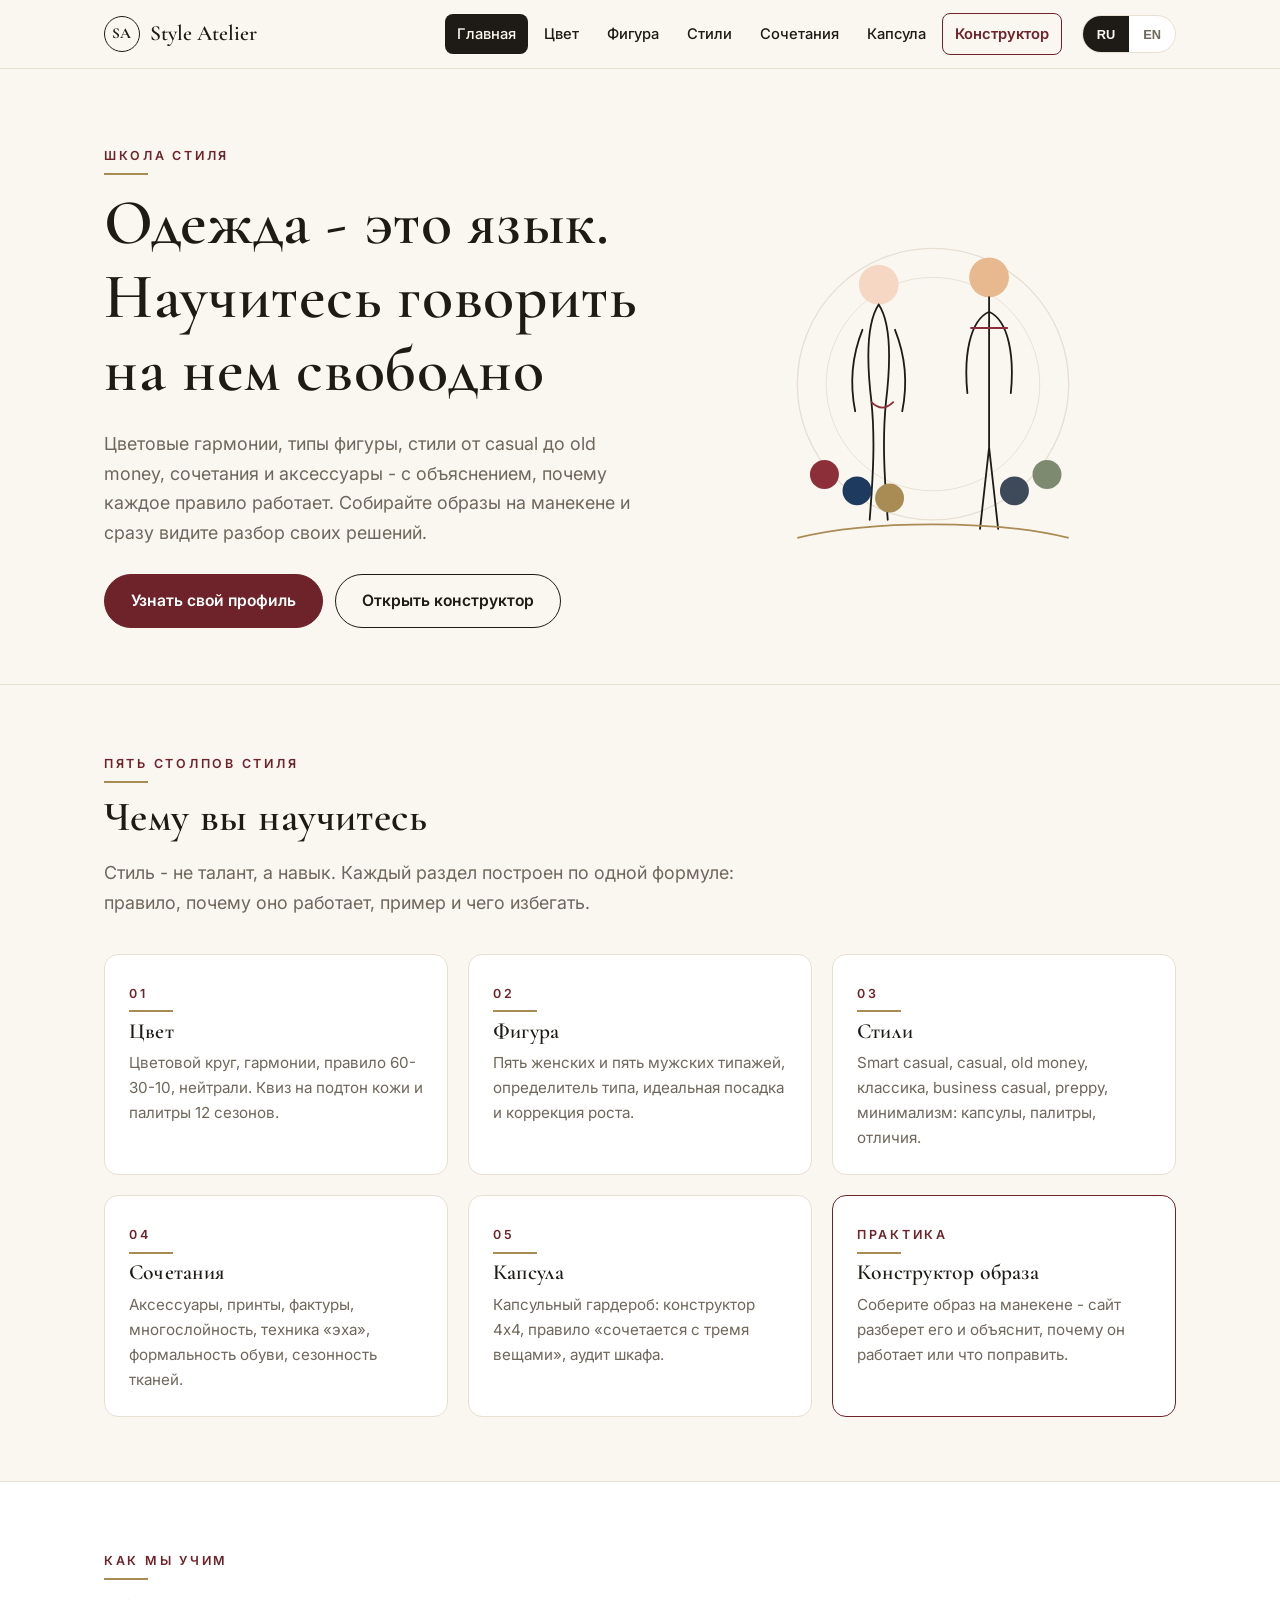
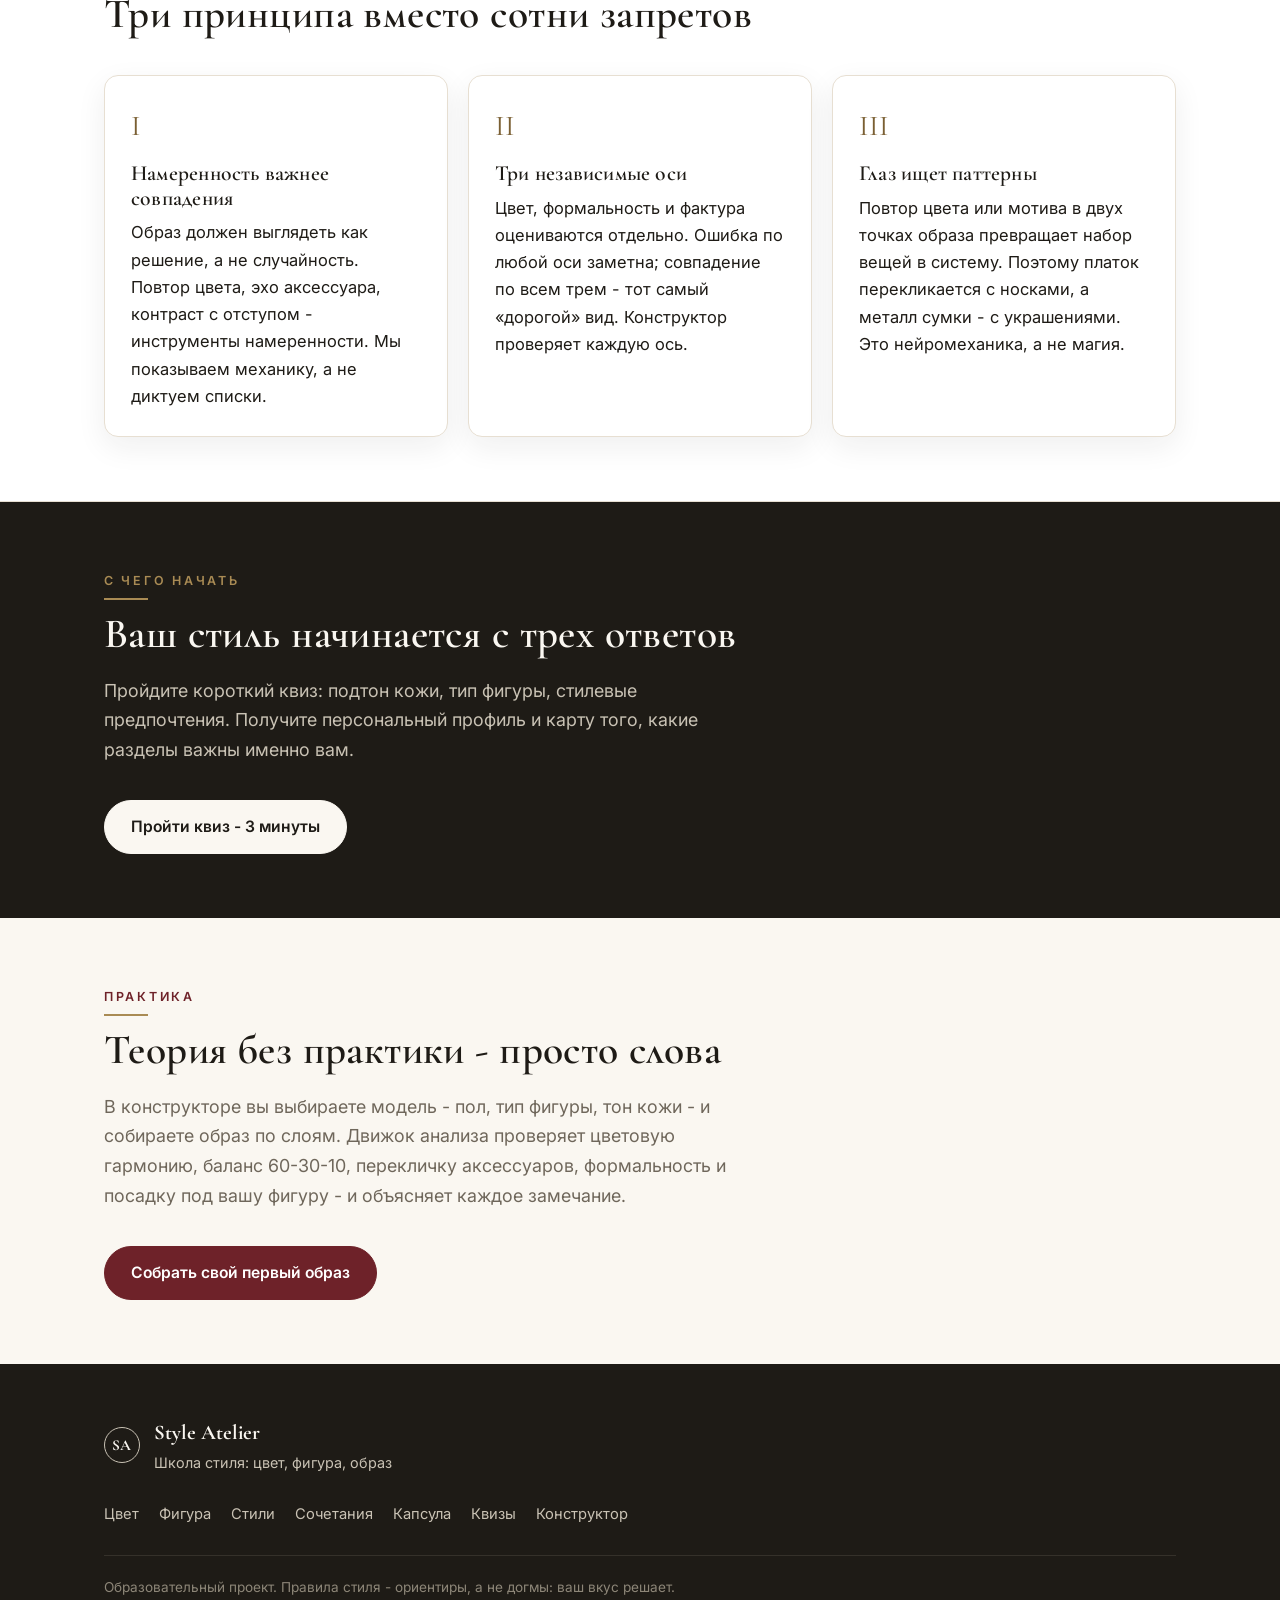
<file: index.html>
<!DOCTYPE html>
<html lang="ru">
<head>
<meta charset="UTF-8">
<meta name="viewport" content="width=device-width, initial-scale=1.0">
<title data-i18n="meta.title">Style Atelier - школа стиля: цвет, фигура, образ</title>
<meta name="description" data-i18n-content="meta.desc" content="Научитесь подбирать одежду: цветовые гармонии, типы фигуры, стили, сочетания и аксессуары. Интерактивный конструктор образов с объяснением каждого решения.">
<meta property="og:type" content="website">
<meta property="og:title" data-i18n-content="meta.title" content="Style Atelier - школа стиля: цвет, фигура, образ">
<meta property="og:description" data-i18n-content="meta.desc" content="Научитесь подбирать одежду: цветовые гармонии, типы фигуры, стили, сочетания и аксессуары. Интерактивный конструктор образов с объяснением каждого решения.">
<meta name="theme-color" content="#FAF7F1">
<link rel="preconnect" href="https://fonts.googleapis.com">
<link rel="preconnect" href="https://fonts.gstatic.com" crossorigin>
<link href="https://fonts.googleapis.com/css2?family=Cormorant+Garamond:ital,wght@0,400;0,500;0,600;0,700;1,400&family=Inter:wght@400;500;600&display=swap" rel="stylesheet">
<link rel="stylesheet" href="css/style.css">
</head>
<body>
<a class="skip-link" href="#main" data-i18n="a11y.skip">Перейти к содержимому</a>
<header class="site-header">
  <div class="wrap header-inner">
    <a class="brand" href="index.html"><span class="brand-mark">SA</span><span class="brand-name">Style Atelier</span></a>
    <nav class="main-nav" id="mainNav" data-i18n-aria="a11y.nav" aria-label="Основная навигация">
      <a href="index.html" class="active" data-i18n="nav.home">Главная</a>
      <a href="colors.html" data-i18n="nav.colors">Цвет</a>
      <a href="figure.html" data-i18n="nav.figure">Фигура</a>
      <a href="styles.html" data-i18n="nav.styles">Стили</a>
      <a href="combinations.html" data-i18n="nav.combo">Сочетания</a>
      <a href="capsule.html" data-i18n="nav.capsule">Капсула</a>
      <a href="builder.html" data-i18n="nav.builder" class="nav-cta">Конструктор</a>
    </nav>
    <div class="header-actions">
      <div class="lang-switch" role="group" data-i18n-aria="a11y.langLabel" aria-label="Выбор языка">
        <button data-lang="ru" class="active">RU</button><button data-lang="en">EN</button>
      </div>
      <button class="nav-toggle" id="navToggle" data-i18n-aria="a11y.menu" aria-label="Меню"><span></span><span></span><span></span></button>
    </div>
  </div>
</header>
<main id="main" tabindex="-1">
  <section class="hero">
    <div class="wrap hero-inner">
      <div>
        <span class="eyebrow" data-i18n="hero.eyebrow">Школа стиля</span>
        <h1 data-i18n="hero.title">Одежда - это язык. Научитесь говорить на нем свободно</h1>
        <p class="lede" data-i18n="hero.lede">Цветовые гармонии, типы фигуры, стили от casual до old money, сочетания и аксессуары - с объяснением, почему каждое правило работает. Собирайте образы на манекене и сразу видите разбор своих решений.</p>
        <div class="hero-cta">
          <a class="btn btn-primary" href="quiz.html" data-i18n="hero.cta1">Узнать свой профиль</a>
          <a class="btn btn-ghost" href="builder.html" data-i18n="hero.cta2">Открыть конструктор</a>
        </div>
      </div>
      <div class="hero-art" aria-hidden="true">
        <svg viewBox="0 0 420 460" width="380" role="img">
          <title>Style Atelier</title>
          <circle cx="210" cy="230" r="150" fill="none" stroke="#E7DFD2" stroke-width="1.5"/>
          <circle cx="210" cy="230" r="118" fill="none" stroke="#E7DFD2" stroke-width="1"/>
          <!-- female silhouette -->
          <g stroke="#1E1B16" stroke-width="2" fill="none" stroke-linecap="round">
            <circle cx="150" cy="120" r="22" fill="#F5D7C4" stroke="none"/>
            <path d="M150 142 C 138 160, 136 200, 142 250 C 146 290, 144 330, 140 380 M150 142 C 162 160, 164 200, 158 250 C 154 290, 156 330, 160 380" />
            <path d="M132 170 C 120 200, 118 230, 124 260 M168 170 C 180 200, 182 230, 176 260"/>
            <path d="M142 250 C 150 258, 158 258, 166 250" stroke="#8C2F39"/>
          </g>
          <!-- male silhouette -->
          <g stroke="#1E1B16" stroke-width="2" fill="none" stroke-linecap="round">
            <circle cx="272" cy="112" r="22" fill="#E8B98F" stroke="none"/>
            <path d="M272 134 L 272 300 M272 150 C 250 160, 244 200, 248 240 M272 150 C 294 160, 300 200, 296 240 M272 300 L 262 390 M272 300 L 282 390"/>
            <path d="M252 168 L 292 168" stroke="#8C2F39"/>
          </g>
          <!-- swatches -->
          <g>
            <circle cx="90" cy="330" r="16" fill="#8C2F39"/><circle cx="126" cy="348" r="16" fill="#1E3A5F"/>
            <circle cx="162" cy="356" r="16" fill="#A98B54"/><circle cx="300" cy="348" r="16" fill="#3E4A5A"/>
            <circle cx="336" cy="330" r="16" fill="#7D8A6F"/>
          </g>
          <path d="M60 400 C 140 380, 280 380, 360 400" stroke="#A98B54" stroke-width="2" fill="none"/>
        </svg>
      </div>
    </div>
  </section>

  <section class="section">
    <div class="wrap">
      <div class="section-head reveal">
        <span class="eyebrow" data-i18n="pillars.eyebrow">Пять столпов стиля</span>
        <h2 data-i18n="pillars.title">Чему вы научитесь</h2>
        <p class="lede" data-i18n="pillars.lede">Стиль - не талант, а навык. Каждый раздел построен по одной формуле: правило, почему оно работает, пример и чего избегать.</p>
      </div>
      <div class="card-grid reveal">
        <a class="next-card" href="colors.html">
          <span class="eyebrow" data-i18n="pillars.c1.k">01</span>
          <h3 data-i18n="pillars.c1.t">Цвет</h3>
          <p data-i18n="pillars.c1.d">Цветовой круг, гармонии, правило 60-30-10, нейтрали. Квиз на подтон кожи и палитры 12 сезонов.</p>
        </a>
        <a class="next-card" href="figure.html">
          <span class="eyebrow" data-i18n="pillars.c2.k">02</span>
          <h3 data-i18n="pillars.c2.t">Фигура</h3>
          <p data-i18n="pillars.c2.d">Пять женских и пять мужских типажей, определитель типа, идеальная посадка и коррекция роста.</p>
        </a>
        <a class="next-card" href="styles.html">
          <span class="eyebrow" data-i18n="pillars.c3.k">03</span>
          <h3 data-i18n="pillars.c3.t">Стили</h3>
          <p data-i18n="pillars.c3.d">Smart casual, casual, old money, классика, business casual, preppy, минимализм: капсулы, палитры, отличия.</p>
        </a>
        <a class="next-card" href="combinations.html">
          <span class="eyebrow" data-i18n="pillars.c4.k">04</span>
          <h3 data-i18n="pillars.c4.t">Сочетания</h3>
          <p data-i18n="pillars.c4.d">Аксессуары, принты, фактуры, многослойность, техника "эха", формальность обуви, сезонность тканей.</p>
        </a>
        <a class="next-card" href="capsule.html">
          <span class="eyebrow" data-i18n="pillars.c5.k">05</span>
          <h3 data-i18n="pillars.c5.t">Капсула</h3>
          <p data-i18n="pillars.c5.d">Капсульный гардероб: конструктор 4x4, правило "сочетается с тремя вещами", аудит шкафа.</p>
        </a>
        <a class="next-card" href="builder.html" style="border-color:var(--accent-ink)">
          <span class="eyebrow" data-i18n="pillars.c6.k">Практика</span>
          <h3 data-i18n="pillars.c6.t">Конструктор образа</h3>
          <p data-i18n="pillars.c6.d">Соберите образ на манекене - сайт разберет его и объяснит, почему он работает или что поправить.</p>
        </a>
      </div>
    </div>
  </section>

  <section class="section alt">
    <div class="wrap">
      <div class="section-head reveal">
        <span class="eyebrow" data-i18n="principles.eyebrow">Как мы учим</span>
        <h2 data-i18n="principles.title">Три принципа вместо сотни запретов</h2>
      </div>
      <div class="card-grid three reveal">
        <div class="card">
          <div class="icon">I</div>
          <h3 data-i18n="principles.p1.t">Намеренность важнее совпадения</h3>
          <p data-i18n="principles.p1.d">Образ должен выглядеть как решение, а не случайность. Повтор цвета, эхо аксессуара, контраст с отступом - инструменты намеренности. Мы показываем механику, а не диктуем списки.</p>
        </div>
        <div class="card">
          <div class="icon">II</div>
          <h3 data-i18n="principles.p2.t">Три независимые оси</h3>
          <p data-i18n="principles.p2.d">Цвет, формальность и фактура оцениваются отдельно. Ошибка по любой оси заметна; совпадение по всем трем - тот самый "дорогой" вид. Конструктор проверяет каждую ось.</p>
        </div>
        <div class="card">
          <div class="icon">III</div>
          <h3 data-i18n="principles.p3.t">Глаз ищет паттерны</h3>
          <p data-i18n="principles.p3.d">Повтор цвета или мотива в двух точках образа превращает набор вещей в систему. Поэтому платок перекликается с носками, а металл сумки - с украшениями. Это нейромеханика, а не магия.</p>
        </div>
      </div>
    </div>
  </section>

  <section class="section dark">
    <div class="wrap">
      <div class="section-head reveal">
        <span class="eyebrow" data-i18n="start.eyebrow">С чего начать</span>
        <h2 data-i18n="start.title">Ваш стиль начинается с трех ответов</h2>
        <p class="lede" data-i18n="start.lede">Пройдите короткий квиз: подтон кожи, тип фигуры, стилевые предпочтения. Получите персональный профиль и карту того, какие разделы важны именно вам.</p>
      </div>
      <div class="reveal">
        <a class="btn btn-light" href="quiz.html" data-i18n="start.cta">Пройти квиз - 3 минуты</a>
      </div>
    </div>
  </section>

  <section class="section">
    <div class="wrap">
      <div class="section-head reveal">
        <span class="eyebrow" data-i18n="builder.eyebrow">Практика</span>
        <h2 data-i18n="builder.title">Теория без практики - просто слова</h2>
        <p class="lede" data-i18n="builder.lede">В конструкторе вы выбираете модель - пол, тип фигуры, тон кожи - и собираете образ по слоям. Движок анализа проверяет цветовую гармонию, баланс 60-30-10, перекличку аксессуаров, формальность и посадку под вашу фигуру - и объясняет каждое замечание.</p>
      </div>
      <div class="reveal">
        <a class="btn btn-primary" href="builder.html" data-i18n="builder.cta">Собрать свой первый образ</a>
      </div>
    </div>
  </section>
</main>
<footer class="site-footer">
  <div class="wrap footer-inner">
    <div class="footer-brand"><span class="brand-mark">SA</span><div><strong>Style Atelier</strong><p data-i18n="footer.tag">Школа стиля: цвет, фигура, образ</p></div></div>
    <nav class="footer-nav" data-i18n-aria="a11y.navFooter" aria-label="Дополнительная навигация">
      <a href="colors.html" data-i18n="nav.colors">Цвет</a>
      <a href="figure.html" data-i18n="nav.figure">Фигура</a>
      <a href="styles.html" data-i18n="nav.styles">Стили</a>
      <a href="combinations.html" data-i18n="nav.combo">Сочетания</a>
      <a href="capsule.html" data-i18n="nav.capsule">Капсула</a>
      <a href="quiz.html" data-i18n="nav.quiz">Квизы</a>
      <a href="builder.html" data-i18n="nav.builder">Конструктор</a>
    </nav>
    <p class="footer-note" data-i18n="footer.note">Образовательный проект. Правила стиля - ориентиры, а не догмы: ваш вкус решает.</p>
  </div>
</footer>
<script>
window.LANG = {
ru: {
  "a11y.skip": "Перейти к содержимому", "a11y.nav": "Основная навигация", "a11y.navFooter": "Дополнительная навигация",
  "a11y.langLabel": "Выбор языка", "a11y.menu": "Меню",
  "meta.title": "Style Atelier - школа стиля: цвет, фигура, образ",
  "meta.desc": "Научитесь подбирать одежду: цветовые гармонии, типы фигуры, стили, сочетания и аксессуары. Интерактивный конструктор образов с объяснением каждого решения.",
  "nav.home": "Главная", "nav.colors": "Цвет", "nav.figure": "Фигура", "nav.styles": "Стили",
  "nav.combo": "Сочетания", "nav.capsule": "Капсула", "nav.builder": "Конструктор", "nav.quiz": "Квизы",
  "footer.tag": "Школа стиля: цвет, фигура, образ",
  "footer.note": "Образовательный проект. Правила стиля - ориентиры, а не догмы: ваш вкус решает.",
  "hero.eyebrow": "Школа стиля",
  "hero.title": "Одежда - это язык. Научитесь говорить на нем свободно",
  "hero.lede": "Цветовые гармонии, типы фигуры, стили от casual до old money, сочетания и аксессуары - с объяснением, почему каждое правило работает. Собирайте образы на манекене и сразу видите разбор своих решений.",
  "hero.cta1": "Узнать свой профиль",
  "hero.cta2": "Открыть конструктор",
  "pillars.eyebrow": "Пять столпов стиля",
  "pillars.title": "Чему вы научитесь",
  "pillars.lede": "Стиль - не талант, а навык. Каждый раздел построен по одной формуле: правило, почему оно работает, пример и чего избегать.",
  "pillars.c1.k": "01", "pillars.c1.t": "Цвет",
  "pillars.c1.d": "Цветовой круг, гармонии, правило 60-30-10, нейтрали. Квиз на подтон кожи и палитры 12 сезонов.",
  "pillars.c2.k": "02", "pillars.c2.t": "Фигура",
  "pillars.c2.d": "Пять женских и пять мужских типажей, определитель типа, идеальная посадка и коррекция роста.",
  "pillars.c3.k": "03", "pillars.c3.t": "Стили",
  "pillars.c3.d": "Smart casual, casual, old money, классика, business casual, preppy, минимализм: капсулы, палитры, отличия.",
  "pillars.c4.k": "04", "pillars.c4.t": "Сочетания",
  "pillars.c4.d": "Аксессуары, принты, фактуры, многослойность, техника «эха», формальность обуви, сезонность тканей.",
  "pillars.c5.k": "05", "pillars.c5.t": "Капсула",
  "pillars.c5.d": "Капсульный гардероб: конструктор 4x4, правило «сочетается с тремя вещами», аудит шкафа.",
  "pillars.c6.k": "Практика", "pillars.c6.t": "Конструктор образа",
  "pillars.c6.d": "Соберите образ на манекене - сайт разберет его и объяснит, почему он работает или что поправить.",
  "principles.eyebrow": "Как мы учим",
  "principles.title": "Три принципа вместо сотни запретов",
  "principles.p1.t": "Намеренность важнее совпадения",
  "principles.p1.d": "Образ должен выглядеть как решение, а не случайность. Повтор цвета, эхо аксессуара, контраст с отступом - инструменты намеренности. Мы показываем механику, а не диктуем списки.",
  "principles.p2.t": "Три независимые оси",
  "principles.p2.d": "Цвет, формальность и фактура оцениваются отдельно. Ошибка по любой оси заметна; совпадение по всем трем - тот самый «дорогой» вид. Конструктор проверяет каждую ось.",
  "principles.p3.t": "Глаз ищет паттерны",
  "principles.p3.d": "Повтор цвета или мотива в двух точках образа превращает набор вещей в систему. Поэтому платок перекликается с носками, а металл сумки - с украшениями. Это нейромеханика, а не магия.",
  "start.eyebrow": "С чего начать",
  "start.title": "Ваш стиль начинается с трех ответов",
  "start.lede": "Пройдите короткий квиз: подтон кожи, тип фигуры, стилевые предпочтения. Получите персональный профиль и карту того, какие разделы важны именно вам.",
  "start.cta": "Пройти квиз - 3 минуты",
  "builder.eyebrow": "Практика",
  "builder.title": "Теория без практики - просто слова",
  "builder.lede": "В конструкторе вы выбираете модель - пол, тип фигуры, тон кожи - и собираете образ по слоям. Движок анализа проверяет цветовую гармонию, баланс 60-30-10, перекличку аксессуаров, формальность и посадку под вашу фигуру - и объясняет каждое замечание.",
  "builder.cta": "Собрать свой первый образ"
},
en: {
  "a11y.skip": "Skip to content", "a11y.nav": "Main navigation", "a11y.navFooter": "Footer navigation",
  "a11y.langLabel": "Language selection", "a11y.menu": "Menu",
  "meta.title": "Style Atelier - the school of style: color, figure, outfit",
  "meta.desc": "Learn to dress well: color harmonies, body types, styles, combinations and accessories. An interactive outfit builder that explains every decision.",
  "nav.home": "Home", "nav.colors": "Color", "nav.figure": "Figure", "nav.styles": "Styles",
  "nav.combo": "Combinations", "nav.capsule": "Capsule", "nav.builder": "Builder", "nav.quiz": "Quizzes",
  "footer.tag": "The school of style: color, figure, outfit",
  "footer.note": "An educational project. Style rules are guidelines, not dogma: your taste decides.",
  "hero.eyebrow": "School of style",
  "hero.title": "Clothing is a language. Learn to speak it fluently",
  "hero.lede": "Color harmonies, body types, styles from casual to old money, combinations and accessories - with explanations of why each rule works. Build outfits on a model and get instant feedback on your choices.",
  "hero.cta1": "Discover your profile",
  "hero.cta2": "Open the builder",
  "pillars.eyebrow": "Five pillars of style",
  "pillars.title": "What you will learn",
  "pillars.lede": "Style is not a talent, it is a skill. Every section follows one formula: the rule, why it works, an example, and what to avoid.",
  "pillars.c1.k": "01", "pillars.c1.t": "Color",
  "pillars.c1.d": "The color wheel, harmonies, the 60-30-10 rule, neutrals. A skin-undertone quiz and the 12-season palettes.",
  "pillars.c2.k": "02", "pillars.c2.t": "Figure",
  "pillars.c2.d": "Five women's and five men's body types, a type finder, fit checkpoints and dressing for your height.",
  "pillars.c3.k": "03", "pillars.c3.t": "Styles",
  "pillars.c3.d": "Smart casual, casual, old money, classic, business casual, preppy, minimalism: capsules, palettes, differences.",
  "pillars.c4.k": "04", "pillars.c4.t": "Combinations",
  "pillars.c4.d": "Accessories, prints, textures, layering, the echo technique, shoe formality, seasonal fabrics.",
  "pillars.c5.k": "05", "pillars.c5.t": "Capsule",
  "pillars.c5.d": "The capsule wardrobe: a 4x4 builder, the 'pairs with three things' rule, closet audit.",
  "pillars.c6.k": "Practice", "pillars.c6.t": "Outfit builder",
  "pillars.c6.d": "Build an outfit on a model - the site will break it down and explain why it works or what to fix.",
  "principles.eyebrow": "How we teach",
  "principles.title": "Three principles instead of a hundred prohibitions",
  "principles.p1.t": "Intention beats matching",
  "principles.p1.d": "An outfit should look like a decision, not an accident. Color repetition, accessory echo, offset contrast are tools of intention. We show the mechanics instead of dictating lists.",
  "principles.p2.t": "Three independent axes",
  "principles.p2.d": "Color, formality and texture are judged separately. A miss on any axis shows; alignment on all three is that 'expensive' look. The builder checks each axis.",
  "principles.p3.t": "The eye seeks patterns",
  "principles.p3.d": "Repeating a color or motif in two points of an outfit turns a set of items into a system. That is why a pocket square echoes the socks, and bag hardware echoes jewelry. It is neuroscience, not magic.",
  "start.eyebrow": "Where to begin",
  "start.title": "Your style starts with three answers",
  "start.lede": "Take a short quiz: skin undertone, body type, style preferences. Get a personal profile and a map of which sections matter most for you.",
  "start.cta": "Take the quiz - 3 minutes",
  "builder.eyebrow": "Practice",
  "builder.title": "Theory without practice is just words",
  "builder.lede": "In the builder you choose a model - gender, body type, skin tone - and assemble an outfit layer by layer. The analysis engine checks color harmony, the 60-30-10 balance, accessory echo, formality and fit for your body type - and explains its reasoning.",
  "builder.cta": "Build your first outfit"
}};
</script>
<script src="js/common.js"></script>
</body>
</html>
</file>
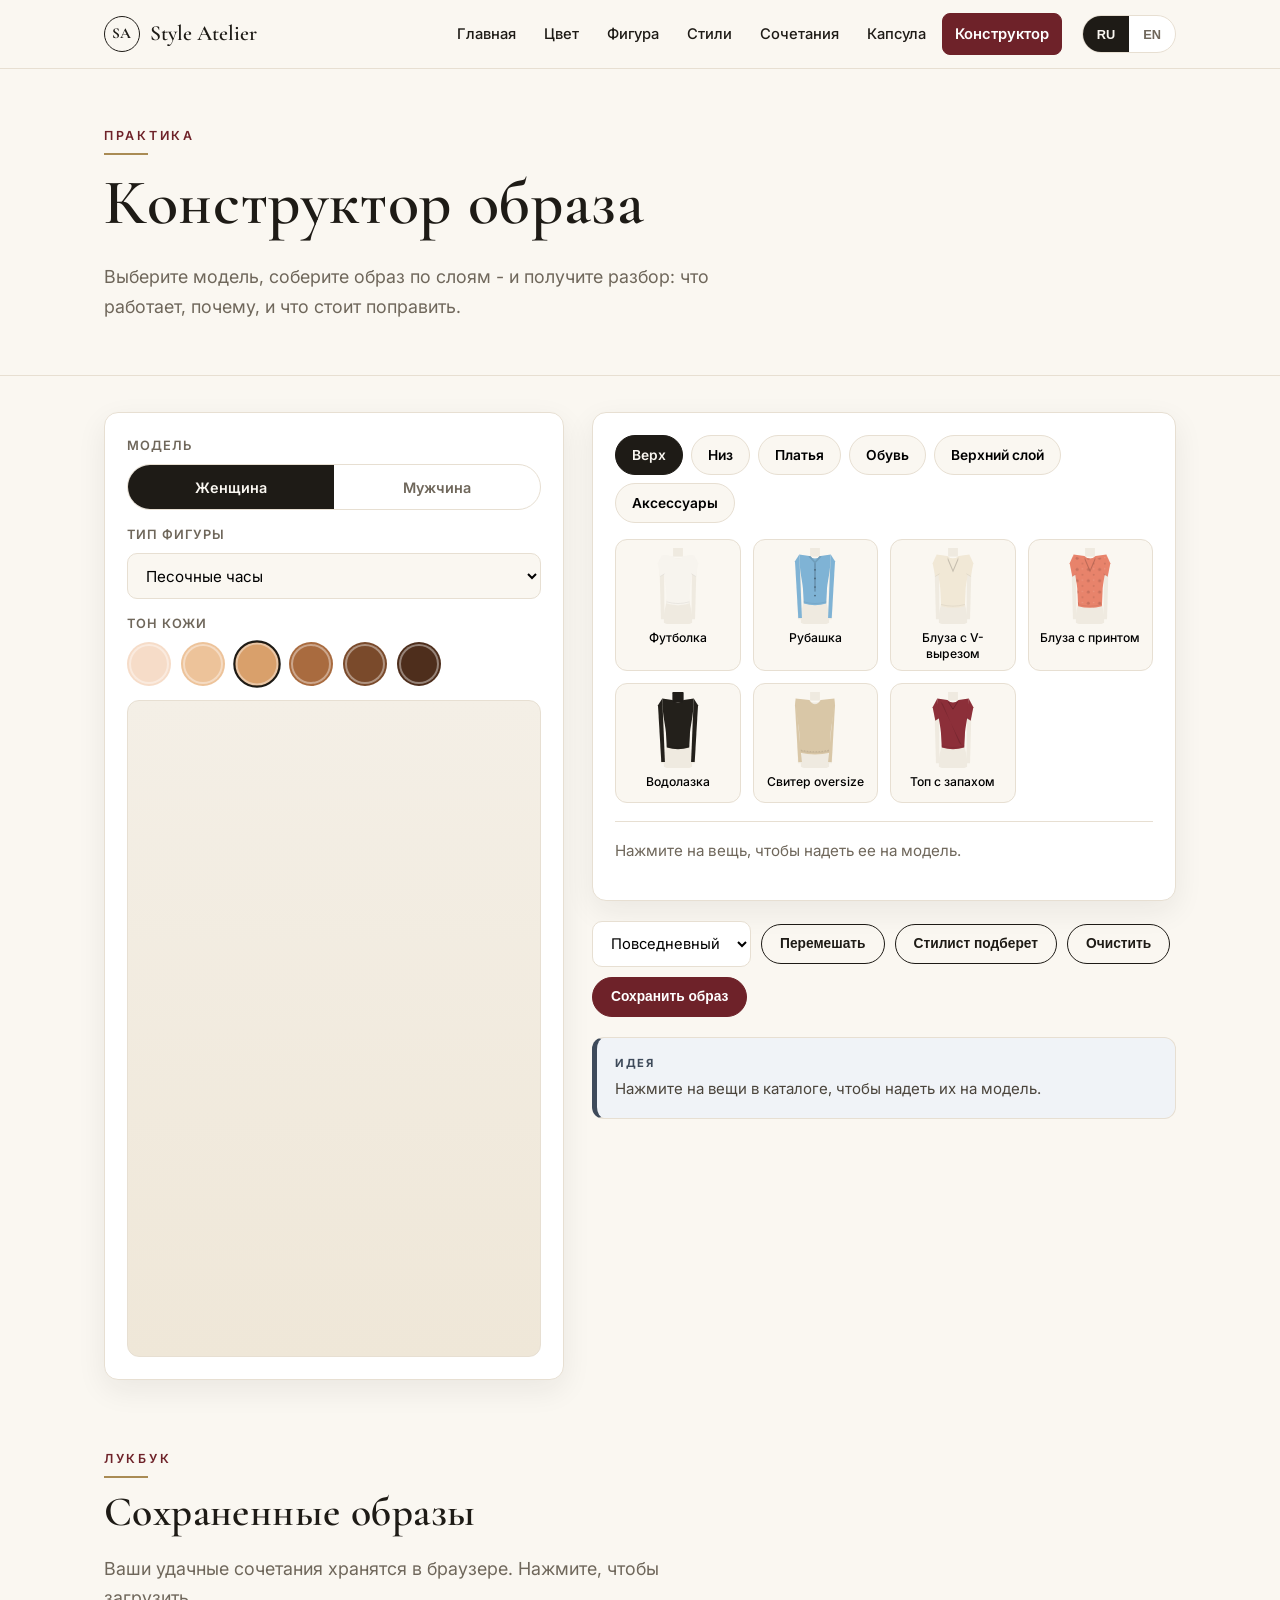
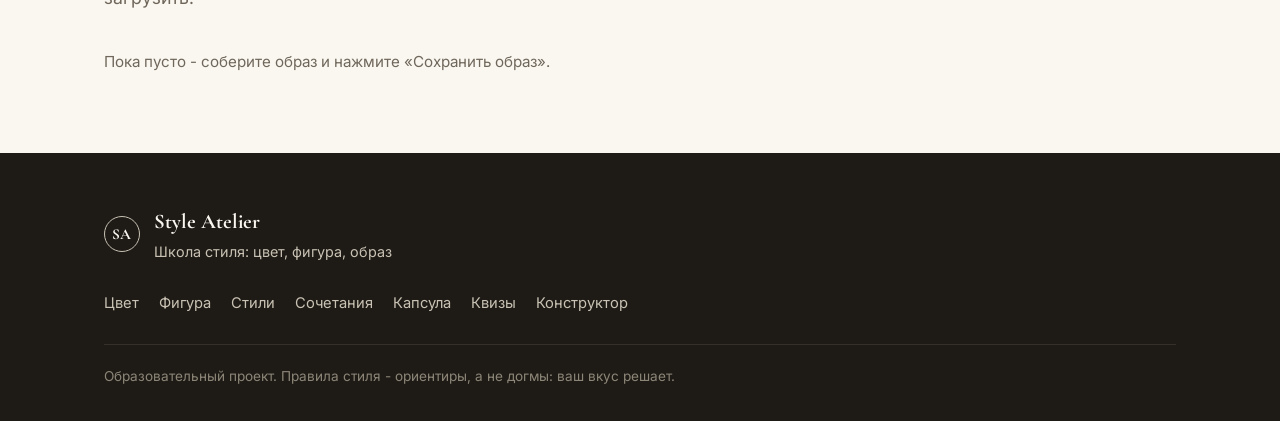
<file: builder.html>
<!DOCTYPE html>
<html lang="ru">
<head>
<meta charset="UTF-8">
<meta name="viewport" content="width=device-width, initial-scale=1.0">
<title data-i18n="meta.title">Style Atelier - конструктор образа</title>
<meta name="description" data-i18n-content="meta.desc" content="Соберите образ на манекене: пол, тип фигуры, тон кожи, слои одежды. Движок анализа объяснит, почему образ работает.">
<meta property="og:type" content="website">
<meta property="og:title" data-i18n-content="meta.title" content="Style Atelier - конструктор образа">
<meta property="og:description" data-i18n-content="meta.desc" content="Соберите образ на манекене: пол, тип фигуры, тон кожи, слои одежды. Движок анализа объяснит, почему образ работает.">
<meta name="theme-color" content="#FAF7F1">
<link rel="preconnect" href="https://fonts.googleapis.com">
<link rel="preconnect" href="https://fonts.gstatic.com" crossorigin>
<link href="https://fonts.googleapis.com/css2?family=Cormorant+Garamond:ital,wght@0,400;0,500;0,600;0,700;1,400&family=Inter:wght@400;500;600&display=swap" rel="stylesheet">
<link rel="stylesheet" href="css/style.css">
<style>
main.page-builder .builder-grid{display:grid;grid-template-columns:minmax(320px,460px) 1fr;gap:28px;align-items:start}
.model-card{background:var(--paper);border:1px solid var(--line);border-radius:var(--radius);padding:22px;box-shadow:var(--shadow);position:sticky;top:88px}
.model-controls{display:grid;gap:14px;margin-bottom:14px}
.seg{display:flex;border:1px solid var(--line);border-radius:999px;overflow:hidden}
.seg button{flex:1;border:0;background:transparent;padding:10px;font-size:.9rem;font-weight:600;cursor:pointer;color:var(--muted);min-height:44px;font-family:var(--sans)}
.seg button.active{background:var(--ink);color:var(--cream)}
.field label{display:block;font-size:.8rem;font-weight:600;letter-spacing:.08em;text-transform:uppercase;color:var(--muted);margin-bottom:8px}
.field select{width:100%;padding:11px 14px;border:1.5px solid var(--line);border-radius:10px;font-size:.95rem;font-family:var(--sans);background:var(--cream);min-height:46px}
.skin-row{display:flex;gap:10px;flex-wrap:wrap}
.skin{width:44px;height:44px;border-radius:50%;border:2px solid transparent;cursor:pointer;background:var(--c);box-shadow:inset 0 0 0 2px rgba(255,255,255,.4)}
.skin.active{border-color:var(--ink);transform:scale(1.08)}
.stage{background:linear-gradient(180deg,#F4EFE6,#EFE7D8);border:1px solid var(--line);border-radius:12px;display:flex;justify-content:center;padding:10px 0}
.stage svg{width:100%;max-width:340px;height:auto}
.wardrobe-card{background:var(--paper);border:1px solid var(--line);border-radius:var(--radius);padding:22px;box-shadow:var(--shadow)}
.cat-tabs{display:flex;flex-wrap:wrap;gap:8px;margin-bottom:16px}
.cat-tabs button{border:1.5px solid var(--line);background:var(--cream);border-radius:999px;padding:9px 16px;font-size:.86rem;font-weight:600;cursor:pointer;font-family:var(--sans);min-height:40px}
.cat-tabs button.active{background:var(--ink);color:var(--cream);border-color:var(--ink)}
.item-grid{display:grid;grid-template-columns:repeat(auto-fill,minmax(104px,1fr));gap:12px}
.item-btn{border:1.5px solid var(--line);background:var(--cream);border-radius:12px;padding:8px;cursor:pointer;display:flex;flex-direction:column;align-items:center;gap:6px;min-height:120px;font-family:var(--sans)}
.item-btn svg{width:64px;height:76px}
.item-btn span{font-size:.76rem;font-weight:500;text-align:center;line-height:1.3}
.item-btn:hover{border-color:var(--gold)}
.item-btn.worn{border-color:var(--accent-ink);background:var(--accent-soft)}
.worn-list{margin-top:18px;border-top:1px solid var(--line);padding-top:16px;display:grid;gap:10px}
.worn-row{display:flex;align-items:center;gap:12px;background:var(--cream);border:1px solid var(--line);border-radius:10px;padding:8px 12px}
.worn-row .dot{width:26px;height:26px;border-radius:50%;background:var(--c);border:1px solid rgba(0,0,0,.15);cursor:pointer;flex:none}
.worn-row .nm{flex:1;font-size:.9rem;font-weight:500}
.worn-row .rm{border:0;background:none;font-size:1.2rem;cursor:pointer;color:var(--muted);width:36px;height:36px}
.palette-pop{position:fixed;z-index:100;background:var(--paper);border:1px solid var(--line);border-radius:12px;box-shadow:0 18px 44px rgba(0,0,0,.18);padding:14px;display:grid;grid-template-columns:repeat(8,34px);gap:8px}
.palette-pop button{width:34px;height:34px;border-radius:50%;border:1px solid rgba(0,0,0,.15);cursor:pointer;background:var(--c)}
.palette-pop button:hover{transform:scale(1.15)}
.builder-actions{display:flex;flex-wrap:wrap;gap:10px;margin:20px 0;align-items:center}
.builder-actions select{padding:11px 14px;border:1.5px solid var(--line);border-radius:10px;font-family:var(--sans);font-size:.92rem;background:var(--paper);min-height:46px}
.analysis{margin-top:8px}
.verdict{display:flex;gap:18px;align-items:center;background:var(--paper);border:1px solid var(--line);border-radius:var(--radius);padding:22px;box-shadow:var(--shadow);margin-bottom:16px}
.verdict[hidden]{display:none}
.meter{width:92px;height:92px;flex:none}
.meter .bg{stroke:var(--line)}
.meter .fg{stroke:var(--sage);stroke-linecap:round;transition:stroke-dashoffset .8s ease}
.insight{border-radius:12px;padding:16px 18px;margin-bottom:10px;border:1px solid var(--line);background:var(--paper)}
.insight.good{border-left:5px solid var(--sage);background:#F4F6EF}
.insight.warn{border-left:5px solid var(--accent);background:#FBF1F0}
.insight.tip{border-left:5px solid var(--slate);background:#F0F3F7}
.insight h4{font-family:var(--serif);font-size:1.15rem;margin-bottom:.3em}
.insight p{margin:0;font-size:.94rem;color:#4A443B}
.insight .tag{font-size:.7rem;font-weight:700;letter-spacing:.14em;text-transform:uppercase;margin-bottom:.4em;display:block}
.insight.good .tag{color:var(--sage-ink)} .insight.warn .tag{color:var(--accent-ink)} .insight.tip .tag{color:var(--slate)}
.lookbook-grid{display:grid;grid-template-columns:repeat(auto-fill,minmax(150px,1fr));gap:14px}
.look{border:1px solid var(--line);border-radius:12px;background:var(--paper);padding:10px;text-align:center;cursor:pointer}
.look svg{width:100%;height:150px}
.look .ln{font-size:.82rem;font-weight:600;margin-top:6px}
.look .ld{border:0;background:none;color:var(--muted);font-size:.78rem;cursor:pointer;text-decoration:underline}
.empty-note{color:var(--muted);font-size:.95rem}
@media(max-width:960px){main.page-builder .builder-grid{grid-template-columns:1fr}.model-card{position:static}}
</style>
</head>
<body>
<a class="skip-link" href="#main" data-i18n="a11y.skip">Перейти к содержимому</a>
<header class="site-header">
  <div class="wrap header-inner">
    <a class="brand" href="index.html"><span class="brand-mark">SA</span><span class="brand-name">Style Atelier</span></a>
    <nav class="main-nav" id="mainNav" data-i18n-aria="a11y.nav" aria-label="Основная навигация">
      <a href="index.html" data-i18n="nav.home">Главная</a>
      <a href="colors.html" data-i18n="nav.colors">Цвет</a>
      <a href="figure.html" data-i18n="nav.figure">Фигура</a>
      <a href="styles.html" data-i18n="nav.styles">Стили</a>
      <a href="combinations.html" data-i18n="nav.combo">Сочетания</a>
      <a href="capsule.html" data-i18n="nav.capsule">Капсула</a>
      <a href="builder.html" class="active nav-cta" data-i18n="nav.builder">Конструктор</a>
    </nav>
    <div class="header-actions">
      <div class="lang-switch" role="group" data-i18n-aria="a11y.langLabel" aria-label="Выбор языка">
        <button data-lang="ru" class="active">RU</button><button data-lang="en">EN</button>
      </div>
      <button class="nav-toggle" id="navToggle" data-i18n-aria="a11y.menu" aria-label="Меню"><span></span><span></span><span></span></button>
    </div>
  </div>
</header>
<main id="main" tabindex="-1" class="page-builder">
  <section class="hero" style="padding:52px 0 36px">
    <div class="wrap">
      <span class="eyebrow" data-i18n="hero.eyebrow">Практика</span>
      <h1 data-i18n="hero.title">Конструктор образа</h1>
      <p class="lede" data-i18n="hero.lede">Выберите модель, соберите образ по слоям - и получите разбор: что работает, почему, и что стоит поправить.</p>
    </div>
  </section>
  <section class="section" style="padding-top:36px">
    <div class="wrap">
      <div class="builder-grid">
        <div class="model-card">
          <div class="model-controls">
            <div class="field">
              <label data-i18n="model.gender">Модель</label>
              <div class="seg" id="genderSeg">
                <button data-g="f" class="active" data-i18n="model.f">Женщина</button>
                <button data-g="m" data-i18n="model.m">Мужчина</button>
              </div>
            </div>
            <div class="field">
              <label data-i18n="model.shape">Тип фигуры</label>
              <select id="shapeSel"></select>
            </div>
            <div class="field">
              <label data-i18n="model.skin">Тон кожи</label>
              <div class="skin-row" id="skinRow"></div>
            </div>
          </div>
          <div class="stage"><svg id="stage" viewBox="0 0 300 560" role="img" data-i18n-aria="a11y.mannequin" aria-label="Манекен"></svg></div>
        </div>
        <div>
          <div class="wardrobe-card">
            <div class="cat-tabs" id="catTabs"></div>
            <div class="item-grid" id="itemGrid"></div>
            <div class="worn-list" id="wornList"></div>
          </div>
          <div class="builder-actions">
            <select id="occasionSel" data-i18n-aria="act.occasion"></select>
            <button class="btn btn-ghost btn-small" id="btnShuffle" data-i18n="act.shuffle">Перемешать</button>
            <button class="btn btn-ghost btn-small" id="btnAuto" data-i18n="act.auto">Стилист подберет</button>
            <button class="btn btn-ghost btn-small" id="btnClear" data-i18n="act.clear">Очистить</button>
            <button class="btn btn-primary btn-small" id="btnSave" data-i18n="act.save">Сохранить образ</button>
          </div>
          <div class="analysis">
            <div class="verdict" id="verdict" hidden>
              <svg class="meter" viewBox="0 0 100 100" aria-hidden="true"><circle class="bg" cx="50" cy="50" r="42" fill="none" stroke-width="10"/><circle class="fg" id="meterFg" cx="50" cy="50" r="42" fill="none" stroke-width="10" stroke-dasharray="264" stroke-dashoffset="264" transform="rotate(-90 50 50)"/><text x="50" y="58" text-anchor="middle" font-size="24" font-weight="700" fill="#1E1B16" id="meterNum">0</text></svg>
              <div><h3 data-i18n="verdict.t">Разбор образа</h3><p id="verdictText" style="margin:0"></p></div>
            </div>
            <div id="insights"></div>
          </div>
        </div>
      </div>
      <div class="section" style="padding-bottom:0">
        <div class="section-head">
          <span class="eyebrow" data-i18n="look.t">Лукбук</span>
          <h2 data-i18n="look.h">Сохраненные образы</h2>
          <p class="lede" data-i18n="look.d">Ваши удачные сочетания хранятся в браузере. Нажмите, чтобы загрузить.</p>
        </div>
        <div class="lookbook-grid" id="lookbook"></div>
        <p class="empty-note" id="lookEmpty" data-i18n="look.empty">Пока пусто - соберите образ и нажмите "Сохранить образ".</p>
      </div>
    </div>
  </section>
</main>
<footer class="site-footer">
  <div class="wrap footer-inner">
    <div class="footer-brand"><span class="brand-mark">SA</span><div><strong>Style Atelier</strong><p data-i18n="footer.tag">Школа стиля: цвет, фигура, образ</p></div></div>
    <nav class="footer-nav" data-i18n-aria="a11y.navFooter" aria-label="Дополнительная навигация">
      <a href="colors.html" data-i18n="nav.colors">Цвет</a>
      <a href="figure.html" data-i18n="nav.figure">Фигура</a>
      <a href="styles.html" data-i18n="nav.styles">Стили</a>
      <a href="combinations.html" data-i18n="nav.combo">Сочетания</a>
      <a href="capsule.html" data-i18n="nav.capsule">Капсула</a>
      <a href="quiz.html" data-i18n="nav.quiz">Квизы</a>
      <a href="builder.html" data-i18n="nav.builder">Конструктор</a>
    </nav>
    <p class="footer-note" data-i18n="footer.note">Образовательный проект. Правила стиля - ориентиры, а не догмы: ваш вкус решает.</p>
  </div>
</footer>
<script>
window.LANG = {
ru: {
  "a11y.skip": "Перейти к содержимому", "a11y.nav": "Основная навигация", "a11y.navFooter": "Дополнительная навигация",
  "a11y.langLabel": "Выбор языка", "a11y.menu": "Меню", "a11y.mannequin": "Манекен",
  "meta.title": "Style Atelier - конструктор образа",
  "meta.desc": "Соберите образ на манекене: пол, тип фигуры, тон кожи, слои одежды. Движок анализа объяснит, почему образ работает.",
  "nav.home": "Главная", "nav.colors": "Цвет", "nav.figure": "Фигура", "nav.styles": "Стили",
  "nav.combo": "Сочетания", "nav.capsule": "Капсула", "nav.builder": "Конструктор", "nav.quiz": "Квизы",
  "footer.tag": "Школа стиля: цвет, фигура, образ",
  "footer.note": "Образовательный проект. Правила стиля - ориентиры, а не догмы: ваш вкус решает.",
  "hero.eyebrow": "Практика", "hero.title": "Конструктор образа",
  "hero.lede": "Выберите модель, соберите образ по слоям - и получите разбор: что работает, почему, и что стоит поправить.",
  "model.gender": "Модель", "model.f": "Женщина", "model.m": "Мужчина",
  "model.shape": "Тип фигуры", "model.skin": "Тон кожи",
  "cat.tops": "Верх", "cat.bottoms": "Низ", "cat.dresses": "Платья", "cat.shoes": "Обувь",
  "cat.outer": "Верхний слой", "cat.acc": "Аксессуары",
  "act.occasion": "Случай", "act.shuffle": "Перемешать", "act.auto": "Стилист подберет",
  "act.clear": "Очистить", "act.save": "Сохранить образ",
  "occ.casual": "Повседневный", "occ.smart": "Smart casual", "occ.business": "Деловой", "occ.evening": "Вечерний",
  "verdict.t": "Разбор образа",
  "look.t": "Лукбук", "look.h": "Сохраненные образы",
  "look.d": "Ваши удачные сочетания хранятся в браузере. Нажмите, чтобы загрузить.",
  "look.empty": "Пока пусто - соберите образ и нажмите «Сохранить образ».",
  "look.load": "Загрузить", "look.del": "удалить",
  "worn.empty": "Нажмите на вещь, чтобы надеть ее на модель.",
  "shape.hourglass": "Песочные часы", "shape.pear": "Груша", "shape.apple": "Яблоко",
  "shape.rectangle": "Прямоугольник", "shape.invTri": "Перевернутый треугольник",
  "shape.trapezoid": "Трапеция", "shape.mInvTri": "Перевернутый треугольник",
  "shape.mRectangle": "Прямоугольник", "shape.triangle": "Треугольник", "shape.oval": "Овал"
},
en: {
  "a11y.skip": "Skip to content", "a11y.nav": "Main navigation", "a11y.navFooter": "Footer navigation",
  "a11y.langLabel": "Language selection", "a11y.menu": "Menu", "a11y.mannequin": "Model",
  "meta.title": "Style Atelier - outfit builder",
  "meta.desc": "Build an outfit on a model: gender, body type, skin tone, clothing layers. The analysis engine explains why the outfit works.",
  "nav.home": "Home", "nav.colors": "Color", "nav.figure": "Figure", "nav.styles": "Styles",
  "nav.combo": "Combinations", "nav.capsule": "Capsule", "nav.builder": "Builder", "nav.quiz": "Quizzes",
  "footer.tag": "The school of style: color, figure, outfit",
  "footer.note": "An educational project. Style rules are guidelines, not dogma: your taste decides.",
  "hero.eyebrow": "Practice", "hero.title": "Outfit builder",
  "hero.lede": "Choose a model, build an outfit layer by layer - and get a breakdown: what works, why, and what to fix.",
  "model.gender": "Model", "model.f": "Woman", "model.m": "Man",
  "model.shape": "Body type", "model.skin": "Skin tone",
  "cat.tops": "Tops", "cat.bottoms": "Bottoms", "cat.dresses": "Dresses", "cat.shoes": "Shoes",
  "cat.outer": "Outerwear", "cat.acc": "Accessories",
  "act.occasion": "Occasion", "act.shuffle": "Shuffle", "act.auto": "Ask the stylist",
  "act.clear": "Clear", "act.save": "Save look",
  "occ.casual": "Casual", "occ.smart": "Smart casual", "occ.business": "Business", "occ.evening": "Evening",
  "verdict.t": "Outfit breakdown",
  "look.t": "Lookbook", "look.h": "Saved looks",
  "look.d": "Your best combinations are stored in the browser. Click to load.",
  "look.empty": "Empty for now - build an outfit and press \u201cSave look\u201d.",
  "look.load": "Load", "look.del": "Delete",
  "worn.empty": "Click a garment to dress the model.",
  "shape.hourglass": "Hourglass", "shape.pear": "Pear", "shape.apple": "Apple",
  "shape.rectangle": "Rectangle", "shape.invTri": "Inverted triangle",
  "shape.trapezoid": "Trapezoid", "shape.mInvTri": "Inverted triangle",
  "shape.mRectangle": "Rectangle", "shape.triangle": "Triangle", "shape.oval": "Oval"
}};
</script>
<script src="js/common.js"></script>
<script>
/* ============ BUILDER ENGINE ============ */
(function(){
"use strict";
var SAH = window.SA;

/* ---------- Color library ---------- */
/* temp: warm/cool/neutral; hue: degrees or null for neutrals; light: 0-100 */
var COLORS = [
  {id:"black",   hex:"#23201B", ru:"Черный", en:"Black", temp:"neutral", neutral:true, hue:null, light:12},
  {id:"white",   hex:"#F7F4EE", ru:"Белый", en:"White", temp:"cool", neutral:true, hue:null, light:95},
  {id:"gray",    hex:"#8B8B8B", ru:"Серый", en:"Gray", temp:"neutral", neutral:true, hue:null, light:55},
  {id:"graphite",hex:"#3E4A5A", ru:"Графит", en:"Graphite", temp:"cool", neutral:true, hue:215, light:30},
  {id:"navy",    hex:"#1E3A5F", ru:"Navy", en:"Navy", temp:"cool", neutral:true, hue:212, light:25},
  {id:"beige",   hex:"#D9C7A7", ru:"Бежевый", en:"Beige", temp:"warm", neutral:true, hue:38, light:75},
  {id:"camel",   hex:"#B98A4E", ru:"Кэмел", en:"Camel", temp:"warm", neutral:true, hue:33, light:55},
  {id:"cream",   hex:"#F1E8D6", ru:"Кремовый", en:"Cream", temp:"warm", neutral:true, hue:42, light:88},
  {id:"brown",   hex:"#5C3A28", ru:"Коричневый", en:"Brown", temp:"warm", neutral:true, hue:22, light:28},
  {id:"choco",   hex:"#3A2A1E", ru:"Шоколад", en:"Chocolate", temp:"warm", neutral:true, hue:25, light:20},
  {id:"olive",   hex:"#6B6B3A", ru:"Оливковый", en:"Olive", temp:"warm", neutral:true, hue:60, light:38},
  {id:"khaki",   hex:"#A89B6C", ru:"Хаки", en:"Khaki", temp:"warm", neutral:true, hue:48, light:55},
  {id:"taupe",   hex:"#8D7F6E", ru:"Тауп", en:"Taupe", temp:"neutral", neutral:true, hue:30, light:50},
  {id:"bordeaux",hex:"#8C2F39", ru:"Бордо", en:"Bordeaux", temp:"warm", neutral:false, hue:355, light:32},
  {id:"red",     hex:"#C0392B", ru:"Красный", en:"Red", temp:"warm", neutral:false, hue:5, light:42},
  {id:"terracotta",hex:"#C46A4A", ru:"Терракота", en:"Terracotta", temp:"warm", neutral:false, hue:16, light:52},
  {id:"mustard", hex:"#D9A441", ru:"Горчица", en:"Mustard", temp:"warm", neutral:false, hue:40, light:58},
  {id:"gold",    hex:"#C9A227", ru:"Золото", en:"Gold", temp:"warm", neutral:false, hue:46, light:55},
  {id:"sage",    hex:"#7D8A6F", ru:"Шалфей", en:"Sage", temp:"neutral", neutral:false, hue:85, light:50},
  {id:"emerald", hex:"#1F6B4A", ru:"Изумруд", en:"Emerald", temp:"cool", neutral:false, hue:155, light:32},
  {id:"mint",    hex:"#A8D5BA", ru:"Мята", en:"Mint", temp:"cool", neutral:false, hue:145, light:72},
  {id:"sky",     hex:"#7FB3D5", ru:"Небесный", en:"Sky", temp:"cool", neutral:false, hue:205, light:65},
  {id:"blue",    hex:"#2E6FA3", ru:"Синий", en:"Blue", temp:"cool", neutral:false, hue:207, light:42},
  {id:"cobalt",  hex:"#2743A3", ru:"Кобальт", en:"Cobalt", temp:"cool", neutral:false, hue:226, light:40},
  {id:"lavender",hex:"#B9A8D9", ru:"Лаванда", en:"Lavender", temp:"cool", neutral:false, hue:265, light:70},
  {id:"plum",    hex:"#6B3A5E", ru:"Слива", en:"Plum", temp:"cool", neutral:false, hue:310, light:32},
  {id:"pink",    hex:"#E8A0B4", ru:"Розовый", en:"Pink", temp:"cool", neutral:false, hue:340, light:72},
  {id:"coral",   hex:"#E8836B", ru:"Коралл", en:"Coral", temp:"warm", neutral:false, hue:12, light:62},
  {id:"orange",  hex:"#E07B39", ru:"Оранжевый", en:"Orange", temp:"warm", neutral:false, hue:26, light:55}
];
function colorById(id){ for(var i=0;i<COLORS.length;i++) if(COLORS[i].id===id) return COLORS[i]; return COLORS[0]; }

/* ---------- Skins / shapes ---------- */
var SKINS = [
  {hex:"#F6DCC8", ru:"Фарфор", en:"Porcelain", under:"cool"},
  {hex:"#EDC39A", ru:"Песочный", en:"Sand", under:"neutral"},
  {hex:"#D9A06B", ru:"Медовый", en:"Honey", under:"warm"},
  {hex:"#A96B3F", ru:"Бронза", en:"Bronze", under:"warm"},
  {hex:"#7A4A2B", ru:"Умбра", en:"Umber", under:"neutral"},
  {hex:"#4E2E1C", ru:"Эспрессо", en:"Espresso", under:"cool"}
];
var SHAPES = {
  f: [
    {id:"hourglass", mult:{sh:1.00, wa:0.76, hi:1.00}},
    {id:"pear",      mult:{sh:0.92, wa:0.84, hi:1.12}},
    {id:"apple",     mult:{sh:1.00, wa:1.06, hi:1.00}},
    {id:"rectangle", mult:{sh:0.97, wa:0.94, hi:0.97}},
    {id:"invTri",    mult:{sh:1.08, wa:0.90, hi:0.88}}
  ],
  m: [
    {id:"trapezoid", mult:{sh:1.00, wa:0.85, hi:0.95}},
    {id:"mInvTri",   mult:{sh:1.10, wa:0.82, hi:0.88}},
    {id:"mRectangle",mult:{sh:0.98, wa:0.95, hi:0.95}},
    {id:"triangle",  mult:{sh:0.92, wa:1.00, hi:1.08}},
    {id:"oval",      mult:{sh:1.00, wa:1.10, hi:1.02}}
  ]
};
var OCCASIONS = [
  {id:"casual",   min:1, max:2.5},
  {id:"smart",    min:2, max:4},
  {id:"business", min:3, max:5},
  {id:"evening",  min:3.5, max:5}
];

/* ---------- Body metrics + mannequin renderer ---------- */
function metrics(gender, shapeId){
  var list = SHAPES[gender], mult = {sh:1, wa:1, hi:1};
  for(var i=0;i<list.length;i++) if(list[i].id===shapeId) mult = list[i].mult;
  var base = gender==="f" ? {sh:46, wa:33, hi:44} : {sh:50, wa:38, hi:42};
  var cx = 150;
  return {
    cx:cx, gender:gender,
    headY:56, headR:25, neckTop:76, neckW: gender==="f"?15:17,
    shY:102, shW: base.sh*mult.sh,
    waY:212, waW: base.wa*mult.wa,
    hiY:288, hiW: base.hi*mult.hi,
    crotchY:312, kneeY:402, ankleY:512,
    armW: gender==="f"?12:14, legTopW:20, ankleW:11
  };
}
function f(n){ return Math.round(n*10)/10; }
function buildBody(M, skin){
  var cx=M.cx, s="";
  /* neck + head */
  s += '<rect x="'+f(cx-M.neckW)+'" y="'+M.neckTop+'" width="'+f(M.neckW*2)+'" height="30" fill="'+skin+'"/>';
  s += '<circle cx="'+cx+'" cy="'+M.headY+'" r="'+M.headR+'" fill="'+skin+'"/>';
  /* hair cap (stylized) */
  s += '<path d="M '+(cx-M.headR)+' '+M.headY+' A '+M.headR+' '+M.headR+' 0 0 1 '+(cx+M.headR)+' '+M.headY+' L '+(cx+M.headR)+' '+(M.headY-6)+' A '+M.headR+' '+M.headR+' 0 0 0 '+(cx-M.headR)+' '+(M.headY-6)+' Z" fill="#2B2118" opacity="0.85"/>';
  /* torso with soft edge shading for roundness */
  var torsoD = 'M '+f(cx-M.shW)+' '+M.shY+
       ' C '+f(cx-M.shW)+' '+(M.shY+58)+' '+f(cx-M.waW-3)+' '+(M.waY-28)+' '+f(cx-M.waW)+' '+M.waY+
       ' C '+f(cx-M.waW-3)+' '+(M.waY+38)+' '+f(cx-M.hiW)+' '+(M.hiY-18)+' '+f(cx-M.hiW)+' '+M.hiY+
       ' L '+f(cx-M.hiW)+' '+(M.crotchY-6)+
       ' Q '+cx+' '+(M.crotchY+16)+' '+f(cx+M.hiW)+' '+(M.crotchY-6)+
       ' L '+f(cx+M.hiW)+' '+M.hiY+
       ' C '+f(cx+M.hiW)+' '+(M.hiY-18)+' '+f(cx+M.waW+3)+' '+(M.waY+38)+' '+f(cx+M.waW)+' '+M.waY+
       ' C '+f(cx+M.waW+3)+' '+(M.waY-28)+' '+f(cx+M.shW)+' '+(M.shY+58)+' '+f(cx+M.shW)+' '+M.shY+
       ' Q '+cx+' '+(M.shY+20)+' '+f(cx-M.shW)+' '+M.shY+' Z';
  s += '<path d="'+torsoD+'" fill="'+skin+'"/><path d="'+torsoD+'" fill="url(#saEdge)"/>';
  /* arms */
  var aL = 'M '+f(cx-M.shW+2)+' '+(M.shY+8)+' L '+f(cx-M.shW-M.armW)+' '+(M.shY+14)+' L '+f(cx-M.shW-M.armW+5)+' 296 L '+f(cx-M.shW+4)+' 296 Z';
  var aR = 'M '+f(cx+M.shW-2)+' '+(M.shY+8)+' L '+f(cx+M.shW+M.armW)+' '+(M.shY+14)+' L '+f(cx+M.shW+M.armW-5)+' 296 L '+f(cx+M.shW-4)+' 296 Z';
  s += '<path d="'+aL+'" fill="'+skin+'"/><path d="'+aR+'" fill="'+skin+'"/>';
  /* legs */
  var lL = 'M '+f(cx-M.hiW+8)+' '+(M.crotchY-4)+' L '+f(cx-9)+' '+(M.crotchY)+' L '+f(cx-M.ankleW-2)+' '+M.ankleY+' L '+f(cx-M.ankleW-14)+' '+M.ankleY+' Z';
  var lR = 'M '+f(cx+M.hiW-8)+' '+(M.crotchY-4)+' L '+f(cx+9)+' '+(M.crotchY)+' L '+f(cx+M.ankleW+2)+' '+M.ankleY+' L '+f(cx+M.ankleW+14)+' '+M.ankleY+' Z';
  s += '<path d="'+lL+'" fill="'+skin+'"/><path d="'+lR+'" fill="'+skin+'"/>';
  /* feet */
  s += '<ellipse cx="'+f(cx-20)+'" cy="'+(M.ankleY+8)+'" rx="13" ry="7" fill="'+skin+'"/>';
  s += '<ellipse cx="'+f(cx+20)+'" cy="'+(M.ankleY+8)+'" rx="13" ry="7" fill="'+skin+'"/>';
  return s;
}

/* ---------- Garment library ---------- */
var G = [];
function garment(o){ G.push(o); return o; }
function byId(id){ for(var i=0;i<G.length;i++) if(G[i].id===id) return G[i]; return null; }

/* shade a hex color by percent (-100..100) */
function shade(hex, p){
  var n = hex.replace("#",""), r=parseInt(n.substr(0,2),16), g=parseInt(n.substr(2,2),16), b=parseInt(n.substr(4,2),16);
  var t = p<0?0:255, a = Math.abs(p)/100;
  r=Math.round((t-r)*a+r); g=Math.round((t-g)*a+g); b=Math.round((t-b)*a+b);
  return "#"+((1<<24)+(r<<16)+(g<<8)+b).toString(16).slice(1);
}
/* print pattern overlay */
var _pid = 0;
function printOverlay(kind, base){
  _pid++;
  var id = "pp"+_pid, dark = shade(base,-28), s="";
  if(kind==="stripe"){
    s = '<pattern id="'+id+'" width="14" height="14" patternUnits="userSpaceOnUse"><rect width="14" height="14" fill="none"/><rect width="5" height="14" fill="'+dark+'" opacity="0.55"/></pattern>';
  } else if(kind==="check"){
    s = '<pattern id="'+id+'" width="26" height="26" patternUnits="userSpaceOnUse"><rect width="26" height="26" fill="none"/><rect width="11" height="26" fill="'+dark+'" opacity="0.32"/><rect width="26" height="11" fill="'+dark+'" opacity="0.32"/></pattern>';
  } else { /* floral dots */
    s = '<pattern id="'+id+'" width="34" height="34" patternUnits="userSpaceOnUse"><circle cx="9" cy="9" r="4.5" fill="'+dark+'" opacity="0.5"/><circle cx="25" cy="25" r="3" fill="'+dark+'" opacity="0.4"/><circle cx="25" cy="7" r="2" fill="'+shade(base,30)+'" opacity="0.6"/></pattern>';
  }
  return {def:s, fill:"url(#"+id+")"};
}

/* ----- tops helper ----- */
function drawTop(M, c, o){
  o = o||{};
  var cx=M.cx, ease=o.ease||3, hemY=o.hemY||(M.waY+36);
  var sL=f(cx-M.shW-ease), sR=f(cx+M.shW+ease);
  var wL=f(cx-M.waW-ease-2), wR=f(cx+M.waW+ease+2);
  var neckHalf = o.neckHalf||17, neckDip = (o.neckDip!=null? o.neckDip : 10);
  /* panel: shoulder points sit ON the body shoulder line (shY-2), slopes run to a
     narrow neck opening - no skin wedges at the shoulders */
  var s='<path d="M '+sL+' '+(M.shY-2)+
    ' C '+sL+' '+(M.shY+50)+' '+wL+' '+(M.waY-24)+' '+wL+' '+M.waY+
    ' L '+f(cx-M.waW-ease)+' '+hemY+
    ' Q '+cx+' '+(hemY+10)+' '+f(cx+M.waW+ease)+' '+hemY+
    ' L '+wR+' '+M.waY+
    ' C '+wR+' '+(M.waY-24)+' '+sR+' '+(M.shY+50)+' '+sR+' '+(M.shY-2)+
    ' L '+f(cx+neckHalf)+' '+(M.shY+2)+
    ' Q '+cx+' '+(M.shY+neckDip+8)+' '+f(cx-neckHalf)+' '+(M.shY+2)+
    ' L '+sL+' '+(M.shY-2)+' Z" fill="'+c+'"/>';
  /* hem band - reads as fabric edge, not a cut-out */
  s+='<path d="M '+f(cx-M.waW-ease)+' '+(hemY-5)+' Q '+cx+' '+(hemY+5)+' '+f(cx+M.waW+ease)+' '+(hemY-5)+'" stroke="'+shade(c,-16)+'" stroke-width="2" fill="none" opacity="0.55"/>';
  /* sleeves hug the arm from the shoulder point down */
  var sl = o.sleeve||"short";
  if(sl==="short"){
    s+='<path d="M '+sL+' '+(M.shY-2)+' L '+f(cx-M.shW-M.armW-5)+' '+(M.shY+24)+' L '+f(cx-M.shW-M.armW+3)+' '+(M.shY+64)+' L '+f(cx-M.shW+4)+' '+(M.shY+56)+' Z" fill="'+c+'"/>';
    s+='<path d="M '+sR+' '+(M.shY-2)+' L '+f(cx+M.shW+M.armW+5)+' '+(M.shY+24)+' L '+f(cx+M.shW+M.armW-3)+' '+(M.shY+64)+' L '+f(cx+M.shW-4)+' '+(M.shY+56)+' Z" fill="'+c+'"/>';
    s+='<path d="M '+f(cx-M.shW-M.armW+3)+' '+(M.shY+64)+' L '+f(cx-M.shW+4)+' '+(M.shY+56)+'" stroke="'+shade(c,-16)+'" stroke-width="2" opacity="0.55"/>';
    s+='<path d="M '+f(cx+M.shW+M.armW-3)+' '+(M.shY+64)+' L '+f(cx+M.shW-4)+' '+(M.shY+56)+'" stroke="'+shade(c,-16)+'" stroke-width="2" opacity="0.55"/>';
  } else if(sl==="long"){
    s+='<path d="M '+sL+' '+(M.shY-2)+' L '+f(cx-M.shW-M.armW-4)+' '+(M.shY+18)+' L '+f(cx-M.shW-M.armW+6)+' 292 L '+f(cx-M.shW+5)+' 292 Z" fill="'+c+'"/>';
    s+='<path d="M '+sR+' '+(M.shY-2)+' L '+f(cx+M.shW+M.armW+4)+' '+(M.shY+18)+' L '+f(cx+M.shW+M.armW-6)+' 292 L '+f(cx+M.shW-5)+' 292 Z" fill="'+c+'"/>';
  }
  /* neckline */
  var nk = o.neck||"crew", nc = shade(c,-18);
  if(nk==="v"){
    s+='<path d="M '+f(cx-16)+' '+(M.shY+6)+' L '+cx+' '+(M.shY+44)+' L '+f(cx+16)+' '+(M.shY+6)+' L '+f(cx+16)+' '+(M.shY+14)+' L '+cx+' '+(M.shY+52)+' L '+f(cx-16)+' '+(M.shY+14)+' Z" fill="'+nc+'"/>';
  } else if(nk==="turtle"){
    s+='<rect x="'+f(cx-17)+'" y="'+(M.shY-24)+'" width="34" height="34" rx="6" fill="'+shade(c,-8)+'"/>';
  } else if(nk==="shirt"||nk==="polo"){
    s+='<path d="M '+f(cx-20)+' '+(M.shY+4)+' L '+cx+' '+(M.shY+26)+' L '+f(cx+20)+' '+(M.shY+4)+' L '+f(cx+14)+' '+(M.shY+2)+' L '+cx+' '+(M.shY+18)+' L '+f(cx-14)+' '+(M.shY+2)+' Z" fill="'+shade(c,-12)+'"/>';
    s+='<rect x="'+f(cx-2)+'" y="'+(M.shY+24)+'" width="4" height="'+(hemY-M.shY-60)+'" fill="'+shade(c,-22)+'"/>';
    for(var b=0;b<4;b++){ s+='<circle cx="'+cx+'" cy="'+(M.shY+44+b*26)+'" r="2.6" fill="'+shade(c,-45)+'"/>'; }
    if(nk==="polo"){ s+='<rect x="'+f(cx-22)+'" y="'+(M.shY-2)+'" width="44" height="12" rx="4" fill="'+shade(c,-14)+'"/>'; }
  } else if(nk==="wrap"){
    s+='<path d="M '+f(cx-M.shW+6)+' '+(M.shY+6)+' L '+f(cx+M.waW-4)+' '+(hemY-6)+' L '+f(cx+M.waW-12)+' '+(hemY-14)+' L '+f(cx-M.shW+14)+' '+(M.shY+14)+' Z" fill="'+shade(c,-16)+'" opacity="0.85"/>';
    s+='<path d="M '+f(cx-14)+' '+(M.shY+8)+' L '+cx+' '+(M.shY+30)+' L '+f(cx+14)+' '+(M.shY+8)+'" stroke="'+shade(c,-25)+'" stroke-width="2.5" fill="none"/>';
  }
  if(o.print){
    var po = printOverlay(o.print, c);
    s = po.def + s.replace('fill="'+c+'"/', 'fill="'+c+'"/>') ;
    /* overlay print on body panel only */
    s += '<path d="M '+sL+' '+(M.shY+4)+' C '+sL+' '+(M.shY+50)+' '+wL+' '+(M.waY-24)+' '+wL+' '+M.waY+' L '+f(cx-M.waW-ease)+' '+hemY+' Q '+cx+' '+(hemY+10)+' '+f(cx+M.waW+ease)+' '+hemY+' L '+wR+' '+M.waY+' C '+wR+' '+(M.waY-24)+' '+sR+' '+(M.shY+50)+' '+sR+' '+(M.shY+4)+' Q '+cx+' '+(M.shY+16)+' '+sL+' '+(M.shY+4)+' Z" fill="'+po.fill+'"/>';
  }
  return s;
}

/* ----- bottoms helper ----- */
function drawBottoms(M, c, o){
  o=o||{};
  var cx=M.cx, topY=o.topY||(M.waY-14), style=o.style||"straight";
  var hipE=o.hipEase||2, botW = style==="wide"?30 : style==="slim"?13 : 17;
  var hemY=o.hemY||(M.ankleY-6);
  var hL=f(cx-M.hiW-hipE), hR=f(cx+M.hiW+hipE);
  var s='<path d="M '+hL+' '+topY+' L '+hR+' '+topY+' L '+hR+' '+(M.hiY+34)+
    ' L '+f(cx+botW+4)+' '+hemY+' L '+f(cx+botW-14)+' '+hemY+
    ' L '+f(cx+7)+' '+(M.crotchY+24)+' L '+f(cx-7)+' '+(M.crotchY+24)+
    ' L '+f(cx-botW+14)+' '+hemY+' L '+f(cx-botW-4)+' '+hemY+
    ' L '+hL+' '+(M.hiY+34)+' Z" fill="'+c+'"/>';
  if(o.crease){
    s+='<line x1="'+f(cx-16)+'" y1="'+(M.hiY+40)+'" x2="'+f(cx-15)+'" y2="'+(hemY-8)+'" stroke="'+shade(c,-25)+'" stroke-width="1.6"/>';
    s+='<line x1="'+f(cx+16)+'" y1="'+(M.hiY+40)+'" x2="'+f(cx+15)+'" y2="'+(hemY-8)+'" stroke="'+shade(c,-25)+'" stroke-width="1.6"/>';
  }
  if(o.pockets==="slant"){
    /* chinos: clean diagonal pocket openings, no contrast stitching */
    s+='<path d="M '+f(cx-M.hiW+4)+' '+(topY+16)+' L '+f(cx-M.hiW+22)+' '+(topY+32)+'" stroke="'+shade(c,-28)+'" stroke-width="1.8" fill="none"/>';
    s+='<path d="M '+f(cx+M.hiW-4)+' '+(topY+16)+' L '+f(cx+M.hiW-22)+' '+(topY+32)+'" stroke="'+shade(c,-28)+'" stroke-width="1.8" fill="none"/>';
  } else if(o.pockets){
    /* scoop pockets */
    var pkc = o.denim ? "#C97F2D" : shade(c,-25);
    s+='<path d="M '+f(cx-M.hiW+8)+' '+(topY+10)+' q 12 4 16 18" stroke="'+pkc+'" stroke-width="1.6" fill="none"'+(o.denim?' stroke-dasharray="3.5 2.5"':'')+'/>';
    s+='<path d="M '+f(cx+M.hiW-8)+' '+(topY+10)+' q -12 4 -16 18" stroke="'+pkc+'" stroke-width="1.6" fill="none"'+(o.denim?' stroke-dasharray="3.5 2.5"':'')+'/>';
    s+='<line x1="'+cx+'" y1="'+(topY+8)+'" x2="'+cx+'" y2="'+(topY+34)+'" stroke="'+pkc+'" stroke-width="1.6"'+(o.denim?' stroke-dasharray="3.5 2.5"':'')+'/>';
    if(o.denim){
      /* rivets at pocket corners */
      s+='<circle cx="'+f(cx-M.hiW+10)+'" cy="'+(topY+13)+'" r="1.9" fill="#C8C8C8"/>';
      s+='<circle cx="'+f(cx+M.hiW-10)+'" cy="'+(topY+13)+'" r="1.9" fill="#C8C8C8"/>';
      s+='<circle cx="'+f(cx-M.hiW+22)+'" cy="'+(topY+27)+'" r="1.9" fill="#C8C8C8"/>';
      s+='<circle cx="'+f(cx+M.hiW-22)+'" cy="'+(topY+27)+'" r="1.9" fill="#C8C8C8"/>';
    }
  }
  if(o.denim){
    /* contrast outseam stitching + double-stitched hems: the jeans signature */
    var stc = "#C97F2D";
    s+='<line x1="'+f(cx-M.hiW-hipE+4)+'" y1="'+(M.hiY+38)+'" x2="'+f(cx-botW-1)+'" y2="'+(hemY-4)+'" stroke="'+stc+'" stroke-width="1.5" stroke-dasharray="4 3" opacity="0.85"/>';
    s+='<line x1="'+f(cx+M.hiW+hipE-4)+'" y1="'+(M.hiY+38)+'" x2="'+f(cx+botW+1)+'" y2="'+(hemY-4)+'" stroke="'+stc+'" stroke-width="1.5" stroke-dasharray="4 3" opacity="0.85"/>';
    s+='<line x1="'+f(cx-botW-3)+'" y1="'+(hemY-9)+'" x2="'+f(cx+botW-15)+'" y2="'+(hemY-9)+'" stroke="'+stc+'" stroke-width="1.4" stroke-dasharray="4 3" opacity="0.85"/>';
    s+='<line x1="'+f(cx+botW+15)+'" y1="'+(hemY-9)+'" x2="'+f(cx+botW+3)+'" y2="'+(hemY-9)+'" stroke="'+stc+'" stroke-width="1.4" stroke-dasharray="4 3" opacity="0.85"/>';
  }
  if(o.cuffs){
    /* shorts turn-ups */
    s+='<rect x="'+f(cx-botW-4)+'" y="'+(hemY-13)+'" width="'+f(botW*2-10)+'" height="11" fill="'+shade(c,-10)+'"/>';
    s+='<rect x="'+f(cx-botW+16)+'" y="'+(hemY-13)+'" width="'+f(botW*2-10)+'" height="11" fill="'+shade(c,-10)+'"/>';
  }
  if(o.waistband){
    s+='<rect x="'+hL+'" y="'+topY+'" width="'+f(hR-hL)+'" height="12" fill="'+shade(c,-14)+'"/>';
    s+='<circle cx="'+cx+'" cy="'+(topY+6)+'" r="2.2" fill="'+(o.denim?"#C8C8C8":shade(c,-38))+'"/>';
  }
  return s;
}

/* ================= TOPS ================= */
garment({id:"tee_f", cat:"tops", g:["f"], n:{ru:"Футболка",en:"T-shirt"}, form:1, tex:"matte", wt:26, dc:"white",
  draw:function(M,c){ return drawTop(M,c,{sleeve:"short",neck:"crew"}); }});
garment({id:"tee_m", cat:"tops", g:["m"], n:{ru:"Футболка",en:"T-shirt"}, form:1, tex:"matte", wt:26, dc:"white",
  draw:function(M,c){ return drawTop(M,c,{sleeve:"short",neck:"crew",ease:4}); }});
garment({id:"shirt_f", cat:"tops", g:["f"], n:{ru:"Рубашка",en:"Button shirt"}, form:3, tex:"matte", wt:28, dc:"sky",
  draw:function(M,c){ return drawTop(M,c,{sleeve:"long",neck:"shirt"}); }});
garment({id:"oxford_m", cat:"tops", g:["m"], n:{ru:"Рубашка Oxford",en:"Oxford shirt"}, form:3, tex:"matte", wt:28, dc:"sky",
  draw:function(M,c){ return drawTop(M,c,{sleeve:"long",neck:"shirt",ease:4}); }});
garment({id:"stripe_m", cat:"tops", g:["m"], n:{ru:"Рубашка в полоску",en:"Striped shirt"}, form:3, tex:"matte", wt:28, dc:"white", print:{scale:"small",kind:"stripe"},
  fit:{oval:{v:"avoid",ru:"Горизонтальная полоска расширяет торс",en:"Horizontal stripes widen the torso"}},
  draw:function(M,c){ return drawTop(M,c,{sleeve:"long",neck:"shirt",ease:4,print:"stripe"}); }});
garment({id:"blouse_f", cat:"tops", g:["f"], n:{ru:"Блуза с V-вырезом",en:"V-neck blouse"}, form:3, tex:"sheen", wt:26, dc:"cream",
  fit:{apple:{v:"good",ru:"V-вырез удлиняет шею и торс",en:"The V-neck elongates the neck and torso"},
       invTri:{v:"good",ru:"V-вырез разбивает широкую линию плеч",en:"The V-neck breaks up a broad shoulder line"}},
  draw:function(M,c){ return drawTop(M,c,{sleeve:"short",neck:"v",ease:5,hemY:M.waY+44}); }});
garment({id:"floral_f", cat:"tops", g:["f"], n:{ru:"Блуза с принтом",en:"Printed blouse"}, form:2, tex:"sheen", wt:26, dc:"coral", print:{scale:"large",kind:"floral"},
  draw:function(M,c){ return drawTop(M,c,{sleeve:"short",neck:"v",ease:5,hemY:M.waY+44,print:"floral"}); }});
garment({id:"turtle_f", cat:"tops", g:["f"], n:{ru:"Водолазка",en:"Turtleneck"}, form:2, tex:"matte", wt:28, dc:"black",
  fit:{apple:{v:"avoid",ru:"Высокий ворот укорачивает шею - лучше V-вырез",en:"A high collar shortens the neck - try a V-neck instead"}},
  draw:function(M,c){ return drawTop(M,c,{sleeve:"long",neck:"turtle"}); }});
garment({id:"sweater_f", cat:"tops", g:["f"], n:{ru:"Свитер oversize",en:"Oversized sweater"}, form:2, tex:"matte", wt:30, dc:"beige",
  fit:{hourglass:{v:"avoid",ru:"Бесформенный объем прячет талию - ваш главный козырь",en:"Shapeless volume hides the waist - your best asset"},
       rectangle:{v:"good",ru:"Объем сверху создает иллюзию изгибов",en:"Volume on top creates the illusion of curves"}},
  draw:function(M,c){ var s=drawTop(M,c,{sleeve:"long",neck:"crew",ease:14,hemY:M.waY+52,neckDip:20});
    s+='<path d="M '+f(M.cx-M.waW-12)+' '+(M.waY+44)+' Q '+M.cx+' '+(M.waY+54)+' '+f(M.cx+M.waW+12)+' '+(M.waY+44)+'" stroke="'+shade(c,-20)+'" stroke-width="2" fill="none" stroke-dasharray="5 4"/>';
    return s; }});
garment({id:"sweater_m", cat:"tops", g:["m"], n:{ru:"Свитер",en:"Crew sweater"}, form:2, tex:"matte", wt:28, dc:"navy",
  draw:function(M,c){ return drawTop(M,c,{sleeve:"long",neck:"crew",ease:7,hemY:M.waY+44}); }});
garment({id:"sweatshirt_m", cat:"tops", g:["m"], n:{ru:"Свитшот",en:"Sweatshirt"}, form:1, tex:"matte", wt:27, dc:"gray",
  draw:function(M,c){ return drawTop(M,c,{sleeve:"long",neck:"crew",ease:6,hemY:M.waY+40,neckHalf:15}); }});
garment({id:"flannel_m", cat:"tops", g:["m"], n:{ru:"Фланелевая рубашка",en:"Flannel shirt"}, form:2, tex:"matte", wt:27, dc:"bordeaux", print:{scale:"large",kind:"check"},
  draw:function(M,c){ return drawTop(M,c,{sleeve:"long",neck:"shirt",ease:4,print:"check"}); }});
garment({id:"linen_m", cat:"tops", g:["m"], n:{ru:"Льняная рубашка",en:"Linen shirt"}, form:2, tex:"matte", wt:26, dc:"white",
  draw:function(M,c){ return drawTop(M,c,{sleeve:"long",neck:"shirt",ease:6,hemY:M.waY+42}); }});
garment({id:"hoodie_m", cat:"tops", g:["m"], n:{ru:"Худи",en:"Hoodie"}, form:1, tex:"matte", wt:28, dc:"taupe",
  draw:function(M,c){ var cx=M.cx, s=drawTop(M,c,{sleeve:"long",neck:"crew",ease:6,hemY:M.waY+42,neckHalf:15});
    s+='<path d="M '+f(cx-24)+' '+(M.shY-2)+' Q '+cx+' '+(M.shY-26)+' '+f(cx+24)+' '+(M.shY-2)+' L '+f(cx+18)+' '+(M.shY+6)+' Q '+cx+' '+(M.shY-12)+' '+f(cx-18)+' '+(M.shY+6)+' Z" fill="'+shade(c,-14)+'"/>';
    s+='<line x1="'+f(cx-6)+'" y1="'+(M.shY+12)+'" x2="'+f(cx-7)+'" y2="'+(M.shY+30)+'" stroke="'+shade(c,-35)+'" stroke-width="2.4"/>';
    s+='<line x1="'+f(cx+6)+'" y1="'+(M.shY+12)+'" x2="'+f(cx+7)+'" y2="'+(M.shY+30)+'" stroke="'+shade(c,-35)+'" stroke-width="2.4"/>';
    s+='<path d="M '+f(cx-24)+' '+(M.waY+16)+' L '+f(cx+24)+' '+(M.waY+16)+' L '+f(cx+18)+' '+(M.waY+40)+' L '+f(cx-18)+' '+(M.waY+40)+' Z" fill="'+shade(c,-7)+'"/>';
    return s; }});
garment({id:"polo_m", cat:"tops", g:["m"], n:{ru:"Поло",en:"Polo shirt"}, form:2, tex:"matte", wt:26, dc:"emerald",
  draw:function(M,c){ return drawTop(M,c,{sleeve:"short",neck:"polo",ease:4}); }});
garment({id:"henley_m", cat:"tops", g:["m"], n:{ru:"Хенли",en:"Henley"}, form:2, tex:"matte", wt:26, dc:"gray",
  draw:function(M,c){ var s=drawTop(M,c,{sleeve:"long",neck:"crew",ease:4});
    s+='<rect x="'+f(M.cx-2)+'" y="'+(M.shY+22)+'" width="4" height="40" fill="'+shade(c,-22)+'"/>';
    for(var b=0;b<3;b++){ s+='<circle cx="'+M.cx+'" cy="'+(M.shY+32+b*13)+'" r="2.4" fill="'+shade(c,-45)+'"/>'; }
    return s; }});
garment({id:"wrap_f", cat:"tops", g:["f"], n:{ru:"Топ с запахом",en:"Wrap top"}, form:3, tex:"sheen", wt:26, dc:"bordeaux",
  fit:{hourglass:{v:"good",ru:"Подчеркивает талию и ведет линию к ней",en:"Accentuates the waist and draws the eye to it"},
       apple:{v:"good",ru:"Диагональ запаха вытягивает торс",en:"The wrap diagonal elongates the torso"},
       rectangle:{v:"good",ru:"Создает иллюзию талии",en:"Creates the illusion of a waist"}},
  draw:function(M,c){ return drawTop(M,c,{sleeve:"short",neck:"wrap",ease:3}); }});

/* ================= BOTTOMS ================= */
garment({id:"jeans_f", cat:"bottoms", g:["f"], n:{ru:"Джинсы",en:"Jeans"}, form:1, tex:"matte", wt:30, dc:"blue",
  draw:function(M,c){ return drawBottoms(M,c,{style:"slim",pockets:true,waistband:true,denim:true}); }});
garment({id:"jeans_m", cat:"bottoms", g:["m"], n:{ru:"Джинсы",en:"Jeans"}, form:1, tex:"matte", wt:30, dc:"navy",
  draw:function(M,c){ return drawBottoms(M,c,{style:"straight",pockets:true,waistband:true,denim:true}); }});
garment({id:"chinos_m", cat:"bottoms", g:["m"], n:{ru:"Чиносы",en:"Chinos"}, form:2, tex:"matte", wt:30, dc:"khaki",
  draw:function(M,c){ return drawBottoms(M,c,{style:"straight",pockets:"slant",crease:true,waistband:true}); }});
garment({id:"trousers_f", cat:"bottoms", g:["f"], n:{ru:"Брюки со стрелками",en:"Tailored trousers"}, form:3, tex:"matte", wt:30, dc:"black",
  draw:function(M,c){ return drawBottoms(M,c,{style:"straight",crease:true,waistband:true}); }});
garment({id:"trousers_m", cat:"bottoms", g:["m"], n:{ru:"Брюки",en:"Trousers"}, form:3, tex:"matte", wt:30, dc:"graphite",
  draw:function(M,c){ return drawBottoms(M,c,{style:"straight",crease:true,waistband:true}); }});
garment({id:"shorts_m", cat:"bottoms", g:["m"], n:{ru:"Шорты",en:"Shorts"}, form:1, tex:"matte", wt:22, dc:"beige",
  draw:function(M,c){ return drawBottoms(M,c,{style:"straight",hemY:M.kneeY-30,waistband:true,cuffs:true,pockets:"slant"}); }});
garment({id:"cargo_m", cat:"bottoms", g:["m"], n:{ru:"Брюки карго",en:"Cargo trousers"}, form:1, tex:"matte", wt:30, dc:"olive",
  draw:function(M,c){ var cx=M.cx, s=drawBottoms(M,c,{style:"straight",waistband:true,pockets:"slant"});
    s+='<rect x="'+f(cx-M.hiW-1)+'" y="'+(M.hiY+58)+'" width="19" height="24" rx="2" fill="'+shade(c,-8)+'"/>';
    s+='<rect x="'+f(cx-M.hiW-1)+'" y="'+(M.hiY+58)+'" width="19" height="8" rx="2" fill="'+shade(c,-18)+'"/>';
    s+='<rect x="'+f(cx+M.hiW-18)+'" y="'+(M.hiY+58)+'" width="19" height="24" rx="2" fill="'+shade(c,-8)+'"/>';
    s+='<rect x="'+f(cx+M.hiW-18)+'" y="'+(M.hiY+58)+'" width="19" height="8" rx="2" fill="'+shade(c,-18)+'"/>';
    return s; }});
garment({id:"wideleg_f", cat:"bottoms", g:["f"], n:{ru:"Широкие брюки",en:"Wide-leg trousers"}, form:3, tex:"matte", wt:32, dc:"cream",
  fit:{rectangle:{v:"good",ru:"Объем в бедрах создает изгиб",en:"Hip volume creates curves"},
       invTri:{v:"good",ru:"Балансирует широкие плечи",en:"Balances broad shoulders"},
       pear:{v:"good",ru:"Свободный крой не обтягивает бедра",en:"The relaxed cut skims over the hips"}},
  draw:function(M,c){ return drawBottoms(M,c,{style:"wide",crease:true,waistband:true,hipEase:4}); }});
garment({id:"skirt_midi", cat:"bottoms", g:["f"], n:{ru:"Юбка миди",en:"Midi skirt"}, form:3, tex:"matte", wt:28, dc:"plum",
  draw:function(M,c){ var cx=M.cx;
    return '<path d="M '+f(cx-M.waW-2)+' '+(M.waY-12)+' L '+f(cx+M.waW+2)+' '+(M.waY-12)+
      ' L '+f(cx+M.waW+22)+' '+(M.kneeY+52)+' Q '+cx+' '+(M.kneeY+64)+' '+f(cx-M.waW-22)+' '+(M.kneeY+52)+' Z" fill="'+c+'"/>'+
      '<rect x="'+f(cx-M.waW-2)+'" y="'+(M.waY-12)+'" width="'+f((M.waW+2)*2)+'" height="10" fill="'+shade(c,-14)+'"/>'; }});
garment({id:"skirt_mini", cat:"bottoms", g:["f"], n:{ru:"Юбка мини",en:"Mini skirt"}, form:2, tex:"matte", wt:24, dc:"black",
  fit:{apple:{v:"good",ru:"Открытые ноги - ваш козырь, акцент уходит от талии",en:"Bare legs are your asset - attention moves away from the waist"}},
  draw:function(M,c){ var cx=M.cx;
    return '<path d="M '+f(cx-M.waW-2)+' '+(M.waY-12)+' L '+f(cx+M.waW+2)+' '+(M.waY-12)+
      ' L '+f(cx+M.hiW+4)+' '+(M.hiY+36)+' Q '+cx+' '+(M.hiY+46)+' '+f(cx-M.hiW-4)+' '+(M.hiY+36)+' Z" fill="'+c+'"/>'; }});

/* ================= DRESSES ================= */
garment({id:"sheath_d", cat:"dresses", g:["f"], n:{ru:"Платье-футляр",en:"Sheath dress"}, form:4, tex:"matte", wt:56, dc:"black",
  fit:{hourglass:{v:"good",ru:"Повторяет изгибы фигуры",en:"Follows the curves of the figure"},
       rectangle:{v:"avoid",ru:"Подчеркивает отсутствие изгибов без акцента на талии",en:"Emphasizes straight lines without a waist accent"}},
  draw:function(M,c){ var cx=M.cx;
    return '<path d="M '+f(cx-M.shW)+' '+(M.shY+4)+' C '+f(cx-M.shW)+' '+(M.shY+55)+' '+f(cx-M.waW-2)+' '+(M.waY-24)+' '+f(cx-M.waW-2)+' '+M.waY+
      ' C '+f(cx-M.waW-2)+' '+(M.waY+34)+' '+f(cx-M.hiW)+' '+(M.hiY-14)+' '+f(cx-M.hiW)+' '+M.hiY+
      ' L '+f(cx-M.hiW+3)+' '+(M.kneeY+18)+' Q '+cx+' '+(M.kneeY+28)+' '+f(cx+M.hiW-3)+' '+(M.kneeY+18)+
      ' L '+f(cx+M.hiW)+' '+M.hiY+' C '+f(cx+M.hiW)+' '+(M.hiY-14)+' '+f(cx+M.waW+2)+' '+(M.waY+34)+' '+f(cx+M.waW+2)+' '+M.waY+
      ' C '+f(cx+M.waW+2)+' '+(M.waY-24)+' '+f(cx+M.shW)+' '+(M.shY+55)+' '+f(cx+M.shW)+' '+(M.shY+4)+
      ' Q '+cx+' '+(M.shY+18)+' '+f(cx-M.shW)+' '+(M.shY+4)+' Z" fill="'+c+'"/>'; }});
garment({id:"wrap_d", cat:"dresses", g:["f"], n:{ru:"Платье с запахом",en:"Wrap dress"}, form:3, tex:"sheen", wt:56, dc:"emerald",
  fit:{hourglass:{v:"good",ru:"Идеально садится по талии",en:"Sits perfectly at the waist"},
       apple:{v:"good",ru:"Диагональ вытягивает силуэт",en:"The diagonal elongates the silhouette"},
       rectangle:{v:"good",ru:"Рисует талию там, где ее нет",en:"Draws a waist where there is none"}},
  draw:function(M,c){ var cx=M.cx, s=byId("sheath_d").draw(M,c);
    s+='<path d="M '+f(cx-M.shW+8)+' '+(M.shY+10)+' L '+f(cx+M.waW-6)+' '+(M.kneeY+10)+' L '+f(cx+M.waW-14)+' '+(M.kneeY+2)+' L '+f(cx-M.shW+16)+' '+(M.shY+18)+' Z" fill="'+shade(c,-16)+'" opacity="0.9"/>';
    s+='<path d="M '+f(cx-16)+' '+(M.shY+8)+' L '+cx+' '+(M.shY+40)+'" stroke="'+shade(c,-30)+'" stroke-width="2.5" fill="none"/>';
    return s; }});
garment({id:"slip_d", cat:"dresses", g:["f"], n:{ru:"Платье-комбинация",en:"Slip dress"}, form:3, tex:"sheen", wt:54, dc:"bordeaux",
  fit:{apple:{v:"avoid",ru:"Тонкая ткань подчеркивает живот - нужен структурированный крой",en:"Thin fabric clings to the midsection - choose structure instead"}},
  draw:function(M,c){ var cx=M.cx, s='<path d="M '+f(cx-24)+' '+(M.shY-2)+' L '+f(cx-16)+' '+(M.shY+16)+' M '+f(cx+24)+' '+(M.shY-2)+' L '+f(cx+16)+' '+(M.shY+16)+'" stroke="'+shade(c,-10)+'" stroke-width="3"/>';
    s+=byId("sheath_d").draw(M,shade(c,6));
    return s; }});

/* ================= SHOES ================= */
function shoeBase(M, c, shape){
  var cx=M.cx, y=M.ankleY+4, s="";
  if(shape==="sneaker"){
    s+='<ellipse cx="'+f(cx-20)+'" cy="'+(y+8)+'" rx="17" ry="10" fill="'+c+'"/>';
    s+='<ellipse cx="'+f(cx+20)+'" cy="'+(y+8)+'" rx="17" ry="10" fill="'+c+'"/>';
    s+='<path d="M '+f(cx-36)+' '+(y+12)+' L '+f(cx-4)+' '+(y+12)+' L '+f(cx+4)+' '+(y+12)+' L '+f(cx+36)+' '+(y+12)+'" stroke="'+shade("#FFFFFF",-8)+'" stroke-width="4"/>';
  } else if(shape==="loafer"){
    s+='<path d="M '+f(cx-32)+' '+(y+6)+' q 12 -10 24 0 q 2 8 -4 12 l -16 0 q -6 -4 -4 -12" fill="'+c+'"/>';
    s+='<path d="M '+f(cx+8)+' '+(y+6)+' q 12 -10 24 0 q 2 8 -4 12 l -16 0 q -6 -4 -4 -12" fill="'+c+'"/>';
    s+='<path d="M '+f(cx-33)+' '+(y+17)+' L '+f(cx-3)+' '+(y+17)+'" stroke="'+shade(c,-45)+'" stroke-width="3" stroke-linecap="round"/>';
    s+='<path d="M '+f(cx+7)+' '+(y+17)+' L '+f(cx+37)+' '+(y+17)+'" stroke="'+shade(c,-45)+'" stroke-width="3" stroke-linecap="round"/>';
    /* saddle strap across the vamp - the loafer signature */
    s+='<path d="M '+f(cx-29)+' '+(y+3)+' q 9 6 18 2" stroke="'+shade(c,-32)+'" stroke-width="1.8" fill="none"/>';
    s+='<path d="M '+f(cx+11)+' '+(y+3)+' q 9 6 18 2" stroke="'+shade(c,-32)+'" stroke-width="1.8" fill="none"/>';
  } else if(shape==="heel"){
    /* pumps: rounded heel counter, sloping vamp, tapered stiletto under the back */
    [-20,20].forEach(function(off){ var fx=cx+off;
      s+='<path d="M '+f(fx-16)+' '+(y+11)+' Q '+f(fx-16)+' '+(y+1)+' '+f(fx-6)+' '+(y+1)+' Q '+f(fx+5)+' '+(y+2)+' '+f(fx+13)+' '+(y+8)+' Q '+f(fx+17)+' '+(y+11)+' '+f(fx+13)+' '+(y+13)+' L '+f(fx-13)+' '+(y+13)+' Z" fill="'+c+'"/>';
      s+='<path d="M '+f(fx-5)+' '+(y+13)+' L '+f(fx)+' '+(y+13)+' L '+f(fx-1)+' '+(y+25)+' L '+f(fx-4)+' '+(y+25)+' Z" fill="'+shade(c,-30)+'"/>';
    });
  } else if(shape==="boot"){
    s+='<path d="M '+f(cx-30)+' '+(y-34)+' l 20 -4 l 4 34 l 10 6 l -2 10 l -30 0 Z" fill="'+c+'"/>';
    s+='<path d="M '+f(cx+10)+' '+(y-34)+' l 20 -4 l 4 34 l 10 6 l -2 10 l -30 0 Z" fill="'+c+'"/>';
    s+='<path d="M '+f(cx-30)+' '+(y+10)+' L '+f(cx+4)+' '+(y+10)+'" stroke="'+shade(c,-45)+'" stroke-width="3.4" stroke-linecap="round"/>';
    s+='<path d="M '+f(cx+10)+' '+(y+10)+' L '+f(cx+44)+' '+(y+10)+'" stroke="'+shade(c,-45)+'" stroke-width="3.4" stroke-linecap="round"/>';
  } else if(shape==="oxford"){
    s+='<path d="M '+f(cx-34)+' '+(y+8)+' q 2 -12 16 -12 q 12 0 14 10 l 2 6 l -32 0 Z" fill="'+c+'"/>';
    s+='<path d="M '+f(cx+6)+' '+(y+8)+' q 2 -12 16 -12 q 12 0 14 10 l 2 6 l -32 0 Z" fill="'+c+'"/>';
    s+='<path d="M '+f(cx-34)+' '+(y+20)+' L '+f(cx-2)+' '+(y+20)+'" stroke="'+shade(c,-45)+'" stroke-width="3" stroke-linecap="round"/>';
    s+='<path d="M '+f(cx+6)+' '+(y+20)+' L '+f(cx+38)+' '+(y+20)+'" stroke="'+shade(c,-45)+'" stroke-width="3" stroke-linecap="round"/>';
    s+='<line x1="'+f(cx-22)+'" y1="'+(y+2)+'" x2="'+f(cx-16)+'" y2="'+(y+2)+'" stroke="'+shade(c,-40)+'" stroke-width="1.6"/>';
    s+='<line x1="'+f(cx+18)+'" y1="'+(y+2)+'" x2="'+f(cx+24)+'" y2="'+(y+2)+'" stroke="'+shade(c,-40)+'" stroke-width="1.6"/>';
  } else if(shape==="sandal"){
    s+='<ellipse cx="'+f(cx-20)+'" cy="'+(y+10)+'" rx="15" ry="6" fill="'+shade(c,-10)+'"/>';
    s+='<ellipse cx="'+f(cx+20)+'" cy="'+(y+10)+'" rx="15" ry="6" fill="'+shade(c,-10)+'"/>';
    s+='<path d="M '+f(cx-30)+' '+(y+8)+' q 10 -12 20 -4 M '+f(cx+10)+' '+(y+8)+' q 10 -12 20 -4" stroke="'+c+'" stroke-width="3" fill="none"/>';
  } else if(shape==="chelsea"){
    /* sleek ankle boot with elastic gore panel */
    s+='<path d="M '+f(cx-28)+' '+(y-30)+' l 17 -3 l 3 27 l 9 5 l -1 9 l -28 0 Z" fill="'+c+'"/>';
    s+='<path d="M '+f(cx+12)+' '+(y-30)+' l 17 -3 l 3 27 l 9 5 l -1 9 l -28 0 Z" fill="'+c+'"/>';
    s+='<rect x="'+f(cx-24)+'" y="'+(y-26)+'" width="7" height="18" rx="2" fill="'+shade(c,-32)+'"/>';
    s+='<rect x="'+f(cx+16)+'" y="'+(y-26)+'" width="7" height="18" rx="2" fill="'+shade(c,-32)+'"/>';
    s+='<path d="M '+f(cx-29)+' '+(y+8)+' L '+f(cx+3)+' '+(y+8)+'" stroke="'+shade(c,-45)+'" stroke-width="3.2" stroke-linecap="round"/>';
    s+='<path d="M '+f(cx+11)+' '+(y+8)+' L '+f(cx+43)+' '+(y+8)+'" stroke="'+shade(c,-45)+'" stroke-width="3.2" stroke-linecap="round"/>';
  }
  return s;
}
garment({id:"sneakers", cat:"shoes", g:["f","m"], n:{ru:"Кеды",en:"Sneakers"}, form:1, tex:"matte", wt:10, dc:"white",
  draw:function(M,c){ return shoeBase(M,c,"sneaker"); }});
garment({id:"loafers", cat:"shoes", g:["f","m"], n:{ru:"Лоферы",en:"Loafers"}, form:3, tex:"sheen", wt:10, dc:"brown",
  draw:function(M,c){ return shoeBase(M,c,"loafer"); }});
garment({id:"heels", cat:"shoes", g:["f"], n:{ru:"Туфли на каблуке",en:"Heels"}, form:4, tex:"sheen", wt:10, dc:"black",
  draw:function(M,c){ return shoeBase(M,c,"heel"); }});
garment({id:"boots", cat:"shoes", g:["f","m"], n:{ru:"Ботинки",en:"Boots"}, form:2, tex:"matte", wt:12, dc:"brown",
  draw:function(M,c){ return shoeBase(M,c,"boot"); }});
garment({id:"oxfords", cat:"shoes", g:["m"], n:{ru:"Оксфорды",en:"Oxfords"}, form:5, tex:"sheen", wt:10, dc:"black",
  draw:function(M,c){ return shoeBase(M,c,"oxford"); }});
garment({id:"chelsea_m", cat:"shoes", g:["m"], n:{ru:"Челси",en:"Chelsea boots"}, form:3, tex:"sheen", wt:11, dc:"brown",
  draw:function(M,c){ return shoeBase(M,c,"chelsea"); }});
garment({id:"sandals", cat:"shoes", g:["f"], n:{ru:"Сандалии",en:"Sandals"}, form:1, tex:"matte", wt:8, dc:"camel",
  draw:function(M,c){ return shoeBase(M,c,"sandal"); }});

/* ================= OUTERWEAR ================= */
garment({id:"blazer", cat:"outer", g:["f","m"], n:{ru:"Блейзер",en:"Blazer"}, form:4, tex:"matte", wt:30, dc:"navy",
  fit:{triangle:{v:"good",ru:"Структурированное плечо расширяет верх и балансирует бедра",en:"Structured shoulders widen the top and balance the hips"},
       mRectangle:{v:"good",ru:"Создает форму там, где ее нет: плечо шире, талия уже",en:"Creates shape: wider shoulders, narrower waist"}},
  draw:function(M,c){ var cx=M.cx, hemY=M.hiY+26;
    var s='<path d="M '+f(cx-M.shW-6)+' '+(M.shY+2)+' C '+f(cx-M.shW-6)+' '+(M.shY+60)+' '+f(cx-M.waW-8)+' '+(M.waY-20)+' '+f(cx-M.waW-8)+' '+M.waY+' L '+f(cx-M.waW-6)+' '+hemY+' L '+f(cx-14)+' '+hemY+' L '+f(cx-10)+' '+M.waY+' Z" fill="'+shade(c,-6)+'"/>';
    s+='<path d="M '+f(cx+M.shW+6)+' '+(M.shY+2)+' C '+f(cx+M.shW+6)+' '+(M.shY+60)+' '+f(cx+M.waW+8)+' '+(M.waY-20)+' '+f(cx+M.waW+8)+' '+M.waY+' L '+f(cx+M.waW+6)+' '+hemY+' L '+f(cx+14)+' '+hemY+' L '+f(cx+10)+' '+M.waY+' Z" fill="'+shade(c,-6)+'"/>';
    s+='<path d="M '+f(cx-M.shW+2)+' '+(M.shY+4)+' L '+f(cx-8)+' '+(M.shY+66)+' L '+f(cx-26)+' '+(M.shY+40)+' L '+f(cx-30)+' '+(M.shY+10)+' Z" fill="'+shade(c,-18)+'"/>';
    s+='<path d="M '+f(cx+M.shW-2)+' '+(M.shY+4)+' L '+f(cx+8)+' '+(M.shY+66)+' L '+f(cx+26)+' '+(M.shY+40)+' L '+f(cx+30)+' '+(M.shY+10)+' Z" fill="'+shade(c,-18)+'"/>';
    s+='<path d="M '+f(cx-M.shW-4)+' '+(M.shY+8)+' L '+f(cx-M.shW-M.armW-2)+' '+(M.shY+18)+' L '+f(cx-M.shW-M.armW+10)+' 294 L '+f(cx-M.shW+4)+' 294 Z" fill="'+shade(c,-4)+'"/>';
    s+='<path d="M '+f(cx+M.shW+4)+' '+(M.shY+8)+' L '+f(cx+M.shW+M.armW+2)+' '+(M.shY+18)+' L '+f(cx+M.shW+M.armW-10)+' 294 L '+f(cx+M.shW-4)+' 294 Z" fill="'+shade(c,-4)+'"/>';
    s+='<circle cx="'+cx+'" cy="'+(M.waY+6)+'" r="3.4" fill="'+shade(c,-45)+'"/>';
    return s; }});
garment({id:"trench", cat:"outer", g:["f","m"], n:{ru:"Тренч",en:"Trench coat"}, form:4, tex:"matte", wt:32, dc:"camel",
  draw:function(M,c){ var cx=M.cx, hemY=M.kneeY+30;
    var s='<path d="M '+f(cx-M.shW-4)+' '+(M.shY+2)+' L '+f(cx-M.waW-6)+' '+hemY+' L '+f(cx-16)+' '+hemY+' L '+f(cx-8)+' '+(M.shY+70)+' Z" fill="'+shade(c,-4)+'"/>';
    s+='<path d="M '+f(cx+M.shW+4)+' '+(M.shY+2)+' L '+f(cx+M.waW+6)+' '+hemY+' L '+f(cx+16)+' '+hemY+' L '+f(cx+8)+' '+(M.shY+70)+' Z" fill="'+shade(c,-4)+'"/>';
    s+='<path d="M '+f(cx-24)+' '+(M.shY+6)+' L '+cx+' '+(M.shY+34)+' L '+f(cx+24)+' '+(M.shY+6)+' L '+f(cx+16)+' '+(M.shY+2)+' L '+cx+' '+(M.shY+24)+' L '+f(cx-16)+' '+(M.shY+2)+' Z" fill="'+shade(c,-14)+'"/>';
    /* sleeves */
    s+='<path d="M '+f(cx-M.shW-4)+' '+(M.shY+4)+' L '+f(cx-M.shW-M.armW-2)+' '+(M.shY+16)+' L '+f(cx-M.shW-M.armW+9)+' 294 L '+f(cx-M.shW+4)+' 294 Z" fill="'+shade(c,-5)+'"/>';
    s+='<path d="M '+f(cx+M.shW+4)+' '+(M.shY+4)+' L '+f(cx+M.shW+M.armW+2)+' '+(M.shY+16)+' L '+f(cx+M.shW+M.armW-9)+' 294 L '+f(cx+M.shW-4)+' 294 Z" fill="'+shade(c,-5)+'"/>';
    s+='<rect x="'+f(cx-M.waW-8)+'" y="'+(M.waY-4)+'" width="'+f((M.waW+8)*2)+'" height="10" rx="3" fill="'+shade(c,-20)+'"/>';
    s+='<rect x="'+f(cx-8)+'" y="'+(M.waY-4)+'" width="16" height="10" rx="3" fill="'+shade("#C9A227",-10)+'"/>';
    return s; }});
garment({id:"denimj", cat:"outer", g:["f","m"], n:{ru:"Джинсовка",en:"Denim jacket"}, form:2, tex:"matte", wt:28, dc:"blue",
  draw:function(M,c){ var cx=M.cx, hemY=M.waY+30;
    var s='<path d="M '+f(cx-M.shW-4)+' '+(M.shY+2)+' L '+f(cx-M.waW-4)+' '+hemY+' L '+f(cx-10)+' '+hemY+' L '+f(cx-8)+' '+(M.shY+60)+' Z" fill="'+c+'"/>';
    s+='<path d="M '+f(cx+M.shW+4)+' '+(M.shY+2)+' L '+f(cx+M.waW+4)+' '+hemY+' L '+f(cx+10)+' '+hemY+' L '+f(cx+8)+' '+(M.shY+60)+' Z" fill="'+c+'"/>';
    s+='<path d="M '+f(cx-M.shW-4)+' '+(M.shY+2)+' L '+f(cx-M.shW-M.armW)+' '+(M.shY+16)+' L '+f(cx-M.shW-M.armW+10)+' 290 L '+f(cx-M.shW+2)+' 290 Z" fill="'+shade(c,-6)+'"/>';
    s+='<path d="M '+f(cx+M.shW+4)+' '+(M.shY+2)+' L '+f(cx+M.shW+M.armW)+' '+(M.shY+16)+' L '+f(cx+M.shW+M.armW-10)+' 290 L '+f(cx+M.shW-2)+' 290 Z" fill="'+shade(c,-6)+'"/>';
    s+='<rect x="'+f(cx-M.waW-4)+'" y="'+(hemY-12)+'" width="'+f((M.waW+4)*2)+'" height="12" fill="'+shade(c,-14)+'"/>';
    return s; }});
garment({id:"coat", cat:"outer", g:["f","m"], n:{ru:"Пальто",en:"Overcoat"}, form:4, tex:"matte", wt:34, dc:"choco",
  draw:function(M,c){ var cx=M.cx, hemY=M.kneeY+44;
    var s='<path d="M '+f(cx-M.shW-3)+' '+(M.shY+2)+' C '+f(cx-M.shW-3)+' '+(M.waY+40)+' '+f(cx-M.waW-10)+' '+(M.hiY+40)+' '+f(cx-M.waW-14)+' '+hemY+' L '+f(cx-12)+' '+hemY+' L '+cx+' '+(M.shY+80)+' Z" fill="'+c+'"/>';
    s+='<path d="M '+f(cx+M.shW+3)+' '+(M.shY+2)+' C '+f(cx+M.shW+3)+' '+(M.waY+40)+' '+f(cx+M.waW+10)+' '+(M.hiY+40)+' '+f(cx+M.waW+14)+' '+hemY+' L '+f(cx+12)+' '+hemY+' L '+cx+' '+(M.shY+80)+' Z" fill="'+c+'"/>';
    s+='<path d="M '+f(cx-26)+' '+(M.shY+4)+' L '+cx+' '+(M.shY+44)+' L '+f(cx-6)+' '+(M.shY+70)+' L '+f(cx-34)+' '+(M.shY+30)+' Z" fill="'+shade(c,-16)+'"/>';
    s+='<path d="M '+f(cx+26)+' '+(M.shY+4)+' L '+cx+' '+(M.shY+44)+' L '+f(cx+6)+' '+(M.shY+70)+' L '+f(cx+34)+' '+(M.shY+30)+' Z" fill="'+shade(c,-16)+'"/>';
    /* sleeves - a coat without them reads as a vest */
    s+='<path d="M '+f(cx-M.shW-3)+' '+(M.shY+4)+' L '+f(cx-M.shW-M.armW-3)+' '+(M.shY+16)+' L '+f(cx-M.shW-M.armW+8)+' 296 L '+f(cx-M.shW+5)+' 296 Z" fill="'+shade(c,-5)+'"/>';
    s+='<path d="M '+f(cx+M.shW+3)+' '+(M.shY+4)+' L '+f(cx+M.shW+M.armW+3)+' '+(M.shY+16)+' L '+f(cx+M.shW+M.armW-8)+' 296 L '+f(cx+M.shW-5)+' 296 Z" fill="'+shade(c,-5)+'"/>';
    return s; }});
garment({id:"cardigan", cat:"outer", g:["f","m"], n:{ru:"Кардиган",en:"Cardigan"}, form:2, tex:"matte", wt:28, dc:"taupe",
  draw:function(M,c){ var cx=M.cx, hemY=M.hiY+18;
    var s='<path d="M '+f(cx-M.shW-5)+' '+(M.shY+2)+' L '+f(cx-M.waW-7)+' '+hemY+' L '+f(cx-12)+' '+hemY+' L '+f(cx-8)+' '+(M.shY+56)+' Z" fill="'+c+'"/>';
    s+='<path d="M '+f(cx+M.shW+5)+' '+(M.shY+2)+' L '+f(cx+M.waW+7)+' '+hemY+' L '+f(cx+12)+' '+hemY+' L '+f(cx+8)+' '+(M.shY+56)+' Z" fill="'+c+'"/>';
    s+='<path d="M '+f(cx-M.shW-3)+' '+(M.shY+6)+' L '+f(cx-M.shW-M.armW-1)+' '+(M.shY+16)+' L '+f(cx-M.shW-M.armW+9)+' 292 L '+f(cx-M.shW+3)+' 292 Z" fill="'+shade(c,-5)+'"/>';
    s+='<path d="M '+f(cx+M.shW+3)+' '+(M.shY+6)+' L '+f(cx+M.shW+M.armW+1)+' '+(M.shY+16)+' L '+f(cx+M.shW+M.armW-9)+' 292 L '+f(cx+M.shW-3)+' 292 Z" fill="'+shade(c,-5)+'"/>';
    return s; }});

garment({id:"bomber_m", cat:"outer", g:["m"], n:{ru:"Бомбер",en:"Bomber jacket"}, form:2, tex:"matte", wt:28, dc:"olive",
  draw:function(M,c){ var cx=M.cx, hemY=M.waY+36;
    var s='<path d="M '+f(cx-M.shW-5)+' '+(M.shY+2)+' L '+f(cx-M.waW-6)+' '+hemY+' L '+f(cx-9)+' '+hemY+' L '+f(cx-7)+' '+(M.shY+58)+' Z" fill="'+c+'"/>';
    s+='<path d="M '+f(cx+M.shW+5)+' '+(M.shY+2)+' L '+f(cx+M.waW+6)+' '+hemY+' L '+f(cx+9)+' '+hemY+' L '+f(cx+7)+' '+(M.shY+58)+' Z" fill="'+c+'"/>';
    s+='<path d="M '+f(cx-M.shW-4)+' '+(M.shY+4)+' L '+f(cx-M.shW-M.armW-2)+' '+(M.shY+16)+' L '+f(cx-M.shW-M.armW+9)+' 292 L '+f(cx-M.shW+4)+' 292 Z" fill="'+shade(c,-5)+'"/>';
    s+='<path d="M '+f(cx+M.shW+4)+' '+(M.shY+4)+' L '+f(cx+M.shW+M.armW+2)+' '+(M.shY+16)+' L '+f(cx+M.shW+M.armW-9)+' 292 L '+f(cx+M.shW-4)+' 292 Z" fill="'+shade(c,-5)+'"/>';
    s+='<rect x="'+f(cx-16)+'" y="'+(M.shY-2)+'" width="32" height="11" rx="5" fill="'+shade(c,-18)+'"/>';
    s+='<line x1="'+cx+'" y1="'+(M.shY+8)+'" x2="'+cx+'" y2="'+hemY+'" stroke="'+shade(c,-30)+'" stroke-width="2.4"/>';
    s+='<rect x="'+f(cx-M.waW-6)+'" y="'+(hemY-9)+'" width="'+f((M.waW+6)*2)+'" height="9" fill="'+shade(c,-16)+'"/>';
    return s; }});
garment({id:"vest_m", cat:"outer", g:["m"], n:{ru:"Утепленный жилет",en:"Puffer vest"}, form:2, tex:"matte", wt:25, dc:"navy",
  draw:function(M,c){ var cx=M.cx, s=drawTop(M,c,{sleeve:"none",neck:"crew",ease:5,hemY:M.hiY+8,neckHalf:14});
    for(var q=0;q<3;q++){ var yq=M.shY+52+q*38; s+='<path d="M '+f(cx-M.waW-9)+' '+yq+' Q '+cx+' '+(yq+7)+' '+f(cx+M.waW+9)+' '+yq+'" stroke="'+shade(c,-22)+'" stroke-width="2" fill="none" opacity="0.7"/>'; }
    s+='<rect x="'+f(cx-15)+'" y="'+(M.shY-8)+'" width="30" height="15" rx="5" fill="'+shade(c,-10)+'"/>';
    s+='<line x1="'+cx+'" y1="'+(M.shY+6)+'" x2="'+cx+'" y2="'+(M.hiY+8)+'" stroke="'+shade(c,-30)+'" stroke-width="2.2"/>';
    return s; }});

/* ================= ACCESSORIES ================= */
garment({id:"handbag", cat:"acc", g:["f"], n:{ru:"Сумка",en:"Handbag"}, form:3, tex:"sheen", wt:8, dc:"black", metal:"warm",
  draw:function(M,c){ var x=M.cx+M.hiW-14, y=M.waY+36;
    return '<path d="M '+f(M.cx+M.shW-10)+' '+(M.shY+14)+' Q '+f(M.cx+M.shW+30)+' '+(y-64)+' '+f(x+20)+' '+(y-24)+'" stroke="'+shade(c,-25)+'" stroke-width="3.5" fill="none"/>'+
    '<rect x="'+x+'" y="'+y+'" width="40" height="52" rx="8" fill="'+c+'"/>'+
    '<rect x="'+(x+14)+'" y="'+(y+22)+'" width="12" height="8" rx="2" fill="'+shade("#C9A227",-8)+'"/>'; }});
garment({id:"tote", cat:"acc", g:["f","m"], n:{ru:"Шоппер",en:"Tote bag"}, form:1, tex:"matte", wt:8, dc:"beige",
  draw:function(M,c){ var x=M.cx-M.hiW-42, y=M.waY+28;
    return '<path d="M '+f(M.cx-M.shW+10)+' '+(M.shY+14)+' Q '+f(M.cx-M.shW-30)+' '+(y-64)+' '+f(x+26)+' '+(y-8)+'" stroke="'+shade(c,-25)+'" stroke-width="3.5" fill="none"/>'+
    '<path d="M '+x+' '+y+' L '+(x+52)+' '+y+' L '+(x+46)+' '+(y+58)+' L '+(x+6)+' '+(y+58)+' Z" fill="'+c+'"/>'; }});
garment({id:"scarf", cat:"acc", g:["f","m"], n:{ru:"Шарф",en:"Scarf"}, form:2, tex:"matte", wt:7, dc:"bordeaux",
  draw:function(M,c){ var cx=M.cx, y=M.shY+8;
    return '<ellipse cx="'+cx+'" cy="'+y+'" rx="30" ry="14" fill="'+shade(c,-8)+'"/>'+
    '<path d="M '+(cx+8)+' '+(y+8)+' L '+(cx+22)+' '+(y+86)+' L '+(cx+2)+' '+(y+92)+' L '+(cx-8)+' '+(y+16)+' Z" fill="'+c+'"/>'+
    '<path d="M '+(cx+22)+' '+(y+86)+' l -4 10 M '+(cx+14)+' '+(y+88)+' l -4 10" stroke="'+shade(c,-20)+'" stroke-width="2"/>'; }});
garment({id:"belt", cat:"acc", g:["f","m"], n:{ru:"Ремень",en:"Belt"}, form:3, tex:"sheen", wt:5, dc:"brown", metal:"warm",
  draw:function(M,c){ var cx=M.cx;
    return '<rect x="'+f(cx-M.waW-4)+'" y="'+(M.waY-8)+'" width="'+f((M.waW+4)*2)+'" height="13" rx="3" fill="'+c+'"/>'+
    '<rect x="'+f(cx-9)+'" y="'+(M.waY-10)+'" width="18" height="17" rx="3" fill="none" stroke="'+shade("#C9A227",-8)+'" stroke-width="3.5"/>'; }});
garment({id:"watch", cat:"acc", g:["f","m"], n:{ru:"Часы",en:"Watch"}, form:4, tex:"sheen", wt:4, dc:"black", metal:"cool",
  draw:function(M,c){ var x=M.cx+M.shW+M.armW-4, y=282;
    return '<rect x="'+(x-7)+'" y="'+(y-16)+'" width="14" height="32" rx="6" fill="'+c+'"/>'+
    '<circle cx="'+x+'" cy="'+y+'" r="9" fill="'+shade("#C0C8D4",-4)+'" stroke="'+shade("#8B95A5",0)+'" stroke-width="2.5"/>'+
    '<line x1="'+x+'" y1="'+y+'" x2="'+x+'" y2="'+(y-5)+'" stroke="#3E4A5A" stroke-width="1.6"/><line x1="'+x+'" y1="'+y+'" x2="'+(x+4)+'" y2="'+y+'" stroke="#3E4A5A" stroke-width="1.6"/>'; }});
garment({id:"glasses", cat:"acc", g:["f","m"], n:{ru:"Очки",en:"Glasses"}, form:2, tex:"sheen", wt:3, dc:"black", metal:"cool",
  draw:function(M,c){ var cx=M.cx, y=M.headY+2;
    return '<circle cx="'+(cx-13)+'" cy="'+y+'" r="10" fill="rgba(30,30,30,0.28)" stroke="'+shade(c,-10)+'" stroke-width="2.5"/>'+
    '<circle cx="'+(cx+13)+'" cy="'+y+'" r="10" fill="rgba(30,30,30,0.28)" stroke="'+shade(c,-10)+'" stroke-width="2.5"/>'+
    '<line x1="'+(cx-3)+'" y1="'+y+'" x2="'+(cx+3)+'" y2="'+y+'" stroke="'+shade(c,-10)+'" stroke-width="2.5"/>'; }});
garment({id:"fedora", cat:"acc", g:["f","m"], n:{ru:"Шляпа",en:"Fedora"}, form:3, tex:"matte", wt:6, dc:"camel",
  draw:function(M,c){ var cx=M.cx, y=M.headY-M.headR+2;
    return '<ellipse cx="'+cx+'" cy="'+(y+8)+'" rx="38" ry="10" fill="'+shade(c,-12)+'"/>'+
    '<path d="M '+(cx-24)+' '+(y+8)+' q 0 -30 24 -30 q 24 0 24 30 Z" fill="'+c+'"/>'+
    '<rect x="'+(cx-24)+'" y="'+(y-4)+'" width="48" height="9" fill="'+shade(c,-30)+'"/>'; }});
garment({id:"cap_m", cat:"acc", g:["m"], n:{ru:"Кепка",en:"Baseball cap"}, form:1, tex:"matte", wt:3, dc:"navy",
  draw:function(M,c){ var cx=M.cx, y=M.headY;
    return '<path d="M '+f(cx-M.headR-2)+' '+(y+3)+' A '+(M.headR+2)+' '+(M.headR+2)+' 0 0 1 '+f(cx+M.headR+2)+' '+(y+3)+' Z" fill="'+c+'"/>'+
    '<path d="M '+f(cx-M.headR-3)+' '+(y+3)+' L '+f(cx+M.headR+3)+' '+(y+3)+' L '+f(cx+M.headR-2)+' '+(y+9)+' L '+f(cx-M.headR+2)+' '+(y+9)+' Z" fill="'+shade(c,-14)+'"/>'+
    '<circle cx="'+cx+'" cy="'+(y-M.headR-1)+'" r="2.6" fill="'+shade(c,-20)+'"/>'; }});
garment({id:"tie", cat:"acc", g:["m"], n:{ru:"Галстук",en:"Tie"}, form:4, tex:"sheen", wt:6, dc:"bordeaux",
  draw:function(M,c){ var cx=M.cx, y=M.shY+22;
    return '<path d="M '+(cx-9)+' '+y+' L '+(cx+9)+' '+y+' L '+(cx+13)+' '+(y+96)+' L '+cx+' '+(y+112)+' L '+(cx-13)+' '+(y+96)+' Z" fill="'+c+'"/>'+
    '<path d="M '+(cx-11)+' '+(y-6)+' L '+cx+' '+(y+8)+' L '+(cx+11)+' '+(y-6)+' L '+(cx+7)+' '+(y-12)+' L '+(cx-7)+' '+(y-12)+' Z" fill="'+shade(c,-14)+'"/>'; }});
garment({id:"necklace", cat:"acc", g:["f"], n:{ru:"Колье",en:"Necklace"}, form:3, tex:"sheen", wt:3, dc:"gold", metal:"warm",
  draw:function(M,c){ var cx=M.cx, y=M.shY+10;
    return '<path d="M '+(cx-22)+' '+y+' Q '+cx+' '+(y+30)+' '+(cx+22)+' '+y+'" stroke="'+c+'" stroke-width="3.5" fill="none"/>'+
    '<circle cx="'+cx+'" cy="'+(y+24)+'" r="4.5" fill="'+c+'"/>'; }});

/* ---------- Analysis engine ---------- */
function hueDist(a,b){ var d=Math.abs(a-b)%360; return d>180?360-d:d; }
function itemColor(w){ return colorById(typeof w === "string" ? w : (w && w.color)); }

var LEATHER = {black:["black","graphite"], brown:["brown","choco"], tan:["camel","beige","khaki","taupe","cream"], white:["white"]};
function leatherFamily(cid){
  for(var k in LEATHER) if(LEATHER[k].indexOf(cid)>=0) return k;
  return "other";
}

function analyze(state){
  var ins = [], score = 100;
  var L = SAH.getLang()==="en" ? "en" : "ru";
  function good(ru,en){ ins.push({k:"good",t:ru,e:en}); }
  function warn(ru,en){ ins.push({k:"warn",t:ru,e:en}); score-=12; }
  function tip(ru,en){ ins.push({k:"tip",t:ru,e:en}); score-=4; }

  var worn = state.worn; // {tops:{g,c}, bottoms, dresses, shoes, outer, acc:[{g,c}]}
  var core = [];
  ["tops","bottoms","dresses","shoes","outer"].forEach(function(slot){
    if(worn[slot]) core.push({slot:slot, g:worn[slot].g, col:itemColor(worn[slot].c), wt:worn[slot].g.wt, cid:worn[slot].c});
  });
  var accs = (worn.acc||[]).map(function(a){ return {g:a.g, col:itemColor(a.c), wt:a.g.wt, cid:a.c, id:a.g.id}; });
  var all = core.concat(accs.map(function(a){ a.slot="acc"; return a; }));

  if(core.length===0){
    return {score:0, ins:[{k:"tip", t:"Нажмите на вещи в каталоге, чтобы надеть их на модель.", e:"Click garments in the catalog to dress the model."}]};
  }

  /* ---- color axis ---- */
  var total = 0; all.forEach(function(i){ total+=i.wt; });
  var byColor = {};
  all.forEach(function(i){ var k=i.cid; byColor[k]=byColor[k]||{wt:0,col:i.col,items:[]}; byColor[k].wt+=i.wt; byColor[k].items.push(i); });
  var sorted = Object.keys(byColor).map(function(k){ return byColor[k]; }).sort(function(a,b){ return b.wt-a.wt; });
  var hues = sorted.filter(function(c){ return !c.col.neutral && c.col.hue!==null && (c.wt/total)>=0.04; });

  var nonNeutralCount = sorted.filter(function(c){ return !c.col.neutral; }).length;
  if(nonNeutralCount>3){
    warn("Слишком много цветов: "+nonNeutralCount+". Глаз не находит главного - оставьте максимум три, остальное замените нейтралями.",
         "Too many colors: "+nonNeutralCount+". The eye cannot find the lead - keep at most three and swap the rest for neutrals.");
  }
  if(hues.length===0){
    good("Нейтральная база - спокойная и элегантная. Интерес здесь создают фактуры: сочетайте матовое с легким блеском.",
         "A neutral base - calm and elegant. Let textures create interest here: pair matte with a hint of sheen.");
  } else if(hues.length===1){
    var monoN = (L==="ru" ? hues[0].col.ru : hues[0].col.en).toLowerCase();
    if(hues[0].wt/total >= 0.35){
      good("Монохромная гармония: все цвета из семейства "+monoN+". Это самый спокойный вариант - глаз отдыхает, образ выглядит собранным.",
           "Monochromatic harmony: every color comes from the "+monoN+" family. The calmest option - the eye rests and the outfit looks composed.");
    } else {
      good("Нейтральная база и один цветной акцент - "+monoN+". База не спорит, акцент читается чисто и дорого.",
           "A neutral base with a single color accent - "+monoN+". The base stays quiet, the accent reads clean and expensive.");
    }
  } else {
    var ds = [];
    for(var i=0;i<hues.length;i++) for(var j=i+1;j<hues.length;j++) ds.push(hueDist(hues[i].col.hue, hues[j].col.hue));
    var maxD = Math.max.apply(null, ds), minD = Math.min.apply(null, ds);
    /* named color list for specific insights, e.g. "синий, голубой и бирюзовый" */
    var hnames = hues.map(function(h){ var n = L==="ru" ? h.col.ru : h.col.en; return n.charAt(0).toLowerCase()+n.slice(1); });
    var hstr = hnames.length>1 ? hnames.slice(0,-1).join(", ") + (L==="ru" ? " и " : " and ") + hnames[hnames.length-1] : hnames[0];
    if(maxD<=60){
      good("Аналогичная гармония ("+hstr+"): соседние цвета на круге с общим подтоном. Мягко и естественно - ошибка здесь почти невозможна.",
           "Analogous harmony ("+hstr+"): neighboring hues on the wheel sharing an undertone. Soft and natural - hard to get wrong.");
    } else if(hues.length===2 && minD>=140 && maxD<=205){
      var accShare = Math.min(hues[0].wt, hues[1].wt)/total;
      if(accShare<=0.22){
        good("Комплементарная пара ("+hstr+"): противоположности усиливают друг друга, а яркий цвет дозирован как акцент. Классический прием.",
             "A complementary pair ("+hstr+"): opposites amplify each other while the bright color is dosed as an accent. A classic move.");
      } else {
        warn("Комплементарные цвета ("+hstr+") спорят за внимание в равных долях. Оставьте один главным, второй опустите до акцента (до 10-15%).",
             "Complementary colors ("+hstr+") fight for attention in equal shares. Keep one dominant and drop the other to an accent (10-15%).");
      }
    } else if(hues.length===3 && minD>=75 && maxD<=165){
      good("Сложная гармония трех цветов ("+hstr+"): богато, но сбалансированно. Держите один цвет ведущим - и схема будет работать.",
           "A rich three-color harmony ("+hstr+"), yet balanced. Keep one color in the lead and the scheme will hold.");
    } else {
      tip("Цвета "+hstr+" - из разных семейств без явной схемы. Якорьте их нейтралями или выберите одну гармонию: монохром, аналогию или комплемент.",
          "The colors "+hstr+" come from different families with no clear scheme. Anchor them with neutrals or pick one harmony: monochrome, analogous or complementary.");
    }
  }
  /* 60-30-10 */
  if(sorted.length>=2){
    var leadShare = sorted[0].wt/total;
    if(leadShare>=0.42){
      good("Есть доминантный цвет ("+Math.round(leadShare*100)+"%) - образ держится на базе, а не рассыпается.",
           "There is a dominant color ("+Math.round(leadShare*100)+"%) - the outfit rests on a base instead of falling apart.");
    } else {
      tip("Нет явной доминанты: цвета делят образ почти поровну. Отдайте 60% одному спокойному цвету - появится структура.",
          "No clear dominant: colors split the outfit almost evenly. Give 60% to one calm color and structure will appear.");
    }
  }
  /* accent check */
  var statements = all.filter(function(i){ return !i.col.neutral && (i.col.light>62 || i.g.tex==="loud") && (i.wt/total)>=0.07; });
  if(statements.length>=2){
    warn("Два сильных акцента конкурируют за внимание. Оставьте один фокус - второй уведите в нейтраль.",
         "Two strong accents compete for attention. Keep one focal point and move the other into neutral territory.");
  } else if(statements.length===1){
    var accN = (L==="ru" ? statements[0].col.ru : statements[0].col.en).toLowerCase();
    good("Один акцент ("+accN+") - ровно как надо. Все остальное работает на него фоном.",
         "A single accent ("+accN+") - exactly right. Everything else works as its background.");
  }
  /* temperature near face */
  var skin = SKINS[state.skin];
  var faceCols = [];
  ["tops","dresses","outer"].forEach(function(s){ if(worn[s]) faceCols.push(itemColor(worn[s].c)); });
  (worn.acc||[]).forEach(function(a){ if(a.g.id==="scarf") faceCols.push(itemColor(a.c)); });
  var faceTemps = faceCols.map(function(c){ return c.temp; });
  var badFace = faceTemps.filter(function(t){ return (skin.under==="warm"&&t==="cool")||(skin.under==="cool"&&t==="warm"); });
  if(faceCols.length && badFace.length===0 && faceTemps.some(function(t){return t===skin.under;})){
    good("Температура цветов у лица совпадает с подтоном кожи - лицо выглядит свежее.",
         "Colors near the face match the skin undertone - the face looks fresher.");
  } else if(badFace.length>0){
    tip("У лица - цвет чужой температуры для вашего подтона. Он может давать усталый вид: попробуйте тон из своей температурной семьи.",
        "A color near the face clashes with your undertone temperature. It can look tiring - try a tone from your temperature family.");
  }

  /* ---- formality axis ---- */
  var formW=0, formT=0;
  core.forEach(function(i){ formW+=i.g.form*i.wt; formT+=i.wt; });
  var avgForm = formT? formW/formT : 0;
  var occ = OCCASIONS.filter(function(o){ return o.id===state.occasion; })[0]||OCCASIONS[0];
  var occName = SAH.t("occ."+occ.id, L);
  if(avgForm < occ.min-0.4 || avgForm > occ.max+0.4){
    warn("Уровень формальности ("+avgForm.toFixed(1)+" из 5) не совпадает со случаем «"+occName+"». Подтяните самую «слабую» вещь на ступень выше - или ниже.",
         "Formality level ("+avgForm.toFixed(1)+" of 5) does not match the «"+occName+"» occasion. Lift the weakest item one step - up or down.");
  } else if(core.length>=3){
    good("Формальность выдержана под случай «"+occName+"»: все вещи говорят на одном языке.",
         "Formality suits the «"+occName+"» occasion: every item speaks the same language.");
  }
  /* shoes vs outfit */
  if(worn.shoes && core.length>1){
    var restW=0, restT=0;
    core.forEach(function(i){ if(i.slot!=="shoes"){ restW+=i.g.form*i.wt; restT+=i.wt; } });
    var restAvg = restT? restW/restT : 0;
    var d = Math.abs(worn.shoes.g.form - restAvg);
    if(d>=1.8){
      warn("Обувь выбивается по формальности - это самая заметная ошибка, ее видно издалека. Подберите обувь на том же уровне, что и одежда.",
           "The shoes break the formality level - the most visible mistake, seen from afar. Match the shoes to the outfit's level.");
    } else {
      good("Обувь на одном уровне формальности с одеждой - образ цельный.",
           "Shoes match the outfit's formality - the look holds together.");
    }
  }
  /* belt + shoes leather */
  var beltW = (worn.acc||[]).filter(function(a){ return a.g.id==="belt"; })[0];
  if(beltW && worn.shoes){
    var bf = leatherFamily(beltW.c), sf = leatherFamily(worn.shoes.c);
    if(bf===sf && bf!=="other"){
      good("Ремень и обувь из одного кожаного семейства - «якоря» образа собраны, силуэт выглядит намеренным.",
           "Belt and shoes share one leather family - the outfit's anchors are set, the silhouette looks intentional.");
    } else if((bf==="black"&&sf==="brown")||(bf==="brown"&&sf==="black")){
      warn("Черная и коричневая кожа рядом - единственное правило почти без исключений. Выберите одну семью.",
           "Black and brown leather side by side - nearly the only rule without exceptions. Pick one family.");
    } else if(bf!==sf){
      tip("Ремень и обувь из разных семейств. Не критично в кэжуале, но совпадение семейств всегда собирает образ.",
          "Belt and shoes come from different families. Not critical in casual wear, but matching families always pulls a look together.");
    }
  }

  /* ---- echo / pattern axis ---- */
  var metals = accs.filter(function(a){ return a.g.metal; });
  if(metals.length>=2){
    var temps = {}, tlist=[];
    metals.forEach(function(m){ temps[m.g.metal]=(temps[m.g.metal]||0)+1; });
    tlist = Object.keys(temps);
    if(tlist.length===1){
      good("Металлы в одной температуре - фурнитура и украшения звучат как единая система.",
           "Metals share one temperature - hardware and jewelry read as one system.");
    } else {
      var mn = Math.min.apply(null, tlist.map(function(t){ return temps[t]; }));
      if(mn>=2){
        good("Микс металлов выглядит намеренным: второй металл повторяется, а не мелькает случайно.",
             "The metal mix looks intentional: the second metal repeats instead of flashing by accident.");
      } else {
        warn("Один предмет «чужого» металла без повтора выглядит случайностью. Либо уберите его, либо повторите металл еще раз.",
             "A single item in a «foreign» metal with no repetition looks accidental. Remove it or repeat the metal once more.");
      }
    }
  }
  /* color echo */
  var echoes = [];
  accs.forEach(function(a){
    if(a.id==="belt") return;
    var match = core.filter(function(c){ return c.cid===a.cid && !(a.id==="scarf"&&(c.slot==="tops"||c.slot==="outer")); })[0];
    if(match) echoes.push({a:a.g, c:match});
  });
  if(echoes.length>0){
    var e0 = echoes[0];
    var an = e0.a.n[L]||e0.a.n.ru, cn = e0.c.g.n[L]||e0.c.g.n.ru;
    good("Техника «эха»: "+an.toLowerCase()+" перекликается с "+cn.toLowerCase()+". Повтор в двух точках связывает образ невидимой нитью.",
         "The echo technique: the "+an.toLowerCase()+" echoes the "+cn.toLowerCase()+". A repeat in two spots ties the outfit with an invisible thread.");
  }
  /* texture */
  var loudTex = all.filter(function(i){ return i.g.tex==="loud"; }).length;
  if(loudTex>1){
    warn("Слишком много «громких» фактур сразу. Оставьте одну героиню - остальные пусть будут спокойными.",
         "Too many «loud» textures at once. Keep one hero - let the rest stay quiet.");
  } else if(hues.length===0 && all.some(function(i){ return i.g.tex==="sheen"; })){
    good("Сдержанная палитра + игра фактур: мат и легкий блеск дают глубину без цветового шума.",
         "A restrained palette plus texture play: matte and a hint of sheen add depth without color noise.");
  }
  /* prints */
  var prints = all.filter(function(i){ return i.g.print; });
  if(prints.length===2){
    if(prints[0].g.print.scale!==prints[1].g.print.scale){
      good("Два принта разного масштаба: есть иерархия «ведущий - ведомый», они не спорят.",
           "Two prints at different scales: a clear lead-and-support hierarchy, no fighting.");
    } else {
      warn("Два принта одного масштаба конкурируют. Оставьте один - или возьмите принты разного размера.",
           "Two same-scale prints compete. Keep one - or choose different scales.");
    }
  } else if(prints.length>2){
    warn("Три принта и больше - визуальный шум. Оставьте максимум два и свяжите их общим цветом.",
         "Three or more prints is visual noise. Keep at most two and tie them with a shared color.");
  }
  /* volume balance */
  var topOver = worn.tops && worn.tops.g.id==="sweater_f";
  var bottomWide = worn.bottoms && worn.bottoms.g.id==="wideleg_f";
  if(topOver && bottomWide){
    warn("Два объемных элемента без обозначенной талии. Добавьте ремень или заправку - талия станет точкой отсчета.",
         "Two voluminous pieces with no defined waist. Add a belt or a tuck - the waist becomes the anchor.");
  } else if(topOver && worn.bottoms && ["jeans_f","skirt_mini"].indexOf(worn.bottoms.g.id)>=0){
    good("Баланс объемов: объемный верх + прилегающий низ. Классическая формула, которая всегда работает.",
         "Volume balance: a voluminous top plus a fitted bottom. The classic formula that always works.");
  }

  /* ---- body shape fit ---- */
  Object.keys(worn).forEach(function(slot){
    if(slot==="acc") return;
    var w = worn[slot]; if(!w||!w.g.fit) return;
    var fn = w.g.fit[state.shape];
    if(fn){
      if(fn.v==="good") good(fn.ru && L==="ru"? fn.ru : fn.en);
      else warn(fn.ru && L==="ru"? fn.ru : fn.en);
    }
  });

  score = Math.max(0, Math.min(100, Math.round(score)));
  return {score:score, ins:ins};
}

/* ---------- UI state & rendering ---------- */
var state = {gender:"f", shape:"hourglass", skin:2, occasion:"casual", cat:"tops",
  worn:{tops:null, bottoms:null, dresses:null, shoes:null, outer:null, acc:[]}};
var lastResult = null;

function L_(){ return SAH.getLang()==="en"?"en":"ru"; }
function gname(g){ var l=L_(); return g.n[l]||g.n.ru; }
function cname(c){ var l=L_(); return l==="en"?c.en:c.ru; }

var THUMB_VB = {tops:"70 80 160 230", dresses:"70 80 160 330", bottoms:"80 265 140 265",
  shoes:"95 480 110 75", outer:"55 65 190 350",
  acc:{handbag:"150 215 115 135", tote:"55 215 115 135", scarf:"100 65 100 130", belt:"80 180 140 55",
       watch:"180 245 70 80", glasses:"100 20 100 60", fedora:"100 -5 100 75", tie:"110 80 80 150", necklace:"105 65 90 65", cap_m:"105 15 90 60"}};

function thumbSVG(g, colorHex){
  var gm = metrics(state.gender, "rectangle");
  var vb = g.cat==="acc" ? (THUMB_VB.acc[g.id]||"100 100 100 100") : THUMB_VB[g.cat];
  var s = '<svg viewBox="'+vb+'" aria-hidden="true"><g opacity="0.35">'+buildBody(gm,"#DCD4C2")+"</g>";
  s += g.draw(gm, colorHex) + "</svg>";
  return s;
}
function renderStage(){
  var M = metrics(state.gender, state.shape);
  var skin = SKINS[state.skin].hex;
  var s = '<defs>'
    + '<filter id="saSoft" x="-30%" y="-30%" width="160%" height="160%"><feDropShadow dx="0" dy="2.5" stdDeviation="2.6" flood-color="#1E1B16" flood-opacity="0.16"/></filter>'
    + '<linearGradient id="saEdge" x1="0" y1="0" x2="1" y2="0"><stop offset="0" stop-color="#000" stop-opacity="0.13"/><stop offset="0.28" stop-color="#000" stop-opacity="0"/><stop offset="0.72" stop-color="#000" stop-opacity="0"/><stop offset="1" stop-color="#000" stop-opacity="0.13"/></linearGradient>'
    + '</defs>';
  s += '<ellipse cx="'+M.cx+'" cy="'+(M.ankleY+24)+'" rx="76" ry="9" fill="#1E1B16" opacity="0.10"/>';
  s += buildBody(M, skin);
  var w = state.worn;
  function drawW(slot){ if(w[slot]) s += '<g filter="url(#saSoft)">'+w[slot].g.draw(M, colorById(w[slot].c).hex)+'</g>'; }
  function drawAcc(ids){ (w.acc||[]).forEach(function(a){ if(ids.indexOf(a.g.id)>=0) s += '<g filter="url(#saSoft)">'+a.g.draw(M, colorById(a.c).hex)+'</g>'; }); }
  drawW("bottoms"); drawW("tops"); drawW("dresses"); drawW("shoes");
  drawAcc(["belt"]);
  drawW("outer");
  drawAcc(["scarf","tote","handbag","tie","necklace"]);
  drawAcc(["watch","glasses","fedora","cap_m"]);
  document.getElementById("stage").innerHTML = s;
}
function renderShapeSel(){
  var sel = document.getElementById("shapeSel"); sel.innerHTML = "";
  SHAPES[state.gender].forEach(function(sh){
    var o = document.createElement("option");
    o.value = sh.id; o.textContent = SAH.t("shape."+sh.id, L_());
    if(sh.id===state.shape) o.selected = true;
    sel.appendChild(o);
  });
}
function renderSkins(){
  var row = document.getElementById("skinRow"); row.innerHTML = "";
  SKINS.forEach(function(sk, i){
    var b = document.createElement("button");
    b.className = "skin"+(i===state.skin?" active":"");
    b.style.setProperty("--c", sk.hex);
    b.title = L_()==="en"?sk.en:sk.ru;
    b.setAttribute("aria-label", b.title);
    b.onclick = function(){ state.skin=i; renderSkins(); renderStage(); runAnalysis(); };
    row.appendChild(b);
  });
}
function renderCatTabs(){
  var tabs = document.getElementById("catTabs"); tabs.innerHTML = "";
  var cats = ["tops","bottoms"];
  if(state.gender==="f") cats.push("dresses");
  cats = cats.concat(["shoes","outer","acc"]);
  cats.forEach(function(c){
    var b = document.createElement("button");
    b.textContent = SAH.t("cat."+c, L_());
    if(c===state.cat) b.classList.add("active");
    b.onclick = function(){ state.cat=c; renderCatTabs(); renderGrid(); };
    tabs.appendChild(b);
  });
}
function isWorn(g){
  var w = state.worn;
  if(g.cat==="acc") return w.acc.some(function(a){ return a.g.id===g.id; });
  return w[g.cat] && w[g.cat].g.id===g.id;
}
function renderGrid(){
  var grid = document.getElementById("itemGrid"); grid.innerHTML = "";
  G.filter(function(g){ return g.cat===state.cat && g.g.indexOf(state.gender)>=0; }).forEach(function(g){
    var b = document.createElement("button");
    b.className = "item-btn"+(isWorn(g)?" worn":"");
    var col = currentColorFor(g);
    b.innerHTML = thumbSVG(g, colorById(col).hex) + "<span>"+SAH.esc(gname(g))+"</span>";
    b.onclick = function(){ toggleGarment(g); };
    grid.appendChild(b);
  });
}
function currentColorFor(g){
  var w = state.worn;
  if(g.cat==="acc"){ var a=w.acc.filter(function(x){return x.g.id===g.id;})[0]; return a?a.c:g.dc; }
  return (w[g.cat]&&w[g.cat].g.id===g.id)? w[g.cat].c : g.dc;
}
function toggleGarment(g){
  var w = state.worn;
  if(g.cat==="acc"){
    var ix = w.acc.findIndex(function(a){ return a.g.id===g.id; });
    if(ix>=0) w.acc.splice(ix,1); else w.acc.push({g:g, c:g.dc});
  } else {
    if(w[g.cat] && w[g.cat].g.id===g.id){ w[g.cat]=null; }
    else {
      w[g.cat] = {g:g, c:g.dc};
      if(g.cat==="dresses"){ w.tops=null; w.bottoms=null; }
      if(g.cat==="tops"||g.cat==="bottoms"){ w.dresses=null; }
    }
  }
  refresh();
}
/* palette popover */
var popEl = null;
function closePop(){ if(popEl){ popEl.remove(); popEl=null; document.removeEventListener("click", popOutside); } }
function popOutside(e){ if(popEl && !popEl.contains(e.target)) closePop(); }
function openPalette(anchor, onPick){
  closePop();
  popEl = document.createElement("div");
  popEl.className = "palette-pop";
  COLORS.forEach(function(c){
    var b = document.createElement("button");
    b.style.setProperty("--c", c.hex); b.title = cname(c);
    b.onclick = function(ev){ ev.stopPropagation(); onPick(c.id); closePop(); };
    popEl.appendChild(b);
  });
  document.body.appendChild(popEl);
  var r = anchor.getBoundingClientRect();
  popEl.style.left = Math.min(window.innerWidth-320, Math.max(8, r.left-120))+"px";
  popEl.style.top = (r.bottom+8+window.scrollY)+"px";
  setTimeout(function(){ document.addEventListener("click", popOutside); }, 10);
}
function renderWorn(){
  var box = document.getElementById("wornList"); box.innerHTML = "";
  var items = [];
  ["tops","bottoms","dresses","shoes","outer"].forEach(function(s){
    if(state.worn[s]) items.push({slot:s, g:state.worn[s].g, c:state.worn[s].c});
  });
  (state.worn.acc||[]).forEach(function(a){ items.push({slot:"acc", g:a.g, c:a.c, accRef:a}); });
  if(!items.length){
    box.innerHTML = '<p class="empty-note">'+SAH.esc(SAH.t("worn.empty", L_()))+"</p>";
    return;
  }
  items.forEach(function(it){
    var row = document.createElement("div"); row.className = "worn-row";
    var dot = document.createElement("button"); dot.className = "dot";
    dot.style.setProperty("--c", colorById(it.c).hex);
    dot.title = cname(colorById(it.c));
    dot.setAttribute("aria-label", dot.title);
    dot.onclick = function(ev){ ev.stopPropagation(); openPalette(dot, function(cid){ setColor(it, cid); }); };
    var nm = document.createElement("span"); nm.className = "nm";
    nm.textContent = gname(it.g)+" - "+cname(colorById(it.c));
    var rm = document.createElement("button"); rm.className = "rm"; rm.textContent = "x";
    rm.setAttribute("aria-label", "remove");
    rm.onclick = function(){ removeWorn(it); };
    row.appendChild(dot); row.appendChild(nm); row.appendChild(rm);
    box.appendChild(row);
  });
}
function setColor(it, cid){
  if(it.slot==="acc"){ it.accRef.c = cid; } else { state.worn[it.slot].c = cid; }
  refresh();
}
function removeWorn(it){
  if(it.slot==="acc"){ state.worn.acc = state.worn.acc.filter(function(a){ return a!==it.accRef; }); }
  else state.worn[it.slot] = null;
  refresh();
}
/* analysis render */
function verdictText(score){
  var l = L_();
  if(score>=90) return l==="ru" ? "Отличный образ: все три оси - цвет, формальность, фактура - в согласии." : "An excellent outfit: all three axes - color, formality, texture - in agreement.";
  if(score>=75) return l==="ru" ? "Сильный образ, пара штрихов для доработки ниже." : "A strong outfit, with a couple of refinements below.";
  if(score>=55) return l==="ru" ? "База есть, но несколько решений спорят между собой." : "The foundation is there, but a few choices argue with each other.";
  return l==="ru" ? "Образ пока не собран: начните с нейтральной базы и одного акцента." : "Not there yet: start from a neutral base and one accent.";
}
function runAnalysis(){
  var res = analyze({gender:state.gender, shape:state.shape, skin:state.skin, occasion:state.occasion, worn:state.worn});
  lastResult = res;
  var box = document.getElementById("insights"); box.innerHTML = "";
  var l = L_();
  var tagName = {good: l==="ru"?"Работает":"Works", warn: l==="ru"?"Поправить":"Fix", tip: l==="ru"?"Идея":"Tip"};
  res.ins.forEach(function(i){
    var d = document.createElement("div"); d.className = "insight "+i.k;
    d.innerHTML = '<span class="tag">'+tagName[i.k]+"</span><h4></h4><p></p>";
    d.querySelector("h4").textContent = ""; /* title merged into text */
    d.querySelector("p").textContent = l==="ru"? i.t : i.e;
    d.querySelector("h4").remove();
    box.appendChild(d);
  });
  var v = document.getElementById("verdict");
  if(res.score===0 && res.ins.length<=1){ v.hidden = true; }
  else {
    v.hidden = false;
    document.getElementById("verdictText").textContent = verdictText(res.score);
    var fg = document.getElementById("meterFg");
    fg.style.strokeDashoffset = 264*(1-res.score/100);
    fg.style.stroke = res.score>=80 ? "#7D8A6F" : res.score>=55 ? "#A98B54" : "#8C2F39";
    document.getElementById("meterNum").textContent = res.score;
  }
}
function refresh(){ renderStage(); renderGrid(); renderWorn(); runAnalysis(); }

/* ---------- shuffle & auto-stylist ---------- */
function rand(a){ return a[Math.floor(Math.random()*a.length)]; }
function pick(arr){ return arr.slice(); }
function doShuffle(){
  var g = state.gender, w = state.worn;
  ["tops","bottoms","dresses","shoes","outer"].forEach(function(s){ w[s]=null; });
  w.acc = [];
  var scheme = rand(["mono","analog","complement"]);
  var neutrals = COLORS.filter(function(c){ return c.neutral; });
  var hues = COLORS.filter(function(c){ return !c.neutral && c.hue!==null; });
  var baseH = rand(hues).hue;
  function harmColor(){
    if(scheme==="mono") return rand(hues.filter(function(c){ return hueDist(c.hue,baseH)<=40; }));
    if(scheme==="analog") return rand(hues.filter(function(c){ return hueDist(c.hue,baseH)<=80; }));
    if(Math.random()<0.7) return rand(hues.filter(function(c){ return hueDist(c.hue,baseH)<=70; }));
    return rand(hues.filter(function(c){ return hueDist(c.hue,baseH)>=140 && hueDist(c.hue,baseH)<=205; }));
  }
  function slotPick(cat, colorFn){
    var list = G.filter(function(x){ return x.cat===cat && x.g.indexOf(g)>=0; });
    if(!list.length) return null;
    var it = rand(list);
    return {g:it, c:(colorFn||function(){ return Math.random()<0.55? rand(neutrals).id : harmColor().id; })()};
  }
  if(g==="f" && Math.random()<0.3){ w.dresses = slotPick("dresses"); }
  else { w.tops = slotPick("tops"); w.bottoms = slotPick("bottoms"); }
  w.shoes = slotPick("shoes", function(){ return rand(neutrals.filter(function(c){return ["black","brown","white","navy"].indexOf(c.id)>=0;})).id; });
  if(Math.random()<0.6) w.outer = slotPick("outer");
  var accPool = G.filter(function(x){ return x.cat==="acc" && x.g.indexOf(g)>=0; });
  var n = 1+Math.floor(Math.random()*2);
  for(var i=0;i<n && accPool.length;i++){
    var a = accPool.splice(Math.floor(Math.random()*accPool.length),1)[0];
    var echoFrom = [w.tops,w.bottoms,w.dresses,w.shoes].filter(Boolean);
    var c = (Math.random()<0.5 && echoFrom.length) ? rand(echoFrom).c : (Math.random()<0.6? rand(neutrals).id : harmColor().id);
    w.acc.push({g:a, c:c});
  }
  refresh();
}
var ASTYLES = {
  casual:{occ:["casual"], pal:["white","gray","blue","beige","black","olive","navy"],
    f:{tops:["tee_f","sweater_f"],bottoms:["jeans_f","wideleg_f"],shoes:["sneakers","sandals"],outer:["denimj","cardigan"],acc:["tote","glasses","watch"]},
    m:{tops:["tee_m","henley_m","sweatshirt_m","hoodie_m","flannel_m"],bottoms:["jeans_m","shorts_m","cargo_m"],shoes:["sneakers"],outer:["denimj","cardigan","bomber_m","vest_m"],acc:["watch","glasses","cap_m"]}},
  smart:{occ:["smart"], pal:["white","navy","gray","beige","brown","sky","cream"],
    f:{tops:["shirt_f","blouse_f"],bottoms:["trousers_f","jeans_f"],shoes:["loafers","heels"],outer:["blazer","trench"],acc:["handbag","belt","watch","necklace"]},
    m:{tops:["oxford_m","polo_m","linen_m"],bottoms:["chinos_m","jeans_m"],shoes:["loafers","chelsea_m"],outer:["blazer","vest_m"],acc:["belt","watch"]}},
  business:{occ:["business"], pal:["white","graphite","navy","black","gray","sky"],
    f:{tops:["shirt_f","blouse_f"],bottoms:["trousers_f","skirt_midi"],shoes:["heels","loafers"],outer:["blazer","coat"],acc:["handbag","belt","watch"]},
    m:{tops:["oxford_m"],bottoms:["trousers_m"],shoes:["oxfords","loafers"],outer:["blazer","coat"],acc:["belt","watch","tie"]}},
  oldmoney:{occ:["evening","smart"], pal:["cream","camel","navy","white","brown","bordeaux","gray"],
    f:{tops:["turtle_f","blouse_f","wrap_f"],bottoms:["trousers_f","wideleg_f"],shoes:["loafers","heels"],outer:["trench","coat","blazer"],acc:["handbag","necklace","scarf","belt"]},
    m:{tops:["oxford_m","sweater_m","linen_m"],bottoms:["chinos_m","trousers_m"],shoes:["loafers","oxfords","chelsea_m"],outer:["coat","blazer"],acc:["watch","belt","scarf"]}}
};
function doAuto(){
  var g = state.gender, w = state.worn;
  ["tops","bottoms","dresses","shoes","outer"].forEach(function(s){ w[s]=null; });
  w.acc = [];
  var cand = Object.keys(ASTYLES).filter(function(k){ return ASTYLES[k].occ.indexOf(state.occasion)>=0; });
  var st = ASTYLES[rand(cand.length?cand:["casual"])] || ASTYLES.casual;
  var cfg = st.f && g==="f" ? st.f : st.m;
  var neutrals = st.pal.filter(function(id){ return colorById(id).neutral; });
  var colors = st.pal.filter(function(id){ return !colorById(id).neutral; });
  function C(neutralBias){
    if(Math.random()< (neutralBias||0.55) || !colors.length) return rand(neutrals.length?neutrals:st.pal);
    return rand(colors);
  }
  function put(slot, nb){
    var ids = cfg[slot]||[]; if(!ids.length) return null;
    var gm = byId(rand(ids));
    w[slot] = {g:gm, c:C(nb)};
  }
  var base = rand(neutrals.length?neutrals:st.pal);
  if(g==="f" && Math.random()<0.25 && cfg.dresses){ /* dresses not in cfg; skip */ }
  put("tops", 0.35); put("bottoms", 0.8);
  /* shoes: leather family match with future belt */
  var shoeIds = cfg.shoes||[];
  var shoe = byId(rand(shoeIds));
  var shoeCol = rand(["black","brown","black","brown","white"]);
  if(shoeCol==="white" && neutrals.indexOf("white")<0) shoeCol = "black";
  w.shoes = {g:shoe, c:shoeCol};
  if(Math.random()<0.65) put("outer", 0.75);
  /* accessories: single metal temperature */
  var accIds = (cfg.acc||[]).slice();
  var warmAcc = accIds.filter(function(id){ return byId(id).metal==="warm"; });
  var coolAcc = accIds.filter(function(id){ return byId(id).metal==="cool"; });
  var noMetal = accIds.filter(function(id){ return !byId(id).metal; });
  var tempPick = Math.random()<0.5 ? "warm" : "cool";
  var pool = noMetal.concat(tempPick==="warm"?warmAcc:coolAcc);
  var nA = 1+Math.floor(Math.random()*2);
  var usedCols = [w.tops,w.bottoms,w.shoes].filter(Boolean).map(function(x){return x.c;});
  for(var i=0;i<nA && pool.length;i++){
    var aid = pool.splice(Math.floor(Math.random()*pool.length),1)[0];
    var ag = byId(aid);
    var ac = (Math.random()<0.55 && usedCols.length) ? rand(usedCols) : C(0.5);
    if(aid==="belt"){ ac = shoeCol==="black"?"black":(shoeCol==="brown"?"brown":ac); }
    w.acc.push({g:ag, c:ac});
  }
  /* ensure tops color differs from bottoms if same */
  if(w.tops && w.bottoms && w.tops.c===w.bottoms.c){ w.tops.c = C(0.3); }
  refresh();
}
/* ---------- lookbook ---------- */
function getLooks(){ try{ return JSON.parse(localStorage.getItem("sa-looks")||"[]"); }catch(e){ return []; } }
function setLooks(l){ try{ localStorage.setItem("sa-looks", JSON.stringify(l)); }catch(e){} }
function snapshot(){
  var w = state.worn, o = {tops:null,bottoms:null,dresses:null,shoes:null,outer:null,acc:[]};
  ["tops","bottoms","dresses","shoes","outer"].forEach(function(s){ if(w[s]) o[s]={id:w[s].g.id, c:w[s].c}; });
  o.acc = w.acc.map(function(a){ return {id:a.g.id, c:a.c}; });
  return {gender:state.gender, shape:state.shape, skin:state.skin, worn:o, ts:Date.now()};
}
function renderLookMini(snap){
  var M = metrics(snap.gender, snap.shape);
  var s = buildBody(M, SKINS[snap.skin].hex);
  var w = snap.worn;
  function dr(slot){ if(w[slot]){ var gm=byId(w[slot].id); if(gm) s+=gm.draw(M, colorById(w[slot].c).hex); } }
  dr("bottoms"); dr("tops"); dr("dresses"); dr("shoes"); dr("outer");
  (w.acc||[]).forEach(function(a){ var gm=byId(a.id); if(gm) s+=gm.draw(M, colorById(a.c).hex); });
  return '<svg viewBox="40 20 220 520">'+s+"</svg>";
}
function renderLookbook(){
  var box = document.getElementById("lookbook"); box.innerHTML = "";
  var looks = getLooks();
  document.getElementById("lookEmpty").style.display = looks.length? "none":"block";
  var l = L_();
  looks.forEach(function(lk, ix){
    var d = document.createElement("div"); d.className = "look";
    d.innerHTML = renderLookMini(lk) + '<div class="ln">'+(l==="ru"?"Образ":"Look")+" "+(ix+1)+'</div><button class="ld">'+SAH.t("look.del", l)+"</button>";
    d.querySelector(".ld").onclick = function(ev){ ev.stopPropagation(); var ls=getLooks(); ls.splice(ix,1); setLooks(ls); renderLookbook(); };
    d.onclick = function(){ loadLook(lk); };
    box.appendChild(d);
  });
}
function loadLook(lk){
  state.gender = lk.gender; state.shape = lk.shape; state.skin = lk.skin;
  var w = {tops:null,bottoms:null,dresses:null,shoes:null,outer:null,acc:[]};
  ["tops","bottoms","dresses","shoes","outer"].forEach(function(s){
    if(lk.worn[s]){ var gm=byId(lk.worn[s].id); if(gm && gm.g.indexOf(state.gender)>=0) w[s]={g:gm, c:lk.worn[s].c}; }
  });
  (lk.worn.acc||[]).forEach(function(a){ var gm=byId(a.id); if(gm && gm.g.indexOf(state.gender)>=0) w.acc.push({g:gm, c:a.c}); });
  state.worn = w;
  document.querySelectorAll("#genderSeg button").forEach(function(b){ b.classList.toggle("active", b.getAttribute("data-g")===state.gender); });
  renderShapeSel(); renderSkins(); renderCatTabs(); refresh(); renderLookbook();
  window.scrollTo({top:0, behavior:"smooth"});
}
/* ---------- init ---------- */
function initBuilder(){
  document.querySelectorAll("#genderSeg button").forEach(function(b){
    b.onclick = function(){
      state.gender = b.getAttribute("data-g");
      document.querySelectorAll("#genderSeg button").forEach(function(x){ x.classList.toggle("active", x===b); });
      state.shape = SHAPES[state.gender][0].id;
      /* drop incompatible garments */
      ["tops","bottoms","dresses","shoes","outer"].forEach(function(s){
        if(state.worn[s] && state.worn[s].g.g.indexOf(state.gender)<0) state.worn[s]=null;
      });
      state.worn.acc = state.worn.acc.filter(function(a){ return a.g.g.indexOf(state.gender)>=0; });
      if(state.gender==="m") state.worn.dresses=null;
      state.cat = "tops";
      renderShapeSel(); renderCatTabs(); refresh();
    };
  });
  document.getElementById("shapeSel").onchange = function(){ state.shape = this.value; refresh(); };
  initOccasion();
  document.getElementById("btnShuffle").onclick = doShuffle;
  document.getElementById("btnAuto").onclick = doAuto;
  document.getElementById("btnClear").onclick = function(){
    ["tops","bottoms","dresses","shoes","outer"].forEach(function(s){ state.worn[s]=null; });
    state.worn.acc = [];
    refresh();
  };
  document.getElementById("btnSave").onclick = function(){
    var looks = getLooks();
    looks.unshift(snapshot());
    setLooks(looks.slice(0, 24));
    renderLookbook();
  };
  renderShapeSel(); renderSkins(); renderCatTabs(); renderGrid(); renderWorn(); runAnalysis(); renderLookbook();
}
function initOccasion(){
  var sel = document.getElementById("occasionSel"); sel.innerHTML = "";
  OCCASIONS.forEach(function(o){
    var op = document.createElement("option");
    op.value = o.id; op.textContent = SAH.t("occ."+o.id, L_());
    if(o.id===state.occasion) op.selected = true;
    sel.appendChild(op);
  });
  sel.onchange = function(){ state.occasion = sel.value; runAnalysis(); };
}
document.addEventListener("DOMContentLoaded", initBuilder);
document.addEventListener("sa:lang", function(){ renderShapeSel(); renderCatTabs(); renderGrid(); renderWorn(); initOccasion(); runAnalysis(); renderLookbook(); });
})();
</script>
</body>
</html>
</file>
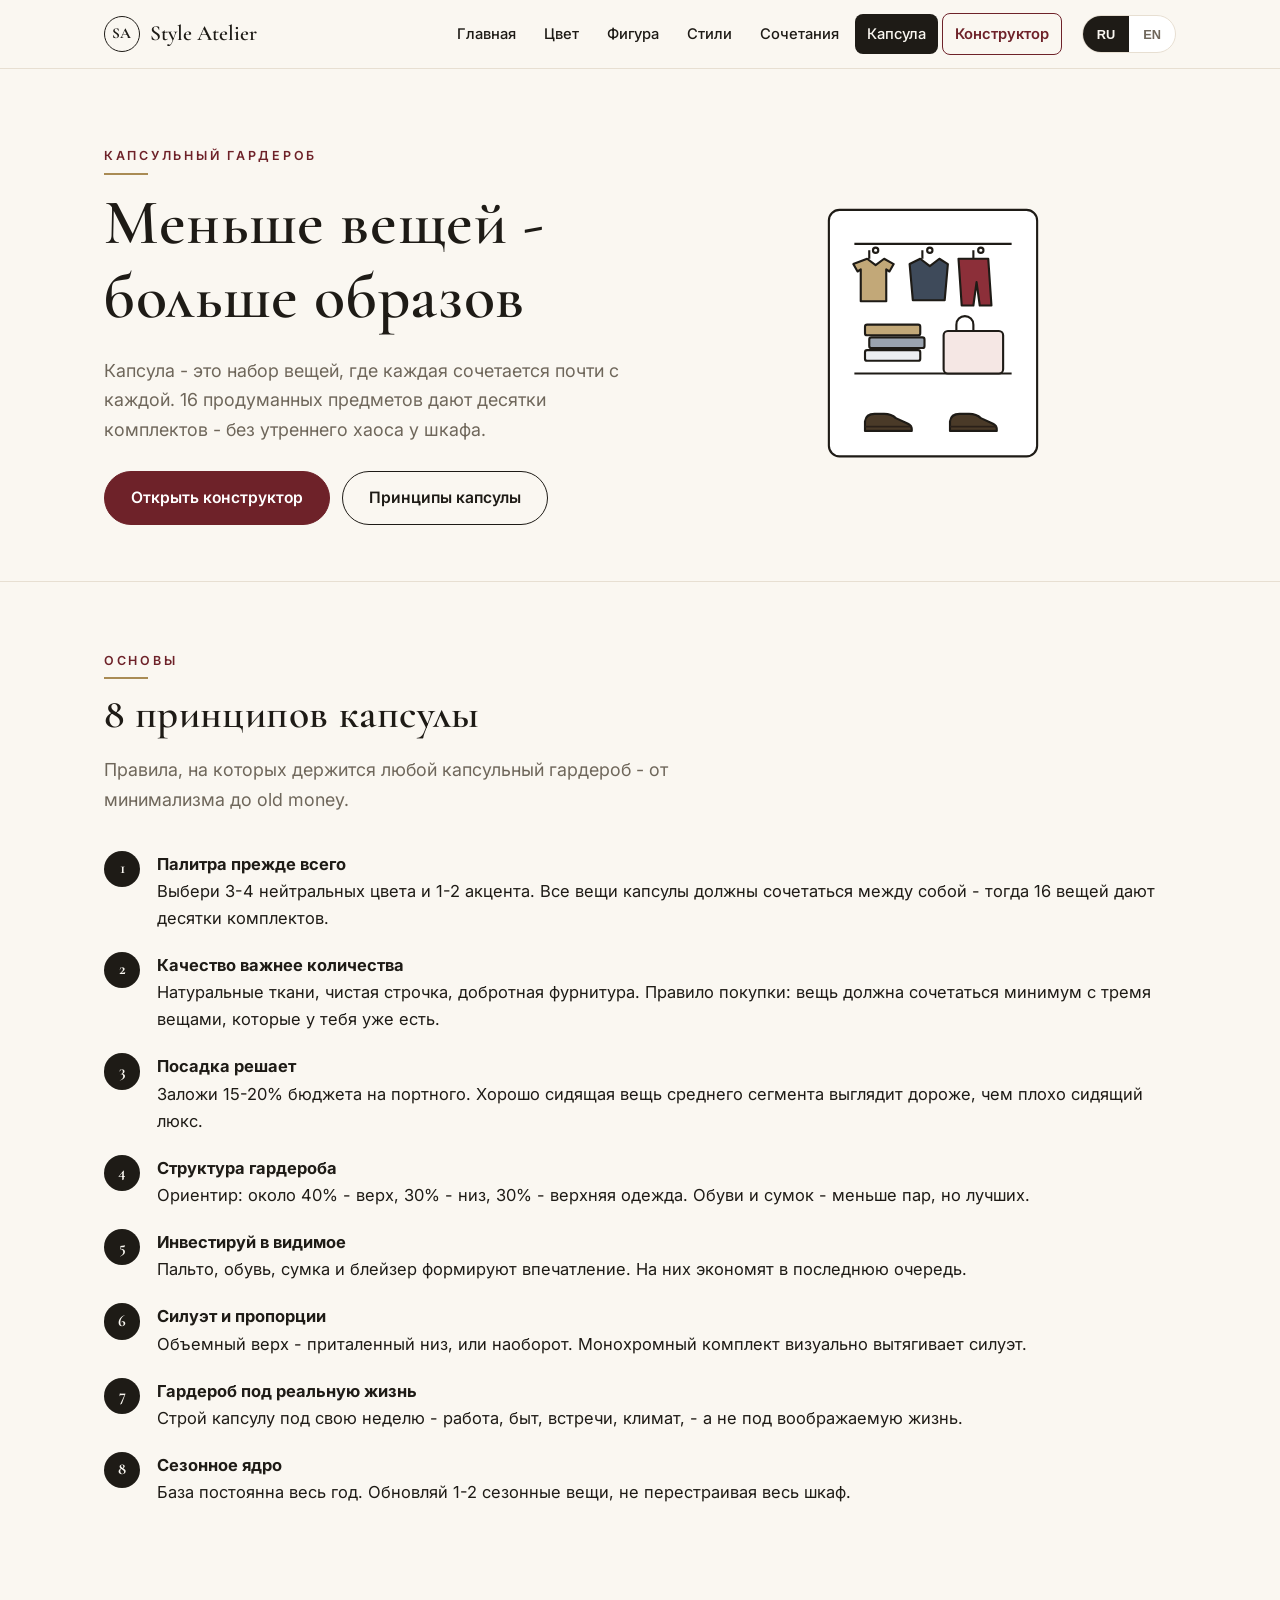
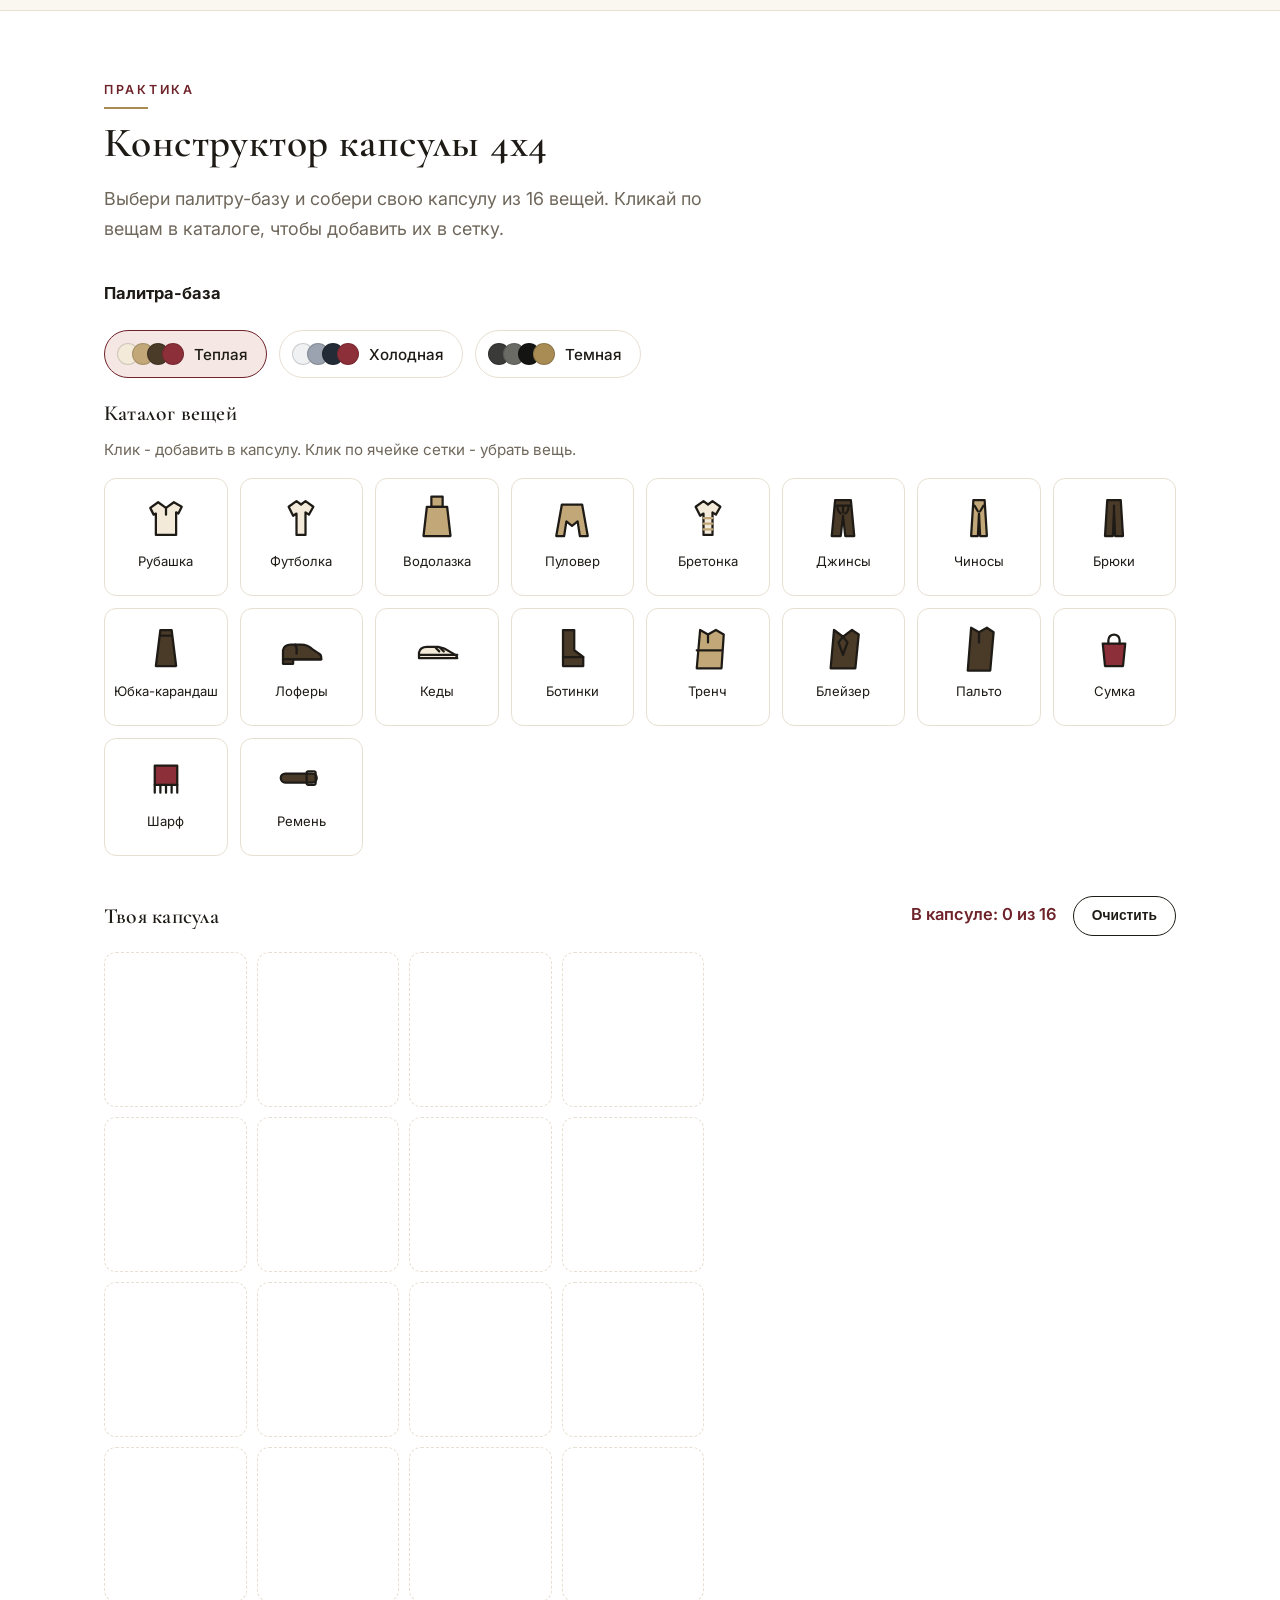
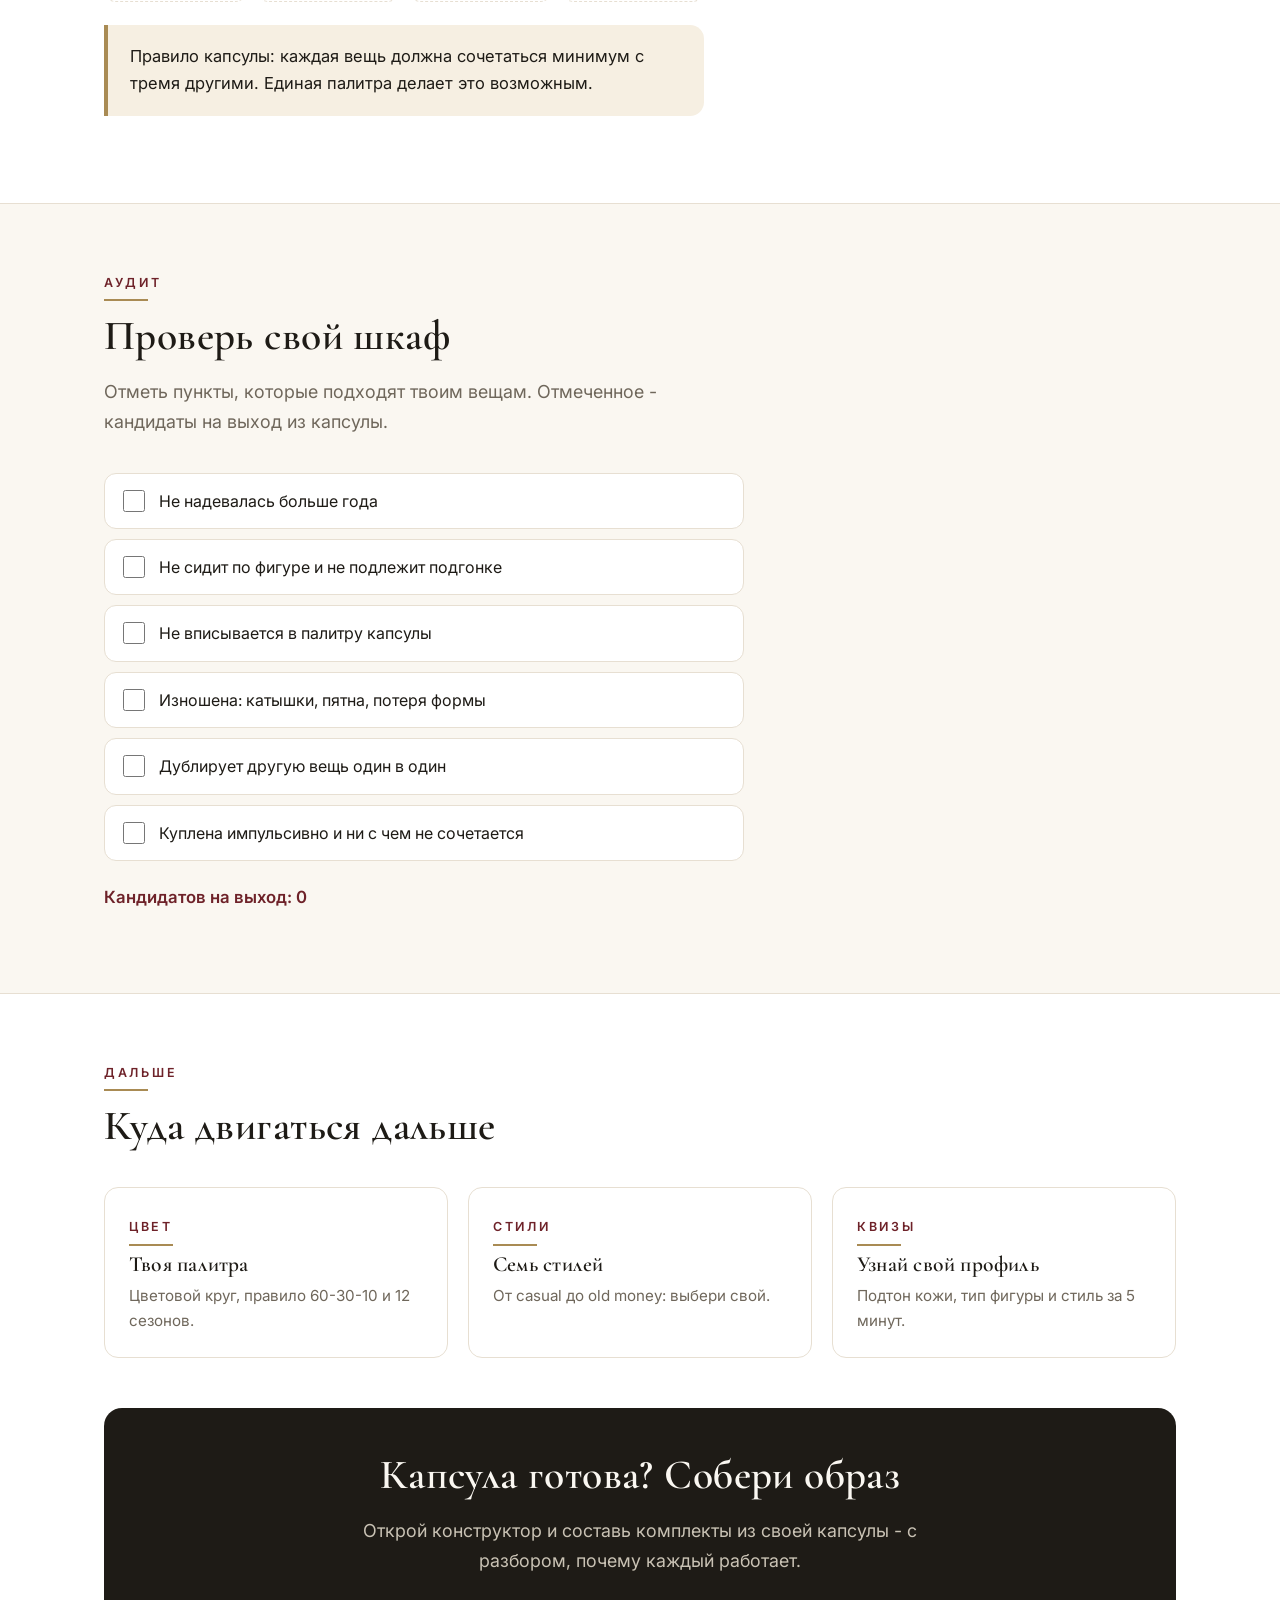
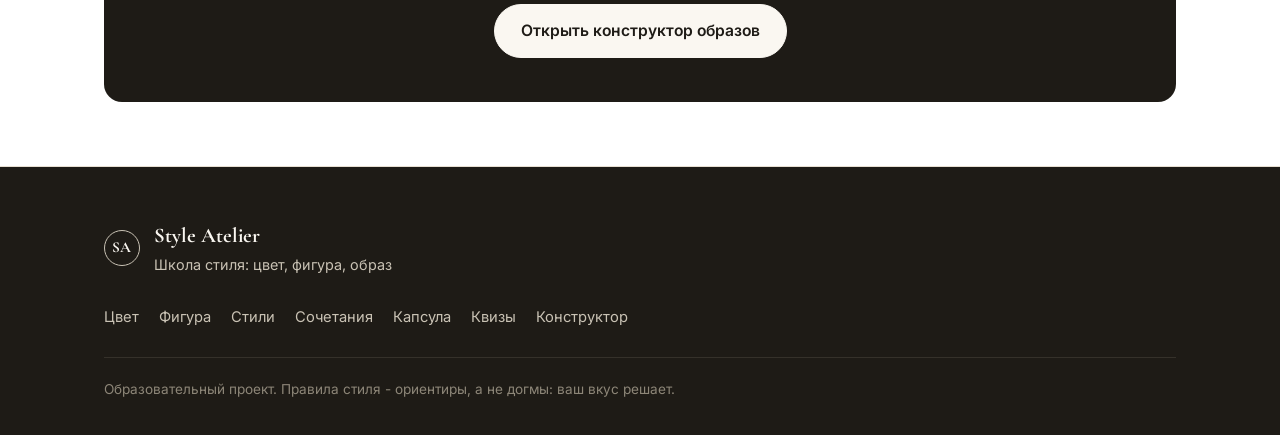
<file: capsule.html>
<!DOCTYPE html>
<html lang="ru">
<head>
<meta charset="UTF-8">
<meta name="viewport" content="width=device-width, initial-scale=1.0">
<title data-i18n="meta.title">Style Atelier - Капсульный гардероб</title>
<meta name="description" data-i18n-content="meta.desc" content="Как собрать капсульный гардероб: принципы, конструктор 4x4 и аудит шкафа. Школа стиля Style Atelier.">
<meta property="og:type" content="website">
<meta property="og:title" data-i18n-content="meta.title" content="Style Atelier - Капсульный гардероб">
<meta property="og:description" data-i18n-content="meta.desc" content="Как собрать капсульный гардероб: принципы, конструктор 4x4 и аудит шкафа. Школа стиля Style Atelier.">
<meta name="theme-color" content="#FAF7F1">
<link rel="preconnect" href="https://fonts.googleapis.com">
<link rel="preconnect" href="https://fonts.gstatic.com" crossorigin>
<link href="https://fonts.googleapis.com/css2?family=Cormorant+Garamond:ital,wght@0,400;0,500;0,600;0,700;1,400&family=Inter:wght@400;500;600&display=swap" rel="stylesheet">
<link rel="stylesheet" href="css/style.css">
<style>
main.page-capsule .cap-palettes{display:flex;gap:12px;flex-wrap:wrap;margin:1.4em 0}
main.page-capsule .pal-btn{display:flex;align-items:center;gap:10px;background:var(--paper);border:1.5px solid var(--line);border-radius:999px;padding:10px 18px 10px 12px;cursor:pointer;font-family:var(--sans);font-size:.95rem;font-weight:500;color:var(--ink);min-height:48px}
main.page-capsule .pal-btn:hover{border-color:var(--accent-ink)}
main.page-capsule .pal-btn.active{border-color:var(--accent-ink);background:var(--accent-soft)}
main.page-capsule .pal-dots{display:flex}
main.page-capsule .pal-dots i{width:22px;height:22px;border-radius:50%;border:1px solid rgba(0,0,0,.15);margin-left:-7px}
main.page-capsule .pal-dots i:first-child{margin-left:0}
main.page-capsule .cap-catalog{display:grid;grid-template-columns:repeat(auto-fill,minmax(112px,1fr));gap:12px;margin:1em 0 2.4em}
main.page-capsule .cap-item{background:var(--paper);border:1.5px solid var(--line);border-radius:12px;padding:12px 6px;display:flex;flex-direction:column;align-items:center;gap:8px;cursor:pointer;font-family:var(--sans);font-size:.82rem;line-height:1.3;color:var(--ink);min-height:118px}
main.page-capsule .cap-item:hover{border-color:var(--accent-ink);transform:translateY(-2px)}
main.page-capsule .cap-item svg{width:54px;height:54px}
main.page-capsule .cap-item.in-grid{opacity:.32;pointer-events:none}
main.page-capsule .cap-board-head{display:flex;align-items:center;justify-content:space-between;gap:16px;flex-wrap:wrap;margin-bottom:1em}
main.page-capsule .cap-board-head h3{margin:0}
main.page-capsule .cap-count{font-weight:600;color:var(--accent-ink);margin-right:12px}
main.page-capsule .cap-grid{display:grid;grid-template-columns:repeat(4,1fr);gap:10px;max-width:600px}
main.page-capsule .cap-slot{aspect-ratio:.92;border:1.5px dashed var(--line);border-radius:12px;background:var(--paper);display:flex;flex-direction:column;align-items:center;justify-content:center;gap:4px;padding:8px;cursor:default}
main.page-capsule .cap-slot.filled{border-style:solid;border-color:var(--line);cursor:pointer}
main.page-capsule .cap-slot.filled:hover{border-color:var(--accent-ink)}
main.page-capsule .cap-slot svg{width:56px;height:56px}
main.page-capsule .cap-slot .cap-name{font-size:.68rem;color:var(--muted);text-align:center;line-height:1.25}
main.page-capsule .cap-rule{margin-top:1.4em;max-width:600px}
main.page-capsule .audit-list{display:grid;gap:10px;max-width:640px;margin:1.4em 0}
main.page-capsule .audit-list label{display:flex;gap:14px;align-items:flex-start;background:var(--paper);border:1px solid var(--line);border-radius:12px;padding:14px 18px;cursor:pointer;font-size:1rem}
main.page-capsule .audit-list input{width:22px;height:22px;margin-top:2px;accent-color:var(--accent-ink);flex-shrink:0;cursor:pointer}
main.page-capsule .audit-out{font-weight:600;color:var(--accent-ink);font-size:1.05rem}
main.page-capsule .cta-band{background:var(--ink);color:var(--cream);border-radius:18px;padding:44px 36px;text-align:center;margin-top:3em}
main.page-capsule .cta-band h2{color:var(--cream)}
main.page-capsule .cta-band .lede{color:#C9C2B4;margin:0 auto 1.6em}
@media(max-width:560px){
  main.page-capsule .cap-grid{gap:8px}
  main.page-capsule .cap-slot svg{width:44px;height:44px}
}
</style>
</head>
<body>
<a class="skip-link" href="#main" data-i18n="a11y.skip">Перейти к содержимому</a>
<header class="site-header">
  <div class="wrap header-inner">
    <a class="brand" href="index.html"><span class="brand-mark">SA</span><span class="brand-name">Style Atelier</span></a>
    <nav class="main-nav" id="mainNav" data-i18n-aria="a11y.nav" aria-label="Основная навигация">
      <a href="index.html" data-i18n="nav.home">Главная</a>
      <a href="colors.html" data-i18n="nav.colors">Цвет</a>
      <a href="figure.html" data-i18n="nav.figure">Фигура</a>
      <a href="styles.html" data-i18n="nav.styles">Стили</a>
      <a href="combinations.html" data-i18n="nav.combo">Сочетания</a>
      <a href="capsule.html" data-i18n="nav.capsule" class="active">Капсула</a>
      <a href="builder.html" data-i18n="nav.builder" class="nav-cta">Конструктор</a>
    </nav>
    <div class="header-actions">
      <div class="lang-switch" role="group" data-i18n-aria="a11y.langLabel" aria-label="Выбор языка">
        <button data-lang="ru" class="active">RU</button><button data-lang="en">EN</button>
      </div>
      <button class="nav-toggle" id="navToggle" data-i18n-aria="a11y.menu" aria-label="Меню"><span></span><span></span><span></span></button>
    </div>
  </div>
</header>
<main id="main" tabindex="-1" class="page-capsule">

<section class="hero">
  <div class="wrap hero-inner">
    <div>
      <span class="eyebrow" data-i18n="hero.eyebrow">Капсульный гардероб</span>
      <h1 data-i18n="hero.title">Меньше вещей - больше образов</h1>
      <p class="lede" data-i18n="hero.lede">Капсула - это набор вещей, где каждая сочетается почти с каждой. 16 продуманных предметов дают десятки комплектов - без утреннего хаоса у шкафа.</p>
      <div class="hero-cta">
        <a class="btn btn-primary" href="builder.html" data-i18n="hero.cta1">Открыть конструктор</a>
        <a class="btn btn-ghost" href="#principles" data-i18n="hero.cta2">Принципы капсулы</a>
      </div>
    </div>
    <div class="hero-art">
      <svg viewBox="0 0 320 260" role="img" aria-labelledby="capArtT" style="width:100%;max-width:340px">
        <title id="capArtT" data-i18n="hero.art">Иллюстрация: шкаф с капсульным гардеробом</title>
        <rect x="62" y="14" width="196" height="232" rx="10" fill="#FFFFFF" stroke="#1E1B16" stroke-width="2"/>
        <line x1="86" y1="46" x2="234" y2="46" stroke="#1E1B16" stroke-width="2"/>
        <g stroke="#1E1B16" stroke-width="2" stroke-linejoin="round">
          <path d="M100 52v8m-2 0l8 6 8-6 9 5-4 7-3-2v30h-24V70l-3 2-4-7z" fill="#C2A878"/>
          <circle cx="106" cy="52" r="2.5" fill="none"/>
          <path d="M150 52v8m-2 0l9 7 9-7 8 5-3 34h-30l-3-34z" fill="#3E4A5A"/>
          <circle cx="157" cy="52" r="2.5" fill="none"/>
          <path d="M198 52v8m-14 0h28l3 44h-11l-3-22-3 22h-11z" fill="#8C2F39"/>
          <circle cx="205" cy="52" r="2.5" fill="none"/>
        </g>
        <line x1="86" y1="168" x2="234" y2="168" stroke="#1E1B16" stroke-width="2"/>
        <g stroke="#1E1B16" stroke-width="2">
          <rect x="96" y="146" width="52" height="10" rx="2" fill="#EDEFF2"/>
          <rect x="100" y="134" width="52" height="10" rx="2" fill="#9AA3AF"/>
          <rect x="96" y="122" width="52" height="10" rx="2" fill="#C2A878"/>
          <rect x="170" y="128" width="56" height="40" rx="4" fill="#F5E7E4"/>
          <path d="M182 128v-6a8 8 0 0116 0v6" fill="none"/>
        </g>
        <g stroke="#1E1B16" stroke-width="2" stroke-linejoin="round">
          <path d="M96 222v-9q1-7 9-7h9q7 0 11 4l11 5q4 2 4 5v2H96z" fill="#4A3A28"/><path d="M96 218h44" stroke="#2A2019" stroke-width="1.6"/>
          <path d="M176 222v-9q1-7 9-7h9q7 0 11 4l11 5q4 2 4 5v2h-44z" fill="#4A3A28"/><path d="M176 218h44" stroke="#2A2019" stroke-width="1.6"/>
        </g>
      </svg>
    </div>
  </div>
</section>

<section class="section" id="principles">
  <div class="wrap">
    <div class="section-head">
      <span class="eyebrow" data-i18n="princ.eyebrow">Основы</span>
      <h2 data-i18n="princ.title">8 принципов капсулы</h2>
      <p class="lede" data-i18n="princ.lede">Правила, на которых держится любой капсульный гардероб - от минимализма до old money.</p>
    </div>
    <ol class="steps">
      <li><strong data-i18n="p1t">Палитра прежде всего</strong><br><span data-i18n="p1d">Выбери 3-4 нейтральных цвета и 1-2 акцента. Все вещи капсулы должны сочетаться между собой - тогда 16 вещей дают десятки комплектов.</span></li>
      <li><strong data-i18n="p2t">Качество важнее количества</strong><br><span data-i18n="p2d">Натуральные ткани, чистая строчка, добротная фурнитура. Правило покупки: вещь должна сочетаться минимум с тремя вещами, которые у тебя уже есть.</span></li>
      <li><strong data-i18n="p3t">Посадка решает</strong><br><span data-i18n="p3d">Заложи 15-20% бюджета на портного. Хорошо сидящая вещь среднего сегмента выглядит дороже, чем плохо сидящий люкс.</span></li>
      <li><strong data-i18n="p4t">Структура гардероба</strong><br><span data-i18n="p4d">Ориентир: около 40% - верх, 30% - низ, 30% - верхняя одежда. Обуви и сумок - меньше пар, но лучших.</span></li>
      <li><strong data-i18n="p5t">Инвестируй в видимое</strong><br><span data-i18n="p5d">Пальто, обувь, сумка и блейзер формируют впечатление. На них экономят в последнюю очередь.</span></li>
      <li><strong data-i18n="p6t">Силуэт и пропорции</strong><br><span data-i18n="p6d">Объемный верх - приталенный низ, или наоборот. Монохромный комплект визуально вытягивает силуэт.</span></li>
      <li><strong data-i18n="p7t">Гардероб под реальную жизнь</strong><br><span data-i18n="p7d">Строй капсулу под свою неделю - работа, быт, встречи, климат, - а не под воображаемую жизнь.</span></li>
      <li><strong data-i18n="p8t">Сезонное ядро</strong><br><span data-i18n="p8d">База постоянна весь год. Обновляй 1-2 сезонные вещи, не перестраивая весь шкаф.</span></li>
    </ol>
  </div>
</section>

<section class="section alt" id="lab">
  <div class="wrap">
    <div class="section-head">
      <span class="eyebrow" data-i18n="lab.eyebrow">Практика</span>
      <h2 data-i18n="lab.title">Конструктор капсулы 4x4</h2>
      <p class="lede" data-i18n="lab.lede">Выбери палитру-базу и собери свою капсулу из 16 вещей. Кликай по вещам в каталоге, чтобы добавить их в сетку.</p>
    </div>
    <p><strong data-i18n="pal.label">Палитра-база</strong></p>
    <div class="cap-palettes" role="group" id="capPalettes">
      <button class="pal-btn active" data-pal="warm">
        <span class="pal-dots"><i style="background:#F3EAD9"></i><i style="background:#C2A878"></i><i style="background:#4A3A28"></i><i style="background:#8C2F39"></i></span>
        <span data-i18n="pal.warm">Теплая</span>
      </button>
      <button class="pal-btn" data-pal="cool">
        <span class="pal-dots"><i style="background:#F0F1F3"></i><i style="background:#9AA3AF"></i><i style="background:#232B36"></i><i style="background:#8C2F39"></i></span>
        <span data-i18n="pal.cool">Холодная</span>
      </button>
      <button class="pal-btn" data-pal="dark">
        <span class="pal-dots"><i style="background:#3A3A38"></i><i style="background:#6B6B66"></i><i style="background:#141412"></i><i style="background:#A98B54"></i></span>
        <span data-i18n="pal.dark">Темная</span>
      </button>
    </div>
    <h3 data-i18n="lab.cat">Каталог вещей</h3>
    <p class="lede" data-i18n="lab.hint" style="font-size:.95rem">Клик - добавить в капсулу. Клик по ячейке сетки - убрать вещь.</p>
    <div class="cap-catalog" id="capCatalog"></div>
    <div class="cap-board-head">
      <h3 data-i18n="lab.board">Твоя капсула</h3>
      <div>
        <span class="cap-count" id="capCount"></span>
        <button class="btn btn-ghost btn-small" id="capClear" data-i18n="lab.clear">Очистить</button>
      </div>
    </div>
    <div class="cap-grid" id="capGrid"></div>
    <div class="callout gold cap-rule">
      <p data-i18n="lab.rule">Правило капсулы: каждая вещь должна сочетаться минимум с тремя другими. Единая палитра делает это возможным.</p>
    </div>
  </div>
</section>

<section class="section" id="audit">
  <div class="wrap">
    <div class="section-head">
      <span class="eyebrow" data-i18n="audit.eyebrow">Аудит</span>
      <h2 data-i18n="audit.title">Проверь свой шкаф</h2>
      <p class="lede" data-i18n="audit.lede">Отметь пункты, которые подходят твоим вещам. Отмеченное - кандидаты на выход из капсулы.</p>
    </div>
    <div class="audit-list" id="auditList">
      <label><input type="checkbox"><span data-i18n="a1">Не надевалась больше года</span></label>
      <label><input type="checkbox"><span data-i18n="a2">Не сидит по фигуре и не подлежит подгонке</span></label>
      <label><input type="checkbox"><span data-i18n="a3">Не вписывается в палитру капсулы</span></label>
      <label><input type="checkbox"><span data-i18n="a4">Изношена: катышки, пятна, потеря формы</span></label>
      <label><input type="checkbox"><span data-i18n="a5">Дублирует другую вещь один в один</span></label>
      <label><input type="checkbox"><span data-i18n="a6">Куплена импульсивно и ни с чем не сочетается</span></label>
    </div>
    <p class="audit-out" id="auditOut"></p>
  </div>
</section>

<section class="section alt">
  <div class="wrap">
    <div class="section-head">
      <span class="eyebrow" data-i18n="next.eyebrow">Дальше</span>
      <h2 data-i18n="next.title">Куда двигаться дальше</h2>
    </div>
    <div class="next-steps">
      <a class="next-card" href="colors.html">
        <span class="eyebrow" data-i18n="n1e">Цвет</span>
        <h3 data-i18n="n1t">Твоя палитра</h3>
        <p data-i18n="n1d">Цветовой круг, правило 60-30-10 и 12 сезонов.</p>
      </a>
      <a class="next-card" href="styles.html">
        <span class="eyebrow" data-i18n="n2e">Стили</span>
        <h3 data-i18n="n2t">Семь стилей</h3>
        <p data-i18n="n2d">От casual до old money: выбери свой.</p>
      </a>
      <a class="next-card" href="quiz.html">
        <span class="eyebrow" data-i18n="n3e">Квизы</span>
        <h3 data-i18n="n3t">Узнай свой профиль</h3>
        <p data-i18n="n3d">Подтон кожи, тип фигуры и стиль за 5 минут.</p>
      </a>
    </div>
    <div class="cta-band">
      <h2 data-i18n="cta.title">Капсула готова? Собери образ</h2>
      <p class="lede" data-i18n="cta.lede">Открой конструктор и составь комплекты из своей капсулы - с разбором, почему каждый работает.</p>
      <a class="btn btn-light" href="builder.html" data-i18n="cta.btn">Открыть конструктор образов</a>
    </div>
  </div>
</section>

</main>
<footer class="site-footer">
  <div class="wrap footer-inner">
    <div class="footer-brand"><span class="brand-mark">SA</span><div><strong>Style Atelier</strong><p data-i18n="footer.tag">Школа стиля: цвет, фигура, образ</p></div></div>
    <nav class="footer-nav" data-i18n-aria="a11y.navFooter" aria-label="Дополнительная навигация">
      <a href="colors.html" data-i18n="nav.colors">Цвет</a>
      <a href="figure.html" data-i18n="nav.figure">Фигура</a>
      <a href="styles.html" data-i18n="nav.styles">Стили</a>
      <a href="combinations.html" data-i18n="nav.combo">Сочетания</a>
      <a href="capsule.html" data-i18n="nav.capsule" class="active">Капсула</a>
      <a href="quiz.html" data-i18n="nav.quiz">Квизы</a>
      <a href="builder.html" data-i18n="nav.builder">Конструктор</a>
    </nav>
    <p class="footer-note" data-i18n="footer.note">Образовательный проект. Правила стиля - ориентиры, а не догмы: ваш вкус решает.</p>
  </div>
</footer>
<script>
window.LANG = {
ru: {
  "a11y.skip": "Перейти к содержимому", "a11y.nav": "Основная навигация", "a11y.navFooter": "Дополнительная навигация",
  "a11y.langLabel": "Выбор языка", "a11y.menu": "Меню",
  "meta.title": "Style Atelier - Капсульный гардероб",
  "meta.desc": "Как собрать капсульный гардероб: принципы, конструктор 4x4 и аудит шкафа. Школа стиля Style Atelier.",
  "nav.home": "Главная", "nav.colors": "Цвет", "nav.figure": "Фигура", "nav.styles": "Стили",
  "nav.combo": "Сочетания", "nav.capsule": "Капсула", "nav.quiz": "Квизы", "nav.builder": "Конструктор",
  "footer.tag": "Школа стиля: цвет, фигура, образ",
  "footer.note": "Образовательный проект. Правила стиля - ориентиры, а не догмы: ваш вкус решает.",
  "hero.eyebrow": "Капсульный гардероб",
  "hero.title": "Меньше вещей - больше образов",
  "hero.lede": "Капсула - это набор вещей, где каждая сочетается почти с каждой. 16 продуманных предметов дают десятки комплектов - без утреннего хаоса у шкафа.",
  "hero.cta1": "Открыть конструктор",
  "hero.cta2": "Принципы капсулы",
  "hero.art": "Иллюстрация: шкаф с капсульным гардеробом",
  "princ.eyebrow": "Основы",
  "princ.title": "8 принципов капсулы",
  "princ.lede": "Правила, на которых держится любой капсульный гардероб - от минимализма до old money.",
  "p1t": "Палитра прежде всего",
  "p1d": "Выбери 3-4 нейтральных цвета и 1-2 акцента. Все вещи капсулы должны сочетаться между собой - тогда 16 вещей дают десятки комплектов.",
  "p2t": "Качество важнее количества",
  "p2d": "Натуральные ткани, чистая строчка, добротная фурнитура. Правило покупки: вещь должна сочетаться минимум с тремя вещами, которые у тебя уже есть.",
  "p3t": "Посадка решает",
  "p3d": "Заложи 15-20% бюджета на портного. Хорошо сидящая вещь среднего сегмента выглядит дороже, чем плохо сидящий люкс.",
  "p4t": "Структура гардероба",
  "p4d": "Ориентир: около 40% - верх, 30% - низ, 30% - верхняя одежда. Обуви и сумок - меньше пар, но лучших.",
  "p5t": "Инвестируй в видимое",
  "p5d": "Пальто, обувь, сумка и блейзер формируют впечатление. На них экономят в последнюю очередь.",
  "p6t": "Силуэт и пропорции",
  "p6d": "Объемный верх - приталенный низ, или наоборот. Монохромный комплект визуально вытягивает силуэт.",
  "p7t": "Гардероб под реальную жизнь",
  "p7d": "Строй капсулу под свою неделю - работа, быт, встречи, климат, - а не под воображаемую жизнь.",
  "p8t": "Сезонное ядро",
  "p8d": "База постоянна весь год. Обновляй 1-2 сезонные вещи, не перестраивая весь шкаф.",
  "lab.eyebrow": "Практика",
  "lab.title": "Конструктор капсулы 4x4",
  "lab.lede": "Выбери палитру-базу и собери свою капсулу из 16 вещей. Кликай по вещам в каталоге, чтобы добавить их в сетку.",
  "pal.label": "Палитра-база",
  "pal.warm": "Теплая", "pal.cool": "Холодная", "pal.dark": "Темная",
  "lab.cat": "Каталог вещей",
  "lab.hint": "Клик - добавить в капсулу. Клик по ячейке сетки - убрать вещь.",
  "cap.i.shirt": "Рубашка", "cap.i.tshirt": "Футболка", "cap.i.turtle": "Водолазка",
  "cap.i.sweater": "Пуловер", "cap.i.breton": "Бретонка", "cap.i.jeans": "Джинсы",
  "cap.i.chinos": "Чиносы", "cap.i.trousers": "Брюки", "cap.i.skirt": "Юбка-карандаш",
  "cap.i.loafers": "Лоферы", "cap.i.sneakers": "Кеды", "cap.i.boots": "Ботинки",
  "cap.i.trench": "Тренч", "cap.i.blazer": "Блейзер", "cap.i.coat": "Пальто",
  "cap.i.bag": "Сумка", "cap.i.scarf": "Шарф", "cap.i.belt": "Ремень",
  "lab.board": "Твоя капсула",
  "lab.count": "В капсуле: {n} из 16",
  "lab.clear": "Очистить",
  "lab.full": "Капсула заполнена: 16 вещей. Убери что-то, чтобы добавить новое.",
  "lab.rule": "Правило капсулы: каждая вещь должна сочетаться минимум с тремя другими. Единая палитра делает это возможным.",
  "audit.eyebrow": "Аудит",
  "audit.title": "Проверь свой шкаф",
  "audit.lede": "Отметь пункты, которые подходят твоим вещам. Отмеченное - кандидаты на выход из капсулы.",
  "a1": "Не надевалась больше года",
  "a2": "Не сидит по фигуре и не подлежит подгонке",
  "a3": "Не вписывается в палитру капсулы",
  "a4": "Изношена: катышки, пятна, потеря формы",
  "a5": "Дублирует другую вещь один в один",
  "a6": "Куплена импульсивно и ни с чем не сочетается",
  "audit.out": "Кандидатов на выход: {n}",
  "next.eyebrow": "Дальше",
  "next.title": "Куда двигаться дальше",
  "n1e": "Цвет", "n1t": "Твоя палитра", "n1d": "Цветовой круг, правило 60-30-10 и 12 сезонов.",
  "n2e": "Стили", "n2t": "Семь стилей", "n2d": "От casual до old money: выбери свой.",
  "n3e": "Квизы", "n3t": "Узнай свой профиль", "n3d": "Подтон кожи, тип фигуры и стиль за 5 минут.",
  "cta.title": "Капсула готова? Собери образ",
  "cta.lede": "Открой конструктор и составь комплекты из своей капсулы - с разбором, почему каждый работает.",
  "cta.btn": "Открыть конструктор образов"
},
en: {
  "a11y.skip": "Skip to content", "a11y.nav": "Main navigation", "a11y.navFooter": "Footer navigation",
  "a11y.langLabel": "Language selection", "a11y.menu": "Menu",
  "meta.title": "Style Atelier - Capsule Wardrobe",
  "meta.desc": "How to build a capsule wardrobe: principles, a 4x4 builder and a closet audit. Style Atelier school of style.",
  "nav.home": "Home", "nav.colors": "Color", "nav.figure": "Figure", "nav.styles": "Styles",
  "nav.combo": "Combinations", "nav.capsule": "Capsule", "nav.quiz": "Quizzes", "nav.builder": "Builder",
  "footer.tag": "The school of style: color, figure, outfit",
  "footer.note": "An educational project. Style rules are guidelines, not dogma: your taste decides.",
  "hero.eyebrow": "Capsule wardrobe",
  "hero.title": "Fewer pieces, more outfits",
  "hero.lede": "A capsule is a set of pieces where almost everything goes with everything. 16 well-chosen items create dozens of outfits - no more morning chaos in front of the closet.",
  "hero.cta1": "Open the builder",
  "hero.cta2": "Capsule principles",
  "hero.art": "Illustration: a closet with a capsule wardrobe",
  "princ.eyebrow": "Basics",
  "princ.title": "8 capsule principles",
  "princ.lede": "The rules behind every capsule wardrobe - from minimalism to old money.",
  "p1t": "Palette first",
  "p1d": "Pick 3-4 neutrals and 1-2 accents. Every piece should work with the rest - then 16 items make dozens of outfits.",
  "p2t": "Quality over quantity",
  "p2d": "Natural fabrics, clean stitching, solid hardware. The buying rule: a piece must match at least three things you already own.",
  "p3t": "Fit decides",
  "p3d": "Keep 15-20% of your budget for a tailor. A well-fitting mid-range piece looks more expensive than an ill-fitting luxury one.",
  "p4t": "Wardrobe structure",
  "p4d": "A guide: about 40% tops, 30% bottoms, 30% outerwear. Fewer pairs of shoes and bags, but the best ones.",
  "p5t": "Invest in the visible",
  "p5d": "Coat, shoes, bag and blazer shape the impression. Save on them last.",
  "p6t": "Silhouette and proportion",
  "p6d": "Voluminous top with a fitted bottom, or the reverse. A monochrome outfit visually elongates the silhouette.",
  "p7t": "Dress your real life",
  "p7d": "Build the capsule around your week - work, errands, meetings, climate - not an imaginary life.",
  "p8t": "Seasonal core",
  "p8d": "The base stays all year round. Refresh 1-2 seasonal pieces without rebuilding the closet.",
  "lab.eyebrow": "Practice",
  "lab.title": "Capsule builder 4x4",
  "lab.lede": "Pick a base palette and build your 16-piece capsule. Click items in the catalog to add them to the grid.",
  "pal.label": "Base palette",
  "pal.warm": "Warm", "pal.cool": "Cool", "pal.dark": "Dark",
  "lab.cat": "Item catalog",
  "lab.hint": "Click to add to the capsule. Click a grid cell to remove an item.",
  "cap.i.shirt": "Shirt", "cap.i.tshirt": "T-shirt", "cap.i.turtle": "Turtleneck",
  "cap.i.sweater": "Sweater", "cap.i.breton": "Breton top", "cap.i.jeans": "Jeans",
  "cap.i.chinos": "Chinos", "cap.i.trousers": "Trousers", "cap.i.skirt": "Pencil skirt",
  "cap.i.loafers": "Loafers", "cap.i.sneakers": "Sneakers", "cap.i.boots": "Boots",
  "cap.i.trench": "Trench", "cap.i.blazer": "Blazer", "cap.i.coat": "Coat",
  "cap.i.bag": "Bag", "cap.i.scarf": "Scarf", "cap.i.belt": "Belt",
  "lab.board": "Your capsule",
  "lab.count": "In the capsule: {n} of 16",
  "lab.clear": "Clear",
  "lab.full": "Capsule is full: 16 pieces. Remove something to add a new one.",
  "lab.rule": "The capsule rule: every piece should match at least three others. One shared palette makes it possible.",
  "audit.eyebrow": "Audit",
  "audit.title": "Audit your closet",
  "audit.lede": "Tick the items that apply. Ticked pieces are candidates to leave the capsule.",
  "a1": "Not worn for over a year",
  "a2": "Does not fit and cannot be tailored",
  "a3": "Does not fit the capsule palette",
  "a4": "Worn out: pilling, stains, lost shape",
  "a5": "Duplicates another piece exactly",
  "a6": "An impulse buy that matches nothing",
  "audit.out": "Candidates to let go: {n}",
  "next.eyebrow": "Next",
  "next.title": "Where to go next",
  "n1e": "Color", "n1t": "Your palette", "n1d": "Color wheel, the 60-30-10 rule and 12 seasons.",
  "n2e": "Styles", "n2t": "Seven styles", "n2d": "From casual to old money: find yours.",
  "n3e": "Quizzes", "n3t": "Discover your profile", "n3d": "Skin undertone, body type and style in 5 minutes.",
  "cta.title": "Capsule ready? Build an outfit",
  "cta.lede": "Open the builder and compose outfits from your capsule - with notes on why each one works.",
  "cta.btn": "Open the outfit builder"
}
};
</script>
<script src="js/common.js"></script>
<script>
(function(){
"use strict";
var INK = "#1E1B16";
var ICONS = {
  shirt: '<path d="M17 10l7 5 7-5 7 4-3 6-2-1v20H15V20l-2 1-3-6z"/><path d="M24 15v6" fill="none"/>',
  tshirt: '<path d="M13 14l7-5 4 3 4-3 7 5-4 7-3-2v20H20V20l-3 2z"/>',
  turtle: '<path d="M19 5h10v9H19z"/><path d="M15 14h18l3 26H12z"/>',
  sweater: '<path d="M15 12h18l5 28h-7l-2-13-5 4-5-4-2 13h-7z"/>',
  breton: '<path d="M13 14l7-5 4 3 4-3 7 5-4 7-3-2v20H20V20l-3 2z"/><g fill="none" stroke="var(--gf2)" stroke-width="2"><path d="M20 24h8M20 29h8M20 34h8"/></g>',
  jeans: '<path d="M17 8h14l3 32h-8l-2-18-2 18h-8z"/><path d="M17 13h14M19 13q0 5 3 7M29 13q0 5-3 7M24 13v6" fill="none"/>',
  chinos: '<path d="M19 8h10l2 32h-6l-1-20-1 20h-6z"/><path d="M20 13l3 5M28 13l-3 5" fill="none"/>',
  trousers: '<path d="M18 8h12l2 32h-7l-1-20-1 20h-7z"/><path d="M24 13v24" fill="none"/>',
  skirt: '<path d="M19 8h10l4 32H15z"/><path d="M19 13h10" fill="none"/>',
  loafers: '<path d="M8 34V26q1-5 7-5h9q6 0 10 4l6 4q2 1 2 4v1H8z"/><path d="M8 34h34M19 21q2 4 1 8" fill="none"/><path d="M8 34h9v4H8z"/>',
  sneakers: '<path d="M8 33v-5q1-5 7-5h10q6 1 10 4l5 3q2 1 2 3H8z"/><path d="M8 30h34M23 24l3 3M27 24l3 3" fill="none"/>',
  boots: '<path d="M16 8h10v18l8 6v8H16z"/><path d="M16 32h18" fill="none"/>',
  trench: '<path d="M17 8l7 4 7-4 7 4-2 30H14z"/><path d="M14 26h22M24 12v7" fill="none"/>',
  blazer: '<path d="M16 8l8 6 8-6 6 4-3 30H13z"/><path d="M24 14l-4 5 4 11 4-11z" fill="none"/>',
  coat: '<path d="M17 6l7 4 7-4 6 4-3 34H14z"/><path d="M24 10v9" fill="none"/>',
  bag: '<path d="M14 20h20l-2 20H16z"/><path d="M19 20v-3a5 5 0 0110 0v3" fill="none"/>',
  scarf: '<path d="M14 13h20v17H14z"/><path d="M14 30v7M19 30v7M24 30v7M29 30v7M34 30v7" fill="none"/>',
  belt: '<rect x="6" y="20" width="32" height="8" rx="4"/><rect x="29" y="18" width="8" height="12" rx="1.5" fill="none"/>'
};
var ITEMS = [
  {id:"shirt", tone:"n1"}, {id:"tshirt", tone:"n1"}, {id:"turtle", tone:"n2"},
  {id:"sweater", tone:"n2"}, {id:"breton", tone:"n1"}, {id:"jeans", tone:"n3"},
  {id:"chinos", tone:"n2"}, {id:"trousers", tone:"n3"}, {id:"skirt", tone:"n3"},
  {id:"loafers", tone:"n3"}, {id:"sneakers", tone:"n1"}, {id:"boots", tone:"n3"},
  {id:"trench", tone:"n2"}, {id:"blazer", tone:"n3"}, {id:"coat", tone:"n3"},
  {id:"bag", tone:"acc"}, {id:"scarf", tone:"acc"}, {id:"belt", tone:"n3"}
];
var PALETTES = {
  warm: {n1:"#F3EAD9", n2:"#C2A878", n3:"#4A3A28", acc:"#8C2F39"},
  cool: {n1:"#F0F1F3", n2:"#9AA3AF", n3:"#232B36", acc:"#8C2F39"},
  dark: {n1:"#3A3A38", n2:"#6B6B66", n3:"#141412", acc:"#A98B54"}
};
var palette = "warm";
var slots = new Array(16).fill(null);
var catalogEl = document.getElementById("capCatalog");
var gridEl = document.getElementById("capGrid");
var countEl = document.getElementById("capCount");

function iconSVG(item){
  var pal = PALETTES[palette];
  var gf = pal[item.tone];
  var gf2 = (item.tone === "n1") ? pal.n2 : pal.n1;
  return '<svg viewBox="0 0 48 48" aria-hidden="true" style="--gf:' + gf + ';--gf2:' + gf2 + '">' +
    '<g fill="var(--gf)" stroke="' + INK + '" stroke-width="2" stroke-linejoin="round" stroke-linecap="round">' +
    ICONS[item.id] + '</g></svg>';
}
function inGrid(id){ return slots.indexOf(id) !== -1; }
function renderCatalog(){
  var lang = SA.getLang();
  catalogEl.innerHTML = "";
  ITEMS.forEach(function(item){
    var b = document.createElement("button");
    b.type = "button";
    b.className = "cap-item" + (inGrid(item.id) ? " in-grid" : "");
    b.setAttribute("aria-label", SA.t("cap.i." + item.id, lang));
    b.innerHTML = iconSVG(item) + "<span>" + SA.esc(SA.t("cap.i." + item.id, lang)) + "</span>";
    b.addEventListener("click", function(){ addItem(item.id); });
    catalogEl.appendChild(b);
  });
}
function renderGrid(){
  var lang = SA.getLang();
  gridEl.innerHTML = "";
  slots.forEach(function(id, i){
    var d = document.createElement("div");
    d.className = "cap-slot" + (id ? " filled" : "");
    if(id){
      var item = ITEMS.filter(function(x){ return x.id === id; })[0];
      d.innerHTML = iconSVG(item) + '<span class="cap-name">' + SA.esc(SA.t("cap.i." + id, lang)) + "</span>";
      d.setAttribute("role", "button");
      d.setAttribute("tabindex", "0");
      d.setAttribute("aria-label", SA.t("cap.i." + id, lang));
      var rm = function(){ slots[i] = null; renderAll(); };
      d.addEventListener("click", rm);
      d.addEventListener("keydown", function(e){ if(e.key === "Enter" || e.key === " "){ e.preventDefault(); rm(); } });
    }
    gridEl.appendChild(d);
  });
  var n = slots.filter(Boolean).length;
  countEl.textContent = SA.t("lab.count", lang).replace("{n}", n);
}
function addItem(id){
  var empty = slots.indexOf(null);
  if(empty === -1){
    countEl.textContent = SA.t("lab.full", SA.getLang());
    return;
  }
  slots[empty] = id;
  renderAll();
}
function renderAll(){ renderCatalog(); renderGrid(); }
document.getElementById("capPalettes").addEventListener("click", function(e){
  var b = e.target.closest(".pal-btn");
  if(!b) return;
  palette = b.getAttribute("data-pal");
  this.querySelectorAll(".pal-btn").forEach(function(x){ x.classList.toggle("active", x === b); });
  renderAll();
});
document.getElementById("capClear").addEventListener("click", function(){
  slots = new Array(16).fill(null);
  renderAll();
});
function renderAudit(){
  var n = document.querySelectorAll("#auditList input:checked").length;
  document.getElementById("auditOut").textContent = SA.t("audit.out", SA.getLang()).replace("{n}", n);
}
document.getElementById("auditList").addEventListener("change", renderAudit);
document.addEventListener("sa:lang", function(){ renderAll(); renderAudit(); });
document.addEventListener("DOMContentLoaded", function(){ renderAll(); renderAudit(); });
})();
</script>
</body>
</html>
</file>
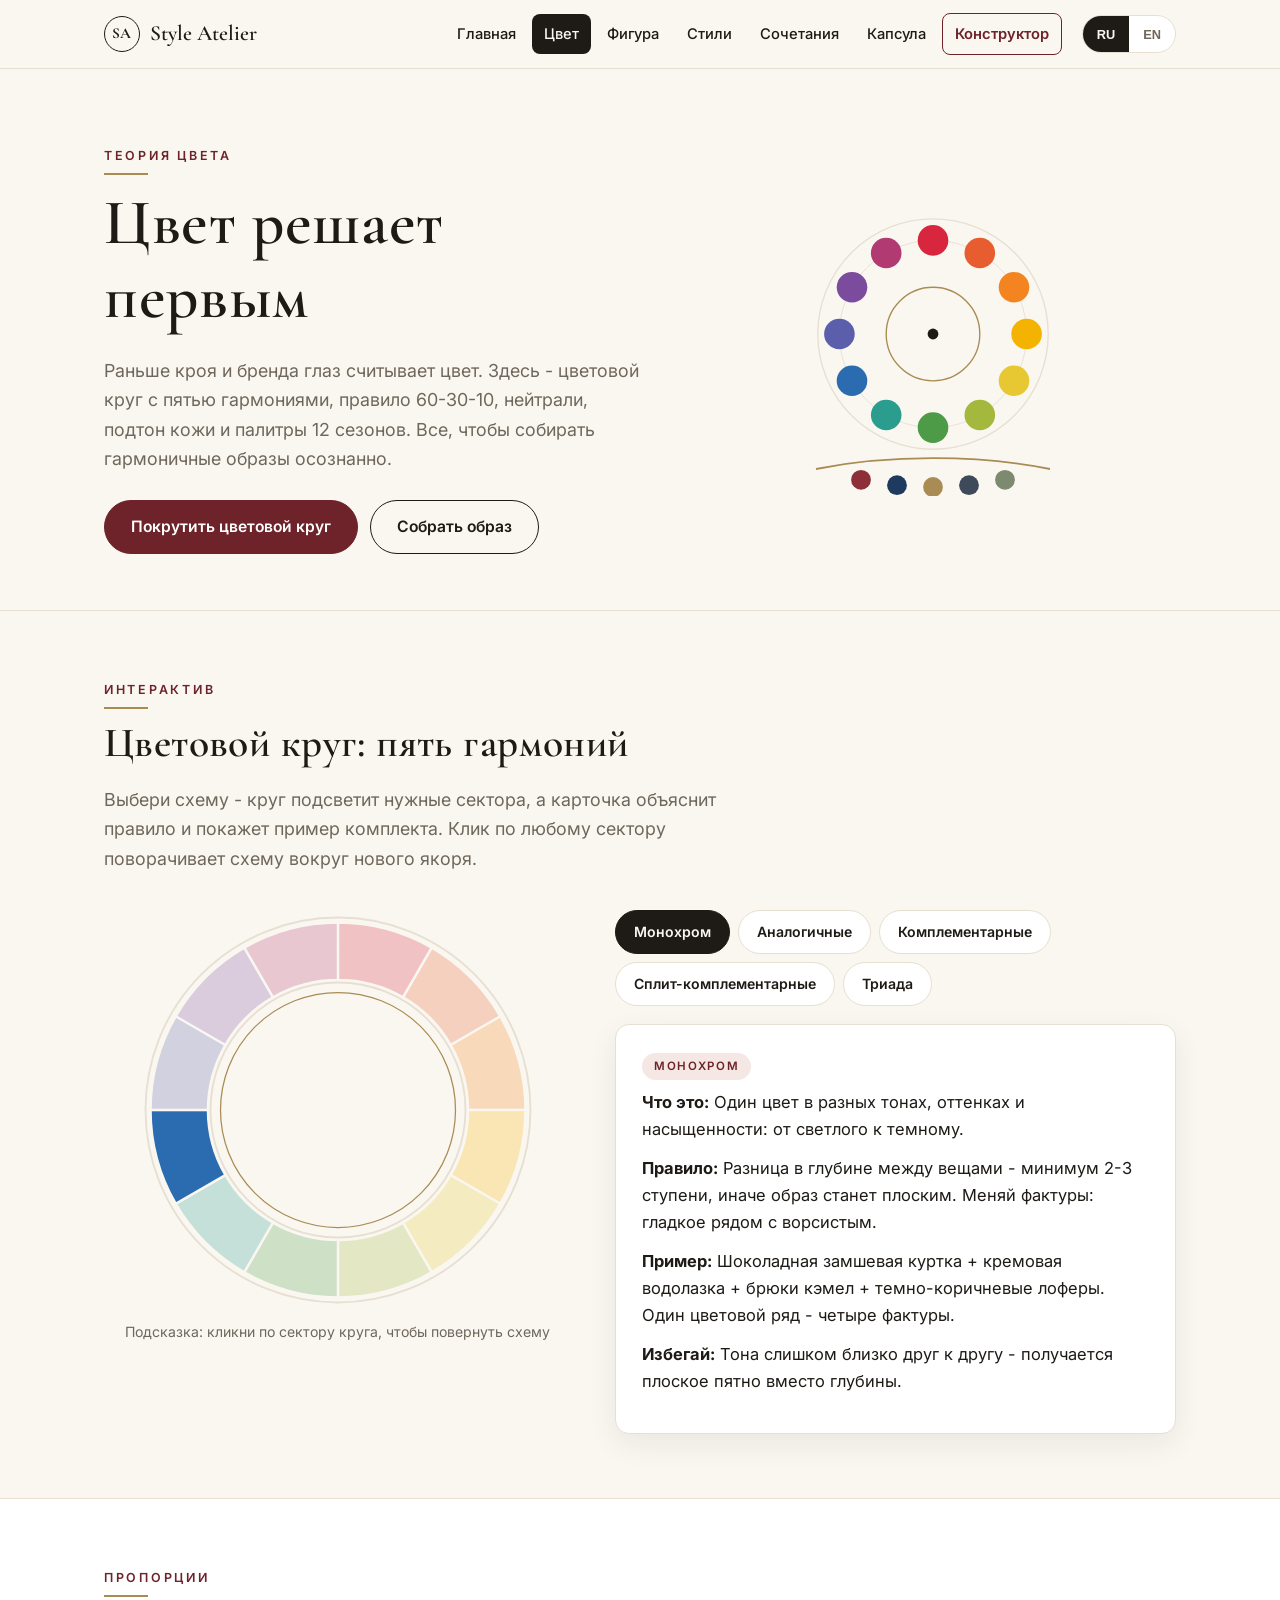
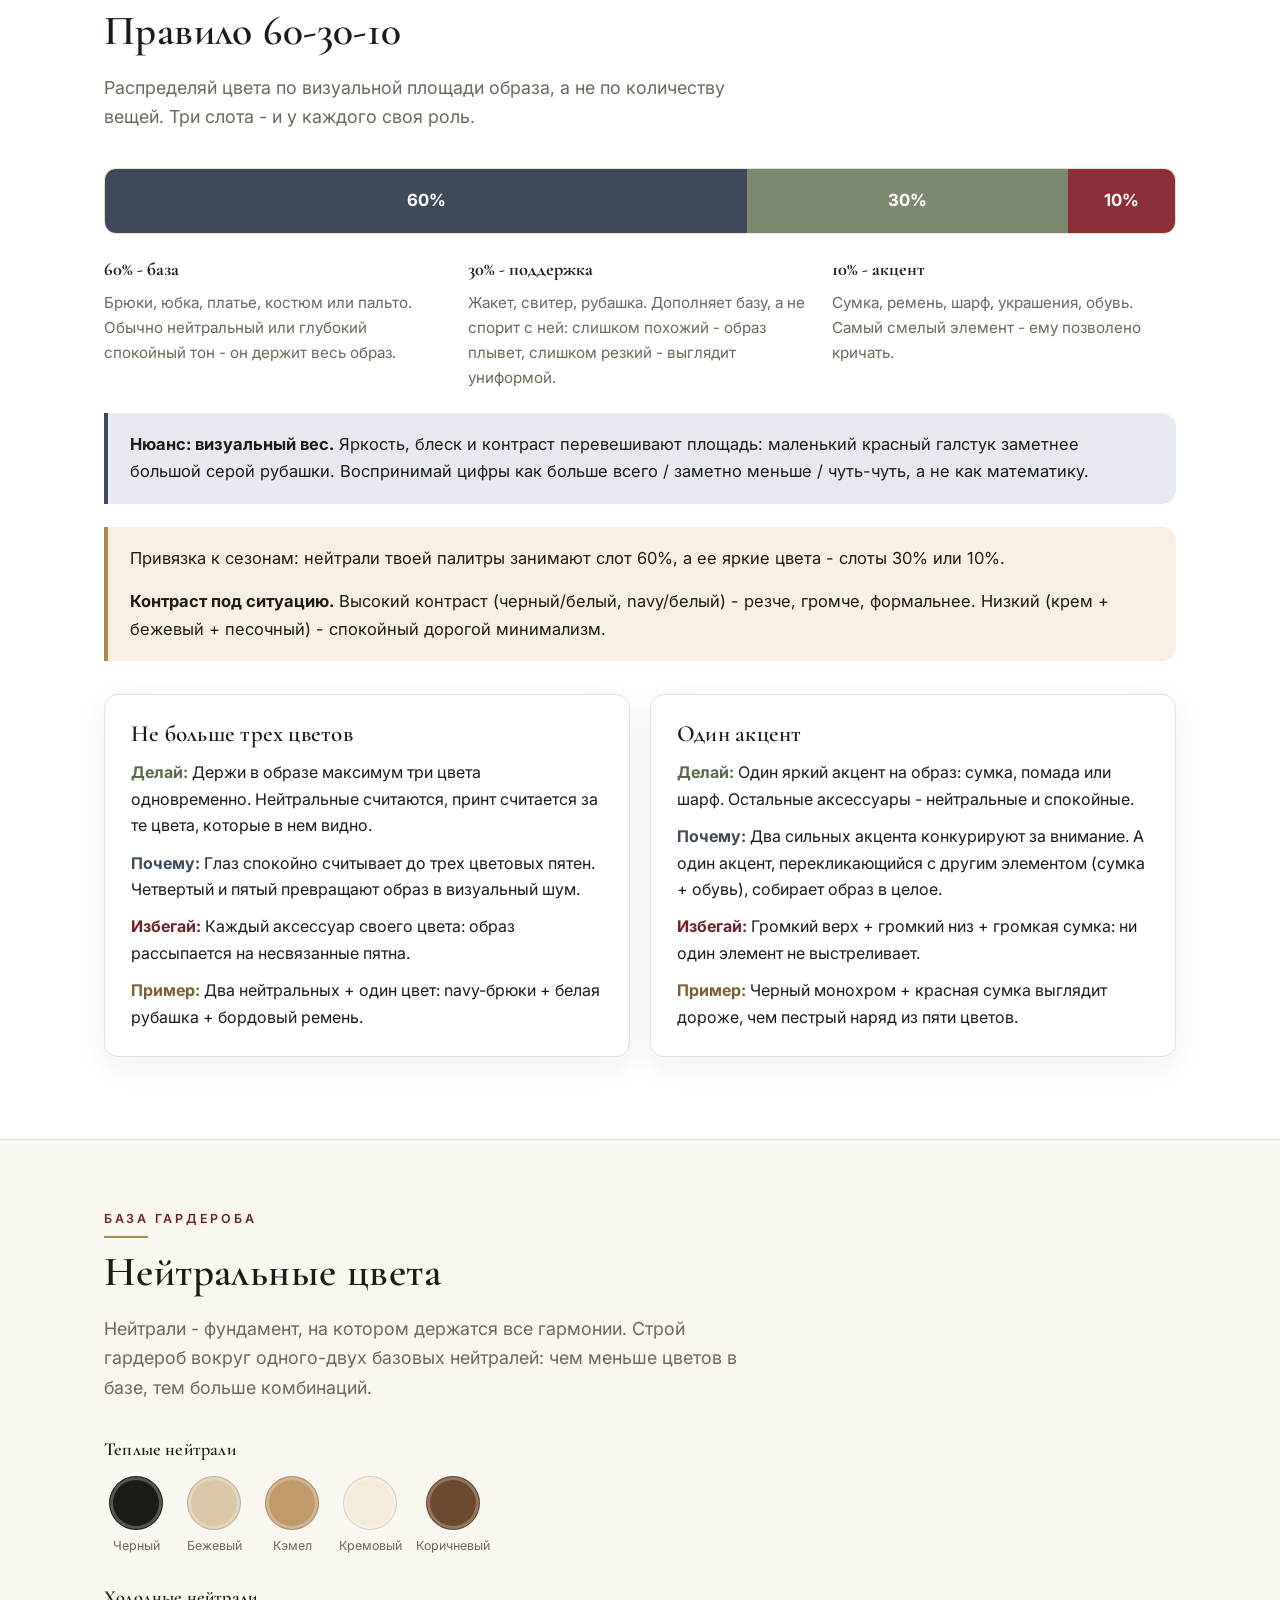
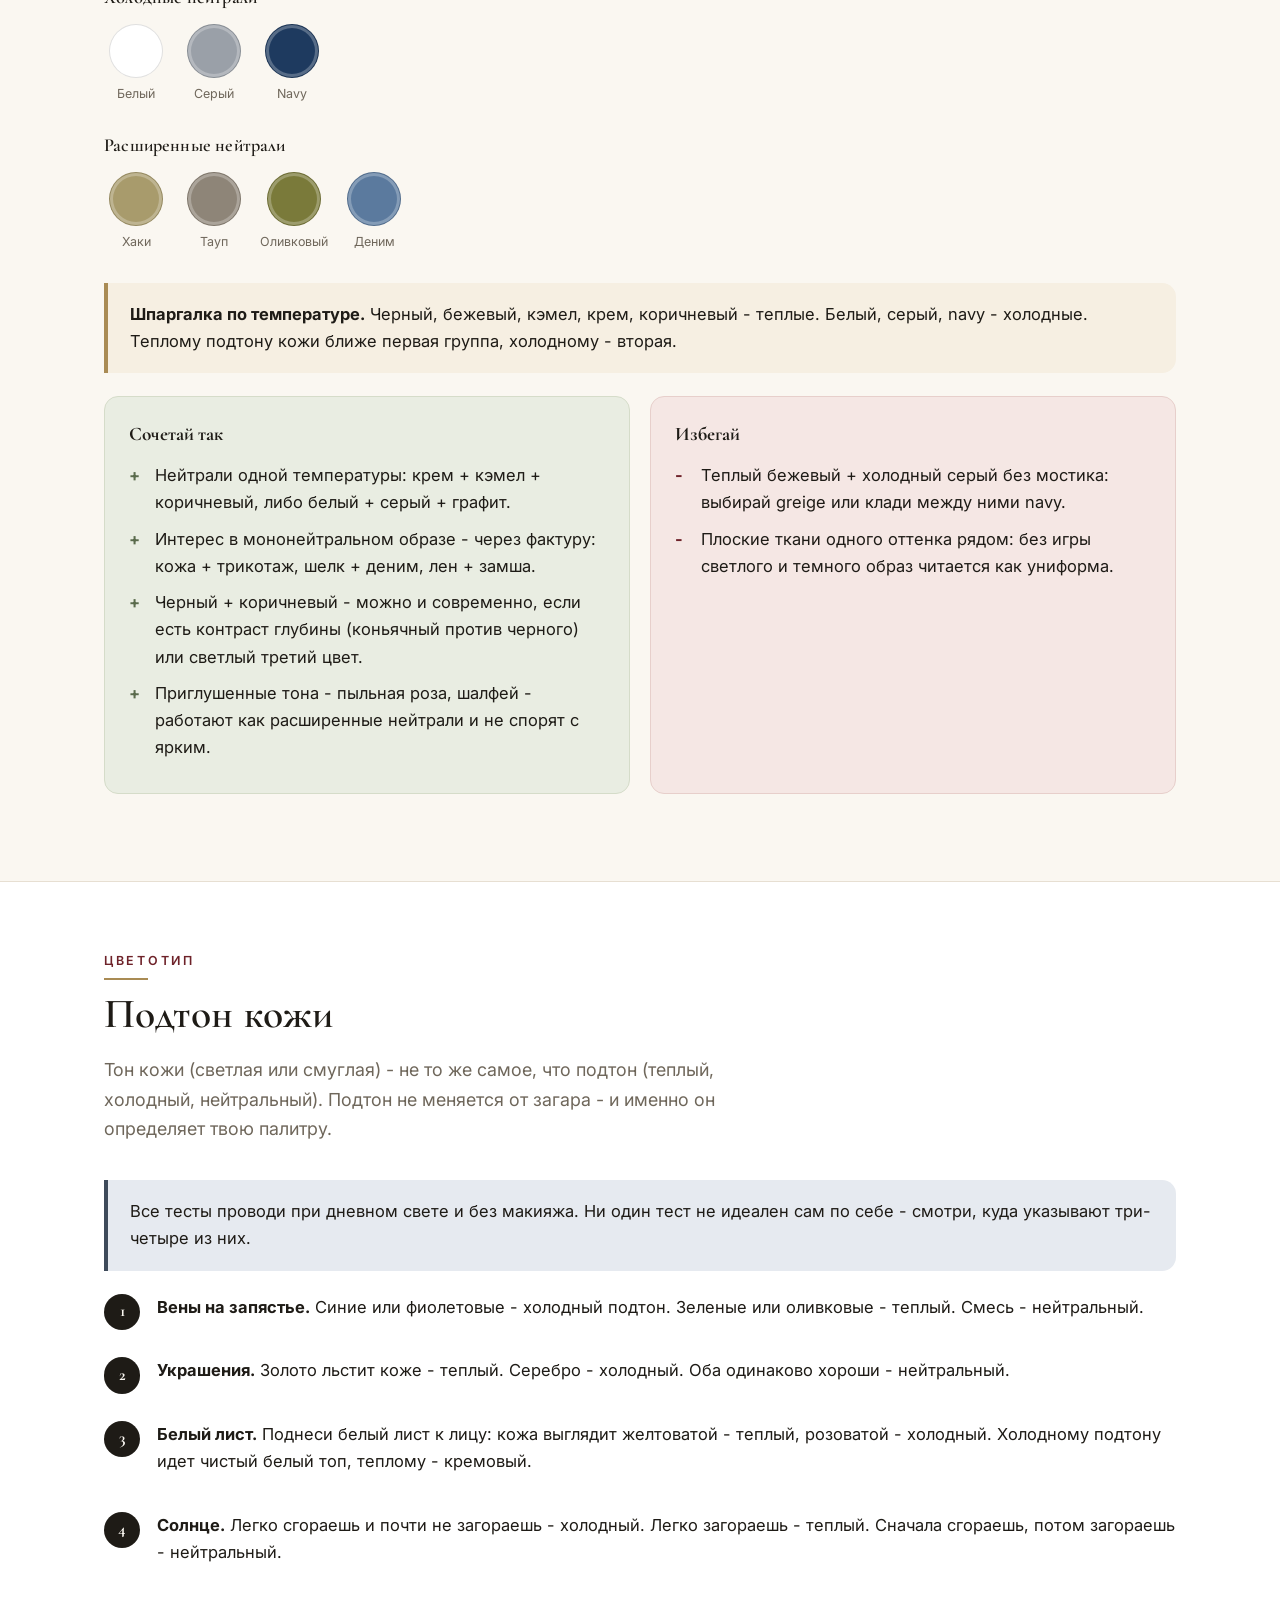
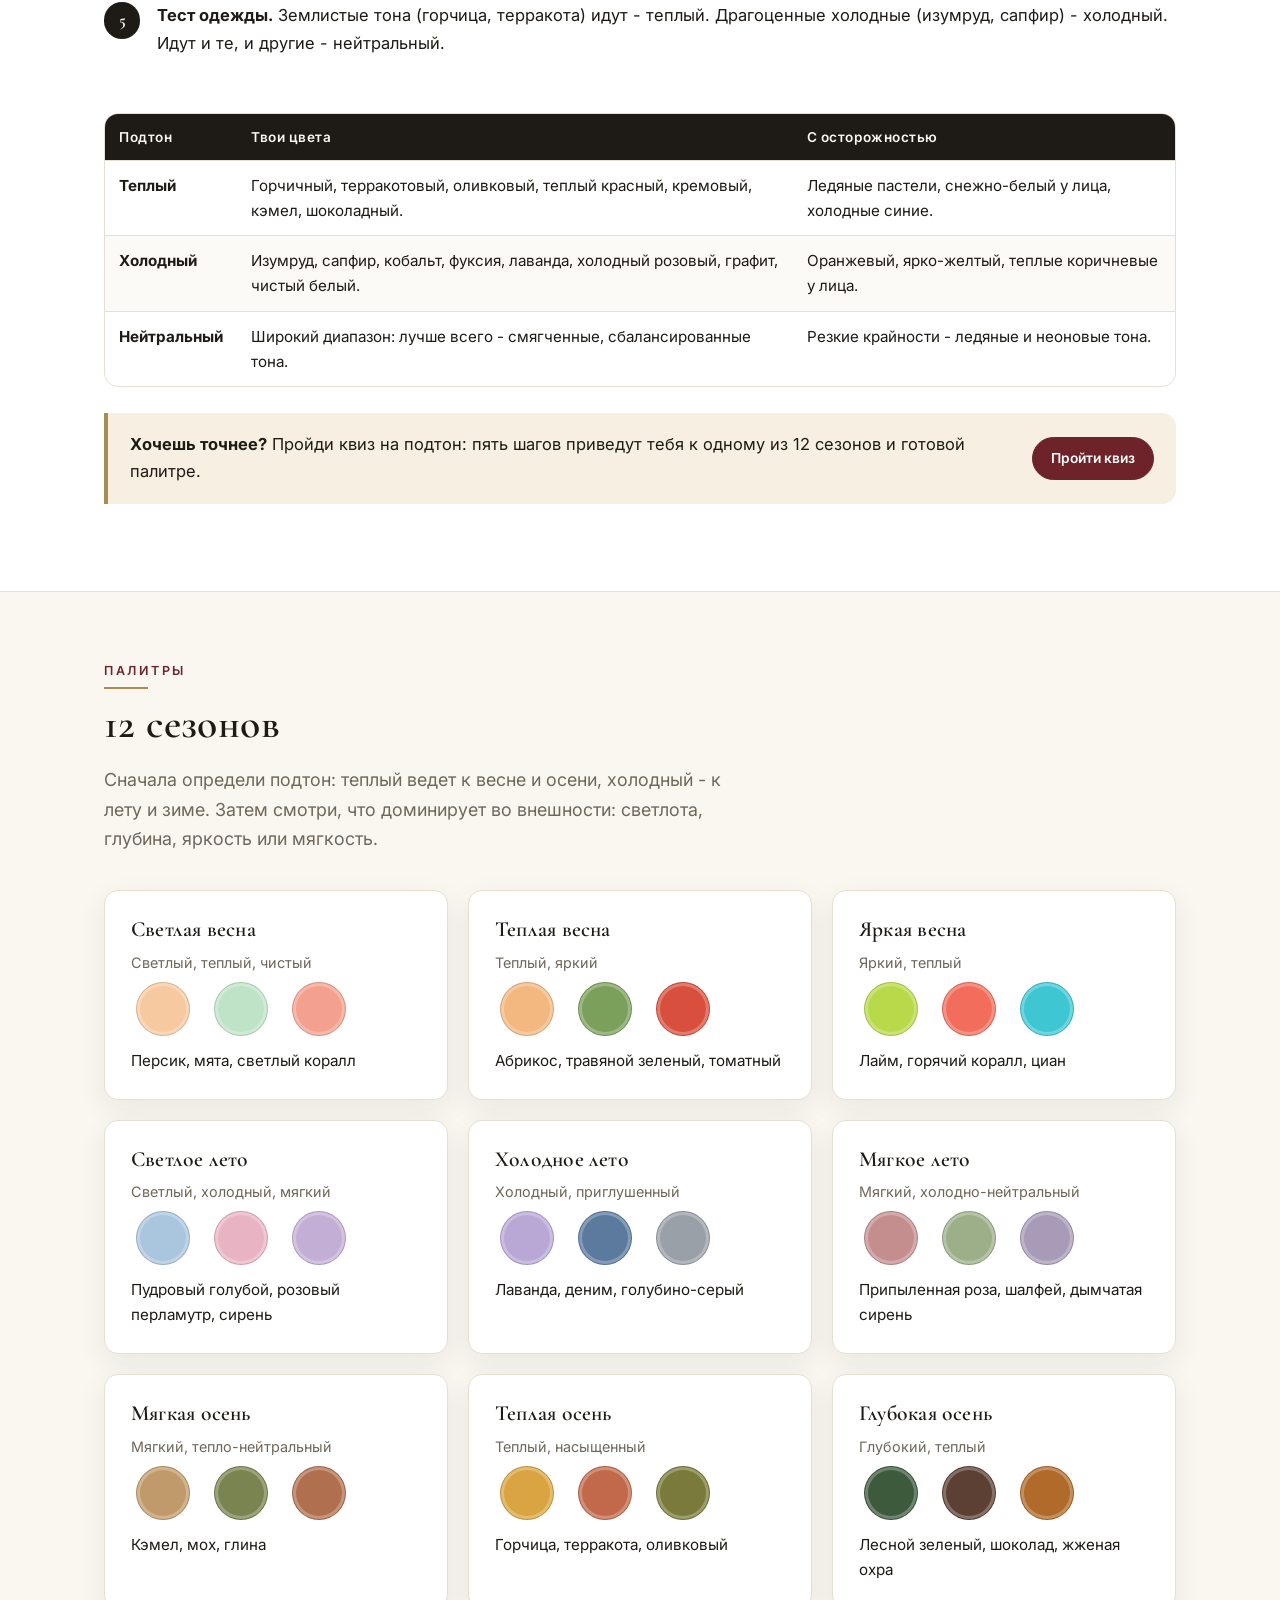
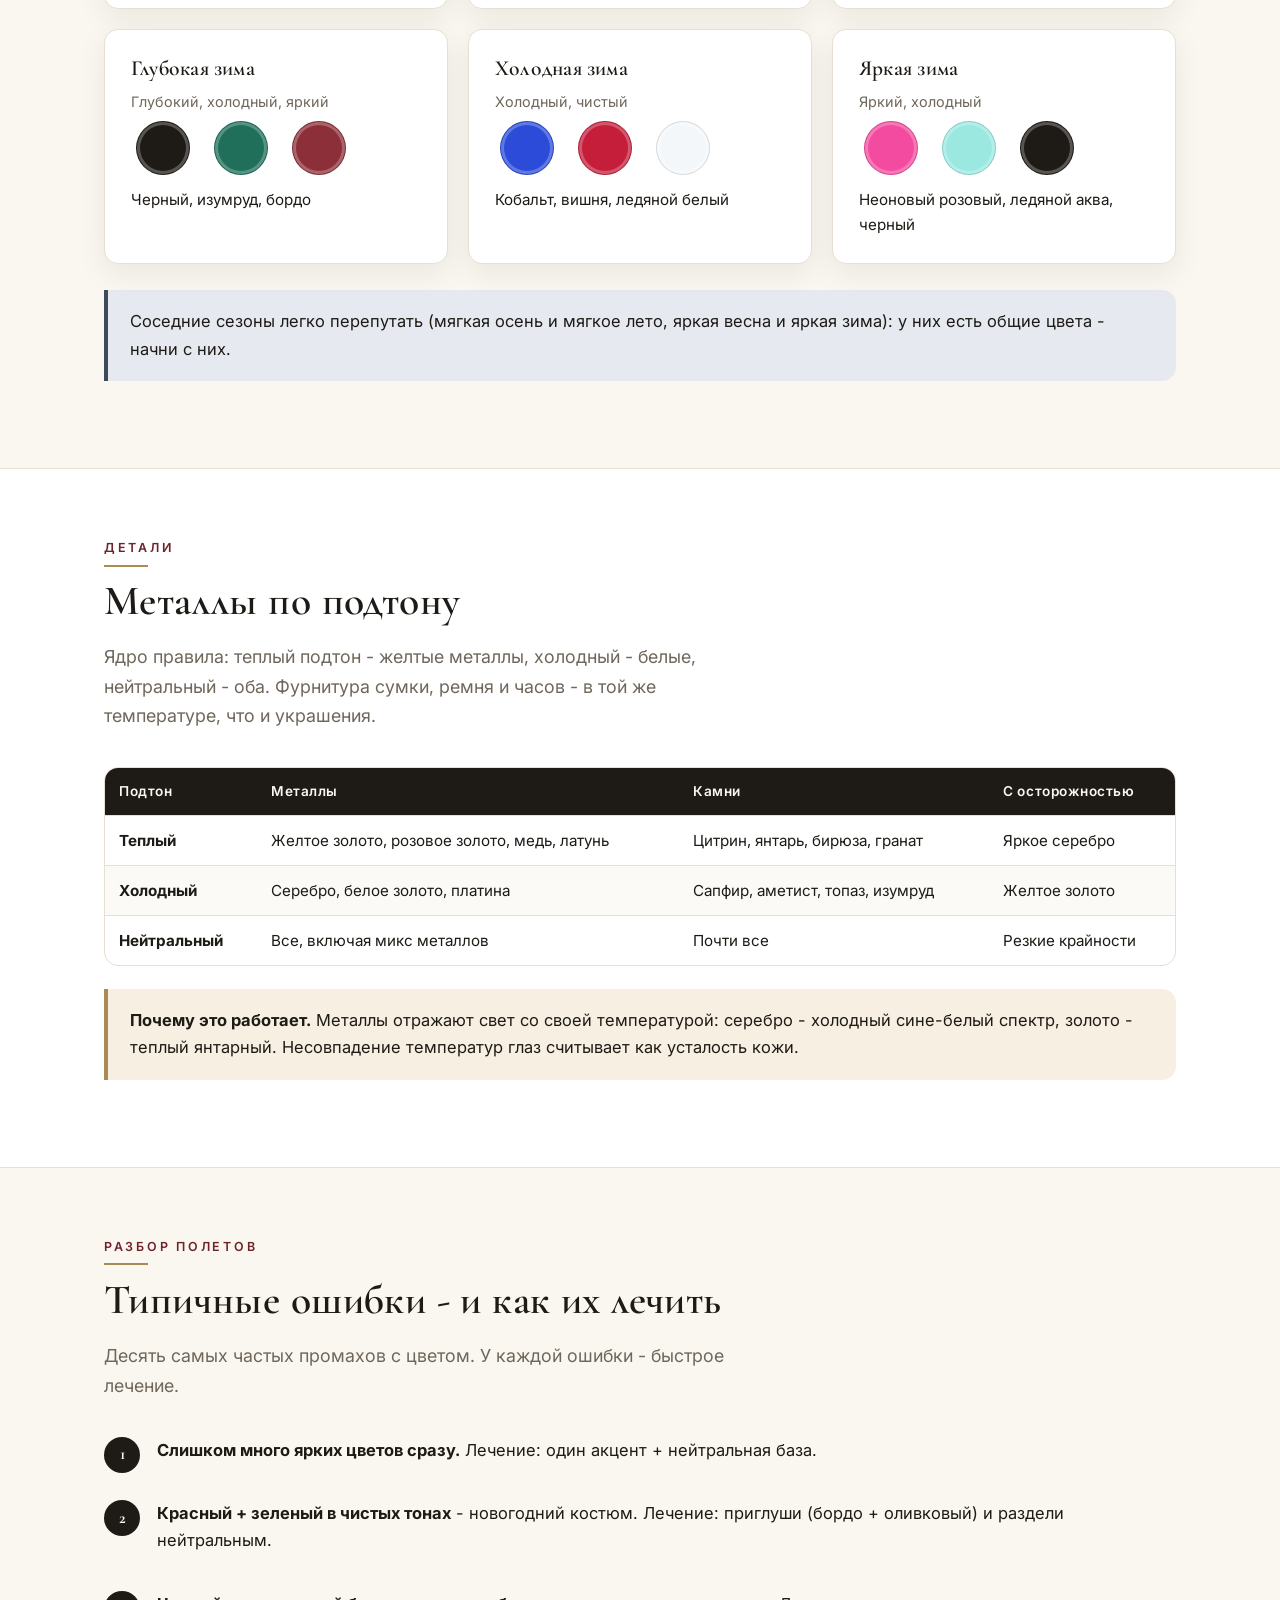
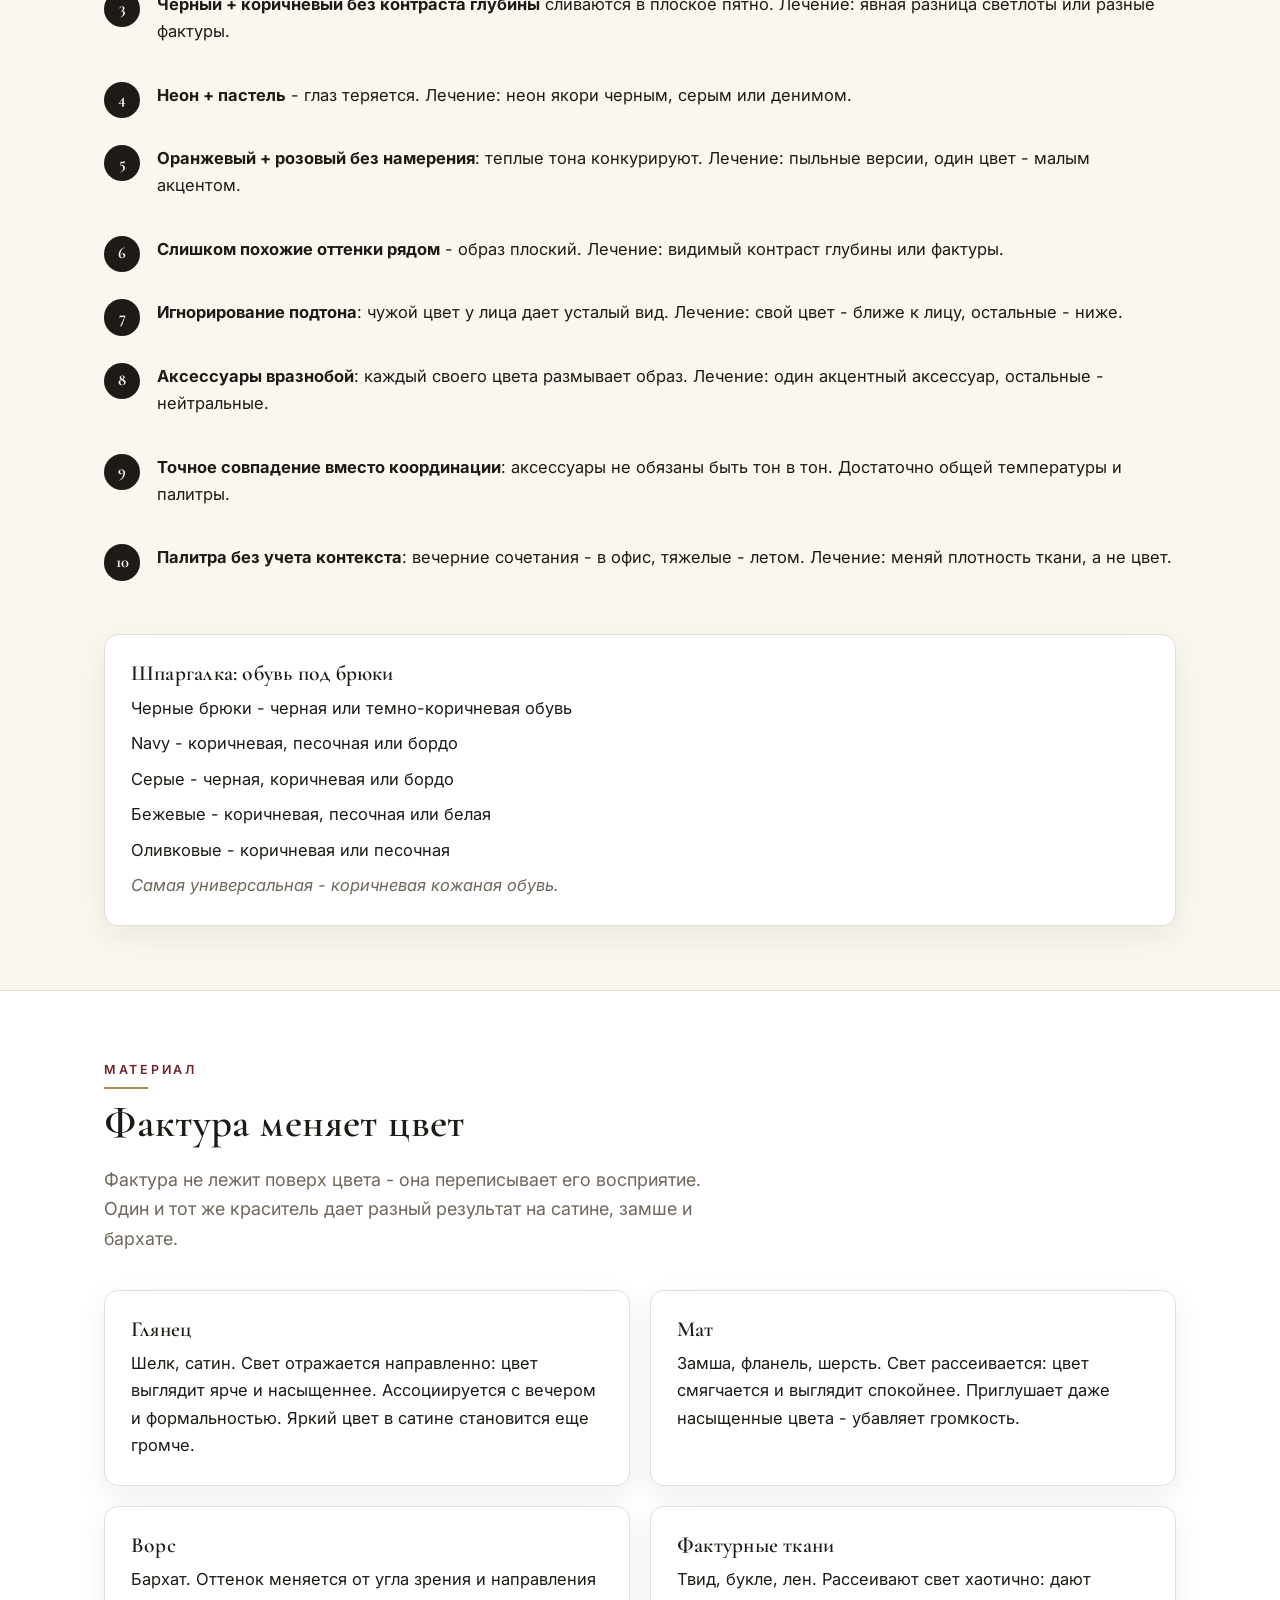
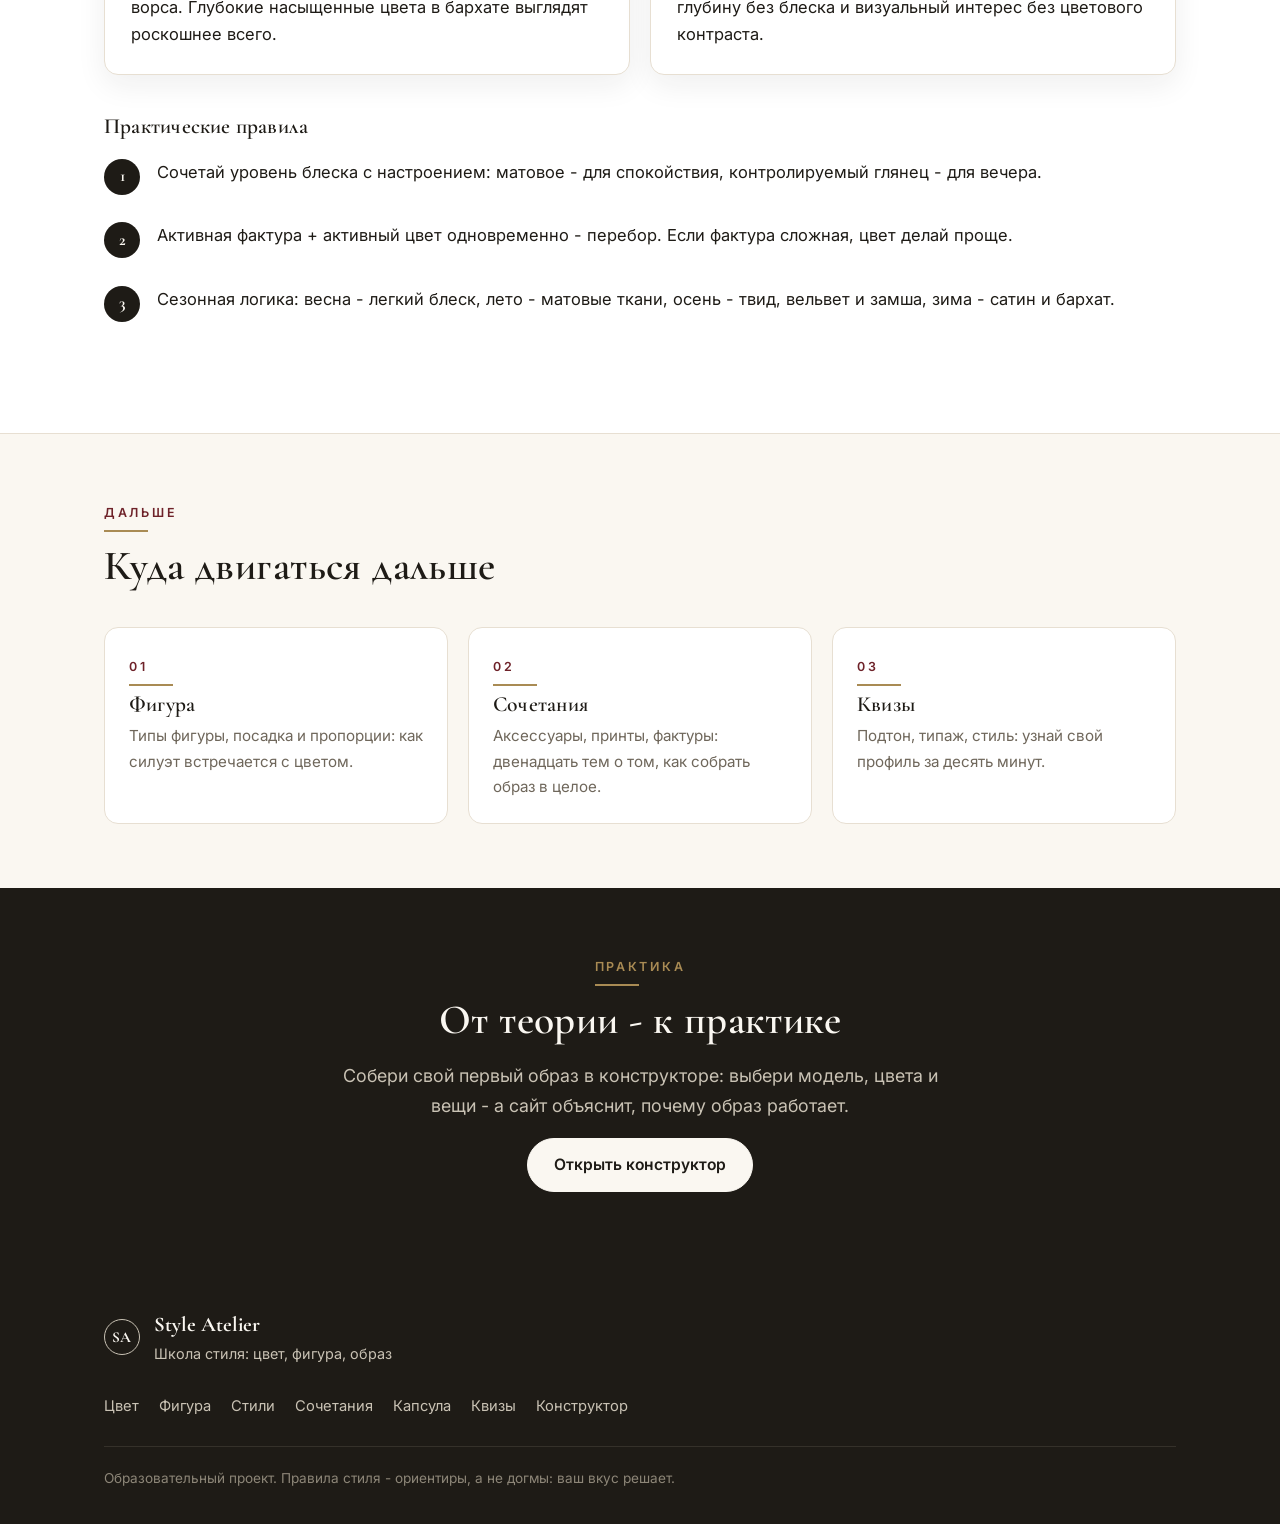
<file: colors.html>
<!DOCTYPE html>
<html lang="ru">
<head>
<meta charset="UTF-8">
<meta name="viewport" content="width=device-width, initial-scale=1.0">
<title data-i18n="meta.title">Style Atelier - Цвет: гармонии, подтон кожи и 12 сезонов</title>
<meta name="description" data-i18n-content="meta.desc" content="Цветовой круг и пять гармоний, правило 60-30-10, нейтральные цвета, подтон кожи, 12 сезонов и металлы. Интерактивные инструменты школы стиля Style Atelier.">
<meta property="og:type" content="website">
<meta property="og:title" data-i18n-content="meta.title" content="Style Atelier - Цвет: гармонии, подтон кожи и 12 сезонов">
<meta property="og:description" data-i18n-content="meta.desc" content="Цветовой круг и пять гармоний, правило 60-30-10, нейтральные цвета, подтон кожи, 12 сезонов и металлы. Интерактивные инструменты школы стиля Style Atelier.">
<meta name="theme-color" content="#FAF7F1">
<link rel="preconnect" href="https://fonts.googleapis.com">
<link rel="preconnect" href="https://fonts.gstatic.com" crossorigin>
<link href="https://fonts.googleapis.com/css2?family=Cormorant+Garamond:ital,wght@0,400;0,500;0,600;0,700;1,400&family=Inter:wght@400;500;600&display=swap" rel="stylesheet">
<link rel="stylesheet" href="css/style.css">
<style>
main.page-colors .wheel-layout{display:grid;grid-template-columns:minmax(0,5fr) minmax(0,6fr);gap:44px;align-items:start}
main.page-colors .wheel-stage{position:sticky;top:92px}
main.page-colors #colorWheel{width:100%;max-width:400px;margin:0 auto}
main.page-colors .wedge{cursor:pointer;opacity:.25;transition:opacity .25s ease;stroke:#FAF7F1;stroke-width:2}
main.page-colors .wedge.on{opacity:1}
main.page-colors .wedge:hover,main.page-colors .wedge:focus{opacity:.85;outline:none}
main.page-colors .wheel-hint{text-align:center;color:var(--muted);font-size:.88rem;margin-top:10px}
main.page-colors .harm-btns{display:flex;flex-wrap:wrap;gap:8px;margin-bottom:18px}
main.page-colors .harm-btn{border:1.5px solid var(--line);background:var(--paper);border-radius:999px;padding:10px 18px;font-family:var(--sans);font-weight:600;font-size:.88rem;cursor:pointer;color:var(--ink);min-height:44px}
main.page-colors .harm-btn:hover{border-color:var(--accent-ink)}
main.page-colors .harm-btn.active{background:var(--ink);color:var(--cream);border-color:var(--ink)}
main.page-colors .wheel-card p{margin-bottom:.7em}
main.page-colors .r6030-bar{display:flex;height:66px;border-radius:12px;overflow:hidden;margin:1.4em 0 .4em;border:1px solid var(--line)}
main.page-colors .r6030-bar div{display:flex;align-items:center;justify-content:center;color:#fff;font-weight:700;font-size:1.05rem}
main.page-colors .seg60{width:60%;background:var(--slate)}
main.page-colors .seg30{width:30%;background:var(--sage)}
main.page-colors .seg10{width:10%;min-width:58px;background:var(--accent)}
main.page-colors .r6030-grid{display:grid;grid-template-columns:repeat(3,1fr);gap:20px;margin-top:1.2em}
main.page-colors .r6030-cell h4{font-family:var(--serif);font-size:1.15rem;margin-bottom:.3em}
main.page-colors .r6030-cell p{font-size:.95rem;color:var(--muted);margin:0}
main.page-colors .sw i{font-style:normal}
main.page-colors .swatch-group{margin-bottom:1.8em}
main.page-colors .swatch-group:last-child{margin-bottom:0}
main.page-colors .swatch-group h3{font-size:1.15rem;margin-bottom:.2em}
main.page-colors .season-trait{color:var(--muted);font-size:.9rem;margin-bottom:.5em}
main.page-colors .season-pal{font-size:.95rem;margin:.8em 0 0}
main.page-colors .season-card .swatches{margin:.2em 0}
main.page-colors .cta-center{text-align:center;max-width:660px;margin:0 auto}
main.page-colors .cta-center .lede{margin-left:auto;margin-right:auto}
main.page-colors .quiz-teaser{display:flex;flex-wrap:wrap;align-items:center;gap:16px;justify-content:space-between}
main.page-colors .quiz-teaser p{margin:0;flex:1 1 260px}
@media(max-width:900px){
  main.page-colors .wheel-layout{grid-template-columns:1fr}
  main.page-colors .wheel-stage{position:static}
  main.page-colors .r6030-grid{grid-template-columns:1fr}
}
</style>
</head>
<body>
<a class="skip-link" href="#main" data-i18n="a11y.skip">Перейти к содержимому</a>
<header class="site-header">
  <div class="wrap header-inner">
    <a class="brand" href="index.html"><span class="brand-mark">SA</span><span class="brand-name">Style Atelier</span></a>
    <nav class="main-nav" id="mainNav" data-i18n-aria="a11y.nav" aria-label="Основная навигация">
      <a href="index.html" data-i18n="nav.home">Главная</a>
      <a href="colors.html" class="active" data-i18n="nav.colors">Цвет</a>
      <a href="figure.html" data-i18n="nav.figure">Фигура</a>
      <a href="styles.html" data-i18n="nav.styles">Стили</a>
      <a href="combinations.html" data-i18n="nav.combo">Сочетания</a>
      <a href="capsule.html" data-i18n="nav.capsule">Капсула</a>
      <a href="builder.html" data-i18n="nav.builder" class="nav-cta">Конструктор</a>
    </nav>
    <div class="header-actions">
      <div class="lang-switch" role="group" data-i18n-aria="a11y.langLabel" aria-label="Выбор языка">
        <button data-lang="ru" class="active">RU</button><button data-lang="en">EN</button>
      </div>
      <button class="nav-toggle" id="navToggle" data-i18n-aria="a11y.menu" aria-label="Меню"><span></span><span></span><span></span></button>
    </div>
  </div>
</header>
<main id="main" tabindex="-1" class="page-colors">

  <section class="hero">
    <div class="wrap hero-inner">
      <div>
        <span class="eyebrow" data-i18n="hero.eyebrow">Теория цвета</span>
        <h1 data-i18n="hero.title">Цвет решает первым</h1>
        <p class="lede" data-i18n="hero.lede">Раньше кроя и бренда глаз считывает цвет. Здесь - цветовой круг с пятью гармониями, правило 60-30-10, нейтрали, подтон кожи и палитры 12 сезонов. Все, чтобы собирать гармоничные образы осознанно.</p>
        <div class="hero-cta">
          <a class="btn btn-primary" href="#wheel" data-i18n="hero.cta1">Покрутить цветовой круг</a>
          <a class="btn btn-ghost" href="builder.html" data-i18n="hero.cta2">Собрать образ</a>
        </div>
      </div>
      <div class="hero-art" aria-hidden="true">
        <svg viewBox="0 0 400 330" width="360" aria-hidden="true">
          <circle cx="200" cy="150" r="128" fill="none" stroke="#E7DFD2" stroke-width="1.5"/>
          <circle cx="200" cy="150" r="104" fill="none" stroke="#E7DFD2" stroke-width="1"/>
          <g>
            <circle cx="200" cy="46" r="17" fill="#D7263D"/><circle cx="252" cy="60" r="17" fill="#E85D2F"/>
            <circle cx="290" cy="98" r="17" fill="#F4841F"/><circle cx="304" cy="150" r="17" fill="#F5B301"/>
            <circle cx="290" cy="202" r="17" fill="#E8C832"/><circle cx="252" cy="240" r="17" fill="#A3B83C"/>
            <circle cx="200" cy="254" r="17" fill="#4E9B47"/><circle cx="148" cy="240" r="17" fill="#2A9D8F"/>
            <circle cx="110" cy="202" r="17" fill="#2B6CB0"/><circle cx="96" cy="150" r="17" fill="#5B5FAB"/>
            <circle cx="110" cy="98" r="17" fill="#7B4B9E"/><circle cx="148" cy="60" r="17" fill="#B23A72"/>
          </g>
          <circle cx="200" cy="150" r="52" fill="none" stroke="#A98B54" stroke-width="1.5"/>
          <circle cx="200" cy="150" r="6" fill="#1E1B16"/>
          <path d="M70 300 C 150 284, 250 284, 330 300" stroke="#A98B54" stroke-width="2" fill="none"/>
          <g>
            <circle cx="120" cy="312" r="11" fill="#8C2F39"/><circle cx="160" cy="318" r="11" fill="#1E3A5F"/>
            <circle cx="200" cy="320" r="11" fill="#A98B54"/><circle cx="240" cy="318" r="11" fill="#3E4A5A"/>
            <circle cx="280" cy="312" r="11" fill="#7D8A6F"/>
          </g>
        </svg>
      </div>
    </div>
  </section>

  <section class="section" id="wheel">
    <div class="wrap">
      <div class="section-head">
        <span class="eyebrow" data-i18n="wheel.eyebrow">Интерактив</span>
        <h2 data-i18n="wheel.title">Цветовой круг: пять гармоний</h2>
        <p class="lede" data-i18n="wheel.lede">Выбери схему - круг подсветит нужные сектора, а карточка объяснит правило и покажет пример комплекта. Клик по любому сектору поворачивает схему вокруг нового якоря.</p>
      </div>
      <div class="wheel-layout">
        <div class="wheel-stage">
          <svg id="colorWheel" viewBox="0 0 320 320" role="img" data-i18n-aria="wheel.svgaria" aria-label="Интерактивный цветовой круг">
            <circle cx="160" cy="160" r="154" fill="none" stroke="#E7DFD2" stroke-width="1.5"/>
            <g id="wheelWedges"></g>
            <circle cx="160" cy="160" r="102" fill="#FAF7F1" stroke="#E7DFD2" stroke-width="1.5"/>
            <circle cx="160" cy="160" r="94" fill="none" stroke="#A98B54" stroke-width="1"/>
          </svg>
          <p class="wheel-hint" data-i18n="wheel.hint">Подсказка: кликни по сектору круга, чтобы повернуть схему</p>
        </div>
        <div class="wheel-panel">
          <div class="harm-btns" role="group" data-i18n-aria="wheel.btnsaria" aria-label="Выбор цветовой гармонии">
            <button class="harm-btn active" data-harm="mono" data-i18n="wheel.b.mono">Монохром</button>
            <button class="harm-btn" data-harm="analog" data-i18n="wheel.b.analog">Аналогичные</button>
            <button class="harm-btn" data-harm="compl" data-i18n="wheel.b.compl">Комплементарные</button>
            <button class="harm-btn" data-harm="split" data-i18n="wheel.b.split">Сплит-комплементарные</button>
            <button class="harm-btn" data-harm="triad" data-i18n="wheel.b.triad">Триада</button>
          </div>
          <article class="card wheel-card" aria-live="polite">
            <span class="rule-tag" id="harmName">Монохром</span>
            <p><strong data-i18n="wheel.l.what">Что это:</strong> <span id="harmWhat">Один цвет в разных тонах, оттенках и насыщенности: от светлого к темному.</span></p>
            <p><strong data-i18n="wheel.l.rule">Правило:</strong> <span id="harmRule">Делай: разница в глубине между вещами - минимум 2-3 ступени, иначе образ станет плоским. Меняй фактуры: гладкое рядом с ворсистым.</span></p>
            <p><strong data-i18n="wheel.l.example">Пример:</strong> <span id="harmEx">Шоколадная замшевая куртка + кремовая водолазка + брюки кэмел + темно-коричневые лоферы. Один цветовой ряд - четыре фактуры.</span></p>
            <p><strong data-i18n="wheel.l.avoid">Избегай:</strong> <span id="harmAvoid">Тона слишком близко друг к другу - получается "плоское пятно" вместо глубины.</span></p>
          </article>
        </div>
      </div>
    </div>
  </section>

  <section class="section alt" id="proportion">
    <div class="wrap">
      <div class="section-head">
        <span class="eyebrow" data-i18n="r6030.eyebrow">Пропорции</span>
        <h2 data-i18n="r6030.title">Правило 60-30-10</h2>
        <p class="lede" data-i18n="r6030.lede">Распределяй цвета по визуальной площади образа, а не по количеству вещей. Три слота - и у каждого своя роль.</p>
      </div>
      <div class="r6030-bar" aria-hidden="true">
        <div class="seg60">60%</div>
        <div class="seg30">30%</div>
        <div class="seg10">10%</div>
      </div>
      <div class="r6030-grid">
        <div class="r6030-cell">
          <h4 data-i18n="r6030.l60">60% - база</h4>
          <p data-i18n="r6030.d60">Брюки, юбка, платье, костюм или пальто. Обычно нейтральный или глубокий спокойный тон - он держит весь образ.</p>
        </div>
        <div class="r6030-cell">
          <h4 data-i18n="r6030.l30">30% - поддержка</h4>
          <p data-i18n="r6030.d30">Жакет, свитер, рубашка. Дополняет базу, а не спорит с ней: слишком похожий - образ "плывет", слишком резкий - выглядит униформой.</p>
        </div>
        <div class="r6030-cell">
          <h4 data-i18n="r6030.l10">10% - акцент</h4>
          <p data-i18n="r6030.d10">Сумка, ремень, шарф, украшения, обувь. Самый смелый элемент - ему позволено кричать.</p>
        </div>
      </div>
      <div class="callout">
        <p><strong data-i18n="r6030.nuance.t">Нюанс: визуальный вес.</strong> <span data-i18n="r6030.nuance.d">Яркость, блеск и контраст "перевешивают" площадь: маленький красный галстук заметнее большой серой рубашки. Воспринимай цифры как "больше всего / заметно меньше / чуть-чуть", а не как математику.</span></p>
      </div>
      <div class="callout gold">
        <p><span data-i18n="r6030.season">Привязка к сезонам: нейтрали твоей палитры занимают слот 60%, а ее яркие цвета - слоты 30% или 10%.</span></p>
        <p><strong data-i18n="r6030.contrast.t">Контраст под ситуацию.</strong> <span data-i18n="r6030.contrast.d">Высокий контраст (черный/белый, navy/белый) - резче, громче, формальнее. Низкий (крем + бежевый + песочный) - спокойный "дорогой" минимализм.</span></p>
      </div>
      <div class="card-grid two" style="margin-top:2em">
        <article class="rule-card">
          <h3 data-i18n="rc3.title">Не больше трех цветов</h3>
          <p class="rule-do"><strong data-i18n="lbl.do">Делай:</strong> <span data-i18n="rc3.do">Держи в образе максимум три цвета одновременно. Нейтральные считаются, принт считается за те цвета, которые в нем видно.</span></p>
          <p class="rule-why"><strong data-i18n="lbl.why">Почему:</strong> <span data-i18n="rc3.why">Глаз спокойно считывает до трех цветовых пятен. Четвертый и пятый превращают образ в визуальный шум.</span></p>
          <p class="rule-avoid"><strong data-i18n="lbl.avoid">Избегай:</strong> <span data-i18n="rc3.avoid">Каждый аксессуар своего цвета: образ рассыпается на несвязанные пятна.</span></p>
          <p class="rule-ex"><strong data-i18n="lbl.ex">Пример:</strong> <span data-i18n="rc3.ex">Два нейтральных + один цвет: navy-брюки + белая рубашка + бордовый ремень.</span></p>
        </article>
        <article class="rule-card">
          <h3 data-i18n="rcA.title">Один акцент</h3>
          <p class="rule-do"><strong data-i18n="lbl.do">Делай:</strong> <span data-i18n="rcA.do">Один яркий акцент на образ: сумка, помада или шарф. Остальные аксессуары - нейтральные и спокойные.</span></p>
          <p class="rule-why"><strong data-i18n="lbl.why">Почему:</strong> <span data-i18n="rcA.why">Два сильных акцента конкурируют за внимание. А один акцент, перекликающийся с другим элементом (сумка + обувь), собирает образ в целое.</span></p>
          <p class="rule-avoid"><strong data-i18n="lbl.avoid">Избегай:</strong> <span data-i18n="rcA.avoid">Громкий верх + громкий низ + громкая сумка: ни один элемент не "выстреливает".</span></p>
          <p class="rule-ex"><strong data-i18n="lbl.ex">Пример:</strong> <span data-i18n="rcA.ex">Черный монохром + красная сумка выглядит дороже, чем пестрый наряд из пяти цветов.</span></p>
        </article>
      </div>
    </div>
  </section>

  <section class="section" id="neutrals">
    <div class="wrap">
      <div class="section-head">
        <span class="eyebrow" data-i18n="neut.eyebrow">База гардероба</span>
        <h2 data-i18n="neut.title">Нейтральные цвета</h2>
        <p class="lede" data-i18n="neut.lede">Нейтрали - фундамент, на котором держатся все гармонии. Строй гардероб вокруг одного-двух базовых нейтралей: чем меньше цветов в базе, тем больше комбинаций.</p>
      </div>
      <div class="swatch-group">
        <h3 data-i18n="neut.warm">Теплые нейтрали</h3>
        <div class="swatches">
          <span class="sw" style="--c:#1E1B16"><i data-i18n="sw.black">Черный</i></span>
          <span class="sw" style="--c:#D9C7A7"><i data-i18n="sw.beige">Бежевый</i></span>
          <span class="sw" style="--c:#C19A6B"><i data-i18n="sw.camel">Кэмел</i></span>
          <span class="sw" style="--c:#F3EAD8"><i data-i18n="sw.cream">Кремовый</i></span>
          <span class="sw" style="--c:#6B4A2F"><i data-i18n="sw.brown">Коричневый</i></span>
        </div>
      </div>
      <div class="swatch-group">
        <h3 data-i18n="neut.cold">Холодные нейтрали</h3>
        <div class="swatches">
          <span class="sw" style="--c:#FFFFFF"><i data-i18n="sw.white">Белый</i></span>
          <span class="sw" style="--c:#9AA0A8"><i data-i18n="sw.gray">Серый</i></span>
          <span class="sw" style="--c:#1E3A5F"><i data-i18n="sw.navy">Navy</i></span>
        </div>
      </div>
      <div class="swatch-group">
        <h3 data-i18n="neut.ext">Расширенные нейтрали</h3>
        <div class="swatches">
          <span class="sw" style="--c:#A89B6C"><i data-i18n="sw.khaki">Хаки</i></span>
          <span class="sw" style="--c:#8E8578"><i data-i18n="sw.taupe">Тауп</i></span>
          <span class="sw" style="--c:#7A7A3A"><i data-i18n="sw.olive">Оливковый</i></span>
          <span class="sw" style="--c:#5B7A9E"><i data-i18n="sw.denim">Деним</i></span>
        </div>
      </div>
      <div class="callout gold">
        <p><strong data-i18n="neut.temp.t">Шпаргалка по температуре.</strong> <span data-i18n="neut.temp.d">Черный, бежевый, кэмел, крем, коричневый - теплые. Белый, серый, navy - холодные. Теплому подтону кожи ближе первая группа, холодному - вторая.</span></p>
      </div>
      <div class="do-dont">
        <div class="do">
          <h4 data-i18n="neut.do.h">Сочетай так</h4>
          <ul>
            <li data-i18n="neut.do.1">Нейтрали одной температуры: крем + кэмел + коричневый, либо белый + серый + графит.</li>
            <li data-i18n="neut.do.2">Интерес в мононейтральном образе - через фактуру: кожа + трикотаж, шелк + деним, лен + замша.</li>
            <li data-i18n="neut.do.3">Черный + коричневый - можно и современно, если есть контраст глубины (коньячный против черного) или светлый третий цвет.</li>
            <li data-i18n="neut.do.4">Приглушенные тона - пыльная роза, шалфей - работают как расширенные нейтрали и не спорят с ярким.</li>
          </ul>
        </div>
        <div class="dont">
          <h4 data-i18n="neut.dont.h">Избегай</h4>
          <ul>
            <li data-i18n="neut.dont.1">Теплый бежевый + холодный серый без "мостика": выбирай greige или клади между ними navy.</li>
            <li data-i18n="neut.dont.2">Плоские ткани одного оттенка рядом: без игры светлого и темного образ читается как униформа.</li>
          </ul>
        </div>
      </div>
    </div>
  </section>

  <section class="section alt" id="undertone">
    <div class="wrap">
      <div class="section-head">
        <span class="eyebrow" data-i18n="under.eyebrow">Цветотип</span>
        <h2 data-i18n="under.title">Подтон кожи</h2>
        <p class="lede" data-i18n="under.lede">Тон кожи (светлая или смуглая) - не то же самое, что подтон (теплый, холодный, нейтральный). Подтон не меняется от загара - и именно он определяет твою палитру.</p>
      </div>
      <div class="callout">
        <p><span data-i18n="under.note">Все тесты проводи при дневном свете и без макияжа. Ни один тест не идеален сам по себе - смотри, куда указывают три-четыре из них.</span></p>
      </div>
      <ol class="steps">
        <li><p><strong data-i18n="under.s1.t">Вены на запястье.</strong> <span data-i18n="under.s1.d">Синие или фиолетовые - холодный подтон. Зеленые или оливковые - теплый. Смесь - нейтральный.</span></p></li>
        <li><p><strong data-i18n="under.s2.t">Украшения.</strong> <span data-i18n="under.s2.d">Золото льстит коже - теплый. Серебро - холодный. Оба одинаково хороши - нейтральный.</span></p></li>
        <li><p><strong data-i18n="under.s3.t">Белый лист.</strong> <span data-i18n="under.s3.d">Поднеси белый лист к лицу: кожа выглядит желтоватой - теплый, розоватой - холодный. Холодному подтону идет чистый белый топ, теплому - кремовый.</span></p></li>
        <li><p><strong data-i18n="under.s4.t">Солнце.</strong> <span data-i18n="under.s4.d">Легко сгораешь и почти не загораешь - холодный. Легко загораешь - теплый. Сначала сгораешь, потом загораешь - нейтральный.</span></p></li>
        <li><p><strong data-i18n="under.s5.t">Тест одежды.</strong> <span data-i18n="under.s5.d">Землистые тона (горчица, терракота) идут - теплый. Драгоценные холодные (изумруд, сапфир) - холодный. Идут и те, и другие - нейтральный.</span></p></li>
      </ol>
      <div class="table-scroll">
        <table class="data">
          <thead>
            <tr>
              <th data-i18n="under.th.tone">Подтон</th>
              <th data-i18n="under.th.colors">Твои цвета</th>
              <th data-i18n="under.th.avoid">С осторожностью</th>
            </tr>
          </thead>
          <tbody>
            <tr>
              <td><strong data-i18n="under.warm.n">Теплый</strong></td>
              <td data-i18n="under.warm.c">Горчичный, терракотовый, оливковый, теплый красный, кремовый, кэмел, шоколадный.</td>
              <td data-i18n="under.warm.a">Ледяные пастели, снежно-белый у лица, холодные синие.</td>
            </tr>
            <tr>
              <td><strong data-i18n="under.cool.n">Холодный</strong></td>
              <td data-i18n="under.cool.c">Изумруд, сапфир, кобальт, фуксия, лаванда, холодный розовый, графит, чистый белый.</td>
              <td data-i18n="under.cool.a">Оранжевый, ярко-желтый, теплые коричневые у лица.</td>
            </tr>
            <tr>
              <td><strong data-i18n="under.neut.n">Нейтральный</strong></td>
              <td data-i18n="under.neut.c">Широкий диапазон: лучше всего - смягченные, сбалансированные тона.</td>
              <td data-i18n="under.neut.a">Резкие крайности - ледяные и неоновые тона.</td>
            </tr>
          </tbody>
        </table>
      </div>
      <div class="callout gold quiz-teaser" style="margin-top:1.6em">
        <p><strong data-i18n="under.quiz.t">Хочешь точнее?</strong> <span data-i18n="under.quiz.d">Пройди квиз на подтон: пять шагов приведут тебя к одному из 12 сезонов и готовой палитре.</span></p>
        <a class="btn btn-primary btn-small" href="quiz.html" data-i18n="under.quiz.btn">Пройти квиз</a>
      </div>
    </div>
  </section>

  <section class="section" id="seasons">
    <div class="wrap">
      <div class="section-head">
        <span class="eyebrow" data-i18n="sea.eyebrow">Палитры</span>
        <h2 data-i18n="sea.title">12 сезонов</h2>
        <p class="lede" data-i18n="sea.lede">Сначала определи подтон: теплый ведет к весне и осени, холодный - к лету и зиме. Затем смотри, что доминирует во внешности: светлота, глубина, яркость или мягкость.</p>
      </div>
      <div class="card-grid">
        <article class="card season-card">
          <h3 data-i18n="sea.s1.n">Светлая весна</h3>
          <p class="season-trait" data-i18n="sea.s1.trait">Светлый, теплый, чистый</p>
          <div class="swatches"><span class="sw" style="--c:#F6C9A0"></span><span class="sw" style="--c:#BFE3C6"></span><span class="sw" style="--c:#F4A08E"></span></div>
          <p class="season-pal" data-i18n="sea.s1.pal">Персик, мята, светлый коралл</p>
        </article>
        <article class="card season-card">
          <h3 data-i18n="sea.s2.n">Теплая весна</h3>
          <p class="season-trait" data-i18n="sea.s2.trait">Теплый, яркий</p>
          <div class="swatches"><span class="sw" style="--c:#F2B880"></span><span class="sw" style="--c:#7BA05B"></span><span class="sw" style="--c:#D94F3D"></span></div>
          <p class="season-pal" data-i18n="sea.s2.pal">Абрикос, травяной зеленый, томатный</p>
        </article>
        <article class="card season-card">
          <h3 data-i18n="sea.s3.n">Яркая весна</h3>
          <p class="season-trait" data-i18n="sea.s3.trait">Яркий, теплый</p>
          <div class="swatches"><span class="sw" style="--c:#B8D94A"></span><span class="sw" style="--c:#F26D5B"></span><span class="sw" style="--c:#3EC6D3"></span></div>
          <p class="season-pal" data-i18n="sea.s3.pal">Лайм, горячий коралл, циан</p>
        </article>
        <article class="card season-card">
          <h3 data-i18n="sea.s4.n">Светлое лето</h3>
          <p class="season-trait" data-i18n="sea.s4.trait">Светлый, холодный, мягкий</p>
          <div class="swatches"><span class="sw" style="--c:#A9C6DE"></span><span class="sw" style="--c:#E8B4C4"></span><span class="sw" style="--c:#C3AED6"></span></div>
          <p class="season-pal" data-i18n="sea.s4.pal">Пудровый голубой, розовый перламутр, сирень</p>
        </article>
        <article class="card season-card">
          <h3 data-i18n="sea.s5.n">Холодное лето</h3>
          <p class="season-trait" data-i18n="sea.s5.trait">Холодный, приглушенный</p>
          <div class="swatches"><span class="sw" style="--c:#B9A7D6"></span><span class="sw" style="--c:#5B7A9E"></span><span class="sw" style="--c:#9AA0A8"></span></div>
          <p class="season-pal" data-i18n="sea.s5.pal">Лаванда, деним, голубино-серый</p>
        </article>
        <article class="card season-card">
          <h3 data-i18n="sea.s6.n">Мягкое лето</h3>
          <p class="season-trait" data-i18n="sea.s6.trait">Мягкий, холодно-нейтральный</p>
          <div class="swatches"><span class="sw" style="--c:#C48E8E"></span><span class="sw" style="--c:#9CAF88"></span><span class="sw" style="--c:#A89BB8"></span></div>
          <p class="season-pal" data-i18n="sea.s6.pal">Припыленная роза, шалфей, дымчатая сирень</p>
        </article>
        <article class="card season-card">
          <h3 data-i18n="sea.s7.n">Мягкая осень</h3>
          <p class="season-trait" data-i18n="sea.s7.trait">Мягкий, тепло-нейтральный</p>
          <div class="swatches"><span class="sw" style="--c:#C19A6B"></span><span class="sw" style="--c:#7A8450"></span><span class="sw" style="--c:#B0704F"></span></div>
          <p class="season-pal" data-i18n="sea.s7.pal">Кэмел, мох, глина</p>
        </article>
        <article class="card season-card">
          <h3 data-i18n="sea.s8.n">Теплая осень</h3>
          <p class="season-trait" data-i18n="sea.s8.trait">Теплый, насыщенный</p>
          <div class="swatches"><span class="sw" style="--c:#D9A441"></span><span class="sw" style="--c:#C1694A"></span><span class="sw" style="--c:#7A7A3A"></span></div>
          <p class="season-pal" data-i18n="sea.s8.pal">Горчица, терракота, оливковый</p>
        </article>
        <article class="card season-card">
          <h3 data-i18n="sea.s9.n">Глубокая осень</h3>
          <p class="season-trait" data-i18n="sea.s9.trait">Глубокий, теплый</p>
          <div class="swatches"><span class="sw" style="--c:#3D5A3D"></span><span class="sw" style="--c:#5C4033"></span><span class="sw" style="--c:#B06A2A"></span></div>
          <p class="season-pal" data-i18n="sea.s9.pal">Лесной зеленый, шоколад, жженая охра</p>
        </article>
        <article class="card season-card">
          <h3 data-i18n="sea.s10.n">Глубокая зима</h3>
          <p class="season-trait" data-i18n="sea.s10.trait">Глубокий, холодный, яркий</p>
          <div class="swatches"><span class="sw" style="--c:#1E1B16"></span><span class="sw" style="--c:#1F6F5B"></span><span class="sw" style="--c:#8C2F39"></span></div>
          <p class="season-pal" data-i18n="sea.s10.pal">Черный, изумруд, бордо</p>
        </article>
        <article class="card season-card">
          <h3 data-i18n="sea.s11.n">Холодная зима</h3>
          <p class="season-trait" data-i18n="sea.s11.trait">Холодный, чистый</p>
          <div class="swatches"><span class="sw" style="--c:#2B4BD8"></span><span class="sw" style="--c:#C41E3A"></span><span class="sw" style="--c:#F4F7FA"></span></div>
          <p class="season-pal" data-i18n="sea.s11.pal">Кобальт, вишня, ледяной белый</p>
        </article>
        <article class="card season-card">
          <h3 data-i18n="sea.s12.n">Яркая зима</h3>
          <p class="season-trait" data-i18n="sea.s12.trait">Яркий, холодный</p>
          <div class="swatches"><span class="sw" style="--c:#F24BA0"></span><span class="sw" style="--c:#9BE8E0"></span><span class="sw" style="--c:#1E1B16"></span></div>
          <p class="season-pal" data-i18n="sea.s12.pal">Неоновый розовый, ледяной аква, черный</p>
        </article>
      </div>
      <div class="callout" style="margin-top:1.6em">
        <p><span data-i18n="sea.note">Соседние сезоны легко перепутать (мягкая осень и мягкое лето, яркая весна и яркая зима): у них есть общие цвета - начни с них.</span></p>
      </div>
    </div>
  </section>

  <section class="section alt" id="metals">
    <div class="wrap">
      <div class="section-head">
        <span class="eyebrow" data-i18n="met.eyebrow">Детали</span>
        <h2 data-i18n="met.title">Металлы по подтону</h2>
        <p class="lede" data-i18n="met.lede">Ядро правила: теплый подтон - желтые металлы, холодный - белые, нейтральный - оба. Фурнитура сумки, ремня и часов - в той же температуре, что и украшения.</p>
      </div>
      <div class="table-scroll">
        <table class="data">
          <thead>
            <tr>
              <th data-i18n="met.th.tone">Подтон</th>
              <th data-i18n="met.th.metals">Металлы</th>
              <th data-i18n="met.th.stones">Камни</th>
              <th data-i18n="met.th.care">С осторожностью</th>
            </tr>
          </thead>
          <tbody>
            <tr>
              <td><strong data-i18n="under.warm.n">Теплый</strong></td>
              <td data-i18n="met.warm.m">Желтое золото, розовое золото, медь, латунь</td>
              <td data-i18n="met.warm.s">Цитрин, янтарь, бирюза, гранат</td>
              <td data-i18n="met.warm.c">Яркое серебро</td>
            </tr>
            <tr>
              <td><strong data-i18n="under.cool.n">Холодный</strong></td>
              <td data-i18n="met.cool.m">Серебро, белое золото, платина</td>
              <td data-i18n="met.cool.s">Сапфир, аметист, топаз, изумруд</td>
              <td data-i18n="met.cool.c">Желтое золото</td>
            </tr>
            <tr>
              <td><strong data-i18n="under.neut.n">Нейтральный</strong></td>
              <td data-i18n="met.neut.m">Все, включая микс металлов</td>
              <td data-i18n="met.neut.s">Почти все</td>
              <td data-i18n="met.neut.c">Резкие крайности</td>
            </tr>
          </tbody>
        </table>
      </div>
      <div class="callout gold">
        <p><strong data-i18n="met.why.t">Почему это работает.</strong> <span data-i18n="met.why.d">Металлы отражают свет со своей "температурой": серебро - холодный сине-белый спектр, золото - теплый янтарный. Несовпадение температур глаз считывает как усталость кожи.</span></p>
      </div>
    </div>
  </section>

  <section class="section" id="mistakes">
    <div class="wrap">
      <div class="section-head">
        <span class="eyebrow" data-i18n="mis.eyebrow">Разбор полетов</span>
        <h2 data-i18n="mis.title">Типичные ошибки - и как их лечить</h2>
        <p class="lede" data-i18n="mis.lede">Десять самых частых промахов с цветом. У каждой ошибки - быстрое лечение.</p>
      </div>
      <ol class="steps">
        <li><p data-i18n-html="mis.1"><strong>Слишком много ярких цветов сразу.</strong> Лечение: один акцент + нейтральная база.</p></li>
        <li><p data-i18n-html="mis.2"><strong>Красный + зеленый в чистых тонах</strong> - новогодний костюм. Лечение: приглуши (бордо + оливковый) и раздели нейтральным.</p></li>
        <li><p data-i18n-html="mis.3"><strong>Черный + коричневый без контраста глубины</strong> сливаются в плоское пятно. Лечение: явная разница светлоты или разные фактуры.</p></li>
        <li><p data-i18n-html="mis.4"><strong>Неон + пастель</strong> - глаз теряется. Лечение: неон якори черным, серым или денимом.</p></li>
        <li><p data-i18n-html="mis.5"><strong>Оранжевый + розовый без намерения</strong>: теплые тона конкурируют. Лечение: пыльные версии, один цвет - малым акцентом.</p></li>
        <li><p data-i18n-html="mis.6"><strong>Слишком похожие оттенки рядом</strong> - образ плоский. Лечение: видимый контраст глубины или фактуры.</p></li>
        <li><p data-i18n-html="mis.7"><strong>Игнорирование подтона</strong>: чужой цвет у лица дает усталый вид. Лечение: свой цвет - ближе к лицу, остальные - ниже.</p></li>
        <li><p data-i18n-html="mis.8"><strong>Аксессуары вразнобой</strong>: каждый своего цвета размывает образ. Лечение: один акцентный аксессуар, остальные - нейтральные.</p></li>
        <li><p data-i18n-html="mis.9"><strong>Точное совпадение вместо координации</strong>: аксессуары не обязаны быть тон в тон. Достаточно общей температуры и палитры.</p></li>
        <li><p data-i18n-html="mis.10"><strong>Палитра без учета контекста</strong>: вечерние сочетания - в офис, тяжелые - летом. Лечение: меняй плотность ткани, а не цвет.</p></li>
      </ol>
      <div class="card" style="margin-top:1.6em">
        <h3 data-i18n="shoe.t">Шпаргалка: обувь под брюки</h3>
        <ul style="list-style:none">
          <li style="margin-bottom:.5em" data-i18n="shoe.r1">Черные брюки - черная или темно-коричневая обувь</li>
          <li style="margin-bottom:.5em" data-i18n="shoe.r2">Navy - коричневая, песочная или бордо</li>
          <li style="margin-bottom:.5em" data-i18n="shoe.r3">Серые - черная, коричневая или бордо</li>
          <li style="margin-bottom:.5em" data-i18n="shoe.r4">Бежевые - коричневая, песочная или белая</li>
          <li style="margin-bottom:.5em" data-i18n="shoe.r5">Оливковые - коричневая или песочная</li>
        </ul>
        <p style="margin-bottom:0;color:var(--muted)"><em data-i18n="shoe.note">Самая универсальная - коричневая кожаная обувь.</em></p>
      </div>
    </div>
  </section>

  <section class="section alt" id="texture">
    <div class="wrap">
      <div class="section-head">
        <span class="eyebrow" data-i18n="tex.eyebrow">Материал</span>
        <h2 data-i18n="tex.title">Фактура меняет цвет</h2>
        <p class="lede" data-i18n="tex.lede">Фактура не лежит поверх цвета - она переписывает его восприятие. Один и тот же краситель дает разный результат на сатине, замше и бархате.</p>
      </div>
      <div class="card-grid two">
        <article class="card">
          <h3 data-i18n="tex.g.t">Глянец</h3>
          <p data-i18n="tex.g.d">Шелк, сатин. Свет отражается направленно: цвет выглядит ярче и насыщеннее. Ассоциируется с вечером и формальностью. Яркий цвет в сатине становится еще громче.</p>
        </article>
        <article class="card">
          <h3 data-i18n="tex.m.t">Мат</h3>
          <p data-i18n="tex.m.d">Замша, фланель, шерсть. Свет рассеивается: цвет смягчается и выглядит спокойнее. Приглушает даже насыщенные цвета - "убавляет громкость".</p>
        </article>
        <article class="card">
          <h3 data-i18n="tex.p.t">Ворс</h3>
          <p data-i18n="tex.p.d">Бархат. Оттенок меняется от угла зрения и направления ворса. Глубокие насыщенные цвета в бархате выглядят роскошнее всего.</p>
        </article>
        <article class="card">
          <h3 data-i18n="tex.x.t">Фактурные ткани</h3>
          <p data-i18n="tex.x.d">Твид, букле, лен. Рассеивают свет хаотично: дают глубину без блеска и визуальный интерес без цветового контраста.</p>
        </article>
      </div>
      <h3 style="margin-top:1.8em" data-i18n="tex.r.h">Практические правила</h3>
      <ol class="steps">
        <li><p data-i18n="tex.r.1">Сочетай уровень блеска с настроением: матовое - для спокойствия, контролируемый глянец - для вечера.</p></li>
        <li><p data-i18n="tex.r.2">Активная фактура + активный цвет одновременно - перебор. Если фактура сложная, цвет делай проще.</p></li>
        <li><p data-i18n="tex.r.3">Сезонная логика: весна - легкий блеск, лето - матовые ткани, осень - твид, вельвет и замша, зима - сатин и бархат.</p></li>
      </ol>
    </div>
  </section>

  <section class="section" id="next">
    <div class="wrap">
      <div class="section-head">
        <span class="eyebrow" data-i18n="next.eyebrow">Дальше</span>
        <h2 data-i18n="next.title">Куда двигаться дальше</h2>
      </div>
      <div class="next-steps">
        <a class="next-card" href="figure.html">
          <span class="eyebrow" data-i18n="next.1k">01</span>
          <h3 data-i18n="next.1t">Фигура</h3>
          <p data-i18n="next.1d">Типы фигуры, посадка и пропорции: как силуэт встречается с цветом.</p>
        </a>
        <a class="next-card" href="combinations.html">
          <span class="eyebrow" data-i18n="next.2k">02</span>
          <h3 data-i18n="next.2t">Сочетания</h3>
          <p data-i18n="next.2d">Аксессуары, принты, фактуры: двенадцать тем о том, как собрать образ в целое.</p>
        </a>
        <a class="next-card" href="quiz.html">
          <span class="eyebrow" data-i18n="next.3k">03</span>
          <h3 data-i18n="next.3t">Квизы</h3>
          <p data-i18n="next.3d">Подтон, типаж, стиль: узнай свой профиль за десять минут.</p>
        </a>
      </div>
    </div>
  </section>

  <section class="section dark">
    <div class="wrap cta-center">
      <span class="eyebrow" data-i18n="cta.eyebrow">Практика</span>
      <h2 data-i18n="cta.title">От теории - к практике</h2>
      <p class="lede" data-i18n="cta.lede">Собери свой первый образ в конструкторе: выбери модель, цвета и вещи - а сайт объяснит, почему образ работает.</p>
      <a class="btn btn-light" href="builder.html" data-i18n="cta.btn">Открыть конструктор</a>
    </div>
  </section>

</main>
<footer class="site-footer">
  <div class="wrap footer-inner">
    <div class="footer-brand"><span class="brand-mark">SA</span><div><strong>Style Atelier</strong><p data-i18n="footer.tag">Школа стиля: цвет, фигура, образ</p></div></div>
    <nav class="footer-nav" data-i18n-aria="a11y.navFooter" aria-label="Дополнительная навигация">
      <a href="colors.html" class="active" data-i18n="nav.colors">Цвет</a>
      <a href="figure.html" data-i18n="nav.figure">Фигура</a>
      <a href="styles.html" data-i18n="nav.styles">Стили</a>
      <a href="combinations.html" data-i18n="nav.combo">Сочетания</a>
      <a href="capsule.html" data-i18n="nav.capsule">Капсула</a>
      <a href="quiz.html" data-i18n="nav.quiz">Квизы</a>
      <a href="builder.html" data-i18n="nav.builder">Конструктор</a>
    </nav>
    <p class="footer-note" data-i18n="footer.note">Образовательный проект. Правила стиля - ориентиры, а не догмы: ваш вкус решает.</p>
  </div>
</footer>
<script>
window.LANG = {
ru: {
  "a11y": {"skip": "Перейти к содержимому", "nav": "Основная навигация", "navFooter": "Дополнительная навигация", "langLabel": "Выбор языка", "menu": "Меню"},
  "meta": {
    "title": "Style Atelier - Цвет: гармонии, подтон кожи и 12 сезонов",
    "desc": "Цветовой круг и пять гармоний, правило 60-30-10, нейтральные цвета, подтон кожи, 12 сезонов и металлы. Интерактивные инструменты школы стиля Style Atelier."
  },
  "nav": {"home": "Главная", "colors": "Цвет", "figure": "Фигура", "styles": "Стили", "combo": "Сочетания", "capsule": "Капсула", "quiz": "Квизы", "builder": "Конструктор"},
  "footer": {"tag": "Школа стиля: цвет, фигура, образ", "note": "Образовательный проект. Правила стиля - ориентиры, а не догмы: ваш вкус решает."},
  "lbl": {"do": "Делай:", "why": "Почему:", "avoid": "Избегай:", "ex": "Пример:"},
  "hero": {
    "eyebrow": "Теория цвета",
    "title": "Цвет решает первым",
    "lede": "Раньше кроя и бренда глаз считывает цвет. Здесь - цветовой круг с пятью гармониями, правило 60-30-10, нейтрали, подтон кожи и палитры 12 сезонов. Все, чтобы собирать гармоничные образы осознанно.",
    "cta1": "Покрутить цветовой круг",
    "cta2": "Собрать образ"
  },
  "wheel": {
    "eyebrow": "Интерактив",
    "title": "Цветовой круг: пять гармоний",
    "lede": "Выбери схему - круг подсветит нужные сектора, а карточка объяснит правило и покажет пример комплекта. Клик по любому сектору поворачивает схему вокруг нового якоря.",
    "svgaria": "Интерактивный цветовой круг из 12 цветов. Кнопки выбирают гармонию, клик по сектору поворачивает схему.",
    "btnsaria": "Выбор цветовой гармонии",
    "hint": "Подсказка: кликни по сектору круга, чтобы повернуть схему",
    "b": {"mono": "Монохром", "analog": "Аналогичные", "compl": "Комплементарные", "split": "Сплит-комплементарные", "triad": "Триада"},
    "l": {"what": "Что это:", "rule": "Правило:", "example": "Пример:", "avoid": "Избегай:"},
    "mono": {
      "name": "Монохром",
      "what": "Один цвет в разных тонах, оттенках и насыщенности: от светлого к темному.",
      "rule": "Разница в глубине между вещами - минимум 2-3 ступени, иначе образ станет плоским. Меняй фактуры: гладкое рядом с ворсистым.",
      "example": "Шоколадная замшевая куртка + кремовая водолазка + брюки кэмел + темно-коричневые лоферы. Один цветовой ряд - четыре фактуры.",
      "avoid": "Тона слишком близко друг к другу - получается плоское пятно вместо глубины."
    },
    "analog": {
      "name": "Аналогичные цвета",
      "what": "2-3 соседних цвета на круге. Самое спокойное сочетание: у цветов общий подтон.",
      "rule": "Держи одинаковую насыщенность у всех элементов. Пусть один цвет ведет, остальные поддерживают.",
      "example": "Оливковая парка + кремовая рубашка + брюки хаки + песочные дезерты. Вся гамма - в желто-зелено-оранжевом секторе.",
      "avoid": "Разная громкость цветов: один кричащий, остальные пыльные - гармония рассыпается."
    },
    "compl": {
      "name": "Комплементарные цвета",
      "what": "Противоположности на круге. Максимальный контраст: цвета усиливают друг друга.",
      "rule": "Один цвет - доминанта, второй - акцент не более 10-15%. Смягченные версии выглядят дороже чистых спектральных.",
      "example": "Navy-костюм + белая рубашка + коньячные туфли. Синий и оранжевый - в замаскированном виде.",
      "avoid": "Оба цвета в равных долях и на полной насыщенности: красный + зеленый превратятся в новогодний костюм."
    },
    "split": {
      "name": "Сплит-комплементарные",
      "what": "Цвет плюс два соседа его противоположности. Контраст комплементарной схемы, но мягче и богаче.",
      "rule": "Три цвета удобно раскладывать по 60-30-10. Держи общую температуру всех элементов.",
      "example": "Navy-блейзер + горчичный галстук + светло-голубая рубашка + серые брюки.",
      "avoid": "Три ярких цвета на максимуме одновременно - выбери одного солиста."
    },
    "triad": {
      "name": "Триада",
      "what": "Три цвета через равные интервалы на круге. Живая, энергичная схема.",
      "rule": "Один цвет ведущий, два других приглуши и используй как акценты. Формула два спокойных + один яркий - беспроигрышна.",
      "example": "Серые брюки + navy-блейзер + бордовый галстук + бледно-желтый нагрудный платок.",
      "avoid": "Три чистых первичных цвета в полную силу: красный-желтый-синий спорят друг с другом."
    }
  },
  "r6030": {
    "eyebrow": "Пропорции",
    "title": "Правило 60-30-10",
    "lede": "Распределяй цвета по визуальной площади образа, а не по количеству вещей. Три слота - и у каждого своя роль.",
    "l60": "60% - база",
    "d60": "Брюки, юбка, платье, костюм или пальто. Обычно нейтральный или глубокий спокойный тон - он держит весь образ.",
    "l30": "30% - поддержка",
    "d30": "Жакет, свитер, рубашка. Дополняет базу, а не спорит с ней: слишком похожий - образ плывет, слишком резкий - выглядит униформой.",
    "l10": "10% - акцент",
    "d10": "Сумка, ремень, шарф, украшения, обувь. Самый смелый элемент - ему позволено кричать.",
    "nuance": {
      "t": "Нюанс: визуальный вес.",
      "d": "Яркость, блеск и контраст перевешивают площадь: маленький красный галстук заметнее большой серой рубашки. Воспринимай цифры как больше всего / заметно меньше / чуть-чуть, а не как математику."
    },
    "season": "Привязка к сезонам: нейтрали твоей палитры занимают слот 60%, а ее яркие цвета - слоты 30% или 10%.",
    "contrast": {
      "t": "Контраст под ситуацию.",
      "d": "Высокий контраст (черный/белый, navy/белый) - резче, громче, формальнее. Низкий (крем + бежевый + песочный) - спокойный дорогой минимализм."
    }
  },
  "rc3": {
    "title": "Не больше трех цветов",
    "do": "Держи в образе максимум три цвета одновременно. Нейтральные считаются, принт считается за те цвета, которые в нем видно.",
    "why": "Глаз спокойно считывает до трех цветовых пятен. Четвертый и пятый превращают образ в визуальный шум.",
    "avoid": "Каждый аксессуар своего цвета: образ рассыпается на несвязанные пятна.",
    "ex": "Два нейтральных + один цвет: navy-брюки + белая рубашка + бордовый ремень."
  },
  "rcA": {
    "title": "Один акцент",
    "do": "Один яркий акцент на образ: сумка, помада или шарф. Остальные аксессуары - нейтральные и спокойные.",
    "why": "Два сильных акцента конкурируют за внимание. А один акцент, перекликающийся с другим элементом (сумка + обувь), собирает образ в целое.",
    "avoid": "Громкий верх + громкий низ + громкая сумка: ни один элемент не выстреливает.",
    "ex": "Черный монохром + красная сумка выглядит дороже, чем пестрый наряд из пяти цветов."
  },
  "neut": {
    "eyebrow": "База гардероба",
    "title": "Нейтральные цвета",
    "lede": "Нейтрали - фундамент, на котором держатся все гармонии. Строй гардероб вокруг одного-двух базовых нейтралей: чем меньше цветов в базе, тем больше комбинаций.",
    "warm": "Теплые нейтрали",
    "cold": "Холодные нейтрали",
    "ext": "Расширенные нейтрали",
    "temp": {
      "t": "Шпаргалка по температуре.",
      "d": "Черный, бежевый, кэмел, крем, коричневый - теплые. Белый, серый, navy - холодные. Теплому подтону кожи ближе первая группа, холодному - вторая."
    },
    "do": {
      "h": "Сочетай так",
      "1": "Нейтрали одной температуры: крем + кэмел + коричневый, либо белый + серый + графит.",
      "2": "Интерес в мононейтральном образе - через фактуру: кожа + трикотаж, шелк + деним, лен + замша.",
      "3": "Черный + коричневый - можно и современно, если есть контраст глубины (коньячный против черного) или светлый третий цвет.",
      "4": "Приглушенные тона - пыльная роза, шалфей - работают как расширенные нейтрали и не спорят с ярким."
    },
    "dont": {
      "h": "Избегай",
      "1": "Теплый бежевый + холодный серый без мостика: выбирай greige или клади между ними navy.",
      "2": "Плоские ткани одного оттенка рядом: без игры светлого и темного образ читается как униформа."
    }
  },
  "sw": {"black": "Черный", "beige": "Бежевый", "camel": "Кэмел", "cream": "Кремовый", "brown": "Коричневый", "white": "Белый", "gray": "Серый", "navy": "Navy", "khaki": "Хаки", "taupe": "Тауп", "olive": "Оливковый", "denim": "Деним"},
  "under": {
    "eyebrow": "Цветотип",
    "title": "Подтон кожи",
    "lede": "Тон кожи (светлая или смуглая) - не то же самое, что подтон (теплый, холодный, нейтральный). Подтон не меняется от загара - и именно он определяет твою палитру.",
    "note": "Все тесты проводи при дневном свете и без макияжа. Ни один тест не идеален сам по себе - смотри, куда указывают три-четыре из них.",
    "s1": {"t": "Вены на запястье.", "d": "Синие или фиолетовые - холодный подтон. Зеленые или оливковые - теплый. Смесь - нейтральный."},
    "s2": {"t": "Украшения.", "d": "Золото льстит коже - теплый. Серебро - холодный. Оба одинаково хороши - нейтральный."},
    "s3": {"t": "Белый лист.", "d": "Поднеси белый лист к лицу: кожа выглядит желтоватой - теплый, розоватой - холодный. Холодному подтону идет чистый белый топ, теплому - кремовый."},
    "s4": {"t": "Солнце.", "d": "Легко сгораешь и почти не загораешь - холодный. Легко загораешь - теплый. Сначала сгораешь, потом загораешь - нейтральный."},
    "s5": {"t": "Тест одежды.", "d": "Землистые тона (горчица, терракота) идут - теплый. Драгоценные холодные (изумруд, сапфир) - холодный. Идут и те, и другие - нейтральный."},
    "th": {"tone": "Подтон", "colors": "Твои цвета", "avoid": "С осторожностью"},
    "warm": {"n": "Теплый", "c": "Горчичный, терракотовый, оливковый, теплый красный, кремовый, кэмел, шоколадный.", "a": "Ледяные пастели, снежно-белый у лица, холодные синие."},
    "cool": {"n": "Холодный", "c": "Изумруд, сапфир, кобальт, фуксия, лаванда, холодный розовый, графит, чистый белый.", "a": "Оранжевый, ярко-желтый, теплые коричневые у лица."},
    "neut": {"n": "Нейтральный", "c": "Широкий диапазон: лучше всего - смягченные, сбалансированные тона.", "a": "Резкие крайности - ледяные и неоновые тона."},
    "quiz": {"t": "Хочешь точнее?", "d": "Пройди квиз на подтон: пять шагов приведут тебя к одному из 12 сезонов и готовой палитре.", "btn": "Пройти квиз"}
  },
  "sea": {
    "eyebrow": "Палитры",
    "title": "12 сезонов",
    "lede": "Сначала определи подтон: теплый ведет к весне и осени, холодный - к лету и зиме. Затем смотри, что доминирует во внешности: светлота, глубина, яркость или мягкость.",
    "note": "Соседние сезоны легко перепутать (мягкая осень и мягкое лето, яркая весна и яркая зима): у них есть общие цвета - начни с них.",
    "s1": {"n": "Светлая весна", "trait": "Светлый, теплый, чистый", "pal": "Персик, мята, светлый коралл"},
    "s2": {"n": "Теплая весна", "trait": "Теплый, яркий", "pal": "Абрикос, травяной зеленый, томатный"},
    "s3": {"n": "Яркая весна", "trait": "Яркий, теплый", "pal": "Лайм, горячий коралл, циан"},
    "s4": {"n": "Светлое лето", "trait": "Светлый, холодный, мягкий", "pal": "Пудровый голубой, розовый перламутр, сирень"},
    "s5": {"n": "Холодное лето", "trait": "Холодный, приглушенный", "pal": "Лаванда, деним, голубино-серый"},
    "s6": {"n": "Мягкое лето", "trait": "Мягкий, холодно-нейтральный", "pal": "Припыленная роза, шалфей, дымчатая сирень"},
    "s7": {"n": "Мягкая осень", "trait": "Мягкий, тепло-нейтральный", "pal": "Кэмел, мох, глина"},
    "s8": {"n": "Теплая осень", "trait": "Теплый, насыщенный", "pal": "Горчица, терракота, оливковый"},
    "s9": {"n": "Глубокая осень", "trait": "Глубокий, теплый", "pal": "Лесной зеленый, шоколад, жженая охра"},
    "s10": {"n": "Глубокая зима", "trait": "Глубокий, холодный, яркий", "pal": "Черный, изумруд, бордо"},
    "s11": {"n": "Холодная зима", "trait": "Холодный, чистый", "pal": "Кобальт, вишня, ледяной белый"},
    "s12": {"n": "Яркая зима", "trait": "Яркий, холодный", "pal": "Неоновый розовый, ледяной аква, черный"}
  },
  "met": {
    "eyebrow": "Детали",
    "title": "Металлы по подтону",
    "lede": "Ядро правила: теплый подтон - желтые металлы, холодный - белые, нейтральный - оба. Фурнитура сумки, ремня и часов - в той же температуре, что и украшения.",
    "th": {"tone": "Подтон", "metals": "Металлы", "stones": "Камни", "care": "С осторожностью"},
    "warm": {"m": "Желтое золото, розовое золото, медь, латунь", "s": "Цитрин, янтарь, бирюза, гранат", "c": "Яркое серебро"},
    "cool": {"m": "Серебро, белое золото, платина", "s": "Сапфир, аметист, топаз, изумруд", "c": "Желтое золото"},
    "neut": {"m": "Все, включая микс металлов", "s": "Почти все", "c": "Резкие крайности"},
    "why": {"t": "Почему это работает.", "d": "Металлы отражают свет со своей температурой: серебро - холодный сине-белый спектр, золото - теплый янтарный. Несовпадение температур глаз считывает как усталость кожи."}
  },
  "mis": {
    "eyebrow": "Разбор полетов",
    "title": "Типичные ошибки - и как их лечить",
    "lede": "Десять самых частых промахов с цветом. У каждой ошибки - быстрое лечение.",
    "1": "<strong>Слишком много ярких цветов сразу.</strong> Лечение: один акцент + нейтральная база.",
    "2": "<strong>Красный + зеленый в чистых тонах</strong> - новогодний костюм. Лечение: приглуши (бордо + оливковый) и раздели нейтральным.",
    "3": "<strong>Черный + коричневый без контраста глубины</strong> сливаются в плоское пятно. Лечение: явная разница светлоты или разные фактуры.",
    "4": "<strong>Неон + пастель</strong> - глаз теряется. Лечение: неон якори черным, серым или денимом.",
    "5": "<strong>Оранжевый + розовый без намерения</strong>: теплые тона конкурируют. Лечение: пыльные версии, один цвет - малым акцентом.",
    "6": "<strong>Слишком похожие оттенки рядом</strong> - образ плоский. Лечение: видимый контраст глубины или фактуры.",
    "7": "<strong>Игнорирование подтона</strong>: чужой цвет у лица дает усталый вид. Лечение: свой цвет - ближе к лицу, остальные - ниже.",
    "8": "<strong>Аксессуары вразнобой</strong>: каждый своего цвета размывает образ. Лечение: один акцентный аксессуар, остальные - нейтральные.",
    "9": "<strong>Точное совпадение вместо координации</strong>: аксессуары не обязаны быть тон в тон. Достаточно общей температуры и палитры.",
    "10": "<strong>Палитра без учета контекста</strong>: вечерние сочетания - в офис, тяжелые - летом. Лечение: меняй плотность ткани, а не цвет."
  },
  "shoe": {
    "t": "Шпаргалка: обувь под брюки",
    "r1": "Черные брюки - черная или темно-коричневая обувь",
    "r2": "Navy - коричневая, песочная или бордо",
    "r3": "Серые - черная, коричневая или бордо",
    "r4": "Бежевые - коричневая, песочная или белая",
    "r5": "Оливковые - коричневая или песочная",
    "note": "Самая универсальная - коричневая кожаная обувь."
  },
  "tex": {
    "eyebrow": "Материал",
    "title": "Фактура меняет цвет",
    "lede": "Фактура не лежит поверх цвета - она переписывает его восприятие. Один и тот же краситель дает разный результат на сатине, замше и бархате.",
    "g": {"t": "Глянец", "d": "Шелк, сатин. Свет отражается направленно: цвет выглядит ярче и насыщеннее. Ассоциируется с вечером и формальностью. Яркий цвет в сатине становится еще громче."},
    "m": {"t": "Мат", "d": "Замша, фланель, шерсть. Свет рассеивается: цвет смягчается и выглядит спокойнее. Приглушает даже насыщенные цвета - убавляет громкость."},
    "p": {"t": "Ворс", "d": "Бархат. Оттенок меняется от угла зрения и направления ворса. Глубокие насыщенные цвета в бархате выглядят роскошнее всего."},
    "x": {"t": "Фактурные ткани", "d": "Твид, букле, лен. Рассеивают свет хаотично: дают глубину без блеска и визуальный интерес без цветового контраста."},
    "r": {
      "h": "Практические правила",
      "1": "Сочетай уровень блеска с настроением: матовое - для спокойствия, контролируемый глянец - для вечера.",
      "2": "Активная фактура + активный цвет одновременно - перебор. Если фактура сложная, цвет делай проще.",
      "3": "Сезонная логика: весна - легкий блеск, лето - матовые ткани, осень - твид, вельвет и замша, зима - сатин и бархат."
    }
  },
  "next": {
    "eyebrow": "Дальше",
    "title": "Куда двигаться дальше",
    "1k": "01", "1t": "Фигура", "1d": "Типы фигуры, посадка и пропорции: как силуэт встречается с цветом.",
    "2k": "02", "2t": "Сочетания", "2d": "Аксессуары, принты, фактуры: двенадцать тем о том, как собрать образ в целое.",
    "3k": "03", "3t": "Квизы", "3d": "Подтон, типаж, стиль: узнай свой профиль за десять минут."
  },
  "cta": {
    "eyebrow": "Практика",
    "title": "От теории - к практике",
    "lede": "Собери свой первый образ в конструкторе: выбери модель, цвета и вещи - а сайт объяснит, почему образ работает.",
    "btn": "Открыть конструктор"
  }
},
en: {
  "a11y": {"skip": "Skip to content", "nav": "Main navigation", "navFooter": "Footer navigation", "langLabel": "Language selection", "menu": "Menu"},
  "meta": {
    "title": "Style Atelier - Color: harmonies, undertone and the 12 seasons",
    "desc": "The color wheel and five harmonies, the 60-30-10 rule, neutrals, skin undertone, the 12 seasons and metals. Interactive tools from the Style Atelier school of style."
  },
  "nav": {"home": "Home", "colors": "Color", "figure": "Figure", "styles": "Styles", "combo": "Combinations", "capsule": "Capsule", "quiz": "Quizzes", "builder": "Builder"},
  "footer": {"tag": "The school of style: color, figure, outfit", "note": "An educational project. Style rules are guidelines, not dogma - your taste decides."},
  "lbl": {"do": "Do:", "why": "Why it works:", "avoid": "Avoid:", "ex": "Example:"},
  "hero": {
    "eyebrow": "Color theory",
    "title": "Color speaks first",
    "lede": "Before cut or brand, the eye reads color. Here you get the color wheel with five harmonies, the 60-30-10 rule, neutrals, skin undertone and the 12-season palettes - everything for building harmonious outfits with intention.",
    "cta1": "Try the color wheel",
    "cta2": "Build an outfit"
  },
  "wheel": {
    "eyebrow": "Interactive",
    "title": "The color wheel: five harmonies",
    "lede": "Pick a scheme - the wheel highlights the right segments and the card explains the rule with an outfit example. Click any segment to rotate the scheme around a new anchor.",
    "svgaria": "Interactive 12-color wheel. Buttons pick a harmony, clicking a segment rotates the scheme.",
    "btnsaria": "Choose a color harmony",
    "hint": "Tip: click a wheel segment to rotate the scheme",
    "b": {"mono": "Monochrome", "analog": "Analogous", "compl": "Complementary", "split": "Split-complementary", "triad": "Triad"},
    "l": {"what": "What it is:", "rule": "The rule:", "example": "Example:", "avoid": "Avoid:"},
    "mono": {
      "name": "Monochrome",
      "what": "One color in different tones, tints and shades, from light to deep.",
      "rule": "Keep at least 2-3 steps of depth between pieces, or the look goes flat. Mix textures: smooth next to nubby.",
      "example": "Chocolate suede jacket + cream turtleneck + camel trousers + dark brown loafers. One color family, four textures.",
      "avoid": "Tones sitting too close together - you get a flat patch instead of depth."
    },
    "analog": {
      "name": "Analogous colors",
      "what": "2-3 neighboring colors on the wheel. The calmest combination - the colors share an undertone.",
      "rule": "Keep the same saturation across pieces. Let one color lead and the others support.",
      "example": "Olive parka + cream shirt + khaki trousers + sand desert boots. The whole range sits in the yellow-green-orange sector.",
      "avoid": "Mixed volume: one loud color with dusty ones breaks the harmony."
    },
    "compl": {
      "name": "Complementary colors",
      "what": "Opposites on the wheel. Maximum contrast: the colors intensify each other.",
      "rule": "One color dominates, the second is an accent of 10-15% at most. Softened versions look richer than pure spectral brights.",
      "example": "Navy suit + white shirt + cognac shoes. Blue and orange in disguise.",
      "avoid": "Both colors in equal parts at full saturation: red + green reads as a holiday costume."
    },
    "split": {
      "name": "Split-complementary",
      "what": "A color plus the two neighbors of its opposite. The contrast of a complementary scheme, softer and richer.",
      "rule": "Three colors fit the 60-30-10 split nicely. Keep one temperature across the pieces.",
      "example": "Navy blazer + mustard tie + light-blue shirt + gray trousers.",
      "avoid": "Three brights at full volume at once - pick one soloist."
    },
    "triad": {
      "name": "Triad",
      "what": "Three colors evenly spaced on the wheel. A lively, energetic scheme.",
      "rule": "One color leads, the other two stay muted as accents. Two calm + one bright never fails.",
      "example": "Gray trousers + navy blazer + bordeaux tie + pale-yellow pocket square.",
      "avoid": "Three pure primaries at full strength: red-yellow-blue fight each other."
    }
  },
  "r6030": {
    "eyebrow": "Proportion",
    "title": "The 60-30-10 rule",
    "lede": "Distribute color by the visual area of the outfit, not by item count. Three slots, each with its own job.",
    "l60": "60% - base",
    "d60": "Trousers, skirt, dress, suit or coat. Usually a neutral or a deep calm tone - it carries the whole outfit.",
    "l30": "30% - support",
    "d30": "Jacket, sweater, shirt. It complements the base instead of arguing with it: too close and the outfit blurs, too sharp and it looks like a uniform.",
    "l10": "10% - accent",
    "d10": "Bag, belt, scarf, jewelry, shoes. The boldest piece - it is allowed to shout.",
    "nuance": {
      "t": "Nuance: visual weight.",
      "d": "Brightness, sheen and contrast outweigh area: a small red tie beats a big gray shirt. Read the numbers as most / clearly less / just a touch, not as math."
    },
    "season": "Season tie-in: your palette's neutrals take the 60% slot, its brights take the 30% or 10%.",
    "contrast": {
      "t": "Contrast for the occasion.",
      "d": "High contrast (black/white, navy/white) reads sharper, louder, more formal. Low contrast (cream + beige + sand) reads calm and quietly luxurious."
    }
  },
  "rc3": {
    "title": "No more than three colors",
    "do": "Keep at most three colors in one outfit. Neutrals count, and a print counts for the colors you can see in it.",
    "why": "The eye calmly reads up to three color fields. A fourth and fifth turn the outfit into visual noise.",
    "avoid": "Every accessory in its own color: the outfit falls apart into disconnected patches.",
    "ex": "Two neutrals + one color: navy trousers + white shirt + bordeaux belt."
  },
  "rcA": {
    "title": "One accent",
    "do": "One bright accent per outfit: a bag, a lip color, or a scarf. Every other accessory stays neutral and calm.",
    "why": "Two strong accents compete for attention. But one accent echoing another element (bag + shoes) pulls the whole outfit together.",
    "avoid": "Loud top + loud bottom + loud bag: no single piece gets to shine.",
    "ex": "An all-black look + a red bag looks richer than a five-color outfit."
  },
  "neut": {
    "eyebrow": "Wardrobe foundation",
    "title": "Neutral colors",
    "lede": "Neutrals are the foundation every harmony stands on. Build your wardrobe around one or two core neutrals: fewer base colors means more combinations.",
    "warm": "Warm neutrals",
    "cold": "Cool neutrals",
    "ext": "Extended neutrals",
    "temp": {
      "t": "Temperature cheat sheet.",
      "d": "Black, beige, camel, cream, brown run warm. White, gray, navy run cool. Warm undertones lean toward the first group, cool undertones toward the second."
    },
    "do": {
      "h": "Pair them like this",
      "1": "Neutrals of one temperature: cream + camel + brown, or white + gray + graphite.",
      "2": "Bring interest to an all-neutral outfit through texture: leather + knit, silk + denim, linen + suede.",
      "3": "Black + brown works - and looks modern - with clear depth contrast (cognac against black) or a light third color.",
      "4": "Muted tones - dusty rose, sage - work as extended neutrals and never argue with brights."
    },
    "dont": {
      "h": "Avoid",
      "1": "Warm beige + cool gray with no bridge: pick greige or place navy between them.",
      "2": "Flat fabrics in a single shade side by side: with no light-dark play it reads as a uniform."
    }
  },
  "sw": {"black": "Black", "beige": "Beige", "camel": "Camel", "cream": "Cream", "brown": "Brown", "white": "White", "gray": "Gray", "navy": "Navy", "khaki": "Khaki", "taupe": "Taupe", "olive": "Olive", "denim": "Denim"},
  "under": {
    "eyebrow": "Color analysis",
    "title": "Skin undertone",
    "lede": "Skin tone (light or deep) is not the same as undertone (warm, cool, neutral). Undertone never changes with a tan - and it decides your palette.",
    "note": "Run every test in daylight with no makeup. No single test is perfect on its own - follow where three or four of them point.",
    "s1": {"t": "Wrist veins.", "d": "Blue or purple - cool undertone. Green or olive - warm. A mix - neutral."},
    "s2": {"t": "Jewelry.", "d": "Gold flatters your skin - warm. Silver - cool. Both look equally good - neutral."},
    "s3": {"t": "White paper.", "d": "Hold white paper to your face: yellowish skin - warm, pinkish - cool. Cool undertones suit pure-white tops, warm ones suit cream."},
    "s4": {"t": "Sun.", "d": "You burn easily and barely tan - cool. You tan easily - warm. You burn first, then tan - neutral."},
    "s5": {"t": "The clothing test.", "d": "Earthy tones (mustard, terracotta) suit you - warm. Cool jewel tones (emerald, sapphire) - cool. Both suit you - neutral."},
    "th": {"tone": "Undertone", "colors": "Your colors", "avoid": "Handle with care"},
    "warm": {"n": "Warm", "c": "Mustard, terracotta, olive, warm red, cream, camel, chocolate.", "a": "Icy pastels, snow-white near the face, cold blues."},
    "cool": {"n": "Cool", "c": "Emerald, sapphire, cobalt, fuchsia, lavender, cool pink, graphite, pure white.", "a": "Orange, bright yellow, warm browns near the face."},
    "neut": {"n": "Neutral", "c": "A wide range: softened, balanced tones work best.", "a": "Sharp extremes - icy and neon tones."},
    "quiz": {"t": "Want more precision?", "d": "Take the undertone quiz: five steps will lead you to one of the 12 seasons and a ready-made palette.", "btn": "Take the quiz"}
  },
  "sea": {
    "eyebrow": "Palettes",
    "title": "The 12 seasons",
    "lede": "First find your undertone: warm leads to spring and autumn, cool to summer and winter. Then notice what dominates your coloring: lightness, depth, brightness or softness.",
    "note": "Neighboring seasons are easy to confuse (soft autumn and soft summer, bright spring and bright winter): they share colors - start there.",
    "s1": {"n": "Light Spring", "trait": "Light, warm, clear", "pal": "Peach, mint, light coral"},
    "s2": {"n": "Warm Spring", "trait": "Warm, bright", "pal": "Apricot, grass green, tomato"},
    "s3": {"n": "Bright Spring", "trait": "Bright, warm", "pal": "Lime, hot coral, cyan"},
    "s4": {"n": "Light Summer", "trait": "Light, cool, soft", "pal": "Powder blue, pearly pink, lilac"},
    "s5": {"n": "Cool Summer", "trait": "Cool, muted", "pal": "Lavender, denim, dove gray"},
    "s6": {"n": "Soft Summer", "trait": "Soft, cool-neutral", "pal": "Dusty rose, sage, smoky lilac"},
    "s7": {"n": "Soft Autumn", "trait": "Soft, warm-neutral", "pal": "Camel, moss, clay"},
    "s8": {"n": "Warm Autumn", "trait": "Warm, rich", "pal": "Mustard, terracotta, olive"},
    "s9": {"n": "Deep Autumn", "trait": "Deep, warm", "pal": "Forest green, chocolate, burnt ochre"},
    "s10": {"n": "Deep Winter", "trait": "Deep, cool, bright", "pal": "Black, emerald, bordeaux"},
    "s11": {"n": "Cool Winter", "trait": "Cool, clear", "pal": "Cobalt, cherry, icy white"},
    "s12": {"n": "Bright Winter", "trait": "Bright, cool", "pal": "Neon pink, icy aqua, black"}
  },
  "met": {
    "eyebrow": "Details",
    "title": "Metals by undertone",
    "lede": "The core rule: warm undertones pair with yellow metals, cool with white metals, neutral with both. Keep bag, belt and watch hardware at the same temperature as your jewelry.",
    "th": {"tone": "Undertone", "metals": "Metals", "stones": "Stones", "care": "Handle with care"},
    "warm": {"m": "Yellow gold, rose gold, copper, brass", "s": "Citrine, amber, turquoise, garnet", "c": "Bright silver"},
    "cool": {"m": "Silver, white gold, platinum", "s": "Sapphire, amethyst, topaz, emerald", "c": "Yellow gold"},
    "neut": {"m": "All, including mixed metals", "s": "Almost all", "c": "Sharp extremes"},
    "why": {"t": "Why it works.", "d": "Metals reflect light at their own temperature: silver reflects cool, blue-white light, gold a warm amber one. When the temperatures clash, the eye reads it as tired skin."}
  },
  "mis": {
    "eyebrow": "Reality check",
    "title": "Common mistakes - and how to fix them",
    "lede": "The ten most frequent color misses. Each comes with a quick fix.",
    "1": "<strong>Too many brights at once.</strong> Fix: one accent + a neutral base.",
    "2": "<strong>Red + green in pure tones</strong> reads as a holiday costume. Fix: mute them (bordeaux + olive) and split with a neutral.",
    "3": "<strong>Black + brown with no depth contrast</strong> melt into a flat patch. Fix: clear lightness difference or different textures.",
    "4": "<strong>Neon + pastel</strong> loses the eye. Fix: anchor neon with black, gray or denim.",
    "5": "<strong>Orange + pink with no intent</strong>: warm tones compete. Fix: dusty versions, one color as a small accent.",
    "6": "<strong>Tones sitting too close together</strong> go flat. Fix: visible depth or texture contrast.",
    "7": "<strong>Ignoring undertone</strong>: the wrong color near your face looks tiring. Fix: your colors near the face, the rest below.",
    "8": "<strong>Scattered accessories</strong>: each in its own color blurs the outfit. Fix: one accent accessory, the rest neutral.",
    "9": "<strong>Exact matching instead of coordinating</strong>: accessories need not be tone-on-tone. Shared temperature and palette are enough.",
    "10": "<strong>Palette ignoring context</strong>: evening combos at the office, heavy ones in summer. Fix: change fabric weight, not color."
  },
  "shoe": {
    "t": "Cheat sheet: shoes with trousers",
    "r1": "Black trousers - black or dark-brown shoes",
    "r2": "Navy - brown, sand or bordeaux",
    "r3": "Gray - black, brown or bordeaux",
    "r4": "Beige - brown, sand or white",
    "r5": "Olive - brown or sand",
    "note": "The most versatile pick: brown leather shoes."
  },
  "tex": {
    "eyebrow": "Material",
    "title": "Texture changes color",
    "lede": "Texture does not sit on top of color - it rewrites how you perceive it. The same dye reads differently on satin, suede and velvet.",
    "g": {"t": "Sheen", "d": "Silk, satin. Light bounces directionally: color looks brighter and richer. Reads as evening and formal. A bright color in satin gets even louder."},
    "m": {"t": "Matte", "d": "Suede, flannel, wool. Light scatters: color softens and calms down. Mutes even saturated colors - turns the volume down."},
    "p": {"t": "Pile", "d": "Velvet. The shade shifts with viewing angle and pile direction. Deep saturated colors look most luxurious in velvet."},
    "x": {"t": "Textured weaves", "d": "Tweed, boucle, linen. They scatter light unevenly: depth without shine, visual interest without color contrast."},
    "r": {
      "h": "Practical rules",
      "1": "Match sheen to mood: matte for calm, controlled sheen for evening.",
      "2": "Busy texture + busy color at once is too much. If the texture is complex, keep the color simple.",
      "3": "Seasonal logic: spring - light sheen, summer - matte fabrics, autumn - tweed, corduroy and suede, winter - satin and velvet."
    }
  },
  "next": {
    "eyebrow": "Next steps",
    "title": "Where to go next",
    "1k": "01", "1t": "Figure", "1d": "Body types, fit and proportion: where silhouette meets color.",
    "2k": "02", "2t": "Combinations", "2d": "Accessories, prints, textures: twelve topics on pulling an outfit together.",
    "3k": "03", "3t": "Quizzes", "3d": "Undertone, body type, style: discover your profile in ten minutes."
  },
  "cta": {
    "eyebrow": "Practice",
    "title": "From theory to practice",
    "lede": "Build your first outfit in the builder: pick a model, colors and pieces - and the site will explain why the outfit works.",
    "btn": "Open the builder"
  }
}
};
</script>
<script src="js/common.js"></script>
<script>
(function(){
  "use strict";
  var NS = "http://www.w3.org/2000/svg";
  var HUES = ["#D7263D","#E85D2F","#F4841F","#F5B301","#E8C832","#A3B83C","#4E9B47","#2A9D8F","#2B6CB0","#5B5FAB","#7B4B9E","#B23A72"];
  var OFFSETS = {mono:[0], analog:[-1,0,1], compl:[0,6], split:[0,5,7], triad:[0,4,8]};
  var state = {harm:"mono", anchor:8};
  var g = document.getElementById("wheelWedges");
  var wedges = [];
  function pt(cx,cy,r,deg){
    var a = (deg-90)*Math.PI/180;
    return (cx+r*Math.cos(a)).toFixed(1)+" "+(cy+r*Math.sin(a)).toFixed(1);
  }
  for(var i=0;i<12;i++){
    (function(idx){
      var a0 = idx*30, a1 = a0+30;
      var d = "M"+pt(160,160,150,a0)+" A150 150 0 0 1 "+pt(160,160,150,a1)+
              " L"+pt(160,160,104,a1)+" A104 104 0 0 0 "+pt(160,160,104,a0)+" Z";
      var p = document.createElementNS(NS,"path");
      p.setAttribute("d",d);
      p.setAttribute("fill",HUES[idx]);
      p.setAttribute("class","wedge");
      p.setAttribute("tabindex","0");
      p.setAttribute("role","button");
      p.addEventListener("click",function(){ state.anchor=idx; render(); });
      p.addEventListener("keydown",function(e){
        if(e.key==="Enter"||e.key===" "){ e.preventDefault(); state.anchor=idx; render(); }
      });
      g.appendChild(p);
      wedges.push(p);
    })(i);
  }
  function activeSet(){
    return OFFSETS[state.harm].map(function(o){ return (state.anchor+o+12)%12; });
  }
  function curLang(){
    return (window.SA && SA.getLang) ? SA.getLang() : "ru";
  }
  function tr(key){
    return (window.SA && SA.t) ? SA.t(key,curLang()) : "";
  }
  function setText(id,val){
    var n = document.getElementById(id);
    if(n) n.textContent = val;
  }
  function renderCard(){
    var pre = "wheel."+state.harm+".";
    setText("harmName",tr(pre+"name"));
    setText("harmWhat",tr(pre+"what"));
    setText("harmRule",tr(pre+"rule"));
    setText("harmEx",tr(pre+"example"));
    setText("harmAvoid",tr(pre+"avoid"));
  }
  function render(){
    var s = activeSet();
    wedges.forEach(function(w,i){ w.classList.toggle("on",s.indexOf(i)>-1); });
    var btns = document.querySelectorAll(".harm-btn");
    btns.forEach(function(b){ b.classList.toggle("active",b.getAttribute("data-harm")===state.harm); });
    renderCard();
  }
  var btns = document.querySelectorAll(".harm-btn");
  btns.forEach(function(b){
    b.addEventListener("click",function(){ state.harm=b.getAttribute("data-harm"); render(); });
  });
  document.addEventListener("sa:lang",renderCard);
  render();
})();
</script>
</body>
</html>
</file>
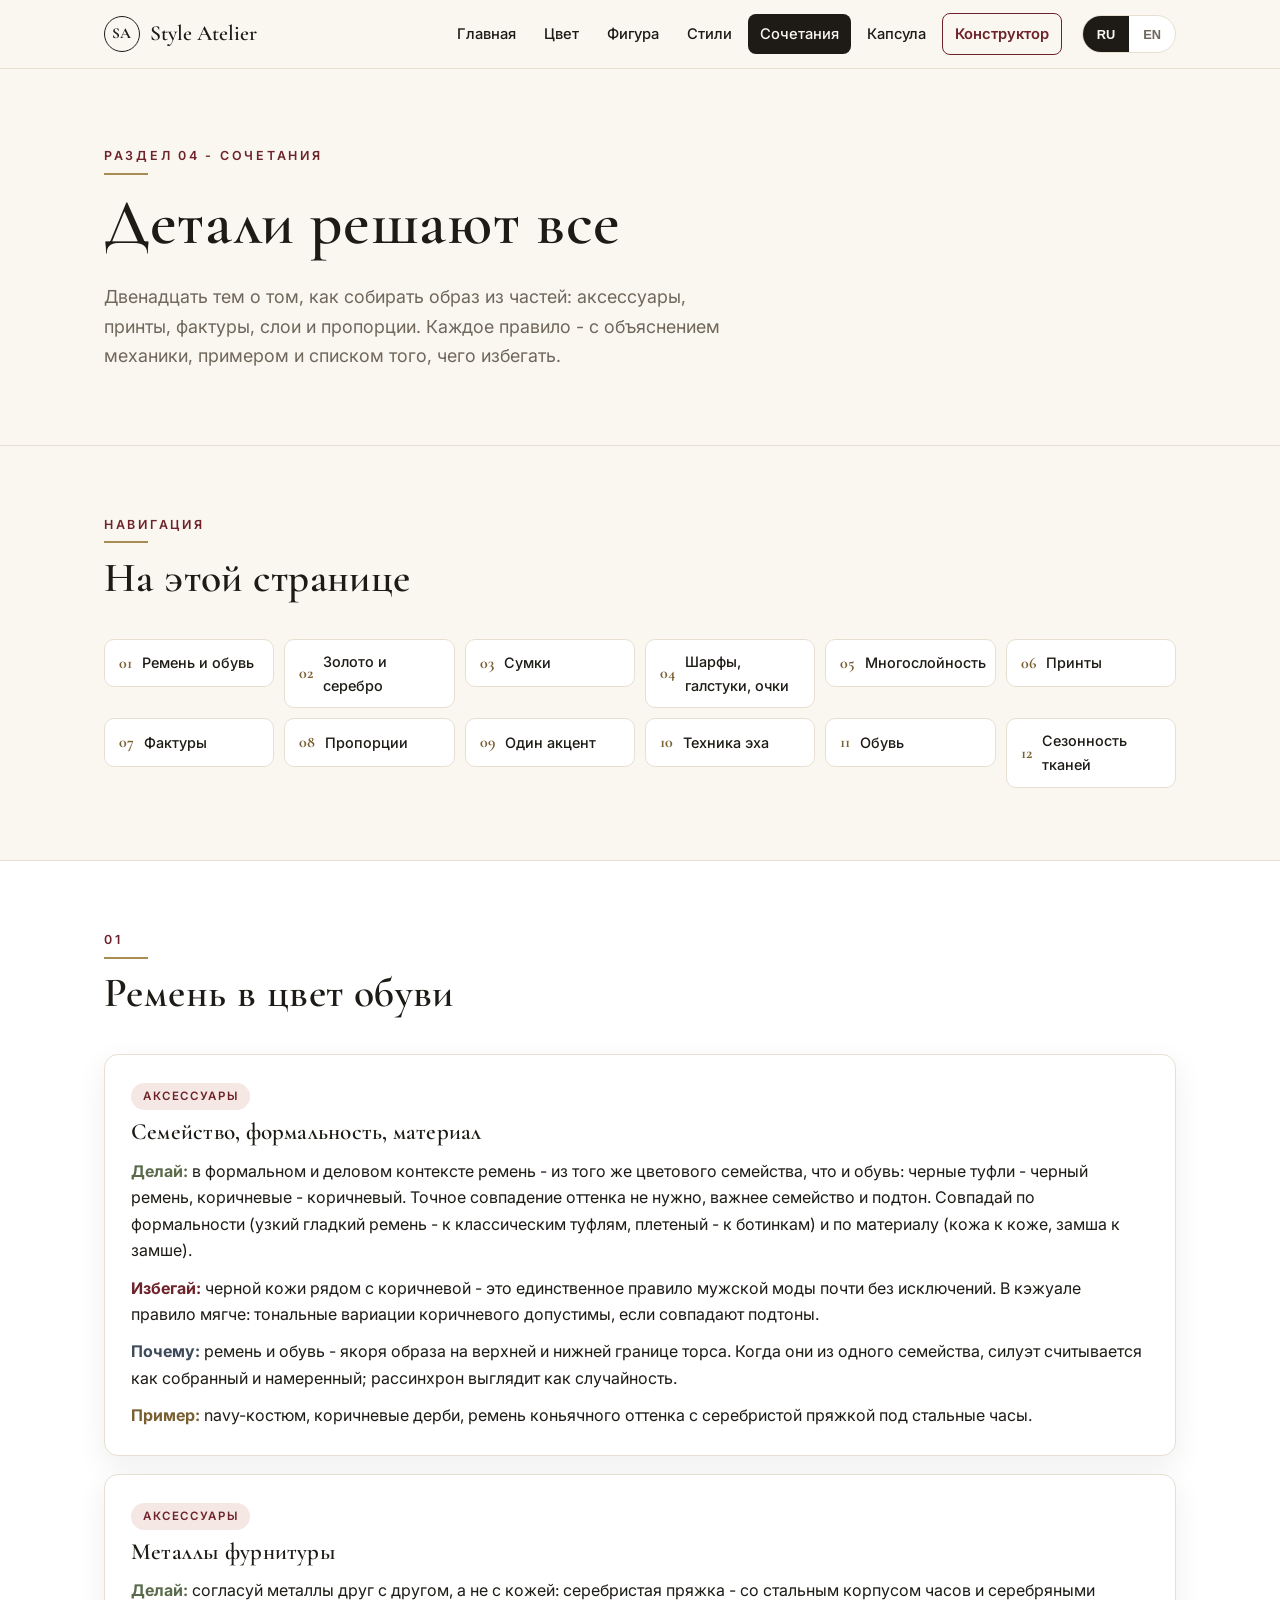
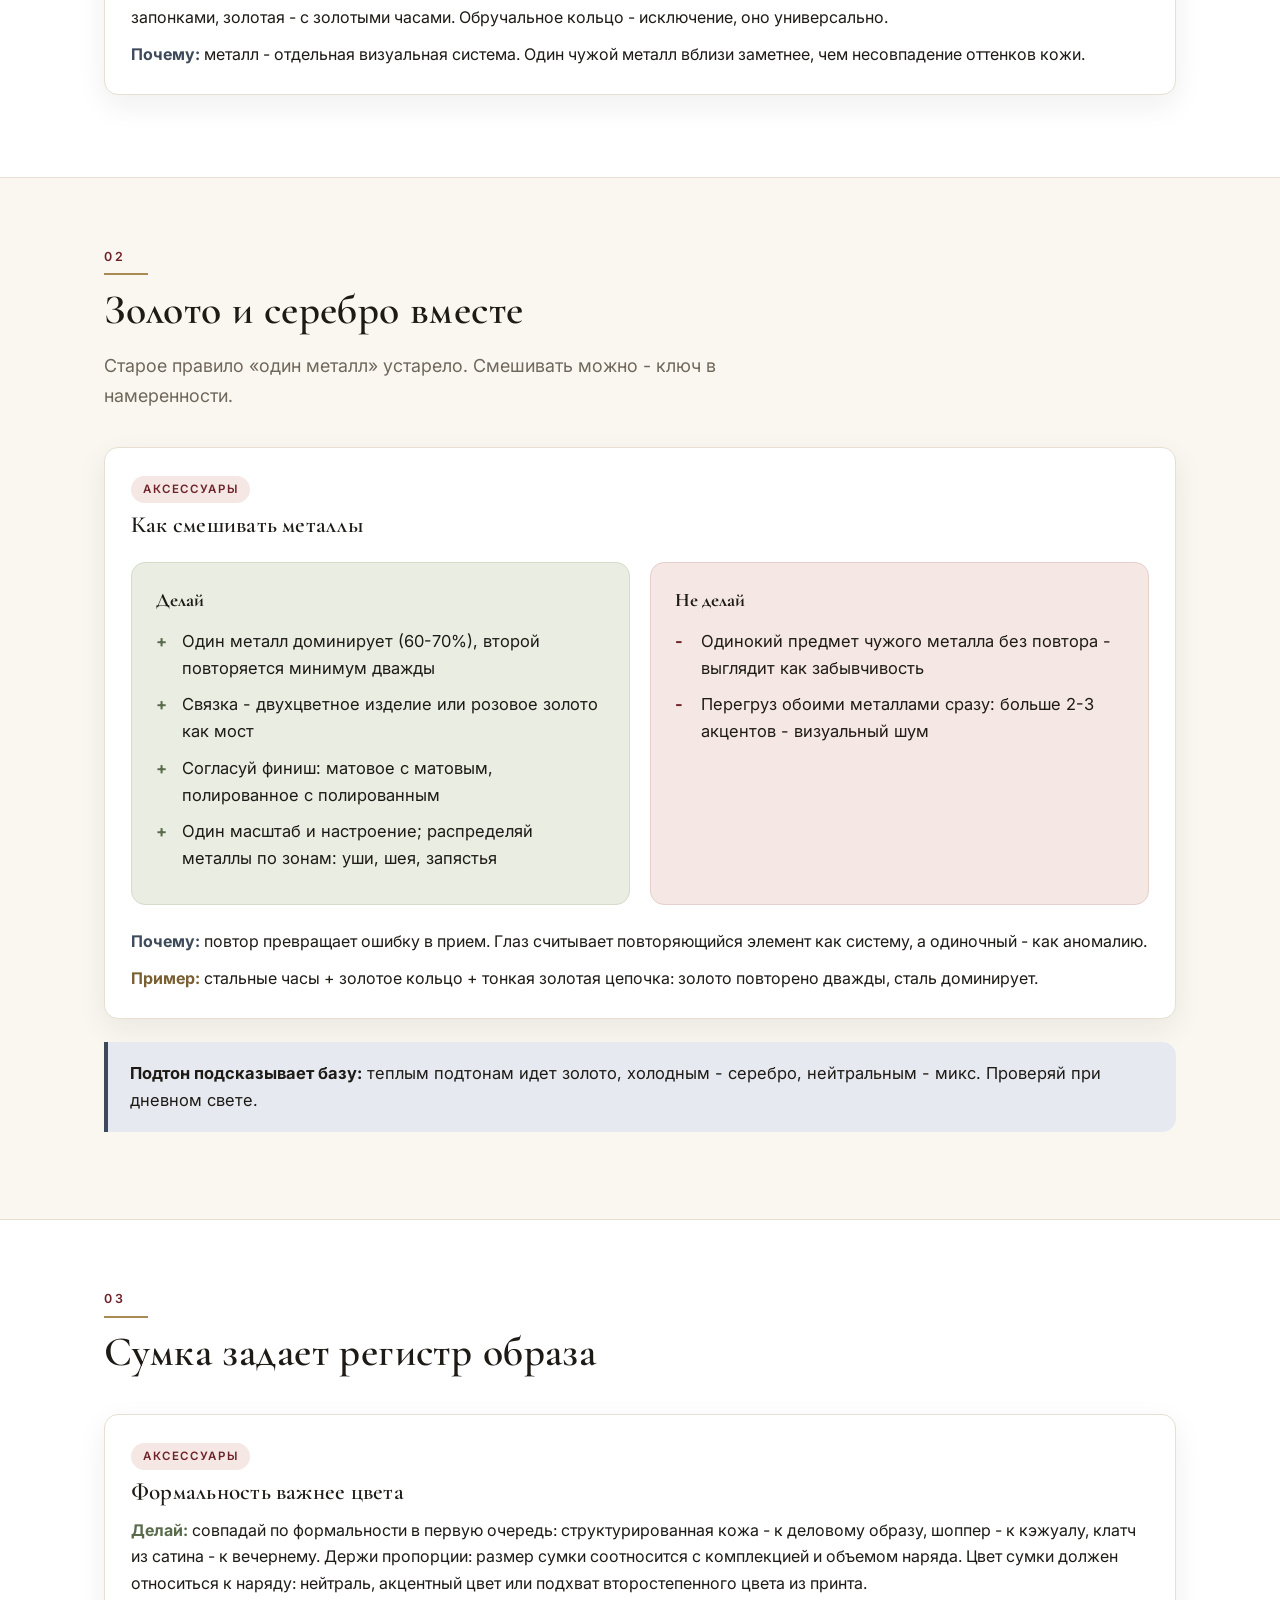
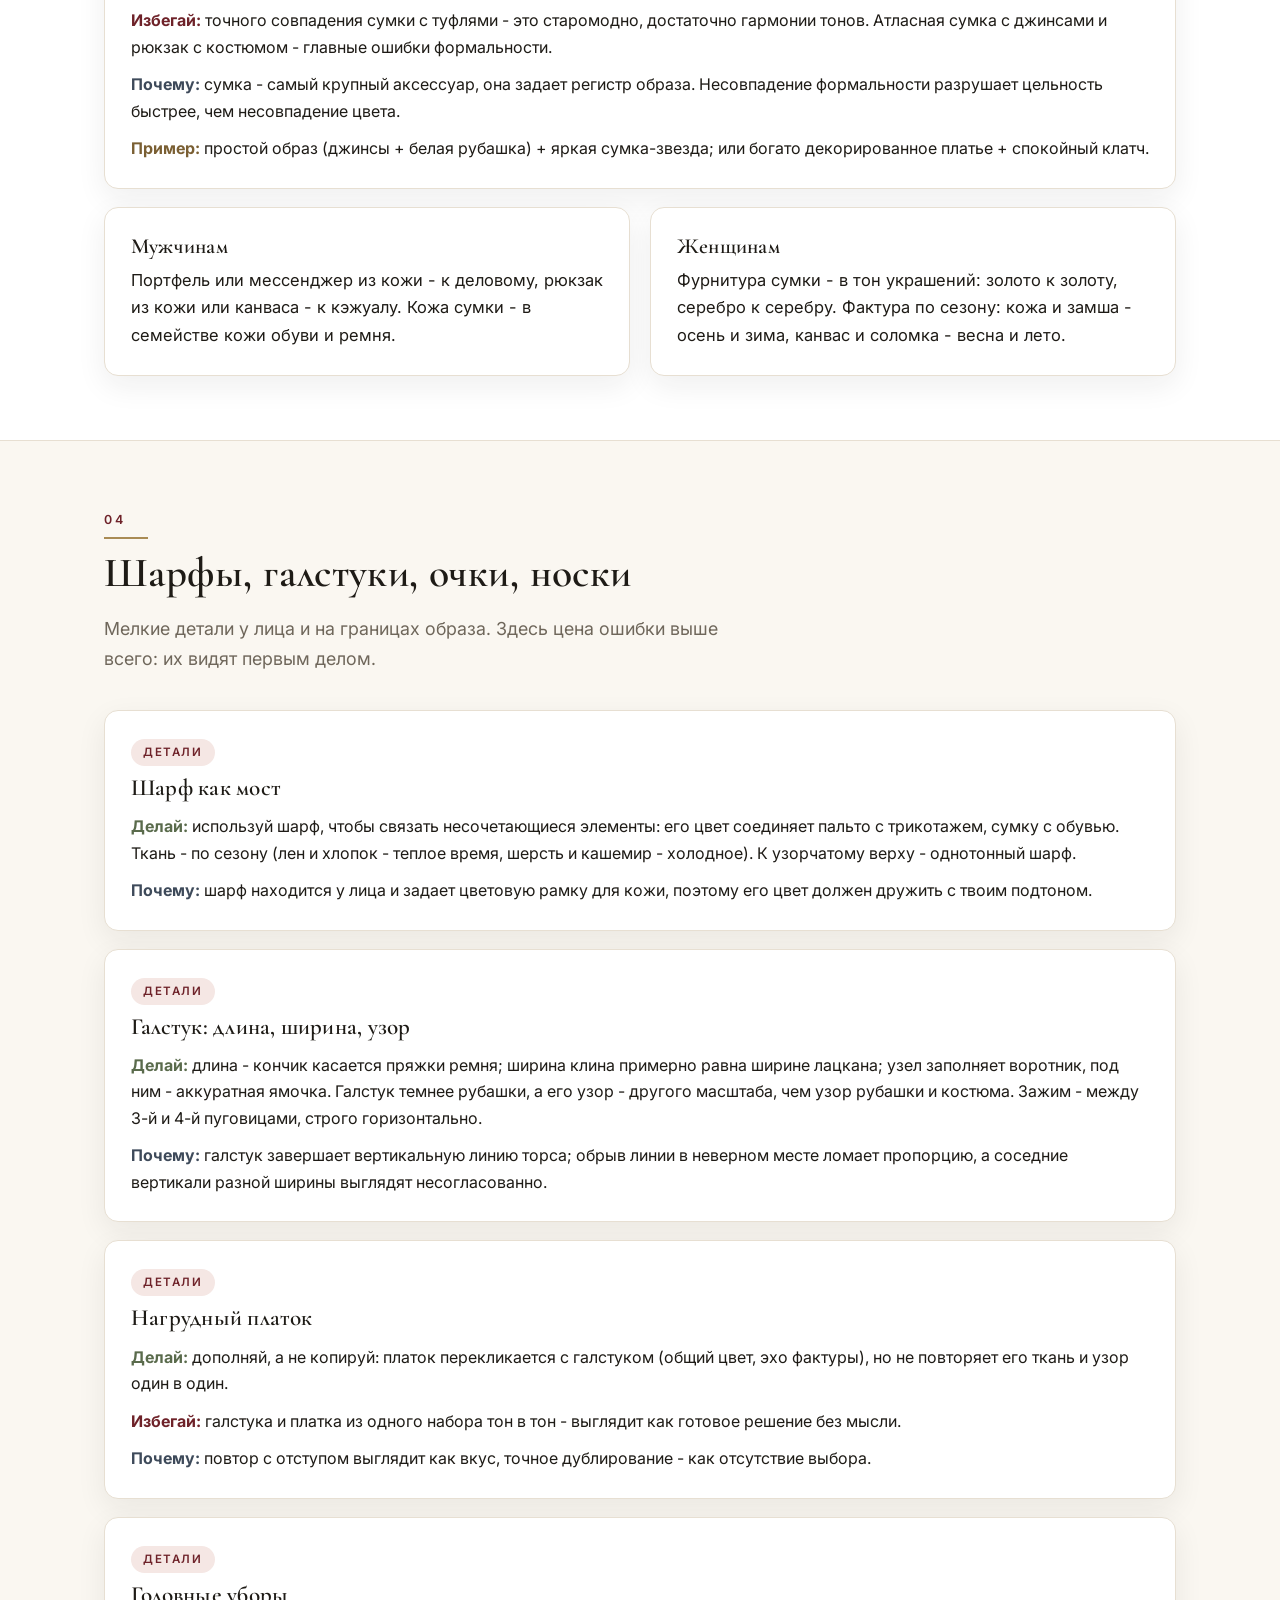
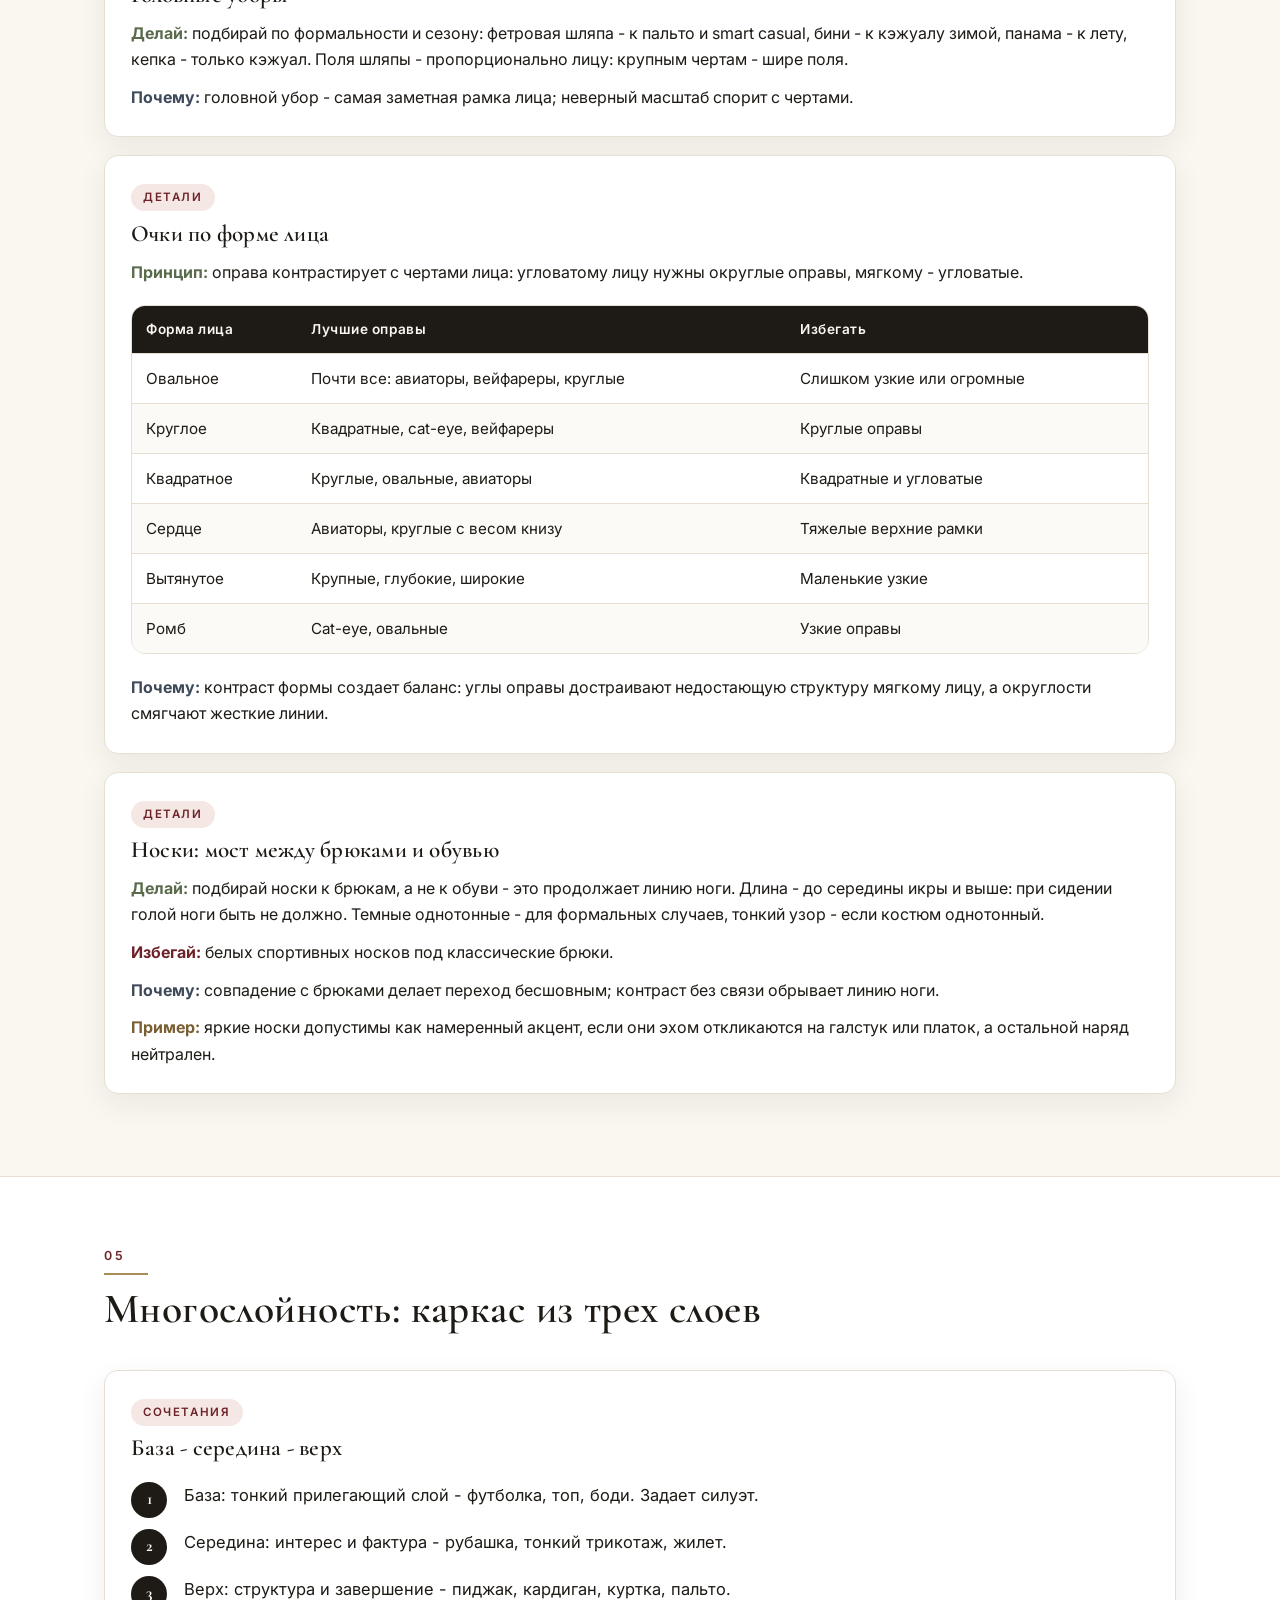
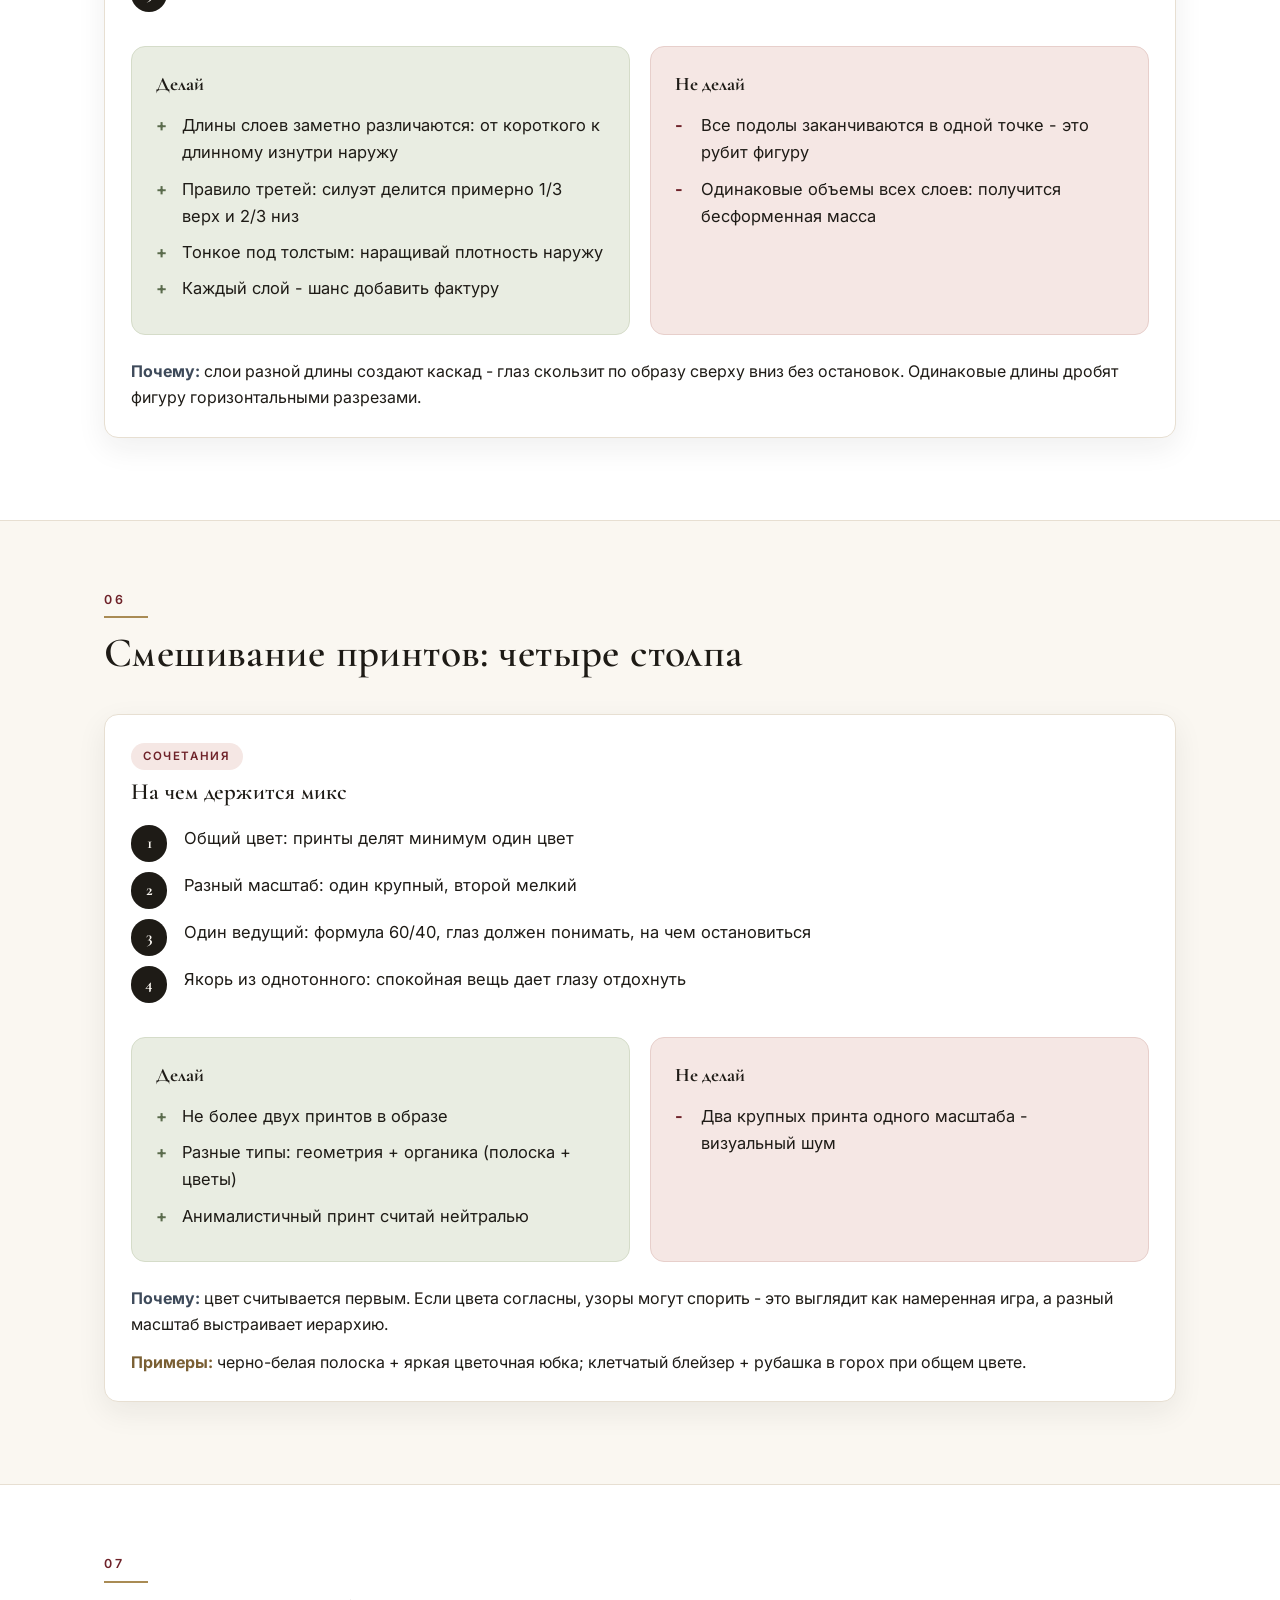
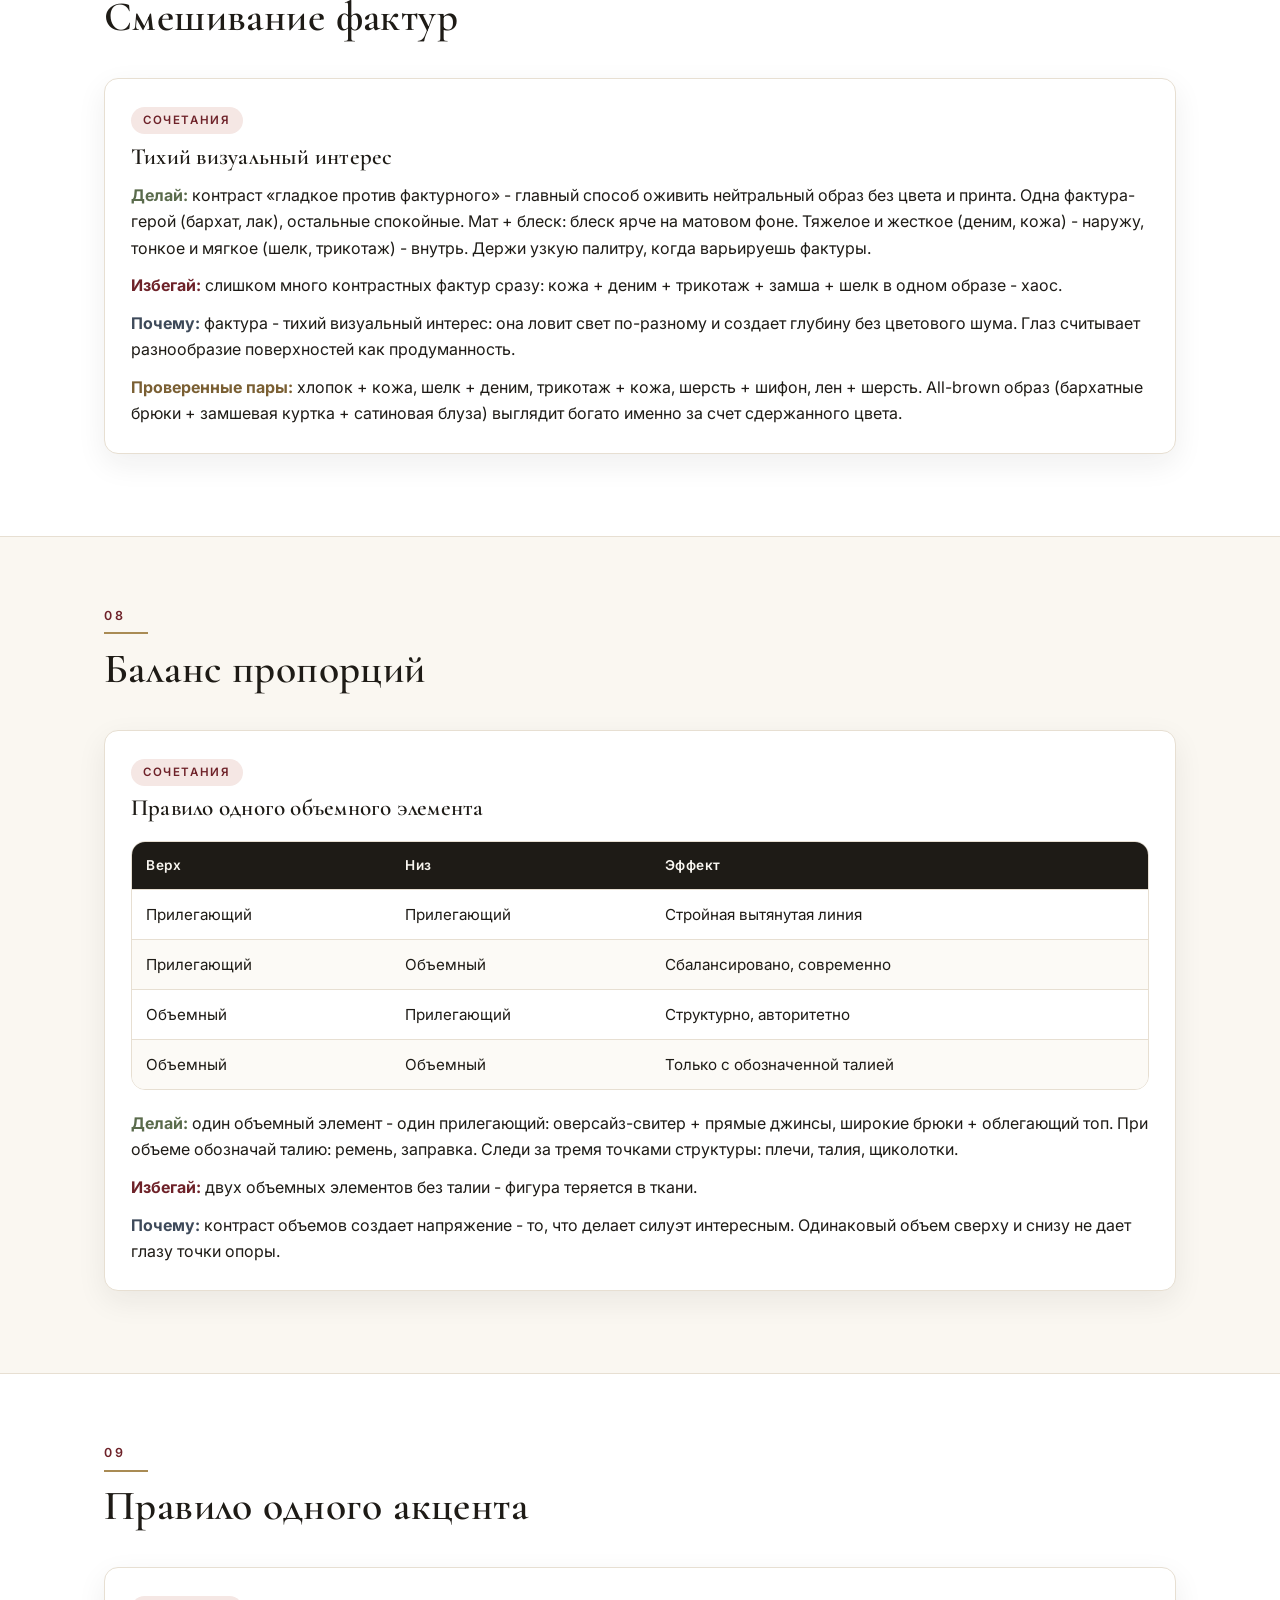
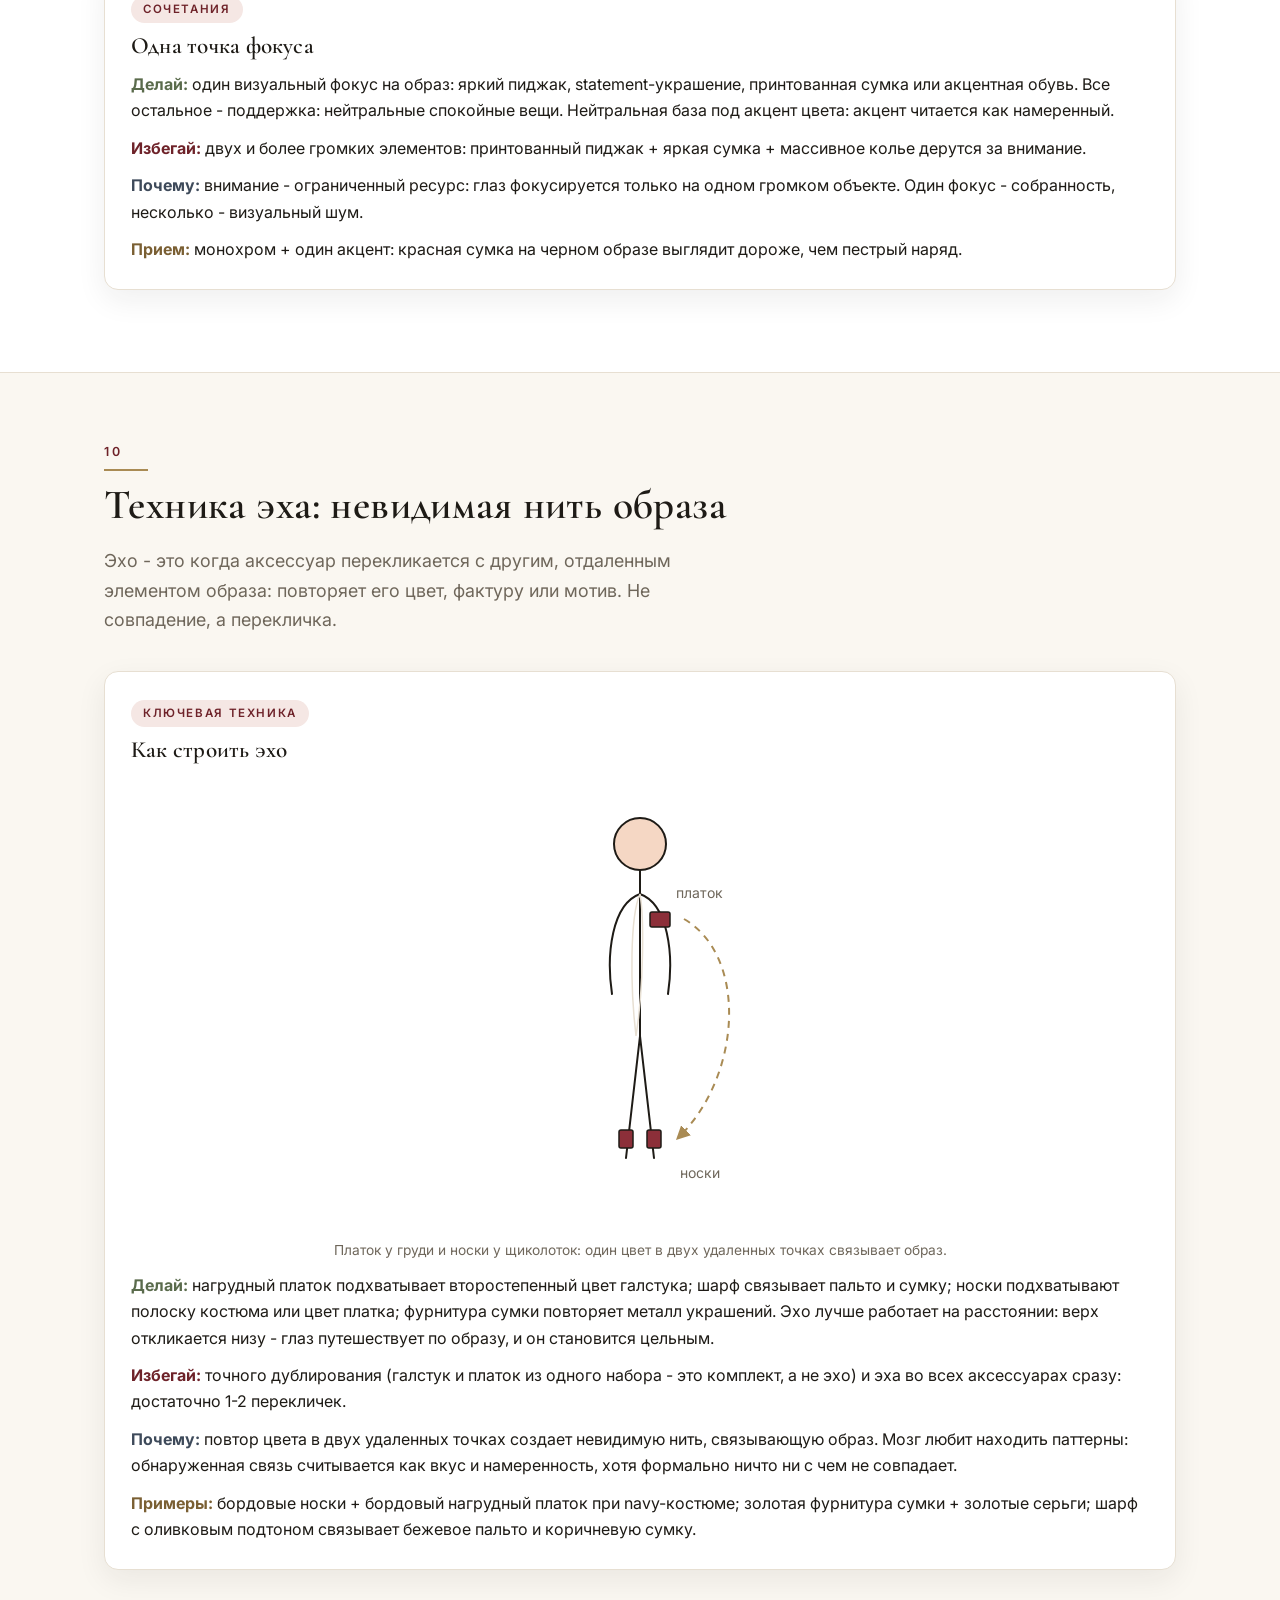
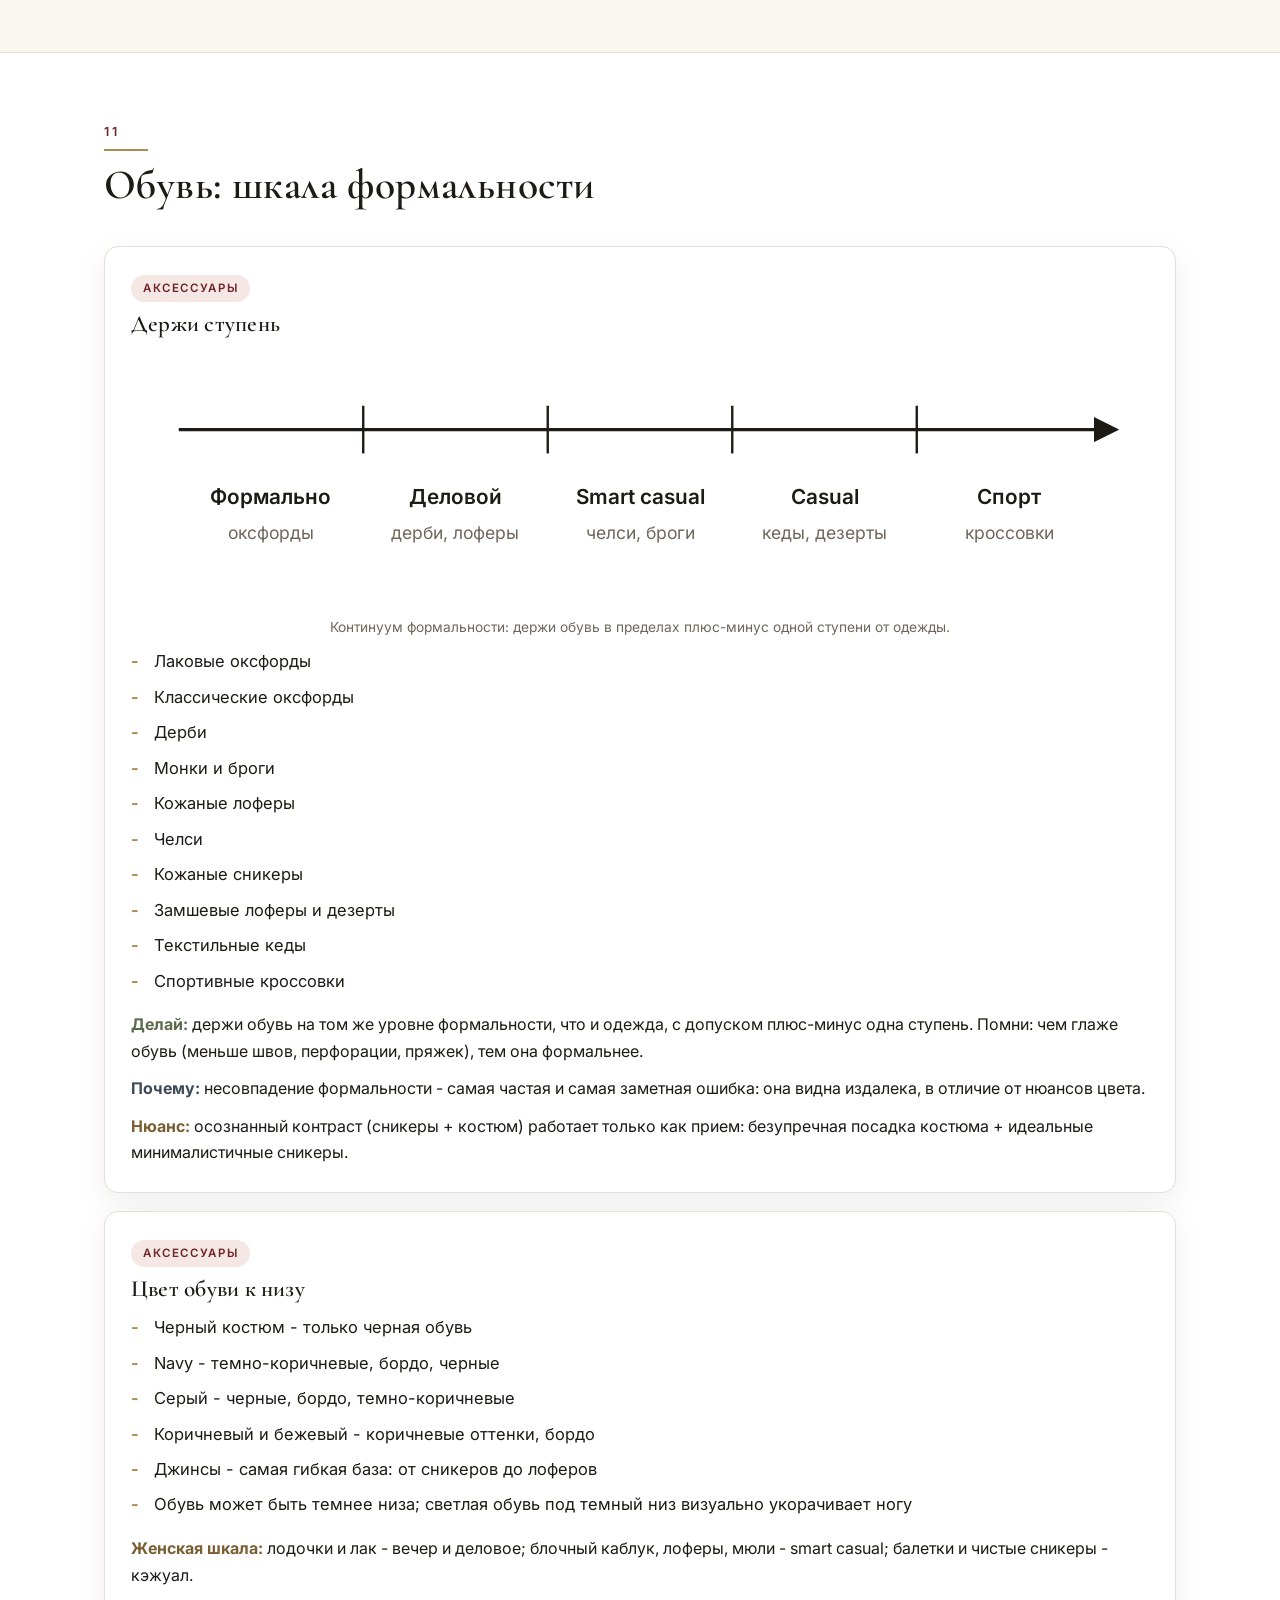
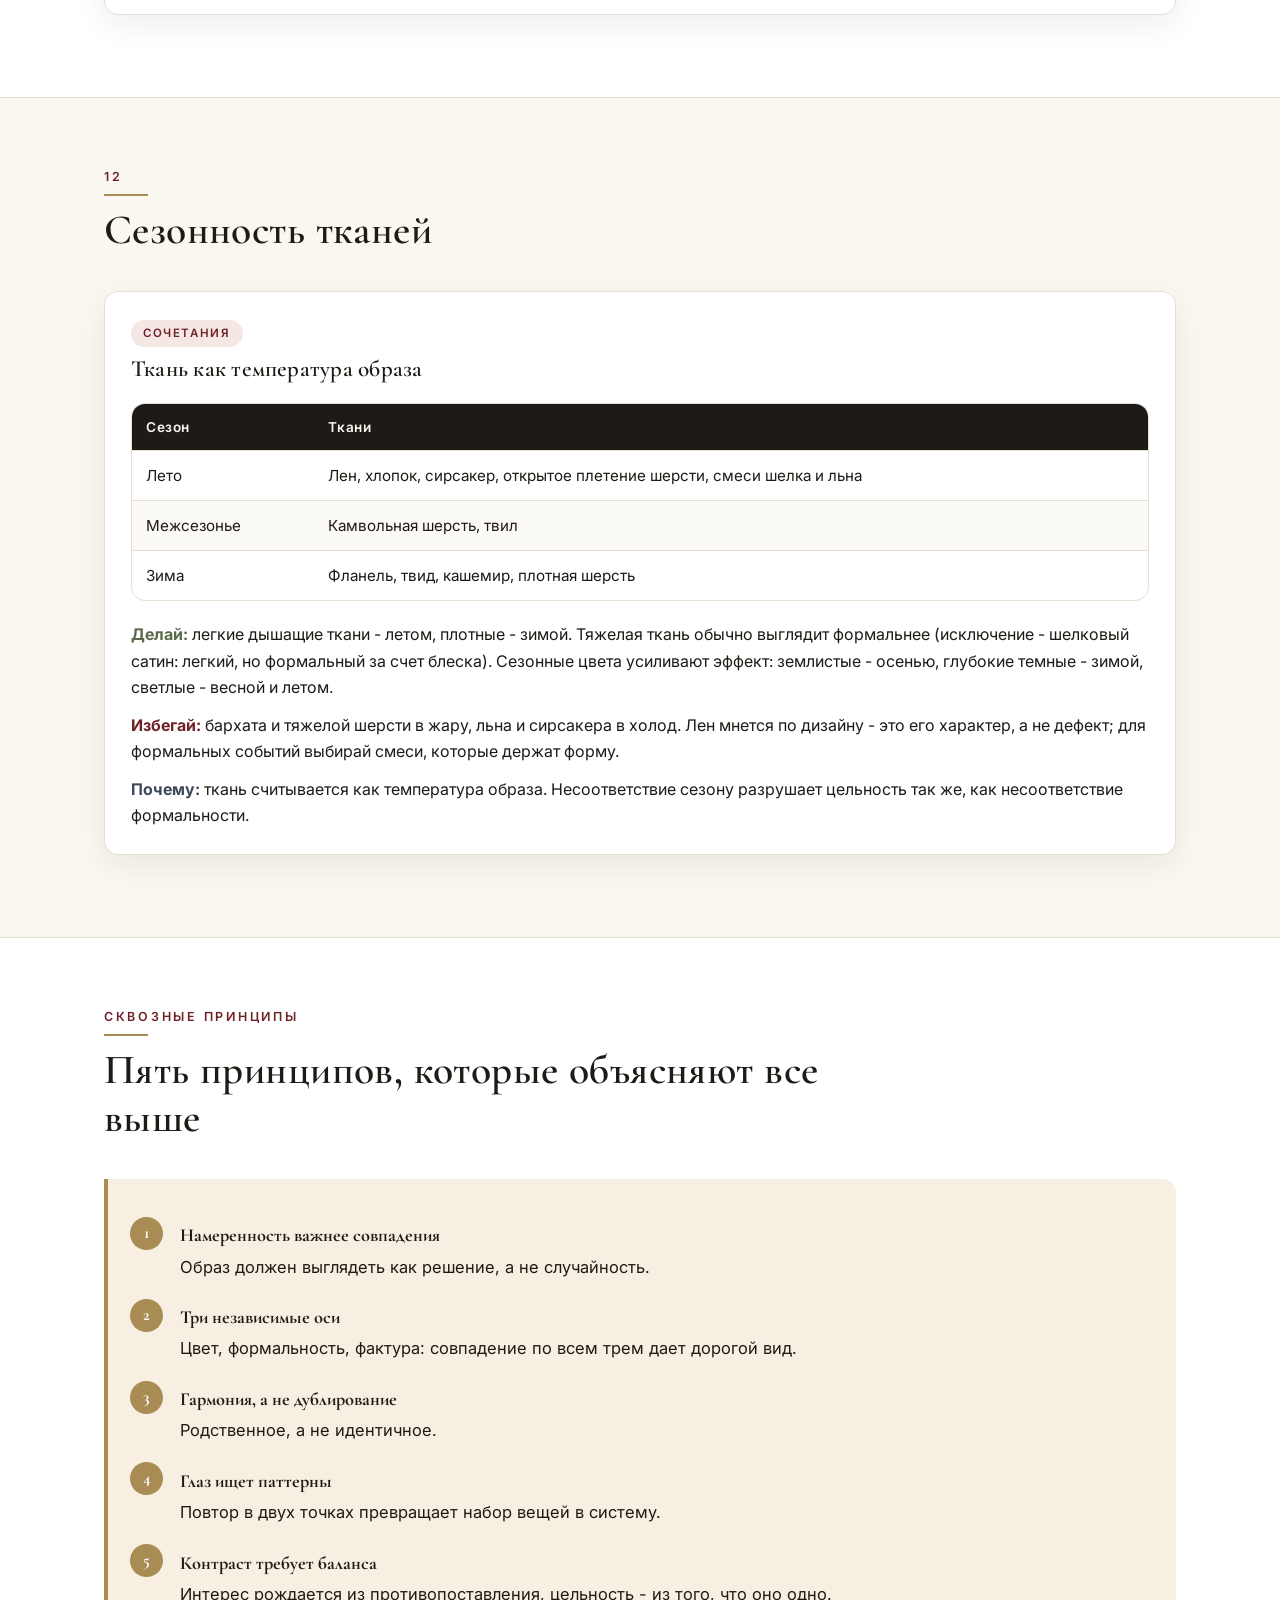
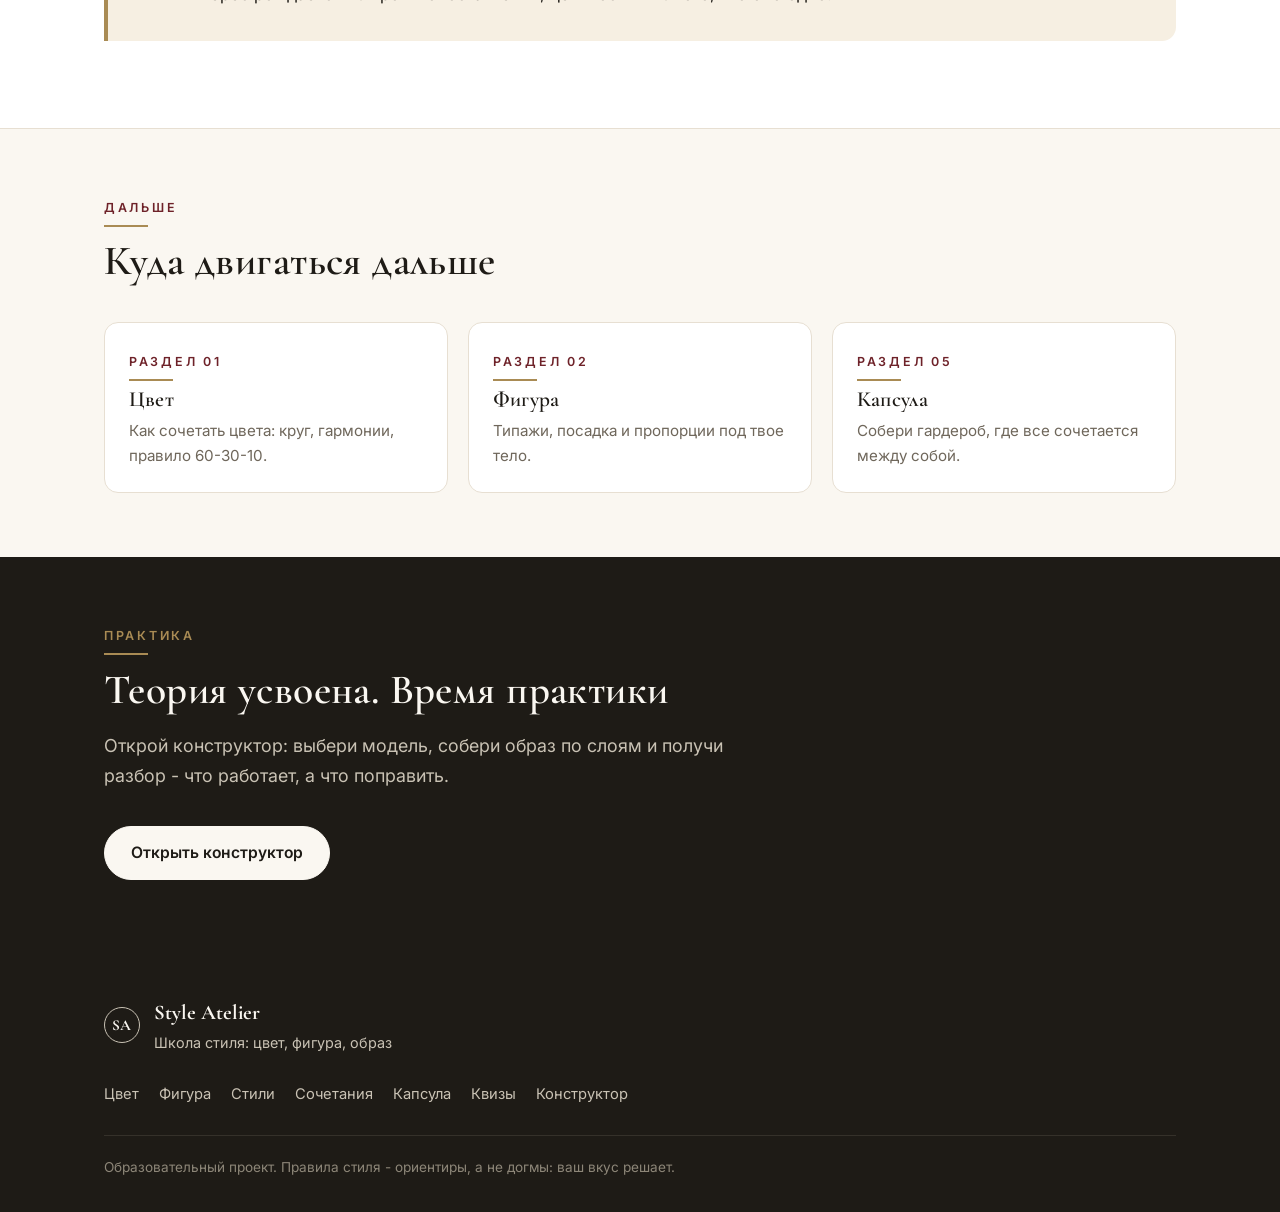
<file: combinations.html>
<!DOCTYPE html>
<html lang="ru">
<head>
<meta charset="UTF-8">
<meta name="viewport" content="width=device-width, initial-scale=1.0">
<title data-i18n="meta.title">Style Atelier - сочетания: аксессуары, принты, фактуры</title>
<meta name="description" data-i18n-content="meta.desc" content="Двенадцать тем о сочетаниях: ремень и обувь, металлы, сумки, галстуки, принты, фактуры, многослойность, техника эха, формальность обуви, сезонность тканей.">
<meta property="og:type" content="website">
<meta property="og:title" data-i18n-content="meta.title" content="Style Atelier - сочетания: аксессуары, принты, фактуры">
<meta property="og:description" data-i18n-content="meta.desc" content="Двенадцать тем о сочетаниях: ремень и обувь, металлы, сумки, галстуки, принты, фактуры, многослойность, техника эха, формальность обуви, сезонность тканей.">
<meta name="theme-color" content="#FAF7F1">
<link rel="preconnect" href="https://fonts.googleapis.com">
<link rel="preconnect" href="https://fonts.gstatic.com" crossorigin>
<link href="https://fonts.googleapis.com/css2?family=Cormorant+Garamond:ital,wght@0,400;0,500;0,600;0,700;1,400&family=Inter:wght@400;500;600&display=swap" rel="stylesheet">
<link rel="stylesheet" href="css/style.css">
<style>
main.page-combo .toc{list-style:none;margin:0 0 .5em;padding:0;display:grid;grid-template-columns:repeat(auto-fill,minmax(160px,1fr));gap:10px}
main.page-combo .toc a{display:flex;align-items:center;gap:10px;text-decoration:none;color:var(--ink);background:var(--paper);border:1px solid var(--line);border-radius:10px;padding:10px 14px;font-size:.9rem;font-weight:500;min-height:48px}
main.page-combo .toc a:hover{border-color:var(--accent-ink);background:var(--accent-soft)}
main.page-combo .toc .n{font-family:var(--serif);font-weight:700;color:var(--gold-ink);font-size:1rem}
main.page-combo .echo-fig{max-width:320px;margin:1.4em auto}
main.page-combo .echo-fig text{font-family:var(--sans);font-size:14px;fill:var(--muted)}
main.page-combo .scale-fig{margin:1.2em 0}
main.page-combo .scale-fig text{font-family:var(--sans);font-size:13px;font-weight:600;fill:var(--ink)}
main.page-combo .fig-cap{font-size:.86rem;color:var(--muted);text-align:center;margin-top:.4em}
main.page-combo .plain-list{list-style:none;margin:0 0 1em;padding:0}
main.page-combo .plain-list li{margin-bottom:.5em;padding-left:1.4em;position:relative}
main.page-combo .plain-list li::before{content:"-";position:absolute;left:0;color:var(--gold);font-weight:700}
main.page-combo .pr-list{list-style:none;counter-reset:pr;margin:1em 0 0;padding:0}
main.page-combo .pr-list li{counter-increment:pr;position:relative;padding:.4em 0 .9em 3em}
main.page-combo .pr-list li::before{content:counter(pr);position:absolute;left:0;top:.2em;width:2em;height:2em;border-radius:50%;background:var(--gold);color:#fff;display:grid;place-items:center;font-family:var(--serif);font-weight:700}
main.page-combo .pr-list strong{display:block;font-family:var(--serif);font-size:1.15rem;margin-bottom:.15em}
</style>
</head>
<body>
<a class="skip-link" href="#main" data-i18n="a11y.skip">Перейти к содержимому</a>
<header class="site-header">
  <div class="wrap header-inner">
    <a class="brand" href="index.html"><span class="brand-mark">SA</span><span class="brand-name">Style Atelier</span></a>
    <nav class="main-nav" id="mainNav" data-i18n-aria="a11y.nav" aria-label="Основная навигация">
      <a href="index.html" data-i18n="nav.home">Главная</a>
      <a href="colors.html" data-i18n="nav.colors">Цвет</a>
      <a href="figure.html" data-i18n="nav.figure">Фигура</a>
      <a href="styles.html" data-i18n="nav.styles">Стили</a>
      <a href="combinations.html" class="active" data-i18n="nav.combo">Сочетания</a>
      <a href="capsule.html" data-i18n="nav.capsule">Капсула</a>
      <a href="builder.html" data-i18n="nav.builder" class="nav-cta">Конструктор</a>
    </nav>
    <div class="header-actions">
      <div class="lang-switch" role="group" data-i18n-aria="a11y.langLabel" aria-label="Выбор языка">
        <button data-lang="ru" class="active">RU</button><button data-lang="en">EN</button>
      </div>
      <button class="nav-toggle" id="navToggle" data-i18n-aria="a11y.menu" aria-label="Меню"><span></span><span></span><span></span></button>
    </div>
  </div>
</header>
<main id="main" tabindex="-1" class="page-combo">
  <section class="hero">
    <div class="wrap">
      <span class="eyebrow" data-i18n="hero.eyebrow">Раздел 04 - Сочетания</span>
      <h1 data-i18n="hero.title">Детали решают все</h1>
      <p class="lede" data-i18n="hero.lede">Двенадцать тем о том, как собирать образ из частей: аксессуары, принты, фактуры, слои и пропорции. Каждое правило - с объяснением механики, примером и списком того, чего избегать.</p>
    </div>
  </section>

  <section class="section">
    <div class="wrap">
      <div class="section-head reveal">
        <span class="eyebrow" data-i18n="toc.eyebrow">Навигация</span>
        <h2 data-i18n="toc.title">На этой странице</h2>
      </div>
      <ul class="toc reveal">
        <li><a href="#belt"><span class="n">01</span><span data-i18n="toc.t1">Ремень и обувь</span></a></li>
        <li><a href="#metals"><span class="n">02</span><span data-i18n="toc.t2">Золото и серебро</span></a></li>
        <li><a href="#bags"><span class="n">03</span><span data-i18n="toc.t3">Сумки</span></a></li>
        <li><a href="#details"><span class="n">04</span><span data-i18n="toc.t4">Шарфы, галстуки, очки</span></a></li>
        <li><a href="#layering"><span class="n">05</span><span data-i18n="toc.t5">Многослойность</span></a></li>
        <li><a href="#prints"><span class="n">06</span><span data-i18n="toc.t6">Принты</span></a></li>
        <li><a href="#textures"><span class="n">07</span><span data-i18n="toc.t7">Фактуры</span></a></li>
        <li><a href="#proportions"><span class="n">08</span><span data-i18n="toc.t8">Пропорции</span></a></li>
        <li><a href="#accent"><span class="n">09</span><span data-i18n="toc.t9">Один акцент</span></a></li>
        <li><a href="#echo"><span class="n">10</span><span data-i18n="toc.t10">Техника эха</span></a></li>
        <li><a href="#shoes"><span class="n">11</span><span data-i18n="toc.t11">Обувь</span></a></li>
        <li><a href="#fabrics"><span class="n">12</span><span data-i18n="toc.t12">Сезонность тканей</span></a></li>
      </ul>
    </div>
  </section>

  <!-- 01 BELT -->
  <section class="section alt" id="belt">
    <div class="wrap">
      <div class="section-head reveal">
        <span class="eyebrow">01</span>
        <h2 data-i18n="r1.title">Ремень в цвет обуви</h2>
      </div>
      <article class="rule-card reveal">
        <span class="rule-tag" data-i18n="tag.acc">Аксессуары</span>
        <h3 data-i18n="r1.h">Семейство, формальность, материал</h3>
        <p class="rule-do" data-i18n-html="r1.do"><strong>Делай:</strong> в формальном и деловом контексте ремень - из того же цветового семейства, что и обувь: черные туфли - черный ремень, коричневые - коричневый. Точное совпадение оттенка не нужно, важнее семейство и подтон. Совпадай по формальности (узкий гладкий ремень - к классическим туфлям, плетеный - к ботинкам) и по материалу (кожа к коже, замша к замше).</p>
        <p class="rule-avoid" data-i18n-html="r1.avoid"><strong>Избегай:</strong> черной кожи рядом с коричневой - это единственное правило мужской моды почти без исключений. В кэжуале правило мягче: тональные вариации коричневого допустимы, если совпадают подтоны.</p>
        <p class="rule-why" data-i18n-html="r1.why"><strong>Почему:</strong> ремень и обувь - якоря образа на верхней и нижней границе торса. Когда они из одного семейства, силуэт считывается как собранный и намеренный; рассинхрон выглядит как случайность.</p>
        <p class="rule-ex" data-i18n-html="r1.ex"><strong>Пример:</strong> navy-костюм, коричневые дерби, ремень коньячного оттенка с серебристой пряжкой под стальные часы.</p>
      </article>
      <article class="rule-card reveal">
        <span class="rule-tag" data-i18n="tag.acc">Аксессуары</span>
        <h3 data-i18n="r1b.h">Металлы фурнитуры</h3>
        <p class="rule-do" data-i18n-html="r1b.do"><strong>Делай:</strong> согласуй металлы друг с другом, а не с кожей: серебристая пряжка - со стальным корпусом часов и серебряными запонками, золотая - с золотыми часами. Обручальное кольцо - исключение, оно универсально.</p>
        <p class="rule-why" data-i18n-html="r1b.why"><strong>Почему:</strong> металл - отдельная визуальная система. Один чужой металл вблизи заметнее, чем несовпадение оттенков кожи.</p>
      </article>
    </div>
  </section>

  <!-- 02 METALS -->
  <section class="section" id="metals">
    <div class="wrap">
      <div class="section-head reveal">
        <span class="eyebrow">02</span>
        <h2 data-i18n="r2.title">Золото и серебро вместе</h2>
        <p class="lede" data-i18n="r2.lede">Старое правило «один металл» устарело. Смешивать можно - ключ в намеренности.</p>
      </div>
      <article class="rule-card reveal">
        <span class="rule-tag" data-i18n="tag.acc">Аксессуары</span>
        <h3 data-i18n="r2.h">Как смешивать металлы</h3>
        <div class="do-dont">
          <div class="do">
            <h4 data-i18n="dd.do">Делай</h4>
            <ul>
              <li data-i18n="r2.d1">Один металл доминирует (60-70%), второй повторяется минимум дважды</li>
              <li data-i18n="r2.d2">Связка - двухцветное изделие или розовое золото как мост</li>
              <li data-i18n="r2.d3">Согласуй финиш: матовое с матовым, полированное с полированным</li>
              <li data-i18n="r2.d4">Один масштаб и настроение; распределяй металлы по зонам: уши, шея, запястья</li>
            </ul>
          </div>
          <div class="dont">
            <h4 data-i18n="dd.dont">Не делай</h4>
            <ul>
              <li data-i18n="r2.n1">Одинокий предмет чужого металла без повтора - выглядит как забывчивость</li>
              <li data-i18n="r2.n2">Перегруз обоими металлами сразу: больше 2-3 акцентов - визуальный шум</li>
            </ul>
          </div>
        </div>
        <p class="rule-why" data-i18n-html="r2.why"><strong>Почему:</strong> повтор превращает ошибку в прием. Глаз считывает повторяющийся элемент как систему, а одиночный - как аномалию.</p>
        <p class="rule-ex" data-i18n-html="r2.ex"><strong>Пример:</strong> стальные часы + золотое кольцо + тонкая золотая цепочка: золото повторено дважды, сталь доминирует.</p>
      </article>
      <div class="callout reveal">
        <p data-i18n-html="r2.note"><strong>Подтон подсказывает базу:</strong> теплым подтонам идет золото, холодным - серебро, нейтральным - микс. Проверяй при дневном свете.</p>
      </div>
    </div>
  </section>

  <!-- 03 BAGS -->
  <section class="section alt" id="bags">
    <div class="wrap">
      <div class="section-head reveal">
        <span class="eyebrow">03</span>
        <h2 data-i18n="r3.title">Сумка задает регистр образа</h2>
      </div>
      <article class="rule-card reveal">
        <span class="rule-tag" data-i18n="tag.acc">Аксессуары</span>
        <h3 data-i18n="r3.h">Формальность важнее цвета</h3>
        <p class="rule-do" data-i18n-html="r3.do"><strong>Делай:</strong> совпадай по формальности в первую очередь: структурированная кожа - к деловому образу, шоппер - к кэжуалу, клатч из сатина - к вечернему. Держи пропорции: размер сумки соотносится с комплекцией и объемом наряда. Цвет сумки должен относиться к наряду: нейтраль, акцентный цвет или подхват второстепенного цвета из принта.</p>
        <p class="rule-avoid" data-i18n-html="r3.avoid"><strong>Избегай:</strong> точного совпадения сумки с туфлями - это старомодно, достаточно гармонии тонов. Атласная сумка с джинсами и рюкзак с костюмом - главные ошибки формальности.</p>
        <p class="rule-why" data-i18n-html="r3.why"><strong>Почему:</strong> сумка - самый крупный аксессуар, она задает регистр образа. Несовпадение формальности разрушает цельность быстрее, чем несовпадение цвета.</p>
        <p class="rule-ex" data-i18n-html="r3.ex"><strong>Пример:</strong> простой образ (джинсы + белая рубашка) + яркая сумка-звезда; или богато декорированное платье + спокойный клатч.</p>
      </article>
      <div class="card-grid two reveal">
        <div class="card">
          <h3 data-i18n="r3.men.t">Мужчинам</h3>
          <p data-i18n="r3.men.d">Портфель или мессенджер из кожи - к деловому, рюкзак из кожи или канваса - к кэжуалу. Кожа сумки - в семействе кожи обуви и ремня.</p>
        </div>
        <div class="card">
          <h3 data-i18n="r3.women.t">Женщинам</h3>
          <p data-i18n="r3.women.d">Фурнитура сумки - в тон украшений: золото к золоту, серебро к серебру. Фактура по сезону: кожа и замша - осень и зима, канвас и соломка - весна и лето.</p>
        </div>
      </div>
    </div>
  </section>

  <!-- 04 DETAILS -->
  <section class="section" id="details">
    <div class="wrap">
      <div class="section-head reveal">
        <span class="eyebrow">04</span>
        <h2 data-i18n="r4.title">Шарфы, галстуки, очки, носки</h2>
        <p class="lede" data-i18n="r4.lede">Мелкие детали у лица и на границах образа. Здесь цена ошибки выше всего: их видят первым делом.</p>
      </div>
      <article class="rule-card reveal">
        <span class="rule-tag" data-i18n="tag.det">Детали</span>
        <h3 data-i18n="r4a.h">Шарф как мост</h3>
        <p class="rule-do" data-i18n-html="r4a.do"><strong>Делай:</strong> используй шарф, чтобы связать несочетающиеся элементы: его цвет соединяет пальто с трикотажем, сумку с обувью. Ткань - по сезону (лен и хлопок - теплое время, шерсть и кашемир - холодное). К узорчатому верху - однотонный шарф.</p>
        <p class="rule-why" data-i18n-html="r4a.why"><strong>Почему:</strong> шарф находится у лица и задает цветовую рамку для кожи, поэтому его цвет должен дружить с твоим подтоном.</p>
      </article>
      <article class="rule-card reveal">
        <span class="rule-tag" data-i18n="tag.det">Детали</span>
        <h3 data-i18n="r4b.h">Галстук: длина, ширина, узор</h3>
        <p class="rule-do" data-i18n-html="r4b.do"><strong>Делай:</strong> длина - кончик касается пряжки ремня; ширина клина примерно равна ширине лацкана; узел заполняет воротник, под ним - аккуратная ямочка. Галстук темнее рубашки, а его узор - другого масштаба, чем узор рубашки и костюма. Зажим - между 3-й и 4-й пуговицами, строго горизонтально.</p>
        <p class="rule-why" data-i18n-html="r4b.why"><strong>Почему:</strong> галстук завершает вертикальную линию торса; обрыв линии в неверном месте ломает пропорцию, а соседние вертикали разной ширины выглядят несогласованно.</p>
      </article>
      <article class="rule-card reveal">
        <span class="rule-tag" data-i18n="tag.det">Детали</span>
        <h3 data-i18n="r4c.h">Нагрудный платок</h3>
        <p class="rule-do" data-i18n-html="r4c.do"><strong>Делай:</strong> дополняй, а не копируй: платок перекликается с галстуком (общий цвет, эхо фактуры), но не повторяет его ткань и узор один в один.</p>
        <p class="rule-avoid" data-i18n-html="r4c.avoid"><strong>Избегай:</strong> галстука и платка из одного набора тон в тон - выглядит как готовое решение без мысли.</p>
        <p class="rule-why" data-i18n-html="r4c.why"><strong>Почему:</strong> повтор с отступом выглядит как вкус, точное дублирование - как отсутствие выбора.</p>
      </article>
      <article class="rule-card reveal">
        <span class="rule-tag" data-i18n="tag.det">Детали</span>
        <h3 data-i18n="r4d.h">Головные уборы</h3>
        <p class="rule-do" data-i18n-html="r4d.do"><strong>Делай:</strong> подбирай по формальности и сезону: фетровая шляпа - к пальто и smart casual, бини - к кэжуалу зимой, панама - к лету, кепка - только кэжуал. Поля шляпы - пропорционально лицу: крупным чертам - шире поля.</p>
        <p class="rule-why" data-i18n-html="r4d.why"><strong>Почему:</strong> головной убор - самая заметная рамка лица; неверный масштаб спорит с чертами.</p>
      </article>
      <article class="rule-card reveal">
        <span class="rule-tag" data-i18n="tag.det">Детали</span>
        <h3 data-i18n="r4e.h">Очки по форме лица</h3>
        <p class="rule-do" data-i18n-html="r4e.principle"><strong>Принцип:</strong> оправа контрастирует с чертами лица: угловатому лицу нужны округлые оправы, мягкому - угловатые.</p>
        <div class="table-scroll">
        <table class="data">
          <thead><tr>
            <th data-i18n="g.h1">Форма лица</th><th data-i18n="g.h2">Лучшие оправы</th><th data-i18n="g.h3">Избегать</th>
          </tr></thead>
          <tbody>
            <tr><td data-i18n="g.r1c1">Овальное</td><td data-i18n="g.r1c2">Почти все: авиаторы, вейфареры, круглые</td><td data-i18n="g.r1c3">Слишком узкие или огромные</td></tr>
            <tr><td data-i18n="g.r2c1">Круглое</td><td data-i18n="g.r2c2">Квадратные, cat-eye, вейфареры</td><td data-i18n="g.r2c3">Круглые оправы</td></tr>
            <tr><td data-i18n="g.r3c1">Квадратное</td><td data-i18n="g.r3c2">Круглые, овальные, авиаторы</td><td data-i18n="g.r3c3">Квадратные и угловатые</td></tr>
            <tr><td data-i18n="g.r4c1">Сердце</td><td data-i18n="g.r4c2">Авиаторы, круглые с весом книзу</td><td data-i18n="g.r4c3">Тяжелые верхние рамки</td></tr>
            <tr><td data-i18n="g.r5c1">Вытянутое</td><td data-i18n="g.r5c2">Крупные, глубокие, широкие</td><td data-i18n="g.r5c3">Маленькие узкие</td></tr>
            <tr><td data-i18n="g.r6c1">Ромб</td><td data-i18n="g.r6c2">Cat-eye, овальные</td><td data-i18n="g.r6c3">Узкие оправы</td></tr>
          </tbody>
        </table>
        </div>
        <p class="rule-why" data-i18n-html="r4e.why"><strong>Почему:</strong> контраст формы создает баланс: углы оправы достраивают недостающую структуру мягкому лицу, а округлости смягчают жесткие линии.</p>
      </article>
      <article class="rule-card reveal">
        <span class="rule-tag" data-i18n="tag.det">Детали</span>
        <h3 data-i18n="r4f.h">Носки: мост между брюками и обувью</h3>
        <p class="rule-do" data-i18n-html="r4f.do"><strong>Делай:</strong> подбирай носки к брюкам, а не к обуви - это продолжает линию ноги. Длина - до середины икры и выше: при сидении голой ноги быть не должно. Темные однотонные - для формальных случаев, тонкий узор - если костюм однотонный.</p>
        <p class="rule-avoid" data-i18n-html="r4f.avoid"><strong>Избегай:</strong> белых спортивных носков под классические брюки.</p>
        <p class="rule-why" data-i18n-html="r4f.why"><strong>Почему:</strong> совпадение с брюками делает переход бесшовным; контраст без связи обрывает линию ноги.</p>
        <p class="rule-ex" data-i18n-html="r4f.ex"><strong>Пример:</strong> яркие носки допустимы как намеренный акцент, если они эхом откликаются на галстук или платок, а остальной наряд нейтрален.</p>
      </article>
    </div>
  </section>

  <!-- 05 LAYERING -->
  <section class="section alt" id="layering">
    <div class="wrap">
      <div class="section-head reveal">
        <span class="eyebrow">05</span>
        <h2 data-i18n="r5.title">Многослойность: каркас из трех слоев</h2>
      </div>
      <article class="rule-card reveal">
        <span class="rule-tag" data-i18n="tag.mix">Сочетания</span>
        <h3 data-i18n="r5.h">База - середина - верх</h3>
        <ol class="steps">
          <li data-i18n="r5.s1">База: тонкий прилегающий слой - футболка, топ, боди. Задает силуэт.</li>
          <li data-i18n="r5.s2">Середина: интерес и фактура - рубашка, тонкий трикотаж, жилет.</li>
          <li data-i18n="r5.s3">Верх: структура и завершение - пиджак, кардиган, куртка, пальто.</li>
        </ol>
        <div class="do-dont">
          <div class="do">
            <h4 data-i18n="dd.do">Делай</h4>
            <ul>
              <li data-i18n="r5.d1">Длины слоев заметно различаются: от короткого к длинному изнутри наружу</li>
              <li data-i18n="r5.d2">Правило третей: силуэт делится примерно 1/3 верх и 2/3 низ</li>
              <li data-i18n="r5.d3">Тонкое под толстым: наращивай плотность наружу</li>
              <li data-i18n="r5.d4">Каждый слой - шанс добавить фактуру</li>
            </ul>
          </div>
          <div class="dont">
            <h4 data-i18n="dd.dont">Не делай</h4>
            <ul>
              <li data-i18n="r5.n1">Все подолы заканчиваются в одной точке - это рубит фигуру</li>
              <li data-i18n="r5.n2">Одинаковые объемы всех слоев: получится бесформенная масса</li>
            </ul>
          </div>
        </div>
        <p class="rule-why" data-i18n-html="r5.why"><strong>Почему:</strong> слои разной длины создают каскад - глаз скользит по образу сверху вниз без остановок. Одинаковые длины дробят фигуру горизонтальными разрезами.</p>
      </article>
    </div>
  </section>

  <!-- 06 PRINTS -->
  <section class="section" id="prints">
    <div class="wrap">
      <div class="section-head reveal">
        <span class="eyebrow">06</span>
        <h2 data-i18n="r6.title">Смешивание принтов: четыре столпа</h2>
      </div>
      <article class="rule-card reveal">
        <span class="rule-tag" data-i18n="tag.mix">Сочетания</span>
        <h3 data-i18n="r6.h">На чем держится микс</h3>
        <ol class="steps">
          <li data-i18n="r6.s1">Общий цвет: принты делят минимум один цвет</li>
          <li data-i18n="r6.s2">Разный масштаб: один крупный, второй мелкий</li>
          <li data-i18n="r6.s3">Один ведущий: формула 60/40, глаз должен понимать, на чем остановиться</li>
          <li data-i18n="r6.s4">Якорь из однотонного: спокойная вещь дает глазу отдохнуть</li>
        </ol>
        <div class="do-dont">
          <div class="do">
            <h4 data-i18n="dd.do">Делай</h4>
            <ul>
              <li data-i18n="r6.d1">Не более двух принтов в образе</li>
              <li data-i18n="r6.d2">Разные типы: геометрия + органика (полоска + цветы)</li>
              <li data-i18n="r6.d3">Анималистичный принт считай нейтралью</li>
            </ul>
          </div>
          <div class="dont">
            <h4 data-i18n="dd.dont">Не делай</h4>
            <ul>
              <li data-i18n="r6.n1">Два крупных принта одного масштаба - визуальный шум</li>
            </ul>
          </div>
        </div>
        <p class="rule-why" data-i18n-html="r6.why"><strong>Почему:</strong> цвет считывается первым. Если цвета согласны, узоры могут спорить - это выглядит как намеренная игра, а разный масштаб выстраивает иерархию.</p>
        <p class="rule-ex" data-i18n-html="r6.ex"><strong>Примеры:</strong> черно-белая полоска + яркая цветочная юбка; клетчатый блейзер + рубашка в горох при общем цвете.</p>
      </article>
    </div>
  </section>

  <!-- 07 TEXTURES -->
  <section class="section alt" id="textures">
    <div class="wrap">
      <div class="section-head reveal">
        <span class="eyebrow">07</span>
        <h2 data-i18n="r7.title">Смешивание фактур</h2>
      </div>
      <article class="rule-card reveal">
        <span class="rule-tag" data-i18n="tag.mix">Сочетания</span>
        <h3 data-i18n="r7.h">Тихий визуальный интерес</h3>
        <p class="rule-do" data-i18n-html="r7.do"><strong>Делай:</strong> контраст «гладкое против фактурного» - главный способ оживить нейтральный образ без цвета и принта. Одна фактура-герой (бархат, лак), остальные спокойные. Мат + блеск: блеск ярче на матовом фоне. Тяжелое и жесткое (деним, кожа) - наружу, тонкое и мягкое (шелк, трикотаж) - внутрь. Держи узкую палитру, когда варьируешь фактуры.</p>
        <p class="rule-avoid" data-i18n-html="r7.avoid"><strong>Избегай:</strong> слишком много контрастных фактур сразу: кожа + деним + трикотаж + замша + шелк в одном образе - хаос.</p>
        <p class="rule-why" data-i18n-html="r7.why"><strong>Почему:</strong> фактура - тихий визуальный интерес: она ловит свет по-разному и создает глубину без цветового шума. Глаз считывает разнообразие поверхностей как продуманность.</p>
        <p class="rule-ex" data-i18n-html="r7.ex"><strong>Проверенные пары:</strong> хлопок + кожа, шелк + деним, трикотаж + кожа, шерсть + шифон, лен + шерсть. All-brown образ (бархатные брюки + замшевая куртка + сатиновая блуза) выглядит богато именно за счет сдержанного цвета.</p>
      </article>
    </div>
  </section>

  <!-- 08 PROPORTIONS -->
  <section class="section" id="proportions">
    <div class="wrap">
      <div class="section-head reveal">
        <span class="eyebrow">08</span>
        <h2 data-i18n="r8.title">Баланс пропорций</h2>
      </div>
      <article class="rule-card reveal">
        <span class="rule-tag" data-i18n="tag.mix">Сочетания</span>
        <h3 data-i18n="r8.h">Правило одного объемного элемента</h3>
        <div class="table-scroll">
        <table class="data">
          <thead><tr>
            <th data-i18n="p.h1">Верх</th><th data-i18n="p.h2">Низ</th><th data-i18n="p.h3">Эффект</th>
          </tr></thead>
          <tbody>
            <tr><td data-i18n="p.r1c1">Прилегающий</td><td data-i18n="p.r1c2">Прилегающий</td><td data-i18n="p.r1c3">Стройная вытянутая линия</td></tr>
            <tr><td data-i18n="p.r2c1">Прилегающий</td><td data-i18n="p.r2c2">Объемный</td><td data-i18n="p.r2c3">Сбалансировано, современно</td></tr>
            <tr><td data-i18n="p.r3c1">Объемный</td><td data-i18n="p.r3c2">Прилегающий</td><td data-i18n="p.r3c3">Структурно, авторитетно</td></tr>
            <tr><td data-i18n="p.r4c1">Объемный</td><td data-i18n="p.r4c2">Объемный</td><td data-i18n="p.r4c3">Только с обозначенной талией</td></tr>
          </tbody>
        </table>
        </div>
        <p class="rule-do" data-i18n-html="r8.do"><strong>Делай:</strong> один объемный элемент - один прилегающий: оверсайз-свитер + прямые джинсы, широкие брюки + облегающий топ. При объеме обозначай талию: ремень, заправка. Следи за тремя точками структуры: плечи, талия, щиколотки.</p>
        <p class="rule-avoid" data-i18n-html="r8.avoid"><strong>Избегай:</strong> двух объемных элементов без талии - фигура теряется в ткани.</p>
        <p class="rule-why" data-i18n-html="r8.why"><strong>Почему:</strong> контраст объемов создает напряжение - то, что делает силуэт интересным. Одинаковый объем сверху и снизу не дает глазу точки опоры.</p>
      </article>
    </div>
  </section>

  <!-- 09 ACCENT -->
  <section class="section alt" id="accent">
    <div class="wrap">
      <div class="section-head reveal">
        <span class="eyebrow">09</span>
        <h2 data-i18n="r9.title">Правило одного акцента</h2>
      </div>
      <article class="rule-card reveal">
        <span class="rule-tag" data-i18n="tag.mix">Сочетания</span>
        <h3 data-i18n="r9.h">Одна точка фокуса</h3>
        <p class="rule-do" data-i18n-html="r9.do"><strong>Делай:</strong> один визуальный фокус на образ: яркий пиджак, statement-украшение, принтованная сумка или акцентная обувь. Все остальное - поддержка: нейтральные спокойные вещи. Нейтральная база под акцент цвета: акцент читается как намеренный.</p>
        <p class="rule-avoid" data-i18n-html="r9.avoid"><strong>Избегай:</strong> двух и более громких элементов: принтованный пиджак + яркая сумка + массивное колье дерутся за внимание.</p>
        <p class="rule-why" data-i18n-html="r9.why"><strong>Почему:</strong> внимание - ограниченный ресурс: глаз фокусируется только на одном громком объекте. Один фокус - собранность, несколько - визуальный шум.</p>
        <p class="rule-ex" data-i18n-html="r9.ex"><strong>Прием:</strong> монохром + один акцент: красная сумка на черном образе выглядит дороже, чем пестрый наряд.</p>
      </article>
    </div>
  </section>

  <!-- 10 ECHO -->
  <section class="section" id="echo">
    <div class="wrap">
      <div class="section-head reveal">
        <span class="eyebrow">10</span>
        <h2 data-i18n="r10.title">Техника эха: невидимая нить образа</h2>
        <p class="lede" data-i18n="r10.lede">Эхо - это когда аксессуар перекликается с другим, отдаленным элементом образа: повторяет его цвет, фактуру или мотив. Не совпадение, а перекличка.</p>
      </div>
      <article class="rule-card reveal">
        <span class="rule-tag" data-i18n="tag.key">Ключевая техника</span>
        <h3 data-i18n="r10.h">Как строить эхо</h3>
        <svg class="echo-fig" viewBox="0 0 320 430" role="img">
          <title data-i18n="echo.svgtitle">Схема техники эха: нагрудный платок перекликается с носками</title>
          <defs>
            <marker id="arrGold" viewBox="0 0 10 10" refX="8" refY="5" markerWidth="7" markerHeight="7" orient="auto-start-reverse">
              <path d="M0 0 L10 5 L0 10 z" fill="#A98B54"/>
            </marker>
          </defs>
          <circle cx="160" cy="58" r="26" fill="#F5D7C4" stroke="#1E1B16" stroke-width="2"/>
          <path d="M160 84 L160 250 M160 108 C132 118, 126 168, 132 208 M160 108 C188 118, 194 168, 188 208 M160 250 L146 372 M160 250 L174 372" stroke="#1E1B16" stroke-width="2" fill="none" stroke-linecap="round"/>
          <path d="M160 108 C150 130, 150 200, 156 250 C164 200, 164 130, 160 108" stroke="#E7DFD2" stroke-width="1.5" fill="none"/>
          <rect x="170" y="126" width="20" height="15" rx="2" fill="#8C2F39" stroke="#1E1B16" stroke-width="1.5"/>
          <rect x="139" y="344" width="14" height="18" rx="2" fill="#8C2F39" stroke="#1E1B16" stroke-width="1.5"/>
          <rect x="167" y="344" width="14" height="18" rx="2" fill="#8C2F39" stroke="#1E1B16" stroke-width="1.5"/>
          <path d="M204 133 C 268 170, 262 290, 198 352" stroke="#A98B54" stroke-width="2" stroke-dasharray="7 6" fill="none" marker-end="url(#arrGold)"/>
          <text x="196" y="112" data-i18n="echo.lbl1">платок</text>
          <text x="200" y="392" data-i18n="echo.lbl2">носки</text>
        </svg>
        <p class="fig-cap" data-i18n="echo.cap">Платок у груди и носки у щиколоток: один цвет в двух удаленных точках связывает образ.</p>
        <p class="rule-do" data-i18n-html="r10.do"><strong>Делай:</strong> нагрудный платок подхватывает второстепенный цвет галстука; шарф связывает пальто и сумку; носки подхватывают полоску костюма или цвет платка; фурнитура сумки повторяет металл украшений. Эхо лучше работает на расстоянии: верх откликается низу - глаз путешествует по образу, и он становится цельным.</p>
        <p class="rule-avoid" data-i18n-html="r10.avoid"><strong>Избегай:</strong> точного дублирования (галстук и платок из одного набора - это комплект, а не эхо) и эха во всех аксессуарах сразу: достаточно 1-2 перекличек.</p>
        <p class="rule-why" data-i18n-html="r10.why"><strong>Почему:</strong> повтор цвета в двух удаленных точках создает невидимую нить, связывающую образ. Мозг любит находить паттерны: обнаруженная связь считывается как вкус и намеренность, хотя формально ничто ни с чем не совпадает.</p>
        <p class="rule-ex" data-i18n-html="r10.ex"><strong>Примеры:</strong> бордовые носки + бордовый нагрудный платок при navy-костюме; золотая фурнитура сумки + золотые серьги; шарф с оливковым подтоном связывает бежевое пальто и коричневую сумку.</p>
      </article>
    </div>
  </section>

  <!-- 11 SHOES -->
  <section class="section alt" id="shoes">
    <div class="wrap">
      <div class="section-head reveal">
        <span class="eyebrow">11</span>
        <h2 data-i18n="r11.title">Обувь: шкала формальности</h2>
      </div>
      <article class="rule-card reveal">
        <span class="rule-tag" data-i18n="tag.acc">Аксессуары</span>
        <h3 data-i18n="r11.h">Держи ступень</h3>
        <svg class="scale-fig" viewBox="0 0 640 150" role="img">
          <title data-i18n="scale.svgtitle">Шкала формальности обуви: от лаковых оксфордов до спортивных кроссовок</title>
          <defs>
            <linearGradient id="formGrad" x1="0" y1="0" x2="1" y2="0">
              <stop offset="0" stop-color="#1E1B16"/>
              <stop offset="0.35" stop-color="#3E4A5A"/>
              <stop offset="0.6" stop-color="#A98B54"/>
              <stop offset="0.8" stop-color="#7D8A6F"/>
              <stop offset="1" stop-color="#D8CFC0"/>
            </linearGradient>
            <marker id="arrInk" viewBox="0 0 10 10" refX="8" refY="5" markerWidth="8" markerHeight="8" orient="auto-start-reverse">
              <path d="M0 0 L10 5 L0 10 z" fill="#1E1B16"/>
            </marker>
          </defs>
          <line x1="30" y1="45" x2="600" y2="45" stroke="url(#formGrad)" stroke-width="14" stroke-linecap="round"/>
          <line x1="30" y1="45" x2="618" y2="45" stroke="#1E1B16" stroke-width="2" marker-end="url(#arrInk)"/>
          <g>
            <line x1="146" y1="30" x2="146" y2="60" stroke="#1E1B16" stroke-width="1.5"/>
            <line x1="262" y1="30" x2="262" y2="60" stroke="#1E1B16" stroke-width="1.5"/>
            <line x1="378" y1="30" x2="378" y2="60" stroke="#1E1B16" stroke-width="1.5"/>
            <line x1="494" y1="30" x2="494" y2="60" stroke="#1E1B16" stroke-width="1.5"/>
          </g>
          <text x="88" y="92" text-anchor="middle" data-i18n="scale.z1">Формально</text>
          <text x="204" y="92" text-anchor="middle" data-i18n="scale.z2">Деловой</text>
          <text x="320" y="92" text-anchor="middle" data-i18n="scale.z3">Smart casual</text>
          <text x="436" y="92" text-anchor="middle" data-i18n="scale.z4">Casual</text>
          <text x="552" y="92" text-anchor="middle" data-i18n="scale.z5">Спорт</text>
          <text x="88" y="114" text-anchor="middle" data-i18n="scale.z1e" style="font-weight:400;font-size:11px;fill:#6F675B">оксфорды</text>
          <text x="204" y="114" text-anchor="middle" data-i18n="scale.z2e" style="font-weight:400;font-size:11px;fill:#6F675B">дерби, лоферы</text>
          <text x="320" y="114" text-anchor="middle" data-i18n="scale.z3e" style="font-weight:400;font-size:11px;fill:#6F675B">челси, броги</text>
          <text x="436" y="114" text-anchor="middle" data-i18n="scale.z4e" style="font-weight:400;font-size:11px;fill:#6F675B">кеды, дезерты</text>
          <text x="552" y="114" text-anchor="middle" data-i18n="scale.z5e" style="font-weight:400;font-size:11px;fill:#6F675B">кроссовки</text>
        </svg>
        <p class="fig-cap" data-i18n="scale.cap">Континуум формальности: держи обувь в пределах плюс-минус одной ступени от одежды.</p>
        <ol class="plain-list">
          <li data-i18n="sc.i1">Лаковые оксфорды</li>
          <li data-i18n="sc.i2">Классические оксфорды</li>
          <li data-i18n="sc.i3">Дерби</li>
          <li data-i18n="sc.i4">Монки и броги</li>
          <li data-i18n="sc.i5">Кожаные лоферы</li>
          <li data-i18n="sc.i6">Челси</li>
          <li data-i18n="sc.i7">Кожаные сникеры</li>
          <li data-i18n="sc.i8">Замшевые лоферы и дезерты</li>
          <li data-i18n="sc.i9">Текстильные кеды</li>
          <li data-i18n="sc.i10">Спортивные кроссовки</li>
        </ol>
        <p class="rule-do" data-i18n-html="r11.do"><strong>Делай:</strong> держи обувь на том же уровне формальности, что и одежда, с допуском плюс-минус одна ступень. Помни: чем глаже обувь (меньше швов, перфорации, пряжек), тем она формальнее.</p>
        <p class="rule-why" data-i18n-html="r11.why"><strong>Почему:</strong> несовпадение формальности - самая частая и самая заметная ошибка: она видна издалека, в отличие от нюансов цвета.</p>
        <p class="rule-ex" data-i18n-html="r11.note"><strong>Нюанс:</strong> осознанный контраст (сникеры + костюм) работает только как прием: безупречная посадка костюма + идеальные минималистичные сникеры.</p>
      </article>
      <article class="rule-card reveal">
        <span class="rule-tag" data-i18n="tag.acc">Аксессуары</span>
        <h3 data-i18n="r11b.h">Цвет обуви к низу</h3>
        <ul class="plain-list">
          <li data-i18n="sh.c1">Черный костюм - только черная обувь</li>
          <li data-i18n="sh.c2">Navy - темно-коричневые, бордо, черные</li>
          <li data-i18n="sh.c3">Серый - черные, бордо, темно-коричневые</li>
          <li data-i18n="sh.c4">Коричневый и бежевый - коричневые оттенки, бордо</li>
          <li data-i18n="sh.c5">Джинсы - самая гибкая база: от сникеров до лоферов</li>
          <li data-i18n="sh.c6">Обувь может быть темнее низа; светлая обувь под темный низ визуально укорачивает ногу</li>
        </ul>
        <p class="rule-ex" data-i18n-html="r11b.women"><strong>Женская шкала:</strong> лодочки и лак - вечер и деловое; блочный каблук, лоферы, мюли - smart casual; балетки и чистые сникеры - кэжуал.</p>
      </article>
    </div>
  </section>

  <!-- 12 FABRICS -->
  <section class="section" id="fabrics">
    <div class="wrap">
      <div class="section-head reveal">
        <span class="eyebrow">12</span>
        <h2 data-i18n="r12.title">Сезонность тканей</h2>
      </div>
      <article class="rule-card reveal">
        <span class="rule-tag" data-i18n="tag.mix">Сочетания</span>
        <h3 data-i18n="r12.h">Ткань как температура образа</h3>
        <div class="table-scroll">
        <table class="data">
          <thead><tr>
            <th data-i18n="f.h1">Сезон</th><th data-i18n="f.h2">Ткани</th>
          </tr></thead>
          <tbody>
            <tr><td data-i18n="f.r1c1">Лето</td><td data-i18n="f.r1c2">Лен, хлопок, сирсакер, открытое плетение шерсти, смеси шелка и льна</td></tr>
            <tr><td data-i18n="f.r2c1">Межсезонье</td><td data-i18n="f.r2c2">Камвольная шерсть, твил</td></tr>
            <tr><td data-i18n="f.r3c1">Зима</td><td data-i18n="f.r3c2">Фланель, твид, кашемир, плотная шерсть</td></tr>
          </tbody>
        </table>
        </div>
        <p class="rule-do" data-i18n-html="r12.do"><strong>Делай:</strong> легкие дышащие ткани - летом, плотные - зимой. Тяжелая ткань обычно выглядит формальнее (исключение - шелковый сатин: легкий, но формальный за счет блеска). Сезонные цвета усиливают эффект: землистые - осенью, глубокие темные - зимой, светлые - весной и летом.</p>
        <p class="rule-avoid" data-i18n-html="r12.avoid"><strong>Избегай:</strong> бархата и тяжелой шерсти в жару, льна и сирсакера в холод. Лен мнется по дизайну - это его характер, а не дефект; для формальных событий выбирай смеси, которые держат форму.</p>
        <p class="rule-why" data-i18n-html="r12.why"><strong>Почему:</strong> ткань считывается как температура образа. Несоответствие сезону разрушает цельность так же, как несоответствие формальности.</p>
      </article>
    </div>
  </section>

  <!-- PRINCIPLES -->
  <section class="section alt" id="principles">
    <div class="wrap">
      <div class="section-head reveal">
        <span class="eyebrow" data-i18n="pr.eyebrow">Сквозные принципы</span>
        <h2 data-i18n="pr.title">Пять принципов, которые объясняют все выше</h2>
      </div>
      <div class="callout gold reveal">
        <ol class="pr-list">
          <li><strong data-i18n="pr.p1t">Намеренность важнее совпадения</strong><span data-i18n="pr.p1d">Образ должен выглядеть как решение, а не случайность.</span></li>
          <li><strong data-i18n="pr.p2t">Три независимые оси</strong><span data-i18n="pr.p2d">Цвет, формальность, фактура: совпадение по всем трем дает дорогой вид.</span></li>
          <li><strong data-i18n="pr.p3t">Гармония, а не дублирование</strong><span data-i18n="pr.p3d">Родственное, а не идентичное.</span></li>
          <li><strong data-i18n="pr.p4t">Глаз ищет паттерны</strong><span data-i18n="pr.p4d">Повтор в двух точках превращает набор вещей в систему.</span></li>
          <li><strong data-i18n="pr.p5t">Контраст требует баланса</strong><span data-i18n="pr.p5d">Интерес рождается из противопоставления, цельность - из того, что оно одно.</span></li>
        </ol>
      </div>
    </div>
  </section>

  <!-- NEXT STEPS -->
  <section class="section">
    <div class="wrap">
      <div class="section-head reveal">
        <span class="eyebrow" data-i18n="ns.eyebrow">Дальше</span>
        <h2 data-i18n="ns.title">Куда двигаться дальше</h2>
      </div>
      <div class="next-steps reveal">
        <a class="next-card" href="colors.html">
          <span class="eyebrow" data-i18n="ns.c1.k">Раздел 01</span>
          <h3 data-i18n="ns.c1.t">Цвет</h3>
          <p data-i18n="ns.c1.d">Как сочетать цвета: круг, гармонии, правило 60-30-10.</p>
        </a>
        <a class="next-card" href="figure.html">
          <span class="eyebrow" data-i18n="ns.c2.k">Раздел 02</span>
          <h3 data-i18n="ns.c2.t">Фигура</h3>
          <p data-i18n="ns.c2.d">Типажи, посадка и пропорции под твое тело.</p>
        </a>
        <a class="next-card" href="capsule.html">
          <span class="eyebrow" data-i18n="ns.c3.k">Раздел 05</span>
          <h3 data-i18n="ns.c3.t">Капсула</h3>
          <p data-i18n="ns.c3.d">Собери гардероб, где все сочетается между собой.</p>
        </a>
      </div>
    </div>
  </section>

  <section class="section dark">
    <div class="wrap">
      <div class="section-head reveal">
        <span class="eyebrow" data-i18n="cta.eyebrow">Практика</span>
        <h2 data-i18n="cta.title">Теория усвоена. Время практики</h2>
        <p class="lede" data-i18n="cta.lede">Открой конструктор: выбери модель, собери образ по слоям и получи разбор - что работает, а что поправить.</p>
      </div>
      <div class="reveal">
        <a class="btn btn-light" href="builder.html" data-i18n="cta.btn">Открыть конструктор</a>
      </div>
    </div>
  </section>
</main>
<footer class="site-footer">
  <div class="wrap footer-inner">
    <div class="footer-brand"><span class="brand-mark">SA</span><div><strong>Style Atelier</strong><p data-i18n="footer.tag">Школа стиля: цвет, фигура, образ</p></div></div>
    <nav class="footer-nav" data-i18n-aria="a11y.navFooter" aria-label="Дополнительная навигация">
      <a href="colors.html" data-i18n="nav.colors">Цвет</a>
      <a href="figure.html" data-i18n="nav.figure">Фигура</a>
      <a href="styles.html" data-i18n="nav.styles">Стили</a>
      <a href="combinations.html" class="active" data-i18n="nav.combo">Сочетания</a>
      <a href="capsule.html" data-i18n="nav.capsule">Капсула</a>
      <a href="quiz.html" data-i18n="nav.quiz">Квизы</a>
      <a href="builder.html" data-i18n="nav.builder">Конструктор</a>
    </nav>
    <p class="footer-note" data-i18n="footer.note">Образовательный проект. Правила стиля - ориентиры, а не догмы: ваш вкус решает.</p>
  </div>
</footer>
<script>
window.LANG = {
ru: {
  "a11y.skip": "Перейти к содержимому", "a11y.nav": "Основная навигация", "a11y.navFooter": "Дополнительная навигация",
  "a11y.langLabel": "Выбор языка", "a11y.menu": "Меню",
  "meta.title": "Style Atelier - сочетания: аксессуары, принты, фактуры",
  "meta.desc": "Двенадцать тем о сочетаниях: ремень и обувь, металлы, сумки, галстуки, принты, фактуры, многослойность, техника эха, формальность обуви, сезонность тканей - с объяснением, почему каждое правило работает.",
  "nav.home": "Главная", "nav.colors": "Цвет", "nav.figure": "Фигура", "nav.styles": "Стили",
  "nav.combo": "Сочетания", "nav.capsule": "Капсула", "nav.builder": "Конструктор", "nav.quiz": "Квизы",
  "footer.tag": "Школа стиля: цвет, фигура, образ",
  "footer.note": "Образовательный проект. Правила стиля - ориентиры, а не догмы: ваш вкус решает.",
  "hero.eyebrow": "Раздел 04 - Сочетания",
  "hero.title": "Детали решают все",
  "hero.lede": "Двенадцать тем о том, как собирать образ из частей: аксессуары, принты, фактуры, слои и пропорции. Каждое правило - с объяснением механики, примером и списком того, чего избегать.",
  "toc.eyebrow": "Навигация",
  "toc.title": "На этой странице",
  "toc.t1": "Ремень и обувь", "toc.t2": "Золото и серебро", "toc.t3": "Сумки",
  "toc.t4": "Шарфы, галстуки, очки", "toc.t5": "Многослойность", "toc.t6": "Принты",
  "toc.t7": "Фактуры", "toc.t8": "Пропорции", "toc.t9": "Один акцент",
  "toc.t10": "Техника эха", "toc.t11": "Обувь", "toc.t12": "Сезонность тканей",
  "tag.acc": "Аксессуары", "tag.det": "Детали", "tag.mix": "Сочетания", "tag.key": "Ключевая техника",
  "dd.do": "Делай", "dd.dont": "Не делай",
  "r1.title": "Ремень в цвет обуви",
  "r1.h": "Семейство, формальность, материал",
  "r1.do": "<strong>Делай:</strong> в формальном и деловом контексте ремень - из того же цветового семейства, что и обувь: черные туфли - черный ремень, коричневые - коричневый. Точное совпадение оттенка не нужно, важнее семейство и подтон. Совпадай по формальности (узкий гладкий ремень - к классическим туфлям, плетеный - к ботинкам) и по материалу (кожа к коже, замша к замше).",
  "r1.avoid": "<strong>Избегай:</strong> черной кожи рядом с коричневой - это единственное правило мужской моды почти без исключений. В кэжуале правило мягче: тональные вариации коричневого допустимы, если совпадают подтоны.",
  "r1.why": "<strong>Почему:</strong> ремень и обувь - якоря образа на верхней и нижней границе торса. Когда они из одного семейства, силуэт считывается как собранный и намеренный; рассинхрон выглядит как случайность.",
  "r1.ex": "<strong>Пример:</strong> navy-костюм, коричневые дерби, ремень коньячного оттенка с серебристой пряжкой под стальные часы.",
  "r1b.h": "Металлы фурнитуры",
  "r1b.do": "<strong>Делай:</strong> согласуй металлы друг с другом, а не с кожей: серебристая пряжка - со стальным корпусом часов и серебряными запонками, золотая - с золотыми часами. Обручальное кольцо - исключение, оно универсально.",
  "r1b.why": "<strong>Почему:</strong> металл - отдельная визуальная система. Один чужой металл вблизи заметнее, чем несовпадение оттенков кожи.",
  "r2.title": "Золото и серебро вместе",
  "r2.lede": "Старое правило «один металл» устарело. Смешивать можно - ключ в намеренности.",
  "r2.h": "Как смешивать металлы",
  "r2.d1": "Один металл доминирует (60-70%), второй повторяется минимум дважды",
  "r2.d2": "Связка - двухцветное изделие или розовое золото как мост",
  "r2.d3": "Согласуй финиш: матовое с матовым, полированное с полированным",
  "r2.d4": "Один масштаб и настроение; распределяй металлы по зонам: уши, шея, запястья",
  "r2.n1": "Одинокий предмет чужого металла без повтора - выглядит как забывчивость",
  "r2.n2": "Перегруз обоими металлами сразу: больше 2-3 акцентов - визуальный шум",
  "r2.why": "<strong>Почему:</strong> повтор превращает ошибку в прием. Глаз считывает повторяющийся элемент как систему, а одиночный - как аномалию.",
  "r2.ex": "<strong>Пример:</strong> стальные часы + золотое кольцо + тонкая золотая цепочка: золото повторено дважды, сталь доминирует.",
  "r2.note": "<strong>Подтон подсказывает базу:</strong> теплым подтонам идет золото, холодным - серебро, нейтральным - микс. Проверяй при дневном свете.",
  "r3.title": "Сумка задает регистр образа",
  "r3.h": "Формальность важнее цвета",
  "r3.do": "<strong>Делай:</strong> совпадай по формальности в первую очередь: структурированная кожа - к деловому образу, шоппер - к кэжуалу, клатч из сатина - к вечернему. Держи пропорции: размер сумки соотносится с комплекцией и объемом наряда. Цвет сумки должен относиться к наряду: нейтраль, акцентный цвет или подхват второстепенного цвета из принта.",
  "r3.avoid": "<strong>Избегай:</strong> точного совпадения сумки с туфлями - это старомодно, достаточно гармонии тонов. Атласная сумка с джинсами и рюкзак с костюмом - главные ошибки формальности.",
  "r3.why": "<strong>Почему:</strong> сумка - самый крупный аксессуар, она задает регистр образа. Несовпадение формальности разрушает цельность быстрее, чем несовпадение цвета.",
  "r3.ex": "<strong>Пример:</strong> простой образ (джинсы + белая рубашка) + яркая сумка-звезда; или богато декорированное платье + спокойный клатч.",
  "r3.men.t": "Мужчинам",
  "r3.men.d": "Портфель или мессенджер из кожи - к деловому, рюкзак из кожи или канваса - к кэжуалу. Кожа сумки - в семействе кожи обуви и ремня.",
  "r3.women.t": "Женщинам",
  "r3.women.d": "Фурнитура сумки - в тон украшений: золото к золоту, серебро к серебру. Фактура по сезону: кожа и замша - осень и зима, канвас и соломка - весна и лето.",
  "r4.title": "Шарфы, галстуки, очки, носки",
  "r4.lede": "Мелкие детали у лица и на границах образа. Здесь цена ошибки выше всего: их видят первым делом.",
  "r4a.h": "Шарф как мост",
  "r4a.do": "<strong>Делай:</strong> используй шарф, чтобы связать несочетающиеся элементы: его цвет соединяет пальто с трикотажем, сумку с обувью. Ткань - по сезону (лен и хлопок - теплое время, шерсть и кашемир - холодное). К узорчатому верху - однотонный шарф.",
  "r4a.why": "<strong>Почему:</strong> шарф находится у лица и задает цветовую рамку для кожи, поэтому его цвет должен дружить с твоим подтоном.",
  "r4b.h": "Галстук: длина, ширина, узор",
  "r4b.do": "<strong>Делай:</strong> длина - кончик касается пряжки ремня; ширина клина примерно равна ширине лацкана; узел заполняет воротник, под ним - аккуратная ямочка. Галстук темнее рубашки, а его узор - другого масштаба, чем узор рубашки и костюма. Зажим - между 3-й и 4-й пуговицами, строго горизонтально.",
  "r4b.why": "<strong>Почему:</strong> галстук завершает вертикальную линию торса; обрыв линии в неверном месте ломает пропорцию, а соседние вертикали разной ширины выглядят несогласованно.",
  "r4c.h": "Нагрудный платок",
  "r4c.do": "<strong>Делай:</strong> дополняй, а не копируй: платок перекликается с галстуком (общий цвет, эхо фактуры), но не повторяет его ткань и узор один в один.",
  "r4c.avoid": "<strong>Избегай:</strong> галстука и платка из одного набора тон в тон - выглядит как готовое решение без мысли.",
  "r4c.why": "<strong>Почему:</strong> повтор с отступом выглядит как вкус, точное дублирование - как отсутствие выбора.",
  "r4d.h": "Головные уборы",
  "r4d.do": "<strong>Делай:</strong> подбирай по формальности и сезону: фетровая шляпа - к пальто и smart casual, бини - к кэжуалу зимой, панама - к лету, кепка - только кэжуал. Поля шляпы - пропорционально лицу: крупным чертам - шире поля.",
  "r4d.why": "<strong>Почему:</strong> головной убор - самая заметная рамка лица; неверный масштаб спорит с чертами.",
  "r4e.h": "Очки по форме лица",
  "r4e.principle": "<strong>Принцип:</strong> оправа контрастирует с чертами лица: угловатому лицу нужны округлые оправы, мягкому - угловатые.",
  "g.h1": "Форма лица", "g.h2": "Лучшие оправы", "g.h3": "Избегать",
  "g.r1c1": "Овальное", "g.r1c2": "Почти все: авиаторы, вейфареры, круглые", "g.r1c3": "Слишком узкие или огромные",
  "g.r2c1": "Круглое", "g.r2c2": "Квадратные, cat-eye, вейфареры", "g.r2c3": "Круглые оправы",
  "g.r3c1": "Квадратное", "g.r3c2": "Круглые, овальные, авиаторы", "g.r3c3": "Квадратные и угловатые",
  "g.r4c1": "Сердце", "g.r4c2": "Авиаторы, круглые с весом книзу", "g.r4c3": "Тяжелые верхние рамки",
  "g.r5c1": "Вытянутое", "g.r5c2": "Крупные, глубокие, широкие", "g.r5c3": "Маленькие узкие",
  "g.r6c1": "Ромб", "g.r6c2": "Cat-eye, овальные", "g.r6c3": "Узкие оправы",
  "r4e.why": "<strong>Почему:</strong> контраст формы создает баланс: углы оправы достраивают недостающую структуру мягкому лицу, а округлости смягчают жесткие линии.",
  "r4f.h": "Носки: мост между брюками и обувью",
  "r4f.do": "<strong>Делай:</strong> подбирай носки к брюкам, а не к обуви - это продолжает линию ноги. Длина - до середины икры и выше: при сидении голой ноги быть не должно. Темные однотонные - для формальных случаев, тонкий узор - если костюм однотонный.",
  "r4f.avoid": "<strong>Избегай:</strong> белых спортивных носков под классические брюки.",
  "r4f.why": "<strong>Почему:</strong> совпадение с брюками делает переход бесшовным; контраст без связи обрывает линию ноги.",
  "r4f.ex": "<strong>Пример:</strong> яркие носки допустимы как намеренный акцент, если они эхом откликаются на галстук или платок, а остальной наряд нейтрален.",
  "r5.title": "Многослойность: каркас из трех слоев",
  "r5.h": "База - середина - верх",
  "r5.s1": "База: тонкий прилегающий слой - футболка, топ, боди. Задает силуэт.",
  "r5.s2": "Середина: интерес и фактура - рубашка, тонкий трикотаж, жилет.",
  "r5.s3": "Верх: структура и завершение - пиджак, кардиган, куртка, пальто.",
  "r5.d1": "Длины слоев заметно различаются: от короткого к длинному изнутри наружу",
  "r5.d2": "Правило третей: силуэт делится примерно 1/3 верх и 2/3 низ",
  "r5.d3": "Тонкое под толстым: наращивай плотность наружу",
  "r5.d4": "Каждый слой - шанс добавить фактуру",
  "r5.n1": "Все подолы заканчиваются в одной точке - это рубит фигуру",
  "r5.n2": "Одинаковые объемы всех слоев: получится бесформенная масса",
  "r5.why": "<strong>Почему:</strong> слои разной длины создают каскад - глаз скользит по образу сверху вниз без остановок. Одинаковые длины дробят фигуру горизонтальными разрезами.",
  "r6.title": "Смешивание принтов: четыре столпа",
  "r6.h": "На чем держится микс",
  "r6.s1": "Общий цвет: принты делят минимум один цвет",
  "r6.s2": "Разный масштаб: один крупный, второй мелкий",
  "r6.s3": "Один ведущий: формула 60/40, глаз должен понимать, на чем остановиться",
  "r6.s4": "Якорь из однотонного: спокойная вещь дает глазу отдохнуть",
  "r6.d1": "Не более двух принтов в образе",
  "r6.d2": "Разные типы: геометрия + органика (полоска + цветы)",
  "r6.d3": "Анималистичный принт считай нейтралью",
  "r6.n1": "Два крупных принта одного масштаба - визуальный шум",
  "r6.why": "<strong>Почему:</strong> цвет считывается первым. Если цвета согласны, узоры могут спорить - это выглядит как намеренная игра, а разный масштаб выстраивает иерархию.",
  "r6.ex": "<strong>Примеры:</strong> черно-белая полоска + яркая цветочная юбка; клетчатый блейзер + рубашка в горох при общем цвете.",
  "r7.title": "Смешивание фактур",
  "r7.h": "Тихий визуальный интерес",
  "r7.do": "<strong>Делай:</strong> контраст «гладкое против фактурного» - главный способ оживить нейтральный образ без цвета и принта. Одна фактура-герой (бархат, лак), остальные спокойные. Мат + блеск: блеск ярче на матовом фоне. Тяжелое и жесткое (деним, кожа) - наружу, тонкое и мягкое (шелк, трикотаж) - внутрь. Держи узкую палитру, когда варьируешь фактуры.",
  "r7.avoid": "<strong>Избегай:</strong> слишком много контрастных фактур сразу: кожа + деним + трикотаж + замша + шелк в одном образе - хаос.",
  "r7.why": "<strong>Почему:</strong> фактура - тихий визуальный интерес: она ловит свет по-разному и создает глубину без цветового шума. Глаз считывает разнообразие поверхностей как продуманность.",
  "r7.ex": "<strong>Проверенные пары:</strong> хлопок + кожа, шелк + деним, трикотаж + кожа, шерсть + шифон, лен + шерсть. All-brown образ (бархатные брюки + замшевая куртка + сатиновая блуза) выглядит богато именно за счет сдержанного цвета.",
  "r8.title": "Баланс пропорций",
  "r8.h": "Правило одного объемного элемента",
  "p.h1": "Верх", "p.h2": "Низ", "p.h3": "Эффект",
  "p.r1c1": "Прилегающий", "p.r1c2": "Прилегающий", "p.r1c3": "Стройная вытянутая линия",
  "p.r2c1": "Прилегающий", "p.r2c2": "Объемный", "p.r2c3": "Сбалансировано, современно",
  "p.r3c1": "Объемный", "p.r3c2": "Прилегающий", "p.r3c3": "Структурно, авторитетно",
  "p.r4c1": "Объемный", "p.r4c2": "Объемный", "p.r4c3": "Только с обозначенной талией",
  "r8.do": "<strong>Делай:</strong> один объемный элемент - один прилегающий: оверсайз-свитер + прямые джинсы, широкие брюки + облегающий топ. При объеме обозначай талию: ремень, заправка. Следи за тремя точками структуры: плечи, талия, щиколотки.",
  "r8.avoid": "<strong>Избегай:</strong> двух объемных элементов без талии - фигура теряется в ткани.",
  "r8.why": "<strong>Почему:</strong> контраст объемов создает напряжение - то, что делает силуэт интересным. Одинаковый объем сверху и снизу не дает глазу точки опоры.",
  "r9.title": "Правило одного акцента",
  "r9.h": "Одна точка фокуса",
  "r9.do": "<strong>Делай:</strong> один визуальный фокус на образ: яркий пиджак, statement-украшение, принтованная сумка или акцентная обувь. Все остальное - поддержка: нейтральные спокойные вещи. Нейтральная база под акцент цвета: акцент читается как намеренный.",
  "r9.avoid": "<strong>Избегай:</strong> двух и более громких элементов: принтованный пиджак + яркая сумка + массивное колье дерутся за внимание.",
  "r9.why": "<strong>Почему:</strong> внимание - ограниченный ресурс: глаз фокусируется только на одном громком объекте. Один фокус - собранность, несколько - визуальный шум.",
  "r9.ex": "<strong>Прием:</strong> монохром + один акцент: красная сумка на черном образе выглядит дороже, чем пестрый наряд.",
  "r10.title": "Техника эха: невидимая нить образа",
  "r10.lede": "Эхо - это когда аксессуар перекликается с другим, отдаленным элементом образа: повторяет его цвет, фактуру или мотив. Не совпадение, а перекличка.",
  "r10.h": "Как строить эхо",
  "echo.svgtitle": "Схема техники эха: нагрудный платок перекликается с носками",
  "echo.lbl1": "платок", "echo.lbl2": "носки",
  "echo.cap": "Платок у груди и носки у щиколоток: один цвет в двух удаленных точках связывает образ.",
  "r10.do": "<strong>Делай:</strong> нагрудный платок подхватывает второстепенный цвет галстука; шарф связывает пальто и сумку; носки подхватывают полоску костюма или цвет платка; фурнитура сумки повторяет металл украшений. Эхо лучше работает на расстоянии: верх откликается низу - глаз путешествует по образу, и он становится цельным.",
  "r10.avoid": "<strong>Избегай:</strong> точного дублирования (галстук и платок из одного набора - это комплект, а не эхо) и эха во всех аксессуарах сразу: достаточно 1-2 перекличек.",
  "r10.why": "<strong>Почему:</strong> повтор цвета в двух удаленных точках создает невидимую нить, связывающую образ. Мозг любит находить паттерны: обнаруженная связь считывается как вкус и намеренность, хотя формально ничто ни с чем не совпадает.",
  "r10.ex": "<strong>Примеры:</strong> бордовые носки + бордовый нагрудный платок при navy-костюме; золотая фурнитура сумки + золотые серьги; шарф с оливковым подтоном связывает бежевое пальто и коричневую сумку.",
  "r11.title": "Обувь: шкала формальности",
  "r11.h": "Держи ступень",
  "scale.svgtitle": "Шкала формальности обуви: от лаковых оксфордов до спортивных кроссовок",
  "scale.z1": "Формально", "scale.z2": "Деловой", "scale.z3": "Smart casual", "scale.z4": "Casual", "scale.z5": "Спорт",
  "scale.z1e": "оксфорды", "scale.z2e": "дерби, лоферы", "scale.z3e": "челси, броги", "scale.z4e": "кеды, дезерты", "scale.z5e": "кроссовки",
  "scale.cap": "Континуум формальности: держи обувь в пределах плюс-минус одной ступени от одежды.",
  "sc.i1": "Лаковые оксфорды", "sc.i2": "Классические оксфорды", "sc.i3": "Дерби",
  "sc.i4": "Монки и броги", "sc.i5": "Кожаные лоферы", "sc.i6": "Челси",
  "sc.i7": "Кожаные сникеры", "sc.i8": "Замшевые лоферы и дезерты",
  "sc.i9": "Текстильные кеды", "sc.i10": "Спортивные кроссовки",
  "r11.do": "<strong>Делай:</strong> держи обувь на том же уровне формальности, что и одежда, с допуском плюс-минус одна ступень. Помни: чем глаже обувь (меньше швов, перфорации, пряжек), тем она формальнее.",
  "r11.why": "<strong>Почему:</strong> несовпадение формальности - самая частая и самая заметная ошибка: она видна издалека, в отличие от нюансов цвета.",
  "r11.note": "<strong>Нюанс:</strong> осознанный контраст (сникеры + костюм) работает только как прием: безупречная посадка костюма + идеальные минималистичные сникеры.",
  "r11b.h": "Цвет обуви к низу",
  "sh.c1": "Черный костюм - только черная обувь",
  "sh.c2": "Navy - темно-коричневые, бордо, черные",
  "sh.c3": "Серый - черные, бордо, темно-коричневые",
  "sh.c4": "Коричневый и бежевый - коричневые оттенки, бордо",
  "sh.c5": "Джинсы - самая гибкая база: от сникеров до лоферов",
  "sh.c6": "Обувь может быть темнее низа; светлая обувь под темный низ визуально укорачивает ногу",
  "r11b.women": "<strong>Женская шкала:</strong> лодочки и лак - вечер и деловое; блочный каблук, лоферы, мюли - smart casual; балетки и чистые сникеры - кэжуал.",
  "r12.title": "Сезонность тканей",
  "r12.h": "Ткань как температура образа",
  "f.h1": "Сезон", "f.h2": "Ткани",
  "f.r1c1": "Лето", "f.r1c2": "Лен, хлопок, сирсакер, открытое плетение шерсти, смеси шелка и льна",
  "f.r2c1": "Межсезонье", "f.r2c2": "Камвольная шерсть, твил",
  "f.r3c1": "Зима", "f.r3c2": "Фланель, твид, кашемир, плотная шерсть",
  "r12.do": "<strong>Делай:</strong> легкие дышащие ткани - летом, плотные - зимой. Тяжелая ткань обычно выглядит формальнее (исключение - шелковый сатин: легкий, но формальный за счет блеска). Сезонные цвета усиливают эффект: землистые - осенью, глубокие темные - зимой, светлые - весной и летом.",
  "r12.avoid": "<strong>Избегай:</strong> бархата и тяжелой шерсти в жару, льна и сирсакера в холод. Лен мнется по дизайну - это его характер, а не дефект; для формальных событий выбирай смеси, которые держат форму.",
  "r12.why": "<strong>Почему:</strong> ткань считывается как температура образа. Несоответствие сезону разрушает цельность так же, как несоответствие формальности.",
  "pr.eyebrow": "Сквозные принципы",
  "pr.title": "Пять принципов, которые объясняют все выше",
  "pr.p1t": "Намеренность важнее совпадения",
  "pr.p1d": "Образ должен выглядеть как решение, а не случайность.",
  "pr.p2t": "Три независимые оси",
  "pr.p2d": "Цвет, формальность, фактура: совпадение по всем трем дает дорогой вид.",
  "pr.p3t": "Гармония, а не дублирование",
  "pr.p3d": "Родственное, а не идентичное.",
  "pr.p4t": "Глаз ищет паттерны",
  "pr.p4d": "Повтор в двух точках превращает набор вещей в систему.",
  "pr.p5t": "Контраст требует баланса",
  "pr.p5d": "Интерес рождается из противопоставления, цельность - из того, что оно одно.",
  "ns.eyebrow": "Дальше",
  "ns.title": "Куда двигаться дальше",
  "ns.c1.k": "Раздел 01", "ns.c1.t": "Цвет", "ns.c1.d": "Как сочетать цвета: круг, гармонии, правило 60-30-10.",
  "ns.c2.k": "Раздел 02", "ns.c2.t": "Фигура", "ns.c2.d": "Типажи, посадка и пропорции под твое тело.",
  "ns.c3.k": "Раздел 05", "ns.c3.t": "Капсула", "ns.c3.d": "Собери гардероб, где все сочетается между собой.",
  "cta.eyebrow": "Практика",
  "cta.title": "Теория усвоена. Время практики",
  "cta.lede": "Открой конструктор: выбери модель, собери образ по слоям и получи разбор - что работает, а что поправить.",
  "cta.btn": "Открыть конструктор"
},
en: {
  "a11y.skip": "Skip to content", "a11y.nav": "Main navigation", "a11y.navFooter": "Footer navigation",
  "a11y.langLabel": "Language selection", "a11y.menu": "Menu",
  "meta.title": "Style Atelier - combinations: accessories, prints, textures",
  "meta.desc": "Twelve topics on combinations: belts and shoes, metals, bags, ties, prints, textures, layering, the echo technique, shoe formality, seasonal fabrics - with explanations of why each rule works.",
  "nav.home": "Home", "nav.colors": "Color", "nav.figure": "Figure", "nav.styles": "Styles",
  "nav.combo": "Combinations", "nav.capsule": "Capsule", "nav.builder": "Builder", "nav.quiz": "Quizzes",
  "footer.tag": "The school of style: color, figure, outfit",
  "footer.note": "An educational project. Style rules are guidelines, not dogma: your taste decides.",
  "hero.eyebrow": "Section 04 - Combinations",
  "hero.title": "Details make the outfit",
  "hero.lede": "Twelve topics on assembling an outfit from its parts: accessories, prints, textures, layers and proportions. Every rule comes with the mechanics behind it, an example, and what to steer clear of.",
  "toc.eyebrow": "Navigation",
  "toc.title": "On this page",
  "toc.t1": "Belt and shoes", "toc.t2": "Gold and silver", "toc.t3": "Bags",
  "toc.t4": "Scarves, ties, glasses", "toc.t5": "Layering", "toc.t6": "Prints",
  "toc.t7": "Textures", "toc.t8": "Proportions", "toc.t9": "One focal point",
  "toc.t10": "The echo technique", "toc.t11": "Shoes", "toc.t12": "Seasonal fabrics",
  "tag.acc": "Accessories", "tag.det": "Details", "tag.mix": "Combinations", "tag.key": "Key technique",
  "dd.do": "Do", "dd.dont": "Don't",
  "r1.title": "Match your belt to your shoes",
  "r1.h": "Family, formality, material",
  "r1.do": "<strong>Try this:</strong> in formal and business settings, keep your belt in the same color family as your shoes: black shoes with a black belt, brown with brown. An exact shade match is unnecessary - family and undertone matter more. Match formality too (a slim smooth belt with dress shoes, a woven one with boots) and material (leather with leather, suede with suede).",
  "r1.avoid": "<strong>Avoid:</strong> black leather next to brown leather - the one menswear rule with almost no exceptions. In casual looks the rule softens: tonal browns can mix if their undertones agree.",
  "r1.why": "<strong>Why it works:</strong> the belt and shoes anchor the outfit at the waist and the feet. When they belong to one family, the silhouette reads as deliberate; a mismatch reads as an accident.",
  "r1.ex": "<strong>Example:</strong> a navy suit, brown derbies, a cognac belt with a silver buckle echoing a steel watch.",
  "r1b.h": "Hardware metals",
  "r1b.do": "<strong>Try this:</strong> coordinate metals with each other, not with leather: a silver buckle with a steel watch and silver cufflinks, gold with a gold watch. A wedding band is the exception - it goes with everything.",
  "r1b.why": "<strong>Why it works:</strong> metal is its own visual system. One off-temperature metal shows more up close than mismatched leather tones.",
  "r2.title": "Gold and silver together",
  "r2.lede": "The old one-metal rule is outdated. Mixing works - intention is the key.",
  "r2.h": "How to mix metals",
  "r2.d1": "Let one metal dominate (60-70%) and repeat the second at least twice",
  "r2.d2": "Bridge them with a two-tone piece or rose gold",
  "r2.d3": "Match the finish: matte with matte, polished with polished",
  "r2.d4": "Keep one scale and mood; spread metals across zones: ears, neck, wrists",
  "r2.n1": "A single stray-metal piece with no repeat reads as forgetfulness",
  "r2.n2": "Overloading both metals at once: more than 2-3 accents becomes noise",
  "r2.why": "<strong>Why it works:</strong> repetition turns a mistake into a technique. The eye reads a repeated element as a system and a lone one as an anomaly.",
  "r2.ex": "<strong>Example:</strong> a steel watch + a gold ring + a thin gold chain: gold repeats twice, steel dominates.",
  "r2.note": "<strong>Your undertone suggests the base:</strong> warm undertones glow in gold, cool in silver, neutral in a mix. Check in daylight.",
  "r3.title": "Your bag sets the tone",
  "r3.h": "Formality beats color",
  "r3.do": "<strong>Try this:</strong> match formality first: structured leather for business, a shopper for casual, a satin clutch for evening. Keep proportions: bag size relates to your frame and outfit volume. The color should relate to the outfit: a neutral, an accent, or picks up a secondary print color.",
  "r3.avoid": "<strong>Avoid:</strong> exactly matching your bag to your shoes - it reads dated; tonal harmony is enough. A satin bag with jeans or a backpack with a suit are the classic formality misses.",
  "r3.why": "<strong>Why it works:</strong> the bag is the largest accessory and sets the outfit's register. A formality mismatch breaks unity faster than a color mismatch.",
  "r3.ex": "<strong>Example:</strong> a simple outfit (jeans + a white shirt) + a statement bag; or a richly decorated dress + a quiet clutch.",
  "r3.men.t": "For men",
  "r3.men.d": "A leather briefcase or messenger for business, a leather or canvas backpack for casual. Keep the bag's leather in the shoe-and-belt family.",
  "r3.women.t": "For women",
  "r3.women.d": "Match bag hardware to your jewelry: gold with gold, silver with silver. Choose texture by season: leather and suede for autumn and winter, canvas and straw for spring and summer.",
  "r4.title": "Scarves, ties, glasses, socks",
  "r4.lede": "Small details near the face and at the outfit's borders. Mistakes cost the most here: they are seen first.",
  "r4a.h": "The scarf as a bridge",
  "r4a.do": "<strong>Try this:</strong> let a scarf bridge clashing elements: its color links the coat to the knit or the bag to the shoes. Choose fabric by season (linen and cotton for warm weather, wool and cashmere for cold). Pair a solid scarf with a patterned top.",
  "r4a.why": "<strong>Why it works:</strong> a scarf sits by the face and frames the skin, so its color should flatter your undertone.",
  "r4b.h": "Ties: length, width, pattern",
  "r4b.do": "<strong>Try this:</strong> the tip should touch the belt buckle; blade width roughly equals lapel width; the knot fills the collar with a neat dimple below. Keep the tie darker than the shirt and its pattern at a different scale from the shirt and suit. Place the tie bar between the third and fourth buttons, perfectly horizontal.",
  "r4b.why": "<strong>Why it works:</strong> the tie completes the torso's vertical line; breaking it at the wrong point ruins proportion, and neighboring verticals of different widths look out of sync.",
  "r4c.h": "The pocket square",
  "r4c.do": "<strong>Try this:</strong> complement, don't copy: the square echoes the tie (a shared color, a texture nod) without duplicating its fabric and pattern.",
  "r4c.avoid": "<strong>Avoid:</strong> a tie and square from one matching set - it reads as a thoughtless ready-made.",
  "r4c.why": "<strong>Why it works:</strong> repetition with an offset reads as taste; exact duplication reads as no choice at all.",
  "r4d.h": "Hats",
  "r4d.do": "<strong>Try this:</strong> match formality and season: a felt hat with a coat and smart casual, a beanie for casual winter, a bucket hat for summer, a cap for casual only. Scale the brim to your face: stronger features carry wider brims.",
  "r4d.why": "<strong>Why it works:</strong> a hat is the face's most visible frame; the wrong scale fights your features.",
  "r4e.h": "Glasses for your face shape",
  "r4e.principle": "<strong>The principle:</strong> frames contrast with your features: angular faces need rounded frames, soft faces need angular ones.",
  "g.h1": "Face shape", "g.h2": "Best frames", "g.h3": "Avoid",
  "g.r1c1": "Oval", "g.r1c2": "Almost anything: aviators, wayfarers, round", "g.r1c3": "Too narrow or oversized",
  "g.r2c1": "Round", "g.r2c2": "Square, cat-eye, wayfarers", "g.r2c3": "Round frames",
  "g.r3c1": "Square", "g.r3c2": "Round, oval, aviators", "g.r3c3": "Square and angular",
  "g.r4c1": "Heart", "g.r4c2": "Aviators, round with weight at the bottom", "g.r4c3": "Heavy top rims",
  "g.r5c1": "Oblong", "g.r5c2": "Large, deep, wide", "g.r5c3": "Small and narrow",
  "g.r6c1": "Diamond", "g.r6c2": "Cat-eye, oval", "g.r6c3": "Narrow frames",
  "r4e.why": "<strong>Why it works:</strong> shape contrast creates balance: frame angles add missing structure to a soft face, while curves soften hard lines.",
  "r4f.h": "Socks: the bridge between trousers and shoes",
  "r4f.do": "<strong>Try this:</strong> match socks to your trousers, not your shoes - it extends the leg line. Go mid-calf or higher: no bare skin when seated. Dark solids for formal occasions, a subtle pattern when the suit is solid.",
  "r4f.avoid": "<strong>Avoid:</strong> white athletic socks with dress trousers.",
  "r4f.why": "<strong>Why it works:</strong> matching the trousers makes the transition seamless; an unlinked contrast cuts the leg line.",
  "r4f.ex": "<strong>Example:</strong> bold socks work as a deliberate accent when they echo the tie or pocket square and the rest stays neutral.",
  "r5.title": "Layering: the three-layer frame",
  "r5.h": "Base - middle - top",
  "r5.s1": "Base: a thin, close-fitting layer - tee, top, bodysuit. Sets the silhouette.",
  "r5.s2": "Middle: interest and texture - a shirt, fine knit, vest.",
  "r5.s3": "Top: structure and finish - blazer, cardigan, jacket, coat.",
  "r5.d1": "Vary layer lengths clearly: shortest inside, longest outside",
  "r5.d2": "The rule of thirds: roughly one-third top, two-thirds bottom",
  "r5.d3": "Thin under thick: build density outward",
  "r5.d4": "Each layer is a chance to add texture",
  "r5.n1": "All hems ending at one point - it chops the figure",
  "r5.n2": "Equal volumes on every layer: a shapeless mass results",
  "r5.why": "<strong>Why it works:</strong> staggered lengths create a cascade - the eye glides down without stopping. Equal lengths slice the figure with horizontal cuts.",
  "r6.title": "Mixing prints: four pillars",
  "r6.h": "What holds a mix together",
  "r6.s1": "Shared color: the prints share at least one color",
  "r6.s2": "Different scale: one large, one small",
  "r6.s3": "One leader: a 60/40 split, so the eye knows where to rest",
  "r6.s4": "A solid anchor: one calm piece lets the eye rest",
  "r6.d1": "No more than two prints per outfit",
  "r6.d2": "Different types: geometry + organic (stripes + florals)",
  "r6.d3": "Treat animal print as a neutral",
  "r6.n1": "Two large prints at one scale - visual noise",
  "r6.why": "<strong>Why it works:</strong> color is read first. When colors agree, patterns may playfully clash, and differing scale builds a clear hierarchy.",
  "r6.ex": "<strong>Examples:</strong> black-and-white stripes + a bold floral skirt; a checked blazer + a polka-dot shirt in a shared color.",
  "r7.title": "Mixing textures",
  "r7.h": "Quiet visual interest",
  "r7.do": "<strong>Try this:</strong> smooth-vs-textured contrast is the best way to enliven a neutral outfit without color or print. One hero texture (velvet, patent), the rest quiet. Matte + shine: shine pops against matte. Heavy and stiff (denim, leather) goes outside, fine and soft (silk, knit) inside. Keep the palette narrow when varying textures.",
  "r7.avoid": "<strong>Avoid:</strong> too many contrasting textures at once: leather + denim + knit + suede + silk in one outfit is chaos.",
  "r7.why": "<strong>Why it works:</strong> texture is quiet visual interest: it catches light differently and builds depth without color noise. The eye reads varied surfaces as thoughtfulness.",
  "r7.ex": "<strong>Proven pairs:</strong> cotton + leather, silk + denim, knit + leather, wool + chiffon, linen + wool. An all-brown look (velvet trousers + suede jacket + satin blouse) looks rich precisely because the color stays restrained.",
  "r8.title": "Balancing proportions",
  "r8.h": "The one-voluminous-piece rule",
  "p.h1": "Top", "p.h2": "Bottom", "p.h3": "Effect",
  "p.r1c1": "Fitted", "p.r1c2": "Fitted", "p.r1c3": "A long, lean line",
  "p.r2c1": "Fitted", "p.r2c2": "Voluminous", "p.r2c3": "A balanced, modern look",
  "p.r3c1": "Voluminous", "p.r3c2": "Fitted", "p.r3c3": "Structured, commanding",
  "p.r4c1": "Voluminous", "p.r4c2": "Voluminous", "p.r4c3": "Only with a defined waist",
  "r8.do": "<strong>Try this:</strong> one voluminous piece, one fitted: an oversized sweater + straight jeans, wide trousers + a fitted top. Mark the waist when wearing volume: a belt, a tuck. Watch the three structure points: shoulders, waist, ankles.",
  "r8.avoid": "<strong>Avoid:</strong> two voluminous pieces with no waist - the figure gets lost in fabric.",
  "r8.why": "<strong>Why it works:</strong> volume contrast creates tension - what makes a silhouette interesting. Equal volume top and bottom gives the eye nothing to hold onto.",
  "r9.title": "The one-accent rule",
  "r9.h": "One point of focus",
  "r9.do": "<strong>Try this:</strong> one visual focus per outfit: a bold blazer, a statement piece of jewelry, a printed bag or accent shoes. Everything else supports: calm neutrals. A neutral base makes a color accent read as intentional.",
  "r9.avoid": "<strong>Avoid:</strong> two or more loud pieces: a printed blazer + a bright bag + a chunky necklace fight for attention.",
  "r9.why": "<strong>Why it works:</strong> attention is limited: the eye can only lock onto one loud object. One focus means polish; several mean noise.",
  "r9.ex": "<strong>A move to remember:</strong> monochrome + one accent: a red bag against black looks more expensive than a busy outfit.",
  "r10.title": "The echo technique: the outfit's invisible thread",
  "r10.lede": "An echo is when an accessory answers another, distant element of the outfit by repeating its color, texture or motif. Not a match - a conversation.",
  "r10.h": "How to build an echo",
  "echo.svgtitle": "Echo technique diagram: a pocket square echoing the socks",
  "echo.lbl1": "pocket square", "echo.lbl2": "socks",
  "echo.cap": "The chest pocket square and the ankle socks: one color in two distant points ties the outfit together.",
  "r10.do": "<strong>Try this:</strong> let the pocket square pick up the tie's secondary color; let a scarf link the coat and the bag; let socks echo the suit's stripe or the square's color; let bag hardware repeat your jewelry's metal. Echo works best at a distance: top answers bottom, the eye travels, and the outfit becomes whole.",
  "r10.avoid": "<strong>Avoid:</strong> exact duplication (a tie and square from one set is a kit, not an echo) and echoing in every accessory at once: one or two echoes are enough.",
  "r10.why": "<strong>Why it works:</strong> a color repeated in two distant points spins an invisible thread through the outfit. The brain loves finding patterns: a discovered link reads as taste and intention, even though formally nothing matches.",
  "r10.ex": "<strong>Examples:</strong> burgundy socks + a burgundy pocket square with a navy suit; gold bag hardware + gold earrings; an olive-toned scarf linking a beige coat and a brown bag.",
  "r11.title": "Shoes: the formality scale",
  "r11.h": "Mind your step",
  "scale.svgtitle": "Shoe formality scale: from patent oxfords to athletic trainers",
  "scale.z1": "Formal", "scale.z2": "Business", "scale.z3": "Smart casual", "scale.z4": "Casual", "scale.z5": "Sport",
  "scale.z1e": "oxfords", "scale.z2e": "derbies, loafers", "scale.z3e": "chelsea, brogues", "scale.z4e": "sneakers, desert boots", "scale.z5e": "trainers",
  "scale.cap": "The formality continuum: keep shoes within one step of the clothing.",
  "sc.i1": "Patent oxfords", "sc.i2": "Classic oxfords", "sc.i3": "Derbies",
  "sc.i4": "Monk straps and brogues", "sc.i5": "Leather loafers", "sc.i6": "Chelsea boots",
  "sc.i7": "Leather sneakers", "sc.i8": "Suede loafers and desert boots",
  "sc.i9": "Canvas sneakers", "sc.i10": "Athletic trainers",
  "r11.do": "<strong>Try this:</strong> keep shoes at the same formality level as the clothing, give or take one step. Remember: the smoother the shoe (fewer seams, perforations, buckles), the more formal it is.",
  "r11.why": "<strong>Why it works:</strong> a formality mismatch is the most common and most visible mistake - it shows from across the street, unlike color nuances.",
  "r11.note": "<strong>A nuance:</strong> deliberate contrast (sneakers + a suit) works only as a statement: impeccable suit fit + perfect minimalist sneakers.",
  "r11b.h": "Shoe color for the bottom half",
  "sh.c1": "Black suit - black shoes only",
  "sh.c2": "Navy - dark brown, burgundy, black",
  "sh.c3": "Gray - black, burgundy, dark brown",
  "sh.c4": "Brown and beige - brown tones, burgundy",
  "sh.c5": "Jeans - the most flexible base: from sneakers to loafers",
  "sh.c6": "Shoes may be darker than the bottoms; light shoes under dark bottoms visually shorten the leg",
  "r11b.women": "<strong>The women's scale:</strong> pumps and patent for evening and business; block heels, loafers, mules for smart casual; ballet flats and clean sneakers for casual.",
  "r12.title": "Seasonal fabrics",
  "r12.h": "Fabric as the outfit's temperature",
  "f.h1": "Season", "f.h2": "Fabrics",
  "f.r1c1": "Summer", "f.r1c2": "Linen, cotton, seersucker, open-weave wool, silk-linen blends",
  "f.r2c1": "Mid-season", "f.r2c2": "Worsted wool, twill",
  "f.r3c1": "Winter", "f.r3c2": "Flannel, tweed, cashmere, heavy wool",
  "r12.do": "<strong>Try this:</strong> light breathable fabrics for summer, dense ones for winter. Heavier cloth usually looks more formal (the exception is silk satin: light yet formal through sheen). Seasonal colors amplify the effect: earthy in autumn, deep darks in winter, lights in spring and summer.",
  "r12.avoid": "<strong>Avoid:</strong> velvet and heavy wool in heat, linen and seersucker in cold. Linen wrinkles by design - that is its character, not a flaw; for formal events choose blends that hold shape.",
  "r12.why": "<strong>Why it works:</strong> fabric reads as the outfit's temperature. Off-season cloth breaks unity just like a formality mismatch.",
  "pr.eyebrow": "Through-line principles",
  "pr.title": "Five principles behind everything above",
  "pr.p1t": "Intention beats matching",
  "pr.p1d": "An outfit should look like a decision, not an accident.",
  "pr.p2t": "Three independent axes",
  "pr.p2d": "Color, formality, texture: alignment on all three creates the expensive look.",
  "pr.p3t": "Harmony, not duplication",
  "pr.p3d": "Related, not identical.",
  "pr.p4t": "The eye seeks patterns",
  "pr.p4d": "A repeat in two points turns items into a system.",
  "pr.p5t": "Contrast needs balance",
  "pr.p5d": "Interest comes from opposition, unity from keeping it singular.",
  "ns.eyebrow": "Next",
  "ns.title": "Where to go next",
  "ns.c1.k": "Section 01", "ns.c1.t": "Color", "ns.c1.d": "How to combine colors: the wheel, harmonies, 60-30-10.",
  "ns.c2.k": "Section 02", "ns.c2.t": "Figure", "ns.c2.d": "Body types, fit and proportions for your frame.",
  "ns.c3.k": "Section 05", "ns.c3.t": "Capsule", "ns.c3.d": "Build a wardrobe where everything works together.",
  "cta.eyebrow": "Practice",
  "cta.title": "Theory covered. Time to practice",
  "cta.lede": "Open the builder: pick a model, assemble an outfit layer by layer and get a breakdown of what works and what to fix.",
  "cta.btn": "Open the builder"
}};
</script>
<script src="js/common.js"></script>
</body>
</html>
</file>
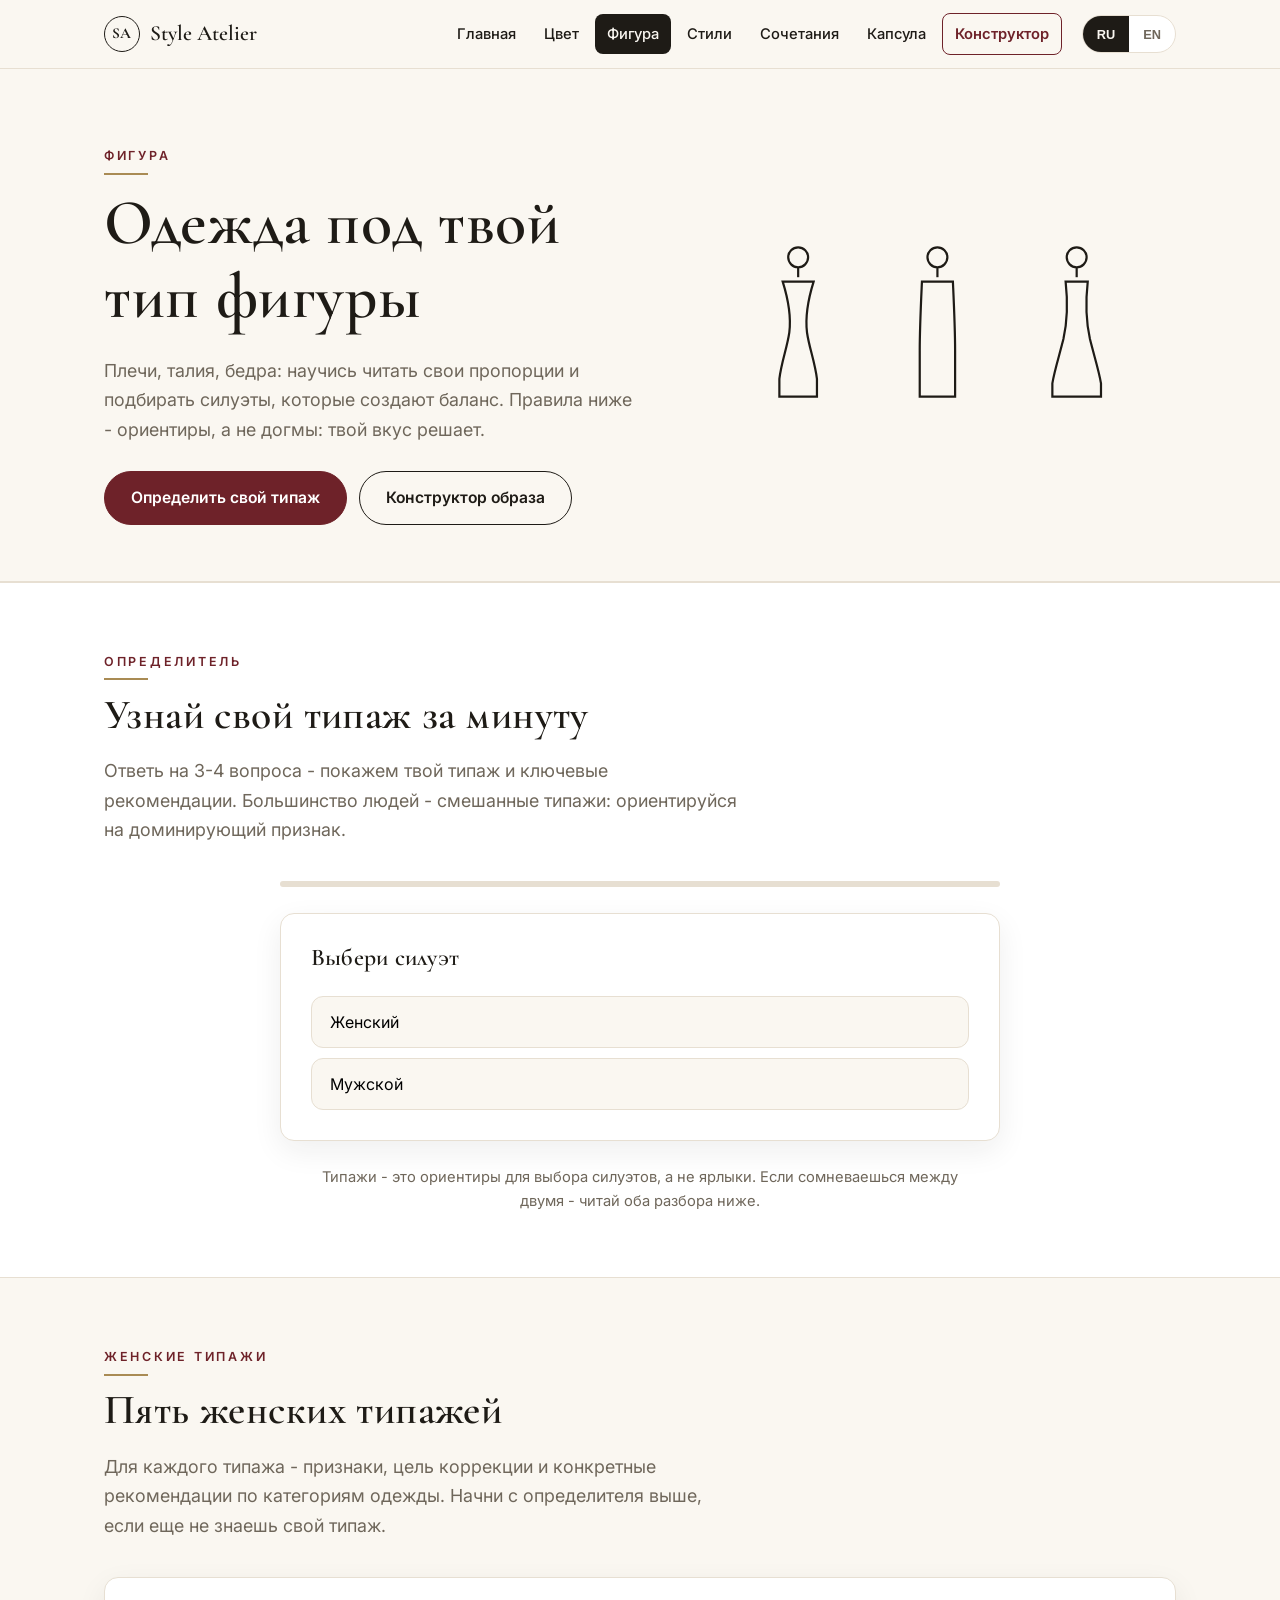
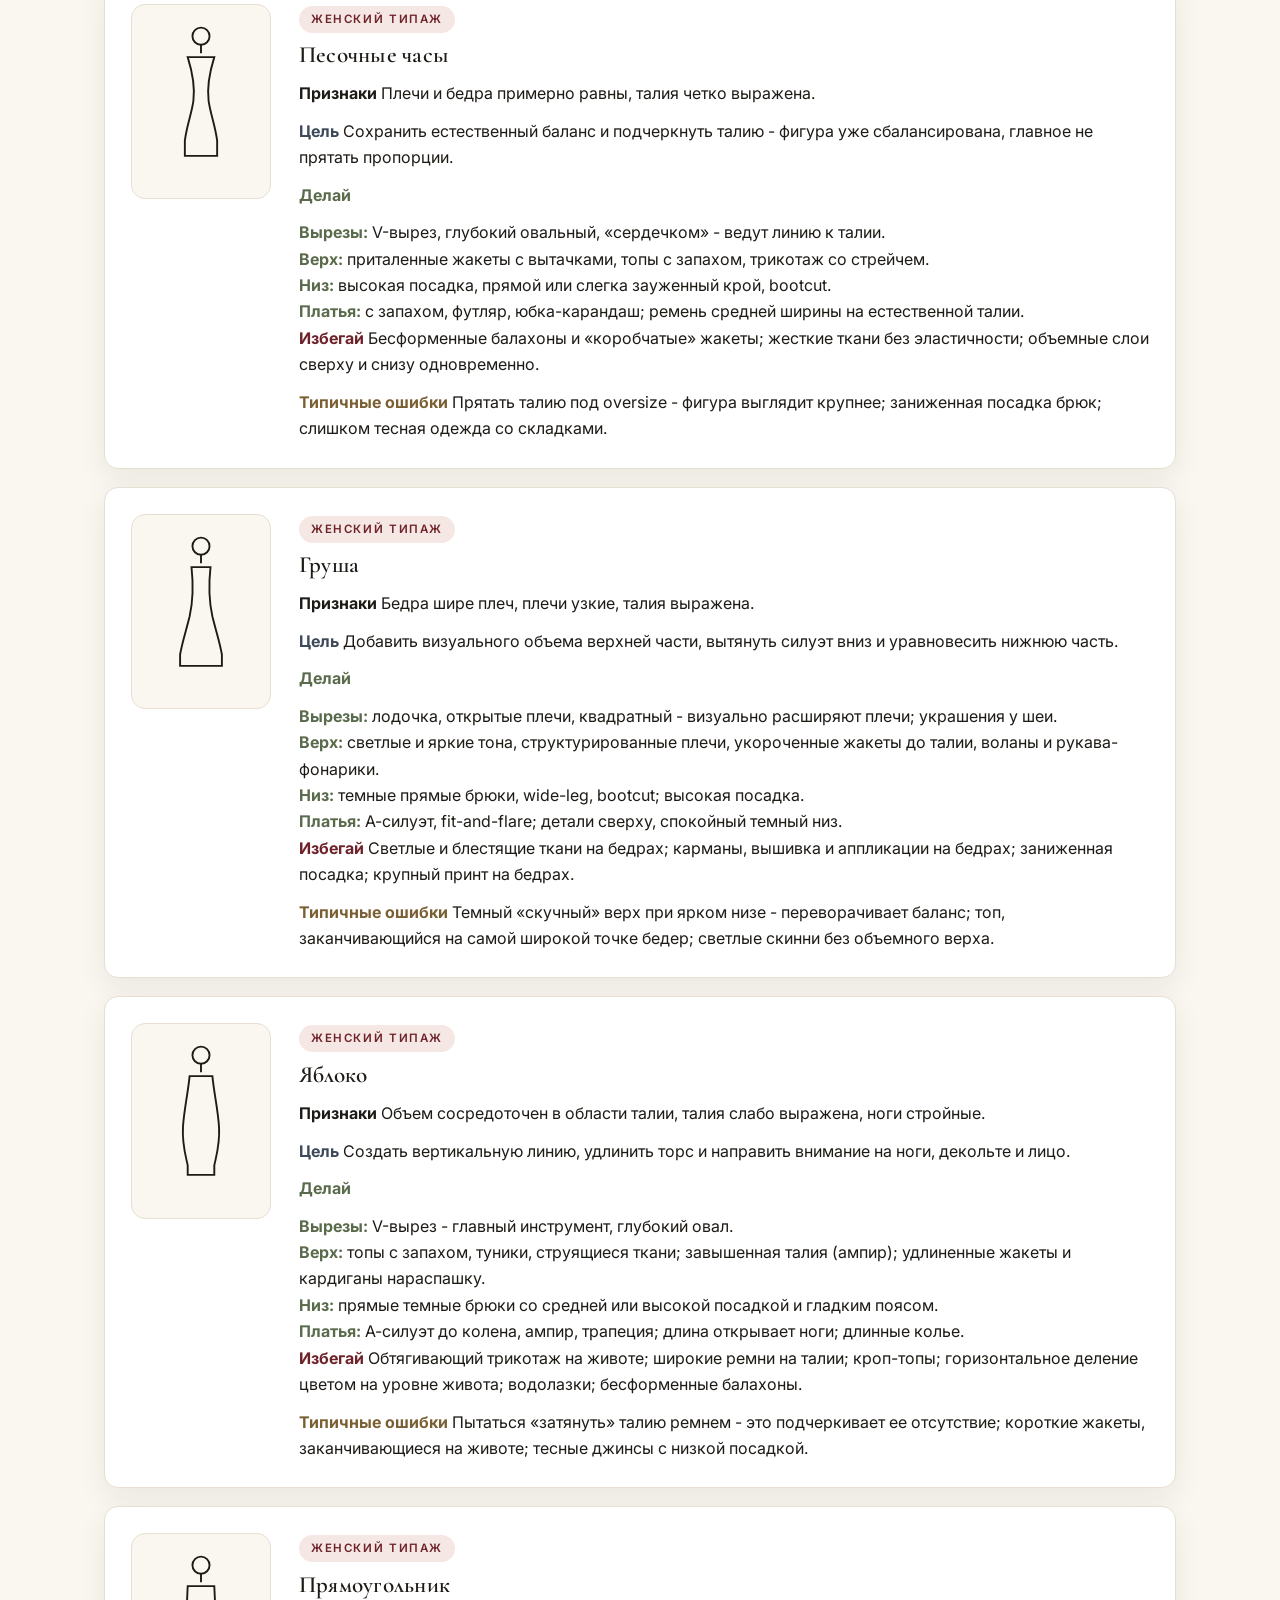
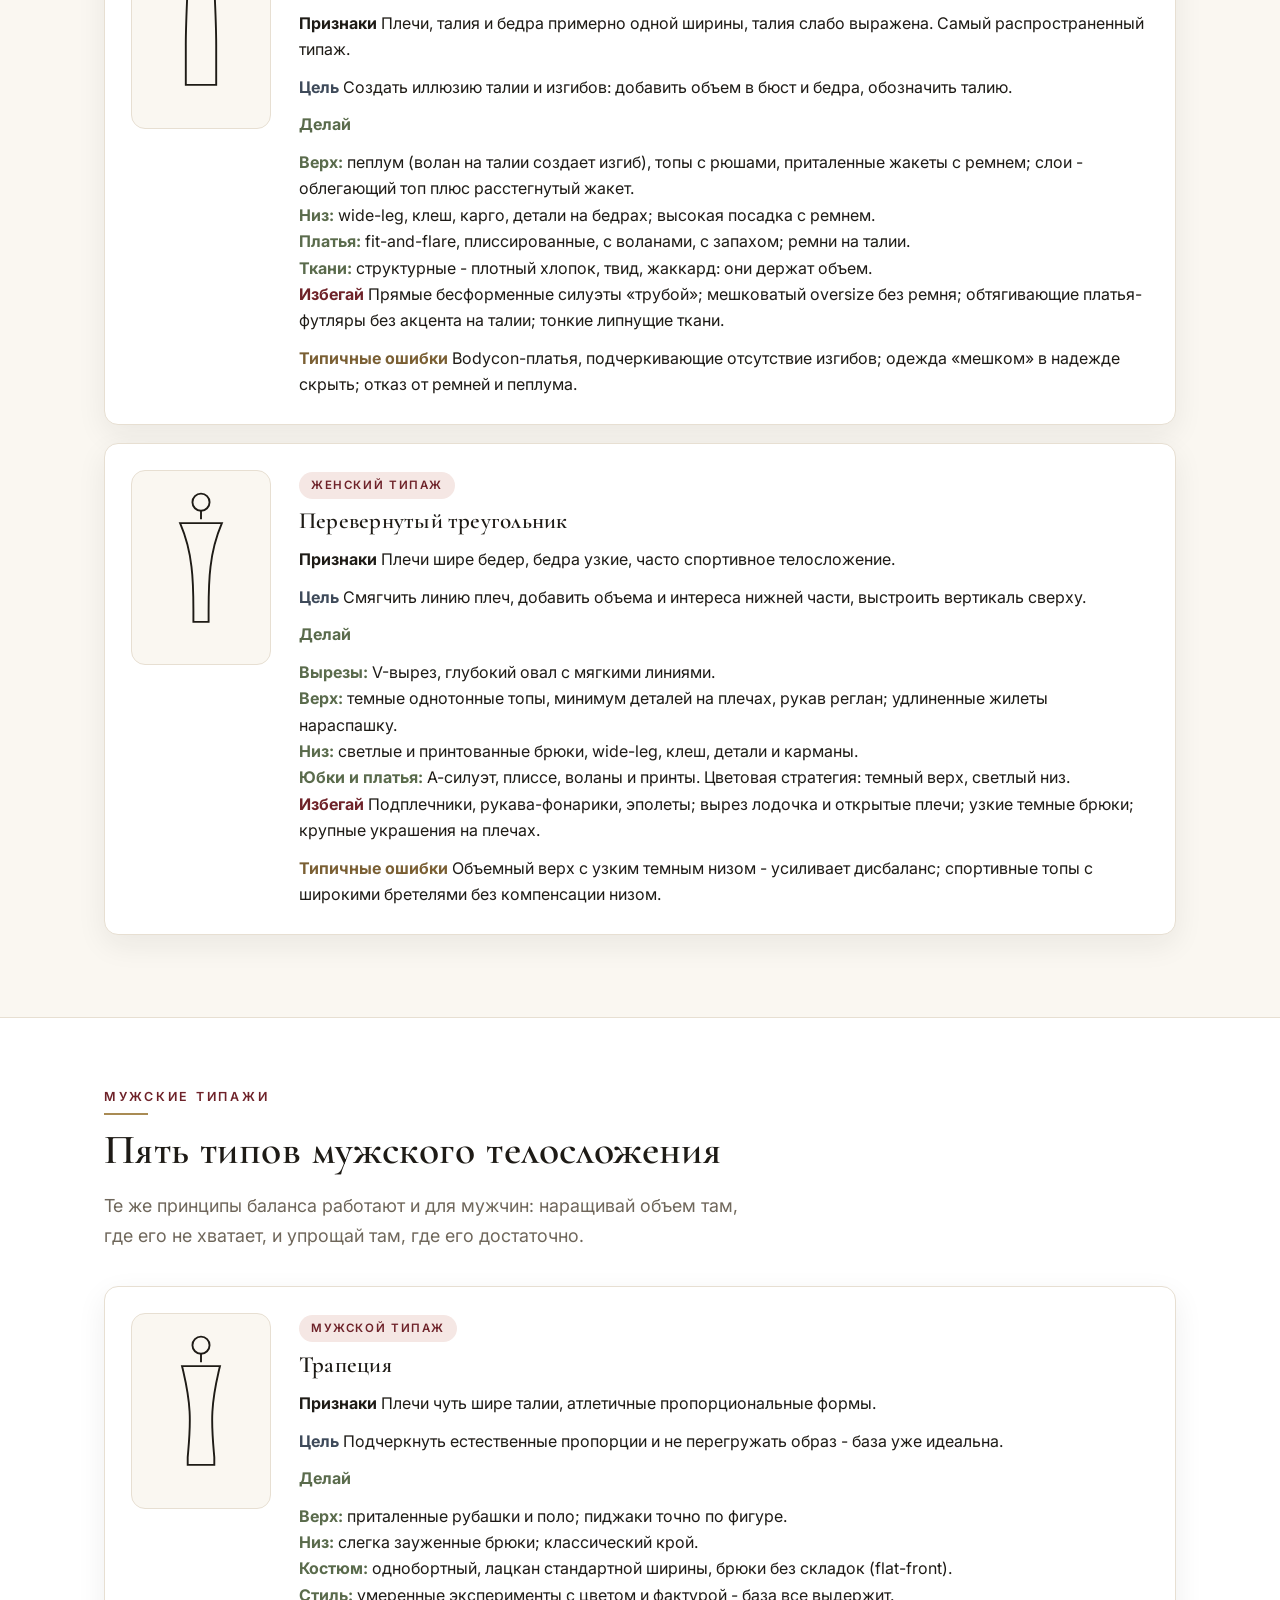
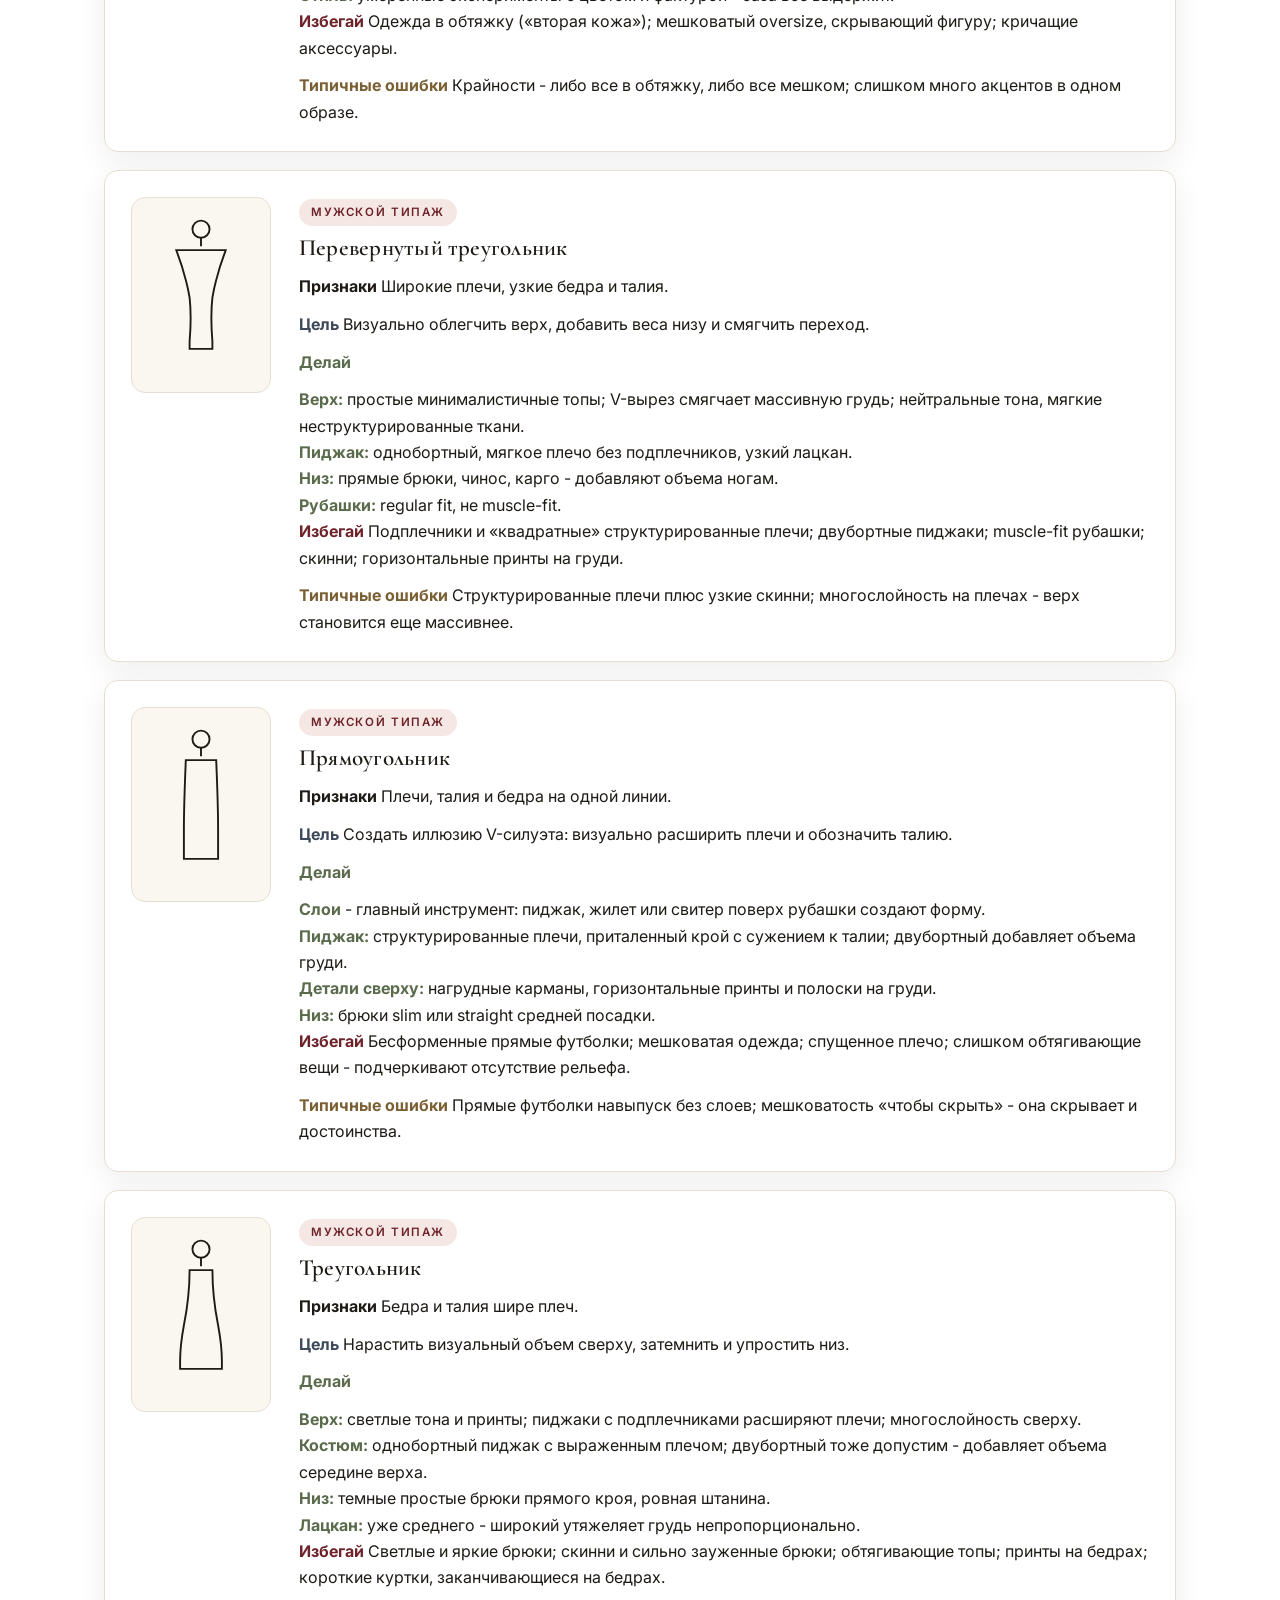
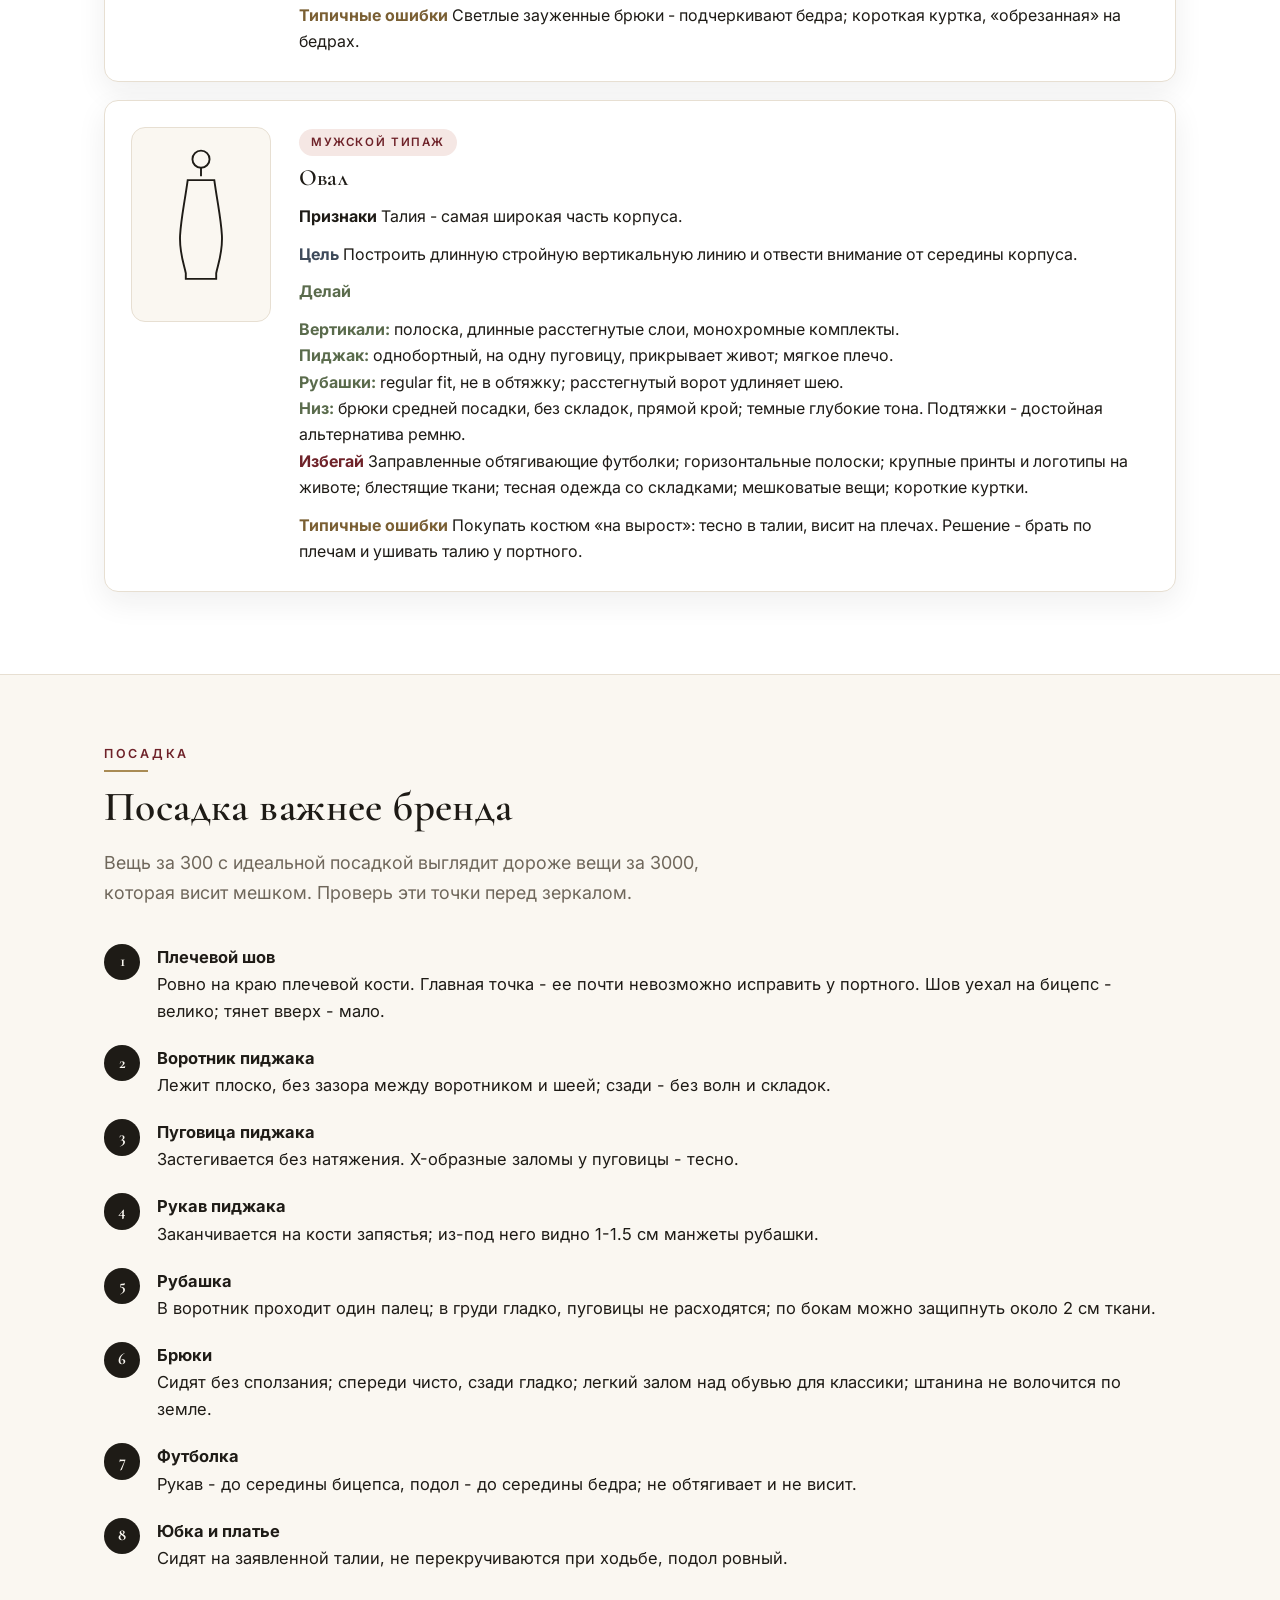
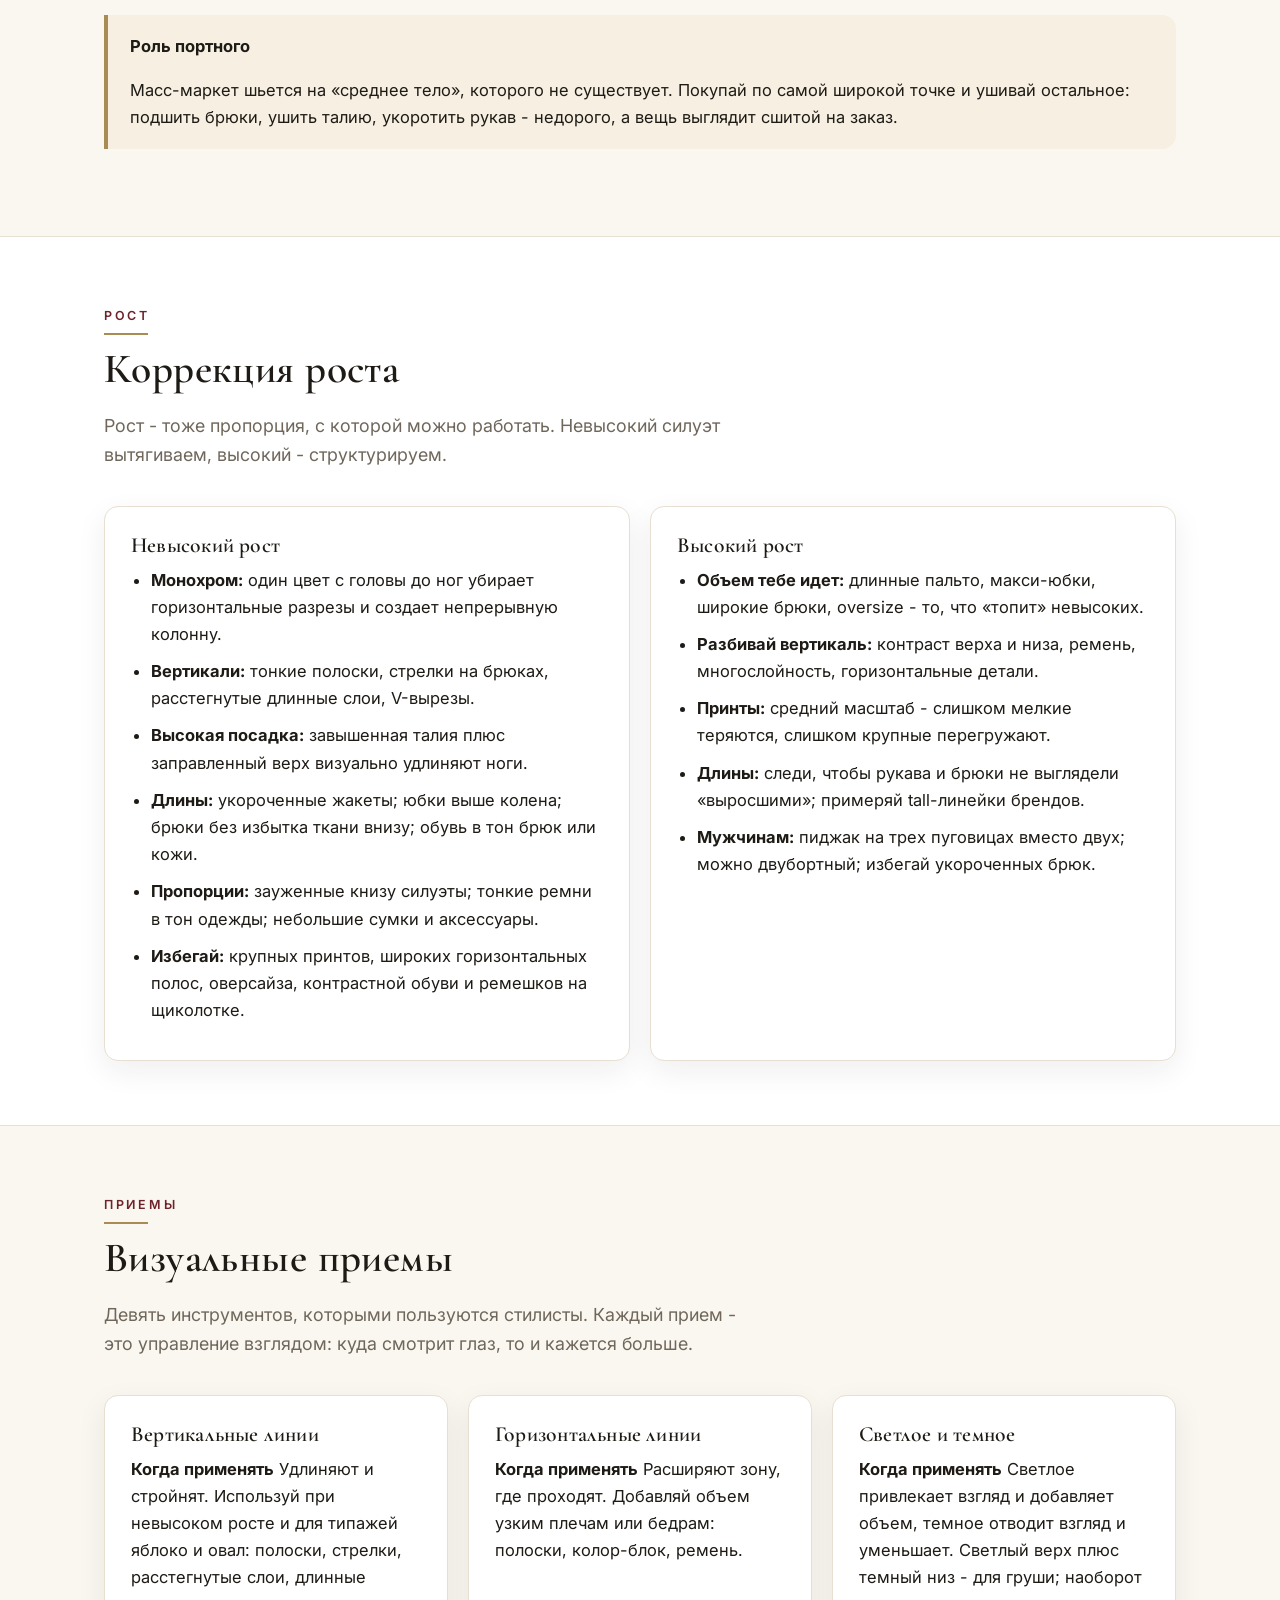
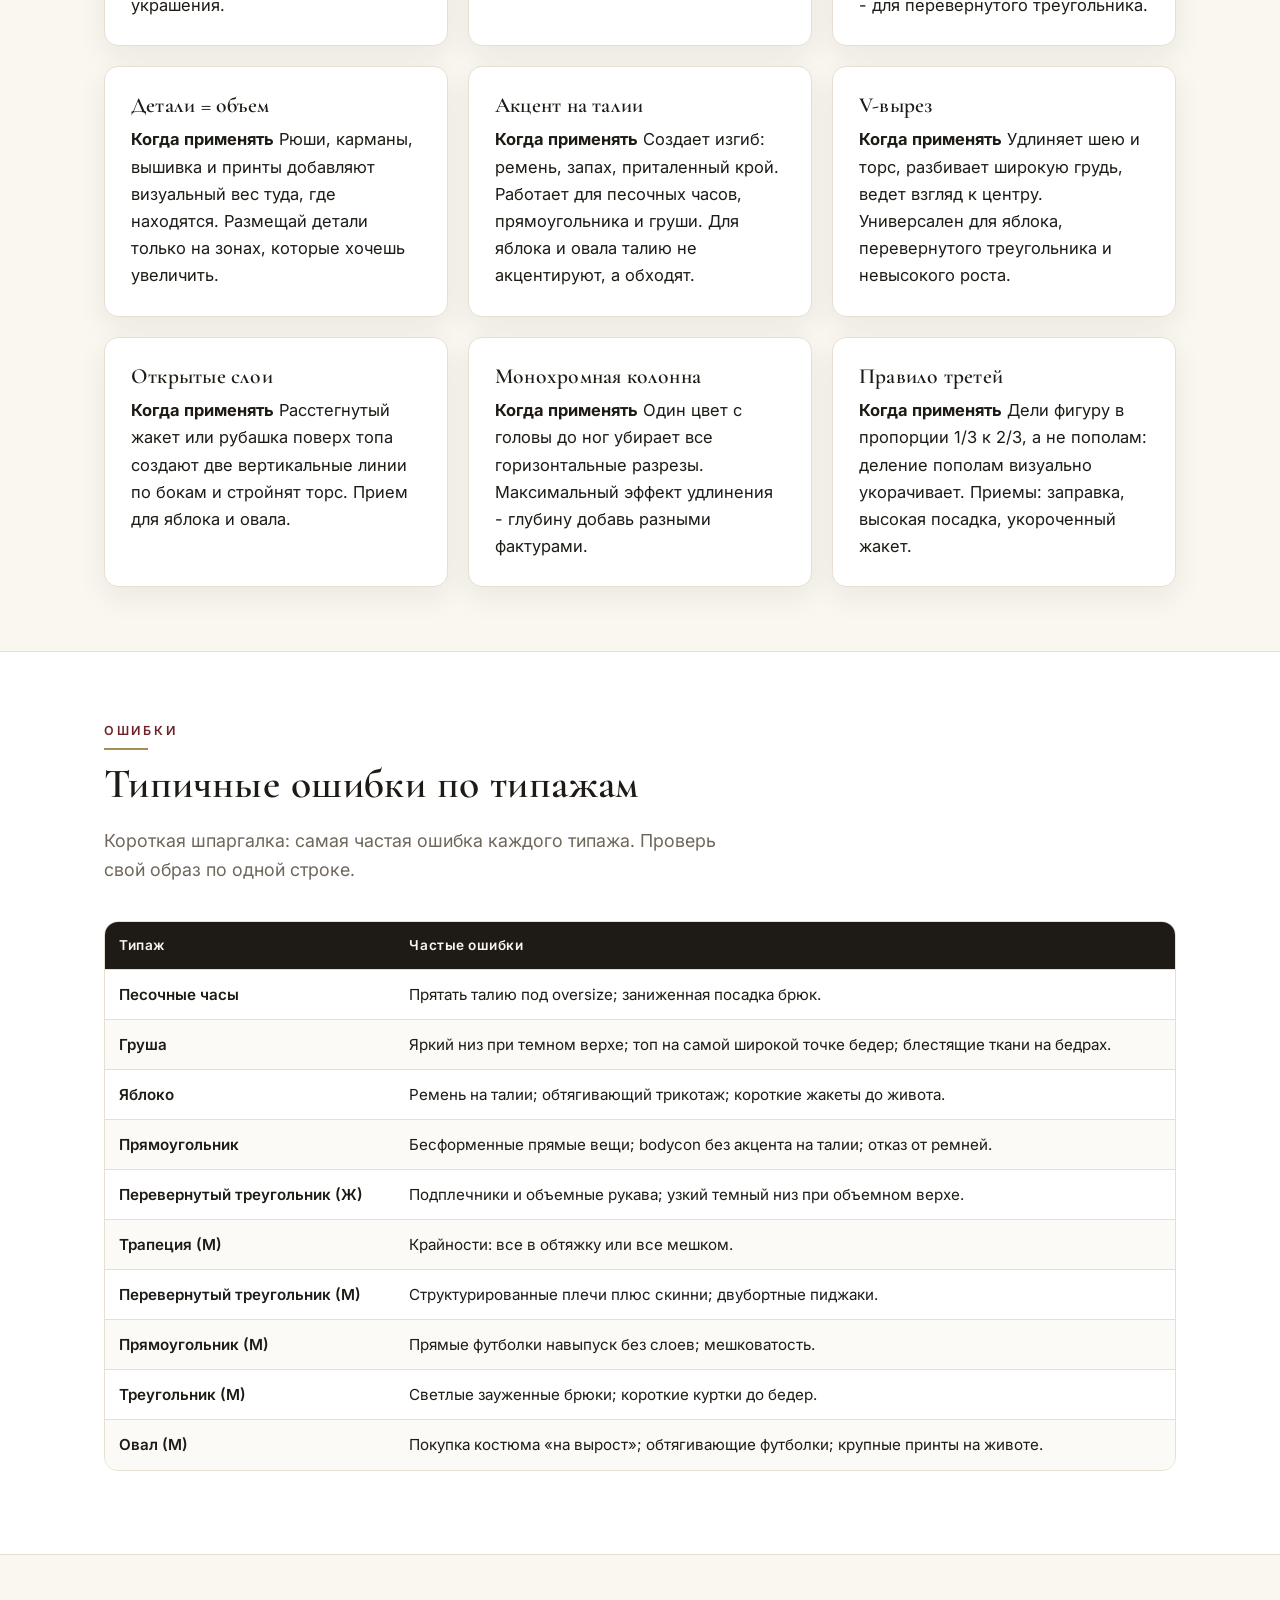
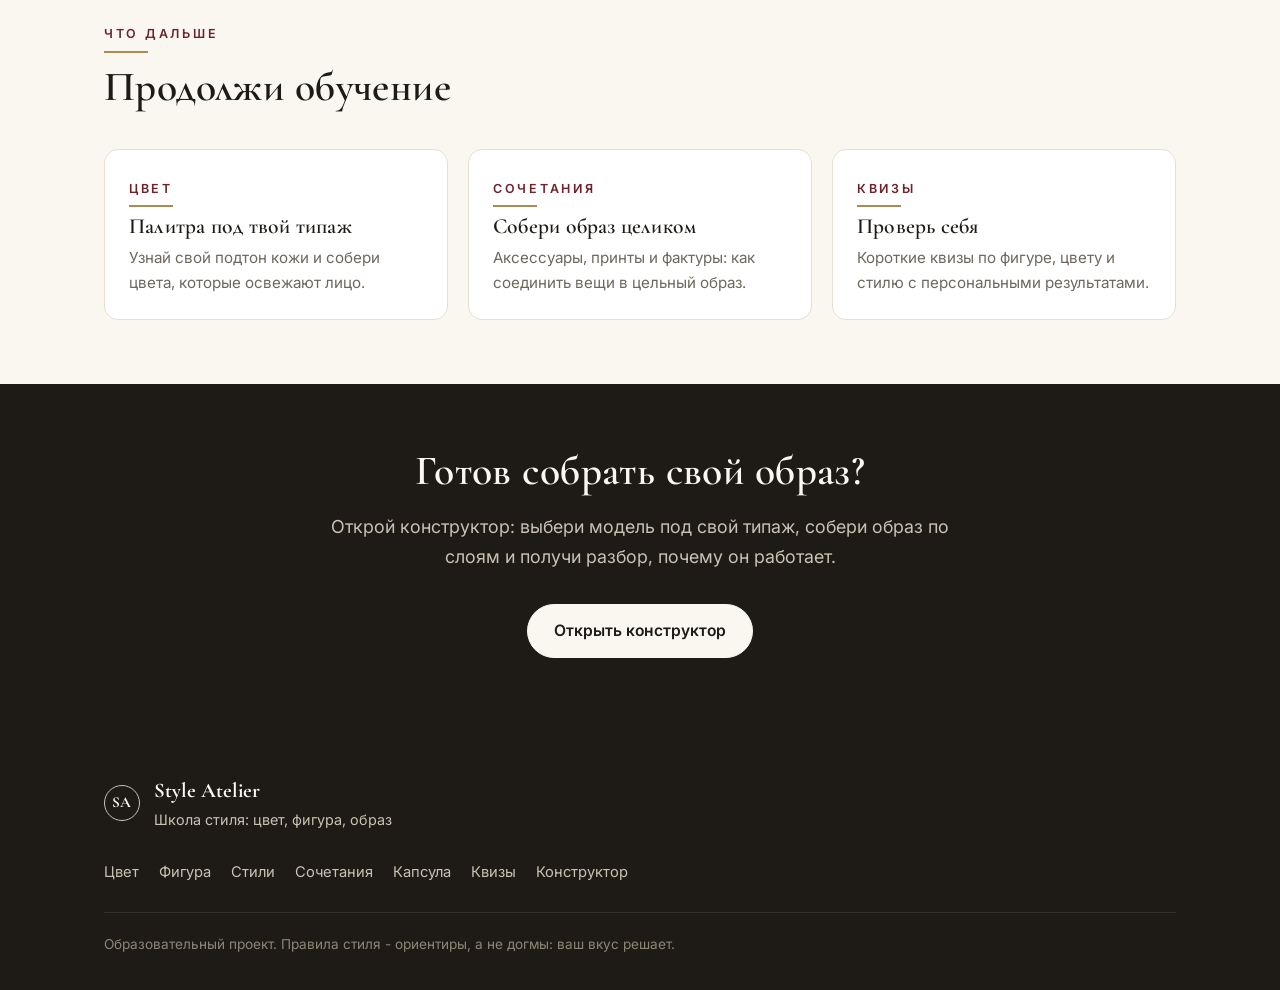
<file: figure.html>
<!DOCTYPE html>
<html lang="ru">
<head>
<meta charset="UTF-8">
<meta name="viewport" content="width=device-width, initial-scale=1.0">
<title data-i18n="meta.title">Style Atelier - Фигура: типажи, посадка и пропорции</title>
<meta name="description" data-i18n-content="meta.desc" content="Как подбирать одежду по типу фигуры: женские и мужские типажи, правила посадки, коррекция роста и визуальные приемы.">
<meta property="og:type" content="website">
<meta property="og:title" data-i18n-content="meta.title" content="Style Atelier - Фигура: типажи, посадка и пропорции">
<meta property="og:description" data-i18n-content="meta.desc" content="Как подбирать одежду по типу фигуры: женские и мужские типажи, правила посадки, коррекция роста и визуальные приемы.">
<meta name="theme-color" content="#FAF7F1">
<link rel="preconnect" href="https://fonts.googleapis.com">
<link rel="preconnect" href="https://fonts.gstatic.com" crossorigin>
<link href="https://fonts.googleapis.com/css2?family=Cormorant+Garamond:ital,wght@0,400;0,500;0,600;0,700;1,400&family=Inter:wght@400;500;600&display=swap" rel="stylesheet">
<link rel="stylesheet" href="css/style.css">
<style>
main.page-figure .type-layout{display:grid;grid-template-columns:140px 1fr;gap:28px;align-items:start}
main.page-figure .type-svg{border:1px solid var(--line);border-radius:var(--radius);background:var(--cream);padding:16px 12px}
main.page-figure .type-svg svg{width:100%;height:auto}
main.page-figure .quiz-result ul{list-style:none;margin:0 auto 1.5em;padding:0;max-width:540px;text-align:left}
main.page-figure .quiz-result ul li{position:relative;padding-left:1.7em;margin-bottom:.55em}
main.page-figure .quiz-result ul li::before{content:"+";position:absolute;left:0;color:var(--sage);font-weight:700}
main.page-figure .finder-actions{display:flex;gap:12px;justify-content:center;flex-wrap:wrap;margin-top:1.4em}
main.page-figure .finder-note{text-align:center;color:var(--muted);font-size:.92rem;max-width:640px;margin:1.6em auto 0}
main.page-figure .height-grid ul{padding-left:1.2em;margin-bottom:0}
main.page-figure .height-grid li{margin-bottom:.6em}
main.page-figure .mist-table td:first-child{font-weight:600;white-space:normal;min-width:170px}
main.page-figure .hero-figs{width:100%;max-width:420px;margin:0 auto}
@media(max-width:640px){
  main.page-figure .type-layout{grid-template-columns:1fr}
  main.page-figure .type-svg{max-width:180px}
}
</style>
</head>
<body>
<a class="skip-link" href="#main" data-i18n="a11y.skip">Перейти к содержимому</a>
<header class="site-header">
  <div class="wrap header-inner">
    <a class="brand" href="index.html"><span class="brand-mark">SA</span><span class="brand-name">Style Atelier</span></a>
    <nav class="main-nav" id="mainNav" data-i18n-aria="a11y.nav" aria-label="Основная навигация">
      <a href="index.html" data-i18n="nav.home">Главная</a>
      <a href="colors.html" data-i18n="nav.colors">Цвет</a>
      <a href="figure.html" data-i18n="nav.figure" class="active">Фигура</a>
      <a href="styles.html" data-i18n="nav.styles">Стили</a>
      <a href="combinations.html" data-i18n="nav.combo">Сочетания</a>
      <a href="capsule.html" data-i18n="nav.capsule">Капсула</a>
      <a href="builder.html" data-i18n="nav.builder" class="nav-cta">Конструктор</a>
    </nav>
    <div class="header-actions">
      <div class="lang-switch" role="group" data-i18n-aria="a11y.langLabel" aria-label="Выбор языка">
        <button data-lang="ru" class="active">RU</button><button data-lang="en">EN</button>
      </div>
      <button class="nav-toggle" id="navToggle" data-i18n-aria="a11y.menu" aria-label="Меню"><span></span><span></span><span></span></button>
    </div>
  </div>
</header>
<main id="main" tabindex="-1" class="page-figure">

  <!-- HERO -->
  <section class="hero">
    <div class="wrap hero-inner">
      <div>
        <span class="eyebrow" data-i18n="hero.eyebrow">Фигура</span>
        <h1 data-i18n="hero.title">Одежда под твой тип фигуры</h1>
        <p class="lede" data-i18n="hero.lede">Плечи, талия, бедра: научись читать свои пропорции и подбирать силуэты, которые создают баланс. Правила ниже - ориентиры, а не догмы: твой вкус решает.</p>
        <div class="hero-cta">
          <a class="btn btn-primary" href="#finderSec" data-i18n="hero.cta1">Определить свой типаж</a>
          <a class="btn btn-ghost" href="builder.html" data-i18n="hero.cta2">Конструктор образа</a>
        </div>
      </div>
      <div class="hero-art">
        <svg class="hero-figs" viewBox="0 0 380 180" role="img">
          <title data-i18n="hero.artT">Три типа женской фигуры: песочные часы, прямоугольник, груша</title>
          <g stroke="var(--ink)" stroke-width="2" fill="none">
            <g transform="translate(8,8)">
              <circle cx="60" cy="14" r="9"/>
              <path d="M60 23 L60 32"/>
              <path d="M46 36 C51 52 54 66 52 82 C50 96 45 108 43 124 L43 140 L77 140 L77 124 C75 108 70 96 68 82 C66 66 69 52 74 36 Z"/>
            </g>
            <g transform="translate(134,8)">
              <circle cx="60" cy="14" r="9"/>
              <path d="M60 23 L60 32"/>
              <path d="M46 36 C45 58 44 78 44 98 L44 140 L76 140 L76 98 C76 78 75 58 74 36 Z"/>
            </g>
            <g transform="translate(260,8)">
              <circle cx="60" cy="14" r="9"/>
              <path d="M60 23 L60 32"/>
              <path d="M50 36 C52 54 52 70 48 88 C44 104 40 116 38 128 L38 140 L82 140 L82 128 C80 116 76 104 72 88 C68 70 68 54 70 36 Z"/>
            </g>
          </g>
        </svg>
      </div>
    </div>
  </section>

  <!-- FINDER QUIZ -->
  <section class="section alt" id="finderSec">
    <div class="wrap">
      <div class="section-head">
        <span class="eyebrow" data-i18n="finder.eyebrow">Определитель</span>
        <h2 data-i18n="finder.title">Узнай свой типаж за минуту</h2>
        <p class="lede" data-i18n="finder.lede">Ответь на 3-4 вопроса - покажем твой типаж и ключевые рекомендации. Большинство людей - смешанные типажи: ориентируйся на доминирующий признак.</p>
      </div>
      <div id="figureFinder"></div>
      <p class="finder-note" data-i18n="finder.note">Типажи - это ориентиры для выбора силуэтов, а не ярлыки. Если сомневаешься между двумя - читай оба разбора ниже.</p>
    </div>
  </section>

  <!-- WOMEN -->
  <section class="section" id="womenSec">
    <div class="wrap">
      <div class="section-head">
        <span class="eyebrow" data-i18n="secW.eyebrow">Женские типажи</span>
        <h2 data-i18n="secW.title">Пять женских типажей</h2>
        <p class="lede" data-i18n="secW.lede">Для каждого типажа - признаки, цель коррекции и конкретные рекомендации по категориям одежды. Начни с определителя выше, если еще не знаешь свой типаж.</p>
      </div>

      <article class="rule-card" id="type-hourglass">
        <div class="type-layout">
          <div class="type-svg">
            <svg viewBox="0 0 120 170" role="img" stroke="var(--ink)" stroke-width="2" fill="none">
              <title data-i18n="w1.name">Песочные часы</title>
              <circle cx="60" cy="16" r="9"/>
              <path d="M60 25 L60 34"/>
              <path d="M46 38 C51 54 54 68 52 84 C50 98 45 110 43 126 L43 142 L77 142 L77 126 C75 110 70 98 68 84 C66 68 69 54 74 38 Z"/>
            </svg>
          </div>
          <div>
            <span class="rule-tag" data-i18n="lbl.tagW">Женский типаж</span>
            <h3 data-i18n="w1.name">Песочные часы</h3>
            <p><strong data-i18n="lbl.signs">Признаки:</strong> <span data-i18n="w1.signs">Плечи и бедра примерно равны, талия четко выражена.</span></p>
            <p class="rule-why"><strong data-i18n="lbl.goal">Цель:</strong> <span data-i18n="w1.goal">Сохранить естественный баланс и подчеркнуть талию - фигура уже сбалансирована, главное не прятать пропорции.</span></p>
            <div class="rule-do">
              <p><strong data-i18n="lbl.do">Делай:</strong></p>
              <p data-i18n-html="w1.do"><strong>Вырезы:</strong> V-вырез, глубокий овальный, «сердечком» - ведут линию к талии.<br><strong>Верх:</strong> приталенные жакеты с вытачками, топы с запахом, трикотаж со стрейчем.<br><strong>Низ:</strong> высокая посадка, прямой или слегка зауженный крой, bootcut.<br><strong>Платья:</strong> с запахом, футляр, юбка-карандаш; ремень средней ширины на естественной талии.</p>
            </div>
            <p class="rule-avoid"><strong data-i18n="lbl.avoid">Избегай:</strong> <span data-i18n="w1.avoid">Бесформенные балахоны и «коробчатые» жакеты; жесткие ткани без эластичности; объемные слои сверху и снизу одновременно.</span></p>
            <p class="rule-ex"><strong data-i18n="lbl.err">Типичные ошибки:</strong> <span data-i18n="w1.err">Прятать талию под oversize - фигура выглядит крупнее; заниженная посадка брюк; слишком тесная одежда со складками.</span></p>
          </div>
        </div>
      </article>

      <article class="rule-card" id="type-pear">
        <div class="type-layout">
          <div class="type-svg">
            <svg viewBox="0 0 120 170" role="img" stroke="var(--ink)" stroke-width="2" fill="none">
              <title data-i18n="w2.name">Груша</title>
              <circle cx="60" cy="16" r="9"/>
              <path d="M60 25 L60 34"/>
              <path d="M50 38 C52 56 52 72 48 90 C44 106 40 118 38 130 L38 142 L82 142 L82 130 C80 118 76 106 72 90 C68 72 68 56 70 38 Z"/>
            </svg>
          </div>
          <div>
            <span class="rule-tag" data-i18n="lbl.tagW">Женский типаж</span>
            <h3 data-i18n="w2.name">Груша</h3>
            <p><strong data-i18n="lbl.signs">Признаки:</strong> <span data-i18n="w2.signs">Бедра шире плеч, плечи узкие, талия выражена.</span></p>
            <p class="rule-why"><strong data-i18n="lbl.goal">Цель:</strong> <span data-i18n="w2.goal">Добавить визуального объема верхней части, вытянуть силуэт вниз и уравновесить нижнюю часть.</span></p>
            <div class="rule-do">
              <p><strong data-i18n="lbl.do">Делай:</strong></p>
              <p data-i18n-html="w2.do"><strong>Вырезы:</strong> лодочка, открытые плечи, квадратный - визуально расширяют плечи; украшения у шеи.<br><strong>Верх:</strong> светлые и яркие тона, структурированные плечи, укороченные жакеты до талии, воланы и рукава-фонарики.<br><strong>Низ:</strong> темные прямые брюки, wide-leg, bootcut; высокая посадка.<br><strong>Платья:</strong> А-силуэт, fit-and-flare; детали сверху, спокойный темный низ.</p>
            </div>
            <p class="rule-avoid"><strong data-i18n="lbl.avoid">Избегай:</strong> <span data-i18n="w2.avoid">Светлые и блестящие ткани на бедрах; карманы, вышивка и аппликации на бедрах; заниженная посадка; крупный принт на бедрах.</span></p>
            <p class="rule-ex"><strong data-i18n="lbl.err">Типичные ошибки:</strong> <span data-i18n="w2.err">Темный «скучный» верх при ярком низе - переворачивает баланс; топ, заканчивающийся на самой широкой точке бедер; светлые скинни без объемного верха.</span></p>
          </div>
        </div>
      </article>

      <article class="rule-card" id="type-apple">
        <div class="type-layout">
          <div class="type-svg">
            <svg viewBox="0 0 120 170" role="img" stroke="var(--ink)" stroke-width="2" fill="none">
              <title data-i18n="w3.name">Яблоко</title>
              <circle cx="60" cy="16" r="9"/>
              <path d="M60 25 L60 34"/>
              <path d="M48 38 C46 58 42 74 41 92 C40 110 44 122 46 132 L46 142 L74 142 L74 132 C76 122 80 110 79 92 C78 74 74 58 72 38 Z"/>
            </svg>
          </div>
          <div>
            <span class="rule-tag" data-i18n="lbl.tagW">Женский типаж</span>
            <h3 data-i18n="w3.name">Яблоко</h3>
            <p><strong data-i18n="lbl.signs">Признаки:</strong> <span data-i18n="w3.signs">Объем сосредоточен в области талии, талия слабо выражена, ноги стройные.</span></p>
            <p class="rule-why"><strong data-i18n="lbl.goal">Цель:</strong> <span data-i18n="w3.goal">Создать вертикальную линию, удлинить торс и направить внимание на ноги, декольте и лицо.</span></p>
            <div class="rule-do">
              <p><strong data-i18n="lbl.do">Делай:</strong></p>
              <p data-i18n-html="w3.do"><strong>Вырезы:</strong> V-вырез - главный инструмент, глубокий овал.<br><strong>Верх:</strong> топы с запахом, туники, струящиеся ткани; завышенная талия (ампир); удлиненные жакеты и кардиганы нараспашку.<br><strong>Низ:</strong> прямые темные брюки со средней или высокой посадкой и гладким поясом.<br><strong>Платья:</strong> А-силуэт до колена, ампир, трапеция; длина открывает ноги; длинные колье.</p>
            </div>
            <p class="rule-avoid"><strong data-i18n="lbl.avoid">Избегай:</strong> <span data-i18n="w3.avoid">Обтягивающий трикотаж на животе; широкие ремни на талии; кроп-топы; горизонтальное деление цветом на уровне живота; водолазки; бесформенные балахоны.</span></p>
            <p class="rule-ex"><strong data-i18n="lbl.err">Типичные ошибки:</strong> <span data-i18n="w3.err">Пытаться «затянуть» талию ремнем - это подчеркивает ее отсутствие; короткие жакеты, заканчивающиеся на животе; тесные джинсы с низкой посадкой.</span></p>
          </div>
        </div>
      </article>

      <article class="rule-card" id="type-rectangle">
        <div class="type-layout">
          <div class="type-svg">
            <svg viewBox="0 0 120 170" role="img" stroke="var(--ink)" stroke-width="2" fill="none">
              <title data-i18n="w4.name">Прямоугольник</title>
              <circle cx="60" cy="16" r="9"/>
              <path d="M60 25 L60 34"/>
              <path d="M46 38 C45 60 44 80 44 100 L44 142 L76 142 L76 100 C76 80 75 60 74 38 Z"/>
            </svg>
          </div>
          <div>
            <span class="rule-tag" data-i18n="lbl.tagW">Женский типаж</span>
            <h3 data-i18n="w4.name">Прямоугольник</h3>
            <p><strong data-i18n="lbl.signs">Признаки:</strong> <span data-i18n="w4.signs">Плечи, талия и бедра примерно одной ширины, талия слабо выражена. Самый распространенный типаж.</span></p>
            <p class="rule-why"><strong data-i18n="lbl.goal">Цель:</strong> <span data-i18n="w4.goal">Создать иллюзию талии и изгибов: добавить объем в бюст и бедра, обозначить талию.</span></p>
            <div class="rule-do">
              <p><strong data-i18n="lbl.do">Делай:</strong></p>
              <p data-i18n-html="w4.do"><strong>Верх:</strong> пеплум (волан на талии создает изгиб), топы с рюшами, приталенные жакеты с ремнем; слои - облегающий топ плюс расстегнутый жакет.<br><strong>Низ:</strong> wide-leg, клеш, карго, детали на бедрах; высокая посадка с ремнем.<br><strong>Платья:</strong> fit-and-flare, плиссированные, с воланами, с запахом; ремни на талии.<br><strong>Ткани:</strong> структурные - плотный хлопок, твид, жаккард: они держат объем.</p>
            </div>
            <p class="rule-avoid"><strong data-i18n="lbl.avoid">Избегай:</strong> <span data-i18n="w4.avoid">Прямые бесформенные силуэты «трубой»; мешковатый oversize без ремня; обтягивающие платья-футляры без акцента на талии; тонкие липнущие ткани.</span></p>
            <p class="rule-ex"><strong data-i18n="lbl.err">Типичные ошибки:</strong> <span data-i18n="w4.err">Bodycon-платья, подчеркивающие отсутствие изгибов; одежда «мешком» в надежде скрыть; отказ от ремней и пеплума.</span></p>
          </div>
        </div>
      </article>

      <article class="rule-card" id="type-invtri">
        <div class="type-layout">
          <div class="type-svg">
            <svg viewBox="0 0 120 170" role="img" stroke="var(--ink)" stroke-width="2" fill="none">
              <title data-i18n="w5.name">Перевернутый треугольник</title>
              <circle cx="60" cy="16" r="9"/>
              <path d="M60 25 L60 34"/>
              <path d="M38 38 C44 52 48 66 50 84 C52 100 52 118 52 130 L52 142 L68 142 L68 130 C68 118 68 100 70 84 C72 66 76 52 82 38 Z"/>
            </svg>
          </div>
          <div>
            <span class="rule-tag" data-i18n="lbl.tagW">Женский типаж</span>
            <h3 data-i18n="w5.name">Перевернутый треугольник</h3>
            <p><strong data-i18n="lbl.signs">Признаки:</strong> <span data-i18n="w5.signs">Плечи шире бедер, бедра узкие, часто спортивное телосложение.</span></p>
            <p class="rule-why"><strong data-i18n="lbl.goal">Цель:</strong> <span data-i18n="w5.goal">Смягчить линию плеч, добавить объема и интереса нижней части, выстроить вертикаль сверху.</span></p>
            <div class="rule-do">
              <p><strong data-i18n="lbl.do">Делай:</strong></p>
              <p data-i18n-html="w5.do"><strong>Вырезы:</strong> V-вырез, глубокий овал с мягкими линиями.<br><strong>Верх:</strong> темные однотонные топы, минимум деталей на плечах, рукав реглан; удлиненные жилеты нараспашку.<br><strong>Низ:</strong> светлые и принтованные брюки, wide-leg, клеш, детали и карманы.<br><strong>Юбки и платья:</strong> А-силуэт, плиссе, воланы и принты. Цветовая стратегия: темный верх, светлый низ.</p>
            </div>
            <p class="rule-avoid"><strong data-i18n="lbl.avoid">Избегай:</strong> <span data-i18n="w5.avoid">Подплечники, рукава-фонарики, эполеты; вырез лодочка и открытые плечи; узкие темные брюки; крупные украшения на плечах.</span></p>
            <p class="rule-ex"><strong data-i18n="lbl.err">Типичные ошибки:</strong> <span data-i18n="w5.err">Объемный верх с узким темным низом - усиливает дисбаланс; спортивные топы с широкими бретелями без компенсации низом.</span></p>
          </div>
        </div>
      </article>
    </div>
  </section>

  <!-- MEN -->
  <section class="section alt" id="menSec">
    <div class="wrap">
      <div class="section-head">
        <span class="eyebrow" data-i18n="secM.eyebrow">Мужские типажи</span>
        <h2 data-i18n="secM.title">Пять типов мужского телосложения</h2>
        <p class="lede" data-i18n="secM.lede">Те же принципы баланса работают и для мужчин: наращивай объем там, где его не хватает, и упрощай там, где его достаточно.</p>
      </div>

      <article class="rule-card" id="type-trapezoid">
        <div class="type-layout">
          <div class="type-svg">
            <svg viewBox="0 0 120 170" role="img" stroke="var(--ink)" stroke-width="2" fill="none">
              <title data-i18n="m1.name">Трапеция</title>
              <circle cx="60" cy="16" r="9"/>
              <path d="M60 25 L60 34"/>
              <path d="M40 38 C44 54 47 68 48 86 C49 104 47 122 46 134 L46 142 L74 142 L74 134 C73 122 71 104 72 86 C73 68 76 54 80 38 Z"/>
            </svg>
          </div>
          <div>
            <span class="rule-tag" data-i18n="lbl.tagM">Мужской типаж</span>
            <h3 data-i18n="m1.name">Трапеция</h3>
            <p><strong data-i18n="lbl.signs">Признаки:</strong> <span data-i18n="m1.signs">Плечи чуть шире талии, атлетичные пропорциональные формы.</span></p>
            <p class="rule-why"><strong data-i18n="lbl.goal">Цель:</strong> <span data-i18n="m1.goal">Подчеркнуть естественные пропорции и не перегружать образ - база уже идеальна.</span></p>
            <div class="rule-do">
              <p><strong data-i18n="lbl.do">Делай:</strong></p>
              <p data-i18n-html="m1.do"><strong>Верх:</strong> приталенные рубашки и поло; пиджаки точно по фигуре.<br><strong>Низ:</strong> слегка зауженные брюки; классический крой.<br><strong>Костюм:</strong> однобортный, лацкан стандартной ширины, брюки без складок (flat-front).<br><strong>Стиль:</strong> умеренные эксперименты с цветом и фактурой - база все выдержит.</p>
            </div>
            <p class="rule-avoid"><strong data-i18n="lbl.avoid">Избегай:</strong> <span data-i18n="m1.avoid">Одежда в обтяжку («вторая кожа»); мешковатый oversize, скрывающий фигуру; кричащие аксессуары.</span></p>
            <p class="rule-ex"><strong data-i18n="lbl.err">Типичные ошибки:</strong> <span data-i18n="m1.err">Крайности - либо все в обтяжку, либо все мешком; слишком много акцентов в одном образе.</span></p>
          </div>
        </div>
      </article>

      <article class="rule-card" id="type-invtri-m">
        <div class="type-layout">
          <div class="type-svg">
            <svg viewBox="0 0 120 170" role="img" stroke="var(--ink)" stroke-width="2" fill="none">
              <title data-i18n="m2.name">Перевернутый треугольник</title>
              <circle cx="60" cy="16" r="9"/>
              <path d="M60 25 L60 34"/>
              <path d="M34 38 C40 54 45 70 48 88 C50 106 49 122 48 134 L48 142 L72 142 L72 134 C71 122 70 106 72 88 C75 70 80 54 86 38 Z"/>
            </svg>
          </div>
          <div>
            <span class="rule-tag" data-i18n="lbl.tagM">Мужской типаж</span>
            <h3 data-i18n="m2.name">Перевернутый треугольник</h3>
            <p><strong data-i18n="lbl.signs">Признаки:</strong> <span data-i18n="m2.signs">Широкие плечи, узкие бедра и талия.</span></p>
            <p class="rule-why"><strong data-i18n="lbl.goal">Цель:</strong> <span data-i18n="m2.goal">Визуально облегчить верх, добавить веса низу и смягчить переход.</span></p>
            <div class="rule-do">
              <p><strong data-i18n="lbl.do">Делай:</strong></p>
              <p data-i18n-html="m2.do"><strong>Верх:</strong> простые минималистичные топы; V-вырез смягчает массивную грудь; нейтральные тона, мягкие неструктурированные ткани.<br><strong>Пиджак:</strong> однобортный, мягкое плечо без подплечников, узкий лацкан.<br><strong>Низ:</strong> прямые брюки, чинос, карго - добавляют объема ногам.<br><strong>Рубашки:</strong> regular fit, не muscle-fit.</p>
            </div>
            <p class="rule-avoid"><strong data-i18n="lbl.avoid">Избегай:</strong> <span data-i18n="m2.avoid">Подплечники и «квадратные» структурированные плечи; двубортные пиджаки; muscle-fit рубашки; скинни; горизонтальные принты на груди.</span></p>
            <p class="rule-ex"><strong data-i18n="lbl.err">Типичные ошибки:</strong> <span data-i18n="m2.err">Структурированные плечи плюс узкие скинни; многослойность на плечах - верх становится еще массивнее.</span></p>
          </div>
        </div>
      </article>

      <article class="rule-card" id="type-rectangle-m">
        <div class="type-layout">
          <div class="type-svg">
            <svg viewBox="0 0 120 170" role="img" stroke="var(--ink)" stroke-width="2" fill="none">
              <title data-i18n="m3.name">Прямоугольник</title>
              <circle cx="60" cy="16" r="9"/>
              <path d="M60 25 L60 34"/>
              <path d="M44 38 C43 62 42 86 42 110 L42 142 L78 142 L78 110 C78 86 77 62 76 38 Z"/>
            </svg>
          </div>
          <div>
            <span class="rule-tag" data-i18n="lbl.tagM">Мужской типаж</span>
            <h3 data-i18n="m3.name">Прямоугольник</h3>
            <p><strong data-i18n="lbl.signs">Признаки:</strong> <span data-i18n="m3.signs">Плечи, талия и бедра на одной линии.</span></p>
            <p class="rule-why"><strong data-i18n="lbl.goal">Цель:</strong> <span data-i18n="m3.goal">Создать иллюзию V-силуэта: визуально расширить плечи и обозначить талию.</span></p>
            <div class="rule-do">
              <p><strong data-i18n="lbl.do">Делай:</strong></p>
              <p data-i18n-html="m3.do"><strong>Слои</strong> - главный инструмент: пиджак, жилет или свитер поверх рубашки создают форму.<br><strong>Пиджак:</strong> структурированные плечи, приталенный крой с сужением к талии; двубортный добавляет объема груди.<br><strong>Детали сверху:</strong> нагрудные карманы, горизонтальные принты и полоски на груди.<br><strong>Низ:</strong> брюки slim или straight средней посадки.</p>
            </div>
            <p class="rule-avoid"><strong data-i18n="lbl.avoid">Избегай:</strong> <span data-i18n="m3.avoid">Бесформенные прямые футболки; мешковатая одежда; спущенное плечо; слишком обтягивающие вещи - подчеркивают отсутствие рельефа.</span></p>
            <p class="rule-ex"><strong data-i18n="lbl.err">Типичные ошибки:</strong> <span data-i18n="m3.err">Прямые футболки навыпуск без слоев; мешковатость «чтобы скрыть» - она скрывает и достоинства.</span></p>
          </div>
        </div>
      </article>

      <article class="rule-card" id="type-triangle">
        <div class="type-layout">
          <div class="type-svg">
            <svg viewBox="0 0 120 170" role="img" stroke="var(--ink)" stroke-width="2" fill="none">
              <title data-i18n="m4.name">Треугольник</title>
              <circle cx="60" cy="16" r="9"/>
              <path d="M60 25 L60 34"/>
              <path d="M48 38 C48 58 46 76 42 96 C39 112 38 124 38 134 L38 142 L82 142 L82 134 C82 124 81 112 78 96 C74 76 72 58 72 38 Z"/>
            </svg>
          </div>
          <div>
            <span class="rule-tag" data-i18n="lbl.tagM">Мужской типаж</span>
            <h3 data-i18n="m4.name">Треугольник</h3>
            <p><strong data-i18n="lbl.signs">Признаки:</strong> <span data-i18n="m4.signs">Бедра и талия шире плеч.</span></p>
            <p class="rule-why"><strong data-i18n="lbl.goal">Цель:</strong> <span data-i18n="m4.goal">Нарастить визуальный объем сверху, затемнить и упростить низ.</span></p>
            <div class="rule-do">
              <p><strong data-i18n="lbl.do">Делай:</strong></p>
              <p data-i18n-html="m4.do"><strong>Верх:</strong> светлые тона и принты; пиджаки с подплечниками расширяют плечи; многослойность сверху.<br><strong>Костюм:</strong> однобортный пиджак с выраженным плечом; двубортный тоже допустим - добавляет объема середине верха.<br><strong>Низ:</strong> темные простые брюки прямого кроя, ровная штанина.<br><strong>Лацкан:</strong> уже среднего - широкий утяжеляет грудь непропорционально.</p>
            </div>
            <p class="rule-avoid"><strong data-i18n="lbl.avoid">Избегай:</strong> <span data-i18n="m4.avoid">Светлые и яркие брюки; скинни и сильно зауженные брюки; обтягивающие топы; принты на бедрах; короткие куртки, заканчивающиеся на бедрах.</span></p>
            <p class="rule-ex"><strong data-i18n="lbl.err">Типичные ошибки:</strong> <span data-i18n="m4.err">Светлые зауженные брюки - подчеркивают бедра; короткая куртка, «обрезанная» на бедрах.</span></p>
          </div>
        </div>
      </article>

      <article class="rule-card" id="type-oval">
        <div class="type-layout">
          <div class="type-svg">
            <svg viewBox="0 0 120 170" role="img" stroke="var(--ink)" stroke-width="2" fill="none">
              <title data-i18n="m5.name">Овал</title>
              <circle cx="60" cy="16" r="9"/>
              <path d="M60 25 L60 34"/>
              <path d="M46 38 C43 60 39 78 38 96 C37 114 42 126 44 136 L44 142 L76 142 L76 136 C78 126 83 114 82 96 C81 78 77 60 74 38 Z"/>
            </svg>
          </div>
          <div>
            <span class="rule-tag" data-i18n="lbl.tagM">Мужской типаж</span>
            <h3 data-i18n="m5.name">Овал</h3>
            <p><strong data-i18n="lbl.signs">Признаки:</strong> <span data-i18n="m5.signs">Талия - самая широкая часть корпуса.</span></p>
            <p class="rule-why"><strong data-i18n="lbl.goal">Цель:</strong> <span data-i18n="m5.goal">Построить длинную стройную вертикальную линию и отвести внимание от середины корпуса.</span></p>
            <div class="rule-do">
              <p><strong data-i18n="lbl.do">Делай:</strong></p>
              <p data-i18n-html="m5.do"><strong>Вертикали:</strong> полоска, длинные расстегнутые слои, монохромные комплекты.<br><strong>Пиджак:</strong> однобортный, на одну пуговицу, прикрывает живот; мягкое плечо.<br><strong>Рубашки:</strong> regular fit, не в обтяжку; расстегнутый ворот удлиняет шею.<br><strong>Низ:</strong> брюки средней посадки, без складок, прямой крой; темные глубокие тона. Подтяжки - достойная альтернатива ремню.</p>
            </div>
            <p class="rule-avoid"><strong data-i18n="lbl.avoid">Избегай:</strong> <span data-i18n="m5.avoid">Заправленные обтягивающие футболки; горизонтальные полоски; крупные принты и логотипы на животе; блестящие ткани; тесная одежда со складками; мешковатые вещи; короткие куртки.</span></p>
            <p class="rule-ex"><strong data-i18n="lbl.err">Типичные ошибки:</strong> <span data-i18n="m5.err">Покупать костюм «на вырост»: тесно в талии, висит на плечах. Решение - брать по плечам и ушивать талию у портного.</span></p>
          </div>
        </div>
      </article>
    </div>
  </section>

  <!-- FIT -->
  <section class="section" id="fitSec">
    <div class="wrap">
      <div class="section-head">
        <span class="eyebrow" data-i18n="fit.eyebrow">Посадка</span>
        <h2 data-i18n="fit.title">Посадка важнее бренда</h2>
        <p class="lede" data-i18n="fit.lede">Вещь за 300 с идеальной посадкой выглядит дороже вещи за 3000, которая висит мешком. Проверь эти точки перед зеркалом.</p>
      </div>
      <ol class="steps">
        <li><strong data-i18n="fit.s1t">Плечевой шов</strong><br><span data-i18n="fit.s1d">Ровно на краю плечевой кости. Главная точка - ее почти невозможно исправить у портного. Шов уехал на бицепс - велико; тянет вверх - мало.</span></li>
        <li><strong data-i18n="fit.s2t">Воротник пиджака</strong><br><span data-i18n="fit.s2d">Лежит плоско, без зазора между воротником и шеей; сзади - без волн и складок.</span></li>
        <li><strong data-i18n="fit.s3t">Пуговица пиджака</strong><br><span data-i18n="fit.s3d">Застегивается без натяжения. X-образные заломы у пуговицы - тесно.</span></li>
        <li><strong data-i18n="fit.s4t">Рукав пиджака</strong><br><span data-i18n="fit.s4d">Заканчивается на кости запястья; из-под него видно 1-1.5 см манжеты рубашки.</span></li>
        <li><strong data-i18n="fit.s5t">Рубашка</strong><br><span data-i18n="fit.s5d">В воротник проходит один палец; в груди гладко, пуговицы не расходятся; по бокам можно защипнуть около 2 см ткани.</span></li>
        <li><strong data-i18n="fit.s6t">Брюки</strong><br><span data-i18n="fit.s6d">Сидят без сползания; спереди чисто, сзади гладко; легкий залом над обувью для классики; штанина не волочится по земле.</span></li>
        <li><strong data-i18n="fit.s7t">Футболка</strong><br><span data-i18n="fit.s7d">Рукав - до середины бицепса, подол - до середины бедра; не обтягивает и не висит.</span></li>
        <li><strong data-i18n="fit.s8t">Юбка и платье</strong><br><span data-i18n="fit.s8d">Сидят на заявленной талии, не перекручиваются при ходьбе, подол ровный.</span></li>
      </ol>
      <div class="callout gold">
        <p><strong data-i18n="fit.tailorT">Роль портного</strong></p>
        <p data-i18n="fit.tailorD">Масс-маркет шьется на «среднее тело», которого не существует. Покупай по самой широкой точке и ушивай остальное: подшить брюки, ушить талию, укоротить рукав - недорого, а вещь выглядит сшитой на заказ.</p>
      </div>
    </div>
  </section>

  <!-- HEIGHT -->
  <section class="section alt" id="heightSec">
    <div class="wrap">
      <div class="section-head">
        <span class="eyebrow" data-i18n="height.eyebrow">Рост</span>
        <h2 data-i18n="height.title">Коррекция роста</h2>
        <p class="lede" data-i18n="height.lede">Рост - тоже пропорция, с которой можно работать. Невысокий силуэт вытягиваем, высокий - структурируем.</p>
      </div>
      <div class="card-grid two height-grid">
        <div class="card">
          <h3 data-i18n="height.shortT">Невысокий рост</h3>
          <div data-i18n-html="height.shortL"><ul><li><strong>Монохром:</strong> один цвет с головы до ног убирает горизонтальные разрезы и создает непрерывную колонну.</li><li><strong>Вертикали:</strong> тонкие полоски, стрелки на брюках, расстегнутые длинные слои, V-вырезы.</li><li><strong>Высокая посадка:</strong> завышенная талия плюс заправленный верх визуально удлиняют ноги.</li><li><strong>Длины:</strong> укороченные жакеты; юбки выше колена; брюки без избытка ткани внизу; обувь в тон брюк или кожи.</li><li><strong>Пропорции:</strong> зауженные книзу силуэты; тонкие ремни в тон одежды; небольшие сумки и аксессуары.</li><li><strong>Избегай:</strong> крупных принтов, широких горизонтальных полос, оверсайза, контрастной обуви и ремешков на щиколотке.</li></ul></div>
        </div>
        <div class="card">
          <h3 data-i18n="height.tallT">Высокий рост</h3>
          <div data-i18n-html="height.tallL"><ul><li><strong>Объем тебе идет:</strong> длинные пальто, макси-юбки, широкие брюки, oversize - то, что «топит» невысоких.</li><li><strong>Разбивай вертикаль:</strong> контраст верха и низа, ремень, многослойность, горизонтальные детали.</li><li><strong>Принты:</strong> средний масштаб - слишком мелкие теряются, слишком крупные перегружают.</li><li><strong>Длины:</strong> следи, чтобы рукава и брюки не выглядели «выросшими»; примеряй tall-линейки брендов.</li><li><strong>Мужчинам:</strong> пиджак на трех пуговицах вместо двух; можно двубортный; избегай укороченных брюк.</li></ul></div>
        </div>
      </div>
    </div>
  </section>

  <!-- VISUAL TRICKS -->
  <section class="section" id="tricksSec">
    <div class="wrap">
      <div class="section-head">
        <span class="eyebrow" data-i18n="tricks.eyebrow">Приемы</span>
        <h2 data-i18n="tricks.title">Визуальные приемы</h2>
        <p class="lede" data-i18n="tricks.lede">Девять инструментов, которыми пользуются стилисты. Каждый прием - это управление взглядом: куда смотрит глаз, то и кажется больше.</p>
      </div>
      <div class="card-grid">
        <div class="card"><h3 data-i18n="tr1t">Вертикальные линии</h3><p><strong data-i18n="lbl.when">Когда применять:</strong> <span data-i18n="tr1u">Удлиняют и стройнят. Используй при невысоком росте и для типажей яблоко и овал: полоски, стрелки, расстегнутые слои, длинные украшения.</span></p></div>
        <div class="card"><h3 data-i18n="tr2t">Горизонтальные линии</h3><p><strong data-i18n="lbl.when">Когда применять:</strong> <span data-i18n="tr2u">Расширяют зону, где проходят. Добавляй объем узким плечам или бедрам: полоски, колор-блок, ремень.</span></p></div>
        <div class="card"><h3 data-i18n="tr3t">Светлое и темное</h3><p><strong data-i18n="lbl.when">Когда применять:</strong> <span data-i18n="tr3u">Светлое привлекает взгляд и добавляет объем, темное отводит взгляд и уменьшает. Светлый верх плюс темный низ - для груши; наоборот - для перевернутого треугольника.</span></p></div>
        <div class="card"><h3 data-i18n="tr4t">Детали = объем</h3><p><strong data-i18n="lbl.when">Когда применять:</strong> <span data-i18n="tr4u">Рюши, карманы, вышивка и принты добавляют визуальный вес туда, где находятся. Размещай детали только на зонах, которые хочешь увеличить.</span></p></div>
        <div class="card"><h3 data-i18n="tr5t">Акцент на талии</h3><p><strong data-i18n="lbl.when">Когда применять:</strong> <span data-i18n="tr5u">Создает изгиб: ремень, запах, приталенный крой. Работает для песочных часов, прямоугольника и груши. Для яблока и овала талию не акцентируют, а обходят.</span></p></div>
        <div class="card"><h3 data-i18n="tr6t">V-вырез</h3><p><strong data-i18n="lbl.when">Когда применять:</strong> <span data-i18n="tr6u">Удлиняет шею и торс, разбивает широкую грудь, ведет взгляд к центру. Универсален для яблока, перевернутого треугольника и невысокого роста.</span></p></div>
        <div class="card"><h3 data-i18n="tr7t">Открытые слои</h3><p><strong data-i18n="lbl.when">Когда применять:</strong> <span data-i18n="tr7u">Расстегнутый жакет или рубашка поверх топа создают две вертикальные линии по бокам и стройнят торс. Прием для яблока и овала.</span></p></div>
        <div class="card"><h3 data-i18n="tr8t">Монохромная колонна</h3><p><strong data-i18n="lbl.when">Когда применять:</strong> <span data-i18n="tr8u">Один цвет с головы до ног убирает все горизонтальные разрезы. Максимальный эффект удлинения - глубину добавь разными фактурами.</span></p></div>
        <div class="card"><h3 data-i18n="tr9t">Правило третей</h3><p><strong data-i18n="lbl.when">Когда применять:</strong> <span data-i18n="tr9u">Дели фигуру в пропорции 1/3 к 2/3, а не пополам: деление пополам визуально укорачивает. Приемы: заправка, высокая посадка, укороченный жакет.</span></p></div>
      </div>
    </div>
  </section>

  <!-- MISTAKES -->
  <section class="section alt" id="mistSec">
    <div class="wrap">
      <div class="section-head">
        <span class="eyebrow" data-i18n="mist.eyebrow">Ошибки</span>
        <h2 data-i18n="mist.title">Типичные ошибки по типажам</h2>
        <p class="lede" data-i18n="mist.lede">Короткая шпаргалка: самая частая ошибка каждого типажа. Проверь свой образ по одной строке.</p>
      </div>
      <div class="table-scroll">
        <table class="data mist-table">
          <thead><tr><th data-i18n="mist.h1">Типаж</th><th data-i18n="mist.h2">Частые ошибки</th></tr></thead>
          <tbody>
            <tr><td data-i18n="mist.r1t">Песочные часы</td><td data-i18n="mist.r1d">Прятать талию под oversize; заниженная посадка брюк.</td></tr>
            <tr><td data-i18n="mist.r2t">Груша</td><td data-i18n="mist.r2d">Яркий низ при темном верхе; топ на самой широкой точке бедер; блестящие ткани на бедрах.</td></tr>
            <tr><td data-i18n="mist.r3t">Яблоко</td><td data-i18n="mist.r3d">Ремень на талии; обтягивающий трикотаж; короткие жакеты до живота.</td></tr>
            <tr><td data-i18n="mist.r4t">Прямоугольник</td><td data-i18n="mist.r4d">Бесформенные прямые вещи; bodycon без акцента на талии; отказ от ремней.</td></tr>
            <tr><td data-i18n="mist.r5t">Перевернутый треугольник (Ж)</td><td data-i18n="mist.r5d">Подплечники и объемные рукава; узкий темный низ при объемном верхе.</td></tr>
            <tr><td data-i18n="mist.r6t">Трапеция (М)</td><td data-i18n="mist.r6d">Крайности: все в обтяжку или все мешком.</td></tr>
            <tr><td data-i18n="mist.r7t">Перевернутый треугольник (М)</td><td data-i18n="mist.r7d">Структурированные плечи плюс скинни; двубортные пиджаки.</td></tr>
            <tr><td data-i18n="mist.r8t">Прямоугольник (М)</td><td data-i18n="mist.r8d">Прямые футболки навыпуск без слоев; мешковатость.</td></tr>
            <tr><td data-i18n="mist.r9t">Треугольник (М)</td><td data-i18n="mist.r9d">Светлые зауженные брюки; короткие куртки до бедер.</td></tr>
            <tr><td data-i18n="mist.r10t">Овал (М)</td><td data-i18n="mist.r10d">Покупка костюма «на вырост»; обтягивающие футболки; крупные принты на животе.</td></tr>
          </tbody>
        </table>
      </div>
    </div>
  </section>

  <!-- NEXT STEPS -->
  <section class="section" id="nextSec">
    <div class="wrap">
      <div class="section-head">
        <span class="eyebrow" data-i18n="next.eyebrow">Что дальше</span>
        <h2 data-i18n="next.title">Продолжи обучение</h2>
      </div>
      <div class="next-steps">
        <a class="next-card" href="colors.html">
          <span class="eyebrow" data-i18n="next.n1e">Цвет</span>
          <h3 data-i18n="next.n1t">Палитра под твой типаж</h3>
          <p data-i18n="next.n1d">Узнай свой подтон кожи и собери цвета, которые освежают лицо.</p>
        </a>
        <a class="next-card" href="combinations.html">
          <span class="eyebrow" data-i18n="next.n2e">Сочетания</span>
          <h3 data-i18n="next.n2t">Собери образ целиком</h3>
          <p data-i18n="next.n2d">Аксессуары, принты и фактуры: как соединить вещи в цельный образ.</p>
        </a>
        <a class="next-card" href="quiz.html">
          <span class="eyebrow" data-i18n="next.n3e">Квизы</span>
          <h3 data-i18n="next.n3t">Проверь себя</h3>
          <p data-i18n="next.n3d">Короткие квизы по фигуре, цвету и стилю с персональными результатами.</p>
        </a>
      </div>
    </div>
  </section>

  <!-- CTA -->
  <section class="section dark">
    <div class="wrap" style="text-align:center;max-width:720px;margin:0 auto">
      <h2 data-i18n="cta.title">Готов собрать свой образ?</h2>
      <p class="lede" data-i18n="cta.lede" style="margin:0 auto 1.8em">Открой конструктор: выбери модель под свой типаж, собери образ по слоям и получи разбор, почему он работает.</p>
      <a class="btn btn-light" href="builder.html" data-i18n="cta.btn">Открыть конструктор</a>
    </div>
  </section>
</main>

<footer class="site-footer">
  <div class="wrap footer-inner">
    <div class="footer-brand"><span class="brand-mark">SA</span><div><strong>Style Atelier</strong><p data-i18n="footer.tag">Школа стиля: цвет, фигура, образ</p></div></div>
    <nav class="footer-nav" data-i18n-aria="a11y.navFooter" aria-label="Дополнительная навигация">
      <a href="colors.html" data-i18n="nav.colors">Цвет</a>
      <a href="figure.html" data-i18n="nav.figure" class="active">Фигура</a>
      <a href="styles.html" data-i18n="nav.styles">Стили</a>
      <a href="combinations.html" data-i18n="nav.combo">Сочетания</a>
      <a href="capsule.html" data-i18n="nav.capsule">Капсула</a>
      <a href="quiz.html" data-i18n="nav.quiz">Квизы</a>
      <a href="builder.html" data-i18n="nav.builder">Конструктор</a>
    </nav>
    <p class="footer-note" data-i18n="footer.note">Образовательный проект. Правила стиля - ориентиры, а не догмы: ваш вкус решает.</p>
  </div>
</footer>
<script>
window.LANG = {
ru: {
  "a11y.skip": "Перейти к содержимому", "a11y.nav": "Основная навигация", "a11y.navFooter": "Дополнительная навигация",
  "a11y.langLabel": "Выбор языка", "a11y.menu": "Меню",
"meta.title": "Style Atelier - Фигура: типажи, посадка и пропорции",
"meta.desc": "Как подбирать одежду по типу фигуры: женские и мужские типажи, правила посадки, коррекция роста и визуальные приемы.",
"nav.home": "Главная",
"nav.colors": "Цвет",
"nav.figure": "Фигура",
"nav.styles": "Стили",
"nav.combo": "Сочетания",
"nav.capsule": "Капсула",
"nav.quiz": "Квизы",
"nav.builder": "Конструктор",
"footer.tag": "Школа стиля: цвет, фигура, образ",
"footer.note": "Образовательный проект. Правила стиля - ориентиры, а не догмы: ваш вкус решает.",
"lbl.do": "Делай",
"lbl.goal": "Цель",
"lbl.avoid": "Избегай",
"lbl.err": "Типичные ошибки",
"lbl.signs": "Признаки",
"lbl.when": "Когда применять",
"lbl.tagW": "Женский типаж",
"lbl.tagM": "Мужской типаж",
"hero.eyebrow": "Фигура",
"hero.title": "Одежда под твой тип фигуры",
"hero.lede": "Плечи, талия, бедра: научись читать свои пропорции и подбирать силуэты, которые создают баланс. Правила ниже - ориентиры, а не догмы: твой вкус решает.",
"hero.cta1": "Определить свой типаж",
"hero.cta2": "Конструктор образа",
"hero.artT": "Три типа женской фигуры: песочные часы, прямоугольник, груша",
"finder.eyebrow": "Определитель",
"finder.title": "Узнай свой типаж за минуту",
"finder.lede": "Ответь на 3-4 вопроса - покажем твой типаж и ключевые рекомендации. Большинство людей - смешанные типажи: ориентируйся на доминирующий признак.",
"finder.note": "Типажи - это ориентиры для выбора силуэтов, а не ярлыки. Если сомневаешься между двумя - читай оба разбора ниже.",
"finder.q1": "Выбери силуэт",
"finder.q1f": "Женский",
"finder.q1m": "Мужской",
"finder.q2": "Сравни ширину плеч и бедер",
"finder.q2wider": "Плечи заметно шире бедер",
"finder.q2equal": "Примерно равны",
"finder.q2narrower": "Бедра шире плеч",
"finder.q3": "Что можешь сказать о талии?",
"finder.q3defined": "Четко выражена",
"finder.q3soft": "Слабо выражена",
"finder.q3widest": "Середина корпуса - самая широкая зона",
"finder.q4": "Насколько плечи шире бедер?",
"finder.q4slight": "Немного шире, телосложение атлетичное",
"finder.q4marked": "Заметно шире, бедра узкие",
"finder.restart": "Пройти заново",
"finder.resultTag": "Твой типаж",
"finder.goto": "Читать полный разбор",
"types": {
"hourglass": {"name": "Песочные часы", "tag": "Баланс от природы - подчеркивай талию", "tips": ["V-вырез и запашные топы ведут линию к талии", "Ремни средней ширины на естественной талии", "Ткани со стрейчем повторяют изгибы"], "anchor": "#type-hourglass"},
"pear": {"name": "Груша", "tag": "Добавь объема сверху и вытяни силуэт", "tips": ["Светлый верх плюс темный низ", "Вырезы лодочка и открытые плечи расширяют плечи", "Акцентные аксессуары - наверх"], "anchor": "#type-pear"},
"apple": {"name": "Яблоко", "tag": "Строй вертикаль и показывай ноги", "tips": ["V-вырез - главный инструмент", "Удлиненные жакеты нараспашку создают вертикали", "Длина до колена открывает ноги"], "anchor": "#type-apple"},
"rectangle": {"name": "Прямоугольник", "tag": "Создай иллюзию талии и изгибов", "tips": ["Пеплум и ремни обозначают талию", "Структурные ткани держат объем", "Слои добавляют форму"], "anchor": "#type-rectangle"},
"invtri": {"name": "Перевернутый треугольник", "tag": "Смягчи плечи и добавь объема низу", "tips": ["Темный однотонный верх", "Светлый низ с деталями и принтами", "V-вырез вместо лодочки"], "anchor": "#type-invtri"},
"trapezoid": {"name": "Трапеция", "tag": "Пропорции от природы - не перегружай", "tips": ["Приталенные рубашки и пиджаки по фигуре", "Классический крой", "Умеренные эксперименты с цветом"], "anchor": "#type-trapezoid"},
"invtri_m": {"name": "Перевернутый треугольник", "tag": "Облегчи верх и добавь веса низу", "tips": ["Мягкое плечо пиджака без подплечников", "Прямые брюки и карго добавляют объем ногам", "Нейтральные тона сверху"], "anchor": "#type-invtri-m"},
"rectangle_m": {"name": "Прямоугольник", "tag": "Построй V-силуэт слоями", "tips": ["Слои - главный инструмент", "Структурированные плечи пиджака", "Детали на груди: карманы, принты"], "anchor": "#type-rectangle-m"},
"triangle": {"name": "Треугольник", "tag": "Нарасти объем сверху, затемни низ", "tips": ["Светлые тона и принты сверху", "Пиджаки с подплечниками", "Темные прямые брюки"], "anchor": "#type-triangle"},
"oval": {"name": "Овал", "tag": "Одна длинная вертикальная линия", "tips": ["Вертикальная полоска и монохром", "Однобортный пиджак прикрывает живот", "Костюм бери по плечам, талию ушивай"], "anchor": "#type-oval"}
},
"secW.eyebrow": "Женские типажи",
"secW.title": "Пять женских типажей",
"secW.lede": "Для каждого типажа - признаки, цель коррекции и конкретные рекомендации по категориям одежды. Начни с определителя выше, если еще не знаешь свой типаж.",
"w1.name": "Песочные часы",
"w1.signs": "Плечи и бедра примерно равны, талия четко выражена.",
"w1.goal": "Сохранить естественный баланс и подчеркнуть талию - фигура уже сбалансирована, главное не прятать пропорции.",
"w1.do": "<strong>Вырезы:</strong> V-вырез, глубокий овальный, «сердечком» - ведут линию к талии.<br><strong>Верх:</strong> приталенные жакеты с вытачками, топы с запахом, трикотаж со стрейчем.<br><strong>Низ:</strong> высокая посадка, прямой или слегка зауженный крой, bootcut.<br><strong>Платья:</strong> с запахом, футляр, юбка-карандаш; ремень средней ширины на естественной талии.",
"w1.avoid": "Бесформенные балахоны и «коробчатые» жакеты; жесткие ткани без эластичности; объемные слои сверху и снизу одновременно.",
"w1.err": "Прятать талию под oversize - фигура выглядит крупнее; заниженная посадка брюк; слишком тесная одежда со складками.",
"w2.name": "Груша",
"w2.signs": "Бедра шире плеч, плечи узкие, талия выражена.",
"w2.goal": "Добавить визуального объема верхней части, вытянуть силуэт вниз и уравновесить нижнюю часть.",
"w2.do": "<strong>Вырезы:</strong> лодочка, открытые плечи, квадратный - визуально расширяют плечи; украшения у шеи.<br><strong>Верх:</strong> светлые и яркие тона, структурированные плечи, укороченные жакеты до талии, воланы и рукава-фонарики.<br><strong>Низ:</strong> темные прямые брюки, wide-leg, bootcut; высокая посадка.<br><strong>Платья:</strong> А-силуэт, fit-and-flare; детали сверху, спокойный темный низ.",
"w2.avoid": "Светлые и блестящие ткани на бедрах; карманы, вышивка и аппликации на бедрах; заниженная посадка; крупный принт на бедрах.",
"w2.err": "Темный «скучный» верх при ярком низе - переворачивает баланс; топ, заканчивающийся на самой широкой точке бедер; светлые скинни без объемного верха.",
"w3.name": "Яблоко",
"w3.signs": "Объем сосредоточен в области талии, талия слабо выражена, ноги стройные.",
"w3.goal": "Создать вертикальную линию, удлинить торс и направить внимание на ноги, декольте и лицо.",
"w3.do": "<strong>Вырезы:</strong> V-вырез - главный инструмент, глубокий овал.<br><strong>Верх:</strong> топы с запахом, туники, струящиеся ткани; завышенная талия (ампир); удлиненные жакеты и кардиганы нараспашку.<br><strong>Низ:</strong> прямые темные брюки со средней или высокой посадкой и гладким поясом.<br><strong>Платья:</strong> А-силуэт до колена, ампир, трапеция; длина открывает ноги; длинные колье.",
"w3.avoid": "Обтягивающий трикотаж на животе; широкие ремни на талии; кроп-топы; горизонтальное деление цветом на уровне живота; водолазки; бесформенные балахоны.",
"w3.err": "Пытаться «затянуть» талию ремнем - это подчеркивает ее отсутствие; короткие жакеты, заканчивающиеся на животе; тесные джинсы с низкой посадкой.",
"w4.name": "Прямоугольник",
"w4.signs": "Плечи, талия и бедра примерно одной ширины, талия слабо выражена. Самый распространенный типаж.",
"w4.goal": "Создать иллюзию талии и изгибов: добавить объем в бюст и бедра, обозначить талию.",
"w4.do": "<strong>Верх:</strong> пеплум (волан на талии создает изгиб), топы с рюшами, приталенные жакеты с ремнем; слои - облегающий топ плюс расстегнутый жакет.<br><strong>Низ:</strong> wide-leg, клеш, карго, детали на бедрах; высокая посадка с ремнем.<br><strong>Платья:</strong> fit-and-flare, плиссированные, с воланами, с запахом; ремни на талии.<br><strong>Ткани:</strong> структурные - плотный хлопок, твид, жаккард: они держат объем.",
"w4.avoid": "Прямые бесформенные силуэты «трубой»; мешковатый oversize без ремня; обтягивающие платья-футляры без акцента на талии; тонкие липнущие ткани.",
"w4.err": "Bodycon-платья, подчеркивающие отсутствие изгибов; одежда «мешком» в надежде скрыть; отказ от ремней и пеплума.",
"w5.name": "Перевернутый треугольник",
"w5.signs": "Плечи шире бедер, бедра узкие, часто спортивное телосложение.",
"w5.goal": "Смягчить линию плеч, добавить объема и интереса нижней части, выстроить вертикаль сверху.",
"w5.do": "<strong>Вырезы:</strong> V-вырез, глубокий овал с мягкими линиями.<br><strong>Верх:</strong> темные однотонные топы, минимум деталей на плечах, рукав реглан; удлиненные жилеты нараспашку.<br><strong>Низ:</strong> светлые и принтованные брюки, wide-leg, клеш, детали и карманы.<br><strong>Юбки и платья:</strong> А-силуэт, плиссе, воланы и принты. Цветовая стратегия: темный верх, светлый низ.",
"w5.avoid": "Подплечники, рукава-фонарики, эполеты; вырез лодочка и открытые плечи; узкие темные брюки; крупные украшения на плечах.",
"w5.err": "Объемный верх с узким темным низом - усиливает дисбаланс; спортивные топы с широкими бретелями без компенсации низом.",
"secM.eyebrow": "Мужские типажи",
"secM.title": "Пять типов мужского телосложения",
"secM.lede": "Те же принципы баланса работают и для мужчин: наращивай объем там, где его не хватает, и упрощай там, где его достаточно.",
"m1.name": "Трапеция",
"m1.signs": "Плечи чуть шире талии, атлетичные пропорциональные формы.",
"m1.goal": "Подчеркнуть естественные пропорции и не перегружать образ - база уже идеальна.",
"m1.do": "<strong>Верх:</strong> приталенные рубашки и поло; пиджаки точно по фигуре.<br><strong>Низ:</strong> слегка зауженные брюки; классический крой.<br><strong>Костюм:</strong> однобортный, лацкан стандартной ширины, брюки без складок (flat-front).<br><strong>Стиль:</strong> умеренные эксперименты с цветом и фактурой - база все выдержит.",
"m1.avoid": "Одежда в обтяжку («вторая кожа»); мешковатый oversize, скрывающий фигуру; кричащие аксессуары.",
"m1.err": "Крайности - либо все в обтяжку, либо все мешком; слишком много акцентов в одном образе.",
"m2.name": "Перевернутый треугольник",
"m2.signs": "Широкие плечи, узкие бедра и талия.",
"m2.goal": "Визуально облегчить верх, добавить веса низу и смягчить переход.",
"m2.do": "<strong>Верх:</strong> простые минималистичные топы; V-вырез смягчает массивную грудь; нейтральные тона, мягкие неструктурированные ткани.<br><strong>Пиджак:</strong> однобортный, мягкое плечо без подплечников, узкий лацкан.<br><strong>Низ:</strong> прямые брюки, чинос, карго - добавляют объема ногам.<br><strong>Рубашки:</strong> regular fit, не muscle-fit.",
"m2.avoid": "Подплечники и «квадратные» структурированные плечи; двубортные пиджаки; muscle-fit рубашки; скинни; горизонтальные принты на груди.",
"m2.err": "Структурированные плечи плюс узкие скинни; многослойность на плечах - верх становится еще массивнее.",
"m3.name": "Прямоугольник",
"m3.signs": "Плечи, талия и бедра на одной линии.",
"m3.goal": "Создать иллюзию V-силуэта: визуально расширить плечи и обозначить талию.",
"m3.do": "<strong>Слои</strong> - главный инструмент: пиджак, жилет или свитер поверх рубашки создают форму.<br><strong>Пиджак:</strong> структурированные плечи, приталенный крой с сужением к талии; двубортный добавляет объема груди.<br><strong>Детали сверху:</strong> нагрудные карманы, горизонтальные принты и полоски на груди.<br><strong>Низ:</strong> брюки slim или straight средней посадки.",
"m3.avoid": "Бесформенные прямые футболки; мешковатая одежда; спущенное плечо; слишком обтягивающие вещи - подчеркивают отсутствие рельефа.",
"m3.err": "Прямые футболки навыпуск без слоев; мешковатость «чтобы скрыть» - она скрывает и достоинства.",
"m4.name": "Треугольник",
"m4.signs": "Бедра и талия шире плеч.",
"m4.goal": "Нарастить визуальный объем сверху, затемнить и упростить низ.",
"m4.do": "<strong>Верх:</strong> светлые тона и принты; пиджаки с подплечниками расширяют плечи; многослойность сверху.<br><strong>Костюм:</strong> однобортный пиджак с выраженным плечом; двубортный тоже допустим - добавляет объема середине верха.<br><strong>Низ:</strong> темные простые брюки прямого кроя, ровная штанина.<br><strong>Лацкан:</strong> уже среднего - широкий утяжеляет грудь непропорционально.",
"m4.avoid": "Светлые и яркие брюки; скинни и сильно зауженные брюки; обтягивающие топы; принты на бедрах; короткие куртки, заканчивающиеся на бедрах.",
"m4.err": "Светлые зауженные брюки - подчеркивают бедра; короткая куртка, «обрезанная» на бедрах.",
"m5.name": "Овал",
"m5.signs": "Талия - самая широкая часть корпуса.",
"m5.goal": "Построить длинную стройную вертикальную линию и отвести внимание от середины корпуса.",
"m5.do": "<strong>Вертикали:</strong> полоска, длинные расстегнутые слои, монохромные комплекты.<br><strong>Пиджак:</strong> однобортный, на одну пуговицу, прикрывает живот; мягкое плечо.<br><strong>Рубашки:</strong> regular fit, не в обтяжку; расстегнутый ворот удлиняет шею.<br><strong>Низ:</strong> брюки средней посадки, без складок, прямой крой; темные глубокие тона. Подтяжки - достойная альтернатива ремню.",
"m5.avoid": "Заправленные обтягивающие футболки; горизонтальные полоски; крупные принты и логотипы на животе; блестящие ткани; тесная одежда со складками; мешковатые вещи; короткие куртки.",
"m5.err": "Покупать костюм «на вырост»: тесно в талии, висит на плечах. Решение - брать по плечам и ушивать талию у портного.",
"fit.eyebrow": "Посадка",
"fit.title": "Посадка важнее бренда",
"fit.lede": "Вещь за 300 с идеальной посадкой выглядит дороже вещи за 3000, которая висит мешком. Проверь эти точки перед зеркалом.",
"fit.s1t": "Плечевой шов",
"fit.s1d": "Ровно на краю плечевой кости. Главная точка - ее почти невозможно исправить у портного. Шов уехал на бицепс - велико; тянет вверх - мало.",
"fit.s2t": "Воротник пиджака",
"fit.s2d": "Лежит плоско, без зазора между воротником и шеей; сзади - без волн и складок.",
"fit.s3t": "Пуговица пиджака",
"fit.s3d": "Застегивается без натяжения. X-образные заломы у пуговицы - тесно.",
"fit.s4t": "Рукав пиджака",
"fit.s4d": "Заканчивается на кости запястья; из-под него видно 1-1.5 см манжеты рубашки.",
"fit.s5t": "Рубашка",
"fit.s5d": "В воротник проходит один палец; в груди гладко, пуговицы не расходятся; по бокам можно защипнуть около 2 см ткани.",
"fit.s6t": "Брюки",
"fit.s6d": "Сидят без сползания; спереди чисто, сзади гладко; легкий залом над обувью для классики; штанина не волочится по земле.",
"fit.s7t": "Футболка",
"fit.s7d": "Рукав - до середины бицепса, подол - до середины бедра; не обтягивает и не висит.",
"fit.s8t": "Юбка и платье",
"fit.s8d": "Сидят на заявленной талии, не перекручиваются при ходьбе, подол ровный.",
"fit.tailorT": "Роль портного",
"fit.tailorD": "Масс-маркет шьется на «среднее тело», которого не существует. Покупай по самой широкой точке и ушивай остальное: подшить брюки, ушить талию, укоротить рукав - недорого, а вещь выглядит сшитой на заказ.",
"height.eyebrow": "Рост",
"height.title": "Коррекция роста",
"height.lede": "Рост - тоже пропорция, с которой можно работать. Невысокий силуэт вытягиваем, высокий - структурируем.",
"height.shortT": "Невысокий рост",
"height.shortL": "<ul><li><strong>Монохром:</strong> один цвет с головы до ног убирает горизонтальные разрезы и создает непрерывную колонну.</li><li><strong>Вертикали:</strong> тонкие полоски, стрелки на брюках, расстегнутые длинные слои, V-вырезы.</li><li><strong>Высокая посадка:</strong> завышенная талия плюс заправленный верх визуально удлиняют ноги.</li><li><strong>Длины:</strong> укороченные жакеты; юбки выше колена; брюки без избытка ткани внизу; обувь в тон брюк или кожи.</li><li><strong>Пропорции:</strong> зауженные книзу силуэты; тонкие ремни в тон одежды; небольшие сумки и аксессуары.</li><li><strong>Избегай:</strong> крупных принтов, широких горизонтальных полос, оверсайза, контрастной обуви и ремешков на щиколотке.</li></ul>",
"height.tallT": "Высокий рост",
"height.tallL": "<ul><li><strong>Объем тебе идет:</strong> длинные пальто, макси-юбки, широкие брюки, oversize - то, что «топит» невысоких.</li><li><strong>Разбивай вертикаль:</strong> контраст верха и низа, ремень, многослойность, горизонтальные детали.</li><li><strong>Принты:</strong> средний масштаб - слишком мелкие теряются, слишком крупные перегружают.</li><li><strong>Длины:</strong> следи, чтобы рукава и брюки не выглядели «выросшими»; примеряй tall-линейки брендов.</li><li><strong>Мужчинам:</strong> пиджак на трех пуговицах вместо двух; можно двубортный; избегай укороченных брюк.</li></ul>",
"tricks.eyebrow": "Приемы",
"tricks.title": "Визуальные приемы",
"tricks.lede": "Девять инструментов, которыми пользуются стилисты. Каждый прием - это управление взглядом: куда смотрит глаз, то и кажется больше.",
"tr1t": "Вертикальные линии",
"tr1u": "Удлиняют и стройнят. Используй при невысоком росте и для типажей яблоко и овал: полоски, стрелки, расстегнутые слои, длинные украшения.",
"tr2t": "Горизонтальные линии",
"tr2u": "Расширяют зону, где проходят. Добавляй объем узким плечам или бедрам: полоски, колор-блок, ремень.",
"tr3t": "Светлое и темное",
"tr3u": "Светлое привлекает взгляд и добавляет объем, темное отводит взгляд и уменьшает. Светлый верх плюс темный низ - для груши; наоборот - для перевернутого треугольника.",
"tr4t": "Детали = объем",
"tr4u": "Рюши, карманы, вышивка и принты добавляют визуальный вес туда, где находятся. Размещай детали только на зонах, которые хочешь увеличить.",
"tr5t": "Акцент на талии",
"tr5u": "Создает изгиб: ремень, запах, приталенный крой. Работает для песочных часов, прямоугольника и груши. Для яблока и овала талию не акцентируют, а обходят.",
"tr6t": "V-вырез",
"tr6u": "Удлиняет шею и торс, разбивает широкую грудь, ведет взгляд к центру. Универсален для яблока, перевернутого треугольника и невысокого роста.",
"tr7t": "Открытые слои",
"tr7u": "Расстегнутый жакет или рубашка поверх топа создают две вертикальные линии по бокам и стройнят торс. Прием для яблока и овала.",
"tr8t": "Монохромная колонна",
"tr8u": "Один цвет с головы до ног убирает все горизонтальные разрезы. Максимальный эффект удлинения - глубину добавь разными фактурами.",
"tr9t": "Правило третей",
"tr9u": "Дели фигуру в пропорции 1/3 к 2/3, а не пополам: деление пополам визуально укорачивает. Приемы: заправка, высокая посадка, укороченный жакет.",
"mist.eyebrow": "Ошибки",
"mist.title": "Типичные ошибки по типажам",
"mist.lede": "Короткая шпаргалка: самая частая ошибка каждого типажа. Проверь свой образ по одной строке.",
"mist.h1": "Типаж",
"mist.h2": "Частые ошибки",
"mist.r1t": "Песочные часы",
"mist.r1d": "Прятать талию под oversize; заниженная посадка брюк.",
"mist.r2t": "Груша",
"mist.r2d": "Яркий низ при темном верхе; топ на самой широкой точке бедер; блестящие ткани на бедрах.",
"mist.r3t": "Яблоко",
"mist.r3d": "Ремень на талии; обтягивающий трикотаж; короткие жакеты до живота.",
"mist.r4t": "Прямоугольник",
"mist.r4d": "Бесформенные прямые вещи; bodycon без акцента на талии; отказ от ремней.",
"mist.r5t": "Перевернутый треугольник (Ж)",
"mist.r5d": "Подплечники и объемные рукава; узкий темный низ при объемном верхе.",
"mist.r6t": "Трапеция (М)",
"mist.r6d": "Крайности: все в обтяжку или все мешком.",
"mist.r7t": "Перевернутый треугольник (М)",
"mist.r7d": "Структурированные плечи плюс скинни; двубортные пиджаки.",
"mist.r8t": "Прямоугольник (М)",
"mist.r8d": "Прямые футболки навыпуск без слоев; мешковатость.",
"mist.r9t": "Треугольник (М)",
"mist.r9d": "Светлые зауженные брюки; короткие куртки до бедер.",
"mist.r10t": "Овал (М)",
"mist.r10d": "Покупка костюма «на вырост»; обтягивающие футболки; крупные принты на животе.",
"next.eyebrow": "Что дальше",
"next.title": "Продолжи обучение",
"next.n1e": "Цвет",
"next.n1t": "Палитра под твой типаж",
"next.n1d": "Узнай свой подтон кожи и собери цвета, которые освежают лицо.",
"next.n2e": "Сочетания",
"next.n2t": "Собери образ целиком",
"next.n2d": "Аксессуары, принты и фактуры: как соединить вещи в цельный образ.",
"next.n3e": "Квизы",
"next.n3t": "Проверь себя",
"next.n3d": "Короткие квизы по фигуре, цвету и стилю с персональными результатами.",
"cta.title": "Готов собрать свой образ?",
"cta.lede": "Открой конструктор: выбери модель под свой типаж, собери образ по слоям и получи разбор, почему он работает.",
"cta.btn": "Открыть конструктор"
},
en: {
  "a11y.skip": "Skip to content", "a11y.nav": "Main navigation", "a11y.navFooter": "Footer navigation",
  "a11y.langLabel": "Language selection", "a11y.menu": "Menu",
"meta.title": "Style Atelier - Figure: body types, fit and proportions",
"meta.desc": "How to dress for your body type: women's and men's body types, fit rules, height styling and visual techniques.",
"nav.home": "Home",
"nav.colors": "Color",
"nav.figure": "Figure",
"nav.styles": "Styles",
"nav.combo": "Combinations",
"nav.capsule": "Capsule",
"nav.quiz": "Quizzes",
"nav.builder": "Builder",
"footer.tag": "The school of style: color, figure, outfit",
"footer.note": "An educational project. Style rules are guidelines, not dogma: your taste decides.",
"lbl.do": "Do",
"lbl.goal": "Goal",
"lbl.avoid": "Avoid",
"lbl.err": "Common mistakes",
"lbl.signs": "Key traits",
"lbl.when": "When to use",
"lbl.tagW": "Women's body type",
"lbl.tagM": "Men's body type",
"hero.eyebrow": "Figure",
"hero.title": "Dress for your body type",
"hero.lede": "Shoulders, waist, hips: discover how to read your proportions and choose silhouettes that create balance. Treat the rules below as guidelines, not dogma: your taste decides.",
"hero.cta1": "Find your body type",
"hero.cta2": "Outfit builder",
"hero.artT": "Three women's body types: hourglass, rectangle, pear",
"finder.eyebrow": "Finder",
"finder.title": "Find your body type in a minute",
"finder.lede": "Answer 3-4 questions to reveal your body type and key tips. Most people are a blend of types: go with your dominant trait.",
"finder.note": "Body types are guidelines for choosing silhouettes, not labels. If you are torn between two, read both breakdowns below.",
"finder.q1": "Choose your frame",
"finder.q1f": "Women's",
"finder.q1m": "Men's",
"finder.q2": "Compare your shoulders and hips",
"finder.q2wider": "Shoulders clearly wider than hips",
"finder.q2equal": "About equal",
"finder.q2narrower": "Hips wider than shoulders",
"finder.q3": "How would you describe your waist?",
"finder.q3defined": "Clearly defined",
"finder.q3soft": "Not very defined",
"finder.q3widest": "My midsection is the widest part",
"finder.q4": "How much wider are your shoulders?",
"finder.q4slight": "Slightly wider, athletic build",
"finder.q4marked": "Markedly wider, narrow hips",
"finder.restart": "Retake",
"finder.resultTag": "Your body type",
"finder.goto": "Read the full breakdown",
"types": {
"hourglass": {"name": "Hourglass", "tag": "Naturally balanced - highlight your waist", "tips": ["V-necks and wrap tops lead the eye to the waist", "Medium-width belts at the natural waist", "Stretch fabrics follow your curves"], "anchor": "#type-hourglass"},
"pear": {"name": "Pear", "tag": "Add volume up top and elongate the line", "tips": ["Light top with a dark bottom", "Boat necks and off-shoulder tops widen the shoulders", "Keep statement accessories up top"], "anchor": "#type-pear"},
"apple": {"name": "Apple", "tag": "Build vertical lines and show off your legs", "tips": ["The V-neck is your best tool", "Long open jackets create vertical lines", "Knee length opens up the legs"], "anchor": "#type-apple"},
"rectangle": {"name": "Rectangle", "tag": "Create the illusion of a waist and curves", "tips": ["Peplum and belts define the waist", "Structured fabrics hold volume", "Layers add shape"], "anchor": "#type-rectangle"},
"invtri": {"name": "Inverted triangle", "tag": "Soften the shoulders, add volume below", "tips": ["Dark solid tops", "Light bottoms with details and prints", "Choose V-necks over boat necks"], "anchor": "#type-invtri"},
"trapezoid": {"name": "Trapezoid", "tag": "Natural proportions - keep it clean", "tips": ["Fitted shirts and jackets cut close to the body", "Classic cuts", "Play with color in moderation - your frame can handle it"], "anchor": "#type-trapezoid"},
"invtri_m": {"name": "Inverted triangle", "tag": "Lighten the top, add weight below", "tips": ["Soft unpadded jacket shoulders", "Straight trousers and cargo add volume to the legs", "Neutral tones up top"], "anchor": "#type-invtri-m"},
"rectangle_m": {"name": "Rectangle", "tag": "Build a V-silhouette with layers", "tips": ["Layers are your main tool", "Structured jacket shoulders", "Details at the chest: pockets, prints"], "anchor": "#type-rectangle-m"},
"triangle": {"name": "Triangle", "tag": "Add volume on top, keep it dark below", "tips": ["Light tones and prints up top", "Jackets with shoulder padding", "Dark straight trousers"], "anchor": "#type-triangle"},
"oval": {"name": "Oval", "tag": "One long vertical line", "tips": ["Pinstripes and monochrome", "A single-breasted jacket covers the stomach", "Buy the suit for your shoulders, tailor the waist"], "anchor": "#type-oval"}
},
"secW.eyebrow": "Women's body types",
"secW.title": "Five women's body types",
"secW.lede": "For each body type: key traits, the styling goal and concrete tips by clothing category. Start with the finder above if you do not know your type yet.",
"w1.name": "Hourglass",
"w1.signs": "Shoulders and hips roughly equal, waist clearly defined.",
"w1.goal": "Preserve your natural balance and highlight the waist - your figure is already balanced, so the key is not to hide your proportions.",
"w1.do": "<strong>Necklines:</strong> V-neck, deep scoop, sweetheart - they lead the eye to the waist.<br><strong>Tops:</strong> fitted jackets with darts, wrap tops, stretch knits.<br><strong>Bottoms:</strong> high rise, straight or slightly tapered cuts, bootcut.<br><strong>Dresses:</strong> wrap, sheath, pencil skirt; a medium-width belt at the natural waist.",
"w1.avoid": "Shapeless oversized pieces and boxy jackets; rigid fabrics with no stretch; volume on top and bottom at the same time.",
"w1.err": "Hiding the waist under oversized clothes makes the figure look larger; low-rise trousers; clothes so tight they pull and wrinkle.",
"w2.name": "Pear",
"w2.signs": "Hips wider than shoulders, narrow shoulders, defined waist.",
"w2.goal": "Add visual volume to the upper body, elongate the silhouette and balance the lower half.",
"w2.do": "<strong>Necklines:</strong> boat neck, off-shoulder, square - they visually widen the shoulders; statement necklaces.<br><strong>Tops:</strong> light and bright tones, structured shoulders, cropped jackets ending at the waist, ruffles and puff sleeves.<br><strong>Bottoms:</strong> dark straight trousers, wide-leg, bootcut; high rise.<br><strong>Dresses:</strong> A-line, fit-and-flare; details up top, calm dark lower half.",
"w2.avoid": "Light or shiny fabrics on the hips; pockets, embroidery and appliques on the hips; low rise; large prints on the hips.",
"w2.err": "A dark plain top with a bright bottom flips the balance; tops ending at the widest point of the hips; light skinnies with no volume on top.",
"w3.name": "Apple",
"w3.signs": "Fullness around the midsection, softly defined waist, slim legs.",
"w3.goal": "Create a long vertical line, lengthen the torso and draw the eye to your legs, neckline and face.",
"w3.do": "<strong>Necklines:</strong> the V-neck is your best tool, plus deep scoops.<br><strong>Tops:</strong> wrap tops, tunics, fluid fabrics; empire waist; long open jackets and cardigans.<br><strong>Bottoms:</strong> straight dark trousers with a mid or high rise and a smooth waistband.<br><strong>Dresses:</strong> knee-length A-line, empire, trapeze; hemlines that show the legs; long necklaces.",
"w3.avoid": "Clingy knits over the stomach; wide belts at the waist; crop tops; horizontal color-blocking at stomach level; turtlenecks; shapeless oversized layers.",
"w3.err": "Trying to cinch the waist with a belt only highlights its absence; short jackets ending at the stomach; tight low-rise jeans.",
"w4.name": "Rectangle",
"w4.signs": "Shoulders, waist and hips roughly the same width, softly defined waist. The most common body type.",
"w4.goal": "Create the illusion of a waist and curves: add volume to the bust and hips, define the waist.",
"w4.do": "<strong>Tops:</strong> peplum tops (the flounce at the waist creates curves), ruffled tops, fitted jackets with a belt; layers - a sleek top under an open jacket.<br><strong>Bottoms:</strong> wide-leg, flared, cargo, details at the hips; high rise with a belt.<br><strong>Dresses:</strong> fit-and-flare, pleated, ruffled, wrap; belts at the waist.<br><strong>Fabrics:</strong> structured - crisp cotton, tweed, jacquard: they hold volume.",
"w4.avoid": "Straight shapeless tube silhouettes; baggy oversized pieces with no belt; bodycon dresses with no waist accent; thin clingy fabrics.",
"w4.err": "Sheath dresses that highlight the lack of curves; dressing in a shapeless sack; skipping belts and peplum.",
"w5.name": "Inverted triangle",
"w5.signs": "Shoulders wider than hips, narrow hips, often an athletic build.",
"w5.goal": "Soften the shoulder line, add volume and interest to the lower half, build a vertical line from the top.",
"w5.do": "<strong>Necklines:</strong> V-neck, deep scoop with soft lines.<br><strong>Tops:</strong> dark solid tops, minimal shoulder detail, raglan sleeves; long open vests.<br><strong>Bottoms:</strong> light or printed trousers, wide-leg, flared, details and pockets.<br><strong>Skirts and dresses:</strong> A-line, pleated, ruffles and prints. Color strategy: dark top, light bottom.",
"w5.avoid": "Shoulder pads, puff sleeves, epaulettes; boat necks and off-shoulder tops; narrow dark trousers; chunky jewelry at the shoulders.",
"w5.err": "A voluminous top with a narrow dark bottom deepens the imbalance; sporty wide-strap tops with nothing to balance below.",
"secM.eyebrow": "Men's body types",
"secM.title": "Five men's body types",
"secM.lede": "The same balance principles work for men: add volume where it is missing and keep it simple where there is plenty.",
"m1.name": "Trapezoid",
"m1.signs": "Shoulders slightly wider than the waist, athletic proportional build.",
"m1.goal": "Highlight your natural proportions without overloading the outfit - your proportions are already ideal.",
"m1.do": "<strong>Tops:</strong> fitted shirts and polos; jackets cut close to the body.<br><strong>Bottoms:</strong> slightly tapered trousers; classic cuts.<br><strong>Suit:</strong> single-breasted, standard lapel width, flat-front trousers.<br><strong>Style:</strong> moderate experiments with color and texture - your frame can handle it.",
"m1.avoid": "Skin-tight clothes that look like a second skin; baggy oversized fits that hide the figure; loud accessories.",
"m1.err": "Going to extremes - everything skin-tight or everything baggy; too many statement pieces in one outfit.",
"m2.name": "Inverted triangle",
"m2.signs": "Broad shoulders, narrow hips and waist.",
"m2.goal": "Visually lighten the upper body, add weight to the lower half and soften the transition.",
"m2.do": "<strong>Tops:</strong> simple minimal tops; a V-neck softens a heavy chest; neutral tones, soft unstructured fabrics.<br><strong>Jacket:</strong> single-breasted, soft shoulder with no padding, narrow lapel.<br><strong>Bottoms:</strong> straight trousers, chinos, cargo - they add volume to the legs.<br><strong>Shirts:</strong> regular fit, never muscle-fit.",
"m2.avoid": "Shoulder pads and squared structured shoulders; double-breasted jackets; muscle-fit shirts; skinnies; horizontal prints across the chest.",
"m2.err": "Structured shoulders paired with skinny jeans; layering bulk at the shoulders only adds weight up top.",
"m3.name": "Rectangle",
"m3.signs": "Shoulders, waist and hips in one straight line.",
"m3.goal": "Create the illusion of a V-silhouette: visually broaden the shoulders and define the waist.",
"m3.do": "<strong>Layers</strong> are your main tool: a jacket, vest or sweater over a shirt creates shape.<br><strong>Jacket:</strong> structured shoulders, fitted cut narrowing at the waist; double-breasted adds chest volume.<br><strong>Details up top:</strong> chest pockets, horizontal prints and stripes on the chest.<br><strong>Bottoms:</strong> slim or straight trousers with a mid rise.",
"m3.avoid": "Shapeless straight-cut tees; baggy clothes; dropped shoulders; overly tight pieces that highlight the lack of definition.",
"m3.err": "Straight tees worn untucked with no layers; baggy clothes meant to hide - they hide the good stuff too.",
"m4.name": "Triangle",
"m4.signs": "Hips and waist wider than the shoulders.",
"m4.goal": "Build visual volume on top, keep the lower half dark and simple.",
"m4.do": "<strong>Tops:</strong> light tones and prints; jackets with shoulder padding broaden the shoulders; layering above the waist.<br><strong>Suit:</strong> single-breasted jacket with a defined shoulder; double-breasted works too - it adds volume to the upper torso.<br><strong>Bottoms:</strong> dark simple trousers with a straight cut and an even leg.<br><strong>Lapel:</strong> narrower than average - a wide lapel weighs down the chest disproportionately.",
"m4.avoid": "Light or bright trousers; skinnies and heavily tapered trousers; tight tops; prints on the hips; short jackets ending at the hips.",
"m4.err": "Light tapered trousers highlight the hips; a short jacket cut off right at the hips.",
"m5.name": "Oval",
"m5.signs": "The waist is the widest part of the torso.",
"m5.goal": "Build one long, lean vertical line and draw attention away from the midsection.",
"m5.do": "<strong>Verticals:</strong> pinstripes, long open layers, monochrome outfits.<br><strong>Jacket:</strong> single-breasted, one button, covering the stomach; soft shoulder.<br><strong>Shirts:</strong> regular fit, never skin-tight; an open collar lengthens the neck.<br><strong>Bottoms:</strong> mid-rise trousers, flat front, straight cut; deep dark tones. Suspenders are a worthy alternative to a belt.",
"m5.avoid": "Tucked-in tight tees; horizontal stripes; large prints and logos across the stomach; shiny fabrics; tight clothes that pull; baggy shapeless pieces; short jackets.",
"m5.err": "Buying a suit to grow into: tight at the waist, hanging off the shoulders. Buy for the shoulders and have the waist taken in.",
"fit.eyebrow": "Fit",
"fit.title": "Fit beats the label",
"fit.lede": "A $300 piece with a perfect fit looks richer than a $3,000 piece hanging off you. Check these points in the mirror.",
"fit.s1t": "Shoulder seam",
"fit.s1d": "Sits right at the edge of your shoulder bone. The key checkpoint - a tailor can barely fix it. Seam sliding onto the bicep means too big; pulling upward means too small.",
"fit.s2t": "Jacket collar",
"fit.s2d": "Lies flat with no gap between collar and neck; no ripples or folds at the back.",
"fit.s3t": "Jacket button",
"fit.s3d": "Fastens without pulling. X-shaped creases at the button mean it is too tight.",
"fit.s4t": "Jacket sleeve",
"fit.s4d": "Ends at the wrist bone, showing 1-1.5 cm of shirt cuff.",
"fit.s5t": "Shirt",
"fit.s5d": "One finger fits inside the collar; smooth across the chest with no gaping buttons; about 2 cm of fabric can be pinched at the sides.",
"fit.s6t": "Trousers",
"fit.s6d": "Stay up with no sagging; clean in front, smooth at the back; a slight break over the shoe for classic cuts; hems never drag on the ground.",
"fit.s7t": "T-shirt",
"fit.s7d": "Sleeve reaches mid-bicep, hem reaches mid-thigh; neither clinging nor hanging.",
"fit.s8t": "Skirt and dress",
"fit.s8d": "Sit at the intended waist, do not twist as you walk, keep an even hemline.",
"fit.tailorT": "Why a tailor matters",
"fit.tailorD": "Mass-market clothes are cut for an average body that does not exist. Buy for your widest point and tailor the rest: hemming trousers, taking in a waist, shortening sleeves costs little and makes any piece look made-to-measure.",
"height.eyebrow": "Height",
"height.title": "Dressing your height",
"height.lede": "Height is another proportion you can work with. Elongate a petite frame, structure a tall one.",
"height.shortT": "Petite frames",
"height.shortL": "<ul><li><strong>Monochrome:</strong> one color head to toe removes horizontal breaks and builds one continuous column.</li><li><strong>Verticals:</strong> fine stripes, creased trousers, long open layers, V-necks.</li><li><strong>High rise:</strong> a raised waistline plus a tucked-in top visually lengthens the legs.</li><li><strong>Lengths:</strong> cropped jackets; skirts above the knee; trousers with no excess fabric; shoes matching the trousers or skin tone.</li><li><strong>Proportions:</strong> tapered silhouettes; slim belts matching the outfit; smaller bags and accessories.</li><li><strong>Avoid:</strong> large prints, wide horizontal stripes, oversized fits, contrasting shoes and ankle straps.</li></ul>",
"height.tallT": "Tall frames",
"height.tallL": "<ul><li><strong>Volume suits you:</strong> long coats, maxi skirts, wide trousers, oversized fits - the things that overwhelm petite frames.</li><li><strong>Break the vertical:</strong> contrast between top and bottom, a belt, layering, horizontal details.</li><li><strong>Prints:</strong> medium scale - tiny prints get lost, huge ones overwhelm.</li><li><strong>Lengths:</strong> watch sleeves and trouser hems; try tall lines from brands.</li><li><strong>For men:</strong> a three-button jacket instead of two; double-breasted works; skip cropped trousers.</li></ul>",
"tricks.eyebrow": "Techniques",
"tricks.title": "Visual styling techniques",
"tricks.lede": "Nine tools stylists use. Each one directs the eye: wherever the gaze lands looks bigger.",
"tr1t": "Vertical lines",
"tr1u": "They lengthen and slim. Use for petite frames and apple or oval types: stripes, creases, open layers, long necklaces.",
"tr2t": "Horizontal lines",
"tr2u": "They widen wherever they fall. Add volume to narrow shoulders or hips: stripes, color-blocking, belts.",
"tr3t": "Light vs dark",
"tr3u": "Light attracts the eye and adds volume; dark recedes and minimizes. A light top with a dark bottom suits pear shapes; flip it for inverted triangles.",
"tr4t": "Details add volume",
"tr4u": "Ruffles, pockets, embroidery and prints add visual weight where they sit. Place details only where you want more volume.",
"tr5t": "Waist emphasis",
"tr5u": "Creates curves: belts, wrap cuts, fitted tailoring. Works for hourglass, rectangle and pear. For apple and oval, skip the waist accent and work around it.",
"tr6t": "The V-neck",
"tr6u": "Lengthens the neck and torso, breaks up a broad chest, draws the eye inward. A universal tool for apple and inverted-triangle shapes and petite frames.",
"tr7t": "Open layers",
"tr7u": "An open jacket or shirt over a top draws two vertical lines down the sides and slims the torso. A go-to for apple and oval.",
"tr8t": "The monochrome column",
"tr8u": "One color head to toe removes every horizontal break. The strongest elongating effect - add depth with different textures.",
"tr9t": "The rule of thirds",
"tr9u": "Divide your frame 1/3 to 2/3, never in half: a 50/50 split visually shortens you. Tools: tucking, high rise, cropped jackets.",
"mist.eyebrow": "Mistakes",
"mist.title": "Common mistakes by body type",
"mist.lede": "A quick cheat sheet: each body type's most frequent mistake. Check your outfit against one line.",
"mist.h1": "Body type",
"mist.h2": "Common mistakes",
"mist.r1t": "Hourglass",
"mist.r1d": "Hiding the waist under oversized clothes; low-rise trousers.",
"mist.r2t": "Pear",
"mist.r2d": "Bright bottom with a dark top; tops ending at the widest point of the hips; shiny fabrics on the hips.",
"mist.r3t": "Apple",
"mist.r3d": "A belt at the waist; clingy knits; short jackets ending at the stomach.",
"mist.r4t": "Rectangle",
"mist.r4d": "Shapeless straight pieces; bodycon with no waist accent; skipping belts.",
"mist.r5t": "Inverted triangle (W)",
"mist.r5d": "Shoulder pads and puff sleeves; a narrow dark bottom with a voluminous top.",
"mist.r6t": "Trapezoid (M)",
"mist.r6d": "Extremes: everything skin-tight or everything baggy.",
"mist.r7t": "Inverted triangle (M)",
"mist.r7d": "Structured shoulders with skinny jeans; double-breasted jackets.",
"mist.r8t": "Rectangle (M)",
"mist.r8d": "Straight tees worn untucked with no layers; baggy fits.",
"mist.r9t": "Triangle (M)",
"mist.r9d": "Light tapered trousers; short jackets ending at the hips.",
"mist.r10t": "Oval (M)",
"mist.r10d": "Buying a suit to grow into; tight tees; large prints across the stomach.",
"next.eyebrow": "Next steps",
"next.title": "Keep learning",
"next.n1e": "Color",
"next.n1t": "A palette for your frame",
"next.n1d": "Discover your undertone and build colors that light up your face.",
"next.n2e": "Combinations",
"next.n2t": "Build the full outfit",
"next.n2d": "Accessories, prints and textures: how to tie pieces into one coherent outfit.",
"next.n3e": "Quizzes",
"next.n3t": "Test yourself",
"next.n3d": "Short quizzes on figure, color and style with personal results.",
"cta.title": "Ready to build your outfit?",
"cta.lede": "Open the builder: pick a model that matches your body type, layer an outfit and get a breakdown of why it works.",
"cta.btn": "Open the builder"
}
};
</script>
<script>
(function(){
  function init(){
    var mount = document.getElementById('figureFinder');
    if(!mount || !window.SA || !window.LANG) return;
    var state = { step: 0, sex: null, shoulders: null, waist: null, degree: null };
    function lang(){ return window.SA.getLang(); }
    function T(k){ return window.SA.t(k, lang()); }
    function esc(s){ return window.SA.esc(s); }
    function typeInfo(id){
      var L = window.LANG, l = lang();
      return ((L[l] && L[l].types && L[l].types[id]) || (L.ru && L.ru.types && L.ru.types[id]) || {});
    }
    function flow(){
      var f = ['sex', 'shoulders', 'waist'];
      if(state.sex === 'm' && state.shoulders === 'wider') f.push('degree');
      return f;
    }
    function questions(){
      return {
        sex: { title: T('finder.q1'), opts: [['f', T('finder.q1f')], ['m', T('finder.q1m')]] },
        shoulders: { title: T('finder.q2'), opts: [['wider', T('finder.q2wider')], ['equal', T('finder.q2equal')], ['narrower', T('finder.q2narrower')]] },
        waist: { title: T('finder.q3'), opts: [['defined', T('finder.q3defined')], ['soft', T('finder.q3soft')], ['widest', T('finder.q3widest')]] },
        degree: { title: T('finder.q4'), opts: [['slight', T('finder.q4slight')], ['marked', T('finder.q4marked')]] }
      };
    }
    function resolveType(){
      var s = state;
      if(s.sex === 'f'){
        if(s.waist === 'widest') return 'apple';
        if(s.shoulders === 'wider') return 'invtri';
        if(s.shoulders === 'narrower') return 'pear';
        return s.waist === 'defined' ? 'hourglass' : 'rectangle';
      }
      if(s.waist === 'widest') return 'oval';
      if(s.shoulders === 'narrower') return 'triangle';
      if(s.shoulders === 'wider') return s.degree === 'marked' ? 'invtri_m' : 'trapezoid';
      return s.waist === 'defined' ? 'trapezoid' : 'rectangle_m';
    }
    function render(){
      var f = flow();
      if(state.step >= f.length){ renderResult(); return; }
      var key = f[state.step];
      var q = questions()[key];
      var pct = Math.round(state.step / f.length * 100);
      var h = '<div class="quiz"><div class="quiz-progress" role="progressbar" aria-valuemin="0" aria-valuemax="100" aria-valuenow="' + pct + '"><i style="width:' + pct + '%"></i></div>';
      h += '<div class="quiz-q"><h3>' + esc(q.title) + '</h3><div class="quiz-opts">';
      q.opts.forEach(function(o){
        h += '<button type="button" class="quiz-opt" data-q="' + key + '" data-v="' + o[0] + '">' + esc(o[1]) + '</button>';
      });
      h += '</div></div></div>';
      mount.innerHTML = h;
    }
    function renderResult(){
      var d = typeInfo(resolveType());
      var tips = '';
      (d.tips || []).forEach(function(x){ tips += '<li>' + esc(x) + '</li>'; });
      var h = '<div class="quiz"><div class="quiz-result">';
      h += '<span class="rule-tag">' + esc(T('finder.resultTag')) + '</span>';
      h += '<h3>' + esc(d.name || '') + '</h3>';
      h += '<p class="lede" style="margin-left:auto;margin-right:auto">' + esc(d.tag || '') + '</p>';
      h += '<ul>' + tips + '</ul>';
      h += '<div class="finder-actions">';
      h += '<a class="btn btn-primary" href="' + esc(d.anchor || '#') + '">' + esc(T('finder.goto')) + '</a>';
      h += '<button type="button" class="btn btn-ghost" id="finderRestart">' + esc(T('finder.restart')) + '</button>';
      h += '</div></div></div>';
      mount.innerHTML = h;
      var rb = document.getElementById('finderRestart');
      if(rb) rb.addEventListener('click', function(){
        state = { step: 0, sex: null, shoulders: null, waist: null, degree: null };
        render();
      });
    }
    mount.addEventListener('click', function(e){
      var b = e.target.closest('.quiz-opt');
      if(!b) return;
      state[b.getAttribute('data-q')] = b.getAttribute('data-v');
      state.step++;
      render();
    });
    document.addEventListener('sa:lang', function(){ render(); });
    render();
  }
  if(document.readyState === 'loading'){
    document.addEventListener('DOMContentLoaded', init);
  } else {
    init();
  }
})();
</script>
<script src="js/common.js"></script>
</body>
</html>
</file>
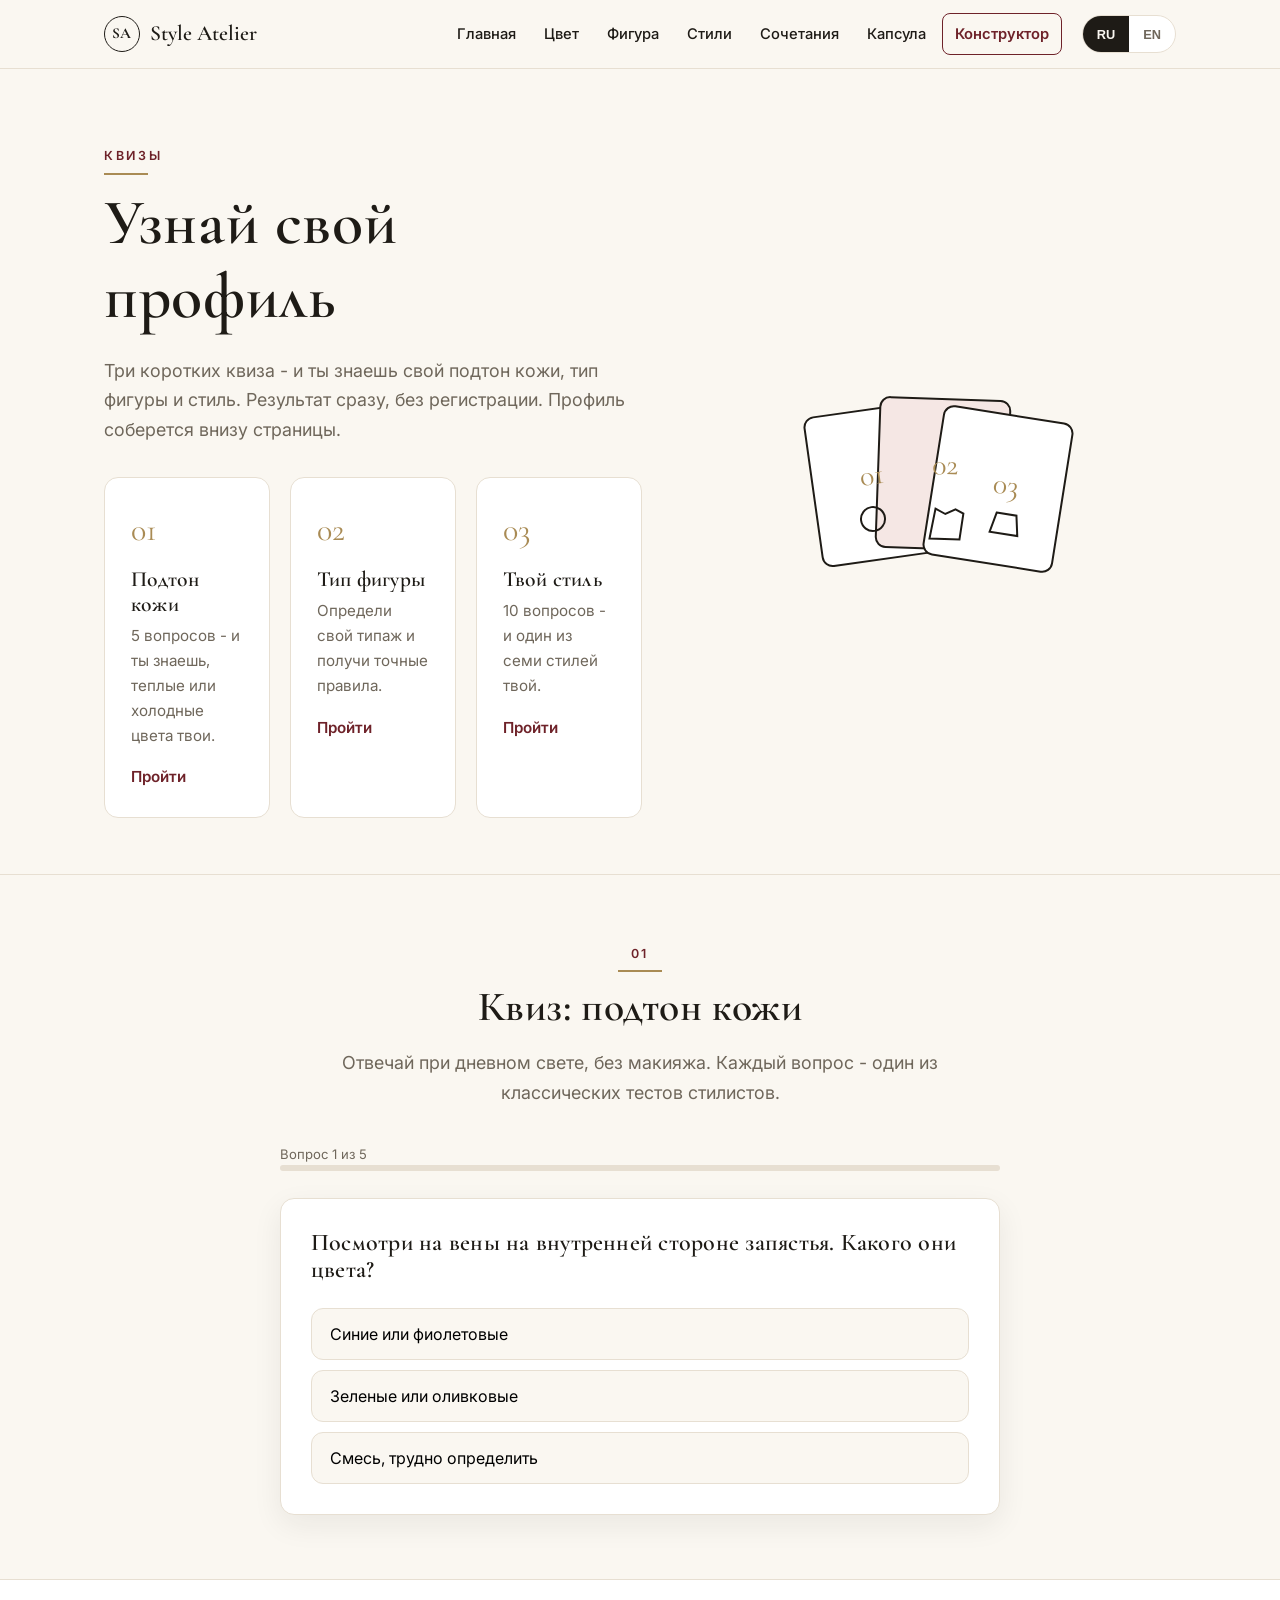
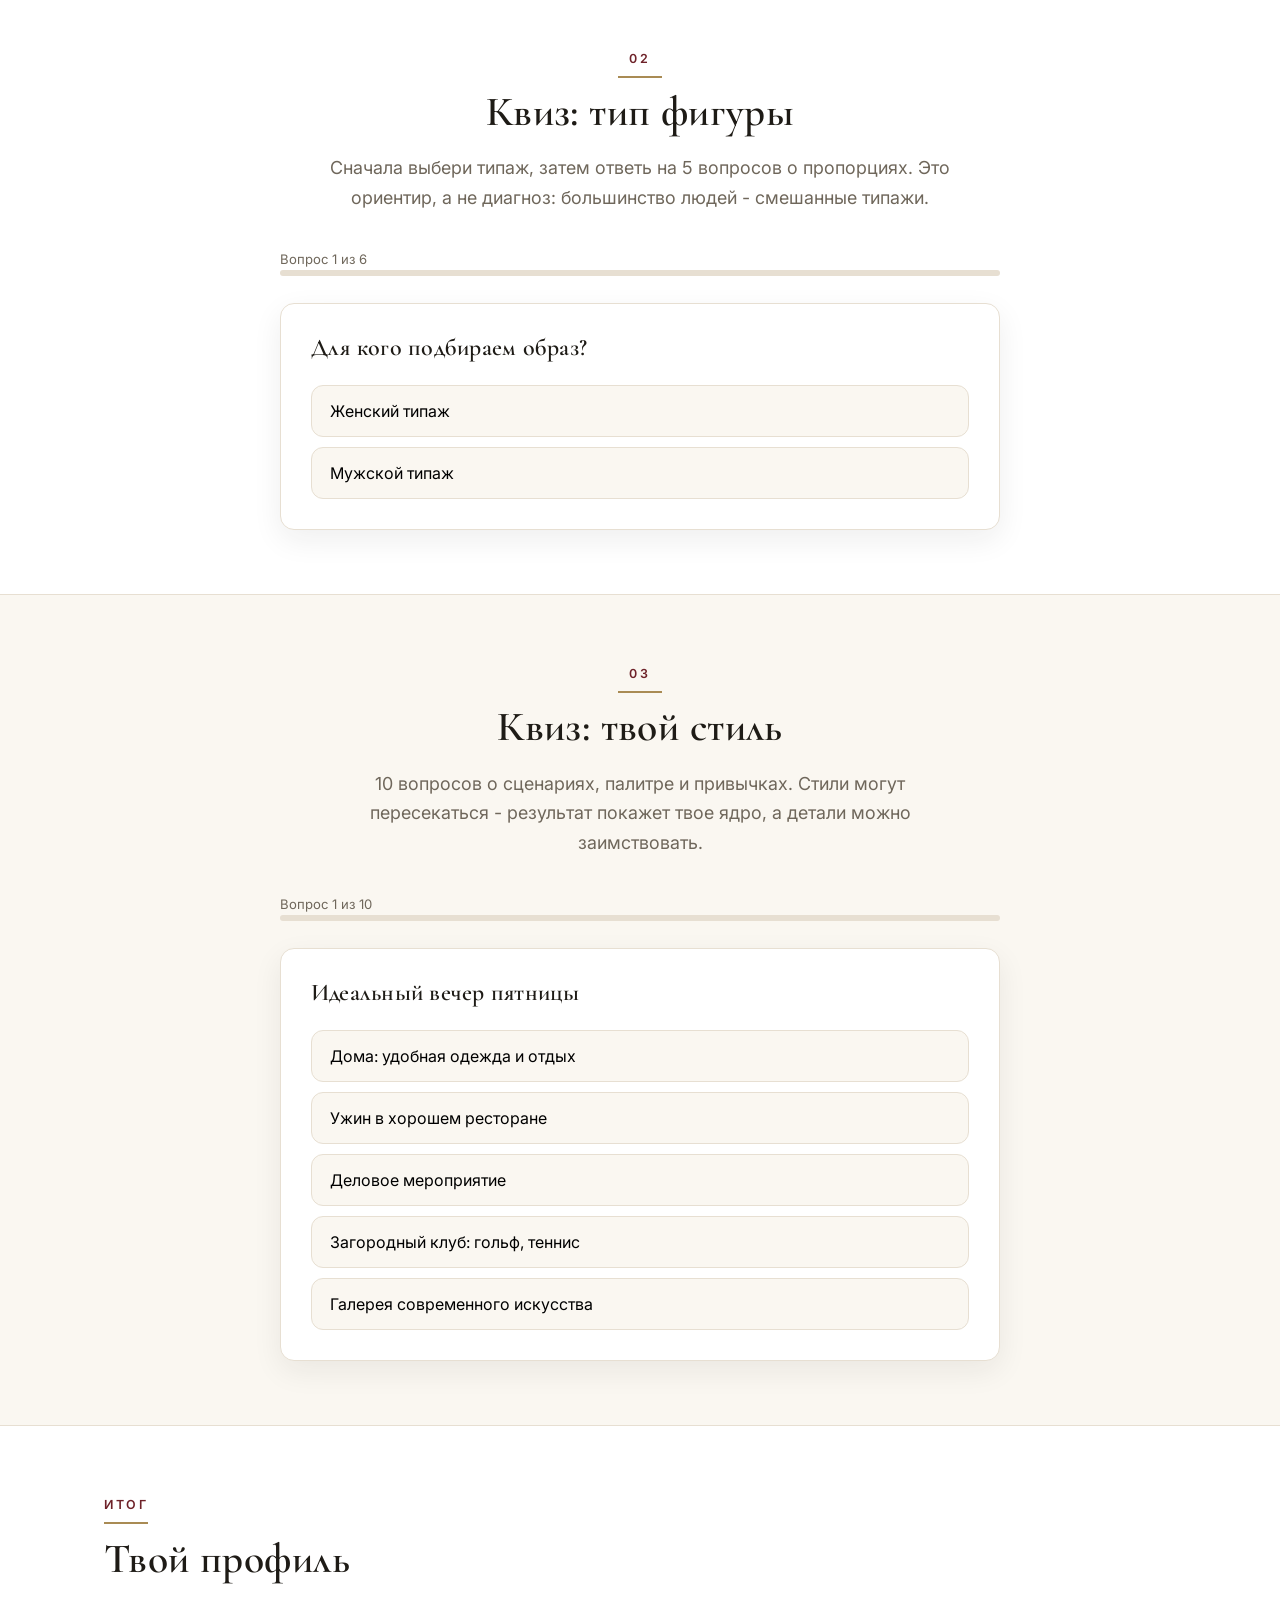
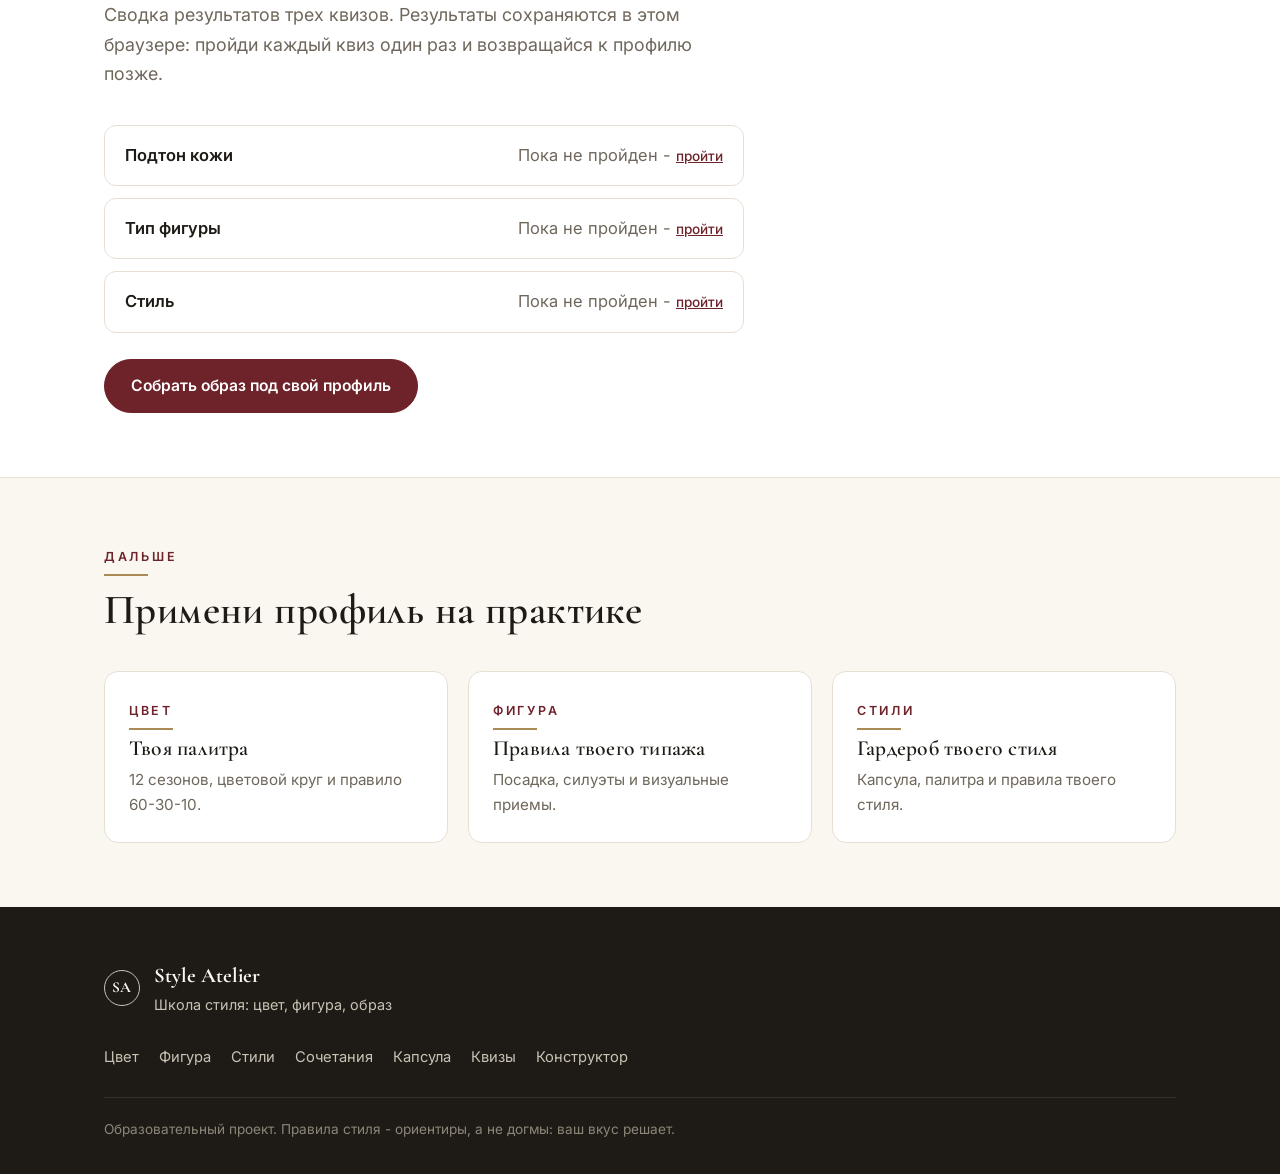
<file: quiz.html>
<!DOCTYPE html>
<html lang="ru">
<head>
<meta charset="UTF-8">
<meta name="viewport" content="width=device-width, initial-scale=1.0">
<title data-i18n="meta.title">Style Atelier - Квизы: узнай свой профиль</title>
<meta name="description" data-i18n-content="meta.desc" content="Три квиза школы стиля: подтон кожи, тип фигуры и твой стиль. Результат сразу, без регистрации. Style Atelier.">
<meta property="og:type" content="website">
<meta property="og:title" data-i18n-content="meta.title" content="Style Atelier - Квизы: узнай свой профиль">
<meta property="og:description" data-i18n-content="meta.desc" content="Три квиза школы стиля: подтон кожи, тип фигуры и твой стиль. Результат сразу, без регистрации. Style Atelier.">
<meta name="theme-color" content="#FAF7F1">
<link rel="preconnect" href="https://fonts.googleapis.com">
<link rel="preconnect" href="https://fonts.gstatic.com" crossorigin>
<link href="https://fonts.googleapis.com/css2?family=Cormorant+Garamond:ital,wght@0,400;0,500;0,600;0,700;1,400&family=Inter:wght@400;500;600&display=swap" rel="stylesheet">
<link rel="stylesheet" href="css/style.css">
<style>
main.page-quiz .quiz-cards{display:grid;grid-template-columns:repeat(3,1fr);gap:20px;margin-top:2em}
main.page-quiz .quiz-card{display:block;text-decoration:none;color:var(--ink);background:var(--paper);border:1px solid var(--line);border-radius:var(--radius);padding:26px;transition:transform .15s ease,box-shadow .15s ease}
main.page-quiz .quiz-card:hover{transform:translateY(-3px);box-shadow:0 14px 34px rgba(30,27,22,.1)}
main.page-quiz .quiz-num{font-family:var(--serif);font-size:2rem;color:var(--gold);display:block;margin-bottom:.3em}
main.page-quiz .quiz-card h3{margin-bottom:.3em}
main.page-quiz .quiz-card p{color:var(--muted);font-size:.95rem;margin-bottom:1em}
main.page-quiz .quiz-link{font-weight:600;color:var(--accent-ink);font-size:.95rem}
main.page-quiz .quiz-meta{font-size:.82rem;color:var(--muted);margin-top:1.2em}
main.page-quiz .quiz-result .btn{margin:.4em .3em 0}
main.page-quiz .quiz-result .res-link{display:block;margin-top:1.2em}
main.page-quiz .prof-rows{display:grid;gap:12px;max-width:640px;margin:1.6em 0}
main.page-quiz .prof-row{display:flex;align-items:center;justify-content:space-between;gap:16px;background:var(--paper);border:1px solid var(--line);border-radius:12px;padding:16px 20px}
main.page-quiz .prof-row .k{font-weight:600}
main.page-quiz .prof-row .v{color:var(--accent-ink);font-weight:600;text-align:right}
main.page-quiz .prof-row .v.empty{color:var(--muted);font-weight:400}
main.page-quiz .prof-row .v a{font-size:.85rem;font-weight:500}
@media(max-width:900px){ main.page-quiz .quiz-cards{grid-template-columns:1fr} }
</style>
</head>
<body>
<a class="skip-link" href="#main" data-i18n="a11y.skip">Перейти к содержимому</a>
<header class="site-header">
  <div class="wrap header-inner">
    <a class="brand" href="index.html"><span class="brand-mark">SA</span><span class="brand-name">Style Atelier</span></a>
    <nav class="main-nav" id="mainNav" data-i18n-aria="a11y.nav" aria-label="Основная навигация">
      <a href="index.html" data-i18n="nav.home">Главная</a>
      <a href="colors.html" data-i18n="nav.colors">Цвет</a>
      <a href="figure.html" data-i18n="nav.figure">Фигура</a>
      <a href="styles.html" data-i18n="nav.styles">Стили</a>
      <a href="combinations.html" data-i18n="nav.combo">Сочетания</a>
      <a href="capsule.html" data-i18n="nav.capsule">Капсула</a>
      <a href="builder.html" data-i18n="nav.builder" class="nav-cta">Конструктор</a>
    </nav>
    <div class="header-actions">
      <div class="lang-switch" role="group" data-i18n-aria="a11y.langLabel" aria-label="Выбор языка">
        <button data-lang="ru" class="active">RU</button><button data-lang="en">EN</button>
      </div>
      <button class="nav-toggle" id="navToggle" data-i18n-aria="a11y.menu" aria-label="Меню"><span></span><span></span><span></span></button>
    </div>
  </div>
</header>
<main id="main" tabindex="-1" class="page-quiz">

<section class="hero">
  <div class="wrap hero-inner">
    <div>
      <span class="eyebrow" data-i18n="hero.eyebrow">Квизы</span>
      <h1 data-i18n="hero.title">Узнай свой профиль</h1>
      <p class="lede" data-i18n="hero.lede">Три коротких квиза - и ты знаешь свой подтон кожи, тип фигуры и стиль. Результат сразу, без регистрации. Профиль соберется внизу страницы.</p>
      <div class="quiz-cards">
        <a class="quiz-card" href="#quiz1">
          <span class="quiz-num">01</span>
          <h3 data-i18n="qc1t">Подтон кожи</h3>
          <p data-i18n="qc1d">5 вопросов - и ты знаешь, теплые или холодные цвета твои.</p>
          <span class="quiz-link" data-i18n="qc.btn">Пройти</span>
        </a>
        <a class="quiz-card" href="#quiz2">
          <span class="quiz-num">02</span>
          <h3 data-i18n="qc2t">Тип фигуры</h3>
          <p data-i18n="qc2d">Определи свой типаж и получи точные правила.</p>
          <span class="quiz-link" data-i18n="qc.btn">Пройти</span>
        </a>
        <a class="quiz-card" href="#quiz3">
          <span class="quiz-num">03</span>
          <h3 data-i18n="qc3t">Твой стиль</h3>
          <p data-i18n="qc3d">10 вопросов - и один из семи стилей твой.</p>
          <span class="quiz-link" data-i18n="qc.btn">Пройти</span>
        </a>
      </div>
    </div>
    <div class="hero-art">
      <svg viewBox="0 0 320 220" role="img" aria-labelledby="quizArtT" style="width:100%;max-width:320px">
        <title id="quizArtT" data-i18n="hero.art">Иллюстрация: три карточки квизов</title>
        <g stroke="#1E1B16" stroke-width="2">
          <rect x="40" y="40" width="130" height="150" rx="10" fill="#FFFFFF" transform="rotate(-8 105 115)"/>
          <rect x="105" y="30" width="130" height="150" rx="10" fill="#F5E7E4" transform="rotate(2 170 105)"/>
          <rect x="160" y="45" width="130" height="150" rx="10" fill="#FFFFFF" transform="rotate(9 225 120)"/>
        </g>
        <g font-family="Cormorant Garamond, Georgia, serif" font-size="30" fill="#A98B54" text-anchor="middle">
          <text x="100" y="115" transform="rotate(-8 100 115)">01</text>
          <text x="172" y="105" transform="rotate(2 172 105)">02</text>
          <text x="232" y="125" transform="rotate(9 232 125)">03</text>
        </g>
        <g stroke="#1E1B16" stroke-width="2" fill="none">
          <circle cx="100" cy="150" r="12" transform="rotate(-8 100 150)"/>
          <path d="M162 140l10 5 10-5 8 4-3 26h-30z" transform="rotate(2 172 155)"/>
          <path d="M222 145h20l4 20h-28z" transform="rotate(9 232 155)"/>
        </g>
      </svg>
    </div>
  </div>
</section>

<section class="section" id="quiz1">
  <div class="wrap">
    <div class="section-head" style="text-align:center;margin-left:auto;margin-right:auto">
      <span class="eyebrow">01</span>
      <h2 data-i18n="q1.title">Квиз: подтон кожи</h2>
      <p class="lede" style="margin:0 auto" data-i18n="q1.lede">Отвечай при дневном свете, без макияжа. Каждый вопрос - один из классических тестов стилистов.</p>
    </div>
    <div class="quiz" id="qz1"></div>
  </div>
</section>

<section class="section alt" id="quiz2">
  <div class="wrap">
    <div class="section-head" style="text-align:center;margin-left:auto;margin-right:auto">
      <span class="eyebrow">02</span>
      <h2 data-i18n="q2.title">Квиз: тип фигуры</h2>
      <p class="lede" style="margin:0 auto" data-i18n="q2.lede">Сначала выбери типаж, затем ответь на 5 вопросов о пропорциях. Это ориентир, а не диагноз: большинство людей - смешанные типажи.</p>
    </div>
    <div class="quiz" id="qz2"></div>
  </div>
</section>

<section class="section" id="quiz3">
  <div class="wrap">
    <div class="section-head" style="text-align:center;margin-left:auto;margin-right:auto">
      <span class="eyebrow">03</span>
      <h2 data-i18n="q3.title">Квиз: твой стиль</h2>
      <p class="lede" style="margin:0 auto" data-i18n="q3.lede">10 вопросов о сценариях, палитре и привычках. Стили могут пересекаться - результат покажет твое ядро, а детали можно заимствовать.</p>
    </div>
    <div class="quiz" id="qz3"></div>
  </div>
</section>

<section class="section alt" id="profile">
  <div class="wrap">
    <div class="section-head">
      <span class="eyebrow" data-i18n="prof.eyebrow">Итог</span>
      <h2 data-i18n="prof.title">Твой профиль</h2>
      <p class="lede" data-i18n="prof.lede">Сводка результатов трех квизов. Результаты сохраняются в этом браузере: пройди каждый квиз один раз и возвращайся к профилю позже.</p>
    </div>
    <div class="prof-rows" id="profRows"></div>
    <div class="hero-cta">
      <a class="btn btn-primary" href="builder.html" data-i18n="prof.btn">Собрать образ под свой профиль</a>
    </div>
  </div>
</section>

<section class="section">
  <div class="wrap">
    <div class="section-head">
      <span class="eyebrow" data-i18n="next.eyebrow">Дальше</span>
      <h2 data-i18n="next.title">Примени профиль на практике</h2>
    </div>
    <div class="next-steps">
      <a class="next-card" href="colors.html">
        <span class="eyebrow" data-i18n="n1e">Цвет</span>
        <h3 data-i18n="n1t">Твоя палитра</h3>
        <p data-i18n="n1d">12 сезонов, цветовой круг и правило 60-30-10.</p>
      </a>
      <a class="next-card" href="figure.html">
        <span class="eyebrow" data-i18n="n2e">Фигура</span>
        <h3 data-i18n="n2t">Правила твоего типажа</h3>
        <p data-i18n="n2d">Посадка, силуэты и визуальные приемы.</p>
      </a>
      <a class="next-card" href="styles.html">
        <span class="eyebrow" data-i18n="n3e">Стили</span>
        <h3 data-i18n="n3t">Гардероб твоего стиля</h3>
        <p data-i18n="n3d">Капсула, палитра и правила твоего стиля.</p>
      </a>
    </div>
  </div>
</section>

</main>
<footer class="site-footer">
  <div class="wrap footer-inner">
    <div class="footer-brand"><span class="brand-mark">SA</span><div><strong>Style Atelier</strong><p data-i18n="footer.tag">Школа стиля: цвет, фигура, образ</p></div></div>
    <nav class="footer-nav" data-i18n-aria="a11y.navFooter" aria-label="Дополнительная навигация">
      <a href="colors.html" data-i18n="nav.colors">Цвет</a>
      <a href="figure.html" data-i18n="nav.figure">Фигура</a>
      <a href="styles.html" data-i18n="nav.styles">Стили</a>
      <a href="combinations.html" data-i18n="nav.combo">Сочетания</a>
      <a href="capsule.html" data-i18n="nav.capsule">Капсула</a>
      <a href="quiz.html" data-i18n="nav.quiz" class="active">Квизы</a>
      <a href="builder.html" data-i18n="nav.builder">Конструктор</a>
    </nav>
    <p class="footer-note" data-i18n="footer.note">Образовательный проект. Правила стиля - ориентиры, а не догмы: ваш вкус решает.</p>
  </div>
</footer>

<script>
window.LANG = {
ru: {
  "a11y.skip": "Перейти к содержимому", "a11y.nav": "Основная навигация", "a11y.navFooter": "Дополнительная навигация",
  "a11y.langLabel": "Выбор языка", "a11y.menu": "Меню",
  "meta.title": "Style Atelier - Квизы: узнай свой профиль",
  "meta.desc": "Три квиза школы стиля: подтон кожи, тип фигуры и твой стиль. Результат сразу, без регистрации. Style Atelier.",
  "nav.home": "Главная", "nav.colors": "Цвет", "nav.figure": "Фигура", "nav.styles": "Стили",
  "nav.combo": "Сочетания", "nav.capsule": "Капсула", "nav.quiz": "Квизы", "nav.builder": "Конструктор",
  "footer.tag": "Школа стиля: цвет, фигура, образ",
  "footer.note": "Образовательный проект. Правила стиля - ориентиры, а не догмы: ваш вкус решает.",
  "hero.eyebrow": "Квизы",
  "hero.title": "Узнай свой профиль",
  "hero.lede": "Три коротких квиза - и ты знаешь свой подтон кожи, тип фигуры и стиль. Результат сразу, без регистрации. Профиль соберется внизу страницы.",
  "hero.art": "Иллюстрация: три карточки квизов",
  "qc1t": "Подтон кожи", "qc1d": "5 вопросов - и ты знаешь, теплые или холодные цвета твои.",
  "qc2t": "Тип фигуры", "qc2d": "Определи свой типаж и получи точные правила.",
  "qc3t": "Твой стиль", "qc3d": "10 вопросов - и один из семи стилей твой.",
  "qc.btn": "Пройти",
  "q1.title": "Квиз: подтон кожи",
  "q1.lede": "Отвечай при дневном свете, без макияжа. Каждый вопрос - один из классических тестов стилистов.",
  "q1.q1": "Посмотри на вены на внутренней стороне запястья. Какого они цвета?",
  "q1.q1o1": "Синие или фиолетовые", "q1.q1o2": "Зеленые или оливковые", "q1.q1o3": "Смесь, трудно определить",
  "q1.q2": "Какие украшения тебе идут больше?",
  "q1.q2o1": "Серебро и белое золото", "q1.q2o2": "Желтое золото и медь", "q1.q2o3": "И то, и другое одинаково",
  "q1.q3": "Приложи белый лист бумаги к лицу. Кожа рядом с ним выглядит...",
  "q1.q3o1": "Розоватой или голубоватой", "q1.q3o2": "Желтоватой или персиковой", "q1.q3o3": "Без явного оттенка",
  "q1.q4": "Как твоя кожа реагирует на солнце?",
  "q1.q4o1": "Легко сгорает, почти не загорает", "q1.q4o2": "Легко загорает, редко сгорает", "q1.q4o3": "Сначала сгорает, потом загорает",
  "q1.q5": "Какие цвета у лица тебе идут больше?",
  "q1.q5o1": "Изумруд, сапфир, фуксия, холодный розовый", "q1.q5o2": "Горчица, терракота, оливковый, кремовый", "q1.q5o3": "Приглушенные, мягкие тона",
  "q1.r.warm.t": "Теплый подтон",
  "q1.r.warm.d": "Твои цвета - теплые и насыщенные: горчица, терракота, оливковый, кэмел, кремовый, шоколадный. Металлы - желтое золото и медь. Избегай ледяных пастелей и снежно-белого у лица.",
  "q1.r.cool.t": "Холодный подтон",
  "q1.r.cool.d": "Твои цвета - холодные и чистые: изумруд, сапфир, кобальт, фуксия, лаванда, графит, чистый белый. Металлы - серебро и белое золото. Осторожно с оранжевым и теплыми коричневыми у лица.",
  "q1.r.neutral.t": "Нейтральный подтон",
  "q1.r.neutral.d": "Тебе идет широкий диапазон - выбирай смягченные, сбалансированные тона. Металлы можно смешивать. В системе 12 сезонов смотри мягкие подсезоны.",
  "q1.link": "Моя палитра: 12 сезонов",
  "q2.title": "Квиз: тип фигуры",
  "q2.lede": "Сначала выбери типаж, затем ответь на 5 вопросов о пропорциях. Это ориентир, а не диагноз: большинство людей - смешанные типажи.",
  "q2.gq": "Для кого подбираем образ?",
  "q2.go1": "Женский типаж", "q2.go2": "Мужской типаж",
  "q2.fq1": "Сравни ширину плеч и бедер",
  "q2.fq1o1": "Плечи шире бедер", "q2.fq1o2": "Бедра шире плеч", "q2.fq1o3": "Примерно равны",
  "q2.fq2": "Твоя талия",
  "q2.fq2o1": "Выраженная, заметная", "q2.fq2o2": "Слабая, почти прямая", "q2.fq2o3": "Объем сосредоточен в области живота",
  "q2.fq3": "Где больше объема?",
  "q2.fq3o1": "Плечи и бюст", "q2.fq3o2": "Живот и талия", "q2.fq3o3": "Бедра", "q2.fq3o4": "Распределен равномерно",
  "q2.fq4": "Твои ноги",
  "q2.fq4o1": "Стройные", "q2.fq4o2": "Полные в бедрах", "q2.fq4o3": "Пропорциональные",
  "q2.fq5": "Что хочется подчеркнуть?",
  "q2.fq5o1": "Талию", "q2.fq5o2": "Плечи и верх", "q2.fq5o3": "Ноги", "q2.fq5o4": "Создать изгибы",
  "q2.mq1": "Сравни ширину плеч и бедер",
  "q2.mq1o1": "Плечи заметно шире", "q2.mq1o2": "Бедра шире плеч или равны им", "q2.mq1o3": "Примерно равны",
  "q2.mq2": "Твоя талия",
  "q2.mq2o1": "Уже плеч, выражена", "q2.mq2o2": "На одной линии с плечами и бедрами", "q2.mq2o3": "Самая широкая часть корпуса",
  "q2.mq3": "Где больше объема?",
  "q2.mq3o1": "Плечи и грудь", "q2.mq3o2": "Живот", "q2.mq3o3": "Бедра и низ", "q2.mq3o4": "Распределен равномерно",
  "q2.mq4": "Как сидят пиджаки?",
  "q2.mq4o1": "Жмут в плечах, свободны в талии", "q2.mq4o2": "Сидят как влитые", "q2.mq4o3": "Тесны в животе", "q2.mq4o4": "Везде немного велики",
  "q2.mq5": "Что хочется скорректировать?",
  "q2.mq5o1": "Облегчить верх", "q2.mq5o2": "Обозначить талию", "q2.mq5o3": "Добавить объем плечам", "q2.mq5o4": "Вытянуть силуэт", "q2.mq5o5": "Ничего, все пропорционально",
  "q2.r.hourglass.t": "Песочные часы",
  "q2.r.hourglass.d": "Плечи и бедра равны, талия выражена. Подчеркивай талию: приталенные силуэты, запахи, ремни на естественной талии.",
  "q2.r.pear.t": "Груша",
  "q2.r.pear.d": "Бедра шире плеч. Добавляй объем сверху: светлый верх, структурированные плечи, акцентные рукава. Низ - темный и спокойный.",
  "q2.r.apple.t": "Яблоко",
  "q2.r.apple.d": "Объем в области талии, стройные ноги. Создавай вертикаль: V-вырез, удлиненные слои нараспашку, длина до колена.",
  "q2.r.rectangle.t": "Прямоугольник",
  "q2.r.rectangle.d": "Плечи, талия и бедра на одной линии. Создавай изгибы: пеплум, ремни, слои, структурные ткани.",
  "q2.r.invtri.t": "Перевернутый треугольник",
  "q2.r.invtri.d": "Плечи шире бедер. Смягчай верх: темные однотонные топы, V-вырез. Добавляй объем низу: светлые брюки, принты, клеш.",
  "q2.r.trapezoid.t": "Трапеция",
  "q2.r.trapezoid.d": "Атлетичные пропорции. Подчеркивай их: приталенные рубашки, пиджаки по фигуре, классический крой.",
  "q2.r.minvtri.t": "Перевернутый треугольник",
  "q2.r.minvtri.d": "Широкие плечи, узкие бедра. Облегчай верх: мягкие ткани, V-вырез, нейтральные тона. Низ - прямее и свободнее.",
  "q2.r.mrect.t": "Прямоугольник",
  "q2.r.mrect.d": "Плечи, талия и бедра на одной линии. Создавай V-силуэт слоями: пиджак со структурированным плечом, детали сверху.",
  "q2.r.mtri.t": "Треугольник",
  "q2.r.mtri.d": "Бедра шире плеч. Наращивай верх: светлые тона и принты сверху, подплечники. Низ - темный и прямой.",
  "q2.r.moval.t": "Овал",
  "q2.r.moval.d": "Талия - самая широкая часть. Строй вертикаль: монохром, расстегнутые слои, однобортный пиджак, темные тона.",
  "q2.link": "Правила для моего типажа",
  "q3.title": "Квиз: твой стиль",
  "q3.lede": "10 вопросов о сценариях, палитре и привычках. Стили могут пересекаться - результат покажет твое ядро, а детали можно заимствовать.",
  "q3.sq1": "Идеальный вечер пятницы",
  "q3.sq1o1": "Дома: удобная одежда и отдых", "q3.sq1o2": "Ужин в хорошем ресторане", "q3.sq1o3": "Деловое мероприятие",
  "q3.sq1o4": "Загородный клуб: гольф, теннис", "q3.sq1o5": "Галерея современного искусства",
  "q3.sq2": "Твоя палитра",
  "q3.sq2o1": "Яркие цвета и принты", "q3.sq2o2": "Нейтрали с одним акцентом", "q3.sq2o3": "Navy, белый, хаки плюс пастель",
  "q3.sq2o4": "Navy, camel, крем плюс бордо", "q3.sq2o5": "Черный, белый, серый", "q3.sq2o6": "Приглушенные деловые тона",
  "q3.sq3": "Логотипы на одежде",
  "q3.sq3o1": "Люблю видимые бренды", "q3.sq3o2": "Никаких логотипов", "q3.sq3o3": "Только мелкая геральдика",
  "q3.sq3o4": "Все равно, главное - крой", "q3.sq3o5": "Сдержанные, почти незаметные",
  "q3.sq4": "Любимая обувь",
  "q3.sq4o1": "Кроссовки", "q3.sq4o2": "Лоферы", "q3.sq4o3": "Оксфорды или дерби",
  "q3.sq4o4": "Белые кеды из кожи", "q3.sq4o5": "Топсайдеры", "q3.sq4o6": "Броги",
  "q3.sq5": "Дресс-код твоей идеальной работы",
  "q3.sq5o1": "Никакого", "q3.sq5o2": "Smart casual", "q3.sq5o3": "Деловой", "q3.sq5o4": "Классика без срока давности",
  "q3.sq5o5": "Университетский преппи", "q3.sq5o6": "Тихая роскошь", "q3.sq5o7": "Минимализм",
  "q3.sq6": "Фактуры, которые любишь",
  "q3.sq6o1": "Деним и флис", "q3.sq6o2": "Твид и вельвет", "q3.sq6o3": "Кашемир и шелк",
  "q3.sq6o4": "Хлопок и лен", "q3.sq6o5": "Шерсть и габардин",
  "q3.sq7": "Твой главный аксессуар",
  "q3.sq7o1": "Рюкзак", "q3.sq7o2": "Кожаный ремень и часы", "q3.sq7o3": "Портфель",
  "q3.sq7o4": "Жемчуг или тонкая цепочка", "q3.sq7o5": "Ничего лишнего", "q3.sq7o6": "Шелковый шарф",
  "q3.sq8": "Принты",
  "q3.sq8o1": "Любые, чем ярче - тем лучше", "q3.sq8o2": "Тонкая полоска", "q3.sq8o3": "Гингем и аргайл",
  "q3.sq8o4": "Гусиная лапка и елочка", "q3.sq8o5": "Без принтов", "q3.sq8o6": "Сдержанные, едва заметные",
  "q3.sq9": "Посадка",
  "q3.sq9o1": "Свободная, relaxed", "q3.sq9o2": "Аккуратная, структурированная", "q3.sq9o3": "Деловая, четкая",
  "q3.sq9o4": "Спокойная классическая", "q3.sq9o5": "Чистая, слегка oversize",
  "q3.sq10": "Твоя формула стиля",
  "q3.sq10o1": "Удобно", "q3.sq10o2": "Повседневное плюс структура", "q3.sq10o3": "Костюм минус галстук",
  "q3.sq10o4": "Проверенное временем", "q3.sq10o5": "Опрятный спорт-шик", "q3.sq10o6": "Качество вместо логотипа", "q3.sq10o7": "Меньше, но лучше",
  "q3.r.casual.t": "Casual",
  "q3.r.casual.d": "Твой стиль - расслабленная повседневность: деним, джерси, кеды. Главное правило - аккуратность: свободное не значит бесформенное.",
  "q3.r.smart.t": "Smart casual",
  "q3.r.smart.d": "Ты балансируешь между офисом и отдыхом: рубашка Oxford, чиносы, лоферы, блейзер. Каждая вещь выглядит выбранной осознанно.",
  "q3.r.business.t": "Business casual",
  "q3.r.business.d": "Твоя территория - офис: рубашки, брюки, лоферы и оксфорды. Посадка решает все: подгоняй вещи по фигуре.",
  "q3.r.classic.t": "Классика",
  "q3.r.classic.d": "Ты выбираешь вещи вне трендов: белая рубашка, тренч, лоферы, бретонка. Стиль, который уместен всегда и везде.",
  "q3.r.preppy.t": "Preppy",
  "q3.r.preppy.d": "Опрятность и спортивный шик: Oxford, поло, чиносы, топсайдеры, аргайл. Один акцент за раз - и никакого костюмирования.",
  "q3.r.oldmoney.t": "Old money",
  "q3.r.oldmoney.d": "Тихая роскошь: кашемир, navy и camel, лоферы, ноль логотипов. Качество ткани говорит за тебя.",
  "q3.r.minimal.t": "Минимализм",
  "q3.r.minimal.d": "Меньше, но лучше: чистые линии, 2-3 нейтрали, игра фактур. Одежда - фон для тебя, а не наоборот.",
  "q3.link": "Гардероб моего стиля",
  "quiz.progress": "Вопрос {n} из {t}",
  "quiz.retake": "Пройти заново",
  "prof.eyebrow": "Итог",
  "prof.title": "Твой профиль",
  "prof.lede": "Сводка результатов трех квизов. Результаты сохраняются в этом браузере: пройди каждый квиз один раз и возвращайся к профилю позже.",
  "prof.k1": "Подтон кожи", "prof.k2": "Тип фигуры", "prof.k3": "Стиль",
  "prof.empty": "Пока не пройден",
  "prof.go": "пройти",
  "prof.btn": "Собрать образ под свой профиль",
  "next.eyebrow": "Дальше",
  "next.title": "Примени профиль на практике",
  "n1e": "Цвет", "n1t": "Твоя палитра", "n1d": "12 сезонов, цветовой круг и правило 60-30-10.",
  "n2e": "Фигура", "n2t": "Правила твоего типажа", "n2d": "Посадка, силуэты и визуальные приемы.",
  "n3e": "Стили", "n3t": "Гардероб твоего стиля", "n3d": "Капсула, палитра и правила твоего стиля."
},
en: {
  "a11y.skip": "Skip to content", "a11y.nav": "Main navigation", "a11y.navFooter": "Footer navigation",
  "a11y.langLabel": "Language selection", "a11y.menu": "Menu",
  "meta.title": "Style Atelier - Quizzes: discover your profile",
  "meta.desc": "Three quizzes from the school of style: skin undertone, body type and your style. Instant result, no sign-up. Style Atelier.",
  "nav.home": "Home", "nav.colors": "Color", "nav.figure": "Figure", "nav.styles": "Styles",
  "nav.combo": "Combinations", "nav.capsule": "Capsule", "nav.quiz": "Quizzes", "nav.builder": "Builder",
  "footer.tag": "The school of style: color, figure, outfit",
  "footer.note": "An educational project. Style rules are guidelines, not dogma: your taste decides.",
  "hero.eyebrow": "Quizzes",
  "hero.title": "Discover your profile",
  "hero.lede": "Three short quizzes to uncover your skin undertone, body type and style. Instant result, no sign-up. Your profile comes together at the bottom of the page.",
  "hero.art": "Illustration: three quiz cards",
  "qc1t": "Skin undertone", "qc1d": "5 questions to find out whether warm or cool colors suit you.",
  "qc2t": "Body type", "qc2d": "Find your archetype and get precise rules.",
  "qc3t": "Your style", "qc3d": "10 questions - and one of seven styles is yours.",
  "qc.btn": "Take it",
  "q1.title": "Quiz: skin undertone",
  "q1.lede": "Answer in daylight, without makeup. Each question is one of the classic stylist tests.",
  "q1.q1": "Look at the veins on the inside of your wrist. What color are they?",
  "q1.q1o1": "Blue or purple", "q1.q1o2": "Green or olive", "q1.q1o3": "A mix, hard to tell",
  "q1.q2": "Which jewelry suits you more?",
  "q1.q2o1": "Silver and white gold", "q1.q2o2": "Yellow gold and copper", "q1.q2o3": "Both equally",
  "q1.q3": "Hold a white sheet of paper next to your face. Your skin next to it looks...",
  "q1.q3o1": "Pinkish or bluish", "q1.q3o2": "Yellowish or peachy", "q1.q3o3": "With no obvious tint",
  "q1.q4": "How does your skin react to the sun?",
  "q1.q4o1": "Burns easily, barely tans", "q1.q4o2": "Tans easily, rarely burns", "q1.q4o3": "Burns first, then tans",
  "q1.q5": "Which colors flatter your face most?",
  "q1.q5o1": "Emerald, sapphire, fuchsia, cool pink", "q1.q5o2": "Mustard, terracotta, olive, cream", "q1.q5o3": "Soft, muted tones",
  "q1.r.warm.t": "Warm undertone",
  "q1.r.warm.d": "Your colors are warm and rich: mustard, terracotta, olive, camel, cream, chocolate. Your metals are yellow gold and copper. Go easy on icy pastels and snow-white near your face.",
  "q1.r.cool.t": "Cool undertone",
  "q1.r.cool.d": "Your colors are cool and clear: emerald, sapphire, cobalt, fuchsia, lavender, graphite, pure white. Your metals are silver and white gold. Be careful with orange and warm browns near your face.",
  "q1.r.neutral.t": "Neutral undertone",
  "q1.r.neutral.d": "A wide range suits you - lean toward softened, balanced tones. You can mix metals freely. In the 12-season system, explore the soft sub-seasons.",
  "q1.link": "My palette: 12 seasons",
  "q2.title": "Quiz: body type",
  "q2.lede": "Pick your branch first, then answer 5 questions about proportions. This is a guide, not a verdict: most people are a mix of types.",
  "q2.gq": "Who are we styling?",
  "q2.go1": "Female archetypes", "q2.go2": "Male archetypes",
  "q2.fq1": "Compare your shoulder and hip width",
  "q2.fq1o1": "Shoulders wider than hips", "q2.fq1o2": "Hips wider than shoulders", "q2.fq1o3": "About equal",
  "q2.fq2": "Your waist",
  "q2.fq2o1": "Defined and noticeable", "q2.fq2o2": "Softly defined, almost straight", "q2.fq2o3": "Volume sits around the tummy",
  "q2.fq3": "Where is most of the volume?",
  "q2.fq3o1": "Shoulders and bust", "q2.fq3o2": "Tummy and waist", "q2.fq3o3": "Hips", "q2.fq3o4": "Evenly distributed",
  "q2.fq4": "Your legs",
  "q2.fq4o1": "Slim", "q2.fq4o2": "Fuller at the hips", "q2.fq4o3": "Proportioned",
  "q2.fq5": "What would you like to highlight?",
  "q2.fq5o1": "The waist", "q2.fq5o2": "Shoulders and upper body", "q2.fq5o3": "The legs", "q2.fq5o4": "Creating curves",
  "q2.mq1": "Compare your shoulder and hip width",
  "q2.mq1o1": "Shoulders clearly wider", "q2.mq1o2": "Hips wider than or equal to shoulders", "q2.mq1o3": "About equal",
  "q2.mq2": "Your waist",
  "q2.mq2o1": "Narrower than shoulders, defined", "q2.mq2o2": "In line with shoulders and hips", "q2.mq2o3": "The widest part of the torso",
  "q2.mq3": "Where is most of the volume?",
  "q2.mq3o1": "Shoulders and chest", "q2.mq3o2": "The stomach", "q2.mq3o3": "Hips and lower body", "q2.mq3o4": "Evenly distributed",
  "q2.mq4": "How do jackets fit you?",
  "q2.mq4o1": "Tight at the shoulders, loose at the waist", "q2.mq4o2": "Fit like they were made for me", "q2.mq4o3": "Tight around the stomach", "q2.mq4o4": "A bit roomy everywhere",
  "q2.mq5": "What would you like to balance?",
  "q2.mq5o1": "Lighten the upper body", "q2.mq5o2": "Define the waist", "q2.mq5o3": "Add volume to the shoulders", "q2.mq5o4": "Elongate the silhouette", "q2.mq5o5": "Nothing, everything is proportioned",
  "q2.r.hourglass.t": "Hourglass",
  "q2.r.hourglass.d": "Shoulders and hips match, waist is defined. Celebrate the waist: fitted silhouettes, wrap styles, belts at the natural waistline.",
  "q2.r.pear.t": "Pear",
  "q2.r.pear.d": "Hips wider than shoulders. Add volume up top: lighter tops, structured shoulders, statement sleeves. Keep the bottom dark and calm.",
  "q2.r.apple.t": "Apple",
  "q2.r.apple.d": "Volume around the waist, slim legs. Build vertical lines: V-necks, long open layers, knee-length hems.",
  "q2.r.rectangle.t": "Rectangle",
  "q2.r.rectangle.d": "Shoulders, waist and hips in one line. Create curves: peplum, belts, layering, structured fabrics.",
  "q2.r.invtri.t": "Inverted triangle",
  "q2.r.invtri.d": "Shoulders wider than hips. Soften the top: dark solid tops, V-necks. Add volume below: light trousers, prints, flare.",
  "q2.r.trapezoid.t": "Trapezoid",
  "q2.r.trapezoid.d": "Athletic, balanced proportions. Show them off: fitted shirts, tailored jackets, classic cuts.",
  "q2.r.minvtri.t": "Inverted triangle",
  "q2.r.minvtri.d": "Broad shoulders, narrow hips. Lighten the top: soft fabrics, V-necks, neutral tones. Keep the bottom straighter and roomier.",
  "q2.r.mrect.t": "Rectangle",
  "q2.r.mrect.d": "Shoulders, waist and hips in one line. Build a V-silhouette with layers: a structured-shoulder jacket, details up top.",
  "q2.r.mtri.t": "Triangle",
  "q2.r.mtri.d": "Hips wider than shoulders. Build the top: light tones and prints above, shoulder padding. Keep the bottom dark and straight.",
  "q2.r.moval.t": "Oval",
  "q2.r.moval.d": "The waist is the widest part. Build a long vertical line: monochrome, open layers, a single-breasted jacket, dark tones.",
  "q2.link": "Rules for my body type",
  "q3.title": "Quiz: your style",
  "q3.lede": "10 questions about scenarios, palettes and habits. Styles can overlap - your result shows your core, and you can borrow details from the rest.",
  "q3.sq1": "Your ideal Friday evening",
  "q3.sq1o1": "At home: comfy clothes and rest", "q3.sq1o2": "Dinner at a good restaurant", "q3.sq1o3": "A business event",
  "q3.sq1o4": "A country club: golf, tennis", "q3.sq1o5": "A contemporary art gallery",
  "q3.sq2": "Your palette",
  "q3.sq2o1": "Bright colors and prints", "q3.sq2o2": "Neutrals with one accent", "q3.sq2o3": "Navy, white, khaki plus pastels",
  "q3.sq2o4": "Navy, camel, cream plus bordeaux", "q3.sq2o5": "Black, white, gray", "q3.sq2o6": "Muted business tones",
  "q3.sq3": "Logos on clothing",
  "q3.sq3o1": "I like visible brands", "q3.sq3o2": "No logos at all", "q3.sq3o3": "Only small heraldry",
  "q3.sq3o4": "Does not matter, cut is what counts", "q3.sq3o5": "Understated, barely visible",
  "q3.sq4": "Your favorite shoes",
  "q3.sq4o1": "Sneakers", "q3.sq4o2": "Loafers", "q3.sq4o3": "Oxfords or derbies",
  "q3.sq4o4": "White leather sneakers", "q3.sq4o5": "Boat shoes", "q3.sq4o6": "Brogues",
  "q3.sq5": "The dress code of your dream job",
  "q3.sq5o1": "None at all", "q3.sq5o2": "Smart casual", "q3.sq5o3": "Business", "q3.sq5o4": "Timeless classics",
  "q3.sq5o5": "Ivy preppy", "q3.sq5o6": "Quiet luxury", "q3.sq5o7": "Minimalism",
  "q3.sq6": "Textures you love",
  "q3.sq6o1": "Denim and fleece", "q3.sq6o2": "Tweed and velvet", "q3.sq6o3": "Cashmere and silk",
  "q3.sq6o4": "Cotton and linen", "q3.sq6o5": "Wool and gabardine",
  "q3.sq7": "Your signature accessory",
  "q3.sq7o1": "A backpack", "q3.sq7o2": "A leather belt and watch", "q3.sq7o3": "A briefcase",
  "q3.sq7o4": "Pearls or a delicate chain", "q3.sq7o5": "Nothing extra", "q3.sq7o6": "A silk scarf",
  "q3.sq8": "Prints",
  "q3.sq8o1": "Any, the bolder the better", "q3.sq8o2": "Fine stripes", "q3.sq8o3": "Gingham and argyle",
  "q3.sq8o4": "Houndstooth and herringbone", "q3.sq8o5": "No prints", "q3.sq8o6": "Understated, barely there",
  "q3.sq9": "Fit",
  "q3.sq9o1": "Relaxed and roomy", "q3.sq9o2": "Neat and structured", "q3.sq9o3": "Sharp and businesslike",
  "q3.sq9o4": "Calm and classic", "q3.sq9o5": "Clean, slightly oversized",
  "q3.sq10": "Your style formula",
  "q3.sq10o1": "Comfort first", "q3.sq10o2": "Everyday plus structure", "q3.sq10o3": "A suit minus the tie",
  "q3.sq10o4": "Time-tested", "q3.sq10o5": "Neat sporty chic", "q3.sq10o6": "Quality over logos", "q3.sq10o7": "Less, but better",
  "q3.r.casual.t": "Casual",
  "q3.r.casual.d": "Your style is relaxed everyday dressing: denim, jersey, sneakers. The golden rule is tidiness: relaxed never means shapeless.",
  "q3.r.smart.t": "Smart casual",
  "q3.r.smart.d": "You balance office and leisure: an Oxford shirt, chinos, loafers, a blazer. Every piece looks deliberately chosen.",
  "q3.r.business.t": "Business casual",
  "q3.r.business.d": "Your territory is the office: shirts, trousers, loafers and Oxfords. Fit is everything: tailor your pieces.",
  "q3.r.classic.t": "Classic",
  "q3.r.classic.d": "You choose pieces beyond trends: a white shirt, a trench, loafers, a Breton top. A style that always fits, everywhere.",
  "q3.r.preppy.t": "Preppy",
  "q3.r.preppy.d": "Neatness and sporty chic: Oxfords, polos, chinos, boat shoes, argyle. One accent at a time - never a costume.",
  "q3.r.oldmoney.t": "Old money",
  "q3.r.oldmoney.d": "Quiet luxury: cashmere, navy and camel, loafers, zero logos. The fabric quality speaks for you.",
  "q3.r.minimal.t": "Minimalism",
  "q3.r.minimal.d": "Less, but better: clean lines, 2-3 neutrals, a play of textures. Clothes are your backdrop, not the other way round.",
  "q3.link": "Wardrobe for my style",
  "quiz.progress": "Question {n} of {t}",
  "quiz.retake": "Retake the quiz",
  "prof.eyebrow": "Summary",
  "prof.title": "Your profile",
  "prof.lede": "A summary of your three quiz results. Saved in this browser: take each quiz once, then come back to your profile anytime.",
  "prof.k1": "Skin undertone", "prof.k2": "Body type", "prof.k3": "Style",
  "prof.empty": "Not taken yet",
  "prof.go": "take it",
  "prof.btn": "Build an outfit for my profile",
  "next.eyebrow": "Next",
  "next.title": "Put your profile to work",
  "n1e": "Color", "n1t": "Your palette", "n1d": "12 seasons, the color wheel and the 60-30-10 rule.",
  "n2e": "Figure", "n2t": "Rules for your type", "n2d": "Fit, silhouettes and visual techniques.",
  "n3e": "Styles", "n3t": "Wardrobe for your style", "n3d": "The capsule, palette and rules of your style."
}
};
</script>
<script src="js/common.js"></script>

<script>
(function(){
"use strict";

// Quiz results: saved in this browser, restored on the next visit
var PROFILE_KEY = "sa-quiz-profile";
var PROFILE = { undertone: null, body: null, style: null };
function profileSave(){
  try{
    var data = {};
    ["undertone", "body", "style"].forEach(function(k){
      data[k] = PROFILE[k] ? PROFILE[k].result : null;
    });
    localStorage.setItem(PROFILE_KEY, JSON.stringify(data));
  }catch(e){}
}
function profileLoad(){
  try{
    var raw = localStorage.getItem(PROFILE_KEY);
    if(!raw) return null;
    var data = JSON.parse(raw);
    return (data && typeof data === "object") ? data : null;
  }catch(e){ return null; }
}

var QUIZZES = [
  {
    root: "qz1", profileKey: "undertone", resPrefix: "q1.r",
    link: { href: "colors.html#seasons", key: "q1.link" },
    order: ["warm", "cool", "neutral"],
    questions: [
      { q: "q1.q1", opts: ["q1.q1o1", "q1.q1o2", "q1.q1o3"] },
      { q: "q1.q2", opts: ["q1.q2o1", "q1.q2o2", "q1.q2o3"] },
      { q: "q1.q3", opts: ["q1.q3o1", "q1.q3o2", "q1.q3o3"] },
      { q: "q1.q4", opts: ["q1.q4o1", "q1.q4o2", "q1.q4o3"] },
      { q: "q1.q5", opts: ["q1.q5o1", "q1.q5o2", "q1.q5o3"] }
    ],
    scores: [
      [{cool:2}, {warm:2}, {neutral:2}],
      [{cool:2}, {warm:2}, {neutral:2}],
      [{cool:2}, {warm:2}, {neutral:2}],
      [{cool:2}, {warm:2}, {neutral:2}],
      [{cool:2}, {warm:2}, {neutral:2}]
    ]
  },
  {
    root: "qz2", profileKey: "body", resPrefix: "q2.r",
    link: { href: "figure.html", key: "q2.link" },
    branch: true,
    genderQ: { q: "q2.gq", opts: ["q2.go1", "q2.go2"], branches: ["f", "m"] },
    orderF: ["hourglass", "pear", "apple", "rectangle", "invtri"],
    orderM: ["trapezoid", "minvtri", "mrect", "mtri", "moval"],
    qF: [
      { q: "q2.fq1", opts: ["q2.fq1o1", "q2.fq1o2", "q2.fq1o3"] },
      { q: "q2.fq2", opts: ["q2.fq2o1", "q2.fq2o2", "q2.fq2o3"] },
      { q: "q2.fq3", opts: ["q2.fq3o1", "q2.fq3o2", "q2.fq3o3", "q2.fq3o4"] },
      { q: "q2.fq4", opts: ["q2.fq4o1", "q2.fq4o2", "q2.fq4o3"] },
      { q: "q2.fq5", opts: ["q2.fq5o1", "q2.fq5o2", "q2.fq5o3", "q2.fq5o4"] }
    ],
    scoresF: [
      [{invtri:2}, {pear:2}, {hourglass:1, rectangle:1}],
      [{hourglass:2, pear:1}, {rectangle:2}, {apple:2}],
      [{invtri:2}, {apple:2}, {pear:2}, {hourglass:1, rectangle:1}],
      [{apple:1, hourglass:1}, {pear:1}, {rectangle:1, invtri:1}],
      [{hourglass:2}, {pear:1, invtri:1}, {apple:1}, {rectangle:2}]
    ],
    qM: [
      { q: "q2.mq1", opts: ["q2.mq1o1", "q2.mq1o2", "q2.mq1o3"] },
      { q: "q2.mq2", opts: ["q2.mq2o1", "q2.mq2o2", "q2.mq2o3"] },
      { q: "q2.mq3", opts: ["q2.mq3o1", "q2.mq3o2", "q2.mq3o3", "q2.mq3o4"] },
      { q: "q2.mq4", opts: ["q2.mq4o1", "q2.mq4o2", "q2.mq4o3", "q2.mq4o4"] },
      { q: "q2.mq5", opts: ["q2.mq5o1", "q2.mq5o2", "q2.mq5o3", "q2.mq5o4", "q2.mq5o5"] }
    ],
    scoresM: [
      [{minvtri:2, trapezoid:1}, {mtri:2}, {mrect:1, trapezoid:1}],
      [{trapezoid:2}, {mrect:2}, {moval:2}],
      [{minvtri:2}, {moval:2}, {mtri:2}, {trapezoid:1, mrect:1}],
      [{minvtri:2}, {trapezoid:2}, {moval:2}, {mrect:1, mtri:1}],
      [{minvtri:2}, {mrect:2}, {mtri:2}, {moval:2}, {trapezoid:2}]
    ]
  },
  {
    root: "qz3", profileKey: "style", resPrefix: "q3.r",
    link: { href: "styles.html", key: "q3.link" },
    order: ["casual", "smart", "business", "classic", "preppy", "oldmoney", "minimal"],
    questions: [
      { q: "q3.sq1", opts: ["q3.sq1o1", "q3.sq1o2", "q3.sq1o3", "q3.sq1o4", "q3.sq1o5"] },
      { q: "q3.sq2", opts: ["q3.sq2o1", "q3.sq2o2", "q3.sq2o3", "q3.sq2o4", "q3.sq2o5", "q3.sq2o6"] },
      { q: "q3.sq3", opts: ["q3.sq3o1", "q3.sq3o2", "q3.sq3o3", "q3.sq3o4", "q3.sq3o5"] },
      { q: "q3.sq4", opts: ["q3.sq4o1", "q3.sq4o2", "q3.sq4o3", "q3.sq4o4", "q3.sq4o5", "q3.sq4o6"] },
      { q: "q3.sq5", opts: ["q3.sq5o1", "q3.sq5o2", "q3.sq5o3", "q3.sq5o4", "q3.sq5o5", "q3.sq5o6", "q3.sq5o7"] },
      { q: "q3.sq6", opts: ["q3.sq6o1", "q3.sq6o2", "q3.sq6o3", "q3.sq6o4", "q3.sq6o5"] },
      { q: "q3.sq7", opts: ["q3.sq7o1", "q3.sq7o2", "q3.sq7o3", "q3.sq7o4", "q3.sq7o5", "q3.sq7o6"] },
      { q: "q3.sq8", opts: ["q3.sq8o1", "q3.sq8o2", "q3.sq8o3", "q3.sq8o4", "q3.sq8o5", "q3.sq8o6"] },
      { q: "q3.sq9", opts: ["q3.sq9o1", "q3.sq9o2", "q3.sq9o3", "q3.sq9o4", "q3.sq9o5"] },
      { q: "q3.sq10", opts: ["q3.sq10o1", "q3.sq10o2", "q3.sq10o3", "q3.sq10o4", "q3.sq10o5", "q3.sq10o6", "q3.sq10o7"] }
    ],
    scores: [
      [{casual:2}, {smart:2}, {business:2}, {preppy:2}, {minimal:2}],
      [{casual:2}, {smart:1, minimal:1}, {preppy:2}, {oldmoney:2}, {minimal:2}, {business:2}],
      [{casual:2}, {oldmoney:2, minimal:1}, {preppy:2}, {classic:2}, {smart:1, business:1}],
      [{casual:2}, {smart:2, oldmoney:1}, {business:2}, {minimal:2}, {preppy:2}, {oldmoney:1, classic:1}],
      [{casual:2}, {smart:2}, {business:2}, {classic:2}, {preppy:2}, {oldmoney:2}, {minimal:2}],
      [{casual:2}, {smart:1, oldmoney:1}, {oldmoney:2}, {minimal:1, classic:1}, {business:2}],
      [{casual:2}, {smart:2}, {business:2}, {oldmoney:2, preppy:1}, {minimal:2}, {classic:1, oldmoney:1}],
      [{casual:2}, {classic:2}, {preppy:2}, {oldmoney:2}, {minimal:2}, {smart:1, business:1}],
      [{casual:2}, {smart:2}, {business:2}, {classic:2, oldmoney:1}, {minimal:2}],
      [{casual:2}, {smart:2}, {business:2}, {classic:2}, {preppy:2}, {oldmoney:2}, {minimal:2}]
    ]
  }
];

function makeQuiz(def){
  var root = document.getElementById(def.root);
  var state = { i: 0, scores: {}, branch: null, done: false, result: null };

  function total(){ return def.branch ? 6 : def.questions.length; }
  function qlist(){ return def.branch ? (state.branch === "m" ? def.qM : def.qF) : def.questions; }
  function slist(){ return def.branch ? (state.branch === "m" ? def.scoresM : def.scoresF) : def.scores; }
  function order(){ return def.branch ? (state.branch === "m" ? def.orderM : def.orderF) : def.order; }

  function render(){
    var lang = SA.getLang();
    root.innerHTML = "";
    if(state.done){ renderResult(lang); return; }
    var t = total();
    var meta = document.createElement("div");
    meta.className = "quiz-meta";
    meta.textContent = SA.t("quiz.progress", lang).replace("{n}", state.i + 1).replace("{t}", t);
    var prog = document.createElement("div");
    prog.className = "quiz-progress";
    var bar = document.createElement("i");
    bar.style.width = Math.round(state.i / t * 100) + "%";
    prog.appendChild(bar);
    var qbox = document.createElement("div");
    qbox.className = "quiz-q";
    var h = document.createElement("h3");
    var optsBox = document.createElement("div");
    optsBox.className = "quiz-opts";
    var qkey, optKeys, scArr, isGender;
    if(def.branch && state.i === 0){
      isGender = true;
      qkey = def.genderQ.q;
      optKeys = def.genderQ.opts;
      scArr = null;
    } else {
      isGender = false;
      var qi = def.branch ? state.i - 1 : state.i;
      var qd = qlist()[qi];
      qkey = qd.q;
      optKeys = qd.opts;
      scArr = slist()[qi];
    }
    h.textContent = SA.t(qkey, lang);
    optKeys.forEach(function(ok, oi){
      var b = document.createElement("button");
      b.type = "button";
      b.className = "quiz-opt";
      b.textContent = SA.t(ok, lang);
      b.addEventListener("click", function(){ answer(oi, isGender, scArr); });
      optsBox.appendChild(b);
    });
    qbox.appendChild(h);
    qbox.appendChild(optsBox);
    root.appendChild(meta);
    root.appendChild(prog);
    root.appendChild(qbox);
  }

  function answer(oi, isGender, scArr){
    if(isGender){
      state.branch = def.genderQ.branches[oi];
      state.i = 1;
      render();
      return;
    }
    var pts = scArr[oi] || {};
    Object.keys(pts).forEach(function(k){
      state.scores[k] = (state.scores[k] || 0) + pts[k];
    });
    state.i++;
    if(state.i >= total()){ finish(); }
    else { render(); }
  }

  function finish(){
    var ord = order();
    var best = ord[0], bestScore = -1;
    ord.forEach(function(k){
      var s = state.scores[k] || 0;
      if(s > bestScore){ bestScore = s; best = k; }
    });
    state.done = true;
    state.result = best;
    PROFILE[def.profileKey] = { titleKey: def.resPrefix + "." + best + ".t", result: best };
    profileSave();
    render();
    renderProfile();
  }

  function renderResult(lang){
    var box = document.createElement("div");
    box.className = "quiz-result";
    var h = document.createElement("h3");
    h.textContent = SA.t(def.resPrefix + "." + state.result + ".t", lang);
    var p = document.createElement("p");
    p.textContent = SA.t(def.resPrefix + "." + state.result + ".d", lang);
    box.appendChild(h);
    box.appendChild(p);
    var linkWrap = document.createElement("div");
    linkWrap.className = "res-link";
    var a = document.createElement("a");
    a.className = "btn btn-primary btn-small";
    a.href = def.link.href;
    a.textContent = SA.t(def.link.key, lang);
    linkWrap.appendChild(a);
    box.appendChild(linkWrap);
    var rb = document.createElement("button");
    rb.type = "button";
    rb.className = "btn btn-ghost btn-small";
    rb.textContent = SA.t("quiz.retake", lang);
    rb.addEventListener("click", function(){
      state.i = 0; state.scores = {}; state.branch = null;
      state.done = false; state.result = null;
      PROFILE[def.profileKey] = null;
      profileSave();
      render();
      renderProfile();
    });
    box.appendChild(rb);
    root.appendChild(box);
  }

  return {
    render: render,
    profileKey: def.profileKey,
    restore: function(result){
      var tk = def.resPrefix + "." + result + ".t";
      if(!result || !SA.t(tk, "ru")) return false;
      state.done = true;
      state.result = result;
      PROFILE[def.profileKey] = { titleKey: tk, result: result };
      return true;
    }
  };
}

var runners = QUIZZES.map(makeQuiz);

// Restore quiz results saved during a previous visit
(function(){
  var saved = profileLoad();
  if(!saved) return;
  runners.forEach(function(r){
    var res = saved[r.profileKey];
    if(typeof res === "string" && res) r.restore(res);
  });
})();

function renderProfile(){
  var lang = SA.getLang();
  var wrap = document.getElementById("profRows");
  if(!wrap) return;
  wrap.innerHTML = "";
  var rows = [
    { k: "prof.k1", p: "undertone", anchor: "#quiz1" },
    { k: "prof.k2", p: "body", anchor: "#quiz2" },
    { k: "prof.k3", p: "style", anchor: "#quiz3" }
  ];
  rows.forEach(function(r){
    var div = document.createElement("div");
    div.className = "prof-row";
    var k = document.createElement("span");
    k.className = "k";
    k.textContent = SA.t(r.k, lang);
    var v = document.createElement("span");
    v.className = "v" + (PROFILE[r.p] ? "" : " empty");
    if(PROFILE[r.p]){
      v.textContent = SA.t(PROFILE[r.p].titleKey, lang);
    } else {
      v.innerHTML = SA.esc(SA.t("prof.empty", lang)) + ' - <a href="' + r.anchor + '">' + SA.esc(SA.t("prof.go", lang)) + "</a>";
    }
    div.appendChild(k);
    div.appendChild(v);
    wrap.appendChild(div);
  });
}

function renderAll(){
  runners.forEach(function(r){ r.render(); });
  renderProfile();
}
document.addEventListener("sa:lang", renderAll);
document.addEventListener("DOMContentLoaded", renderAll);
})();
</script>
</body>
</html>
</file>
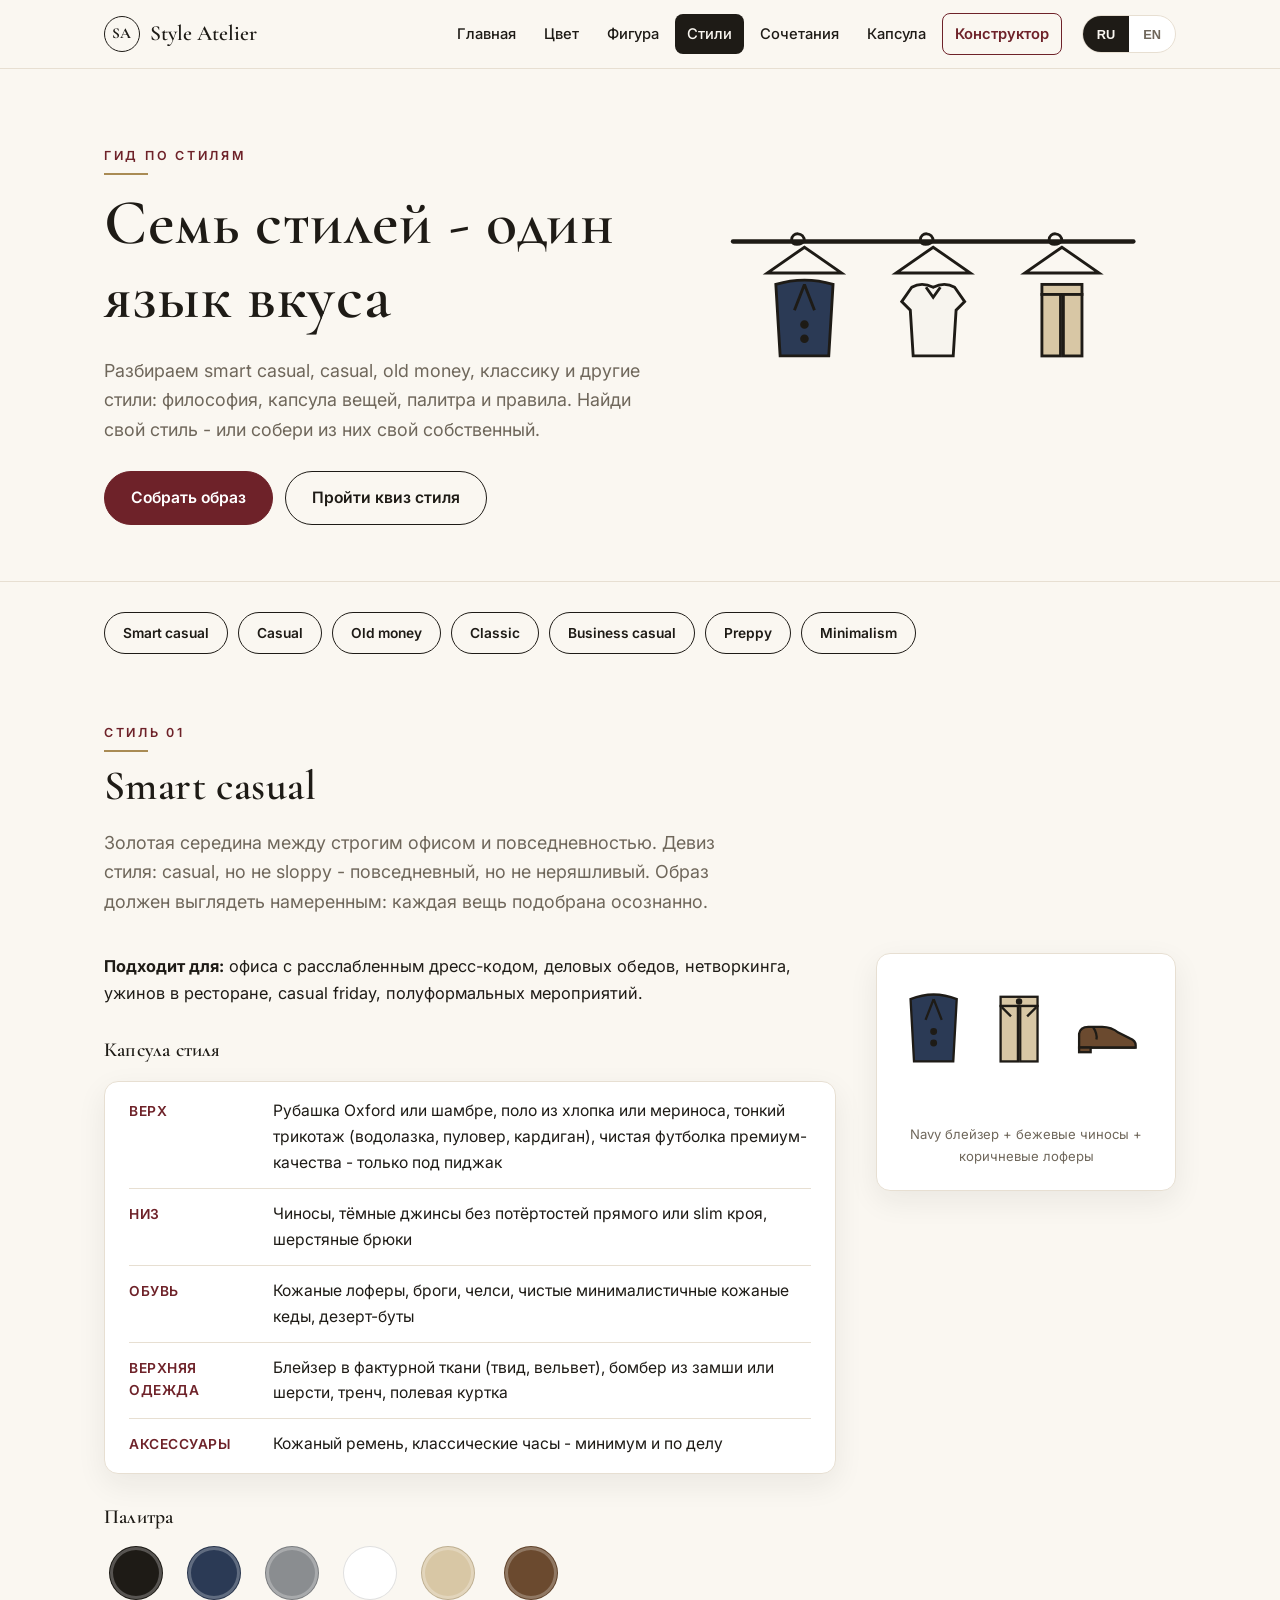
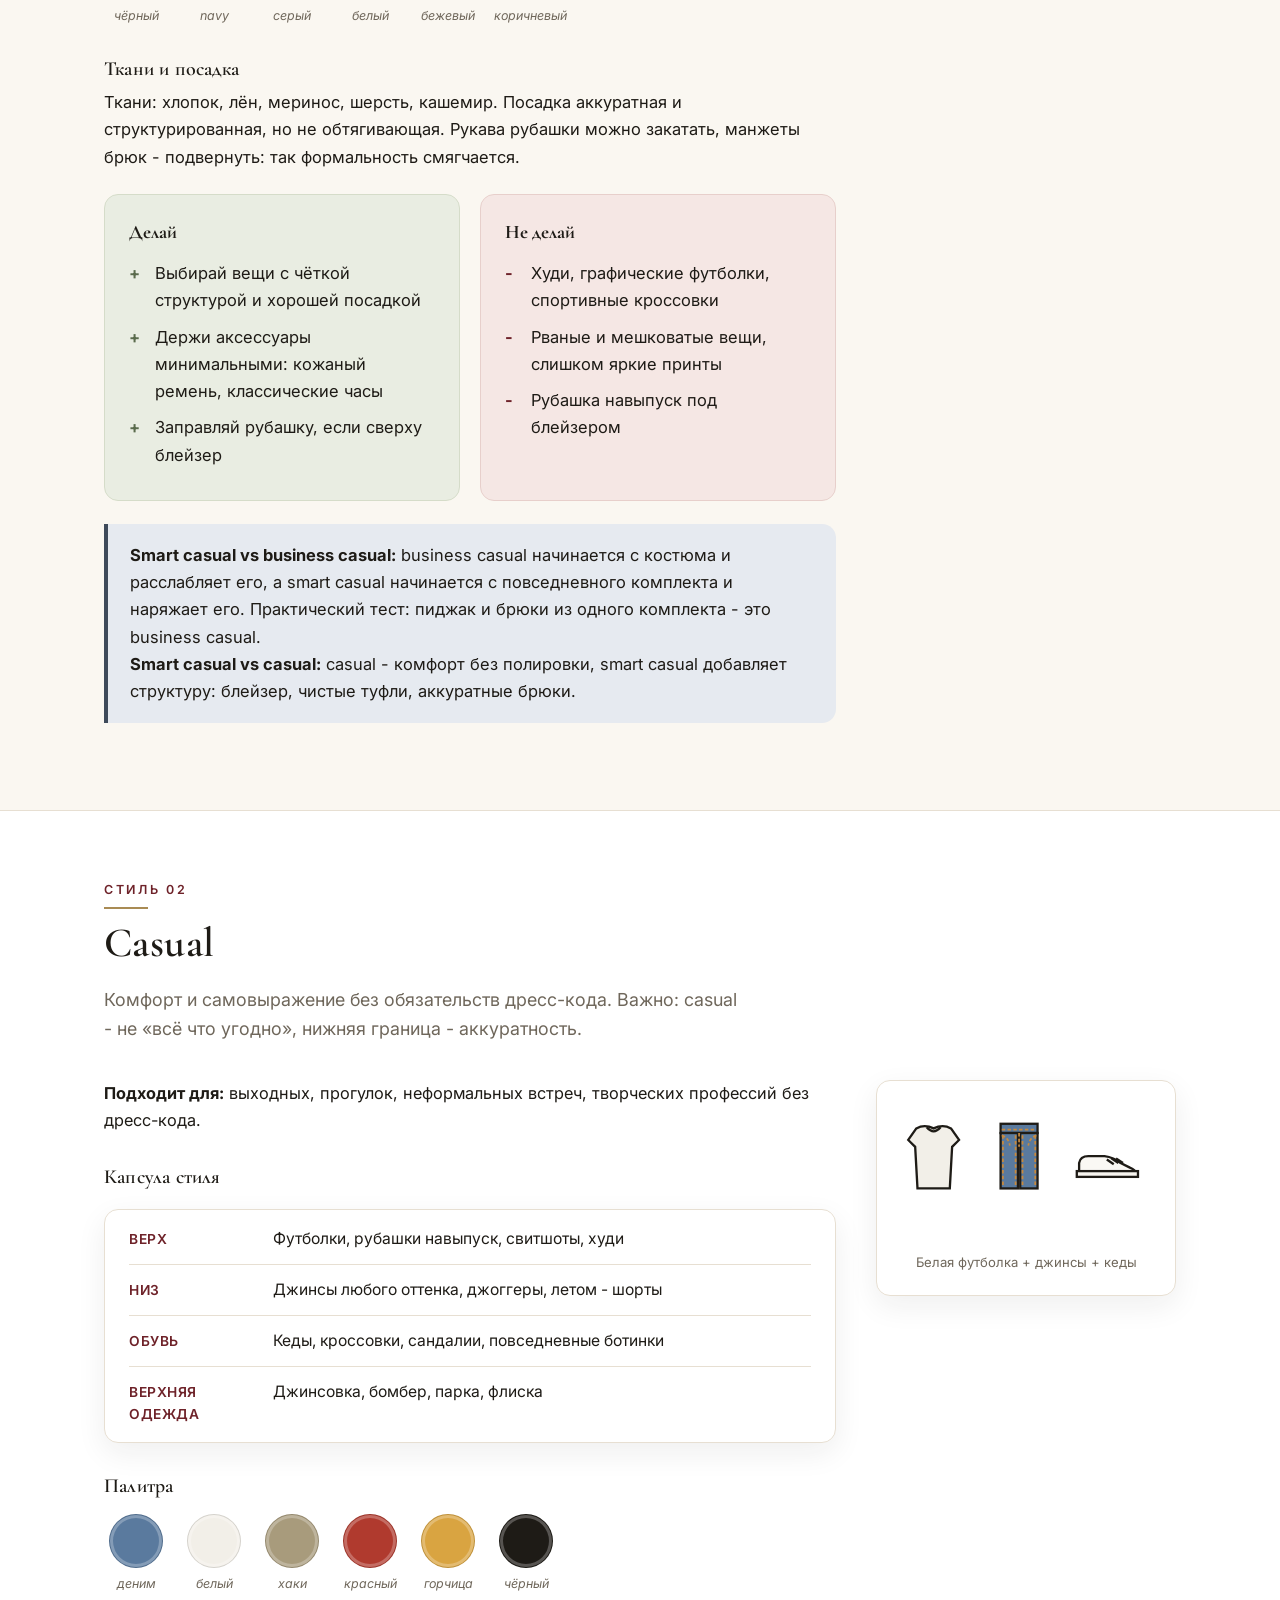
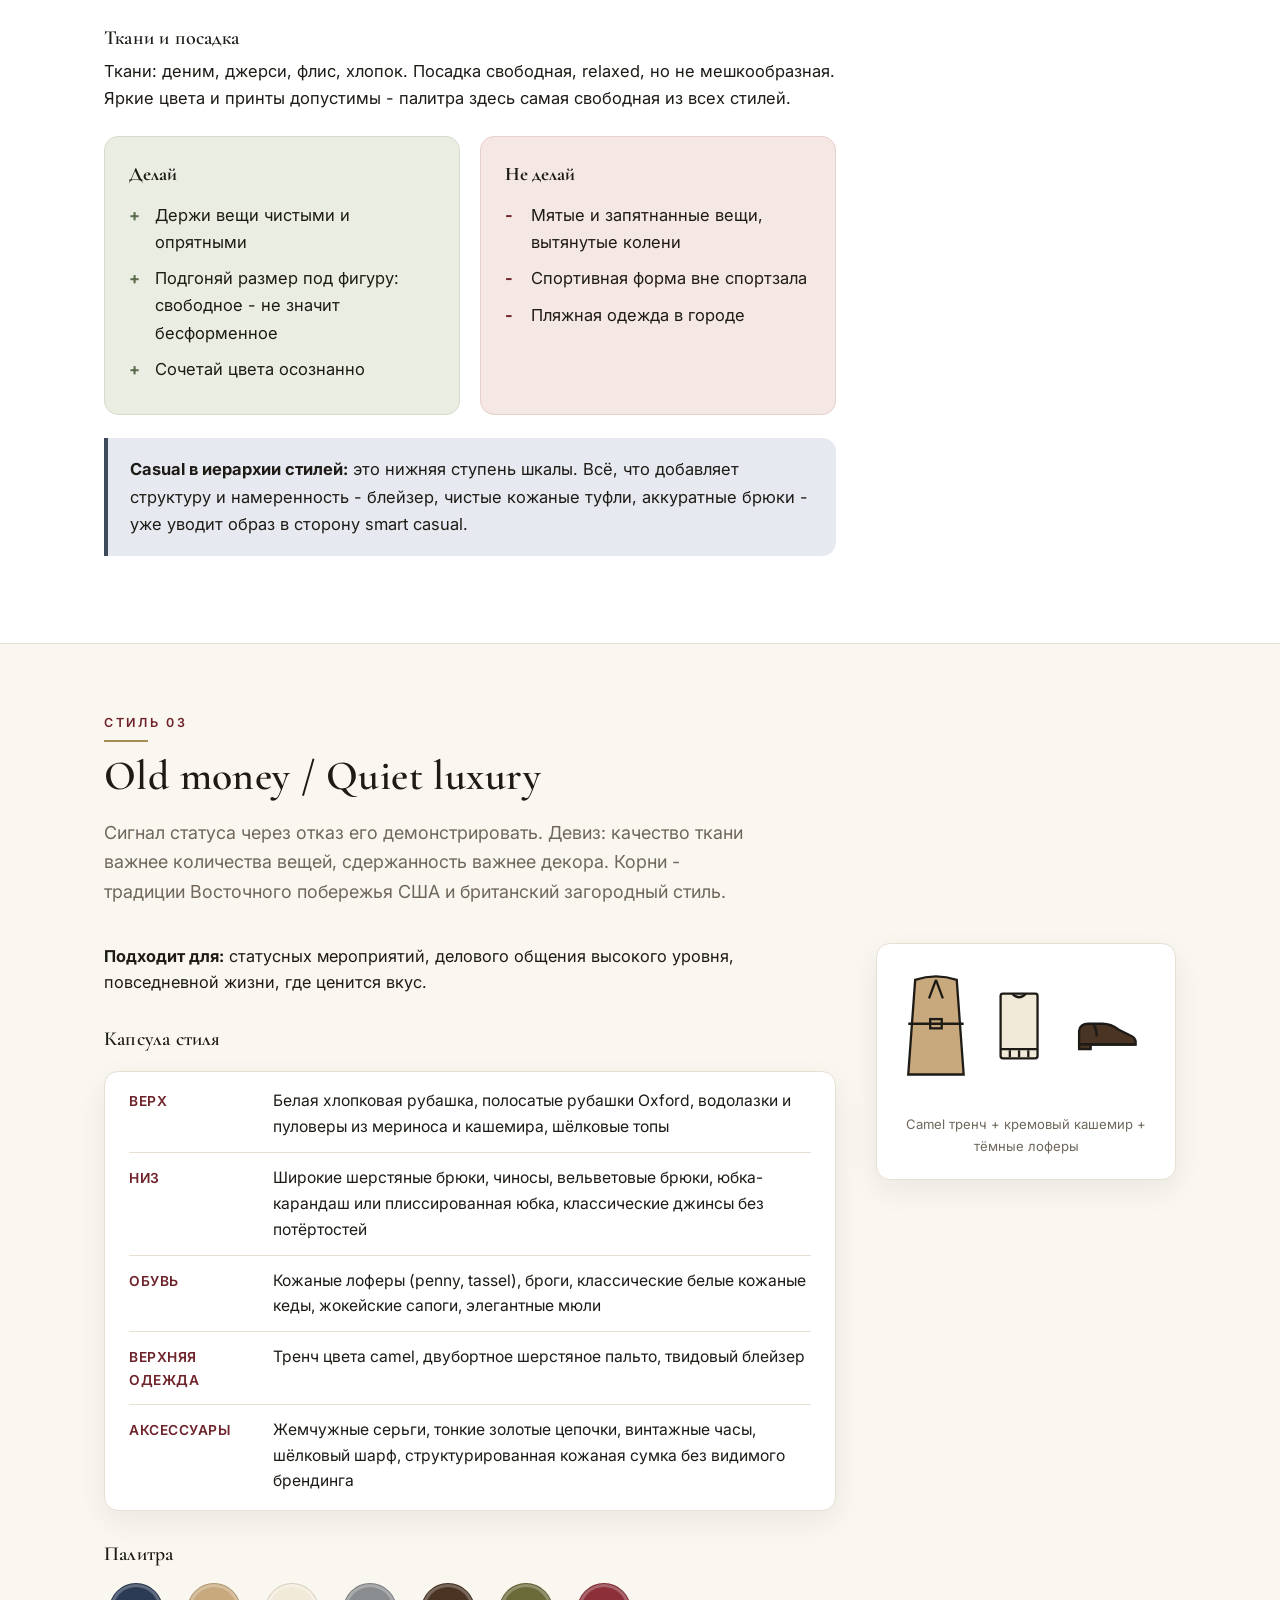
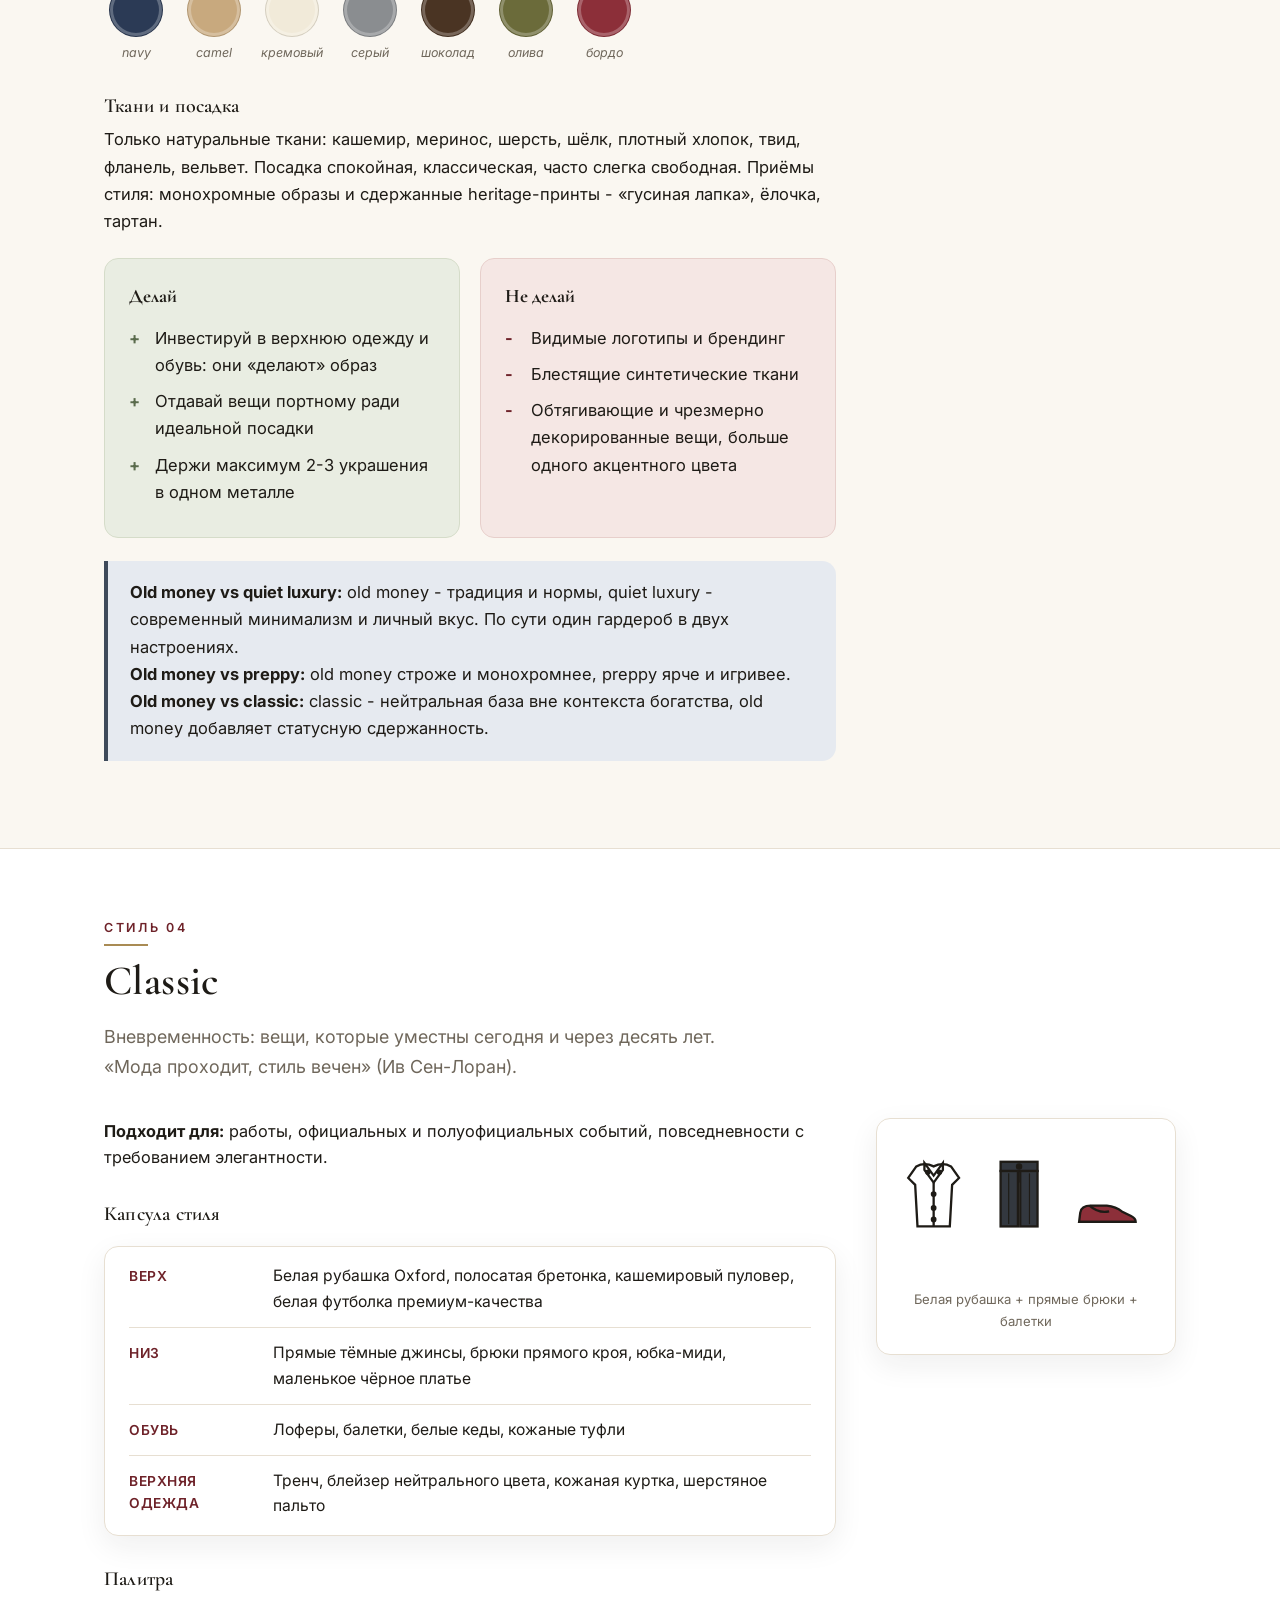
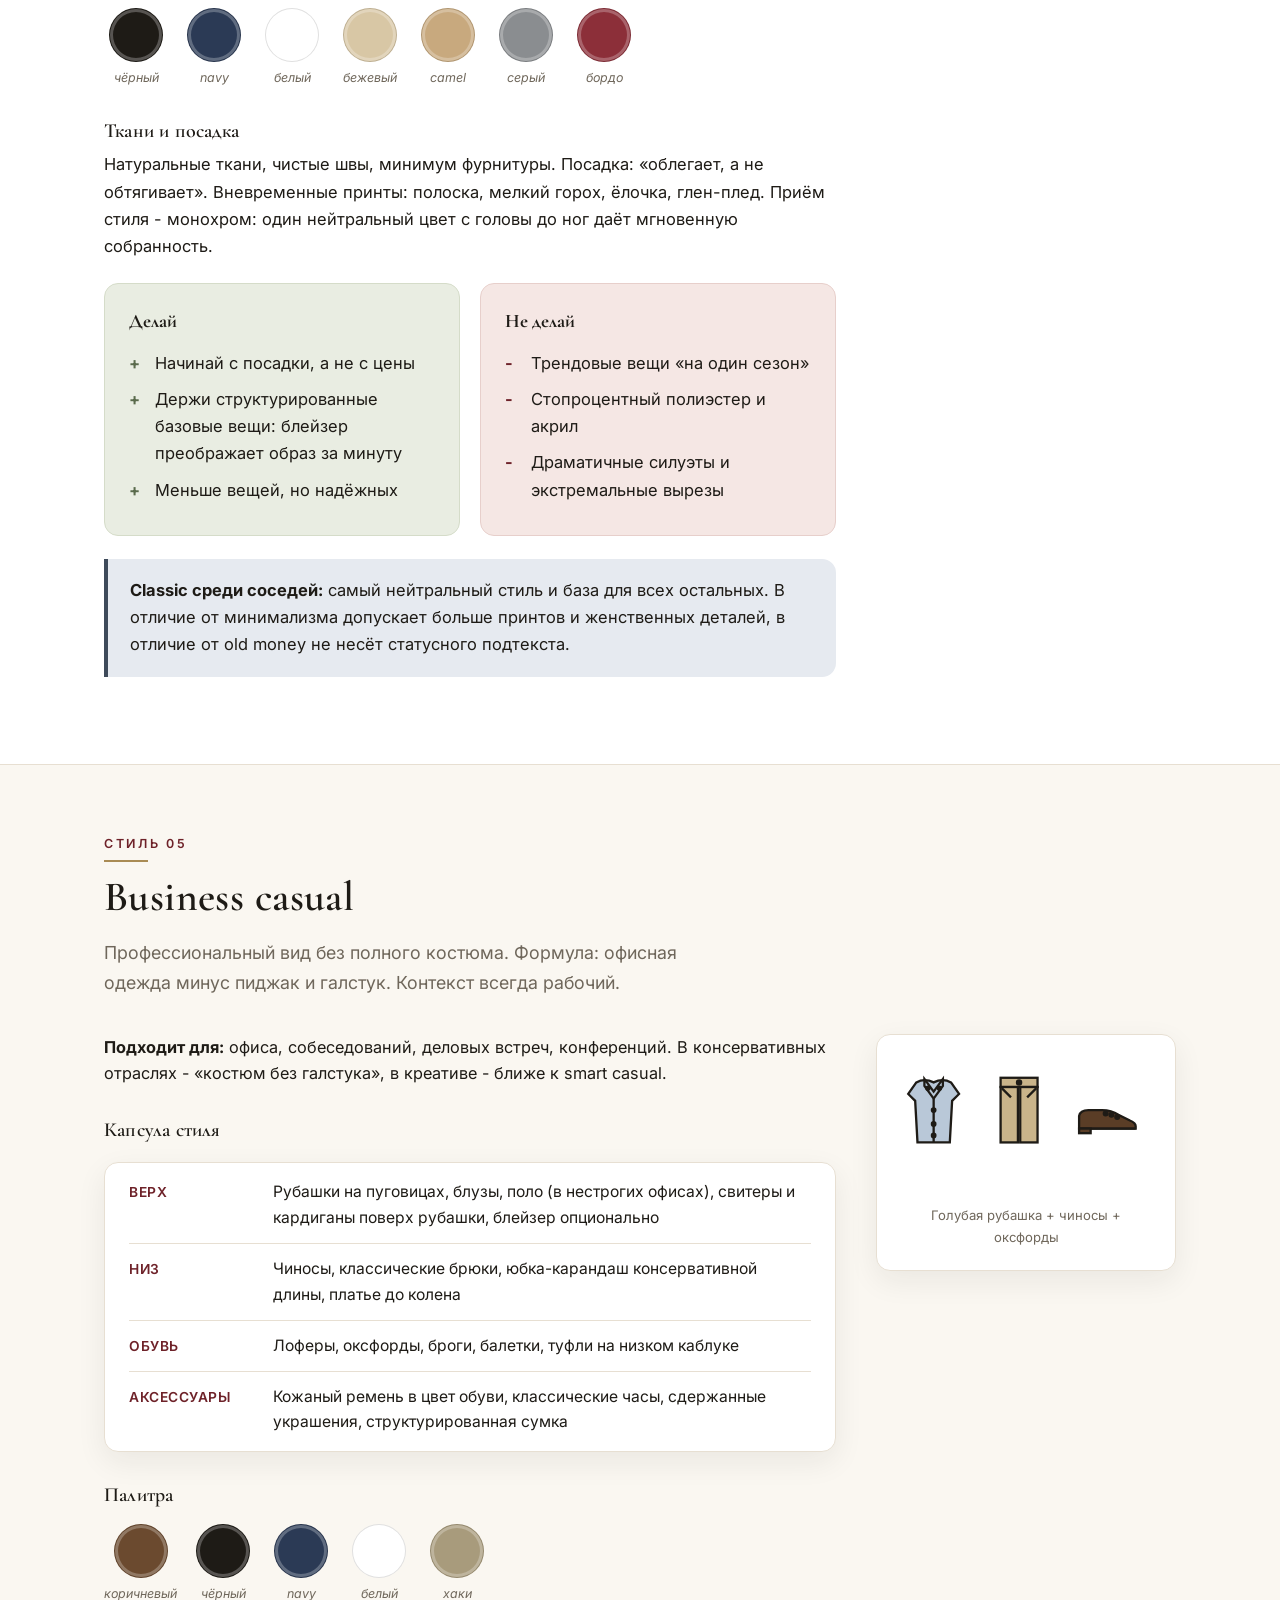
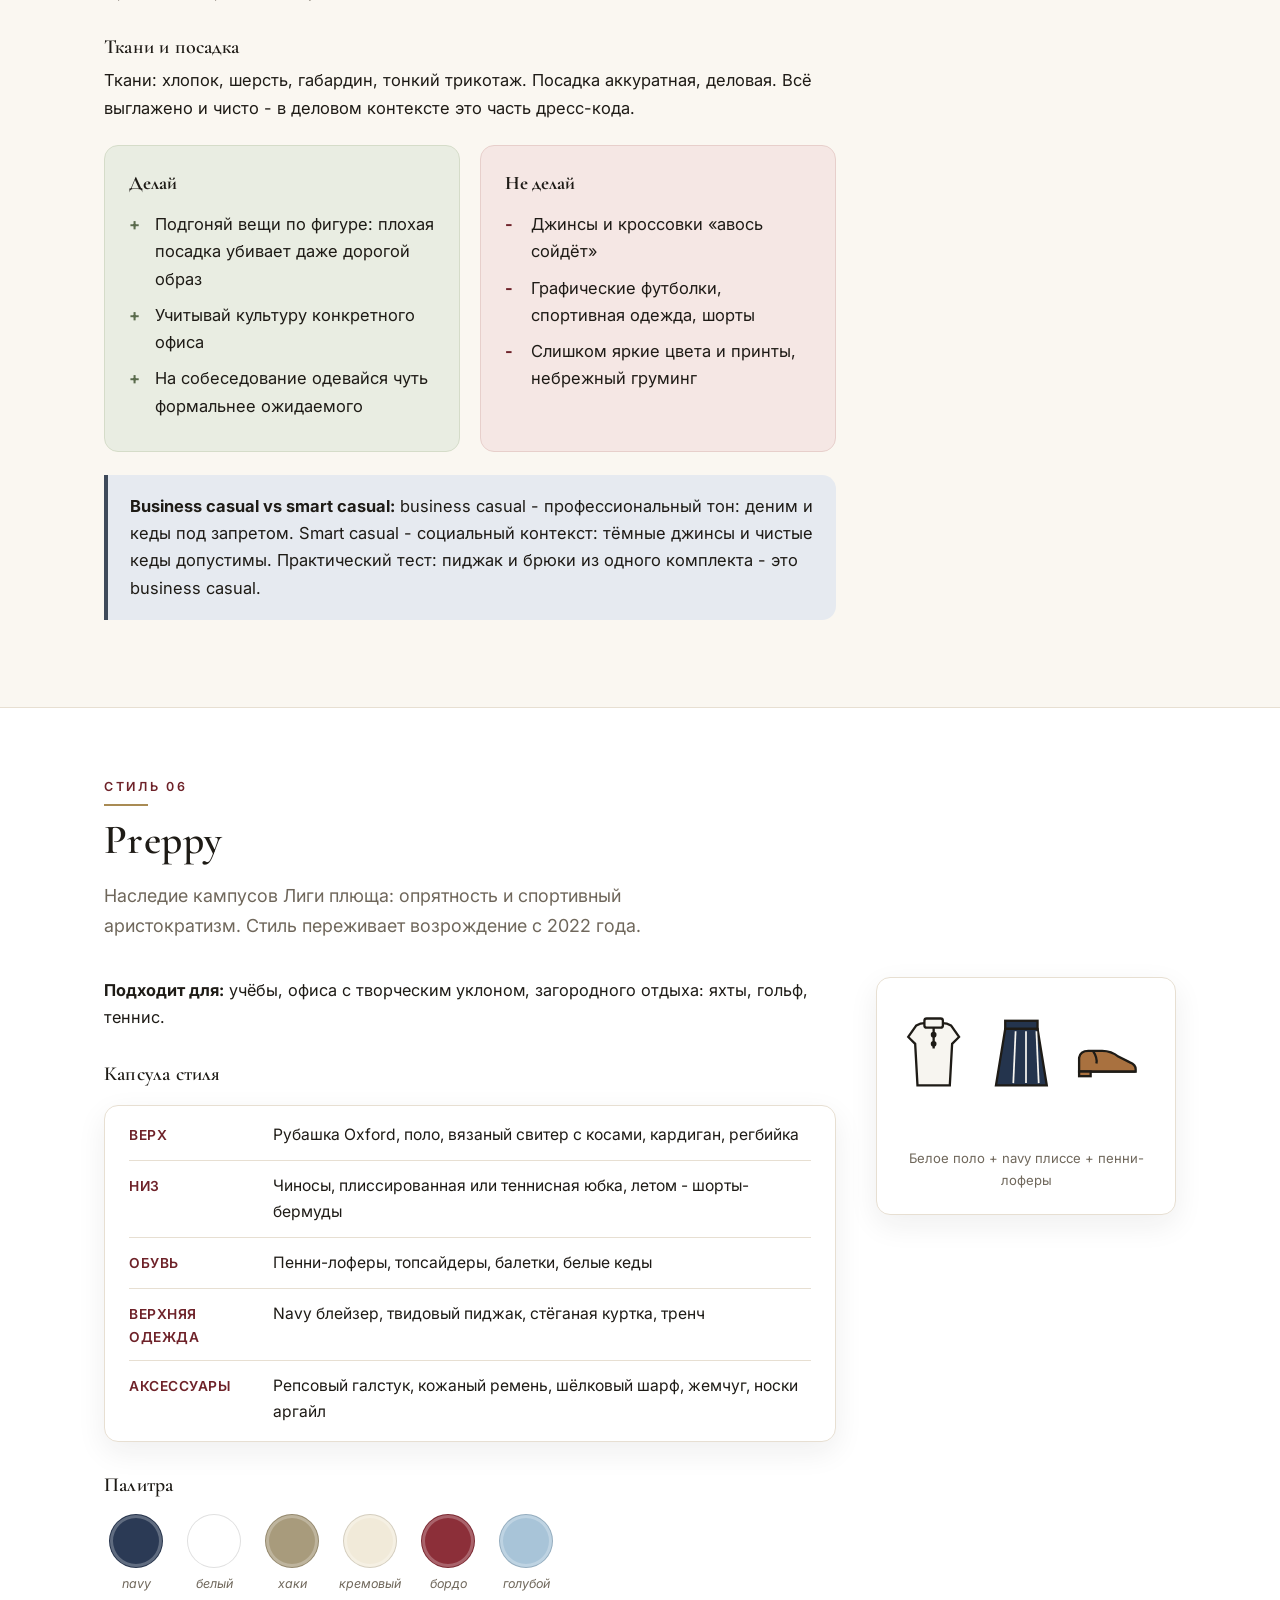
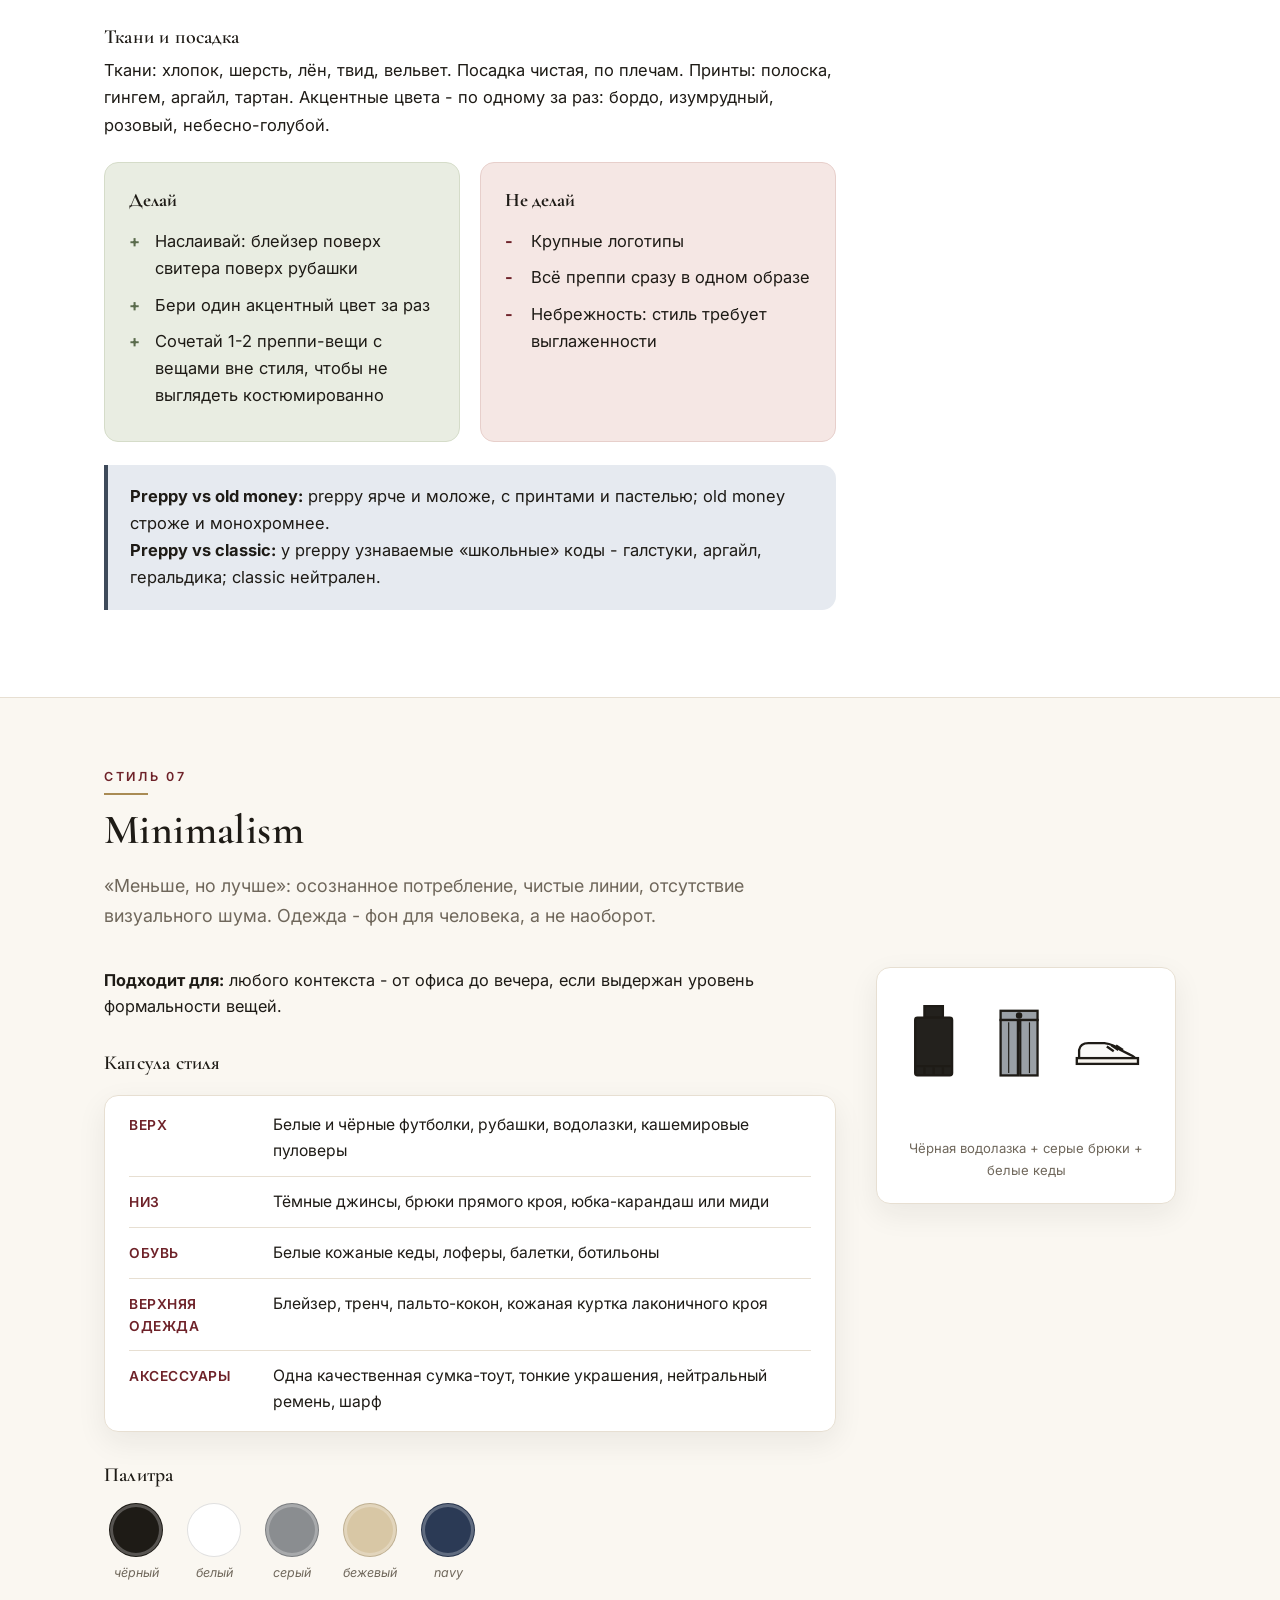
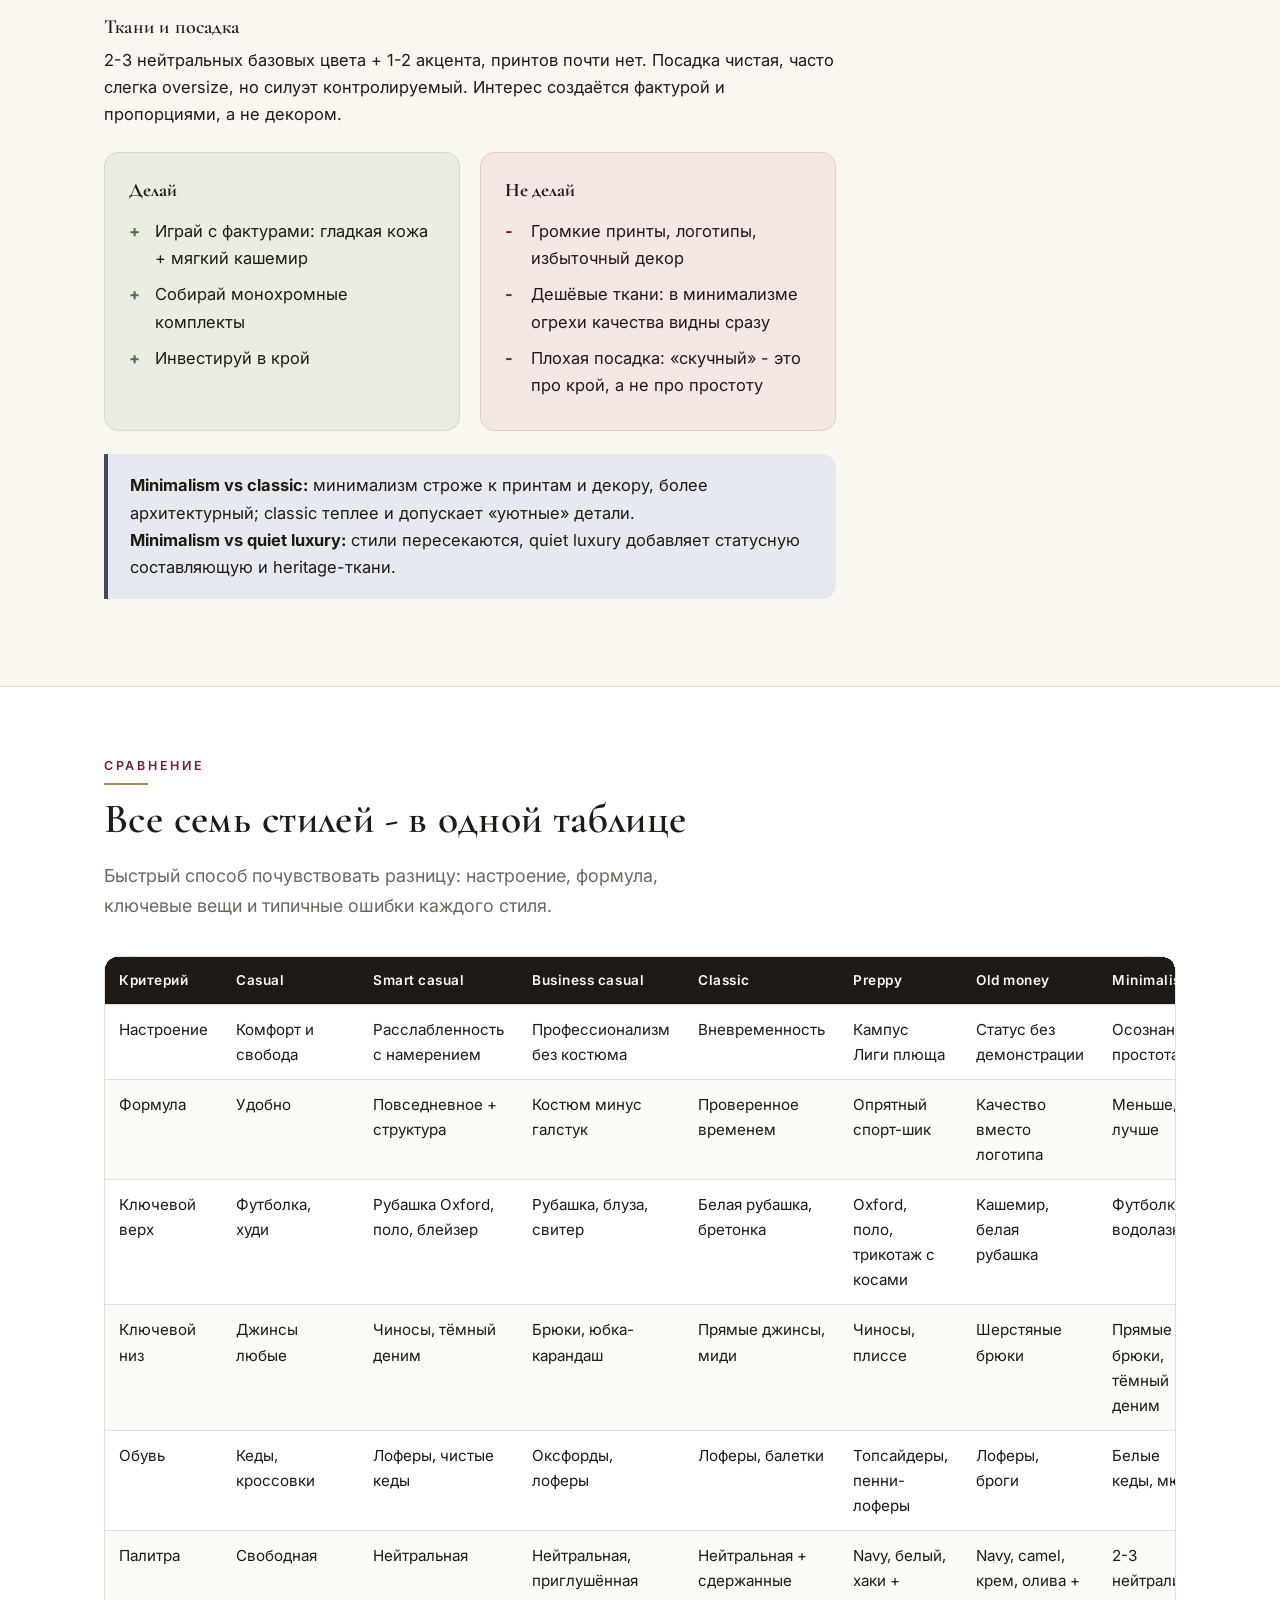
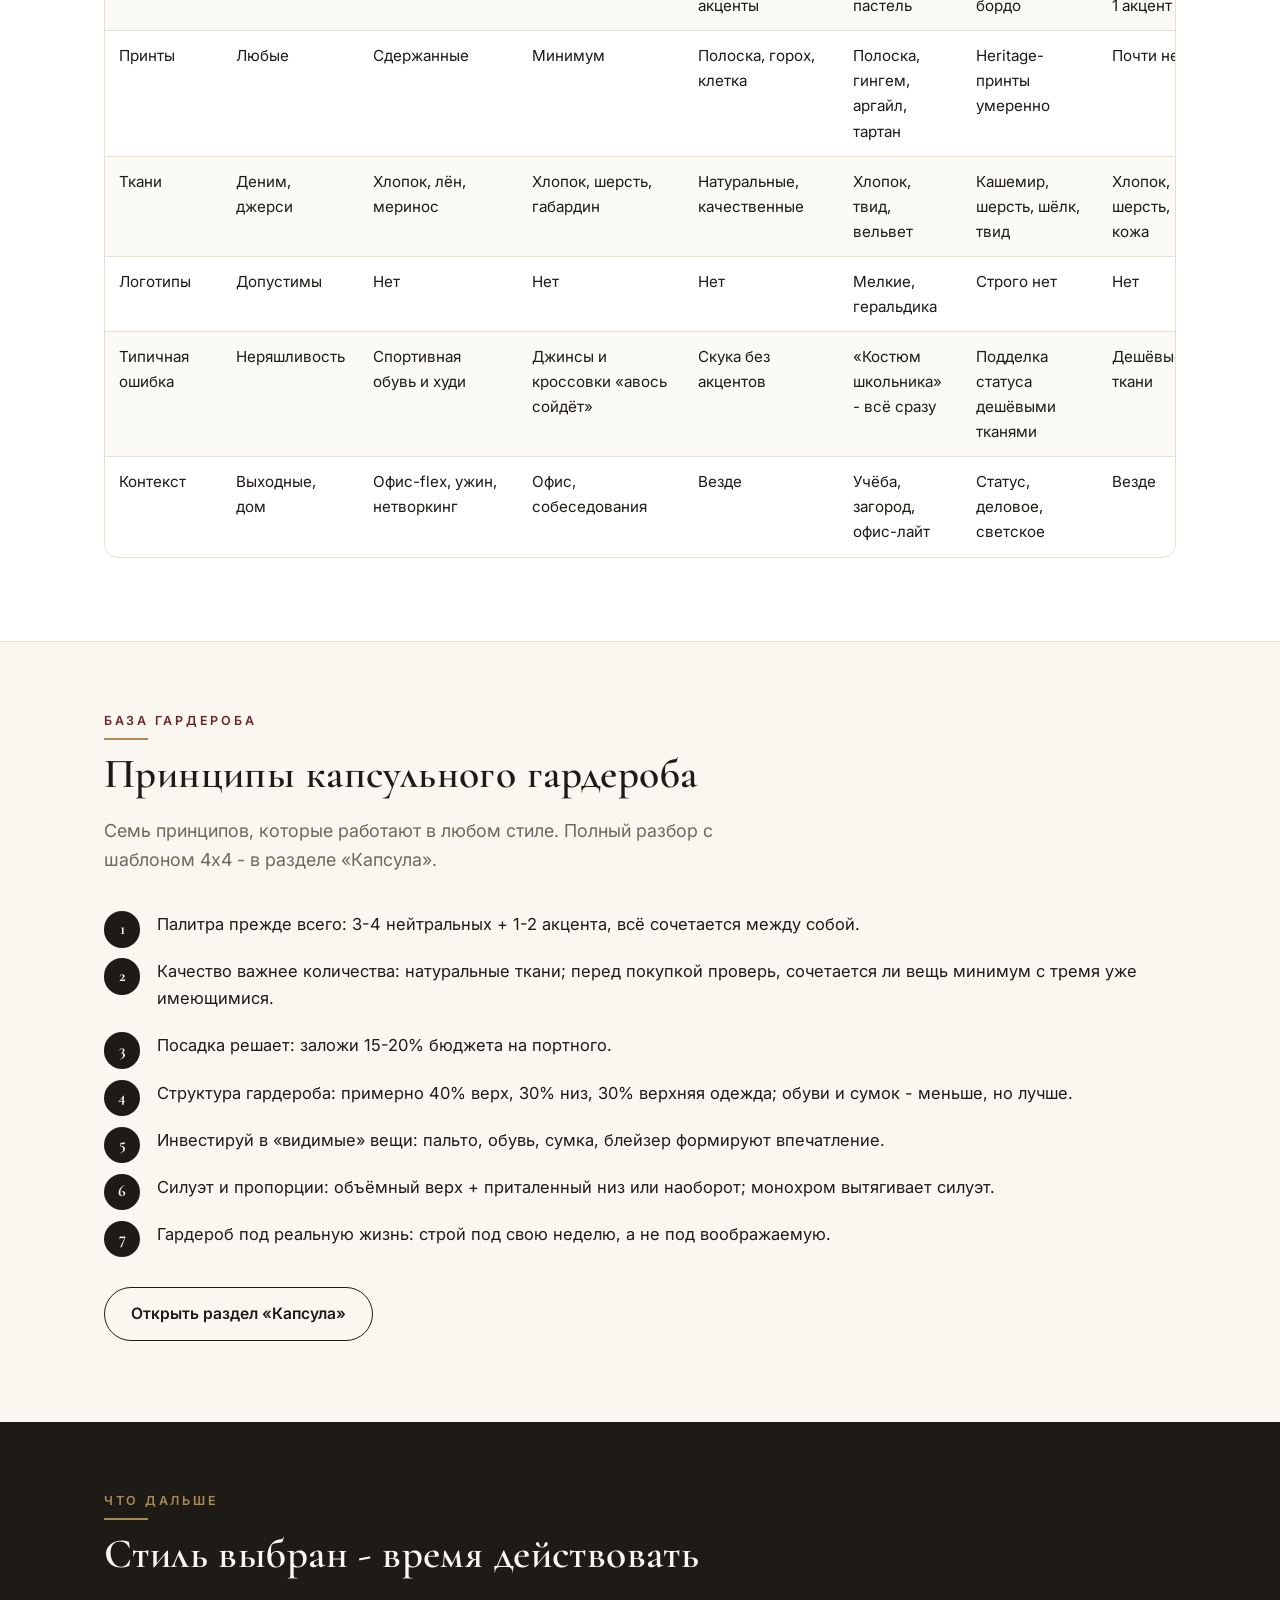
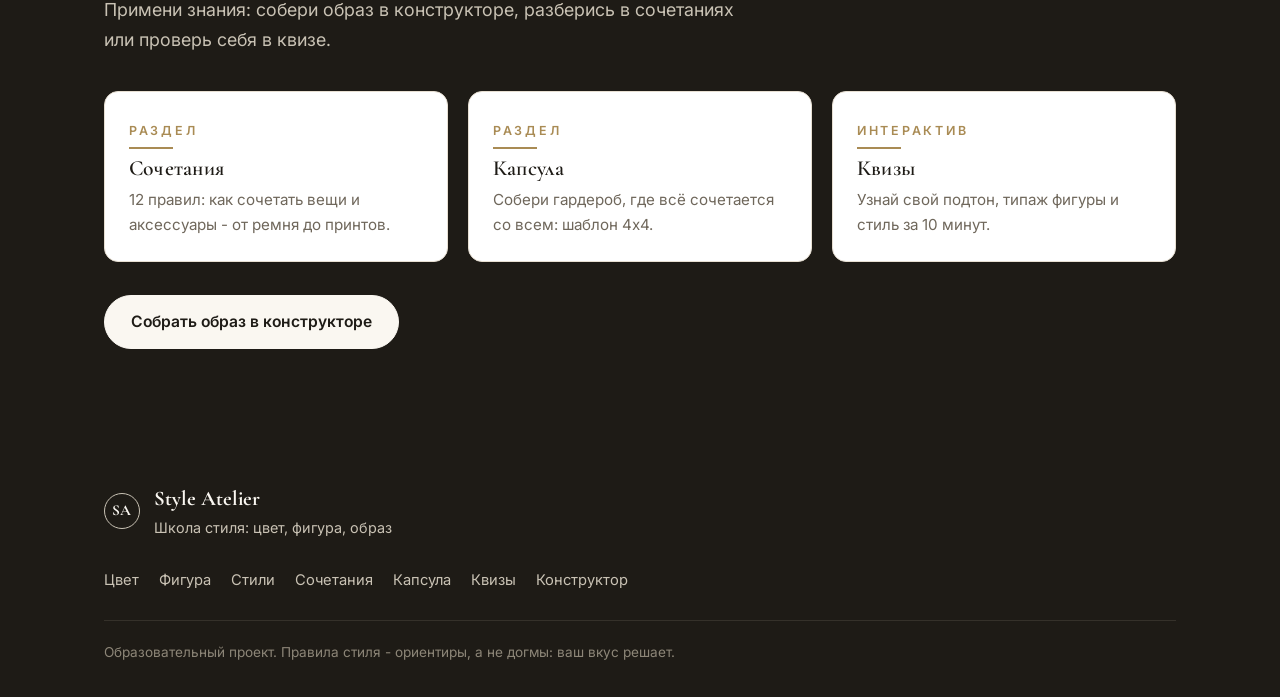
<file: styles.html>
<!DOCTYPE html>
<html lang="ru">
<head>
<meta charset="UTF-8">
<meta name="viewport" content="width=device-width, initial-scale=1.0">
<title data-i18n="meta.title">Style Atelier - Стили одежды: гид по 7 стилям</title>
<meta name="description" data-i18n-content="meta.desc" content="Smart casual, casual, old money, классика и другие стили: философия, капсула вещей, палитры и правила. Двуязычная школа стиля.">
<meta property="og:type" content="website">
<meta property="og:title" data-i18n-content="meta.title" content="Style Atelier - Стили одежды: гид по 7 стилям">
<meta property="og:description" data-i18n-content="meta.desc" content="Smart casual, casual, old money, классика и другие стили: философия, капсула вещей, палитры и правила. Двуязычная школа стиля.">
<meta name="theme-color" content="#FAF7F1">
<link rel="preconnect" href="https://fonts.googleapis.com">
<link rel="preconnect" href="https://fonts.gstatic.com" crossorigin>
<link href="https://fonts.googleapis.com/css2?family=Cormorant+Garamond:ital,wght@0,400;0,500;0,600;0,700;1,400&family=Inter:wght@400;500;600&display=swap" rel="stylesheet">
<link rel="stylesheet" href="css/style.css">
<style>
.page-styles .jump-wrap{padding:30px 0 0}
.page-styles .jump-nav{display:flex;flex-wrap:wrap;gap:10px}
.page-styles .style-layout{display:grid;grid-template-columns:1fr 300px;gap:40px;align-items:start}
.page-styles .style-art{position:sticky;top:96px;background:var(--paper);border:1px solid var(--line);border-radius:var(--radius);padding:22px;box-shadow:var(--shadow)}
.page-styles .style-art figcaption{font-size:.82rem;color:var(--muted);text-align:center;margin-top:10px}
.page-styles .capsule{background:var(--paper);border:1px solid var(--line);border-radius:var(--radius);padding:4px 24px;margin:1.2em 0;box-shadow:var(--shadow)}
.page-styles .capsule-row{display:flex;gap:16px;padding:12px 0;border-bottom:1px solid var(--line);font-size:.98rem}
.page-styles .capsule-row:last-child{border-bottom:0}
.page-styles .capsule-row dt{flex:0 0 128px;font-weight:600;color:var(--accent-ink);font-size:.86rem;letter-spacing:.04em;text-transform:uppercase;padding-top:2px}
.page-styles .capsule-row dd{margin:0}
.page-styles h3.block-title{font-size:1.25rem;margin:1.6em 0 .4em}
.page-styles .sit-line{font-size:1.02rem}
@media(max-width:900px){
  .page-styles .style-layout{grid-template-columns:1fr}
  .page-styles .style-art{position:static;max-width:340px}
  .page-styles .capsule-row{flex-direction:column;gap:4px}
  .page-styles .capsule-row dt{flex:none}
}
</style>
</head>
<body>
<a class="skip-link" href="#main" data-i18n="a11y.skip">Перейти к содержимому</a>
<header class="site-header">
  <div class="wrap header-inner">
    <a class="brand" href="index.html"><span class="brand-mark">SA</span><span class="brand-name">Style Atelier</span></a>
    <nav class="main-nav" id="mainNav" data-i18n-aria="a11y.nav" aria-label="Основная навигация">
      <a href="index.html" data-i18n="nav.home">Главная</a>
      <a href="colors.html" data-i18n="nav.colors">Цвет</a>
      <a href="figure.html" data-i18n="nav.figure">Фигура</a>
      <a href="styles.html" data-i18n="nav.styles" class="active">Стили</a>
      <a href="combinations.html" data-i18n="nav.combo">Сочетания</a>
      <a href="capsule.html" data-i18n="nav.capsule">Капсула</a>
      <a href="builder.html" data-i18n="nav.builder" class="nav-cta">Конструктор</a>
    </nav>
    <div class="header-actions">
      <div class="lang-switch" role="group" data-i18n-aria="a11y.langLabel" aria-label="Выбор языка">
        <button data-lang="ru" class="active">RU</button><button data-lang="en">EN</button>
      </div>
      <button class="nav-toggle" id="navToggle" data-i18n-aria="a11y.menu" aria-label="Меню"><span></span><span></span><span></span></button>
    </div>
  </div>
</header>
<main id="main" tabindex="-1" class="page-styles">

  <!-- HERO -->
  <section class="hero">
    <div class="wrap hero-inner">
      <div>
        <span class="eyebrow" data-i18n="hero.eyebrow">Гид по стилям</span>
        <h1 data-i18n="hero.title">Семь стилей - один язык вкуса</h1>
        <p class="lede" data-i18n="hero.lede">Разбираем smart casual, casual, old money, классику и другие стили: философия, капсула вещей, палитра и правила. Найди свой стиль - или собери из них свой собственный.</p>
        <div class="hero-cta">
          <a class="btn btn-primary" href="builder.html" data-i18n="hero.cta1">Собрать образ</a>
          <a class="btn btn-ghost" href="quiz.html" data-i18n="hero.cta2">Пройти квиз стиля</a>
        </div>
      </div>
      <div class="hero-art">
        <svg viewBox="0 0 340 200" role="img">
          <title data-i18n="hero.artTitle">Вешалка с одеждой трёх стилей</title>
          <line x1="30" y1="36" x2="310" y2="36" stroke="#1E1B16" stroke-width="3" stroke-linecap="round"/>
          <g stroke="#1E1B16" stroke-width="2">
            <g transform="translate(80,36)">
              <path d="M0 0 C0 -7 -9 -7 -9 -1 C-9 3 -2 3 0 -1" fill="none"/>
              <path d="M0 4 L-26 22 L26 22 Z" fill="none"/>
              <g transform="translate(-24,22)">
                <path d="M4 8 Q24 2 44 8 L41 58 L7 58 Z" fill="#2B3A55"/>
                <path d="M24 8 L17 26 M24 8 L31 26" fill="none"/>
                <circle cx="24" cy="36" r="2" fill="#1E1B16"/>
                <circle cx="24" cy="46" r="2" fill="#1E1B16"/>
              </g>
            </g>
            <g transform="translate(170,36)">
              <path d="M0 0 C0 -7 -9 -7 -9 -1 C-9 3 -2 3 0 -1" fill="none"/>
              <path d="M0 4 L-26 22 L26 22 Z" fill="none"/>
              <g transform="translate(-24,22)">
                <path d="M9 10 L2 20 L8 26 L10 58 L38 58 L40 26 L46 20 L39 10 Q32 6 24 10 Q16 6 9 10 Z" fill="#F7F4EE"/>
                <path d="M19 10 L24 17 L29 10" fill="none"/>
              </g>
            </g>
            <g transform="translate(260,36)">
              <path d="M0 0 C0 -7 -9 -7 -9 -1 C-9 3 -2 3 0 -1" fill="none"/>
              <path d="M0 4 L-26 22 L26 22 Z" fill="none"/>
              <g transform="translate(-24,22)">
                <rect x="10" y="8" width="28" height="7" fill="#D8C7A5"/>
                <rect x="10" y="15" width="13" height="43" fill="#D8C7A5"/>
                <rect x="25" y="15" width="13" height="43" fill="#D8C7A5"/>
              </g>
            </g>
          </g>
        </svg>
      </div>
    </div>
  </section>

  <!-- JUMP NAV -->
  <div class="jump-wrap">
    <div class="wrap">
      <nav class="jump-nav" aria-label="Styles">
        <a class="btn btn-ghost btn-small" href="#smart-casual" data-i18n="jump.sc">Smart casual</a>
        <a class="btn btn-ghost btn-small" href="#casual" data-i18n="jump.cs">Casual</a>
        <a class="btn btn-ghost btn-small" href="#old-money" data-i18n="jump.om">Old money</a>
        <a class="btn btn-ghost btn-small" href="#classic" data-i18n="jump.cl">Classic</a>
        <a class="btn btn-ghost btn-small" href="#business-casual" data-i18n="jump.bc">Business casual</a>
        <a class="btn btn-ghost btn-small" href="#preppy" data-i18n="jump.pr">Preppy</a>
        <a class="btn btn-ghost btn-small" href="#minimalism" data-i18n="jump.mn">Minimalism</a>
      </nav>
    </div>
  </div>

  <!-- 01 SMART CASUAL -->
  <section class="section" id="smart-casual">
    <div class="wrap">
      <div class="section-head reveal">
        <span class="eyebrow" data-i18n="s.sc.eyebrow">Стиль 01</span>
        <h2 data-i18n="s.sc.name">Smart casual</h2>
        <p class="lede" data-i18n="s.sc.phil">Золотая середина между строгим офисом и повседневностью. Девиз стиля: casual, но не sloppy - повседневный, но не неряшливый. Образ должен выглядеть намеренным: каждая вещь подобрана осознанно.</p>
      </div>
      <div class="style-layout">
        <div>
          <p class="sit-line" data-i18n-html="s.sc.sit"><strong>Подходит для:</strong> офиса с расслабленным дресс-кодом, деловых обедов, нетворкинга, ужинов в ресторане, casual friday, полуформальных мероприятий.</p>
          <h3 class="block-title" data-i18n="s.capTitle">Капсула стиля</h3>
          <dl class="capsule">
            <div class="capsule-row"><dt data-i18n="s.cap.top">Верх</dt><dd data-i18n="s.sc.capTop">Рубашка Oxford или шамбре, поло из хлопка или мериноса, тонкий трикотаж (водолазка, пуловер, кардиган), чистая футболка премиум-качества - только под пиджак</dd></div>
            <div class="capsule-row"><dt data-i18n="s.cap.bottom">Низ</dt><dd data-i18n="s.sc.capBottom">Чиносы, тёмные джинсы без потёртостей прямого или slim кроя, шерстяные брюки</dd></div>
            <div class="capsule-row"><dt data-i18n="s.cap.shoes">Обувь</dt><dd data-i18n="s.sc.capShoes">Кожаные лоферы, броги, челси, чистые минималистичные кожаные кеды, дезерт-буты</dd></div>
            <div class="capsule-row"><dt data-i18n="s.cap.outer">Верхняя одежда</dt><dd data-i18n="s.sc.capOuter">Блейзер в фактурной ткани (твид, вельвет), бомбер из замши или шерсти, тренч, полевая куртка</dd></div>
            <div class="capsule-row"><dt data-i18n="s.cap.acc">Аксессуары</dt><dd data-i18n="s.sc.capAcc">Кожаный ремень, классические часы - минимум и по делу</dd></div>
          </dl>
          <h3 class="block-title" data-i18n="s.paletteTitle">Палитра</h3>
          <div class="swatches">
            <span class="sw" style="--c:#1E1B16"><i data-i18n="s.sc.sw1">чёрный</i></span>
            <span class="sw" style="--c:#2B3A55"><i data-i18n="s.sc.sw2">navy</i></span>
            <span class="sw" style="--c:#8A8D90"><i data-i18n="s.sc.sw3">серый</i></span>
            <span class="sw" style="--c:#FFFFFF"><i data-i18n="s.sc.sw4">белый</i></span>
            <span class="sw" style="--c:#D8C7A5"><i data-i18n="s.sc.sw5">бежевый</i></span>
            <span class="sw" style="--c:#6B4A2F"><i data-i18n="s.sc.sw6">коричневый</i></span>
          </div>
          <h3 class="block-title" data-i18n="s.fabricTitle">Ткани и посадка</h3>
          <p data-i18n="s.sc.fabric">Ткани: хлопок, лён, меринос, шерсть, кашемир. Посадка аккуратная и структурированная, но не обтягивающая. Рукава рубашки можно закатать, манжеты брюк - подвернуть: так формальность смягчается.</p>
          <div class="do-dont">
            <div class="do"><h4 data-i18n="s.doTitle">Делай</h4><ul>
              <li data-i18n="s.sc.do1">Выбирай вещи с чёткой структурой и хорошей посадкой</li>
              <li data-i18n="s.sc.do2">Держи аксессуары минимальными: кожаный ремень, классические часы</li>
              <li data-i18n="s.sc.do3">Заправляй рубашку, если сверху блейзер</li>
            </ul></div>
            <div class="dont"><h4 data-i18n="s.dontTitle">Не делай</h4><ul>
              <li data-i18n="s.sc.dont1">Худи, графические футболки, спортивные кроссовки</li>
              <li data-i18n="s.sc.dont2">Рваные и мешковатые вещи, слишком яркие принты</li>
              <li data-i18n="s.sc.dont3">Рубашка навыпуск под блейзером</li>
            </ul></div>
          </div>
          <div class="callout">
            <p data-i18n-html="s.sc.diff"><strong>Smart casual vs business casual:</strong> business casual начинается с костюма и расслабляет его, а smart casual начинается с повседневного комплекта и наряжает его. Практический тест: пиджак и брюки из одного комплекта - это business casual.<br><strong>Smart casual vs casual:</strong> casual - комфорт без полировки, smart casual добавляет структуру: блейзер, чистые туфли, аккуратные брюки.</p>
          </div>
        </div>
        <figure class="style-art">
          <svg viewBox="0 0 220 120" role="img">
            <title data-i18n="s.sc.artTitle">Образ smart casual: блейзер, чиносы, лоферы</title>
            <g stroke="#1E1B16" stroke-width="2">
              <g transform="translate(6,10)">
                <path d="M4 10 Q24 2 44 10 L41 64 L7 64 Z" fill="#2B3A55"/>
                <path d="M24 10 L17 28 M24 10 L31 28" fill="none"/>
                <circle cx="24" cy="38" r="2" fill="#1E1B16"/>
                <circle cx="24" cy="48" r="2" fill="#1E1B16"/>
              </g>
              <g transform="translate(80,10)">
                <rect x="8" y="8" width="32" height="8" fill="#D8C7A5"/>
                <rect x="8" y="16" width="15" height="48" fill="#D8C7A5"/>
                <rect x="25" y="16" width="15" height="48" fill="#D8C7A5"/>
                <line x1="9" y1="17" x2="17" y2="25"/>
                <line x1="39" y1="17" x2="31" y2="25"/>
                <circle cx="24" cy="12" r="1.8" fill="#1E1B16"/>
              </g>
              <g transform="translate(148,34)">
                <path d="M8 28 L8 16 Q9 10 16 10 L28 10 Q36 10 42 15 L52 20 Q57 22 57 26 L57 28 Z" fill="#6B4A2F"/>
                <path d="M20 10 Q24 16 23 21" fill="none"/>
                <line x1="8" y1="28" x2="57" y2="28"/>
                <rect x="8" y="28" width="10" height="4" fill="#6B4A2F"/>
              </g>
            </g>
          </svg>
          <figcaption data-i18n="s.sc.artCap">Navy блейзер + бежевые чиносы + коричневые лоферы</figcaption>
        </figure>
      </div>
    </div>
  </section>

  <!-- 02 CASUAL -->
  <section class="section alt" id="casual">
    <div class="wrap">
      <div class="section-head reveal">
        <span class="eyebrow" data-i18n="s.cs.eyebrow">Стиль 02</span>
        <h2 data-i18n="s.cs.name">Casual</h2>
        <p class="lede" data-i18n="s.cs.phil">Комфорт и самовыражение без обязательств дресс-кода. Важно: casual - не "всё что угодно", нижняя граница - аккуратность.</p>
      </div>
      <div class="style-layout">
        <div>
          <p class="sit-line" data-i18n-html="s.cs.sit"><strong>Подходит для:</strong> выходных, прогулок, неформальных встреч, творческих профессий без дресс-кода.</p>
          <h3 class="block-title" data-i18n="s.capTitle">Капсула стиля</h3>
          <dl class="capsule">
            <div class="capsule-row"><dt data-i18n="s.cap.top">Верх</dt><dd data-i18n="s.cs.capTop">Футболки, рубашки навыпуск, свитшоты, худи</dd></div>
            <div class="capsule-row"><dt data-i18n="s.cap.bottom">Низ</dt><dd data-i18n="s.cs.capBottom">Джинсы любого оттенка, джоггеры, летом - шорты</dd></div>
            <div class="capsule-row"><dt data-i18n="s.cap.shoes">Обувь</dt><dd data-i18n="s.cs.capShoes">Кеды, кроссовки, сандалии, повседневные ботинки</dd></div>
            <div class="capsule-row"><dt data-i18n="s.cap.outer">Верхняя одежда</dt><dd data-i18n="s.cs.capOuter">Джинсовка, бомбер, парка, флиска</dd></div>
          </dl>
          <h3 class="block-title" data-i18n="s.paletteTitle">Палитра</h3>
          <div class="swatches">
            <span class="sw" style="--c:#5A7A9E"><i data-i18n="s.cs.sw1">деним</i></span>
            <span class="sw" style="--c:#F2EFE8"><i data-i18n="s.cs.sw2">белый</i></span>
            <span class="sw" style="--c:#A89B7C"><i data-i18n="s.cs.sw3">хаки</i></span>
            <span class="sw" style="--c:#B03A2E"><i data-i18n="s.cs.sw4">красный</i></span>
            <span class="sw" style="--c:#D9A441"><i data-i18n="s.cs.sw5">горчица</i></span>
            <span class="sw" style="--c:#1E1B16"><i data-i18n="s.cs.sw6">чёрный</i></span>
          </div>
          <h3 class="block-title" data-i18n="s.fabricTitle">Ткани и посадка</h3>
          <p data-i18n="s.cs.fabric">Ткани: деним, джерси, флис, хлопок. Посадка свободная, relaxed, но не мешкообразная. Яркие цвета и принты допустимы - палитра здесь самая свободная из всех стилей.</p>
          <div class="do-dont">
            <div class="do"><h4 data-i18n="s.doTitle">Делай</h4><ul>
              <li data-i18n="s.cs.do1">Держи вещи чистыми и опрятными</li>
              <li data-i18n="s.cs.do2">Подгоняй размер под фигуру: свободное - не значит бесформенное</li>
              <li data-i18n="s.cs.do3">Сочетай цвета осознанно</li>
            </ul></div>
            <div class="dont"><h4 data-i18n="s.dontTitle">Не делай</h4><ul>
              <li data-i18n="s.cs.dont1">Мятые и запятнанные вещи, вытянутые колени</li>
              <li data-i18n="s.cs.dont2">Спортивная форма вне спортзала</li>
              <li data-i18n="s.cs.dont3">Пляжная одежда в городе</li>
            </ul></div>
          </div>
          <div class="callout">
            <p data-i18n-html="s.cs.diff"><strong>Casual в иерархии стилей:</strong> это нижняя ступень шкалы. Всё, что добавляет структуру и намеренность - блейзер, чистые кожаные туфли, аккуратные брюки - уже уводит образ в сторону smart casual.</p>
          </div>
        </div>
        <figure class="style-art">
          <svg viewBox="0 0 220 120" role="img">
            <title data-i18n="s.cs.artTitle">Образ casual: футболка, джинсы, кеды</title>
            <g stroke="#1E1B16" stroke-width="2">
              <g transform="translate(6,10)">
                <path d="M9 12 L2 22 L8 28 L10 64 L38 64 L40 28 L46 22 L39 12 Q32 8 24 12 Q16 8 9 12 Z" fill="#F2EFE8"/>
                <path d="M18 11 Q24 18 30 11" fill="none"/>
              </g>
              <g transform="translate(80,10)">
                <rect x="8" y="8" width="32" height="8" fill="#5A7A9E"/>
                <rect x="8" y="16" width="15" height="48" fill="#5A7A9E"/>
                <rect x="25" y="16" width="15" height="48" fill="#5A7A9E"/>
                <g stroke="#C98A3D" stroke-width="1.5" stroke-dasharray="3 2" fill="none">
                  <line x1="10" y1="18" x2="10" y2="62"/>
                  <line x1="38" y1="18" x2="38" y2="62"/>
                  <line x1="21" y1="18" x2="21" y2="62"/>
                  <line x1="27" y1="18" x2="27" y2="62"/>
                  <path d="M9 18 Q15 20 16 27"/>
                  <path d="M39 18 Q33 20 32 27"/>
                  <line x1="24" y1="16" x2="24" y2="28"/>
                  <line x1="9" y1="13" x2="39" y2="13"/>
                </g>
              </g>
              <g transform="translate(148,34)">
                <path d="M8 28 L8 18 Q9 12 16 12 L30 12 Q38 13 44 18 L52 22 Q57 24 57 27 L57 28 Z" fill="#FAF8F4"/>
                <rect x="6" y="25" width="53" height="5" fill="#F7F4EE"/>
                <line x1="32" y1="15" x2="38" y2="19"/>
                <line x1="36" y1="14" x2="42" y2="18"/>
                <line x1="40" y1="14" x2="46" y2="18"/>
              </g>
            </g>
          </svg>
          <figcaption data-i18n="s.cs.artCap">Белая футболка + джинсы + кеды</figcaption>
        </figure>
      </div>
    </div>
  </section>

  <!-- 03 OLD MONEY -->
  <section class="section" id="old-money">
    <div class="wrap">
      <div class="section-head reveal">
        <span class="eyebrow" data-i18n="s.om.eyebrow">Стиль 03</span>
        <h2 data-i18n="s.om.name">Old money / Quiet luxury</h2>
        <p class="lede" data-i18n="s.om.phil">Сигнал статуса через отказ его демонстрировать. Девиз: качество ткани важнее количества вещей, сдержанность важнее декора. Корни - традиции Восточного побережья США и британский загородный стиль.</p>
      </div>
      <div class="style-layout">
        <div>
          <p class="sit-line" data-i18n-html="s.om.sit"><strong>Подходит для:</strong> статусных мероприятий, делового общения высокого уровня, повседневной жизни, где ценится вкус.</p>
          <h3 class="block-title" data-i18n="s.capTitle">Капсула стиля</h3>
          <dl class="capsule">
            <div class="capsule-row"><dt data-i18n="s.cap.top">Верх</dt><dd data-i18n="s.om.capTop">Белая хлопковая рубашка, полосатые рубашки Oxford, водолазки и пуловеры из мериноса и кашемира, шёлковые топы</dd></div>
            <div class="capsule-row"><dt data-i18n="s.cap.bottom">Низ</dt><dd data-i18n="s.om.capBottom">Широкие шерстяные брюки, чиносы, вельветовые брюки, юбка-карандаш или плиссированная юбка, классические джинсы без потёртостей</dd></div>
            <div class="capsule-row"><dt data-i18n="s.cap.shoes">Обувь</dt><dd data-i18n="s.om.capShoes">Кожаные лоферы (penny, tassel), броги, классические белые кожаные кеды, жокейские сапоги, элегантные мюли</dd></div>
            <div class="capsule-row"><dt data-i18n="s.cap.outer">Верхняя одежда</dt><dd data-i18n="s.om.capOuter">Тренч цвета camel, двубортное шерстяное пальто, твидовый блейзер</dd></div>
            <div class="capsule-row"><dt data-i18n="s.cap.acc">Аксессуары</dt><dd data-i18n="s.om.capAcc">Жемчужные серьги, тонкие золотые цепочки, винтажные часы, шёлковый шарф, структурированная кожаная сумка без видимого брендинга</dd></div>
          </dl>
          <h3 class="block-title" data-i18n="s.paletteTitle">Палитра</h3>
          <div class="swatches">
            <span class="sw" style="--c:#2B3A55"><i data-i18n="s.om.sw1">navy</i></span>
            <span class="sw" style="--c:#C8A97E"><i data-i18n="s.om.sw2">camel</i></span>
            <span class="sw" style="--c:#F1EAD9"><i data-i18n="s.om.sw3">кремовый</i></span>
            <span class="sw" style="--c:#8A8D90"><i data-i18n="s.om.sw4">серый</i></span>
            <span class="sw" style="--c:#4A3423"><i data-i18n="s.om.sw5">шоколад</i></span>
            <span class="sw" style="--c:#6B6B3A"><i data-i18n="s.om.sw6">олива</i></span>
            <span class="sw" style="--c:#8C2F39"><i data-i18n="s.om.sw7">бордо</i></span>
          </div>
          <h3 class="block-title" data-i18n="s.fabricTitle">Ткани и посадка</h3>
          <p data-i18n="s.om.fabric">Только натуральные ткани: кашемир, меринос, шерсть, шёлк, плотный хлопок, твид, фланель, вельвет. Посадка спокойная, классическая, часто слегка свободная. Приёмы стиля: монохромные образы и сдержанные heritage-принты - "гусиная лапка", ёлочка, тартан.</p>
          <div class="do-dont">
            <div class="do"><h4 data-i18n="s.doTitle">Делай</h4><ul>
              <li data-i18n="s.om.do1">Инвестируй в верхнюю одежду и обувь: они "делают" образ</li>
              <li data-i18n="s.om.do2">Отдавай вещи портному ради идеальной посадки</li>
              <li data-i18n="s.om.do3">Держи максимум 2-3 украшения в одном металле</li>
            </ul></div>
            <div class="dont"><h4 data-i18n="s.dontTitle">Не делай</h4><ul>
              <li data-i18n="s.om.dont1">Видимые логотипы и брендинг</li>
              <li data-i18n="s.om.dont2">Блестящие синтетические ткани</li>
              <li data-i18n="s.om.dont3">Обтягивающие и чрезмерно декорированные вещи, больше одного акцентного цвета</li>
            </ul></div>
          </div>
          <div class="callout">
            <p data-i18n-html="s.om.diff"><strong>Old money vs quiet luxury:</strong> old money - традиция и нормы, quiet luxury - современный минимализм и личный вкус. По сути один гардероб в двух настроениях.<br><strong>Old money vs preppy:</strong> old money строже и монохромнее, preppy ярче и игривее.<br><strong>Old money vs classic:</strong> classic - нейтральная база вне контекста богатства, old money добавляет статусную сдержанность.</p>
          </div>
        </div>
        <figure class="style-art">
          <svg viewBox="0 0 220 120" role="img">
            <title data-i18n="s.om.artTitle">Образ old money: тренч, кашемировый свитер, лоферы</title>
            <g stroke="#1E1B16" stroke-width="2">
              <g transform="translate(6,2)">
                <path d="M8 10 Q26 4 44 10 L50 92 L2 92 Z" fill="#C8A97E"/>
                <line x1="2" y1="48" x2="50" y2="48"/>
                <rect x="21" y="44" width="10" height="8" fill="none"/>
                <path d="M26 10 L20 26 M26 10 L32 26" fill="none"/>
              </g>
              <g transform="translate(80,16)">
                <rect x="8" y="8" width="32" height="56" rx="2" fill="#F1EAD9"/>
                <path d="M18 8 Q24 14 30 8" fill="none"/>
                <line x1="8" y1="56" x2="40" y2="56"/>
                <line x1="16" y1="57" x2="16" y2="63"/>
                <line x1="24" y1="57" x2="24" y2="63"/>
                <line x1="32" y1="57" x2="32" y2="63"/>
              </g>
              <g transform="translate(148,40)">
                <path d="M8 28 L8 16 Q9 10 16 10 L28 10 Q36 10 42 15 L52 20 Q57 22 57 26 L57 28 Z" fill="#4A3423"/>
                <path d="M20 10 Q24 16 23 21" fill="none"/>
                <line x1="8" y1="28" x2="57" y2="28"/>
                <rect x="8" y="28" width="10" height="4" fill="#4A3423"/>
              </g>
            </g>
          </svg>
          <figcaption data-i18n="s.om.artCap">Camel тренч + кремовый кашемир + тёмные лоферы</figcaption>
        </figure>
      </div>
    </div>
  </section>

  <!-- 04 CLASSIC -->
  <section class="section alt" id="classic">
    <div class="wrap">
      <div class="section-head reveal">
        <span class="eyebrow" data-i18n="s.cl.eyebrow">Стиль 04</span>
        <h2 data-i18n="s.cl.name">Classic</h2>
        <p class="lede" data-i18n="s.cl.phil">Вневременность: вещи, которые уместны сегодня и через десять лет. "Мода проходит, стиль вечен" (Ив Сен-Лоран).</p>
      </div>
      <div class="style-layout">
        <div>
          <p class="sit-line" data-i18n-html="s.cl.sit"><strong>Подходит для:</strong> работы, официальных и полуофициальных событий, повседневности с требованием элегантности.</p>
          <h3 class="block-title" data-i18n="s.capTitle">Капсула стиля</h3>
          <dl class="capsule">
            <div class="capsule-row"><dt data-i18n="s.cap.top">Верх</dt><dd data-i18n="s.cl.capTop">Белая рубашка Oxford, полосатая бретонка, кашемировый пуловер, белая футболка премиум-качества</dd></div>
            <div class="capsule-row"><dt data-i18n="s.cap.bottom">Низ</dt><dd data-i18n="s.cl.capBottom">Прямые тёмные джинсы, брюки прямого кроя, юбка-миди, маленькое чёрное платье</dd></div>
            <div class="capsule-row"><dt data-i18n="s.cap.shoes">Обувь</dt><dd data-i18n="s.cl.capShoes">Лоферы, балетки, белые кеды, кожаные туфли</dd></div>
            <div class="capsule-row"><dt data-i18n="s.cap.outer">Верхняя одежда</dt><dd data-i18n="s.cl.capOuter">Тренч, блейзер нейтрального цвета, кожаная куртка, шерстяное пальто</dd></div>
          </dl>
          <h3 class="block-title" data-i18n="s.paletteTitle">Палитра</h3>
          <div class="swatches">
            <span class="sw" style="--c:#1E1B16"><i data-i18n="s.cl.sw1">чёрный</i></span>
            <span class="sw" style="--c:#2B3A55"><i data-i18n="s.cl.sw2">navy</i></span>
            <span class="sw" style="--c:#FFFFFF"><i data-i18n="s.cl.sw3">белый</i></span>
            <span class="sw" style="--c:#D8C7A5"><i data-i18n="s.cl.sw4">бежевый</i></span>
            <span class="sw" style="--c:#C8A97E"><i data-i18n="s.cl.sw5">camel</i></span>
            <span class="sw" style="--c:#8A8D90"><i data-i18n="s.cl.sw6">серый</i></span>
            <span class="sw" style="--c:#8C2F39"><i data-i18n="s.cl.sw7">бордо</i></span>
          </div>
          <h3 class="block-title" data-i18n="s.fabricTitle">Ткани и посадка</h3>
          <p data-i18n="s.cl.fabric">Натуральные ткани, чистые швы, минимум фурнитуры. Посадка: "облегает, а не обтягивает". Вневременные принты: полоска, мелкий горох, ёлочка, глен-плед. Приём стиля - монохром: один нейтральный цвет с головы до ног даёт мгновенную собранность.</p>
          <div class="do-dont">
            <div class="do"><h4 data-i18n="s.doTitle">Делай</h4><ul>
              <li data-i18n="s.cl.do1">Начинай с посадки, а не с цены</li>
              <li data-i18n="s.cl.do2">Держи структурированные базовые вещи: блейзер преображает образ за минуту</li>
              <li data-i18n="s.cl.do3">Меньше вещей, но надёжных</li>
            </ul></div>
            <div class="dont"><h4 data-i18n="s.dontTitle">Не делай</h4><ul>
              <li data-i18n="s.cl.dont1">Трендовые вещи "на один сезон"</li>
              <li data-i18n="s.cl.dont2">Стопроцентный полиэстер и акрил</li>
              <li data-i18n="s.cl.dont3">Драматичные силуэты и экстремальные вырезы</li>
            </ul></div>
          </div>
          <div class="callout">
            <p data-i18n-html="s.cl.diff"><strong>Classic среди соседей:</strong> самый нейтральный стиль и база для всех остальных. В отличие от минимализма допускает больше принтов и женственных деталей, в отличие от old money не несёт статусного подтекста.</p>
          </div>
        </div>
        <figure class="style-art">
          <svg viewBox="0 0 220 120" role="img">
            <title data-i18n="s.cl.artTitle">Образ classic: белая рубашка, прямые брюки, балетки</title>
            <g stroke="#1E1B16" stroke-width="2">
              <g transform="translate(6,10)">
                <path d="M9 12 L2 22 L8 28 L10 64 L38 64 L40 28 L46 22 L39 12 Q32 8 24 12 Q16 8 9 12 Z" fill="#FFFFFF"/>
                <path d="M16 9 L24 20 L32 9 L32 15 L24 26 L16 15 Z" fill="#FFFFFF"/>
                <circle cx="19" cy="17" r="1.3" fill="#1E1B16"/>
                <circle cx="29" cy="17" r="1.3" fill="#1E1B16"/>
                <line x1="24" y1="26" x2="24" y2="64"/>
                <circle cx="24" cy="36" r="1.5" fill="#1E1B16"/>
                <circle cx="24" cy="48" r="1.5" fill="#1E1B16"/>
                <circle cx="24" cy="58" r="1.5" fill="#1E1B16"/>
              </g>
              <g transform="translate(80,10)">
                <rect x="8" y="8" width="32" height="8" fill="#33383F"/>
                <rect x="8" y="16" width="15" height="48" fill="#33383F"/>
                <rect x="25" y="16" width="15" height="48" fill="#33383F"/>
                <line x1="15" y1="18" x2="15" y2="62" stroke-width="1"/>
                <line x1="33" y1="18" x2="33" y2="62" stroke-width="1"/>
                <line x1="24" y1="16" x2="24" y2="26" stroke-width="1"/>
                <circle cx="24" cy="12" r="1.8" fill="#1E1B16"/>
              </g>
              <g transform="translate(148,42)">
                <path d="M8 28 L9 20 Q10 14 18 14 L32 14 Q40 15 45 19 L53 23 Q57 25 57 28 Z" fill="#8C2F39"/>
                <path d="M17 14 Q25 21 34 19" fill="none"/>
                <line x1="8" y1="28" x2="57" y2="28"/>
              </g>
            </g>
          </svg>
          <figcaption data-i18n="s.cl.artCap">Белая рубашка + прямые брюки + балетки</figcaption>
        </figure>
      </div>
    </div>
  </section>

  <!-- 05 BUSINESS CASUAL -->
  <section class="section" id="business-casual">
    <div class="wrap">
      <div class="section-head reveal">
        <span class="eyebrow" data-i18n="s.bc.eyebrow">Стиль 05</span>
        <h2 data-i18n="s.bc.name">Business casual</h2>
        <p class="lede" data-i18n="s.bc.phil">Профессиональный вид без полного костюма. Формула: офисная одежда минус пиджак и галстук. Контекст всегда рабочий.</p>
      </div>
      <div class="style-layout">
        <div>
          <p class="sit-line" data-i18n-html="s.bc.sit"><strong>Подходит для:</strong> офиса, собеседований, деловых встреч, конференций. В консервативных отраслях - "костюм без галстука", в креативе - ближе к smart casual.</p>
          <h3 class="block-title" data-i18n="s.capTitle">Капсула стиля</h3>
          <dl class="capsule">
            <div class="capsule-row"><dt data-i18n="s.cap.top">Верх</dt><dd data-i18n="s.bc.capTop">Рубашки на пуговицах, блузы, поло (в нестрогих офисах), свитеры и кардиганы поверх рубашки, блейзер опционально</dd></div>
            <div class="capsule-row"><dt data-i18n="s.cap.bottom">Низ</dt><dd data-i18n="s.bc.capBottom">Чиносы, классические брюки, юбка-карандаш консервативной длины, платье до колена</dd></div>
            <div class="capsule-row"><dt data-i18n="s.cap.shoes">Обувь</dt><dd data-i18n="s.bc.capShoes">Лоферы, оксфорды, броги, балетки, туфли на низком каблуке</dd></div>
            <div class="capsule-row"><dt data-i18n="s.cap.acc">Аксессуары</dt><dd data-i18n="s.bc.capAcc">Кожаный ремень в цвет обуви, классические часы, сдержанные украшения, структурированная сумка</dd></div>
          </dl>
          <h3 class="block-title" data-i18n="s.paletteTitle">Палитра</h3>
          <div class="swatches">
            <span class="sw" style="--c:#6B4A2F"><i data-i18n="s.bc.sw1">коричневый</i></span>
            <span class="sw" style="--c:#1E1B16"><i data-i18n="s.bc.sw2">чёрный</i></span>
            <span class="sw" style="--c:#2B3A55"><i data-i18n="s.bc.sw3">navy</i></span>
            <span class="sw" style="--c:#FFFFFF"><i data-i18n="s.bc.sw4">белый</i></span>
            <span class="sw" style="--c:#A89B7C"><i data-i18n="s.bc.sw5">хаки</i></span>
          </div>
          <h3 class="block-title" data-i18n="s.fabricTitle">Ткани и посадка</h3>
          <p data-i18n="s.bc.fabric">Ткани: хлопок, шерсть, габардин, тонкий трикотаж. Посадка аккуратная, деловая. Всё выглажено и чисто - в деловом контексте это часть дресс-кода.</p>
          <div class="do-dont">
            <div class="do"><h4 data-i18n="s.doTitle">Делай</h4><ul>
              <li data-i18n="s.bc.do1">Подгоняй вещи по фигуре: плохая посадка убивает даже дорогой образ</li>
              <li data-i18n="s.bc.do2">Учитывай культуру конкретного офиса</li>
              <li data-i18n="s.bc.do3">На собеседование одевайся чуть формальнее ожидаемого</li>
            </ul></div>
            <div class="dont"><h4 data-i18n="s.dontTitle">Не делай</h4><ul>
              <li data-i18n="s.bc.dont1">Джинсы и кроссовки "авось сойдёт"</li>
              <li data-i18n="s.bc.dont2">Графические футболки, спортивная одежда, шорты</li>
              <li data-i18n="s.bc.dont3">Слишком яркие цвета и принты, небрежный груминг</li>
            </ul></div>
          </div>
          <div class="callout">
            <p data-i18n-html="s.bc.diff"><strong>Business casual vs smart casual:</strong> business casual - профессиональный тон: деним и кеды под запретом. Smart casual - социальный контекст: тёмные джинсы и чистые кеды допустимы. Практический тест: пиджак и брюки из одного комплекта - это business casual.</p>
          </div>
        </div>
        <figure class="style-art">
          <svg viewBox="0 0 220 120" role="img">
            <title data-i18n="s.bc.artTitle">Образ business casual: рубашка, чиносы, оксфорды</title>
            <g stroke="#1E1B16" stroke-width="2">
              <g transform="translate(6,10)">
                <path d="M9 12 L2 22 L8 28 L10 64 L38 64 L40 28 L46 22 L39 12 Q32 8 24 12 Q16 8 9 12 Z" fill="#B9C8D8"/>
                <path d="M16 9 L24 20 L32 9 L32 15 L24 26 L16 15 Z" fill="#B9C8D8"/>
                <circle cx="19" cy="17" r="1.3" fill="#1E1B16"/>
                <circle cx="29" cy="17" r="1.3" fill="#1E1B16"/>
                <line x1="24" y1="26" x2="24" y2="64"/>
                <circle cx="24" cy="36" r="1.5" fill="#1E1B16"/>
                <circle cx="24" cy="48" r="1.5" fill="#1E1B16"/>
                <circle cx="24" cy="58" r="1.5" fill="#1E1B16"/>
              </g>
              <g transform="translate(80,10)">
                <rect x="8" y="8" width="32" height="8" fill="#C9B48A"/>
                <rect x="8" y="16" width="15" height="48" fill="#C9B48A"/>
                <rect x="25" y="16" width="15" height="48" fill="#C9B48A"/>
                <line x1="9" y1="17" x2="17" y2="25"/>
                <line x1="39" y1="17" x2="31" y2="25"/>
                <circle cx="24" cy="12" r="1.8" fill="#1E1B16"/>
              </g>
              <g transform="translate(148,34)">
                <path d="M8 28 L8 17 Q9 12 16 12 L28 12 Q36 12 42 16 L52 21 Q57 23 57 26 L57 28 Z" fill="#5A3D26"/>
                <circle cx="31" cy="15" r="1.6" fill="#1E1B16"/>
                <circle cx="36" cy="16" r="1.6" fill="#1E1B16"/>
                <circle cx="41" cy="18" r="1.6" fill="#1E1B16"/>
                <line x1="8" y1="28" x2="57" y2="28"/>
                <rect x="8" y="28" width="10" height="4" fill="#5A3D26"/>
              </g>
            </g>
          </svg>
          <figcaption data-i18n="s.bc.artCap">Голубая рубашка + чиносы + оксфорды</figcaption>
        </figure>
      </div>
    </div>
  </section>

  <!-- 06 PREPPY -->
  <section class="section alt" id="preppy">
    <div class="wrap">
      <div class="section-head reveal">
        <span class="eyebrow" data-i18n="s.pr.eyebrow">Стиль 06</span>
        <h2 data-i18n="s.pr.name">Preppy</h2>
        <p class="lede" data-i18n="s.pr.phil">Наследие кампусов Лиги плюща: опрятность и спортивный аристократизм. Стиль переживает возрождение с 2022 года.</p>
      </div>
      <div class="style-layout">
        <div>
          <p class="sit-line" data-i18n-html="s.pr.sit"><strong>Подходит для:</strong> учёбы, офиса с творческим уклоном, загородного отдыха: яхты, гольф, теннис.</p>
          <h3 class="block-title" data-i18n="s.capTitle">Капсула стиля</h3>
          <dl class="capsule">
            <div class="capsule-row"><dt data-i18n="s.cap.top">Верх</dt><dd data-i18n="s.pr.capTop">Рубашка Oxford, поло, вязаный свитер с косами, кардиган, регбийка</dd></div>
            <div class="capsule-row"><dt data-i18n="s.cap.bottom">Низ</dt><dd data-i18n="s.pr.capBottom">Чиносы, плиссированная или теннисная юбка, летом - шорты-бермуды</dd></div>
            <div class="capsule-row"><dt data-i18n="s.cap.shoes">Обувь</dt><dd data-i18n="s.pr.capShoes">Пенни-лоферы, топсайдеры, балетки, белые кеды</dd></div>
            <div class="capsule-row"><dt data-i18n="s.cap.outer">Верхняя одежда</dt><dd data-i18n="s.pr.capOuter">Navy блейзер, твидовый пиджак, стёганая куртка, тренч</dd></div>
            <div class="capsule-row"><dt data-i18n="s.cap.acc">Аксессуары</dt><dd data-i18n="s.pr.capAcc">Репсовый галстук, кожаный ремень, шёлковый шарф, жемчуг, носки аргайл</dd></div>
          </dl>
          <h3 class="block-title" data-i18n="s.paletteTitle">Палитра</h3>
          <div class="swatches">
            <span class="sw" style="--c:#2B3A55"><i data-i18n="s.pr.sw1">navy</i></span>
            <span class="sw" style="--c:#FFFFFF"><i data-i18n="s.pr.sw2">белый</i></span>
            <span class="sw" style="--c:#A89B7C"><i data-i18n="s.pr.sw3">хаки</i></span>
            <span class="sw" style="--c:#F1EAD9"><i data-i18n="s.pr.sw4">кремовый</i></span>
            <span class="sw" style="--c:#8C2F39"><i data-i18n="s.pr.sw5">бордо</i></span>
            <span class="sw" style="--c:#A8C4D8"><i data-i18n="s.pr.sw6">голубой</i></span>
          </div>
          <h3 class="block-title" data-i18n="s.fabricTitle">Ткани и посадка</h3>
          <p data-i18n="s.pr.fabric">Ткани: хлопок, шерсть, лён, твид, вельвет. Посадка чистая, по плечам. Принты: полоска, гингем, аргайл, тартан. Акцентные цвета - по одному за раз: бордо, изумрудный, розовый, небесно-голубой.</p>
          <div class="do-dont">
            <div class="do"><h4 data-i18n="s.doTitle">Делай</h4><ul>
              <li data-i18n="s.pr.do1">Наслаивай: блейзер поверх свитера поверх рубашки</li>
              <li data-i18n="s.pr.do2">Бери один акцентный цвет за раз</li>
              <li data-i18n="s.pr.do3">Сочетай 1-2 преппи-вещи с вещами вне стиля, чтобы не выглядеть костюмированно</li>
            </ul></div>
            <div class="dont"><h4 data-i18n="s.dontTitle">Не делай</h4><ul>
              <li data-i18n="s.pr.dont1">Крупные логотипы</li>
              <li data-i18n="s.pr.dont2">Всё преппи сразу в одном образе</li>
              <li data-i18n="s.pr.dont3">Небрежность: стиль требует выглаженности</li>
            </ul></div>
          </div>
          <div class="callout">
            <p data-i18n-html="s.pr.diff"><strong>Preppy vs old money:</strong> preppy ярче и моложе, с принтами и пастелью; old money строже и монохромнее.<br><strong>Preppy vs classic:</strong> у preppy узнаваемые "школьные" коды - галстуки, аргайл, геральдика; classic нейтрален.</p>
          </div>
        </div>
        <figure class="style-art">
          <svg viewBox="0 0 220 120" role="img">
            <title data-i18n="s.pr.artTitle">Образ preppy: поло, плиссированная юбка, пенни-лоферы</title>
            <g stroke="#1E1B16" stroke-width="2">
              <g transform="translate(6,10)">
                <path d="M9 12 L2 22 L8 28 L10 64 L38 64 L40 28 L46 22 L39 12 Q32 8 24 12 Q16 8 9 12 Z" fill="#F7F5F0"/>
                <rect x="16" y="6" width="16" height="8" rx="2" fill="#F7F5F0"/>
                <line x1="24" y1="14" x2="24" y2="32"/>
                <circle cx="24" cy="20" r="1.5" fill="#1E1B16"/>
                <circle cx="24" cy="28" r="1.5" fill="#1E1B16"/>
              </g>
              <g transform="translate(80,10)">
                <rect x="12" y="8" width="28" height="7" fill="#24344D"/>
                <path d="M12 15 L40 15 L48 64 L4 64 Z" fill="#24344D"/>
                <line x1="21" y1="17" x2="19" y2="62" stroke="#F7F5F0" stroke-width="1.5"/>
                <line x1="30" y1="17" x2="30" y2="62" stroke="#F7F5F0" stroke-width="1.5"/>
                <line x1="39" y1="17" x2="41" y2="62" stroke="#F7F5F0" stroke-width="1.5"/>
              </g>
              <g transform="translate(148,34)">
                <path d="M8 28 L8 16 Q9 10 16 10 L28 10 Q36 10 42 15 L52 20 Q57 22 57 26 L57 28 Z" fill="#A9713F"/>
                <path d="M20 10 Q24 16 23 21" fill="none"/>
                <line x1="8" y1="28" x2="57" y2="28"/>
                <rect x="8" y="28" width="10" height="4" fill="#A9713F"/>
              </g>
            </g>
          </svg>
          <figcaption data-i18n="s.pr.artCap">Белое поло + navy плиссе + пенни-лоферы</figcaption>
        </figure>
      </div>
    </div>
  </section>

  <!-- 07 MINIMALISM -->
  <section class="section" id="minimalism">
    <div class="wrap">
      <div class="section-head reveal">
        <span class="eyebrow" data-i18n="s.mn.eyebrow">Стиль 07</span>
        <h2 data-i18n="s.mn.name">Minimalism</h2>
        <p class="lede" data-i18n="s.mn.phil">"Меньше, но лучше": осознанное потребление, чистые линии, отсутствие визуального шума. Одежда - фон для человека, а не наоборот.</p>
      </div>
      <div class="style-layout">
        <div>
          <p class="sit-line" data-i18n-html="s.mn.sit"><strong>Подходит для:</strong> любого контекста - от офиса до вечера, если выдержан уровень формальности вещей.</p>
          <h3 class="block-title" data-i18n="s.capTitle">Капсула стиля</h3>
          <dl class="capsule">
            <div class="capsule-row"><dt data-i18n="s.cap.top">Верх</dt><dd data-i18n="s.mn.capTop">Белые и чёрные футболки, рубашки, водолазки, кашемировые пуловеры</dd></div>
            <div class="capsule-row"><dt data-i18n="s.cap.bottom">Низ</dt><dd data-i18n="s.mn.capBottom">Тёмные джинсы, брюки прямого кроя, юбка-карандаш или миди</dd></div>
            <div class="capsule-row"><dt data-i18n="s.cap.shoes">Обувь</dt><dd data-i18n="s.mn.capShoes">Белые кожаные кеды, лоферы, балетки, ботильоны</dd></div>
            <div class="capsule-row"><dt data-i18n="s.cap.outer">Верхняя одежда</dt><dd data-i18n="s.mn.capOuter">Блейзер, тренч, пальто-кокон, кожаная куртка лаконичного кроя</dd></div>
            <div class="capsule-row"><dt data-i18n="s.cap.acc">Аксессуары</dt><dd data-i18n="s.mn.capAcc">Одна качественная сумка-тоут, тонкие украшения, нейтральный ремень, шарф</dd></div>
          </dl>
          <h3 class="block-title" data-i18n="s.paletteTitle">Палитра</h3>
          <div class="swatches">
            <span class="sw" style="--c:#1E1B16"><i data-i18n="s.mn.sw1">чёрный</i></span>
            <span class="sw" style="--c:#FFFFFF"><i data-i18n="s.mn.sw2">белый</i></span>
            <span class="sw" style="--c:#8A8D90"><i data-i18n="s.mn.sw3">серый</i></span>
            <span class="sw" style="--c:#D8C7A5"><i data-i18n="s.mn.sw4">бежевый</i></span>
            <span class="sw" style="--c:#2B3A55"><i data-i18n="s.mn.sw5">navy</i></span>
          </div>
          <h3 class="block-title" data-i18n="s.fabricTitle">Ткани и посадка</h3>
          <p data-i18n="s.mn.fabric">2-3 нейтральных базовых цвета + 1-2 акцента, принтов почти нет. Посадка чистая, часто слегка oversize, но силуэт контролируемый. Интерес создаётся фактурой и пропорциями, а не декором.</p>
          <div class="do-dont">
            <div class="do"><h4 data-i18n="s.doTitle">Делай</h4><ul>
              <li data-i18n="s.mn.do1">Играй с фактурами: гладкая кожа + мягкий кашемир</li>
              <li data-i18n="s.mn.do2">Собирай монохромные комплекты</li>
              <li data-i18n="s.mn.do3">Инвестируй в крой</li>
            </ul></div>
            <div class="dont"><h4 data-i18n="s.dontTitle">Не делай</h4><ul>
              <li data-i18n="s.mn.dont1">Громкие принты, логотипы, избыточный декор</li>
              <li data-i18n="s.mn.dont2">Дешёвые ткани: в минимализме огрехи качества видны сразу</li>
              <li data-i18n="s.mn.dont3">Плохая посадка: "скучный" - это про крой, а не про простоту</li>
            </ul></div>
          </div>
          <div class="callout">
            <p data-i18n-html="s.mn.diff"><strong>Minimalism vs classic:</strong> минимализм строже к принтам и декору, более архитектурный; classic теплее и допускает "уютные" детали.<br><strong>Minimalism vs quiet luxury:</strong> стили пересекаются, quiet luxury добавляет статусную составляющую и heritage-ткани.</p>
          </div>
        </div>
        <figure class="style-art">
          <svg viewBox="0 0 220 120" role="img">
            <title data-i18n="s.mn.artTitle">Образ minimalism: водолазка, прямые брюки, белые кеды</title>
            <g stroke="#1E1B16" stroke-width="2">
              <g transform="translate(6,10)">
                <rect x="16" y="4" width="16" height="10" fill="#23211D"/>
                <rect x="8" y="14" width="32" height="50" rx="2" fill="#23211D"/>
                <line x1="8" y1="56" x2="40" y2="56"/>
                <line x1="16" y1="57" x2="16" y2="63"/>
                <line x1="24" y1="57" x2="24" y2="63"/>
                <line x1="32" y1="57" x2="32" y2="63"/>
              </g>
              <g transform="translate(80,10)">
                <rect x="8" y="8" width="32" height="8" fill="#9AA0A6"/>
                <rect x="8" y="16" width="15" height="48" fill="#9AA0A6"/>
                <rect x="25" y="16" width="15" height="48" fill="#9AA0A6"/>
                <line x1="15" y1="18" x2="15" y2="62" stroke-width="1"/>
                <line x1="33" y1="18" x2="33" y2="62" stroke-width="1"/>
                <line x1="24" y1="16" x2="24" y2="26" stroke-width="1"/>
                <circle cx="24" cy="12" r="1.8" fill="#1E1B16"/>
              </g>
              <g transform="translate(148,34)">
                <path d="M8 28 L8 18 Q9 12 16 12 L30 12 Q38 13 44 18 L52 22 Q57 24 57 27 L57 28 Z" fill="#FAFAF8"/>
                <rect x="6" y="25" width="53" height="5" fill="#F7F4EE"/>
                <line x1="32" y1="15" x2="38" y2="19"/>
                <line x1="36" y1="14" x2="42" y2="18"/>
                <line x1="40" y1="14" x2="46" y2="18"/>
              </g>
            </g>
          </svg>
          <figcaption data-i18n="s.mn.artCap">Чёрная водолазка + серые брюки + белые кеды</figcaption>
        </figure>
      </div>
    </div>
  </section>

  <!-- COMPARISON TABLE -->
  <section class="section alt" id="compare">
    <div class="wrap">
      <div class="section-head reveal">
        <span class="eyebrow" data-i18n="tbl.eyebrow">Сравнение</span>
        <h2 data-i18n="tbl.title">Все семь стилей - в одной таблице</h2>
        <p class="lede" data-i18n="tbl.lede">Быстрый способ почувствовать разницу: настроение, формула, ключевые вещи и типичные ошибки каждого стиля.</p>
      </div>
      <div class="table-scroll reveal">
        <table class="data">
          <thead><tr>
            <th data-i18n="tbl.h0">Критерий</th>
            <th data-i18n="tbl.h1">Casual</th>
            <th data-i18n="tbl.h2">Smart casual</th>
            <th data-i18n="tbl.h3">Business casual</th>
            <th data-i18n="tbl.h4">Classic</th>
            <th data-i18n="tbl.h5">Preppy</th>
            <th data-i18n="tbl.h6">Old money</th>
            <th data-i18n="tbl.h7">Minimalism</th>
          </tr></thead>
          <tbody>
            <tr><td data-i18n="tbl.r1l"><strong>Настроение</strong></td>
              <td data-i18n="tbl.r1c1">Комфорт и свобода</td><td data-i18n="tbl.r1c2">Расслабленность с намерением</td><td data-i18n="tbl.r1c3">Профессионализм без костюма</td><td data-i18n="tbl.r1c4">Вневременность</td><td data-i18n="tbl.r1c5">Кампус Лиги плюща</td><td data-i18n="tbl.r1c6">Статус без демонстрации</td><td data-i18n="tbl.r1c7">Осознанная простота</td></tr>
            <tr><td data-i18n="tbl.r2l"><strong>Формула</strong></td>
              <td data-i18n="tbl.r2c1">Удобно</td><td data-i18n="tbl.r2c2">Повседневное + структура</td><td data-i18n="tbl.r2c3">Костюм минус галстук</td><td data-i18n="tbl.r2c4">Проверенное временем</td><td data-i18n="tbl.r2c5">Опрятный спорт-шик</td><td data-i18n="tbl.r2c6">Качество вместо логотипа</td><td data-i18n="tbl.r2c7">Меньше, но лучше</td></tr>
            <tr><td data-i18n="tbl.r3l"><strong>Ключевой верх</strong></td>
              <td data-i18n="tbl.r3c1">Футболка, худи</td><td data-i18n="tbl.r3c2">Рубашка Oxford, поло, блейзер</td><td data-i18n="tbl.r3c3">Рубашка, блуза, свитер</td><td data-i18n="tbl.r3c4">Белая рубашка, бретонка</td><td data-i18n="tbl.r3c5">Oxford, поло, трикотаж с косами</td><td data-i18n="tbl.r3c6">Кашемир, белая рубашка</td><td data-i18n="tbl.r3c7">Футболка, водолазка</td></tr>
            <tr><td data-i18n="tbl.r4l"><strong>Ключевой низ</strong></td>
              <td data-i18n="tbl.r4c1">Джинсы любые</td><td data-i18n="tbl.r4c2">Чиносы, тёмный деним</td><td data-i18n="tbl.r4c3">Брюки, юбка-карандаш</td><td data-i18n="tbl.r4c4">Прямые джинсы, миди</td><td data-i18n="tbl.r4c5">Чиносы, плиссе</td><td data-i18n="tbl.r4c6">Шерстяные брюки</td><td data-i18n="tbl.r4c7">Прямые брюки, тёмный деним</td></tr>
            <tr><td data-i18n="tbl.r5l"><strong>Обувь</strong></td>
              <td data-i18n="tbl.r5c1">Кеды, кроссовки</td><td data-i18n="tbl.r5c2">Лоферы, чистые кеды</td><td data-i18n="tbl.r5c3">Оксфорды, лоферы</td><td data-i18n="tbl.r5c4">Лоферы, балетки</td><td data-i18n="tbl.r5c5">Топсайдеры, пенни-лоферы</td><td data-i18n="tbl.r5c6">Лоферы, броги</td><td data-i18n="tbl.r5c7">Белые кеды, мюли</td></tr>
            <tr><td data-i18n="tbl.r6l"><strong>Палитра</strong></td>
              <td data-i18n="tbl.r6c1">Свободная</td><td data-i18n="tbl.r6c2">Нейтральная</td><td data-i18n="tbl.r6c3">Нейтральная, приглушённая</td><td data-i18n="tbl.r6c4">Нейтральная + сдержанные акценты</td><td data-i18n="tbl.r6c5">Navy, белый, хаки + пастель</td><td data-i18n="tbl.r6c6">Navy, camel, крем, олива + бордо</td><td data-i18n="tbl.r6c7">2-3 нейтрали + 1 акцент</td></tr>
            <tr><td data-i18n="tbl.r7l"><strong>Принты</strong></td>
              <td data-i18n="tbl.r7c1">Любые</td><td data-i18n="tbl.r7c2">Сдержанные</td><td data-i18n="tbl.r7c3">Минимум</td><td data-i18n="tbl.r7c4">Полоска, горох, клетка</td><td data-i18n="tbl.r7c5">Полоска, гингем, аргайл, тартан</td><td data-i18n="tbl.r7c6">Heritage-принты умеренно</td><td data-i18n="tbl.r7c7">Почти нет</td></tr>
            <tr><td data-i18n="tbl.r8l"><strong>Ткани</strong></td>
              <td data-i18n="tbl.r8c1">Деним, джерси</td><td data-i18n="tbl.r8c2">Хлопок, лён, меринос</td><td data-i18n="tbl.r8c3">Хлопок, шерсть, габардин</td><td data-i18n="tbl.r8c4">Натуральные, качественные</td><td data-i18n="tbl.r8c5">Хлопок, твид, вельвет</td><td data-i18n="tbl.r8c6">Кашемир, шерсть, шёлк, твид</td><td data-i18n="tbl.r8c7">Хлопок, шерсть, кожа</td></tr>
            <tr><td data-i18n="tbl.r9l"><strong>Логотипы</strong></td>
              <td data-i18n="tbl.r9c1">Допустимы</td><td data-i18n="tbl.r9c2">Нет</td><td data-i18n="tbl.r9c3">Нет</td><td data-i18n="tbl.r9c4">Нет</td><td data-i18n="tbl.r9c5">Мелкие, геральдика</td><td data-i18n="tbl.r9c6">Строго нет</td><td data-i18n="tbl.r9c7">Нет</td></tr>
            <tr><td data-i18n="tbl.r10l"><strong>Типичная ошибка</strong></td>
              <td data-i18n="tbl.r10c1">Неряшливость</td><td data-i18n="tbl.r10c2">Спортивная обувь и худи</td><td data-i18n="tbl.r10c3">Джинсы и кроссовки "авось сойдёт"</td><td data-i18n="tbl.r10c4">Скука без акцентов</td><td data-i18n="tbl.r10c5">"Костюм школьника" - всё сразу</td><td data-i18n="tbl.r10c6">Подделка статуса дешёвыми тканями</td><td data-i18n="tbl.r10c7">Дешёвые ткани</td></tr>
            <tr><td data-i18n="tbl.r11l"><strong>Контекст</strong></td>
              <td data-i18n="tbl.r11c1">Выходные, дом</td><td data-i18n="tbl.r11c2">Офис-flex, ужин, нетворкинг</td><td data-i18n="tbl.r11c3">Офис, собеседования</td><td data-i18n="tbl.r11c4">Везде</td><td data-i18n="tbl.r11c5">Учёба, загород, офис-лайт</td><td data-i18n="tbl.r11c6">Статус, деловое, светское</td><td data-i18n="tbl.r11c7">Везде</td></tr>
          </tbody>
        </table>
      </div>
    </div>
  </section>

  <!-- CAPSULE PRINCIPLES -->
  <section class="section" id="capsule-principles">
    <div class="wrap">
      <div class="section-head reveal">
        <span class="eyebrow" data-i18n="cap.eyebrow">База гардероба</span>
        <h2 data-i18n="cap.title">Принципы капсульного гардероба</h2>
        <p class="lede" data-i18n="cap.lede">Семь принципов, которые работают в любом стиле. Полный разбор с шаблоном 4x4 - в разделе "Капсула".</p>
      </div>
      <ol class="steps reveal">
        <li data-i18n="cap.p1">Палитра прежде всего: 3-4 нейтральных + 1-2 акцента, всё сочетается между собой.</li>
        <li data-i18n="cap.p2">Качество важнее количества: натуральные ткани; перед покупкой проверь, сочетается ли вещь минимум с тремя уже имеющимися.</li>
        <li data-i18n="cap.p3">Посадка решает: заложи 15-20% бюджета на портного.</li>
        <li data-i18n="cap.p4">Структура гардероба: примерно 40% верх, 30% низ, 30% верхняя одежда; обуви и сумок - меньше, но лучше.</li>
        <li data-i18n="cap.p5">Инвестируй в "видимые" вещи: пальто, обувь, сумка, блейзер формируют впечатление.</li>
        <li data-i18n="cap.p6">Силуэт и пропорции: объёмный верх + приталенный низ или наоборот; монохром вытягивает силуэт.</li>
        <li data-i18n="cap.p7">Гардероб под реальную жизнь: строй под свою неделю, а не под воображаемую.</li>
      </ol>
      <p><a class="btn btn-ghost" href="capsule.html" data-i18n="cap.more">Открыть раздел "Капсула"</a></p>
    </div>
  </section>

  <!-- NEXT STEPS + CTA -->
  <section class="section dark" id="next">
    <div class="wrap">
      <div class="section-head reveal">
        <span class="eyebrow" data-i18n="next.eyebrow">Что дальше</span>
        <h2 data-i18n="next.title">Стиль выбран - время действовать</h2>
        <p class="lede" data-i18n="next.lede">Примени знания: собери образ в конструкторе, разберись в сочетаниях или проверь себя в квизе.</p>
      </div>
      <div class="next-steps reveal">
        <a class="next-card" href="combinations.html">
          <span class="eyebrow" data-i18n="next.c1e">Раздел</span>
          <h3 data-i18n="next.c1t">Сочетания</h3>
          <p data-i18n="next.c1d">12 правил: как сочетать вещи и аксессуары - от ремня до принтов.</p>
        </a>
        <a class="next-card" href="capsule.html">
          <span class="eyebrow" data-i18n="next.c2e">Раздел</span>
          <h3 data-i18n="next.c2t">Капсула</h3>
          <p data-i18n="next.c2d">Собери гардероб, где всё сочетается со всем: шаблон 4x4.</p>
        </a>
        <a class="next-card" href="quiz.html">
          <span class="eyebrow" data-i18n="next.c3e">Интерактив</span>
          <h3 data-i18n="next.c3t">Квизы</h3>
          <p data-i18n="next.c3d">Узнай свой подтон, типаж фигуры и стиль за 10 минут.</p>
        </a>
      </div>
      <p style="margin-top:2em"><a class="btn btn-light" href="builder.html" data-i18n="next.cta">Собрать образ в конструкторе</a></p>
    </div>
  </section>

</main>

<footer class="site-footer">
  <div class="wrap footer-inner">
    <div class="footer-brand"><span class="brand-mark">SA</span><div><strong>Style Atelier</strong><p data-i18n="footer.tag">Школа стиля: цвет, фигура, образ</p></div></div>
    <nav class="footer-nav" data-i18n-aria="a11y.navFooter" aria-label="Дополнительная навигация">
      <a href="colors.html" data-i18n="nav.colors">Цвет</a>
      <a href="figure.html" data-i18n="nav.figure">Фигура</a>
      <a href="styles.html" data-i18n="nav.styles" class="active">Стили</a>
      <a href="combinations.html" data-i18n="nav.combo">Сочетания</a>
      <a href="capsule.html" data-i18n="nav.capsule">Капсула</a>
      <a href="quiz.html" data-i18n="nav.quiz">Квизы</a>
      <a href="builder.html" data-i18n="nav.builder">Конструктор</a>
    </nav>
    <p class="footer-note" data-i18n="footer.note">Образовательный проект. Правила стиля - ориентиры, а не догмы: ваш вкус решает.</p>
  </div>
</footer>
<script>
window.LANG = {
ru: {
  "a11y": {"skip": "Перейти к содержимому", "nav": "Основная навигация", "navFooter": "Дополнительная навигация", "langLabel": "Выбор языка", "menu": "Меню"},
  "meta": {"title": "Style Atelier - Стили одежды: гид по 7 стилям", "desc": "Smart casual, casual, old money, классика и другие стили: философия, капсула вещей, палитры и правила. Двуязычная школа стиля."},
  "nav": {"home": "Главная", "colors": "Цвет", "figure": "Фигура", "styles": "Стили", "combo": "Сочетания", "capsule": "Капсула", "builder": "Конструктор", "quiz": "Квизы"},
  "footer": {"tag": "Школа стиля: цвет, фигура, образ", "note": "Образовательный проект. Правила стиля - ориентиры, а не догмы: ваш вкус решает."},
  "hero": {"eyebrow": "Гид по стилям", "title": "Семь стилей - один язык вкуса", "lede": "Разбираем smart casual, casual, old money, классику и другие стили: философия, капсула вещей, палитра и правила. Найди свой стиль - или собери из них свой собственный.", "cta1": "Собрать образ", "cta2": "Пройти квиз стиля", "artTitle": "Вешалка с одеждой трёх стилей"},
  "jump": {"sc": "Smart casual", "cs": "Casual", "om": "Old money", "cl": "Classic", "bc": "Business casual", "pr": "Preppy", "mn": "Minimalism"},
  "s": {
    "capTitle": "Капсула стиля",
    "cap": {"top": "Верх", "bottom": "Низ", "shoes": "Обувь", "outer": "Верхняя одежда", "acc": "Аксессуары"},
    "paletteTitle": "Палитра",
    "fabricTitle": "Ткани и посадка",
    "doTitle": "Делай",
    "dontTitle": "Не делай",
    "sc": {
      "eyebrow": "Стиль 01", "name": "Smart casual",
      "phil": "Золотая середина между строгим офисом и повседневностью. Девиз стиля: casual, но не sloppy - повседневный, но не неряшливый. Образ должен выглядеть намеренным: каждая вещь подобрана осознанно.",
      "sit": "<strong>Подходит для:</strong> офиса с расслабленным дресс-кодом, деловых обедов, нетворкинга, ужинов в ресторане, casual friday, полуформальных мероприятий.",
      "capTop": "Рубашка Oxford или шамбре, поло из хлопка или мериноса, тонкий трикотаж (водолазка, пуловер, кардиган), чистая футболка премиум-качества - только под пиджак",
      "capBottom": "Чиносы, тёмные джинсы без потёртостей прямого или slim кроя, шерстяные брюки",
      "capShoes": "Кожаные лоферы, броги, челси, чистые минималистичные кожаные кеды, дезерт-буты",
      "capOuter": "Блейзер в фактурной ткани (твид, вельвет), бомбер из замши или шерсти, тренч, полевая куртка",
      "capAcc": "Кожаный ремень, классические часы - минимум и по делу",
      "sw1": "чёрный", "sw2": "navy", "sw3": "серый", "sw4": "белый", "sw5": "бежевый", "sw6": "коричневый",
      "fabric": "Ткани: хлопок, лён, меринос, шерсть, кашемир. Посадка аккуратная и структурированная, но не обтягивающая. Рукава рубашки можно закатать, манжеты брюк - подвернуть: так формальность смягчается.",
      "do1": "Выбирай вещи с чёткой структурой и хорошей посадкой",
      "do2": "Держи аксессуары минимальными: кожаный ремень, классические часы",
      "do3": "Заправляй рубашку, если сверху блейзер",
      "dont1": "Худи, графические футболки, спортивные кроссовки",
      "dont2": "Рваные и мешковатые вещи, слишком яркие принты",
      "dont3": "Рубашка навыпуск под блейзером",
      "diff": "<strong>Smart casual vs business casual:</strong> business casual начинается с костюма и расслабляет его, а smart casual начинается с повседневного комплекта и наряжает его. Практический тест: пиджак и брюки из одного комплекта - это business casual.<br><strong>Smart casual vs casual:</strong> casual - комфорт без полировки, smart casual добавляет структуру: блейзер, чистые туфли, аккуратные брюки.",
      "artTitle": "Образ smart casual: блейзер, чиносы, лоферы",
      "artCap": "Navy блейзер + бежевые чиносы + коричневые лоферы"
    },
    "cs": {
      "eyebrow": "Стиль 02", "name": "Casual",
      "phil": "Комфорт и самовыражение без обязательств дресс-кода. Важно: casual - не «всё что угодно», нижняя граница - аккуратность.",
      "sit": "<strong>Подходит для:</strong> выходных, прогулок, неформальных встреч, творческих профессий без дресс-кода.",
      "capTop": "Футболки, рубашки навыпуск, свитшоты, худи",
      "capBottom": "Джинсы любого оттенка, джоггеры, летом - шорты",
      "capShoes": "Кеды, кроссовки, сандалии, повседневные ботинки",
      "capOuter": "Джинсовка, бомбер, парка, флиска",
      "sw1": "деним", "sw2": "белый", "sw3": "хаки", "sw4": "красный", "sw5": "горчица", "sw6": "чёрный",
      "fabric": "Ткани: деним, джерси, флис, хлопок. Посадка свободная, relaxed, но не мешкообразная. Яркие цвета и принты допустимы - палитра здесь самая свободная из всех стилей.",
      "do1": "Держи вещи чистыми и опрятными",
      "do2": "Подгоняй размер под фигуру: свободное - не значит бесформенное",
      "do3": "Сочетай цвета осознанно",
      "dont1": "Мятые и запятнанные вещи, вытянутые колени",
      "dont2": "Спортивная форма вне спортзала",
      "dont3": "Пляжная одежда в городе",
      "diff": "<strong>Casual в иерархии стилей:</strong> это нижняя ступень шкалы. Всё, что добавляет структуру и намеренность - блейзер, чистые кожаные туфли, аккуратные брюки - уже уводит образ в сторону smart casual.",
      "artTitle": "Образ casual: футболка, джинсы, кеды",
      "artCap": "Белая футболка + джинсы + кеды"
    },
    "om": {
      "eyebrow": "Стиль 03", "name": "Old money / Quiet luxury",
      "phil": "Сигнал статуса через отказ его демонстрировать. Девиз: качество ткани важнее количества вещей, сдержанность важнее декора. Корни - традиции Восточного побережья США и британский загородный стиль.",
      "sit": "<strong>Подходит для:</strong> статусных мероприятий, делового общения высокого уровня, повседневной жизни, где ценится вкус.",
      "capTop": "Белая хлопковая рубашка, полосатые рубашки Oxford, водолазки и пуловеры из мериноса и кашемира, шёлковые топы",
      "capBottom": "Широкие шерстяные брюки, чиносы, вельветовые брюки, юбка-карандаш или плиссированная юбка, классические джинсы без потёртостей",
      "capShoes": "Кожаные лоферы (penny, tassel), броги, классические белые кожаные кеды, жокейские сапоги, элегантные мюли",
      "capOuter": "Тренч цвета camel, двубортное шерстяное пальто, твидовый блейзер",
      "capAcc": "Жемчужные серьги, тонкие золотые цепочки, винтажные часы, шёлковый шарф, структурированная кожаная сумка без видимого брендинга",
      "sw1": "navy", "sw2": "camel", "sw3": "кремовый", "sw4": "серый", "sw5": "шоколад", "sw6": "олива", "sw7": "бордо",
      "fabric": "Только натуральные ткани: кашемир, меринос, шерсть, шёлк, плотный хлопок, твид, фланель, вельвет. Посадка спокойная, классическая, часто слегка свободная. Приёмы стиля: монохромные образы и сдержанные heritage-принты - «гусиная лапка», ёлочка, тартан.",
      "do1": "Инвестируй в верхнюю одежду и обувь: они «делают» образ",
      "do2": "Отдавай вещи портному ради идеальной посадки",
      "do3": "Держи максимум 2-3 украшения в одном металле",
      "dont1": "Видимые логотипы и брендинг",
      "dont2": "Блестящие синтетические ткани",
      "dont3": "Обтягивающие и чрезмерно декорированные вещи, больше одного акцентного цвета",
      "diff": "<strong>Old money vs quiet luxury:</strong> old money - традиция и нормы, quiet luxury - современный минимализм и личный вкус. По сути один гардероб в двух настроениях.<br><strong>Old money vs preppy:</strong> old money строже и монохромнее, preppy ярче и игривее.<br><strong>Old money vs classic:</strong> classic - нейтральная база вне контекста богатства, old money добавляет статусную сдержанность.",
      "artTitle": "Образ old money: тренч, кашемировый свитер, лоферы",
      "artCap": "Camel тренч + кремовый кашемир + тёмные лоферы"
    },
    "cl": {
      "eyebrow": "Стиль 04", "name": "Classic",
      "phil": "Вневременность: вещи, которые уместны сегодня и через десять лет. «Мода проходит, стиль вечен» (Ив Сен-Лоран).",
      "sit": "<strong>Подходит для:</strong> работы, официальных и полуофициальных событий, повседневности с требованием элегантности.",
      "capTop": "Белая рубашка Oxford, полосатая бретонка, кашемировый пуловер, белая футболка премиум-качества",
      "capBottom": "Прямые тёмные джинсы, брюки прямого кроя, юбка-миди, маленькое чёрное платье",
      "capShoes": "Лоферы, балетки, белые кеды, кожаные туфли",
      "capOuter": "Тренч, блейзер нейтрального цвета, кожаная куртка, шерстяное пальто",
      "sw1": "чёрный", "sw2": "navy", "sw3": "белый", "sw4": "бежевый", "sw5": "camel", "sw6": "серый", "sw7": "бордо",
      "fabric": "Натуральные ткани, чистые швы, минимум фурнитуры. Посадка: «облегает, а не обтягивает». Вневременные принты: полоска, мелкий горох, ёлочка, глен-плед. Приём стиля - монохром: один нейтральный цвет с головы до ног даёт мгновенную собранность.",
      "do1": "Начинай с посадки, а не с цены",
      "do2": "Держи структурированные базовые вещи: блейзер преображает образ за минуту",
      "do3": "Меньше вещей, но надёжных",
      "dont1": "Трендовые вещи «на один сезон»",
      "dont2": "Стопроцентный полиэстер и акрил",
      "dont3": "Драматичные силуэты и экстремальные вырезы",
      "diff": "<strong>Classic среди соседей:</strong> самый нейтральный стиль и база для всех остальных. В отличие от минимализма допускает больше принтов и женственных деталей, в отличие от old money не несёт статусного подтекста.",
      "artTitle": "Образ classic: белая рубашка, прямые брюки, балетки",
      "artCap": "Белая рубашка + прямые брюки + балетки"
    },
    "bc": {
      "eyebrow": "Стиль 05", "name": "Business casual",
      "phil": "Профессиональный вид без полного костюма. Формула: офисная одежда минус пиджак и галстук. Контекст всегда рабочий.",
      "sit": "<strong>Подходит для:</strong> офиса, собеседований, деловых встреч, конференций. В консервативных отраслях - «костюм без галстука», в креативе - ближе к smart casual.",
      "capTop": "Рубашки на пуговицах, блузы, поло (в нестрогих офисах), свитеры и кардиганы поверх рубашки, блейзер опционально",
      "capBottom": "Чиносы, классические брюки, юбка-карандаш консервативной длины, платье до колена",
      "capShoes": "Лоферы, оксфорды, броги, балетки, туфли на низком каблуке",
      "capAcc": "Кожаный ремень в цвет обуви, классические часы, сдержанные украшения, структурированная сумка",
      "sw1": "коричневый", "sw2": "чёрный", "sw3": "navy", "sw4": "белый", "sw5": "хаки",
      "fabric": "Ткани: хлопок, шерсть, габардин, тонкий трикотаж. Посадка аккуратная, деловая. Всё выглажено и чисто - в деловом контексте это часть дресс-кода.",
      "do1": "Подгоняй вещи по фигуре: плохая посадка убивает даже дорогой образ",
      "do2": "Учитывай культуру конкретного офиса",
      "do3": "На собеседование одевайся чуть формальнее ожидаемого",
      "dont1": "Джинсы и кроссовки «авось сойдёт»",
      "dont2": "Графические футболки, спортивная одежда, шорты",
      "dont3": "Слишком яркие цвета и принты, небрежный груминг",
      "diff": "<strong>Business casual vs smart casual:</strong> business casual - профессиональный тон: деним и кеды под запретом. Smart casual - социальный контекст: тёмные джинсы и чистые кеды допустимы. Практический тест: пиджак и брюки из одного комплекта - это business casual.",
      "artTitle": "Образ business casual: рубашка, чиносы, оксфорды",
      "artCap": "Голубая рубашка + чиносы + оксфорды"
    },
    "pr": {
      "eyebrow": "Стиль 06", "name": "Preppy",
      "phil": "Наследие кампусов Лиги плюща: опрятность и спортивный аристократизм. Стиль переживает возрождение с 2022 года.",
      "sit": "<strong>Подходит для:</strong> учёбы, офиса с творческим уклоном, загородного отдыха: яхты, гольф, теннис.",
      "capTop": "Рубашка Oxford, поло, вязаный свитер с косами, кардиган, регбийка",
      "capBottom": "Чиносы, плиссированная или теннисная юбка, летом - шорты-бермуды",
      "capShoes": "Пенни-лоферы, топсайдеры, балетки, белые кеды",
      "capOuter": "Navy блейзер, твидовый пиджак, стёганая куртка, тренч",
      "capAcc": "Репсовый галстук, кожаный ремень, шёлковый шарф, жемчуг, носки аргайл",
      "sw1": "navy", "sw2": "белый", "sw3": "хаки", "sw4": "кремовый", "sw5": "бордо", "sw6": "голубой",
      "fabric": "Ткани: хлопок, шерсть, лён, твид, вельвет. Посадка чистая, по плечам. Принты: полоска, гингем, аргайл, тартан. Акцентные цвета - по одному за раз: бордо, изумрудный, розовый, небесно-голубой.",
      "do1": "Наслаивай: блейзер поверх свитера поверх рубашки",
      "do2": "Бери один акцентный цвет за раз",
      "do3": "Сочетай 1-2 преппи-вещи с вещами вне стиля, чтобы не выглядеть костюмированно",
      "dont1": "Крупные логотипы",
      "dont2": "Всё преппи сразу в одном образе",
      "dont3": "Небрежность: стиль требует выглаженности",
      "diff": "<strong>Preppy vs old money:</strong> preppy ярче и моложе, с принтами и пастелью; old money строже и монохромнее.<br><strong>Preppy vs classic:</strong> у preppy узнаваемые «школьные» коды - галстуки, аргайл, геральдика; classic нейтрален.",
      "artTitle": "Образ preppy: поло, плиссированная юбка, пенни-лоферы",
      "artCap": "Белое поло + navy плиссе + пенни-лоферы"
    },
    "mn": {
      "eyebrow": "Стиль 07", "name": "Minimalism",
      "phil": "«Меньше, но лучше»: осознанное потребление, чистые линии, отсутствие визуального шума. Одежда - фон для человека, а не наоборот.",
      "sit": "<strong>Подходит для:</strong> любого контекста - от офиса до вечера, если выдержан уровень формальности вещей.",
      "capTop": "Белые и чёрные футболки, рубашки, водолазки, кашемировые пуловеры",
      "capBottom": "Тёмные джинсы, брюки прямого кроя, юбка-карандаш или миди",
      "capShoes": "Белые кожаные кеды, лоферы, балетки, ботильоны",
      "capOuter": "Блейзер, тренч, пальто-кокон, кожаная куртка лаконичного кроя",
      "capAcc": "Одна качественная сумка-тоут, тонкие украшения, нейтральный ремень, шарф",
      "sw1": "чёрный", "sw2": "белый", "sw3": "серый", "sw4": "бежевый", "sw5": "navy",
      "fabric": "2-3 нейтральных базовых цвета + 1-2 акцента, принтов почти нет. Посадка чистая, часто слегка oversize, но силуэт контролируемый. Интерес создаётся фактурой и пропорциями, а не декором.",
      "do1": "Играй с фактурами: гладкая кожа + мягкий кашемир",
      "do2": "Собирай монохромные комплекты",
      "do3": "Инвестируй в крой",
      "dont1": "Громкие принты, логотипы, избыточный декор",
      "dont2": "Дешёвые ткани: в минимализме огрехи качества видны сразу",
      "dont3": "Плохая посадка: «скучный» - это про крой, а не про простоту",
      "diff": "<strong>Minimalism vs classic:</strong> минимализм строже к принтам и декору, более архитектурный; classic теплее и допускает «уютные» детали.<br><strong>Minimalism vs quiet luxury:</strong> стили пересекаются, quiet luxury добавляет статусную составляющую и heritage-ткани.",
      "artTitle": "Образ minimalism: водолазка, прямые брюки, белые кеды",
      "artCap": "Чёрная водолазка + серые брюки + белые кеды"
    }
  },
  "tbl": {
    "eyebrow": "Сравнение", "title": "Все семь стилей - в одной таблице",
    "lede": "Быстрый способ почувствовать разницу: настроение, формула, ключевые вещи и типичные ошибки каждого стиля.",
    "h0": "Критерий", "h1": "Casual", "h2": "Smart casual", "h3": "Business casual", "h4": "Classic", "h5": "Preppy", "h6": "Old money", "h7": "Minimalism",
    "r1l": "Настроение", "r1c1": "Комфорт и свобода", "r1c2": "Расслабленность с намерением", "r1c3": "Профессионализм без костюма", "r1c4": "Вневременность", "r1c5": "Кампус Лиги плюща", "r1c6": "Статус без демонстрации", "r1c7": "Осознанная простота",
    "r2l": "Формула", "r2c1": "Удобно", "r2c2": "Повседневное + структура", "r2c3": "Костюм минус галстук", "r2c4": "Проверенное временем", "r2c5": "Опрятный спорт-шик", "r2c6": "Качество вместо логотипа", "r2c7": "Меньше, но лучше",
    "r3l": "Ключевой верх", "r3c1": "Футболка, худи", "r3c2": "Рубашка Oxford, поло, блейзер", "r3c3": "Рубашка, блуза, свитер", "r3c4": "Белая рубашка, бретонка", "r3c5": "Oxford, поло, трикотаж с косами", "r3c6": "Кашемир, белая рубашка", "r3c7": "Футболка, водолазка",
    "r4l": "Ключевой низ", "r4c1": "Джинсы любые", "r4c2": "Чиносы, тёмный деним", "r4c3": "Брюки, юбка-карандаш", "r4c4": "Прямые джинсы, миди", "r4c5": "Чиносы, плиссе", "r4c6": "Шерстяные брюки", "r4c7": "Прямые брюки, тёмный деним",
    "r5l": "Обувь", "r5c1": "Кеды, кроссовки", "r5c2": "Лоферы, чистые кеды", "r5c3": "Оксфорды, лоферы", "r5c4": "Лоферы, балетки", "r5c5": "Топсайдеры, пенни-лоферы", "r5c6": "Лоферы, броги", "r5c7": "Белые кеды, мюли",
    "r6l": "Палитра", "r6c1": "Свободная", "r6c2": "Нейтральная", "r6c3": "Нейтральная, приглушённая", "r6c4": "Нейтральная + сдержанные акценты", "r6c5": "Navy, белый, хаки + пастель", "r6c6": "Navy, camel, крем, олива + бордо", "r6c7": "2-3 нейтрали + 1 акцент",
    "r7l": "Принты", "r7c1": "Любые", "r7c2": "Сдержанные", "r7c3": "Минимум", "r7c4": "Полоска, горох, клетка", "r7c5": "Полоска, гингем, аргайл, тартан", "r7c6": "Heritage-принты умеренно", "r7c7": "Почти нет",
    "r8l": "Ткани", "r8c1": "Деним, джерси", "r8c2": "Хлопок, лён, меринос", "r8c3": "Хлопок, шерсть, габардин", "r8c4": "Натуральные, качественные", "r8c5": "Хлопок, твид, вельвет", "r8c6": "Кашемир, шерсть, шёлк, твид", "r8c7": "Хлопок, шерсть, кожа",
    "r9l": "Логотипы", "r9c1": "Допустимы", "r9c2": "Нет", "r9c3": "Нет", "r9c4": "Нет", "r9c5": "Мелкие, геральдика", "r9c6": "Строго нет", "r9c7": "Нет",
    "r10l": "Типичная ошибка", "r10c1": "Неряшливость", "r10c2": "Спортивная обувь и худи", "r10c3": "Джинсы и кроссовки «авось сойдёт»", "r10c4": "Скука без акцентов", "r10c5": "«Костюм школьника» - всё сразу", "r10c6": "Подделка статуса дешёвыми тканями", "r10c7": "Дешёвые ткани",
    "r11l": "Контекст", "r11c1": "Выходные, дом", "r11c2": "Офис-flex, ужин, нетворкинг", "r11c3": "Офис, собеседования", "r11c4": "Везде", "r11c5": "Учёба, загород, офис-лайт", "r11c6": "Статус, деловое, светское", "r11c7": "Везде"
  },
  "cap": {
    "eyebrow": "База гардероба", "title": "Принципы капсульного гардероба",
    "lede": "Семь принципов, которые работают в любом стиле. Полный разбор с шаблоном 4x4 - в разделе «Капсула».",
    "p1": "Палитра прежде всего: 3-4 нейтральных + 1-2 акцента, всё сочетается между собой.",
    "p2": "Качество важнее количества: натуральные ткани; перед покупкой проверь, сочетается ли вещь минимум с тремя уже имеющимися.",
    "p3": "Посадка решает: заложи 15-20% бюджета на портного.",
    "p4": "Структура гардероба: примерно 40% верх, 30% низ, 30% верхняя одежда; обуви и сумок - меньше, но лучше.",
    "p5": "Инвестируй в «видимые» вещи: пальто, обувь, сумка, блейзер формируют впечатление.",
    "p6": "Силуэт и пропорции: объёмный верх + приталенный низ или наоборот; монохром вытягивает силуэт.",
    "p7": "Гардероб под реальную жизнь: строй под свою неделю, а не под воображаемую.",
    "more": "Открыть раздел «Капсула»"
  },
  "next": {
    "eyebrow": "Что дальше", "title": "Стиль выбран - время действовать",
    "lede": "Примени знания: собери образ в конструкторе, разберись в сочетаниях или проверь себя в квизе.",
    "c1e": "Раздел", "c1t": "Сочетания", "c1d": "12 правил: как сочетать вещи и аксессуары - от ремня до принтов.",
    "c2e": "Раздел", "c2t": "Капсула", "c2d": "Собери гардероб, где всё сочетается со всем: шаблон 4x4.",
    "c3e": "Интерактив", "c3t": "Квизы", "c3d": "Узнай свой подтон, типаж фигуры и стиль за 10 минут.",
    "cta": "Собрать образ в конструкторе"
  }
},
en: {
  "a11y": {"skip": "Skip to content", "nav": "Main navigation", "navFooter": "Footer navigation", "langLabel": "Language selection", "menu": "Menu"},
  "meta": {"title": "Style Atelier - Clothing styles: a guide to 7 styles", "desc": "Smart casual, casual, old money, classic and more: philosophy, capsule pieces, palettes and rules. A bilingual school of style."},
  "nav": {"home": "Home", "colors": "Color", "figure": "Figure", "styles": "Styles", "combo": "Combinations", "capsule": "Capsule", "builder": "Builder", "quiz": "Quizzes"},
  "footer": {"tag": "The school of style: color, figure, outfit", "note": "An educational project. Style rules are guidelines, not dogma: your taste decides."},
  "hero": {"eyebrow": "Style guide", "title": "Seven styles, one language of taste", "lede": "Breaking down smart casual, casual, old money, classic and more: philosophy, capsule pieces, palettes and rules. Find your style - or blend your own.", "cta1": "Build an outfit", "cta2": "Take the style quiz", "artTitle": "A clothing rail with three styles"},
  "jump": {"sc": "Smart casual", "cs": "Casual", "om": "Old money", "cl": "Classic", "bc": "Business casual", "pr": "Preppy", "mn": "Minimalism"},
  "s": {
    "capTitle": "Style capsule",
    "cap": {"top": "Top", "bottom": "Bottom", "shoes": "Shoes", "outer": "Outerwear", "acc": "Accessories"},
    "paletteTitle": "Palette",
    "fabricTitle": "Fabrics and fit",
    "doTitle": "Do",
    "dontTitle": "Don't",
    "sc": {
      "eyebrow": "Style 01", "name": "Smart casual",
      "phil": "The sweet spot between a strict office and everyday life. The motto: casual, but never sloppy. Every outfit should look intentional, each piece chosen with care.",
      "sit": "<strong>Works for:</strong> relaxed office dress codes, business lunches, networking, restaurant dinners, casual Fridays, semi-formal events.",
      "capTop": "Oxford or chambray shirt, cotton or merino polo, fine knitwear (turtleneck, sweater, cardigan), a clean premium T-shirt - only under a jacket",
      "capBottom": "Chinos, dark rinse jeans in straight or slim cut, wool trousers",
      "capShoes": "Leather loafers, brogues, Chelsea boots, clean minimal leather sneakers, desert boots",
      "capOuter": "Blazer in textured fabric (tweed, corduroy), suede or wool bomber, trench coat, field jacket",
      "capAcc": "Leather belt, classic watch - minimal and purposeful",
      "sw1": "black", "sw2": "navy", "sw3": "gray", "sw4": "white", "sw5": "beige", "sw6": "brown",
      "fabric": "Fabrics: cotton, linen, merino, wool, cashmere. Neat, structured fit - never tight. Roll shirt sleeves, cuff trousers: small moves that soften formality.",
      "do1": "Choose pieces with clear structure and a good fit",
      "do2": "Keep accessories minimal: a leather belt, a classic watch",
      "do3": "Tuck in your shirt when wearing a blazer",
      "dont1": "Hoodies, graphic tees, sport sneakers",
      "dont2": "Ripped and baggy pieces, overly loud prints",
      "dont3": "An untucked shirt under a blazer",
      "diff": "<strong>Smart casual vs business casual:</strong> business casual starts with a suit and relaxes it, while smart casual starts with a casual outfit and dresses it up. The practical test: jacket and trousers from one suit means business casual.<br><strong>Smart casual vs casual:</strong> casual is comfort without polish; smart casual adds structure: a blazer, clean shoes, neat trousers.",
      "artTitle": "Smart casual outfit: blazer, chinos, loafers",
      "artCap": "Navy blazer + beige chinos + brown loafers"
    },
    "cs": {
      "eyebrow": "Style 02", "name": "Casual",
      "phil": "Comfort and self-expression with no dress code attached. One caveat: casual does not mean 'anything goes' - neatness is the baseline.",
      "sit": "<strong>Works for:</strong> weekends, walks, informal meetups, creative jobs with no dress code.",
      "capTop": "T-shirts, untucked shirts, sweatshirts, hoodies",
      "capBottom": "Jeans in any wash, joggers, shorts in summer",
      "capShoes": "Sneakers, trainers, sandals, everyday boots",
      "capOuter": "Denim jacket, bomber, parka, fleece",
      "sw1": "denim", "sw2": "white", "sw3": "khaki", "sw4": "red", "sw5": "mustard", "sw6": "black",
      "fabric": "Fabrics: denim, jersey, fleece, cotton. Relaxed fit, but never shapeless. Bright colors and prints are welcome - the freest palette of all styles.",
      "do1": "Keep everything clean and neat",
      "do2": "Size to your body: relaxed does not mean shapeless",
      "do3": "Combine colors with intent",
      "dont1": "Wrinkled or stained pieces, baggy knees",
      "dont2": "Gym wear outside the gym",
      "dont3": "Beachwear in the city",
      "diff": "<strong>Casual in the style hierarchy:</strong> this is the bottom rung. Anything that adds structure and intent - a blazer, clean leather shoes, neat trousers - already moves the outfit toward smart casual.",
      "artTitle": "Casual outfit: T-shirt, jeans, sneakers",
      "artCap": "White T-shirt + jeans + sneakers"
    },
    "om": {
      "eyebrow": "Style 03", "name": "Old money / Quiet luxury",
      "phil": "Signal status by refusing to show it. The creed: fabric quality over quantity, restraint over decoration. Roots in US East Coast tradition and the British country look.",
      "sit": "<strong>Works for:</strong> high-status events, top-level business settings, everyday life where taste matters.",
      "capTop": "White cotton shirt, striped Oxford shirts, merino and cashmere turtlenecks and sweaters, silk tops",
      "capBottom": "Wide wool trousers, chinos, corduroy trousers, pencil or pleated skirt, classic jeans with no distressing",
      "capShoes": "Leather loafers (penny, tassel), brogues, classic white leather sneakers, riding boots, elegant mules",
      "capOuter": "Camel trench coat, double-breasted wool coat, tweed blazer",
      "capAcc": "Pearl earrings, thin gold chains, a vintage watch, silk scarf, structured leather bag with no visible branding",
      "sw1": "navy", "sw2": "camel", "sw3": "cream", "sw4": "gray", "sw5": "chocolate", "sw6": "olive", "sw7": "bordeaux",
      "fabric": "Natural fabrics only: cashmere, merino, wool, silk, heavy cotton, tweed, flannel, corduroy. Calm, classic, often slightly relaxed fit. Signature moves: monochrome outfits and restrained heritage prints - houndstooth, herringbone, tartan.",
      "do1": "Invest in outerwear and shoes: they make the outfit",
      "do2": "Have pieces tailored for a perfect fit",
      "do3": "Wear no more than 2-3 pieces of jewelry in one metal",
      "dont1": "Visible logos and branding",
      "dont2": "Shiny synthetic fabrics",
      "dont3": "Tight or overdressed pieces, more than one accent color",
      "diff": "<strong>Old money vs quiet luxury:</strong> old money is tradition and codes; quiet luxury is modern minimalism and personal taste. Essentially one wardrobe in two moods.<br><strong>Old money vs preppy:</strong> old money is stricter and more monochrome; preppy is brighter and more playful.<br><strong>Old money vs classic:</strong> classic is a neutral base with no wealth context; old money adds status restraint.",
      "artTitle": "Old money outfit: trench coat, cashmere sweater, loafers",
      "artCap": "Camel trench + cream cashmere + dark loafers"
    },
    "cl": {
      "eyebrow": "Style 04", "name": "Classic",
      "phil": "Timelessness: pieces that look right today and in ten years. 'Fashions fade, style is eternal' (Yves Saint Laurent).",
      "sit": "<strong>Works for:</strong> work, formal and semi-formal events, everyday life with an elegance requirement.",
      "capTop": "White Oxford shirt, striped breton top, cashmere sweater, premium white T-shirt",
      "capBottom": "Straight dark jeans, straight-cut trousers, midi skirt, little black dress",
      "capShoes": "Loafers, ballet flats, white sneakers, leather shoes",
      "capOuter": "Trench coat, neutral blazer, leather jacket, wool coat",
      "sw1": "black", "sw2": "navy", "sw3": "white", "sw4": "beige", "sw5": "camel", "sw6": "gray", "sw7": "bordeaux",
      "fabric": "Natural fabrics, clean seams, minimal hardware. Fit: 'skim, don't cling'. Timeless prints: stripes, polka dots, herringbone, glen plaid. Signature move: monochrome - one neutral head to toe for instant polish.",
      "do1": "Start with fit, not price",
      "do2": "Keep structured basics: a blazer transforms any outfit in a minute",
      "do3": "Fewer pieces, but reliable ones",
      "dont1": "One-season trend pieces",
      "dont2": "100% polyester and acrylic",
      "dont3": "Dramatic silhouettes and extreme cuts",
      "diff": "<strong>Classic among its neighbors:</strong> the most neutral style and the base for all others. Unlike minimalism it welcomes more prints and feminine details; unlike old money it carries no status subtext.",
      "artTitle": "Classic outfit: white shirt, straight trousers, ballet flats",
      "artCap": "White shirt + straight trousers + ballet flats"
    },
    "bc": {
      "eyebrow": "Style 05", "name": "Business casual",
      "phil": "A professional look without the full suit. The formula: office wear minus the jacket and tie. The context is always work.",
      "sit": "<strong>Works for:</strong> the office, interviews, business meetings, conferences. In conservative industries it means 'a suit without the tie'; in creative fields it leans toward smart casual.",
      "capTop": "Button-up shirts, blouses, polos (in relaxed offices), sweaters and cardigans over shirts, optional blazer",
      "capBottom": "Chinos, classic trousers, pencil skirt in a conservative length, knee-length dress",
      "capShoes": "Loafers, oxfords, brogues, ballet flats, low-heel shoes",
      "capAcc": "Leather belt matching the shoes, classic watch, restrained jewelry, structured bag",
      "sw1": "brown", "sw2": "black", "sw3": "navy", "sw4": "white", "sw5": "khaki",
      "fabric": "Fabrics: cotton, wool, gabardine, fine knitwear. Neat, businesslike fit. Everything pressed and clean - in a business context that is part of the dress code.",
      "do1": "Fit everything to your body: poor fit ruins even an expensive outfit",
      "do2": "Read the culture of your specific office",
      "do3": "For interviews, dress a notch above expectations",
      "dont1": "Jeans and sneakers on a 'hope it passes' basis",
      "dont2": "Graphic tees, sportswear, shorts",
      "dont3": "Overly bright colors and prints, careless grooming",
      "diff": "<strong>Business casual vs smart casual:</strong> business casual is a professional tone: denim and sneakers are off limits. Smart casual is a social context: dark jeans and clean sneakers are allowed. The practical test: jacket and trousers from one suit means business casual.",
      "artTitle": "Business casual outfit: shirt, chinos, oxfords",
      "artCap": "Blue shirt + chinos + oxfords"
    },
    "pr": {
      "eyebrow": "Style 06", "name": "Preppy",
      "phil": "The heritage of Ivy League campuses: neatness with a sporty, aristocratic streak. Firmly back in fashion since 2022.",
      "sit": "<strong>Works for:</strong> studying, creative-leaning offices, country leisure: yachting, golf, tennis.",
      "capTop": "Oxford shirt, polo, cable-knit sweater, cardigan, rugby shirt",
      "capBottom": "Chinos, pleated or tennis skirt, Bermuda shorts in summer",
      "capShoes": "Penny loafers, boat shoes, ballet flats, white sneakers",
      "capOuter": "Navy blazer, tweed jacket, quilted jacket, trench coat",
      "capAcc": "Repp tie, leather belt, silk scarf, pearls, argyle socks",
      "sw1": "navy", "sw2": "white", "sw3": "khaki", "sw4": "cream", "sw5": "bordeaux", "sw6": "light blue",
      "fabric": "Fabrics: cotton, wool, linen, tweed, corduroy. Clean fit, true at the shoulder. Prints: stripes, gingham, argyle, tartan. Accent colors one at a time: bordeaux, emerald, pink, sky blue.",
      "do1": "Layer: blazer over sweater over shirt",
      "do2": "Take one accent color at a time",
      "do3": "Mix 1-2 preppy pieces with non-preppy ones to avoid looking costumed",
      "dont1": "Large logos",
      "dont2": "Full preppy head to toe in one outfit",
      "dont3": "Sloppiness: the style demands crispness",
      "diff": "<strong>Preppy vs old money:</strong> preppy is brighter and younger, with prints and pastels; old money is stricter and more monochrome.<br><strong>Preppy vs classic:</strong> preppy has recognizable 'school' codes - ties, argyle, heraldry; classic stays neutral.",
      "artTitle": "Preppy outfit: polo, pleated skirt, penny loafers",
      "artCap": "White polo + navy pleats + penny loafers"
    },
    "mn": {
      "eyebrow": "Style 07", "name": "Minimalism",
      "phil": "'Less but better': conscious consumption, clean lines, zero visual noise. Clothes are the backdrop for the person, not the other way round.",
      "sit": "<strong>Works for:</strong> any setting, from office to evening, as long as the formality level holds.",
      "capTop": "White and black T-shirts, shirts, turtlenecks, cashmere sweaters",
      "capBottom": "Dark jeans, straight-cut trousers, pencil or midi skirt",
      "capShoes": "White leather sneakers, loafers, ballet flats, ankle boots",
      "capOuter": "Blazer, trench coat, cocoon coat, clean-cut leather jacket",
      "capAcc": "One quality tote bag, delicate jewelry, neutral belt, scarf",
      "sw1": "black", "sw2": "white", "sw3": "gray", "sw4": "beige", "sw5": "navy",
      "fabric": "2-3 neutral base colors plus 1-2 accents, almost no prints. Clean fit, often slightly oversized, but the silhouette stays controlled. Interest comes from texture and proportion, not decoration.",
      "do1": "Play with textures: smooth leather plus soft cashmere",
      "do2": "Build monochrome outfits",
      "do3": "Invest in cut",
      "dont1": "Loud prints, logos, excess decoration",
      "dont2": "Cheap fabrics: in minimalism flaws show immediately",
      "dont3": "Poor fit: 'boring' is about cut, not simplicity",
      "diff": "<strong>Minimalism vs classic:</strong> minimalism is stricter about prints and decor, more architectural; classic is warmer and welcomes 'cozy' details.<br><strong>Minimalism vs quiet luxury:</strong> the styles overlap; quiet luxury adds a status layer and heritage fabrics.",
      "artTitle": "Minimalism outfit: turtleneck, straight trousers, white sneakers",
      "artCap": "Black turtleneck + gray trousers + white sneakers"
    }
  },
  "tbl": {
    "eyebrow": "Comparison", "title": "All seven styles in one table",
    "lede": "A quick way to feel the difference: mood, formula, key pieces and typical mistakes of each style.",
    "h0": "Criterion", "h1": "Casual", "h2": "Smart casual", "h3": "Business casual", "h4": "Classic", "h5": "Preppy", "h6": "Old money", "h7": "Minimalism",
    "r1l": "Mood", "r1c1": "Comfort and freedom", "r1c2": "Relaxed with intent", "r1c3": "Professional without the suit", "r1c4": "Timelessness", "r1c5": "Ivy League campus", "r1c6": "Status without showing off", "r1c7": "Conscious simplicity",
    "r2l": "Formula", "r2c1": "Comfort first", "r2c2": "Casual plus structure", "r2c3": "The suit minus the tie", "r2c4": "Tried and true", "r2c5": "Neat sporty chic", "r2c6": "Quality over logos", "r2c7": "Less but better",
    "r3l": "Key top", "r3c1": "T-shirt, hoodie", "r3c2": "Oxford shirt, polo, blazer", "r3c3": "Shirt, blouse, sweater", "r3c4": "White shirt, breton stripe", "r3c5": "Oxford, polo, cable knit", "r3c6": "Cashmere, white shirt", "r3c7": "T-shirt, turtleneck",
    "r4l": "Key bottom", "r4c1": "Any jeans", "r4c2": "Chinos, dark denim", "r4c3": "Trousers, pencil skirt", "r4c4": "Straight jeans, midi", "r4c5": "Chinos, pleats", "r4c6": "Wool trousers", "r4c7": "Straight trousers, dark denim",
    "r5l": "Shoes", "r5c1": "Sneakers, trainers", "r5c2": "Loafers, clean sneakers", "r5c3": "Oxfords, loafers", "r5c4": "Loafers, ballet flats", "r5c5": "Boat shoes, penny loafers", "r5c6": "Loafers, brogues", "r5c7": "White sneakers, mules",
    "r6l": "Palette", "r6c1": "Free", "r6c2": "Neutral", "r6c3": "Neutral, muted", "r6c4": "Neutral plus restrained accents", "r6c5": "Navy, white, khaki plus pastels", "r6c6": "Navy, camel, cream, olive plus bordeaux", "r6c7": "2-3 neutrals plus 1 accent",
    "r7l": "Prints", "r7c1": "Any", "r7c2": "Restrained", "r7c3": "Minimal", "r7c4": "Stripes, dots, checks", "r7c5": "Stripes, gingham, argyle, tartan", "r7c6": "Heritage prints in moderation", "r7c7": "Almost none",
    "r8l": "Fabrics", "r8c1": "Denim, jersey", "r8c2": "Cotton, linen, merino", "r8c3": "Cotton, wool, gabardine", "r8c4": "Natural, quality", "r8c5": "Cotton, tweed, corduroy", "r8c6": "Cashmere, wool, silk, tweed", "r8c7": "Cotton, wool, leather",
    "r9l": "Logos", "r9c1": "Acceptable", "r9c2": "No", "r9c3": "No", "r9c4": "No", "r9c5": "Small, heraldic", "r9c6": "Strictly no", "r9c7": "No",
    "r10l": "Typical mistake", "r10c1": "Sloppiness", "r10c2": "Sport shoes and hoodies", "r10c3": "Jeans and sneakers, 'hope it passes'", "r10c4": "Dullness without accents", "r10c5": "'School uniform' - everything at once", "r10c6": "Faking status with cheap fabrics", "r10c7": "Cheap fabrics",
    "r11l": "Context", "r11c1": "Weekends, home", "r11c2": "Flexible office, dinner, networking", "r11c3": "Office, interviews", "r11c4": "Everywhere", "r11c5": "Study, country, light office", "r11c6": "Status, business, social", "r11c7": "Everywhere"
  },
  "cap": {
    "eyebrow": "Wardrobe basics", "title": "Capsule wardrobe principles",
    "lede": "Seven principles that work in any style. The full breakdown with the 4x4 template lives in the Capsule section.",
    "p1": "Start with palette: 3-4 neutrals plus 1-2 accents, everything mixes with everything.",
    "p2": "Quality over quantity: natural fabrics; before buying, check the piece pairs with at least three you already own.",
    "p3": "Fit decides: budget 15-20% for a tailor.",
    "p4": "Wardrobe structure: roughly 40% tops, 30% bottoms, 30% outerwear; fewer shoes and bags, but better.",
    "p5": "Invest in 'visible' pieces: coat, shoes, bag and blazer shape the impression.",
    "p6": "Silhouette and proportion: voluminous top plus fitted bottom or vice versa; monochrome elongates.",
    "p7": "Dress your real life: build for your actual week, not an imaginary one.",
    "more": "Open the Capsule section"
  },
  "next": {
    "eyebrow": "What's next", "title": "Style picked - time to act",
    "lede": "Put knowledge to work: build an outfit in the builder, master combinations, or test yourself in a quiz.",
    "c1e": "Section", "c1t": "Combinations", "c1d": "12 rules: how to combine pieces and accessories - from belts to prints.",
    "c2e": "Section", "c2t": "Capsule", "c2d": "Build a wardrobe where everything goes with everything: the 4x4 template.",
    "c3e": "Interactive", "c3t": "Quizzes", "c3d": "Discover your undertone, body type and style in 10 minutes.",
    "cta": "Build an outfit in the builder"
  }
}
};
</script>
<script src="js/common.js"></script>
</body>
</html>
</file>
<file: css/style.css>
/* Style Atelier - design system v1 */
:root{
  --cream:#FAF7F1; --paper:#FFFFFF; --ink:#1E1B16; --muted:#6F675B;
  --line:#E7DFD2; --accent:#8C2F39; --accent-soft:#F5E7E4; --accent-ink:#6E2229;
  --gold:#A98B54; --gold-ink:#7A5F33; --sage:#7D8A6F; --sage-ink:#5A6B4C; --sage-soft:#E9EDE2; --slate:#3E4A5A; --slate-soft:#E6EAF0;
  --serif:'Cormorant Garamond',Georgia,'Times New Roman',serif;
  --sans:'Inter',system-ui,-apple-system,'Segoe UI',Roboto,sans-serif;
  --radius:14px; --shadow:0 10px 30px rgba(30,27,22,.07);
  --wrap:1120px;
}
*{box-sizing:border-box;margin:0;padding:0}
html{scroll-behavior:smooth}
body{font-family:var(--sans);background:var(--cream);color:var(--ink);font-size:16.5px;line-height:1.65;-webkit-font-smoothing:antialiased}
img,svg{max-width:100%;height:auto;display:block}
a{color:var(--accent-ink)}
::selection{background:var(--accent);color:#fff}
.wrap{max-width:var(--wrap);margin:0 auto;padding:0 24px}
h1,h2,h3,.serif{font-family:var(--serif);font-weight:600;line-height:1.15;letter-spacing:.01em}
h1{font-size:clamp(2.4rem,5.2vw,4rem)}
h2{font-size:clamp(1.8rem,3.4vw,2.6rem);margin-bottom:.4em}
h3{font-size:1.35rem;margin-bottom:.5em}
p{margin-bottom:1em}
.lede{font-size:1.12rem;color:var(--muted);max-width:640px}
.eyebrow{display:inline-block;font-size:.78rem;font-weight:600;letter-spacing:.22em;text-transform:uppercase;color:var(--accent-ink);margin-bottom:.9em}
.eyebrow::after{content:"";display:block;height:2px;width:44px;background:var(--gold);margin-top:.5em}

/* Header */
.site-header{position:sticky;top:0;z-index:50;background:rgba(250,247,241,.92);backdrop-filter:blur(10px);border-bottom:1px solid var(--line)}
.header-inner{display:flex;align-items:center;gap:20px;height:68px}
.brand{display:flex;align-items:center;gap:10px;text-decoration:none;color:var(--ink);margin-right:auto}
.brand-mark{width:36px;height:36px;border:1.5px solid var(--ink);border-radius:50%;display:grid;place-items:center;font-family:var(--serif);font-weight:700;font-size:.95rem;letter-spacing:.05em}
.brand-name{font-family:var(--serif);font-size:1.35rem;font-weight:600}
.main-nav{display:flex;gap:4px;align-items:center}
.main-nav a{text-decoration:none;color:var(--ink);font-size:.92rem;font-weight:500;padding:8px 12px;border-radius:8px;white-space:nowrap}
.main-nav a:hover{background:var(--accent-soft)}
.main-nav a.active{background:var(--ink);color:var(--cream)}
.nav-cta{border:1.5px solid var(--accent-ink);color:var(--accent-ink)!important;font-weight:600!important}
.nav-cta:hover{background:var(--accent-ink)!important;color:#fff!important}
.nav-cta.active{background:var(--accent-ink)!important;color:#fff!important}
.header-actions{display:flex;align-items:center;gap:10px}
.lang-switch{display:flex;border:1px solid var(--line);border-radius:999px;overflow:hidden;background:var(--paper)}
.lang-switch button{border:0;background:transparent;padding:8px 14px;font-size:.8rem;font-weight:600;cursor:pointer;color:var(--muted);min-height:36px}
.lang-switch button.active{background:var(--ink);color:var(--cream)}
.nav-toggle{display:none;background:none;border:1px solid var(--line);border-radius:8px;width:44px;height:44px;cursor:pointer;flex-direction:column;gap:5px;align-items:center;justify-content:center}
.nav-toggle span{width:20px;height:2px;background:var(--ink);display:block}

/* Hero */
.hero{padding:72px 0 56px;border-bottom:1px solid var(--line);position:relative;overflow:hidden}
.hero-inner{display:grid;grid-template-columns:1.05fr .95fr;gap:48px;align-items:center}
.hero h1{margin-bottom:.35em}
.hero-cta{display:flex;gap:12px;flex-wrap:wrap;margin-top:1.6em}
.hero-art{display:flex;justify-content:center}

/* Sections */
.section{padding:64px 0}
.section.alt{background:var(--paper);border-top:1px solid var(--line);border-bottom:1px solid var(--line)}
.section.dark{background:var(--ink);color:var(--cream)}
.section.dark .lede{color:#C9C2B4}
.section.dark .eyebrow{color:var(--gold)}
.section-head{margin-bottom:2.2em;max-width:760px}
.card-grid{display:grid;grid-template-columns:repeat(3,1fr);gap:20px}
.card-grid.two{grid-template-columns:repeat(2,1fr)}
.card{background:var(--paper);border:1px solid var(--line);border-radius:var(--radius);padding:26px;box-shadow:var(--shadow)}
.card h3{margin-bottom:.4em}
.card p:last-child{margin-bottom:0}
.card .icon{font-family:var(--serif);font-size:1.8rem;color:var(--gold-ink);margin-bottom:.4em}

/* Rule cards */
.rule-card{background:var(--paper);border:1px solid var(--line);border-radius:var(--radius);padding:26px;margin-bottom:18px;box-shadow:var(--shadow)}
.rule-card h3{font-size:1.45rem}
.rule-card p{margin-bottom:.7em;font-size:1rem}
.rule-card p:last-child{margin-bottom:0}
.rule-do strong{color:var(--sage-ink)}
.rule-why strong{color:var(--slate)}
.rule-avoid strong{color:var(--accent-ink)}
.rule-ex strong{color:var(--gold-ink)}
.rule-tag{display:inline-block;font-size:.72rem;font-weight:600;letter-spacing:.14em;text-transform:uppercase;background:var(--accent-soft);color:var(--accent-ink);border-radius:999px;padding:4px 12px;margin-bottom:.8em}

/* Do / Don't */
.do-dont{display:grid;grid-template-columns:1fr 1fr;gap:20px;margin:1.4em 0}
.do-dont>div{border-radius:var(--radius);padding:22px 24px}
.do-dont .do{background:var(--sage-soft);border:1px solid #D5DCC9}
.do-dont .dont{background:var(--accent-soft);border:1px solid #E7CFCB}
.do-dont h4{font-family:var(--serif);font-size:1.2rem;margin-bottom:.6em}
.do-dont ul{list-style:none}
.do-dont li{margin-bottom:.55em;padding-left:1.6em;position:relative}
.do-dont .do li::before{content:"+";position:absolute;left:0;color:var(--sage-ink);font-weight:700}
.do-dont .dont li::before{content:"-";position:absolute;left:0;color:var(--accent-ink);font-weight:700}

/* Swatches */
.swatches{display:flex;flex-wrap:wrap;gap:14px;margin:1em 0}
.sw{display:flex;flex-direction:column;align-items:center;gap:6px;font-size:.78rem;color:var(--muted);min-width:64px;text-align:center}
.sw::before{content:"";width:52px;height:52px;border-radius:50%;background:var(--c,#ccc);border:1px solid rgba(0,0,0,.12);box-shadow:inset 0 0 0 3px rgba(255,255,255,.25)}

/* Tables */
.table-scroll{overflow-x:auto;margin:1.2em 0;border:1px solid var(--line);border-radius:var(--radius);background:var(--paper)}
table.data{width:100%;border-collapse:collapse;font-size:.95rem;min-width:640px}
table.data th{background:var(--ink);color:var(--cream);text-align:left;padding:12px 14px;font-weight:600;font-size:.85rem;letter-spacing:.04em}
table.data td{padding:12px 14px;border-top:1px solid var(--line);vertical-align:top}
table.data tr:nth-child(even) td{background:#FCFAF6}

/* Callout, steps */
.callout{background:var(--slate-soft);border-left:4px solid var(--slate);border-radius:0 var(--radius) var(--radius) 0;padding:18px 22px;margin:1.4em 0}
.callout.gold{background:#F6EFE2;border-left-color:var(--gold)}
.callout.rose{background:var(--accent-soft);border-left-color:var(--accent)}
.callout p:last-child{margin-bottom:0}
.steps{counter-reset:step;list-style:none;margin:1.2em 0}
.steps li{counter-increment:step;position:relative;padding:0 0 1.2em 3.2em}
.steps li::before{content:counter(step);position:absolute;left:0;top:0;width:2.2em;height:2.2em;border-radius:50%;background:var(--ink);color:var(--cream);display:grid;place-items:center;font-family:var(--serif);font-weight:700}

/* Buttons */
.btn{display:inline-flex;align-items:center;justify-content:center;gap:8px;text-decoration:none;font-weight:600;font-size:.98rem;padding:13px 26px;border-radius:999px;border:1.5px solid transparent;cursor:pointer;min-height:48px;transition:transform .15s ease,box-shadow .15s ease}
.btn-primary{background:var(--accent-ink);color:#fff;border-color:var(--accent-ink)}
.btn-primary:hover{transform:translateY(-1px);box-shadow:0 8px 20px rgba(140,47,57,.25)}
.btn-ghost{background:transparent;color:var(--ink);border-color:var(--ink)}
.btn-ghost:hover{background:var(--ink);color:var(--cream)}
.btn-small{padding:9px 18px;font-size:.86rem;min-height:40px}
.btn-light{background:var(--cream);color:var(--ink);border-color:var(--cream)}

/* Quiz */
.quiz{max-width:720px;margin:0 auto}
.quiz-progress{height:6px;background:var(--line);border-radius:999px;overflow:hidden;margin-bottom:1.6em}
.quiz-progress i{display:block;height:100%;background:var(--accent);border-radius:999px;transition:width .3s ease}
.quiz-q{background:var(--paper);border:1px solid var(--line);border-radius:var(--radius);padding:30px;box-shadow:var(--shadow)}
.quiz-q h3{font-size:1.5rem;margin-bottom:1em}
.quiz-opts{display:grid;gap:10px}
.quiz-opt{text-align:left;background:var(--cream);border:1.5px solid var(--line);border-radius:12px;padding:14px 18px;font-size:1rem;cursor:pointer;font-family:var(--sans);transition:border-color .15s,background .15s;min-height:52px}
.quiz-opt:hover{border-color:var(--accent-ink);background:var(--accent-soft)}
.quiz-result{background:var(--paper);border:1px solid var(--line);border-radius:var(--radius);padding:34px;box-shadow:var(--shadow);text-align:center}
.quiz-result h3{font-size:1.8rem;margin-bottom:.5em}

/* Next steps + footer */
.next-steps{display:grid;grid-template-columns:repeat(3,1fr);gap:20px;margin-top:1em}
.next-card{display:block;text-decoration:none;color:var(--ink);background:var(--paper);border:1px solid var(--line);border-radius:var(--radius);padding:24px;transition:transform .15s ease,box-shadow .15s ease}
.next-card:hover{transform:translateY(-3px);box-shadow:0 14px 34px rgba(30,27,22,.1)}
.next-card .eyebrow{margin-bottom:.5em}
.next-card h3{margin-bottom:.3em}
.next-card p{color:var(--muted);font-size:.95rem;margin-bottom:0}
.site-footer{background:var(--ink);color:#C9C2B4;padding:52px 0 34px;margin-top:0}
.footer-inner{display:grid;gap:28px}
.footer-brand{display:flex;gap:14px;align-items:center}
.footer-brand .brand-mark{border-color:#C9C2B4;color:#FAF7F1}
.footer-brand strong{font-family:var(--serif);font-size:1.3rem;color:#FAF7F1;display:block}
.footer-brand p{margin:0;font-size:.9rem}
.footer-nav{display:flex;flex-wrap:wrap;gap:6px 20px}
.footer-nav a{color:#C9C2B4;text-decoration:none;font-size:.92rem}
.footer-nav a:hover{color:#fff}
.footer-note{font-size:.85rem;color:#8D8678;margin:0;border-top:1px solid #35312A;padding-top:20px}

/* Reveal animation */
.reveal{opacity:0;transform:translateY(18px);transition:opacity .6s ease,transform .6s ease}
.reveal.visible{opacity:1;transform:none}
@media (prefers-reduced-motion:reduce){.reveal{opacity:1;transform:none}html{scroll-behavior:auto}}

/* Accessibility */
.skip-link{position:absolute;left:1rem;top:-4.5rem;z-index:200;background:var(--ink);color:var(--cream);padding:.7rem 1.2rem;border-radius:.6rem;text-decoration:none;font-weight:600;transition:top .18s ease}
.skip-link:focus-visible{top:1rem;color:var(--cream);outline:2px solid var(--cream);outline-offset:2px}
:focus-visible{outline:2px solid var(--accent);outline-offset:3px;border-radius:4px}
#main:focus{outline:none}
@media (prefers-reduced-motion:reduce){
  *,*::before,*::after{animation-duration:.01ms!important;animation-iteration-count:1!important;transition-duration:.01ms!important}
}

/* Responsive */
@media(max-width:900px){
  .hero-inner{grid-template-columns:1fr}
  .card-grid,.card-grid.two,.next-steps{grid-template-columns:1fr}
  .do-dont{grid-template-columns:1fr}
  .main-nav{position:fixed;inset:68px 0 auto 0;background:var(--cream);flex-direction:column;align-items:stretch;padding:12px 20px 20px;border-bottom:1px solid var(--line);display:none;gap:2px}
  .main-nav.open{display:flex}
  .main-nav a{padding:13px 10px;font-size:1.02rem;border-bottom:1px solid var(--line);border-radius:0}
  .nav-toggle{display:flex}
  .section{padding:48px 0}
}
</file>
